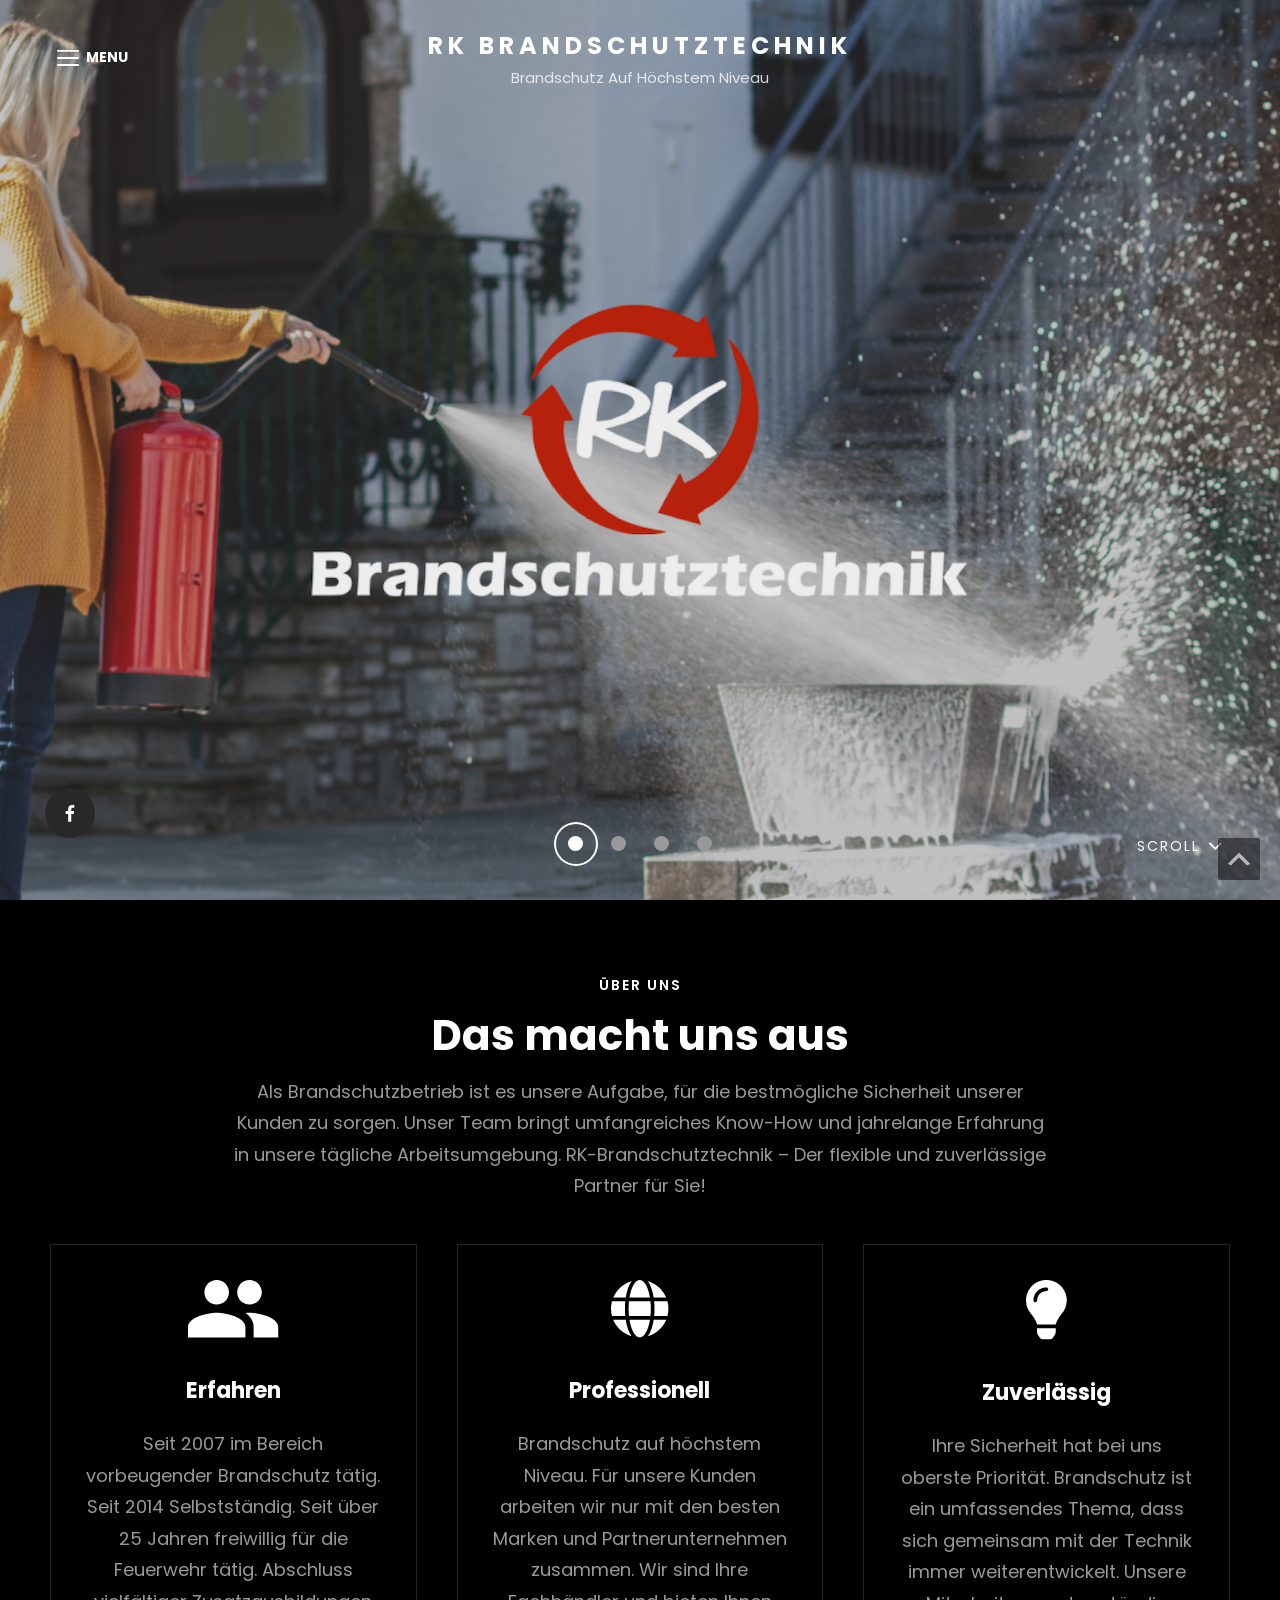
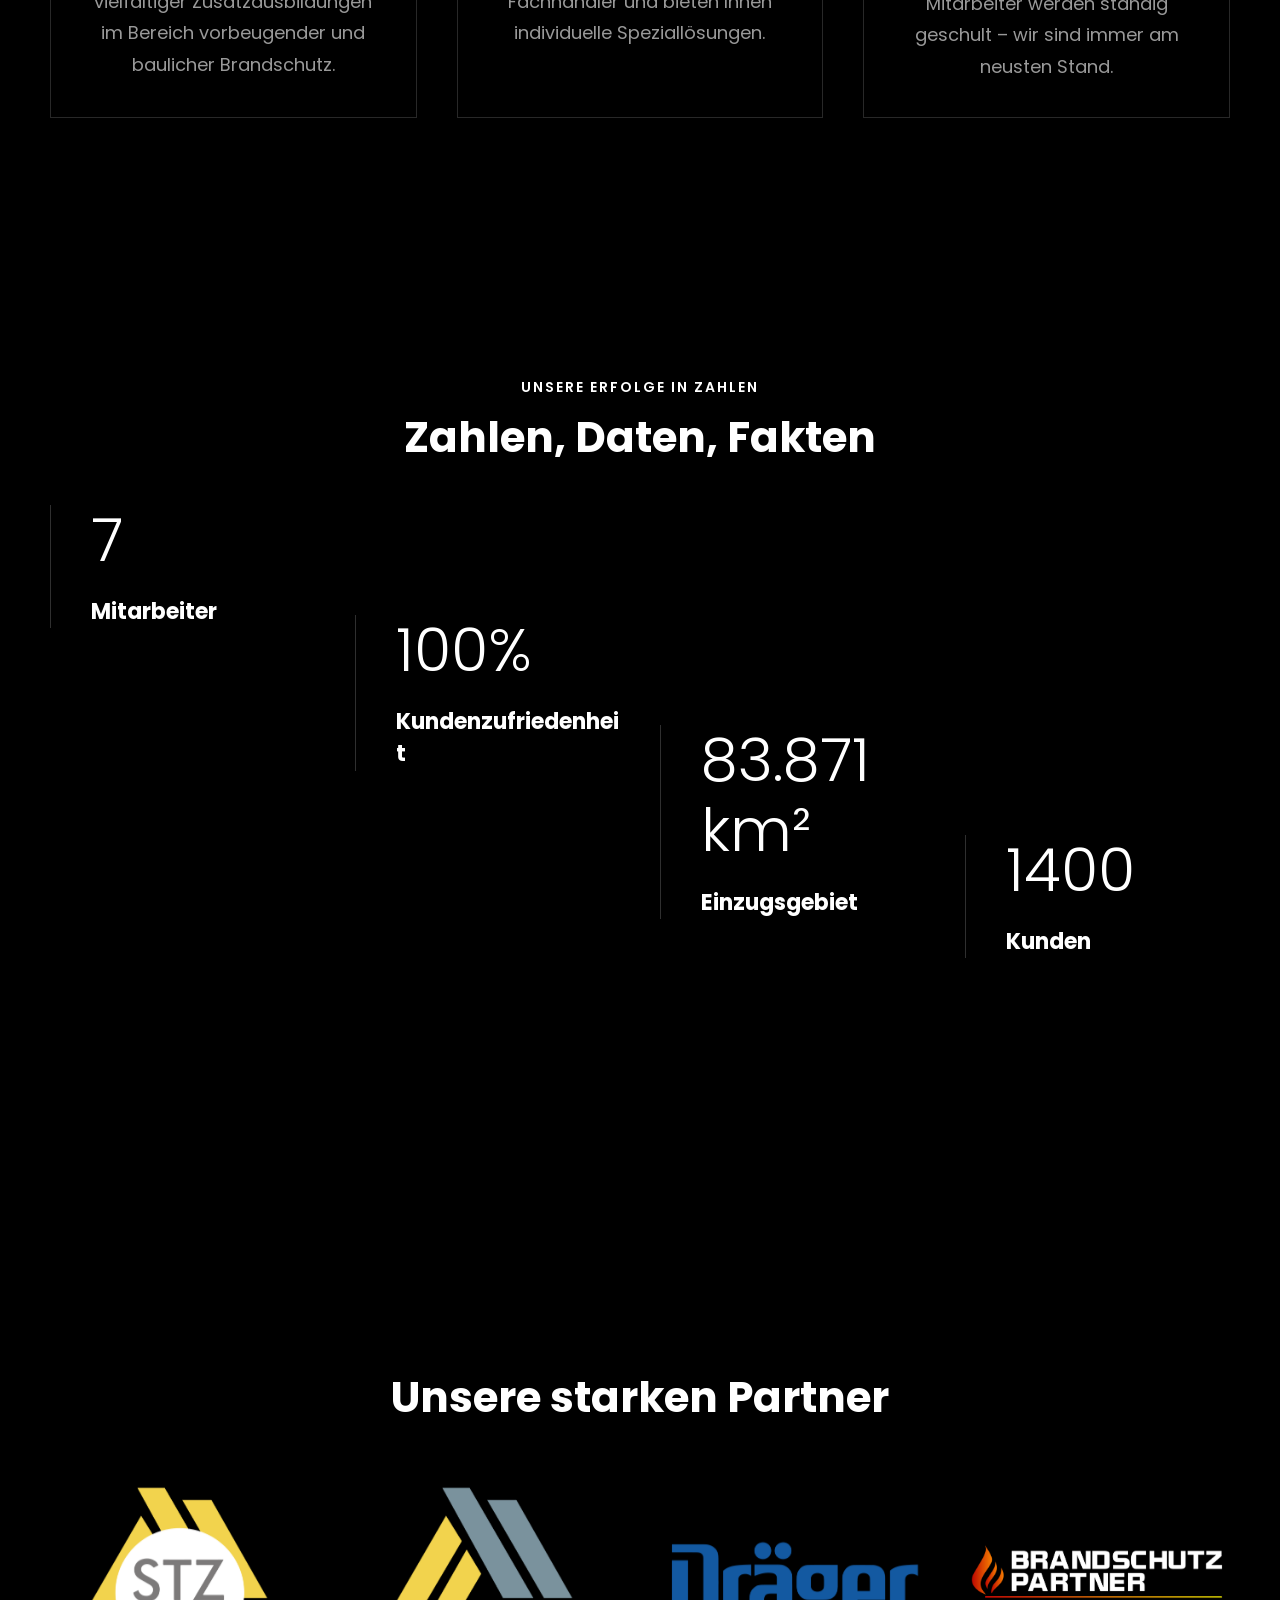
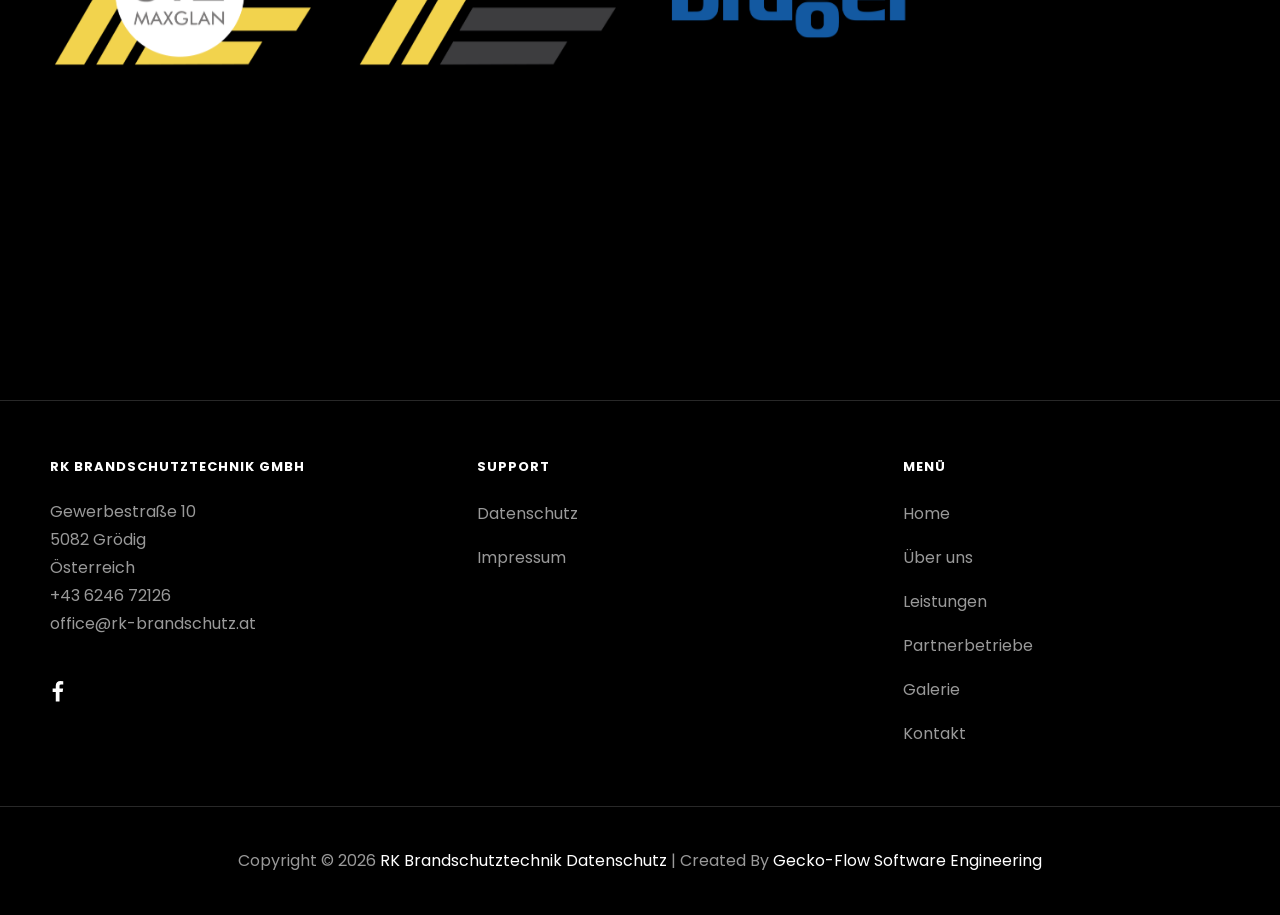
<file: index.html>
<!doctype html>
<html lang="de">
<head>
	<meta charset="UTF-8">
	<meta name="viewport" content="width=device-width, initial-scale=1">
	<title>RK Brandschutztechnik &#8211; Brandschutz auf höchstem Niveau</title>
	<meta name="robots" content="max-image-preview:large">
	<link rel="canonical" href="https://www.rk-brandschutz.at/">
	<link rel="stylesheet" href="./assets/css/wp-core.css">
	<link rel="stylesheet" href="./assets/css/dashicons.min.css">
	<link rel="stylesheet" href="./assets/css/scroll-to-top.css">
	<link rel="stylesheet" href="./assets/css/fonts.css">
	<link rel="stylesheet" href="./assets/css/style.css">
	<link rel="stylesheet" href="./assets/css/blocks.css">
	<link rel="stylesheet" href="./assets/css/theme-custom.css">
	<link rel="stylesheet" href="./assets/css/owl.carousel.min.css">
	<link rel="stylesheet" href="./assets/css/owl.theme.default.min.css">
	<script src="./assets/js/jquery.min.js"></script>
	<script src="./assets/js/jquery-migrate.min.js"></script>
	<script src="./assets/js/config.js"></script>
	<script src="./assets/js/scroll-to-top.js"></script>
</head>

<body class="home blog wp-embed-responsive wp-theme-scapeshot-pro group-blog hfeed fluid-layout navigation-full-screen no-sidebar full-width-layout excerpt color-scheme-default absolute-header has-social-floating">



	<div id="page" class="site">
		<a class="skip-link screen-reader-text" href="#content">Skip to content</a>

		<header id="masthead" class="site-header">
			<div class="site-header-main">

				<div class="header-blank"></div>
				<div class="wrapper">


<div class="site-branding">

	<div class="site-identity">
		<p class="site-title"><a href="./" rel="home">RK Brandschutztechnik</a></p>

					<p class="site-description">Brandschutz auf höchstem Niveau</p>
			</div><!-- .site-branding-text-->
</div><!-- .site-branding -->

					<div id="fullscreen-site-header-menu" class="fullscreen-site-header-menu">
	<div class="fullscreen-menu-wrapper">
		<div class="fullscreen-menu-toggle-wrapper">
			<button id="fullscreen-menu-toggle"  class="fullscreen-menu-toggle" aria-controls="fullscreen-menu" aria-expanded="false"><svg class="icon icon-menu" aria-hidden="true" role="img"> <use href="#icon-menu" xlink:href="#icon-menu"></use> </svg><svg class="icon icon-cancel" aria-hidden="true" role="img"> <use href="#icon-cancel" xlink:href="#icon-cancel"></use> </svg><span class="menu-label">Menu</span></button>
		</div><!-- .menu-toggle-wrapper -->

		<div class="fullscreen-menu-inside-wrapper">

<div class="site-branding">

	<div class="site-identity">
		<p class="site-title"><a href="./" rel="home">RK Brandschutztechnik</a></p>

					<p class="site-description">Brandschutz auf höchstem Niveau</p>
			</div><!-- .site-branding-text-->
</div><!-- .site-branding -->

			<div class="fullscreen-menu-inside-container">

								<div id="fullscreen-menu-left-wrap" class="menu-wrapper">
											<nav id="site-navigation" class="main-navigation" role="navigation" aria-label="Primary Menu">
							<ul id="primary-menu" class="menu nav-menu"><li id="menu-item-21" class="menu-item menu-item-type-post_type menu-item-object-page menu-item-21"><a href="./home/">Home</a></li>
<li id="menu-item-73" class="menu-item menu-item-type-post_type menu-item-object-page menu-item-73"><a href="./ueber-uns/">Über uns</a></li>
<li id="menu-item-63" class="menu-item menu-item-type-post_type menu-item-object-page menu-item-63"><a href="./leistungen/">Leistungen</a></li>
<li id="menu-item-148" class="menu-item menu-item-type-post_type menu-item-object-page menu-item-148"><a href="./partnerbetriebe/">Partnerbetriebe</a></li>
<li id="menu-item-16369" class="menu-item menu-item-type-post_type menu-item-object-page menu-item-16369"><a href="./gallery/">Galerie</a></li>
<li id="menu-item-72" class="menu-item menu-item-type-post_type menu-item-object-page menu-item-72"><a href="./kontakt/">Kontakt</a></li>
</ul>						</nav><!-- .main-navigation -->
									</div><!-- #fullscreen-menu-left-wrap -->

								<div id="fullscreen-menu-right-wrap">

										<div id="social-menu-wrapper" class="menu-wrapper">
						<nav class="social-navigation" role="navigation" aria-label="Social Menu">
	<div class="menu-social-container"><ul id="menu-social" class="social-links-menu"><li id="menu-item-5464" class="menu-item menu-item-type-custom menu-item-object-custom menu-item-5464"><a target="_blank" href="https://www.facebook.com/profile.php?id=100063628864035"><span class="screen-reader-text">facebook</span><svg class="icon icon-facebook" aria-hidden="true" role="img"> <use href="#icon-facebook" xlink:href="#icon-facebook"></use> </svg></a></li>
</ul></div></nav><!-- .social-navigation -->
					</div><!-- .menu-wrapper -->

										<div class="full-screen-text-wrapper">
													<h2>RK Brandschutztechnik GmbH</h2>

													<p>Gewerbestraße 10<br />
5082 Grödig<br />
Österreich</p>
											</div><!-- .full-screen-text-wrapper -->
									</div><!-- #fullscreen-menu-right-wrap -->
							</div><!-- .fullscreen-menu-inside-container -->
		</div><!-- .fullscreen-menu-inside-wrapper -->
	</div><!-- .fullscreen-menu-wrapper -->
</div><!-- .fullscreen-site-header-menu -->


<div class="site-branding">

	<div class="site-identity">
					<h1 class="site-title"><a href="./" rel="home">RK Brandschutztechnik</a></h1>
					<p class="site-description">Brandschutz auf höchstem Niveau</p>
			</div><!-- .site-branding-text-->
</div><!-- .site-branding -->

											<div class="header-right-wrapper"></div><!-- .header-right-wrapper -->
										</div><!-- .wrapper -->
			</div><!-- .site-header-main -->
		</header><!-- #masthead -->

			<div id="floating-social" class="floating-social">
		<nav class="social-navigation" role="navigation" aria-label="Social Menu">
			<div class="menu-social-container"><ul id="menu-social-1" class="social-links-menu"><li class="menu-item menu-item-type-custom menu-item-object-custom menu-item-5464"><a target="_blank" href="https://www.facebook.com/profile.php?id=100063628864035"><span class="screen-reader-text">facebook</span><svg class="icon icon-facebook" aria-hidden="true" role="img"> <use href="#icon-facebook" xlink:href="#icon-facebook"></use> </svg></a></li>
</ul></div>		</nav><!-- .social-navigation -->
	</div><!--  .floating-social  -->


<div id="feature-slider-section" class="section">
	<div class="wrapper section-content-wrapper feature-slider-wrapper">
		<div class="main-slider owl-carousel">

		<article class="image-slides hentry slider-image images-1 slides text-align-left content-align-right">
			<div class="hentry-inner">
				<div class="post-thumbnail">
					<a href="" title=" "target="_self">
						<img src="./assets/uploads/2023/03/Hintergrundbild_RK_Brandschutz-1.png" class="wp-post-image" alt="">
					</a>
				</div>
				<div class="entry-container"><div class="content-wrapper"><header class="entry-header"><h2 class="entry-title"></h2></header></div><!-- .content-wrapper --></div><!-- .entry-container -->
			</div><!-- .hentry-inner -->
		</article><!-- .slides -->
		<article class="image-slides hentry slider-image images-2 slides text-align-left content-align-right">
			<div class="hentry-inner">
				<div class="post-thumbnail">
					<a href="" title=" "target="_self">
						<img src="./assets/uploads/2023/03/IMG_2631-scaled.jpg" class="wp-post-image" alt="">
					</a>
				</div>
				<div class="entry-container"><div class="content-wrapper"><header class="entry-header"><h2 class="entry-title"></h2></header></div><!-- .content-wrapper --></div><!-- .entry-container -->
			</div><!-- .hentry-inner -->
		</article><!-- .slides -->
		<article class="image-slides hentry slider-image images-3 slides text-align-left content-align-right">
			<div class="hentry-inner">
				<div class="post-thumbnail">
					<a href="" title=" "target="_self">
						<img src="./assets/uploads/2023/02/IMG_2506-scaled.jpg" class="wp-post-image" alt="">
					</a>
				</div>
				<div class="entry-container"><div class="content-wrapper"><header class="entry-header"><h2 class="entry-title"></h2></header></div><!-- .content-wrapper --></div><!-- .entry-container -->
			</div><!-- .hentry-inner -->
		</article><!-- .slides -->
		<article class="image-slides hentry slider-image images-4 slides text-align-left content-align-right">
			<div class="hentry-inner">
				<div class="post-thumbnail">
					<a href="" title=" "target="_self">
						<img src="./assets/uploads/2023/03/IMG_2530-scaled.jpg" class="wp-post-image" alt="">
					</a>
				</div>
				<div class="entry-container"><div class="content-wrapper"><header class="entry-header"><h2 class="entry-title"></h2></header></div><!-- .content-wrapper --></div><!-- .entry-container -->
			</div><!-- .hentry-inner -->
		</article><!-- .slides -->		</div><!-- .main-slider -->

					<div class="scroll-down">
				<span>Scroll</span>
				<svg class="icon icon-angle-down" aria-hidden="true" role="img"> <use href="#icon-angle-down" xlink:href="#icon-angle-down"></use> </svg>			</div><!-- .scroll-down -->
			</div><!-- .wrapper -->
</div><!-- #feature-slider -->



<div id="services-section" class="services-section section style-one">
	<div class="wrapper">
				<div class="section-heading-wrapper">
			<div class="heading-left">
									<div class="section-subtitle">Über uns </div>

									<div class="section-title-wrapper">
						<h2 class="section-title">Das macht uns aus</h2>
					</div><!-- .page-title-wrapper -->
							</div>

							<div class="section-description">
					<p>Als Brandschutzbetrieb ist es unsere Aufgabe, für die bestmögliche Sicherheit unserer Kunden zu sorgen. Unser Team bringt umfangreiches Know-How und jahrelange Erfahrung in unsere tägliche Arbeitsumgebung. RK-Brandschutztechnik – Der flexible und zuverlässige Partner für Sie!</p>
				</div><!-- .section-description-wrapper -->
					</div><!-- .section-heading-wrapper -->


		<div class="section-content-wrapper services-content-wrapper layout-three">


	<article id="services-post-1" class="hentry"> <div class="hentry-inner">
		<div class="post-thumbnail">
		<a target="_self">
			<img src="./assets/uploads/2019/11/Icon-material-people.png" class="wp-post-image" alt="Erfahren" title="Erfahren">
		</a></div>
			<div class="entry-container">
				<header class="entry-header">
					<h2 class="entry-title">
						<a rel="bookmark" target="_self">Erfahren</a>
					</h2></header><div class="entry-summary">Seit 2007 im Bereich vorbeugender Brandschutz tätig. Seit 2014 Selbstständig. Seit über 25 Jahren freiwillig für die Feuerwehr tätig. Abschluss vielfältiger Zusatzausbildungen im Bereich vorbeugender und baulicher Brandschutz.</div><!-- .entry-summary -->
			</div><!-- .entry-container -->
		</div>
	</article><!-- .services-post-1 -->
	<article id="services-post-2" class="hentry"> <div class="hentry-inner">
		<div class="post-thumbnail">
		<a target="_self">
			<img src="./assets/uploads/2019/11/Icon-awesome-globe.png" class="wp-post-image" alt="Professionell" title="Professionell">
		</a></div>
			<div class="entry-container">
				<header class="entry-header">
					<h2 class="entry-title">
						<a rel="bookmark" target="_self">Professionell</a>
					</h2></header><div class="entry-summary">Brandschutz auf höchstem Niveau. Für unsere Kunden arbeiten wir nur mit den besten Marken und Partnerunternehmen zusammen. Wir sind Ihre Fachhändler und bieten Ihnen individuelle Speziallösungen.</div><!-- .entry-summary -->
			</div><!-- .entry-container -->
		</div>
	</article><!-- .services-post-2 -->
	<article id="services-post-3" class="hentry"> <div class="hentry-inner">
		<div class="post-thumbnail">
		<a target="_self">
			<img src="./assets/uploads/2019/11/Icon-awesome-lightbulb.png" class="wp-post-image" alt="Zuverlässig" title="Zuverlässig">
		</a></div>
			<div class="entry-container">
				<header class="entry-header">
					<h2 class="entry-title">
						<a rel="bookmark" target="_self">Zuverlässig</a>
					</h2></header><div class="entry-summary">Ihre Sicherheit hat bei uns oberste Priorität. Brandschutz ist ein umfassendes Thema, dass sich gemeinsam mit der Technik immer weiterentwickelt. Unsere Mitarbeiter werden ständig geschult – wir sind immer am neusten Stand.</div><!-- .entry-summary -->
			</div><!-- .entry-container -->
		</div>
	</article><!-- .services-post-3 -->		</div><!-- .services-wrapper -->
	</div><!-- .wrapper -->
</div><!-- #services-section -->












<div id="stats-section" class="stats-section section style-three">
	<div class="wrapper">
		<div class="stats-content-area">
					<div class="section-heading-wrapper">
			<div class="heading-left">
									<div class="section-subtitle">Unsere Erfolge in Zahlen </div>

									<div class="section-title-wrapper">
						<h2 class="section-title">Zahlen, Daten, Fakten</h2>
					</div><!-- .page-title-wrapper -->
							</div>

					</div><!-- .section-heading-wrapper -->


			<div class="section-content-wrapper stats-content-wrapper layout-four">


	<article id="stats-post-1" class="hentry"><div class="hentry-inner"><div class="sub-title">7</div>
		<div class="entry-container-wrap">
			<div class="entry-container">
					<header class="entry-header">
					<h2 class="entry-title">
						<a href="#" rel="bookmark" target="_self">Mitarbeiter</a>
					</h2></header>
			</div><!-- .entry-container -->
			</div>
		</div>
	</article><!-- .stats-post-1 -->
	<article id="stats-post-2" class="hentry"><div class="hentry-inner"><div class="sub-title">100%</div>
		<div class="entry-container-wrap">
			<div class="entry-container">
					<header class="entry-header">
					<h2 class="entry-title">
						<a href="#" rel="bookmark" target="_self">Kundenzufriedenheit</a>
					</h2></header>
			</div><!-- .entry-container -->
			</div>
		</div>
	</article><!-- .stats-post-2 -->
	<article id="stats-post-3" class="hentry"><div class="hentry-inner"><div class="sub-title">83.871 km²</div>
		<div class="entry-container-wrap">
			<div class="entry-container">
					<header class="entry-header">
					<h2 class="entry-title">
						<a href="#" rel="bookmark" target="_self">Einzugsgebiet</a>
					</h2></header>
			</div><!-- .entry-container -->
			</div>
		</div>
	</article><!-- .stats-post-3 -->
	<article id="stats-post-4" class="hentry"><div class="hentry-inner"><div class="sub-title">1400</div>
		<div class="entry-container-wrap">
			<div class="entry-container">
					<header class="entry-header">
					<h2 class="entry-title">
						<a href="#" rel="bookmark" target="_self">Kunden</a>
					</h2></header>
			</div><!-- .entry-container -->
			</div>
		</div>
	</article><!-- .stats-post-4 -->

			</div><!-- .section-content-wrapper -->
		</div><!-- .stats-content-area -->
	</div><!-- .wrapper -->
</div><!-- #stats-section -->
<div id="logo-slider-section" class="logo-slider-section section scapeshot-section style-one">
	<div class="wrapper">
				<div class="section-heading-wrapper">


									<div class="section-title-wrapper">
						<h2 class="section-title">Unsere starken Partner</h2>
					</div><!-- .page-title-wrapper -->





					</div><!-- .section-heading-wrapper -->

		<div class="section-content-wrapper logo-slider-content-wrapper owl-carousel">

		<article class="image-slides hentry logo_slider-image images-1 slides">
			<div class="hentry-inner">
				<div class="post-thumbnail">
					<a href="https://www.haiml-sfk.com" title=" "target="_blank">
						<img src="./assets/uploads/2023/03/RK_Brandschutz-Partnerlogo-3.png" class="wp-post-image" alt="">
					</a>
				</div>
				<div class="entry-container"><header class="entry-header"><h2 class="entry-title"><a title="" href="https://www.haiml-sfk.com" target="_blank"><span></span></a></h2></header></div><!-- .entry-container -->
			</div><!-- .hentry-inner -->
		</article><!-- .slides -->
		<article class="image-slides hentry logo_slider-image images-2 slides">
			<div class="hentry-inner">
				<div class="post-thumbnail">
					<a href="https://www.haiml-sfk.com" title=" "target="_blank">
						<img src="./assets/uploads/2023/03/RK_Brandschutz-Partner-Logo1.png" class="wp-post-image" alt="">
					</a>
				</div>
				<div class="entry-container"><header class="entry-header"><h2 class="entry-title"><a title="" href="https://www.haiml-sfk.com" target="_blank"><span></span></a></h2></header></div><!-- .entry-container -->
			</div><!-- .hentry-inner -->
		</article><!-- .slides -->
		<article class="image-slides hentry logo_slider-image images-3 slides">
			<div class="hentry-inner">
				<div class="post-thumbnail">
					<a href="https://www.draeger.com/de_at/Home" title=" "target="_blank">
						<img src="./assets/uploads/2023/03/RK_Brandschutz-Logo-Draeger.png" class="wp-post-image" alt="">
					</a>
				</div>
				<div class="entry-container"><header class="entry-header"><h2 class="entry-title"><a title="" href="https://www.draeger.com/de_at/Home" target="_blank"><span></span></a></h2></header></div><!-- .entry-container -->
			</div><!-- .hentry-inner -->
		</article><!-- .slides -->
		<article class="image-slides hentry logo_slider-image images-4 slides">
			<div class="hentry-inner">
				<div class="post-thumbnail">
					<a href="http://brandschutz-partner.at" title=" "target="_blank">
						<img src="./assets/uploads/2023/03/Brandschutzpartner_2.png" class="wp-post-image" alt="">
					</a>
				</div>
				<div class="entry-container"><header class="entry-header"><h2 class="entry-title"><a title="" href="http://brandschutz-partner.at" target="_blank"><span></span></a></h2></header></div><!-- .entry-container -->
			</div><!-- .hentry-inner -->
		</article><!-- .slides -->
		<article class="image-slides hentry logo_slider-image images-5 slides">
			<div class="hentry-inner">
				<div class="post-thumbnail">
					<a href="" title=" "target="_self">
						<img src="./assets/uploads/2023/03/M_Feuerschutz-Kopie.png" class="wp-post-image" alt="">
					</a>
				</div>
				<div class="entry-container"><header class="entry-header"><h2 class="entry-title"><span></span></h2></header></div><!-- .entry-container -->
			</div><!-- .hentry-inner -->
		</article><!-- .slides -->		</div><!-- .section-content-wrapper  -->
	</div><!-- .wrapper -->
</div><!-- #second-section -->

	<footer id="colophon" class="site-footer">



<aside class="widget-area footer-widget-area three" role="complementary">
	<div class="wrapper">
					<div class="widget-column footer-widget-1">
				<section id="custom_html-1" class="widget_text widget widget_custom_html"><h2 class="widget-title">RK Brandschutztechnik GmbH</h2><div class="textwidget custom-html-widget"><p>
Gewerbestraße 10 <br>
5082 Grödig <br>
Österreich <br>
+43 6246 72126 <br>
office@rk-brandschutz.at
</p></div></section><section id="ct-social-1" class="widget ct-social-widget ctsocialwidget social-navigation"><div class="menu-social-container"><ul id="menu-social-2" class="social-links-menu"><li class="menu-item menu-item-type-custom menu-item-object-custom menu-item-5464"><a target="_blank" href="https://www.facebook.com/profile.php?id=100063628864035"><span class="screen-reader-text">facebook</span><svg class="icon icon-facebook" aria-hidden="true" role="img"> <use href="#icon-facebook" xlink:href="#icon-facebook"></use> </svg></a></li>
</ul></div></section>			</div><!-- .widget-area -->

					<div class="widget-column footer-widget-2">
				<section id="nav_menu-1" class="widget widget_nav_menu"><h2 class="widget-title">Support</h2><div class="menu-secondary-menu-container"><ul id="menu-secondary-menu" class="menu"><li id="menu-item-16472" class="menu-item menu-item-type-post_type menu-item-object-page menu-item-privacy-policy menu-item-16472"><a rel="privacy-policy" href="./datenschutz/">Datenschutz</a></li>
<li id="menu-item-16473" class="menu-item menu-item-type-post_type menu-item-object-page menu-item-16473"><a href="./impressum/">Impressum</a></li>
</ul></div></section>			</div><!-- .widget-area -->

					<div class="widget-column footer-widget-3">
				<section id="nav_menu-2" class="widget widget_nav_menu"><h2 class="widget-title">Menü</h2><div class="menu-footer-navigation-container"><ul id="menu-footer-navigation" class="menu"><li id="menu-item-16476" class="menu-item menu-item-type-post_type menu-item-object-page menu-item-16476"><a href="./home/">Home</a></li>
<li id="menu-item-16478" class="menu-item menu-item-type-post_type menu-item-object-page menu-item-16478"><a href="./ueber-uns/">Über uns</a></li>
<li id="menu-item-16477" class="menu-item menu-item-type-post_type menu-item-object-page menu-item-16477"><a href="./leistungen/">Leistungen</a></li>
<li id="menu-item-16837" class="menu-item menu-item-type-post_type menu-item-object-page menu-item-16837"><a href="./partnerbetriebe/">Partnerbetriebe</a></li>
<li id="menu-item-16838" class="menu-item menu-item-type-post_type menu-item-object-page menu-item-16838"><a href="./gallery/">Galerie</a></li>
<li id="menu-item-16839" class="menu-item menu-item-type-post_type menu-item-object-page menu-item-16839"><a href="./kontakt/">Kontakt</a></li>
</ul></div></section>			</div><!-- .widget-area -->



	</div><!-- .footer-widgets-wrapper -->
</aside><!-- .footer-widgets -->


		<div id="site-generator" class="one">



<div class="site-info">Copyright © <span class="js-current-year">2026</span> <a href="./">RK Brandschutztechnik</a> <a class="privacy-policy-link" href="./datenschutz/" rel="privacy-policy">Datenschutz</a><span class="sep"> | </span>Created by <a target="_blank" href="https://www.gecko-flow.at">gecko-flow software engineering</a></div><!-- .site-info -->		</div><!-- #site-generator -->
	</footer><!-- #colophon -->


</div><!-- #page -->

<span id="cwt_to_top_scrollup" class="dashicons dashicons-arrow-up-alt2"><span class="screen-reader-text">Scroll Up</span></span><script src="./assets/js/skip-link-focus-fix.min.js"></script>
<script src="./assets/js/owl.carousel.min.js"></script>
<script src="./assets/js/jquery.matchHeight.min.js"></script>
<script src="./assets/js/functions.min.js"></script>
<svg style="position: absolute; width: 0; height: 0; overflow: hidden;" version="1.1" xmlns="http://www.w3.org/2000/svg" xmlns:xlink="http://www.w3.org/1999/xlink">
<defs>
<symbol id="icon-behance" viewBox="0 0 37 32">
<path class="path1" d="M33 6.054h-9.125v2.214h9.125v-2.214zM28.5 13.661q-1.607 0-2.607 0.938t-1.107 2.545h7.286q-0.321-3.482-3.571-3.482zM28.786 24.107q1.125 0 2.179-0.571t1.357-1.554h3.946q-1.786 5.482-7.625 5.482-3.821 0-6.080-2.357t-2.259-6.196q0-3.714 2.33-6.17t6.009-2.455q2.464 0 4.295 1.214t2.732 3.196 0.902 4.429q0 0.304-0.036 0.839h-11.75q0 1.982 1.027 3.063t2.973 1.080zM4.946 23.214h5.286q3.661 0 3.661-2.982 0-3.214-3.554-3.214h-5.393v6.196zM4.946 13.625h5.018q1.393 0 2.205-0.652t0.813-2.027q0-2.571-3.393-2.571h-4.643v5.25zM0 4.536h10.607q1.554 0 2.768 0.25t2.259 0.848 1.607 1.723 0.563 2.75q0 3.232-3.071 4.696 2.036 0.571 3.071 2.054t1.036 3.643q0 1.339-0.438 2.438t-1.179 1.848-1.759 1.268-2.161 0.75-2.393 0.232h-10.911v-22.5z"></path>
</symbol>

<symbol id="icon-deviantart" viewBox="0 0 18 32">
<path class="path1" d="M18.286 5.411l-5.411 10.393 0.429 0.554h4.982v7.411h-9.054l-0.786 0.536-2.536 4.875-0.536 0.536h-5.375v-5.411l5.411-10.411-0.429-0.536h-4.982v-7.411h9.054l0.786-0.536 2.536-4.875 0.536-0.536h5.375v5.411z"></path>
</symbol>

<symbol id="icon-discord" viewBox="0 0 640 512">
<path d="M524.531,69.836a1.5,1.5,0,0,0-.764-.7A485.065,485.065,0,0,0,404.081,32.03a1.816,1.816,0,0,0-1.923.91,337.461,337.461,0,0,0-14.9,30.6,447.848,447.848,0,0,0-134.426,0,309.541,309.541,0,0,0-15.135-30.6,1.89,1.89,0,0,0-1.924-.91A483.689,483.689,0,0,0,116.085,69.137a1.712,1.712,0,0,0-.788.676C39.068,183.651,18.186,294.69,28.43,404.354a2.016,2.016,0,0,0,.765,1.375A487.666,487.666,0,0,0,176.02,479.918a1.9,1.9,0,0,0,2.063-.676A348.2,348.2,0,0,0,208.12,430.4a1.86,1.86,0,0,0-1.019-2.588,321.173,321.173,0,0,1-45.868-21.853,1.885,1.885,0,0,1-.185-3.126c3.082-2.309,6.166-4.711,9.109-7.137a1.819,1.819,0,0,1,1.9-.256c96.229,43.917,200.41,43.917,295.5,0a1.812,1.812,0,0,1,1.924.233c2.944,2.426,6.027,4.851,9.132,7.16a1.884,1.884,0,0,1-.162,3.126,301.407,301.407,0,0,1-45.89,21.83,1.875,1.875,0,0,0-1,2.611,391.055,391.055,0,0,0,30.014,48.815,1.864,1.864,0,0,0,2.063.7A486.048,486.048,0,0,0,610.7,405.729a1.882,1.882,0,0,0,.765-1.352C623.729,277.594,590.933,167.465,524.531,69.836ZM222.491,337.58c-28.972,0-52.844-26.587-52.844-59.239S193.056,219.1,222.491,219.1c29.665,0,53.306,26.82,52.843,59.239C275.334,310.993,251.924,337.58,222.491,337.58Zm195.38,0c-28.971,0-52.843-26.587-52.843-59.239S388.437,219.1,417.871,219.1c29.667,0,53.307,26.82,52.844,59.239C470.715,310.993,447.538,337.58,417.871,337.58Z"/></symbol>

<symbol id="icon-medium" viewBox="0 0 32 32">
<path class="path1" d="M10.661 7.518v20.946q0 0.446-0.223 0.759t-0.652 0.313q-0.304 0-0.589-0.143l-8.304-4.161q-0.375-0.179-0.634-0.598t-0.259-0.83v-20.357q0-0.357 0.179-0.607t0.518-0.25q0.25 0 0.786 0.268l9.125 4.571q0.054 0.054 0.054 0.089zM11.804 9.321l9.536 15.464-9.536-4.75v-10.714zM32 9.643v18.821q0 0.446-0.25 0.723t-0.679 0.277-0.839-0.232l-7.875-3.929zM31.946 7.5q0 0.054-4.58 7.491t-5.366 8.705l-6.964-11.321 5.786-9.411q0.304-0.5 0.929-0.5 0.25 0 0.464 0.107l9.661 4.821q0.071 0.036 0.071 0.107z"></path>
</symbol>

<symbol id="icon-slideshare" viewBox="0 0 32 32">
<path class="path1" d="M15.589 13.214q0 1.482-1.134 2.545t-2.723 1.063-2.723-1.063-1.134-2.545q0-1.5 1.134-2.554t2.723-1.054 2.723 1.054 1.134 2.554zM24.554 13.214q0 1.482-1.125 2.545t-2.732 1.063q-1.589 0-2.723-1.063t-1.134-2.545q0-1.5 1.134-2.554t2.723-1.054q1.607 0 2.732 1.054t1.125 2.554zM28.571 16.429v-11.911q0-1.554-0.571-2.205t-1.982-0.652h-19.857q-1.482 0-2.009 0.607t-0.527 2.25v12.018q0.768 0.411 1.58 0.714t1.446 0.5 1.446 0.33 1.268 0.196 1.25 0.071 1.045 0.009 1.009-0.036 0.795-0.036q1.214-0.018 1.696 0.482 0.107 0.107 0.179 0.161 0.464 0.446 1.089 0.911 0.125-1.625 2.107-1.554 0.089 0 0.652 0.027t0.768 0.036 0.813 0.018 0.946-0.018 0.973-0.080 1.089-0.152 1.107-0.241 1.196-0.348 1.205-0.482 1.286-0.616zM31.482 16.339q-2.161 2.661-6.643 4.5 1.5 5.089-0.411 8.304-1.179 2.018-3.268 2.643-1.857 0.571-3.25-0.268-1.536-0.911-1.464-2.929l-0.018-5.821v-0.018q-0.143-0.036-0.438-0.107t-0.42-0.089l-0.018 6.036q0.071 2.036-1.482 2.929-1.411 0.839-3.268 0.268-2.089-0.643-3.25-2.679-1.875-3.214-0.393-8.268-4.482-1.839-6.643-4.5-0.446-0.661-0.071-1.125t1.071 0.018q0.054 0.036 0.196 0.125t0.196 0.143v-12.393q0-1.286 0.839-2.196t2.036-0.911h22.446q1.196 0 2.036 0.911t0.839 2.196v12.393l0.375-0.268q0.696-0.482 1.071-0.018t-0.071 1.125z"></path>
</symbol>

<symbol id="icon-snapchat-ghost" viewBox="0 0 30 32">
<path class="path1" d="M15.143 2.286q2.393-0.018 4.295 1.223t2.92 3.438q0.482 1.036 0.482 3.196 0 0.839-0.161 3.411 0.25 0.125 0.5 0.125 0.321 0 0.911-0.241t0.911-0.241q0.518 0 1 0.321t0.482 0.821q0 0.571-0.563 0.964t-1.232 0.563-1.232 0.518-0.563 0.848q0 0.268 0.214 0.768 0.661 1.464 1.83 2.679t2.58 1.804q0.5 0.214 1.429 0.411 0.5 0.107 0.5 0.625 0 1.25-3.911 1.839-0.125 0.196-0.196 0.696t-0.25 0.83-0.589 0.33q-0.357 0-1.107-0.116t-1.143-0.116q-0.661 0-1.107 0.089-0.571 0.089-1.125 0.402t-1.036 0.679-1.036 0.723-1.357 0.598-1.768 0.241q-0.929 0-1.723-0.241t-1.339-0.598-1.027-0.723-1.036-0.679-1.107-0.402q-0.464-0.089-1.125-0.089-0.429 0-1.17 0.134t-1.045 0.134q-0.446 0-0.625-0.33t-0.25-0.848-0.196-0.714q-3.911-0.589-3.911-1.839 0-0.518 0.5-0.625 0.929-0.196 1.429-0.411 1.393-0.571 2.58-1.804t1.83-2.679q0.214-0.5 0.214-0.768 0-0.5-0.563-0.848t-1.241-0.527-1.241-0.563-0.563-0.938q0-0.482 0.464-0.813t0.982-0.33q0.268 0 0.857 0.232t0.946 0.232q0.321 0 0.571-0.125-0.161-2.536-0.161-3.393 0-2.179 0.482-3.214 1.143-2.446 3.071-3.536t4.714-1.125z"></path>
</symbol>

<symbol id="icon-yelp" viewBox="0 0 27 32">
<path class="path1" d="M13.804 23.554v2.268q-0.018 5.214-0.107 5.446-0.214 0.571-0.911 0.714-0.964 0.161-3.241-0.679t-2.902-1.589q-0.232-0.268-0.304-0.643-0.018-0.214 0.071-0.464 0.071-0.179 0.607-0.839t3.232-3.857q0.018 0 1.071-1.25 0.268-0.339 0.705-0.438t0.884 0.063q0.429 0.179 0.67 0.518t0.223 0.75zM11.143 19.071q-0.054 0.982-0.929 1.25l-2.143 0.696q-4.911 1.571-5.214 1.571-0.625-0.036-0.964-0.643-0.214-0.446-0.304-1.339-0.143-1.357 0.018-2.973t0.536-2.223 1-0.571q0.232 0 3.607 1.375 1.25 0.518 2.054 0.839l1.5 0.607q0.411 0.161 0.634 0.545t0.205 0.866zM25.893 24.375q-0.125 0.964-1.634 2.875t-2.42 2.268q-0.661 0.25-1.125-0.125-0.25-0.179-3.286-5.125l-0.839-1.375q-0.25-0.375-0.205-0.821t0.348-0.821q0.625-0.768 1.482-0.464 0.018 0.018 2.125 0.714 3.625 1.179 4.321 1.42t0.839 0.366q0.5 0.393 0.393 1.089zM13.893 13.089q0.089 1.821-0.964 2.179-1.036 0.304-2.036-1.268l-6.75-10.679q-0.143-0.625 0.339-1.107 0.732-0.768 3.705-1.598t4.009-0.563q0.714 0.179 0.875 0.804 0.054 0.321 0.393 5.455t0.429 6.777zM25.714 15.018q0.054 0.696-0.464 1.054-0.268 0.179-5.875 1.536-1.196 0.268-1.625 0.411l0.018-0.036q-0.411 0.107-0.821-0.071t-0.661-0.571q-0.536-0.839 0-1.554 0.018-0.018 1.339-1.821 2.232-3.054 2.679-3.643t0.607-0.696q0.5-0.339 1.161-0.036 0.857 0.411 2.196 2.384t1.446 2.991v0.054z"></path>
</symbol>

<symbol id="icon-vine" viewBox="0 0 27 32">
<path class="path1" d="M26.732 14.768v3.536q-1.804 0.411-3.536 0.411-1.161 2.429-2.955 4.839t-3.241 3.848-2.286 1.902q-1.429 0.804-2.893-0.054-0.5-0.304-1.080-0.777t-1.518-1.491-1.83-2.295-1.92-3.286-1.884-4.357-1.634-5.616-1.259-6.964h5.054q0.464 3.893 1.25 7.116t1.866 5.661 2.17 4.205 2.5 3.482q3.018-3.018 5.125-7.25-2.536-1.286-3.982-3.929t-1.446-5.946q0-3.429 1.857-5.616t5.071-2.188q3.179 0 4.875 1.884t1.696 5.313q0 2.839-1.036 5.107-0.125 0.018-0.348 0.054t-0.821 0.036-1.125-0.107-1.107-0.455-0.902-0.92q0.554-1.839 0.554-3.286 0-1.554-0.518-2.357t-1.411-0.804q-0.946 0-1.518 0.884t-0.571 2.509q0 3.321 1.875 5.241t4.768 1.92q1.107 0 2.161-0.25z"></path>
</symbol>

<symbol id="icon-vk" viewBox="0 0 35 32">
<path class="path1" d="M34.232 9.286q0.411 1.143-2.679 5.25-0.429 0.571-1.161 1.518-1.393 1.786-1.607 2.339-0.304 0.732 0.25 1.446 0.304 0.375 1.446 1.464h0.018l0.071 0.071q2.518 2.339 3.411 3.946 0.054 0.089 0.116 0.223t0.125 0.473-0.009 0.607-0.446 0.491-1.054 0.223l-4.571 0.071q-0.429 0.089-1-0.089t-0.929-0.393l-0.357-0.214q-0.536-0.375-1.25-1.143t-1.223-1.384-1.089-1.036-1.009-0.277q-0.054 0.018-0.143 0.063t-0.304 0.259-0.384 0.527-0.304 0.929-0.116 1.384q0 0.268-0.063 0.491t-0.134 0.33l-0.071 0.089q-0.321 0.339-0.946 0.393h-2.054q-1.268 0.071-2.607-0.295t-2.348-0.946-1.839-1.179-1.259-1.027l-0.446-0.429q-0.179-0.179-0.491-0.536t-1.277-1.625-1.893-2.696-2.188-3.768-2.33-4.857q-0.107-0.286-0.107-0.482t0.054-0.286l0.071-0.107q0.268-0.339 1.018-0.339l4.893-0.036q0.214 0.036 0.411 0.116t0.286 0.152l0.089 0.054q0.286 0.196 0.429 0.571 0.357 0.893 0.821 1.848t0.732 1.455l0.286 0.518q0.518 1.071 1 1.857t0.866 1.223 0.741 0.688 0.607 0.25 0.482-0.089q0.036-0.018 0.089-0.089t0.214-0.393 0.241-0.839 0.17-1.446 0-2.232q-0.036-0.714-0.161-1.304t-0.25-0.821l-0.107-0.214q-0.446-0.607-1.518-0.768-0.232-0.036 0.089-0.429 0.304-0.339 0.679-0.536 0.946-0.464 4.268-0.429 1.464 0.018 2.411 0.232 0.357 0.089 0.598 0.241t0.366 0.429 0.188 0.571 0.063 0.813-0.018 0.982-0.045 1.259-0.027 1.473q0 0.196-0.018 0.75t-0.009 0.857 0.063 0.723 0.205 0.696 0.402 0.438q0.143 0.036 0.304 0.071t0.464-0.196 0.679-0.616 0.929-1.196 1.214-1.92q1.071-1.857 1.911-4.018 0.071-0.179 0.179-0.313t0.196-0.188l0.071-0.054 0.089-0.045t0.232-0.054 0.357-0.009l5.143-0.036q0.696-0.089 1.143 0.045t0.554 0.295z"></path>
</symbol>

<symbol id="icon-search" viewBox="0 0 30 32">
<path class="path1" d="M20.571 14.857q0-3.304-2.348-5.652t-5.652-2.348-5.652 2.348-2.348 5.652 2.348 5.652 5.652 2.348 5.652-2.348 2.348-5.652zM29.714 29.714q0 0.929-0.679 1.607t-1.607 0.679q-0.964 0-1.607-0.679l-6.125-6.107q-3.196 2.214-7.125 2.214-2.554 0-4.884-0.991t-4.018-2.679-2.679-4.018-0.991-4.884 0.991-4.884 2.679-4.018 4.018-2.679 4.884-0.991 4.884 0.991 4.018 2.679 2.679 4.018 0.991 4.884q0 3.929-2.214 7.125l6.125 6.125q0.661 0.661 0.661 1.607z"></path>
</symbol>

<symbol id="icon-envelope-o" viewBox="0 0 1792 1792">
<path d="M1664 1504v-768q-32 36-69 66-268 206-426 338-51 43-83 67t-86.5 48.5-102.5 24.5h-2q-48 0-102.5-24.5t-86.5-48.5-83-67q-158-132-426-338-37-30-69-66v768q0 13 9.5 22.5t22.5 9.5h1472q13 0 22.5-9.5t9.5-22.5zm0-1051v-24.5l-.5-13-3-12.5-5.5-9-9-7.5-14-2.5h-1472q-13 0-22.5 9.5t-9.5 22.5q0 168 147 284 193 152 401 317 6 5 35 29.5t46 37.5 44.5 31.5 50.5 27.5 43 9h2q20 0 43-9t50.5-27.5 44.5-31.5 46-37.5 35-29.5q208-165 401-317 54-43 100.5-115.5t46.5-131.5zm128-37v1088q0 66-47 113t-113 47h-1472q-66 0-113-47t-47-113v-1088q0-66 47-113t113-47h1472q66 0 113 47t47 113z"></path>
</symbol>

<symbol id="icon-close" viewBox="0 0 25 32">
<path class="path1" d="M23.179 23.607q0 0.714-0.5 1.214l-2.429 2.429q-0.5 0.5-1.214 0.5t-1.214-0.5l-5.25-5.25-5.25 5.25q-0.5 0.5-1.214 0.5t-1.214-0.5l-2.429-2.429q-0.5-0.5-0.5-1.214t0.5-1.214l5.25-5.25-5.25-5.25q-0.5-0.5-0.5-1.214t0.5-1.214l2.429-2.429q0.5-0.5 1.214-0.5t1.214 0.5l5.25 5.25 5.25-5.25q0.5-0.5 1.214-0.5t1.214 0.5l2.429 2.429q0.5 0.5 0.5 1.214t-0.5 1.214l-5.25 5.25 5.25 5.25q0.5 0.5 0.5 1.214z"></path>
</symbol>

<symbol id="icon-angle-left" viewBox="0 0 1792 1792">
<path class="path1" d="M1203 544q0 13-10 23l-393 393 393 393q10 10 10 23t-10 23l-50 50q-10 10-23 10t-23-10l-466-466q-10-10-10-23t10-23l466-466q10-10 23-10t23 10l50 50q10 10 10 23z"></path>
</symbol>

<symbol id="icon-angle-right" viewBox="0 0 1792 1792">
<path class="path1" d="M1171 960q0 13-10 23l-466 466q-10 10-23 10t-23-10l-50-50q-10-10-10-23t10-23l393-393-393-393q-10-10-10-23t10-23l50-50q10-10 23-10t23 10l466 466q10 10 10 23z"></path>
</symbol>

<symbol id="icon-angle-down" viewBox="0 0 21 32">
<path class="path1" d="M19.196 13.143q0 0.232-0.179 0.411l-8.321 8.321q-0.179 0.179-0.411 0.179t-0.411-0.179l-8.321-8.321q-0.179-0.179-0.179-0.411t0.179-0.411l0.893-0.893q0.179-0.179 0.411-0.179t0.411 0.179l7.018 7.018 7.018-7.018q0.179-0.179 0.411-0.179t0.411 0.179l0.893 0.893q0.179 0.179 0.179 0.411z"></path>
</symbol>

<symbol id="icon-folder-open" viewBox="0 0 34 32">
<path class="path1" d="M33.554 17q0 0.554-0.554 1.179l-6 7.071q-0.768 0.911-2.152 1.545t-2.563 0.634h-19.429q-0.607 0-1.080-0.232t-0.473-0.768q0-0.554 0.554-1.179l6-7.071q0.768-0.911 2.152-1.545t2.563-0.634h19.429q0.607 0 1.080 0.232t0.473 0.768zM27.429 10.857v2.857h-14.857q-1.679 0-3.518 0.848t-2.929 2.134l-6.107 7.179q0-0.071-0.009-0.223t-0.009-0.223v-17.143q0-1.643 1.179-2.821t2.821-1.179h5.714q1.643 0 2.821 1.179t1.179 2.821v0.571h9.714q1.643 0 2.821 1.179t1.179 2.821z"></path>
</symbol>

<symbol id="icon-twitter" viewBox="0 0 30 32">
<path class="path1" d="M28.929 7.286q-1.196 1.75-2.893 2.982 0.018 0.25 0.018 0.75 0 2.321-0.679 4.634t-2.063 4.437-3.295 3.759-4.607 2.607-5.768 0.973q-4.839 0-8.857-2.589 0.625 0.071 1.393 0.071 4.018 0 7.161-2.464-1.875-0.036-3.357-1.152t-2.036-2.848q0.589 0.089 1.089 0.089 0.768 0 1.518-0.196-2-0.411-3.313-1.991t-1.313-3.67v-0.071q1.214 0.679 2.607 0.732-1.179-0.786-1.875-2.054t-0.696-2.75q0-1.571 0.786-2.911 2.161 2.661 5.259 4.259t6.634 1.777q-0.143-0.679-0.143-1.321 0-2.393 1.688-4.080t4.080-1.688q2.5 0 4.214 1.821 1.946-0.375 3.661-1.393-0.661 2.054-2.536 3.179 1.661-0.179 3.321-0.893z"></path>
</symbol>

<symbol id="icon-x-twitter" viewBox="0 0 512 512">
	<path d="M389.2 48h70.6L305.6 224.2 487 464H345L233.7 318.6 106.5 464H35.8L200.7 275.5 26.8 48H172.4L272.9 180.9 389.2 48zM364.4 421.8h39.1L151.1 88h-42L364.4 421.8z"></path>
</symbol>

<symbol id="icon-facebook" viewBox="0 0 19 32">
<path class="path1" d="M17.125 0.214v4.714h-2.804q-1.536 0-2.071 0.643t-0.536 1.929v3.375h5.232l-0.696 5.286h-4.536v13.554h-5.464v-13.554h-4.554v-5.286h4.554v-3.893q0-3.321 1.857-5.152t4.946-1.83q2.625 0 4.071 0.214z"></path>
</symbol>

<symbol id="icon-github" viewBox="0 0 27 32">
<path class="path1" d="M13.714 2.286q3.732 0 6.884 1.839t4.991 4.991 1.839 6.884q0 4.482-2.616 8.063t-6.759 4.955q-0.482 0.089-0.714-0.125t-0.232-0.536q0-0.054 0.009-1.366t0.009-2.402q0-1.732-0.929-2.536 1.018-0.107 1.83-0.321t1.679-0.696 1.446-1.188 0.946-1.875 0.366-2.688q0-2.125-1.411-3.679 0.661-1.625-0.143-3.643-0.5-0.161-1.446 0.196t-1.643 0.786l-0.679 0.429q-1.661-0.464-3.429-0.464t-3.429 0.464q-0.286-0.196-0.759-0.482t-1.491-0.688-1.518-0.241q-0.804 2.018-0.143 3.643-1.411 1.554-1.411 3.679 0 1.518 0.366 2.679t0.938 1.875 1.438 1.196 1.679 0.696 1.83 0.321q-0.696 0.643-0.875 1.839-0.375 0.179-0.804 0.268t-1.018 0.089-1.17-0.384-0.991-1.116q-0.339-0.571-0.866-0.929t-0.884-0.429l-0.357-0.054q-0.375 0-0.518 0.080t-0.089 0.205 0.161 0.25 0.232 0.214l0.125 0.089q0.393 0.179 0.777 0.679t0.563 0.911l0.179 0.411q0.232 0.679 0.786 1.098t1.196 0.536 1.241 0.125 0.991-0.063l0.411-0.071q0 0.679 0.009 1.58t0.009 0.973q0 0.321-0.232 0.536t-0.714 0.125q-4.143-1.375-6.759-4.955t-2.616-8.063q0-3.732 1.839-6.884t4.991-4.991 6.884-1.839zM5.196 21.982q0.054-0.125-0.125-0.214-0.179-0.054-0.232 0.036-0.054 0.125 0.125 0.214 0.161 0.107 0.232-0.036zM5.75 22.589q0.125-0.089-0.036-0.286-0.179-0.161-0.286-0.054-0.125 0.089 0.036 0.286 0.179 0.179 0.286 0.054zM6.286 23.393q0.161-0.125 0-0.339-0.143-0.232-0.304-0.107-0.161 0.089 0 0.321t0.304 0.125zM7.036 24.143q0.143-0.143-0.071-0.339-0.214-0.214-0.357-0.054-0.161 0.143 0.071 0.339 0.214 0.214 0.357 0.054zM8.054 24.589q0.054-0.196-0.232-0.286-0.268-0.071-0.339 0.125t0.232 0.268q0.268 0.107 0.339-0.107zM9.179 24.679q0-0.232-0.304-0.196-0.286 0-0.286 0.196 0 0.232 0.304 0.196 0.286 0 0.286-0.196zM10.214 24.5q-0.036-0.196-0.321-0.161-0.286 0.054-0.25 0.268t0.321 0.143 0.25-0.25z"></path>
</symbol>

<symbol id="icon-bars" viewBox="0 0 27 32">
<path class="path1" d="M27.429 24v2.286q0 0.464-0.339 0.804t-0.804 0.339h-25.143q-0.464 0-0.804-0.339t-0.339-0.804v-2.286q0-0.464 0.339-0.804t0.804-0.339h25.143q0.464 0 0.804 0.339t0.339 0.804zM27.429 14.857v2.286q0 0.464-0.339 0.804t-0.804 0.339h-25.143q-0.464 0-0.804-0.339t-0.339-0.804v-2.286q0-0.464 0.339-0.804t0.804-0.339h25.143q0.464 0 0.804 0.339t0.339 0.804zM27.429 5.714v2.286q0 0.464-0.339 0.804t-0.804 0.339h-25.143q-0.464 0-0.804-0.339t-0.339-0.804v-2.286q0-0.464 0.339-0.804t0.804-0.339h25.143q0.464 0 0.804 0.339t0.339 0.804z"></path>
</symbol>

<symbol id="icon-google-plus" viewBox="0 0 41 32">
<path class="path1" d="M25.661 16.304q0 3.714-1.554 6.616t-4.429 4.536-6.589 1.634q-2.661 0-5.089-1.036t-4.179-2.786-2.786-4.179-1.036-5.089 1.036-5.089 2.786-4.179 4.179-2.786 5.089-1.036q5.107 0 8.768 3.429l-3.554 3.411q-2.089-2.018-5.214-2.018-2.196 0-4.063 1.107t-2.955 3.009-1.089 4.152 1.089 4.152 2.955 3.009 4.063 1.107q1.482 0 2.723-0.411t2.045-1.027 1.402-1.402 0.875-1.482 0.384-1.321h-7.429v-4.5h12.357q0.214 1.125 0.214 2.179zM41.143 14.125v3.75h-3.732v3.732h-3.75v-3.732h-3.732v-3.75h3.732v-3.732h3.75v3.732h3.732z"></path>
</symbol>

<symbol id="icon-linkedin" viewBox="0 0 27 32">
<path class="path1" d="M6.232 11.161v17.696h-5.893v-17.696h5.893zM6.607 5.696q0.018 1.304-0.902 2.179t-2.42 0.875h-0.036q-1.464 0-2.357-0.875t-0.893-2.179q0-1.321 0.92-2.188t2.402-0.866 2.375 0.866 0.911 2.188zM27.429 18.714v10.143h-5.875v-9.464q0-1.875-0.723-2.938t-2.259-1.063q-1.125 0-1.884 0.616t-1.134 1.527q-0.196 0.536-0.196 1.446v9.875h-5.875q0.036-7.125 0.036-11.554t-0.018-5.286l-0.018-0.857h5.875v2.571h-0.036q0.357-0.571 0.732-1t1.009-0.929 1.554-0.777 2.045-0.277q3.054 0 4.911 2.027t1.857 5.938z"></path>
</symbol>

<symbol id="icon-quote-right" viewBox="0 0 30 32">
<path class="path1" d="M13.714 5.714v12.571q0 1.857-0.723 3.545t-1.955 2.92-2.92 1.955-3.545 0.723h-1.143q-0.464 0-0.804-0.339t-0.339-0.804v-2.286q0-0.464 0.339-0.804t0.804-0.339h1.143q1.893 0 3.232-1.339t1.339-3.232v-0.571q0-0.714-0.5-1.214t-1.214-0.5h-4q-1.429 0-2.429-1t-1-2.429v-6.857q0-1.429 1-2.429t2.429-1h6.857q1.429 0 2.429 1t1 2.429zM29.714 5.714v12.571q0 1.857-0.723 3.545t-1.955 2.92-2.92 1.955-3.545 0.723h-1.143q-0.464 0-0.804-0.339t-0.339-0.804v-2.286q0-0.464 0.339-0.804t0.804-0.339h1.143q1.893 0 3.232-1.339t1.339-3.232v-0.571q0-0.714-0.5-1.214t-1.214-0.5h-4q-1.429 0-2.429-1t-1-2.429v-6.857q0-1.429 1-2.429t2.429-1h6.857q1.429 0 2.429 1t1 2.429z"></path>
</symbol>

<symbol id="icon-mail-reply" viewBox="0 0 32 32">
<path class="path1" d="M32 20q0 2.964-2.268 8.054-0.054 0.125-0.188 0.429t-0.241 0.536-0.232 0.393q-0.214 0.304-0.5 0.304-0.268 0-0.42-0.179t-0.152-0.446q0-0.161 0.045-0.473t0.045-0.42q0.089-1.214 0.089-2.196 0-1.804-0.313-3.232t-0.866-2.473-1.429-1.804-1.884-1.241-2.375-0.759-2.75-0.384-3.134-0.107h-4v4.571q0 0.464-0.339 0.804t-0.804 0.339-0.804-0.339l-9.143-9.143q-0.339-0.339-0.339-0.804t0.339-0.804l9.143-9.143q0.339-0.339 0.804-0.339t0.804 0.339 0.339 0.804v4.571h4q12.732 0 15.625 7.196 0.946 2.393 0.946 5.946z"></path>
</symbol>

<symbol id="icon-youtube" viewBox="0 0 27 32">
<path class="path1" d="M17.339 22.214v3.768q0 1.196-0.696 1.196-0.411 0-0.804-0.393v-5.375q0.393-0.393 0.804-0.393 0.696 0 0.696 1.196zM23.375 22.232v0.821h-1.607v-0.821q0-1.214 0.804-1.214t0.804 1.214zM6.125 18.339h1.911v-1.679h-5.571v1.679h1.875v10.161h1.786v-10.161zM11.268 28.5h1.589v-8.821h-1.589v6.75q-0.536 0.75-1.018 0.75-0.321 0-0.375-0.375-0.018-0.054-0.018-0.625v-6.5h-1.589v6.982q0 0.875 0.143 1.304 0.214 0.661 1.036 0.661 0.857 0 1.821-1.089v0.964zM18.929 25.857v-3.518q0-1.304-0.161-1.768-0.304-1-1.268-1-0.893 0-1.661 0.964v-3.875h-1.589v11.839h1.589v-0.857q0.804 0.982 1.661 0.982 0.964 0 1.268-0.982 0.161-0.482 0.161-1.786zM24.964 25.679v-0.232h-1.625q0 0.911-0.036 1.089-0.125 0.643-0.714 0.643-0.821 0-0.821-1.232v-1.554h3.196v-1.839q0-1.411-0.482-2.071-0.696-0.911-1.893-0.911-1.214 0-1.911 0.911-0.5 0.661-0.5 2.071v3.089q0 1.411 0.518 2.071 0.696 0.911 1.929 0.911 1.286 0 1.929-0.946 0.321-0.482 0.375-0.964 0.036-0.161 0.036-1.036zM14.107 9.375v-3.75q0-1.232-0.768-1.232t-0.768 1.232v3.75q0 1.25 0.768 1.25t0.768-1.25zM26.946 22.786q0 4.179-0.464 6.25-0.25 1.054-1.036 1.768t-1.821 0.821q-3.286 0.375-9.911 0.375t-9.911-0.375q-1.036-0.107-1.83-0.821t-1.027-1.768q-0.464-2-0.464-6.25 0-4.179 0.464-6.25 0.25-1.054 1.036-1.768t1.839-0.839q3.268-0.357 9.893-0.357t9.911 0.357q1.036 0.125 1.83 0.839t1.027 1.768q0.464 2 0.464 6.25zM9.125 0h1.821l-2.161 7.125v4.839h-1.786v-4.839q-0.25-1.321-1.089-3.786-0.661-1.839-1.161-3.339h1.893l1.268 4.696zM15.732 5.946v3.125q0 1.446-0.5 2.107-0.661 0.911-1.893 0.911-1.196 0-1.875-0.911-0.5-0.679-0.5-2.107v-3.125q0-1.429 0.5-2.089 0.679-0.911 1.875-0.911 1.232 0 1.893 0.911 0.5 0.661 0.5 2.089zM21.714 3.054v8.911h-1.625v-0.982q-0.946 1.107-1.839 1.107-0.821 0-1.054-0.661-0.143-0.429-0.143-1.339v-7.036h1.625v6.554q0 0.589 0.018 0.625 0.054 0.393 0.375 0.393 0.482 0 1.018-0.768v-6.804h1.625z"></path>
</symbol>

<symbol id="icon-dropbox" viewBox="0 0 32 32">
<path class="path1" d="M7.179 12.625l8.821 5.446-6.107 5.089-8.75-5.696zM24.786 22.536v1.929l-8.75 5.232v0.018l-0.018-0.018-0.018 0.018v-0.018l-8.732-5.232v-1.929l2.625 1.714 6.107-5.071v-0.036l0.018 0.018 0.018-0.018v0.036l6.125 5.071zM9.893 2.107l6.107 5.089-8.821 5.429-6.036-4.821zM24.821 12.625l6.036 4.839-8.732 5.696-6.125-5.089zM22.125 2.107l8.732 5.696-6.036 4.821-8.821-5.429z"></path>
</symbol>

<symbol id="icon-instagram" viewBox="0 0 27 32">
<path class="path1" d="M18.286 16q0-1.893-1.339-3.232t-3.232-1.339-3.232 1.339-1.339 3.232 1.339 3.232 3.232 1.339 3.232-1.339 1.339-3.232zM20.75 16q0 2.929-2.054 4.982t-4.982 2.054-4.982-2.054-2.054-4.982 2.054-4.982 4.982-2.054 4.982 2.054 2.054 4.982zM22.679 8.679q0 0.679-0.482 1.161t-1.161 0.482-1.161-0.482-0.482-1.161 0.482-1.161 1.161-0.482 1.161 0.482 0.482 1.161zM13.714 4.75q-0.125 0-1.366-0.009t-1.884 0-1.723 0.054-1.839 0.179-1.277 0.33q-0.893 0.357-1.571 1.036t-1.036 1.571q-0.196 0.518-0.33 1.277t-0.179 1.839-0.054 1.723 0 1.884 0.009 1.366-0.009 1.366 0 1.884 0.054 1.723 0.179 1.839 0.33 1.277q0.357 0.893 1.036 1.571t1.571 1.036q0.518 0.196 1.277 0.33t1.839 0.179 1.723 0.054 1.884 0 1.366-0.009 1.366 0.009 1.884 0 1.723-0.054 1.839-0.179 1.277-0.33q0.893-0.357 1.571-1.036t1.036-1.571q0.196-0.518 0.33-1.277t0.179-1.839 0.054-1.723 0-1.884-0.009-1.366 0.009-1.366 0-1.884-0.054-1.723-0.179-1.839-0.33-1.277q-0.357-0.893-1.036-1.571t-1.571-1.036q-0.518-0.196-1.277-0.33t-1.839-0.179-1.723-0.054-1.884 0-1.366 0.009zM27.429 16q0 4.089-0.089 5.661-0.179 3.714-2.214 5.75t-5.75 2.214q-1.571 0.089-5.661 0.089t-5.661-0.089q-3.714-0.179-5.75-2.214t-2.214-5.75q-0.089-1.571-0.089-5.661t0.089-5.661q0.179-3.714 2.214-5.75t5.75-2.214q1.571-0.089 5.661-0.089t5.661 0.089q3.714 0.179 5.75 2.214t2.214 5.75q0.089 1.571 0.089 5.661z"></path>
</symbol>

<symbol id="icon-flickr" viewBox="0 0 27 32">
<path class="path1" d="M22.286 2.286q2.125 0 3.634 1.509t1.509 3.634v17.143q0 2.125-1.509 3.634t-3.634 1.509h-17.143q-2.125 0-3.634-1.509t-1.509-3.634v-17.143q0-2.125 1.509-3.634t3.634-1.509h17.143zM12.464 16q0-1.571-1.107-2.679t-2.679-1.107-2.679 1.107-1.107 2.679 1.107 2.679 2.679 1.107 2.679-1.107 1.107-2.679zM22.536 16q0-1.571-1.107-2.679t-2.679-1.107-2.679 1.107-1.107 2.679 1.107 2.679 2.679 1.107 2.679-1.107 1.107-2.679z"></path>
</symbol>

<symbol id="icon-tumblr" viewBox="0 0 19 32">
<path class="path1" d="M16.857 23.732l1.429 4.232q-0.411 0.625-1.982 1.179t-3.161 0.571q-1.857 0.036-3.402-0.464t-2.545-1.321-1.696-1.893-0.991-2.143-0.295-2.107v-9.714h-3v-3.839q1.286-0.464 2.304-1.241t1.625-1.607 1.036-1.821 0.607-1.768 0.268-1.58q0.018-0.089 0.080-0.152t0.134-0.063h4.357v7.571h5.946v4.5h-5.964v9.25q0 0.536 0.116 1t0.402 0.938 0.884 0.741 1.455 0.25q1.393-0.036 2.393-0.518z"></path>
</symbol>

<symbol id="icon-dribbble" viewBox="0 0 27 32">
<path class="path1" d="M18.286 26.786q-0.75-4.304-2.5-8.893h-0.036l-0.036 0.018q-0.286 0.107-0.768 0.295t-1.804 0.875-2.446 1.464-2.339 2.045-1.839 2.643l-0.268-0.196q3.286 2.679 7.464 2.679 2.357 0 4.571-0.929zM14.982 15.946q-0.375-0.875-0.946-1.982-5.554 1.661-12.018 1.661-0.018 0.125-0.018 0.375 0 2.214 0.786 4.223t2.214 3.598q0.893-1.589 2.205-2.973t2.545-2.223 2.33-1.446 1.777-0.857l0.661-0.232q0.071-0.018 0.232-0.063t0.232-0.080zM13.071 12.161q-2.143-3.804-4.357-6.75-2.464 1.161-4.179 3.321t-2.286 4.857q5.393 0 10.821-1.429zM25.286 17.857q-3.75-1.071-7.304-0.518 1.554 4.268 2.286 8.375 1.982-1.339 3.304-3.384t1.714-4.473zM10.911 4.625q-0.018 0-0.036 0.018 0.018-0.018 0.036-0.018zM21.446 7.214q-3.304-2.929-7.732-2.929-1.357 0-2.768 0.339 2.339 3.036 4.393 6.821 1.232-0.464 2.321-1.080t1.723-1.098 1.17-1.018 0.67-0.723zM25.429 15.875q-0.054-4.143-2.661-7.321l-0.018 0.018q-0.161 0.214-0.339 0.438t-0.777 0.795-1.268 1.080-1.786 1.161-2.348 1.152q0.446 0.946 0.786 1.696 0.036 0.107 0.116 0.313t0.134 0.295q0.643-0.089 1.33-0.125t1.313-0.036 1.232 0.027 1.143 0.071 1.009 0.098 0.857 0.116 0.652 0.107 0.446 0.080zM27.429 16q0 3.732-1.839 6.884t-4.991 4.991-6.884 1.839-6.884-1.839-4.991-4.991-1.839-6.884 1.839-6.884 4.991-4.991 6.884-1.839 6.884 1.839 4.991 4.991 1.839 6.884z"></path>
</symbol>

<symbol id="icon-skype" viewBox="0 0 27 32">
<path class="path1" d="M20.946 18.982q0-0.893-0.348-1.634t-0.866-1.223-1.304-0.875-1.473-0.607-1.563-0.411l-1.857-0.429q-0.536-0.125-0.786-0.188t-0.625-0.205-0.536-0.286-0.295-0.375-0.134-0.536q0-1.375 2.571-1.375 0.768 0 1.375 0.214t0.964 0.509 0.679 0.598 0.714 0.518 0.857 0.214q0.839 0 1.348-0.571t0.509-1.375q0-0.982-1-1.777t-2.536-1.205-3.25-0.411q-1.214 0-2.357 0.277t-2.134 0.839-1.589 1.554-0.598 2.295q0 1.089 0.339 1.902t1 1.348 1.429 0.866 1.839 0.58l2.607 0.643q1.607 0.393 2 0.643 0.571 0.357 0.571 1.071 0 0.696-0.714 1.152t-1.875 0.455q-0.911 0-1.634-0.286t-1.161-0.688-0.813-0.804-0.821-0.688-0.964-0.286q-0.893 0-1.348 0.536t-0.455 1.339q0 1.643 2.179 2.813t5.196 1.17q1.304 0 2.5-0.33t2.188-0.955 1.58-1.67 0.589-2.348zM27.429 22.857q0 2.839-2.009 4.848t-4.848 2.009q-2.321 0-4.179-1.429-1.375 0.286-2.679 0.286-2.554 0-4.884-0.991t-4.018-2.679-2.679-4.018-0.991-4.884q0-1.304 0.286-2.679-1.429-1.857-1.429-4.179 0-2.839 2.009-4.848t4.848-2.009q2.321 0 4.179 1.429 1.375-0.286 2.679-0.286 2.554 0 4.884 0.991t4.018 2.679 2.679 4.018 0.991 4.884q0 1.304-0.286 2.679 1.429 1.857 1.429 4.179z"></path>
</symbol>

<symbol id="icon-foursquare" viewBox="0 0 23 32">
<path class="path1" d="M17.857 7.75l0.661-3.464q0.089-0.411-0.161-0.714t-0.625-0.304h-12.714q-0.411 0-0.688 0.304t-0.277 0.661v19.661q0 0.125 0.107 0.018l5.196-6.286q0.411-0.464 0.679-0.598t0.857-0.134h4.268q0.393 0 0.661-0.259t0.321-0.527q0.429-2.321 0.661-3.411 0.071-0.375-0.205-0.714t-0.652-0.339h-5.25q-0.518 0-0.857-0.339t-0.339-0.857v-0.75q0-0.518 0.339-0.848t0.857-0.33h6.179q0.321 0 0.625-0.241t0.357-0.527zM21.911 3.786q-0.268 1.304-0.955 4.759t-1.241 6.25-0.625 3.098q-0.107 0.393-0.161 0.58t-0.25 0.58-0.438 0.589-0.688 0.375-1.036 0.179h-4.839q-0.232 0-0.393 0.179-0.143 0.161-7.607 8.821-0.393 0.446-1.045 0.509t-0.866-0.098q-0.982-0.393-0.982-1.75v-25.179q0-0.982 0.679-1.83t2.143-0.848h15.857q1.696 0 2.268 0.946t0.179 2.839zM21.911 3.786l-2.821 14.107q0.071-0.304 0.625-3.098t1.241-6.25 0.955-4.759z"></path>
</symbol>

<symbol id="icon-wordpress" viewBox="0 0 32 32">
<path class="path1" d="M2.268 16q0-2.911 1.196-5.589l6.554 17.946q-3.5-1.696-5.625-5.018t-2.125-7.339zM25.268 15.304q0 0.339-0.045 0.688t-0.179 0.884-0.205 0.786-0.313 1.054-0.313 1.036l-1.357 4.571-4.964-14.75q0.821-0.054 1.571-0.143 0.339-0.036 0.464-0.33t-0.045-0.554-0.509-0.241l-3.661 0.179q-1.339-0.018-3.607-0.179-0.214-0.018-0.366 0.089t-0.205 0.268-0.027 0.33 0.161 0.295 0.348 0.143l1.429 0.143 2.143 5.857-3 9-5-14.857q0.821-0.054 1.571-0.143 0.339-0.036 0.464-0.33t-0.045-0.554-0.509-0.241l-3.661 0.179q-0.125 0-0.411-0.009t-0.464-0.009q1.875-2.857 4.902-4.527t6.563-1.67q2.625 0 5.009 0.946t4.259 2.661h-0.179q-0.982 0-1.643 0.723t-0.661 1.705q0 0.214 0.036 0.429t0.071 0.384 0.143 0.411 0.161 0.375 0.214 0.402 0.223 0.375 0.259 0.429 0.25 0.411q1.125 1.911 1.125 3.786zM16.232 17.196l4.232 11.554q0.018 0.107 0.089 0.196-2.25 0.786-4.554 0.786-2 0-3.875-0.571zM28.036 9.411q1.696 3.107 1.696 6.589 0 3.732-1.857 6.884t-4.982 4.973l4.196-12.107q1.054-3.018 1.054-4.929 0-0.75-0.107-1.411zM16 0q3.25 0 6.214 1.268t5.107 3.411 3.411 5.107 1.268 6.214-1.268 6.214-3.411 5.107-5.107 3.411-6.214 1.268-6.214-1.268-5.107-3.411-3.411-5.107-1.268-6.214 1.268-6.214 3.411-5.107 5.107-3.411 6.214-1.268zM16 31.268q3.089 0 5.92-1.214t4.875-3.259 3.259-4.875 1.214-5.92-1.214-5.92-3.259-4.875-4.875-3.259-5.92-1.214-5.92 1.214-4.875 3.259-3.259 4.875-1.214 5.92 1.214 5.92 3.259 4.875 4.875 3.259 5.92 1.214z"></path>
</symbol>

<symbol id="icon-stumbleupon" viewBox="0 0 34 32">
<path class="path1" d="M18.964 12.714v-2.107q0-0.75-0.536-1.286t-1.286-0.536-1.286 0.536-0.536 1.286v10.929q0 3.125-2.25 5.339t-5.411 2.214q-3.179 0-5.42-2.241t-2.241-5.42v-4.75h5.857v4.679q0 0.768 0.536 1.295t1.286 0.527 1.286-0.527 0.536-1.295v-11.071q0-3.054 2.259-5.214t5.384-2.161q3.143 0 5.393 2.179t2.25 5.25v2.429l-3.482 1.036zM28.429 16.679h5.857v4.75q0 3.179-2.241 5.42t-5.42 2.241q-3.161 0-5.411-2.223t-2.25-5.366v-4.786l2.339 1.089 3.482-1.036v4.821q0 0.75 0.536 1.277t1.286 0.527 1.286-0.527 0.536-1.277v-4.911z"></path>
</symbol>

<symbol id="icon-digg" viewBox="0 0 37 32">
<path class="path1" d="M5.857 5.036h3.643v17.554h-9.5v-12.446h5.857v-5.107zM5.857 19.661v-6.589h-2.196v6.589h2.196zM10.964 10.143v12.446h3.661v-12.446h-3.661zM10.964 5.036v3.643h3.661v-3.643h-3.661zM16.089 10.143h9.518v16.821h-9.518v-2.911h5.857v-1.464h-5.857v-12.446zM21.946 19.661v-6.589h-2.196v6.589h2.196zM27.071 10.143h9.5v16.821h-9.5v-2.911h5.839v-1.464h-5.839v-12.446zM32.911 19.661v-6.589h-2.196v6.589h2.196z"></path>
</symbol>

<symbol id="icon-spotify" viewBox="0 0 27 32">
<path class="path1" d="M20.125 21.607q0-0.571-0.536-0.911-3.446-2.054-7.982-2.054-2.375 0-5.125 0.607-0.75 0.161-0.75 0.929 0 0.357 0.241 0.616t0.634 0.259q0.089 0 0.661-0.143 2.357-0.482 4.339-0.482 4.036 0 7.089 1.839 0.339 0.196 0.589 0.196 0.339 0 0.589-0.241t0.25-0.616zM21.839 17.768q0-0.714-0.625-1.089-4.232-2.518-9.786-2.518-2.732 0-5.411 0.75-0.857 0.232-0.857 1.143 0 0.446 0.313 0.759t0.759 0.313q0.125 0 0.661-0.143 2.179-0.589 4.482-0.589 4.982 0 8.714 2.214 0.429 0.232 0.679 0.232 0.446 0 0.759-0.313t0.313-0.759zM23.768 13.339q0-0.839-0.714-1.25-2.25-1.304-5.232-1.973t-6.125-0.67q-3.643 0-6.5 0.839-0.411 0.125-0.688 0.455t-0.277 0.866q0 0.554 0.366 0.929t0.92 0.375q0.196 0 0.714-0.143 2.375-0.661 5.482-0.661 2.839 0 5.527 0.607t4.527 1.696q0.375 0.214 0.714 0.214 0.518 0 0.902-0.366t0.384-0.92zM27.429 16q0 3.732-1.839 6.884t-4.991 4.991-6.884 1.839-6.884-1.839-4.991-4.991-1.839-6.884 1.839-6.884 4.991-4.991 6.884-1.839 6.884 1.839 4.991 4.991 1.839 6.884z"></path>
</symbol>

<symbol id="icon-soundcloud" viewBox="0 0 41 32">
<path class="path1" d="M14 24.5l0.286-4.304-0.286-9.339q-0.018-0.179-0.134-0.304t-0.295-0.125q-0.161 0-0.286 0.125t-0.125 0.304l-0.25 9.339 0.25 4.304q0.018 0.179 0.134 0.295t0.277 0.116q0.393 0 0.429-0.411zM19.286 23.982l0.196-3.768-0.214-10.464q0-0.286-0.232-0.429-0.143-0.089-0.286-0.089t-0.286 0.089q-0.232 0.143-0.232 0.429l-0.018 0.107-0.179 10.339q0 0.018 0.196 4.214v0.018q0 0.179 0.107 0.304 0.161 0.196 0.411 0.196 0.196 0 0.357-0.161 0.161-0.125 0.161-0.357zM0.625 17.911l0.357 2.286-0.357 2.25q-0.036 0.161-0.161 0.161t-0.161-0.161l-0.304-2.25 0.304-2.286q0.036-0.161 0.161-0.161t0.161 0.161zM2.161 16.5l0.464 3.696-0.464 3.625q-0.036 0.161-0.179 0.161-0.161 0-0.161-0.179l-0.411-3.607 0.411-3.696q0-0.161 0.161-0.161 0.143 0 0.179 0.161zM3.804 15.821l0.446 4.375-0.446 4.232q0 0.196-0.196 0.196-0.179 0-0.214-0.196l-0.375-4.232 0.375-4.375q0.036-0.214 0.214-0.214 0.196 0 0.196 0.214zM5.482 15.696l0.411 4.5-0.411 4.357q-0.036 0.232-0.25 0.232-0.232 0-0.232-0.232l-0.375-4.357 0.375-4.5q0-0.232 0.232-0.232 0.214 0 0.25 0.232zM7.161 16.018l0.375 4.179-0.375 4.393q-0.036 0.286-0.286 0.286-0.107 0-0.188-0.080t-0.080-0.205l-0.357-4.393 0.357-4.179q0-0.107 0.080-0.188t0.188-0.080q0.25 0 0.286 0.268zM8.839 13.411l0.375 6.786-0.375 4.393q0 0.125-0.089 0.223t-0.214 0.098q-0.286 0-0.321-0.321l-0.321-4.393 0.321-6.786q0.036-0.321 0.321-0.321 0.125 0 0.214 0.098t0.089 0.223zM10.518 11.875l0.339 8.357-0.339 4.357q0 0.143-0.098 0.241t-0.241 0.098q-0.321 0-0.357-0.339l-0.286-4.357 0.286-8.357q0.036-0.339 0.357-0.339 0.143 0 0.241 0.098t0.098 0.241zM12.268 11.161l0.321 9.036-0.321 4.321q-0.036 0.375-0.393 0.375-0.339 0-0.375-0.375l-0.286-4.321 0.286-9.036q0-0.161 0.116-0.277t0.259-0.116q0.161 0 0.268 0.116t0.125 0.277zM19.268 24.411v0 0zM15.732 11.089l0.268 9.107-0.268 4.268q0 0.179-0.134 0.313t-0.313 0.134-0.304-0.125-0.143-0.321l-0.25-4.268 0.25-9.107q0-0.196 0.134-0.321t0.313-0.125 0.313 0.125 0.134 0.321zM17.5 11.429l0.25 8.786-0.25 4.214q0 0.196-0.143 0.339t-0.339 0.143-0.339-0.143-0.161-0.339l-0.214-4.214 0.214-8.786q0.018-0.214 0.161-0.357t0.339-0.143 0.33 0.143 0.152 0.357zM21.286 20.214l-0.25 4.125q0 0.232-0.161 0.393t-0.393 0.161-0.393-0.161-0.179-0.393l-0.107-2.036-0.107-2.089 0.214-11.357v-0.054q0.036-0.268 0.214-0.429 0.161-0.125 0.357-0.125 0.143 0 0.268 0.089 0.25 0.143 0.286 0.464zM41.143 19.875q0 2.089-1.482 3.563t-3.571 1.473h-14.036q-0.232-0.036-0.393-0.196t-0.161-0.393v-16.054q0-0.411 0.5-0.589 1.518-0.607 3.232-0.607 3.482 0 6.036 2.348t2.857 5.777q0.946-0.393 1.964-0.393 2.089 0 3.571 1.482t1.482 3.589z"></path>
</symbol>

<symbol id="icon-codepen" viewBox="0 0 32 32">
<path class="path1" d="M3.857 20.875l10.768 7.179v-6.411l-5.964-3.982zM2.75 18.304l3.446-2.304-3.446-2.304v4.607zM17.375 28.054l10.768-7.179-4.804-3.214-5.964 3.982v6.411zM16 19.25l4.857-3.25-4.857-3.25-4.857 3.25zM8.661 14.339l5.964-3.982v-6.411l-10.768 7.179zM25.804 16l3.446 2.304v-4.607zM23.339 14.339l4.804-3.214-10.768-7.179v6.411zM32 11.125v9.75q0 0.732-0.607 1.143l-14.625 9.75q-0.375 0.232-0.768 0.232t-0.768-0.232l-14.625-9.75q-0.607-0.411-0.607-1.143v-9.75q0-0.732 0.607-1.143l14.625-9.75q0.375-0.232 0.768-0.232t0.768 0.232l14.625 9.75q0.607 0.411 0.607 1.143z"></path>
</symbol>

<symbol id="icon-twitch" viewBox="0 0 32 32">
<path class="path1" d="M16 7.75v7.75h-2.589v-7.75h2.589zM23.107 7.75v7.75h-2.589v-7.75h2.589zM23.107 21.321l4.518-4.536v-14.196h-21.321v18.732h5.821v3.875l3.875-3.875h7.107zM30.214 0v18.089l-7.75 7.75h-5.821l-3.875 3.875h-3.875v-3.875h-7.107v-20.679l1.946-5.161h26.482z"></path>
</symbol>

<symbol id="icon-meanpath" viewBox="0 0 27 32">
<path class="path1" d="M23.411 15.036v2.036q0 0.429-0.241 0.679t-0.67 0.25h-3.607q-0.429 0-0.679-0.25t-0.25-0.679v-2.036q0-0.429 0.25-0.679t0.679-0.25h3.607q0.429 0 0.67 0.25t0.241 0.679zM14.661 19.143v-4.464q0-0.946-0.58-1.527t-1.527-0.58h-2.375q-1.214 0-1.714 0.929-0.5-0.929-1.714-0.929h-2.321q-0.946 0-1.527 0.58t-0.58 1.527v4.464q0 0.393 0.375 0.393h0.982q0.393 0 0.393-0.393v-4.107q0-0.429 0.241-0.679t0.688-0.25h1.679q0.429 0 0.679 0.25t0.25 0.679v4.107q0 0.393 0.375 0.393h0.964q0.393 0 0.393-0.393v-4.107q0-0.429 0.25-0.679t0.679-0.25h1.732q0.429 0 0.67 0.25t0.241 0.679v4.107q0 0.393 0.393 0.393h0.982q0.375 0 0.375-0.393zM25.179 17.429v-2.75q0-0.946-0.589-1.527t-1.536-0.58h-4.714q-0.946 0-1.536 0.58t-0.589 1.527v7.321q0 0.375 0.393 0.375h0.982q0.375 0 0.375-0.375v-3.214q0.554 0.75 1.679 0.75h3.411q0.946 0 1.536-0.58t0.589-1.527zM27.429 6.429v19.143q0 1.714-1.214 2.929t-2.929 1.214h-19.143q-1.714 0-2.929-1.214t-1.214-2.929v-19.143q0-1.714 1.214-2.929t2.929-1.214h19.143q1.714 0 2.929 1.214t1.214 2.929z"></path>
</symbol>

<symbol id="icon-pinterest-p" viewBox="0 0 23 32">
<path class="path1" d="M0 10.661q0-1.929 0.67-3.634t1.848-2.973 2.714-2.196 3.304-1.393 3.607-0.464q2.821 0 5.25 1.188t3.946 3.455 1.518 5.125q0 1.714-0.339 3.357t-1.071 3.161-1.786 2.67-2.589 1.839-3.375 0.688q-1.214 0-2.411-0.571t-1.714-1.571q-0.179 0.696-0.5 2.009t-0.42 1.696-0.366 1.268-0.464 1.268-0.571 1.116-0.821 1.384-1.107 1.545l-0.25 0.089-0.161-0.179q-0.268-2.804-0.268-3.357 0-1.643 0.384-3.688t1.188-5.134 0.929-3.625q-0.571-1.161-0.571-3.018 0-1.482 0.929-2.786t2.357-1.304q1.089 0 1.696 0.723t0.607 1.83q0 1.179-0.786 3.411t-0.786 3.339q0 1.125 0.804 1.866t1.946 0.741q0.982 0 1.821-0.446t1.402-1.214 1-1.696 0.679-1.973 0.357-1.982 0.116-1.777q0-3.089-1.955-4.813t-5.098-1.723q-3.571 0-5.964 2.313t-2.393 5.866q0 0.786 0.223 1.518t0.482 1.161 0.482 0.813 0.223 0.545q0 0.5-0.268 1.304t-0.661 0.804q-0.036 0-0.304-0.054-0.911-0.268-1.616-1t-1.089-1.688-0.58-1.929-0.196-1.902z"></path>
</symbol>

<symbol id="icon-get-pocket" viewBox="0 0 31 32">
<path class="path1" d="M27.946 2.286q1.161 0 1.964 0.813t0.804 1.973v9.268q0 3.143-1.214 6t-3.259 4.911-4.893 3.259-5.973 1.205q-3.143 0-5.991-1.205t-4.902-3.259-3.268-4.911-1.214-6v-9.268q0-1.143 0.821-1.964t1.964-0.821h25.161zM15.375 21.286q0.839 0 1.464-0.589l7.214-6.929q0.661-0.625 0.661-1.518 0-0.875-0.616-1.491t-1.491-0.616q-0.839 0-1.464 0.589l-5.768 5.536-5.768-5.536q-0.625-0.589-1.446-0.589-0.875 0-1.491 0.616t-0.616 1.491q0 0.911 0.643 1.518l7.232 6.929q0.589 0.589 1.446 0.589z"></path>
</symbol>

<symbol id="icon-vimeo" viewBox="0 0 32 32">
<path class="path1" d="M30.518 9.25q-0.179 4.214-5.929 11.625-5.946 7.696-10.036 7.696-2.536 0-4.286-4.696-0.786-2.857-2.357-8.607-1.286-4.679-2.804-4.679-0.321 0-2.268 1.357l-1.375-1.75q0.429-0.375 1.929-1.723t2.321-2.063q2.786-2.464 4.304-2.607 1.696-0.161 2.732 0.991t1.446 3.634q0.786 5.125 1.179 6.661 0.982 4.446 2.143 4.446 0.911 0 2.75-2.875 1.804-2.875 1.946-4.393 0.232-2.482-1.946-2.482-1.018 0-2.161 0.464 2.143-7.018 8.196-6.821 4.482 0.143 4.214 5.821z"></path>
</symbol>

<symbol id="icon-reddit-alien" viewBox="0 0 32 32">
<path class="path1" d="M32 15.107q0 1.036-0.527 1.884t-1.42 1.295q0.214 0.821 0.214 1.714 0 2.768-1.902 5.125t-5.188 3.723-7.143 1.366-7.134-1.366-5.179-3.723-1.902-5.125q0-0.839 0.196-1.679-0.911-0.446-1.464-1.313t-0.554-1.902q0-1.464 1.036-2.509t2.518-1.045q1.518 0 2.589 1.125 3.893-2.714 9.196-2.893l2.071-9.304q0.054-0.232 0.268-0.375t0.464-0.089l6.589 1.446q0.321-0.661 0.964-1.063t1.411-0.402q1.107 0 1.893 0.777t0.786 1.884-0.786 1.893-1.893 0.786-1.884-0.777-0.777-1.884l-5.964-1.321-1.857 8.429q5.357 0.161 9.268 2.857 1.036-1.089 2.554-1.089 1.482 0 2.518 1.045t1.036 2.509zM7.464 18.661q0 1.107 0.777 1.893t1.884 0.786 1.893-0.786 0.786-1.893-0.786-1.884-1.893-0.777q-1.089 0-1.875 0.786t-0.786 1.875zM21.929 25q0.196-0.196 0.196-0.464t-0.196-0.464q-0.179-0.179-0.446-0.179t-0.464 0.179q-0.732 0.75-2.161 1.107t-2.857 0.357-2.857-0.357-2.161-1.107q-0.196-0.179-0.464-0.179t-0.446 0.179q-0.196 0.179-0.196 0.455t0.196 0.473q0.768 0.768 2.116 1.214t2.188 0.527 1.625 0.080 1.625-0.080 2.188-0.527 2.116-1.214zM21.875 21.339q1.107 0 1.884-0.786t0.777-1.893q0-1.089-0.786-1.875t-1.875-0.786q-1.107 0-1.893 0.777t-0.786 1.884 0.786 1.893 1.893 0.786z"></path>
</symbol>

<symbol id="icon-hashtag" viewBox="0 0 32 32">
<path class="path1" d="M17.696 18.286l1.143-4.571h-4.536l-1.143 4.571h4.536zM31.411 9.286l-1 4q-0.125 0.429-0.554 0.429h-5.839l-1.143 4.571h5.554q0.268 0 0.446 0.214 0.179 0.25 0.107 0.5l-1 4q-0.089 0.429-0.554 0.429h-5.839l-1.446 5.857q-0.125 0.429-0.554 0.429h-4q-0.286 0-0.464-0.214-0.161-0.214-0.107-0.5l1.393-5.571h-4.536l-1.446 5.857q-0.125 0.429-0.554 0.429h-4.018q-0.268 0-0.446-0.214-0.161-0.214-0.107-0.5l1.393-5.571h-5.554q-0.268 0-0.446-0.214-0.161-0.214-0.107-0.5l1-4q0.125-0.429 0.554-0.429h5.839l1.143-4.571h-5.554q-0.268 0-0.446-0.214-0.179-0.25-0.107-0.5l1-4q0.089-0.429 0.554-0.429h5.839l1.446-5.857q0.125-0.429 0.571-0.429h4q0.268 0 0.446 0.214 0.161 0.214 0.107 0.5l-1.393 5.571h4.536l1.446-5.857q0.125-0.429 0.571-0.429h4q0.268 0 0.446 0.214 0.161 0.214 0.107 0.5l-1.393 5.571h5.554q0.268 0 0.446 0.214 0.161 0.214 0.107 0.5z"></path>
</symbol>

<symbol id="icon-chain" viewBox="0 0 30 32">
<path class="path1" d="M26 21.714q0-0.714-0.5-1.214l-3.714-3.714q-0.5-0.5-1.214-0.5-0.75 0-1.286 0.571 0.054 0.054 0.339 0.33t0.384 0.384 0.268 0.339 0.232 0.455 0.063 0.491q0 0.714-0.5 1.214t-1.214 0.5q-0.268 0-0.491-0.063t-0.455-0.232-0.339-0.268-0.384-0.384-0.33-0.339q-0.589 0.554-0.589 1.304 0 0.714 0.5 1.214l3.679 3.696q0.482 0.482 1.214 0.482 0.714 0 1.214-0.464l2.625-2.607q0.5-0.5 0.5-1.196zM13.446 9.125q0-0.714-0.5-1.214l-3.679-3.696q-0.5-0.5-1.214-0.5-0.696 0-1.214 0.482l-2.625 2.607q-0.5 0.5-0.5 1.196 0 0.714 0.5 1.214l3.714 3.714q0.482 0.482 1.214 0.482 0.75 0 1.286-0.554-0.054-0.054-0.339-0.33t-0.384-0.384-0.268-0.339-0.232-0.455-0.063-0.491q0-0.714 0.5-1.214t1.214-0.5q0.268 0 0.491 0.063t0.455 0.232 0.339 0.268 0.384 0.384 0.33 0.339q0.589-0.554 0.589-1.304zM29.429 21.714q0 2.143-1.518 3.625l-2.625 2.607q-1.482 1.482-3.625 1.482-2.161 0-3.643-1.518l-3.679-3.696q-1.482-1.482-1.482-3.625 0-2.196 1.571-3.732l-1.571-1.571q-1.536 1.571-3.714 1.571-2.143 0-3.643-1.5l-3.714-3.714q-1.5-1.5-1.5-3.643t1.518-3.625l2.625-2.607q1.482-1.482 3.625-1.482 2.161 0 3.643 1.518l3.679 3.696q1.482 1.482 1.482 3.625 0 2.196-1.571 3.732l1.571 1.571q1.536-1.571 3.714-1.571 2.143 0 3.643 1.5l3.714 3.714q1.5 1.5 1.5 3.643z"></path>
</symbol>

<symbol id="icon-thumb-tack" viewBox="0 0 21 32">
<path class="path1" d="M8.571 15.429v-8q0-0.25-0.161-0.411t-0.411-0.161-0.411 0.161-0.161 0.411v8q0 0.25 0.161 0.411t0.411 0.161 0.411-0.161 0.161-0.411zM20.571 21.714q0 0.464-0.339 0.804t-0.804 0.339h-7.661l-0.911 8.625q-0.036 0.214-0.188 0.366t-0.366 0.152h-0.018q-0.482 0-0.571-0.482l-1.357-8.661h-7.214q-0.464 0-0.804-0.339t-0.339-0.804q0-2.196 1.402-3.955t3.17-1.759v-9.143q-0.929 0-1.607-0.679t-0.679-1.607 0.679-1.607 1.607-0.679h11.429q0.929 0 1.607 0.679t0.679 1.607-0.679 1.607-1.607 0.679v9.143q1.768 0 3.17 1.759t1.402 3.955z"></path>
</symbol>

<symbol id="icon-arrow-left" viewBox="0 0 43 32">
<path class="path1" d="M42.311 14.044c-0.178-0.178-0.533-0.356-0.711-0.356h-33.778l10.311-10.489c0.178-0.178 0.356-0.533 0.356-0.711 0-0.356-0.178-0.533-0.356-0.711l-1.6-1.422c-0.356-0.178-0.533-0.356-0.889-0.356s-0.533 0.178-0.711 0.356l-14.578 14.933c-0.178 0.178-0.356 0.533-0.356 0.711s0.178 0.533 0.356 0.711l14.756 14.933c0 0.178 0.356 0.356 0.533 0.356s0.533-0.178 0.711-0.356l1.6-1.6c0.178-0.178 0.356-0.533 0.356-0.711s-0.178-0.533-0.356-0.711l-10.311-10.489h33.778c0.178 0 0.533-0.178 0.711-0.356 0.356-0.178 0.533-0.356 0.533-0.711v-2.133c0-0.356-0.178-0.711-0.356-0.889z"></path>
</symbol>

<symbol id="icon-arrow-right" viewBox="0 0 43 32">
<path class="path1" d="M0.356 17.956c0.178 0.178 0.533 0.356 0.711 0.356h33.778l-10.311 10.489c-0.178 0.178-0.356 0.533-0.356 0.711 0 0.356 0.178 0.533 0.356 0.711l1.6 1.6c0.178 0.178 0.533 0.356 0.711 0.356s0.533-0.178 0.711-0.356l14.756-14.933c0.178-0.356 0.356-0.711 0.356-0.889s-0.178-0.533-0.356-0.711l-14.756-14.933c0-0.178-0.356-0.356-0.533-0.356s-0.533 0.178-0.711 0.356l-1.6 1.6c-0.178 0.178-0.356 0.533-0.356 0.711s0.178 0.533 0.356 0.711l10.311 10.489h-33.778c-0.178 0-0.533 0.178-0.711 0.356-0.356 0.178-0.533 0.356-0.533 0.711v2.311c0 0.178 0.178 0.533 0.356 0.711z"></path>
</symbol>

<symbol id="icon-play" viewBox="0 0 22 28">
<path d="M21.625 14.484l-20.75 11.531c-0.484 0.266-0.875 0.031-0.875-0.516v-23c0-0.547 0.391-0.781 0.875-0.516l20.75 11.531c0.484 0.266 0.484 0.703 0 0.969z"></path>
</symbol>

<symbol id="icon-pause" viewBox="0 0 24 28">
<path d="M24 3v22c0 0.547-0.453 1-1 1h-8c-0.547 0-1-0.453-1-1v-22c0-0.547 0.453-1 1-1h8c0.547 0 1 0.453 1 1zM10 3v22c0 0.547-0.453 1-1 1h-8c-0.547 0-1-0.453-1-1v-22c0-0.547 0.453-1 1-1h8c0.547 0 1 0.453 1 1z"></path>
</symbol>

<symbol id="icon-phone" viewBox="0 0 1792 1792">
<path d="M1600 1240q0 27-10 70.5t-21 68.5q-21 50-122 106-94 51-186 51-27 0-53-3.5t-57.5-12.5-47-14.5-55.5-20.5-49-18q-98-35-175-83-127-79-264-216t-216-264q-48-77-83-175-3-9-18-49t-20.5-55.5-14.5-47-12.5-57.5-3.5-53q0-92 51-186 56-101 106-122 25-11 68.5-21t70.5-10q14 0 21 3 18 6 53 76 11 19 30 54t35 63.5 31 53.5q3 4 17.5 25t21.5 35.5 7 28.5q0 20-28.5 50t-62 55-62 53-28.5 46q0 9 5 22.5t8.5 20.5 14 24 11.5 19q76 137 174 235t235 174q2 1 19 11.5t24 14 20.5 8.5 22.5 5q18 0 46-28.5t53-62 55-62 50-28.5q14 0 28.5 7t35.5 21.5 25 17.5q25 15 53.5 31t63.5 35 54 30q70 35 76 53 3 7 3 21z"></path>
</symbol>

<symbol id="icon-address-book-o" viewBox="0 0 1792 1792">
<path d="M1092 644q0 107-76.5 183t-183.5 76-183.5-76-76.5-183q0-108 76.5-184t183.5-76 183.5 76 76.5 184zm-48 220q46 0 82.5 17t60 47.5 39.5 67 24 81 11.5 82.5 3.5 79q0 67-39.5 118.5t-105.5 51.5h-576q-66 0-105.5-51.5t-39.5-118.5q0-48 4.5-93.5t18.5-98.5 36.5-91.5 63-64.5 93.5-26h5q7 4 32 19.5t35.5 21 33 17 37 16 35 9 39.5 4.5 39.5-4.5 35-9 37-16 33-17 35.5-21 32-19.5zm684-256q0 13-9.5 22.5t-22.5 9.5h-96v128h96q13 0 22.5 9.5t9.5 22.5v192q0 13-9.5 22.5t-22.5 9.5h-96v128h96q13 0 22.5 9.5t9.5 22.5v192q0 13-9.5 22.5t-22.5 9.5h-96v224q0 66-47 113t-113 47h-1216q-66 0-113-47t-47-113v-1472q0-66 47-113t113-47h1216q66 0 113 47t47 113v224h96q13 0 22.5 9.5t9.5 22.5v192zm-256 1024v-1472q0-13-9.5-22.5t-22.5-9.5h-1216q-13 0-22.5 9.5t-9.5 22.5v1472q0 13 9.5 22.5t22.5 9.5h1216q13 0 22.5-9.5t9.5-22.5z"></path>
</symbol>

<symbol id="icon-calendar" viewBox="0 0 1792 1792">
<path d="M192 1664h288v-288h-288v288zm352 0h320v-288h-320v288zm-352-352h288v-320h-288v320zm352 0h320v-320h-320v320zm-352-384h288v-288h-288v288zm736 736h320v-288h-320v288zm-384-736h320v-288h-320v288zm768 736h288v-288h-288v288zm-384-352h320v-320h-320v320zm-352-864v-288q0-13-9.5-22.5t-22.5-9.5h-64q-13 0-22.5 9.5t-9.5 22.5v288q0 13 9.5 22.5t22.5 9.5h64q13 0 22.5-9.5t9.5-22.5zm736 864h288v-320h-288v320zm-384-384h320v-288h-320v288zm384 0h288v-288h-288v288zm32-480v-288q0-13-9.5-22.5t-22.5-9.5h-64q-13 0-22.5 9.5t-9.5 22.5v288q0 13 9.5 22.5t22.5 9.5h64q13 0 22.5-9.5t9.5-22.5zm384-64v1280q0 52-38 90t-90 38h-1408q-52 0-90-38t-38-90v-1280q0-52 38-90t90-38h128v-96q0-66 47-113t113-47h64q66 0 113 47t47 113v96h384v-96q0-66 47-113t113-47h64q66 0 113 47t47 113v96h128q52 0 90 38t38 90z"></path>
</symbol>

<symbol id="icon-quote-left" viewBox="0 0 1792 1792">
<path d="M832 960v384q0 80-56 136t-136 56h-384q-80 0-136-56t-56-136v-704q0-104 40.5-198.5t109.5-163.5 163.5-109.5 198.5-40.5h64q26 0 45 19t19 45v128q0 26-19 45t-45 19h-64q-106 0-181 75t-75 181v32q0 40 28 68t68 28h224q80 0 136 56t56 136zm896 0v384q0 80-56 136t-136 56h-384q-80 0-136-56t-56-136v-704q0-104 40.5-198.5t109.5-163.5 163.5-109.5 198.5-40.5h64q26 0 45 19t19 45v128q0 26-19 45t-45 19h-64q-106 0-181 75t-75 181v32q0 40 28 68t68 28h224q80 0 136 56t56 136z"></path>
</symbol>

<symbol id="icon-user" viewBox="0 0 1792 1792">
<path d="M1536 1399q0 109-62.5 187t-150.5 78h-854q-88 0-150.5-78t-62.5-187q0-85 8.5-160.5t31.5-152 58.5-131 94-89 134.5-34.5q131 128 313 128t313-128q76 0 134.5 34.5t94 89 58.5 131 31.5 152 8.5 160.5zm-256-887q0 159-112.5 271.5t-271.5 112.5-271.5-112.5-112.5-271.5 112.5-271.5 271.5-112.5 271.5 112.5 112.5 271.5z"></path>
</symbol>

<symbol id="icon-comment" viewBox="0 0 1792 1792">
<path d="M1792 896q0 174-120 321.5t-326 233-450 85.5q-70 0-145-8-198 175-460 242-49 14-114 22-17 2-30.5-9t-17.5-29v-1q-3-4-.5-12t2-10 4.5-9.5l6-9 7-8.5 8-9q7-8 31-34.5t34.5-38 31-39.5 32.5-51 27-59 26-76q-157-89-247.5-220t-90.5-281q0-130 71-248.5t191-204.5 286-136.5 348-50.5q244 0 450 85.5t326 233 120 321.5z"></path>
</symbol>

<symbol id="icon-folder" viewBox="0 0 1792 1792">
<path d="M1728 608v704q0 92-66 158t-158 66h-1216q-92 0-158-66t-66-158v-960q0-92 66-158t158-66h320q92 0 158 66t66 158v32h672q92 0 158 66t66 158z"></path>
</symbol>

<symbol id="icon-tag" viewBox="0 0 1792 1792">
<path d="M576 448q0-53-37.5-90.5t-90.5-37.5-90.5 37.5-37.5 90.5 37.5 90.5 90.5 37.5 90.5-37.5 37.5-90.5zm1067 576q0 53-37 90l-491 492q-39 37-91 37-53 0-90-37l-715-716q-38-37-64.5-101t-26.5-117v-416q0-52 38-90t90-38h416q53 0 117 26.5t102 64.5l715 714q37 39 37 91z"></path>
</symbol>

<symbol id="icon-clock-o" viewBox="0 0 1792 1792">
<path d="M1024 544v448q0 14-9 23t-23 9h-320q-14 0-23-9t-9-23v-64q0-14 9-23t23-9h224v-352q0-14 9-23t23-9h64q14 0 23 9t9 23zm416 352q0-148-73-273t-198-198-273-73-273 73-198 198-73 273 73 273 198 198 273 73 273-73 198-198 73-273zm224 0q0 209-103 385.5t-279.5 279.5-385.5 103-385.5-103-279.5-279.5-103-385.5 103-385.5 279.5-279.5 385.5-103 385.5 103 279.5 279.5 103 385.5z"></path>
</symbol>

<symbol id="icon-home" viewBox="0 0 1792 1792">
<path d="M1472 992v480q0 26-19 45t-45 19h-384v-384h-256v384h-384q-26 0-45-19t-19-45v-480q0-1 .5-3t.5-3l575-474 575 474q1 2 1 6zm223-69l-62 74q-8 9-21 11h-3q-13 0-21-7l-692-577-692 577q-12 8-24 7-13-2-21-11l-62-74q-8-10-7-23.5t11-21.5l719-599q32-26 76-26t76 26l244 204v-195q0-14 9-23t23-9h192q14 0 23 9t9 23v408l219 182q10 8 11 21.5t-7 23.5z"></path>
</symbol>

<symbol id="icon-image" viewBox="0 0 2048 1792">
<path d="M704 576q0 80-56 136t-136 56-136-56-56-136 56-136 136-56 136 56 56 136zm1024 384v448h-1408v-192l320-320 160 160 512-512zm96-704h-1600q-13 0-22.5 9.5t-9.5 22.5v1216q0 13 9.5 22.5t22.5 9.5h1600q13 0 22.5-9.5t9.5-22.5v-1216q0-13-9.5-22.5t-22.5-9.5zm160 32v1216q0 66-47 113t-113 47h-1600q-66 0-113-47t-47-113v-1216q0-66 47-113t113-47h1600q66 0 113 47t47 113z"></path>
</symbol>

<symbol id="icon-video" viewBox="0 0 576 512">
<path d="M336.2 64H47.8C21.4 64 0 85.4 0 111.8v288.4C0 426.6 21.4 448 47.8 448h288.4c26.4 0 47.8-21.4 47.8-47.8V111.8c0-26.4-21.4-47.8-47.8-47.8zm189.4 37.7L416 177.3v157.4l109.6 75.5c21.2 14.6 50.4-.3 50.4-25.8V127.5c0-25.4-29.1-40.4-50.4-25.8z"></path>
</symbol>

<symbol id="icon-chat" viewBox="0 0 1792 1792">
<path d="M1792 896q0 174-120 321.5t-326 233-450 85.5q-70 0-145-8-198 175-460 242-49 14-114 22-17 2-30.5-9t-17.5-29v-1q-3-4-.5-12t2-10 4.5-9.5l6-9 7-8.5 8-9q7-8 31-34.5t34.5-38 31-39.5 32.5-51 27-59 26-76q-157-89-247.5-220t-90.5-281q0-130 71-248.5t191-204.5 286-136.5 348-50.5q244 0 450 85.5t326 233 120 321.5z"></path>
</symbol>

<symbol id="icon-link" viewBox="0 0 1792 1792">
<path d="M1520 1216q0-40-28-68l-208-208q-28-28-68-28-42 0-72 32 3 3 19 18.5t21.5 21.5 15 19 13 25.5 3.5 27.5q0 40-28 68t-68 28q-15 0-27.5-3.5t-25.5-13-19-15-21.5-21.5-18.5-19q-33 31-33 73 0 40 28 68l206 207q27 27 68 27 40 0 68-26l147-146q28-28 28-67zm-703-705q0-40-28-68l-206-207q-28-28-68-28-39 0-68 27l-147 146q-28 28-28 67 0 40 28 68l208 208q27 27 68 27 42 0 72-31-3-3-19-18.5t-21.5-21.5-15-19-13-25.5-3.5-27.5q0-40 28-68t68-28q15 0 27.5 3.5t25.5 13 19 15 21.5 21.5 18.5 19q33-31 33-73zm895 705q0 120-85 203l-147 146q-83 83-203 83-121 0-204-85l-206-207q-83-83-83-203 0-123 88-209l-88-88q-86 88-208 88-120 0-204-84l-208-208q-84-84-84-204t85-203l147-146q83-83 203-83 121 0 204 85l206 207q83 83 83 203 0 123-88 209l88 88q86-88 208-88 120 0 204 84l208 208q84 84 84 204z"></path>
</symbol>

<symbol id="icon-quote" viewBox="0 0 1792 1792">
<path d="M832 960v384q0 80-56 136t-136 56h-384q-80 0-136-56t-56-136v-704q0-104 40.5-198.5t109.5-163.5 163.5-109.5 198.5-40.5h64q26 0 45 19t19 45v128q0 26-19 45t-45 19h-64q-106 0-181 75t-75 181v32q0 40 28 68t68 28h224q80 0 136 56t56 136zm896 0v384q0 80-56 136t-136 56h-384q-80 0-136-56t-56-136v-704q0-104 40.5-198.5t109.5-163.5 163.5-109.5 198.5-40.5h64q26 0 45 19t19 45v128q0 26-19 45t-45 19h-64q-106 0-181 75t-75 181v32q0 40 28 68t68 28h224q80 0 136 56t56 136z"></path>
</symbol>

<symbol id="icon-quote" viewBox="0 0 1792 1792">
<path d="M1596 380q28 28 48 76t20 88v1152q0 40-28 68t-68 28h-1344q-40 0-68-28t-28-68v-1600q0-40 28-68t68-28h896q40 0 88 20t76 48zm-444-244v376h376q-10-29-22-41l-313-313q-12-12-41-22zm384 1528v-1024h-416q-40 0-68-28t-28-68v-416h-768v1536h1280zm-788-814q20 8 20 30v544q0 22-20 30-8 2-12 2-12 0-23-9l-166-167h-131q-14 0-23-9t-9-23v-192q0-14 9-23t23-9h131l166-167q16-15 35-7zm417 689q31 0 50-24 129-159 129-363t-129-363q-16-21-43-24t-47 14q-21 17-23.5 43.5t14.5 47.5q100 123 100 282t-100 282q-17 21-14.5 47.5t23.5 42.5q18 15 40 15zm-211-148q27 0 47-20 87-93 87-219t-87-219q-18-19-45-20t-46 17-20 44.5 18 46.5q52 57 52 131t-52 131q-19 20-18 46.5t20 44.5q20 17 44 17z"></path>
</symbol>

<symbol id="icon-gallery" viewBox="0 0 2048 1792">
<path d="M704 576q0 80-56 136t-136 56-136-56-56-136 56-136 136-56 136 56 56 136zm1024 384v448h-1408v-192l320-320 160 160 512-512zm96-704h-1600q-13 0-22.5 9.5t-9.5 22.5v1216q0 13 9.5 22.5t22.5 9.5h1600q13 0 22.5-9.5t9.5-22.5v-1216q0-13-9.5-22.5t-22.5-9.5zm160 32v1216q0 66-47 113t-113 47h-1600q-66 0-113-47t-47-113v-1216q0-66 47-113t113-47h1600q66 0 113 47t47 113z"></path>
</symbol>

<symbol id="icon-status" viewBox="0 0 1792 1792">
<path d="M532 1108l152 152-52 52h-56v-96h-96v-56zm414-390q14 13-3 30l-291 291q-17 17-30 3-14-13 3-30l291-291q17-17 30-3zm-274 690l544-544-288-288-544 544v288h288zm608-608l92-92q28-28 28-68t-28-68l-152-152q-28-28-68-28t-68 28l-92 92zm384-384v960q0 119-84.5 203.5t-203.5 84.5h-960q-119 0-203.5-84.5t-84.5-203.5v-960q0-119 84.5-203.5t203.5-84.5h960q119 0 203.5 84.5t84.5 203.5z"></path>
</symbol>

<symbol id="icon-aside" viewBox="0 0 1792 1792">
<path d="M1344 960v-128q0-26-19-45t-45-19h-256v-256q0-26-19-45t-45-19h-128q-26 0-45 19t-19 45v256h-256q-26 0-45 19t-19 45v128q0 26 19 45t45 19h256v256q0 26 19 45t45 19h128q26 0 45-19t19-45v-256h256q26 0 45-19t19-45zm320-64q0 209-103 385.5t-279.5 279.5-385.5 103-385.5-103-279.5-279.5-103-385.5 103-385.5 279.5-279.5 385.5-103 385.5 103 279.5 279.5 103 385.5z"></path>
</symbol>

<symbol id="icon-audio" viewBox="0 0 1792 1792">
<path d="M832 352v1088q0 26-19 45t-45 19-45-19l-333-333h-262q-26 0-45-19t-19-45v-384q0-26 19-45t45-19h262l333-333q19-19 45-19t45 19 19 45zm384 544q0 76-42.5 141.5t-112.5 93.5q-10 5-25 5-26 0-45-18.5t-19-45.5q0-21 12-35.5t29-25 34-23 29-36 12-56.5-12-56.5-29-36-34-23-29-25-12-35.5q0-27 19-45.5t45-18.5q15 0 25 5 70 27 112.5 93t42.5 142zm256 0q0 153-85 282.5t-225 188.5q-13 5-25 5-27 0-46-19t-19-45q0-39 39-59 56-29 76-44 74-54 115.5-135.5t41.5-173.5-41.5-173.5-115.5-135.5q-20-15-76-44-39-20-39-59 0-26 19-45t45-19q13 0 26 5 140 59 225 188.5t85 282.5zm256 0q0 230-127 422.5t-338 283.5q-13 5-26 5-26 0-45-19t-19-45q0-36 39-59 7-4 22.5-10.5t22.5-10.5q46-25 82-51 123-91 192-227t69-289-69-289-192-227q-36-26-82-51-7-4-22.5-10.5t-22.5-10.5q-39-23-39-59 0-26 19-45t45-19q13 0 26 5 211 91 338 283.5t127 422.5z"></path>
</symbol>

<symbol id="icon-share" viewBox="0 0 1792 1792">
<path d="M1344 1024q133 0 226.5 93.5t93.5 226.5-93.5 226.5-226.5 93.5-226.5-93.5-93.5-226.5q0-12 2-34l-360-180q-92 86-218 86-133 0-226.5-93.5t-93.5-226.5 93.5-226.5 226.5-93.5q126 0 218 86l360-180q-2-22-2-34 0-133 93.5-226.5t226.5-93.5 226.5 93.5 93.5 226.5-93.5 226.5-226.5 93.5q-126 0-218-86l-360 180q2 22 2 34t-2 34l360 180q92-86 218-86z"></path>
</symbol>

<symbol id="icon-list" viewBox="0 0 1792 1792">
<path d="M384 1408q0 80-56 136t-136 56-136-56-56-136 56-136 136-56 136 56 56 136zm0-512q0 80-56 136t-136 56-136-56-56-136 56-136 136-56 136 56 56 136zm1408 416v192q0 13-9.5 22.5t-22.5 9.5h-1216q-13 0-22.5-9.5t-9.5-22.5v-192q0-13 9.5-22.5t22.5-9.5h1216q13 0 22.5 9.5t9.5 22.5zm-1408-928q0 80-56 136t-136 56-136-56-56-136 56-136 136-56 136 56 56 136zm1408 416v192q0 13-9.5 22.5t-22.5 9.5h-1216q-13 0-22.5-9.5t-9.5-22.5v-192q0-13 9.5-22.5t22.5-9.5h1216q13 0 22.5 9.5t9.5 22.5zm0-512v192q0 13-9.5 22.5t-22.5 9.5h-1216q-13 0-22.5-9.5t-9.5-22.5v-192q0-13 9.5-22.5t22.5-9.5h1216q13 0 22.5 9.5t9.5 22.5z"></path>
</symbol>

<symbol id="icon-scrollup" viewBox="0 0 31.479 31.479">
<path d="M26.477,10.274c0.444,0.444,0.444,1.143,0,1.587c-0.429,0.429-1.143,0.429-1.571,0l-8.047-8.047
v26.555c0,0.619-0.492,1.111-1.111,1.111c-0.619,0-1.127-0.492-1.127-1.111V3.813l-8.031,8.047c-0.444,0.429-1.159,0.429-1.587,0
c-0.444-0.444-0.444-1.143,0-1.587l9.952-9.952c0.429-0.429,1.143-0.429,1.571,0L26.477,10.274z"></path>
</symbol>

<symbol id="icon-mobile" viewBox="0 0 472.811 472.811">
	<path d="M358.75,0H114.061C97.555,0,84.128,13.428,84.128,29.934v412.944c0,16.505,13.428,29.934,29.934,29.934H358.75   c16.506,0,29.934-13.428,29.934-29.934V29.934C388.683,13.428,375.256,0,358.75,0z M99.128,75.236h274.556v312.687H99.128V75.236z    M114.061,15H358.75c8.234,0,14.934,6.699,14.934,14.934v35.302H99.128V29.934C99.128,21.699,105.827,15,114.061,15z    M358.75,457.811H114.061c-8.234,0-14.934-6.699-14.934-14.934v-44.955h274.556v44.955   C373.683,451.112,366.984,457.811,358.75,457.811z"/>
	<path d="m236.406,404.552c-13.545,0-24.564,11.02-24.564,24.565s11.02,24.564 24.564,24.564 24.564-11.02 24.564-24.564-11.019-24.565-24.564-24.565zm0,39.129c-8.031,0-14.564-6.534-14.564-14.564 0-8.031 6.533-14.565 14.564-14.565s14.564,6.534 14.564,14.565c0,8.03-6.533,14.564-14.564,14.564z"/>
	<path d="m202.406,47.645h68c2.762,0 5-2.239 5-5s-2.238-5-5-5h-68c-2.762,0-5,2.239-5,5s2.238,5 5,5z"/>
	<path d="m184.409,47.645c1.31,0 2.6-0.53 3.53-1.46 0.93-0.94 1.47-2.22 1.47-3.54s-0.54-2.6-1.47-3.54c-0.931-0.93-2.221-1.46-3.53-1.46-1.32,0-2.601,0.53-3.54,1.46-0.93,0.93-1.46,2.22-1.46,3.54s0.53,2.6 1.46,3.54c0.93,0.93 2.22,1.46 3.54,1.46z"/>
</symbol>

<symbol id="icon-email" viewBox="0 0 370.88 370.88">
<path d="M355.6,66.16H15.28C6.841,66.16,0,73.001,0,81.44v208c0,8.439,6.841,15.28,15.28,15.28H355.6
c8.439,0,15.28-6.841,15.28-15.28v-208C370.88,73.001,364.039,66.16,355.6,66.16z M15.28,78.16H355.6
c1.436,0.007,2.7,0.947,3.12,2.32L185.44,188.72L12.16,80.48C12.58,79.107,13.844,78.167,15.28,78.16z M12,94.16L136.64,172
L12,270.88V94.16z M358.88,289.36c0,1.812-1.469,3.28-3.28,3.28H15.28c-1.811,0-3.28-1.469-3.28-3.28v-3.2l135.44-107.04
l34.8,21.76c1.955,1.233,4.445,1.233,6.4,0l34.8-21.76l135.44,107.04V289.36z M358.88,270.88l-124.96-98.56l124.96-77.44V270.88z"></path>
</symbol>

<symbol id="icon-location" viewBox="0 0 54.757 54.757">
<path d="M27.557,12c-3.859,0-7,3.141-7,7s3.141,7,7,7s7-3.141,7-7S31.416,12,27.557,12z M27.557,24c-2.757,0-5-2.243-5-5
s2.243-5,5-5s5,2.243,5,5S30.314,24,27.557,24z"/>
<path d="M40.94,5.617C37.318,1.995,32.502,0,27.38,0c-5.123,0-9.938,1.995-13.56,5.617c-6.703,6.702-7.536,19.312-1.804,26.952
L27.38,54.757L42.721,32.6C48.476,24.929,47.643,12.319,40.94,5.617z M41.099,31.431L27.38,51.243L13.639,31.4
C8.44,24.468,9.185,13.08,15.235,7.031C18.479,3.787,22.792,2,27.38,2s8.901,1.787,12.146,5.031
C45.576,13.08,46.321,24.468,41.099,31.431z"/>
</symbol>

<symbol id="icon-next" viewBox="0 0 32 32">
<path d="M24 4v24h-4v-11l-10 10v-22l10 10v-11z"></path>
</symbol>

<symbol id="icon-prev" viewBox="0 0 32 32">
<path d="M8 28v-24h4v11l10-10v22l-10-10v11z"></path>
</symbol>

<symbol id="icon-playlist" viewBox="0 0 20 20">
<path d="M16 17c0 1.657-1.343 3-3 3v0h-2c-1.657 0-3-1.343-3-3s1.343-3 3-3v0h2c0.001 0 0.003 0 0.004 0 0.357 0 0.699 0.062 1.016 0.177l-0.021-0.007v-13.17l6-1v4l-4 0.67v12.33zM0 3h12v2h-12v-2zM0 7h12v2h-12v-2zM0 11h12v2h-12v-2zM0 15h6v2h-6v-2z"></path>
</symbol>

<symbol id="icon-fetlife" viewBox=".12664386 -3.71233998 15.75044407 19.71433998">
<path d="m15.06 7.812c0 3.38-4.04 5.176-7.06 8.19-3.02-3.014-7.06-4.81-7.06-8.19 0-.704.207-1.36.563-1.91a6.565 6.565 0 0 1 -.075-2.259 7.462 7.462 0 0 1 .577-1.985 8.386 8.386 0 0 1 .706-1.276c.089-.131.181-.26.279-.382-.018.155-.026.31-.03.464a7.546 7.546 0 0 0 .082 1.351 5.83 5.83 0 0 0 .473 1.609 4.119 4.119 0 0 0 .565.884c.128-.014.258-.021.389-.021 1.951 0 3.531 1.638 3.531 1.638s1.58-1.638 3.53-1.638c.132 0 .263.007.391.021.062-.072.122-.148.18-.227.143-.198.273-.418.386-.657a5.831 5.831 0 0 0 .473-1.609 7.57 7.57 0 0 0 .083-1.351 5.503 5.503 0 0 0 -.03-.464c.098.122.19.25.28.382a8.385 8.385 0 0 1 .706 1.276c.267.606.474 1.267.576 1.984.05.359.073.731.061 1.114a6.361 6.361 0 0 1 -.139 1.145c.356.55.563 1.207.563 1.91z" fill="#990100"/>
</symbol>

<symbol id="icon-shopping-bag" viewBox="0 0 1792 1792">
<path d="M1757 1408l35 313q3 28-16 50-19 21-48 21h-1664q-29 0-48-21-19-22-16-50l35-313h1722zm-93-839l86 775h-1708l86-775q3-24 21-40.5t43-16.5h256v128q0 53 37.5 90.5t90.5 37.5 90.5-37.5 37.5-90.5v-128h384v128q0 53 37.5 90.5t90.5 37.5 90.5-37.5 37.5-90.5v-128h256q25 0 43 16.5t21 40.5zm-384-185v256q0 26-19 45t-45 19-45-19-19-45v-256q0-106-75-181t-181-75-181 75-75 181v256q0 26-19 45t-45 19-45-19-19-45v-256q0-159 112.5-271.5t271.5-112.5 271.5 112.5 112.5 271.5z"></path>
</symbol>

<symbol id="icon-minus" viewBox="0 0 32 32">
<path d="M0 13v6c0 0.552 0.448 1 1 1h30c0.552 0 1-0.448 1-1v-6c0-0.552-0.448-1-1-1h-30c-0.552 0-1 0.448-1 1z"></path>
</symbol>

<symbol id="icon-amazon" viewBox="0 0 32 32">
<path d="M28.925 27.663c-3.506 2.587-8.581 3.962-12.956 3.962-6.131 0-11.65-2.262-15.825-6.038-0.325-0.294-0.038-0.7 0.356-0.469 4.506 2.625 10.081 4.2 15.838 4.2 3.881 0 8.15-0.806 12.081-2.475 0.587-0.25 1.087 0.394 0.506 0.819z"></path>
<path d="M30.381 26c-0.45-0.575-2.962-0.275-4.094-0.137-0.344 0.038-0.394-0.256-0.087-0.475 2.006-1.406 5.294-1 5.675-0.531 0.387 0.475-0.1 3.769-1.981 5.344-0.288 0.244-0.563 0.113-0.438-0.206 0.431-1.056 1.375-3.419 0.925-3.994z"></path>
<path d="M22.106 23.675l0.006 0.006c0.775-0.681 2.169-1.9 2.956-2.556 0.313-0.25 0.256-0.669 0.012-1.019-0.706-0.975-1.456-1.769-1.456-3.569v-6c0-2.544 0.175-4.875-1.694-6.625-1.475-1.413-3.925-1.913-5.8-1.913-3.662 0-7.75 1.369-8.606 5.894-0.094 0.481 0.263 0.738 0.575 0.806l3.731 0.406c0.35-0.019 0.6-0.363 0.669-0.713 0.319-1.556 1.625-2.313 3.094-2.313 0.794 0 1.694 0.287 2.163 1 0.538 0.794 0.469 1.875 0.469 2.794v0.5c-2.231 0.25-5.15 0.412-7.238 1.331-2.412 1.044-4.106 3.169-4.106 6.294 0 4 2.519 6 5.763 6 2.738 0 4.231-0.644 6.344-2.806 0.7 1.012 0.925 1.506 2.206 2.569 0.294 0.156 0.656 0.144 0.913-0.087zM18.225 14.287c0 1.5 0.038 2.75-0.719 4.081-0.613 1.087-1.581 1.75-2.662 1.75-1.475 0-2.338-1.125-2.338-2.788 0-3.281 2.944-3.875 5.725-3.875v0.831z"></path>
</symbol>

<symbol id="icon-appleinc" viewBox="0 0 32 32">
<path d="M24.734 17.003c-0.040-4.053 3.305-5.996 3.454-6.093-1.88-2.751-4.808-3.127-5.851-3.171-2.492-0.252-4.862 1.467-6.127 1.467-1.261 0-3.213-1.43-5.28-1.392-2.716 0.040-5.221 1.579-6.619 4.012-2.822 4.897-0.723 12.151 2.028 16.123 1.344 1.944 2.947 4.127 5.051 4.049 2.026-0.081 2.793-1.311 5.242-1.311s3.138 1.311 5.283 1.271c2.18-0.041 3.562-1.981 4.897-3.931 1.543-2.255 2.179-4.439 2.216-4.551-0.048-0.022-4.252-1.632-4.294-6.473zM20.705 5.11c1.117-1.355 1.871-3.235 1.665-5.11-1.609 0.066-3.559 1.072-4.713 2.423-1.036 1.199-1.942 3.113-1.699 4.951 1.796 0.14 3.629-0.913 4.747-2.264z"></path>
</symbol>

<symbol id="icon-tiktok" viewBox="0 0 32 32">
<path d="M16.707 0.027c1.747-0.027 3.48-0.013 5.213-0.027 0.107 2.040 0.84 4.12 2.333 5.56 1.493 1.48 3.6 2.16 5.653 2.387v5.373c-1.92-0.067-3.853-0.467-5.6-1.293-0.76-0.347-1.467-0.787-2.16-1.24-0.013 3.893 0.013 7.787-0.027 11.667-0.107 1.867-0.72 3.72-1.8 5.253-1.747 2.56-4.773 4.227-7.88 4.28-1.907 0.107-3.813-0.413-5.44-1.373-2.693-1.587-4.587-4.493-4.867-7.613-0.027-0.667-0.040-1.333-0.013-1.987 0.24-2.533 1.493-4.96 3.44-6.613 2.213-1.92 5.307-2.84 8.2-2.293 0.027 1.973-0.053 3.947-0.053 5.92-1.32-0.427-2.867-0.307-4.027 0.493-0.84 0.547-1.48 1.387-1.813 2.333-0.28 0.68-0.2 1.427-0.187 2.147 0.32 2.187 2.427 4.027 4.667 3.827 1.493-0.013 2.92-0.88 3.693-2.147 0.253-0.44 0.533-0.893 0.547-1.413 0.133-2.387 0.080-4.76 0.093-7.147 0.013-5.373-0.013-10.733 0.027-16.093z"></path>
</symbol>

<symbol id="icon-bluesky" viewBox="0 0 512 512">
	<path d="M111.8 62.2C170.2 105.9 233 194.7 256 242.4c23-47.6 85.8-136.4 144.2-180.2c42.1-31.6 110.3-56 110.3 21.8c0 15.5-8.9 130.5-14.1 149.2C478.2 298 412 314.6 353.1 304.5c102.9 17.5 129.1 75.5 72.5 133.5c-107.4 110.2-154.3-27.6-166.3-62.9l0 0c-1.7-4.9-2.6-7.8-3.3-7.8s-1.6 3-3.3 7.8l0 0c-12 35.3-59 173.1-166.3 62.9c-56.5-58-30.4-116 72.5-133.5C100 314.6 33.8 298 15.7 233.1C10.4 214.4 1.5 99.4 1.5 83.9c0-77.8 68.2-53.4 110.3-21.8z"></path>
</symbol>

<symbol id="icon-menu" viewBox="0 -53 384 384">
	<path d="m368 154.667969h-352c-8.832031 0-16-7.167969-16-16s7.167969-16 16-16h352c8.832031 0 16 7.167969 16 16s-7.167969 16-16 16zm0 0"/><path d="m368 32h-352c-8.832031 0-16-7.167969-16-16s7.167969-16 16-16h352c8.832031 0 16 7.167969 16 16s-7.167969 16-16 16zm0 0"/><path d="m368 277.332031h-352c-8.832031 0-16-7.167969-16-16s7.167969-16 16-16h352c8.832031 0 16 7.167969 16 16s-7.167969 16-16 16zm0 0"/>
</symbol>

<symbol id="icon-cancel" viewBox="0 0 311 311.07733">
	<path d="m16.035156 311.078125c-4.097656 0-8.195312-1.558594-11.308594-4.695313-6.25-6.25-6.25-16.382812 0-22.632812l279.0625-279.0625c6.25-6.25 16.382813-6.25 22.632813 0s6.25 16.382812 0 22.636719l-279.058594 279.058593c-3.136719 3.117188-7.234375 4.695313-11.328125 4.695313zm0 0"/><path d="m295.117188 311.078125c-4.097657 0-8.191407-1.558594-11.308594-4.695313l-279.082032-279.058593c-6.25-6.253907-6.25-16.386719 0-22.636719s16.382813-6.25 22.636719 0l279.058594 279.0625c6.25 6.25 6.25 16.382812 0 22.632812-3.136719 3.117188-7.230469 4.695313-11.304687 4.695313zm0 0"/>
</symbol>

<symbol id="icon-phone" viewBox="0 0 1792 1792">
	<path d="M1600 1240q0 27-10 70.5t-21 68.5q-21 50-122 106-94 51-186 51-27 0-53-3.5t-57.5-12.5-47-14.5-55.5-20.5-49-18q-98-35-175-83-127-79-264-216t-216-264q-48-77-83-175-3-9-18-49t-20.5-55.5-14.5-47-12.5-57.5-3.5-53q0-92 51-186 56-101 106-122 25-11 68.5-21t70.5-10q14 0 21 3 18 6 53 76 11 19 30 54t35 63.5 31 53.5q3 4 17.5 25t21.5 35.5 7 28.5q0 20-28.5 50t-62 55-62 53-28.5 46q0 9 5 22.5t8.5 20.5 14 24 11.5 19q76 137 174 235t235 174q2 1 19 11.5t24 14 20.5 8.5 22.5 5q18 0 46-28.5t53-62 55-62 50-28.5q14 0 28.5 7t35.5 21.5 25 17.5q25 15 53.5 31t63.5 35 54 30q70 35 76 53 3 7 3 21z"/>
</symbol>

<symbol id="icon-feed" viewBox="0 0 448 512">
	<path d="M0 64C0 46.3 14.3 32 32 32c229.8 0 416 186.2 416 416c0 17.7-14.3 32-32 32s-32-14.3-32-32C384 253.6 226.4 96 32 96C14.3 96 0 81.7 0 64zM0 416a64 64 0 1 1 128 0A64 64 0 1 1 0 416zM32 160c159.1 0 288 128.9 288 288c0 17.7-14.3 32-32 32s-32-14.3-32-32c0-123.7-100.3-224-224-224c-17.7 0-32-14.3-32-32s14.3-32 32-32z"/>
</symbol>

</defs>
</svg>

</body>
</html>
</file>
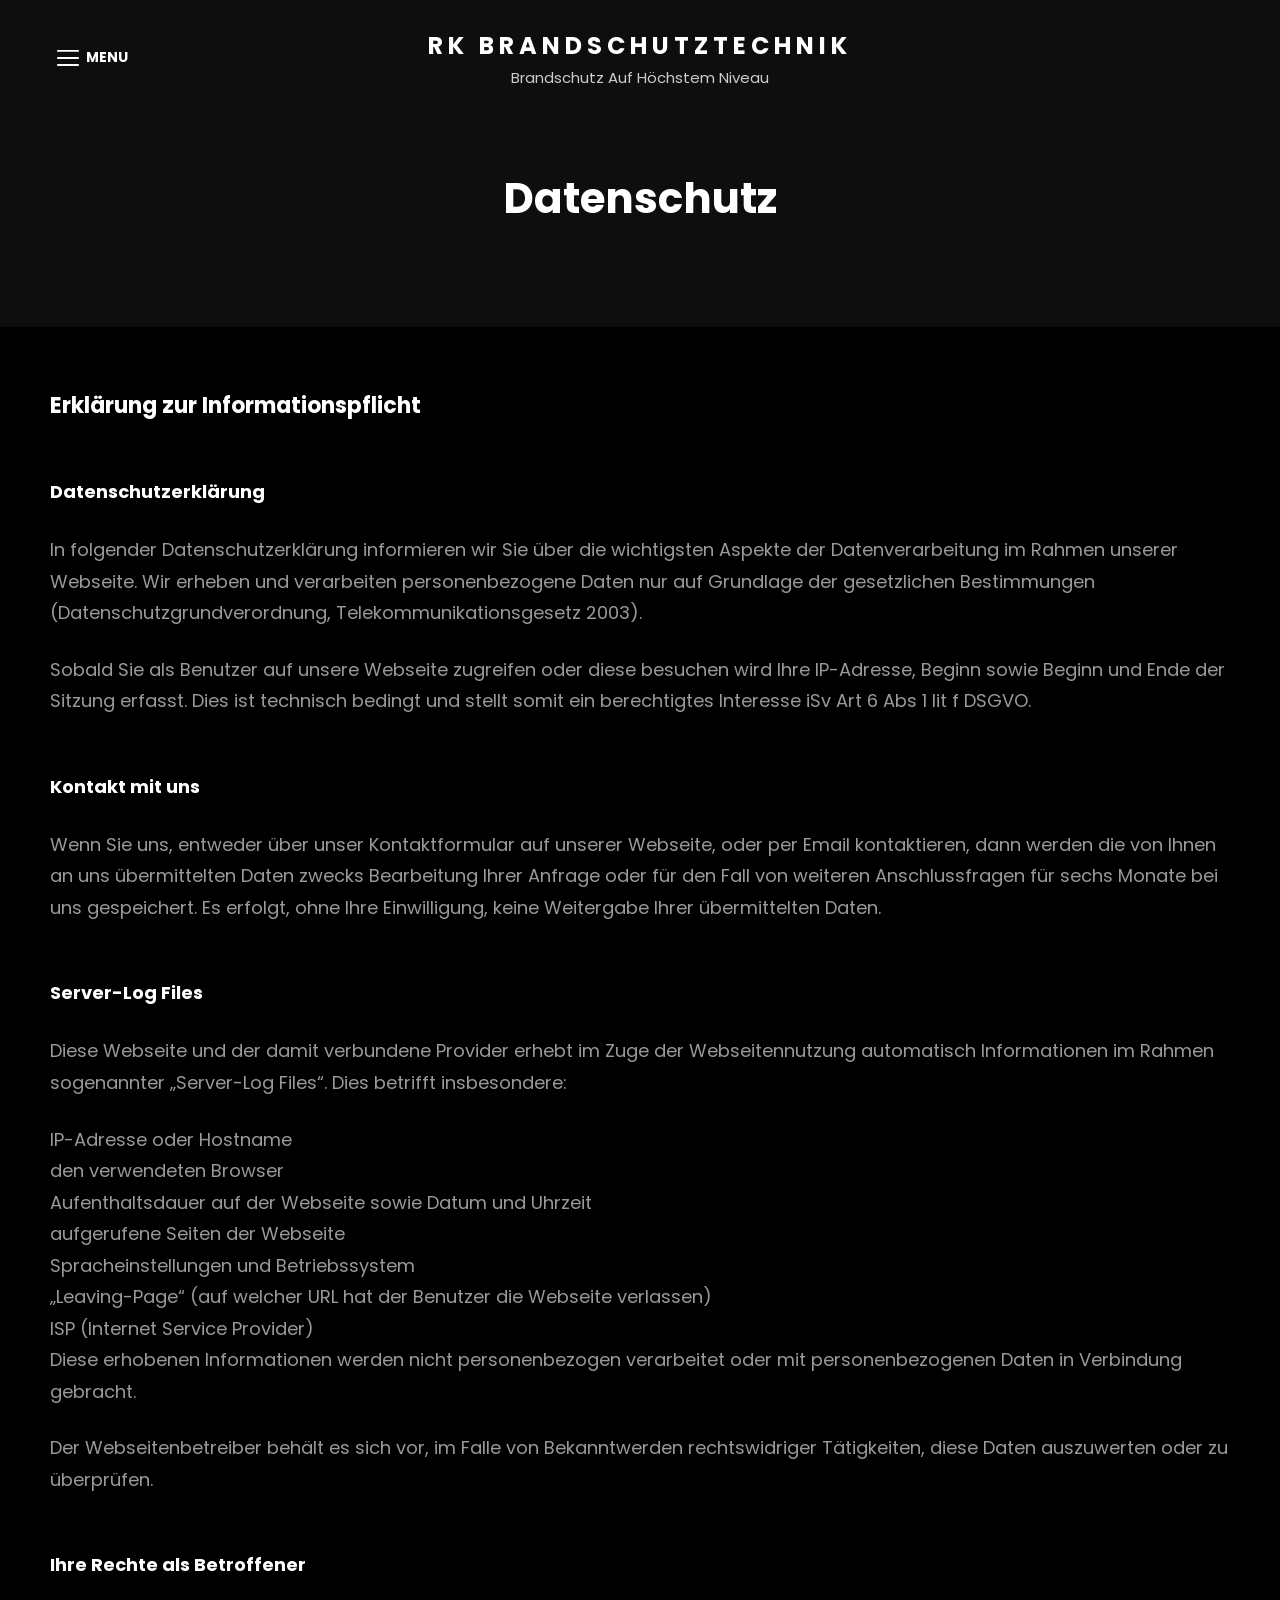
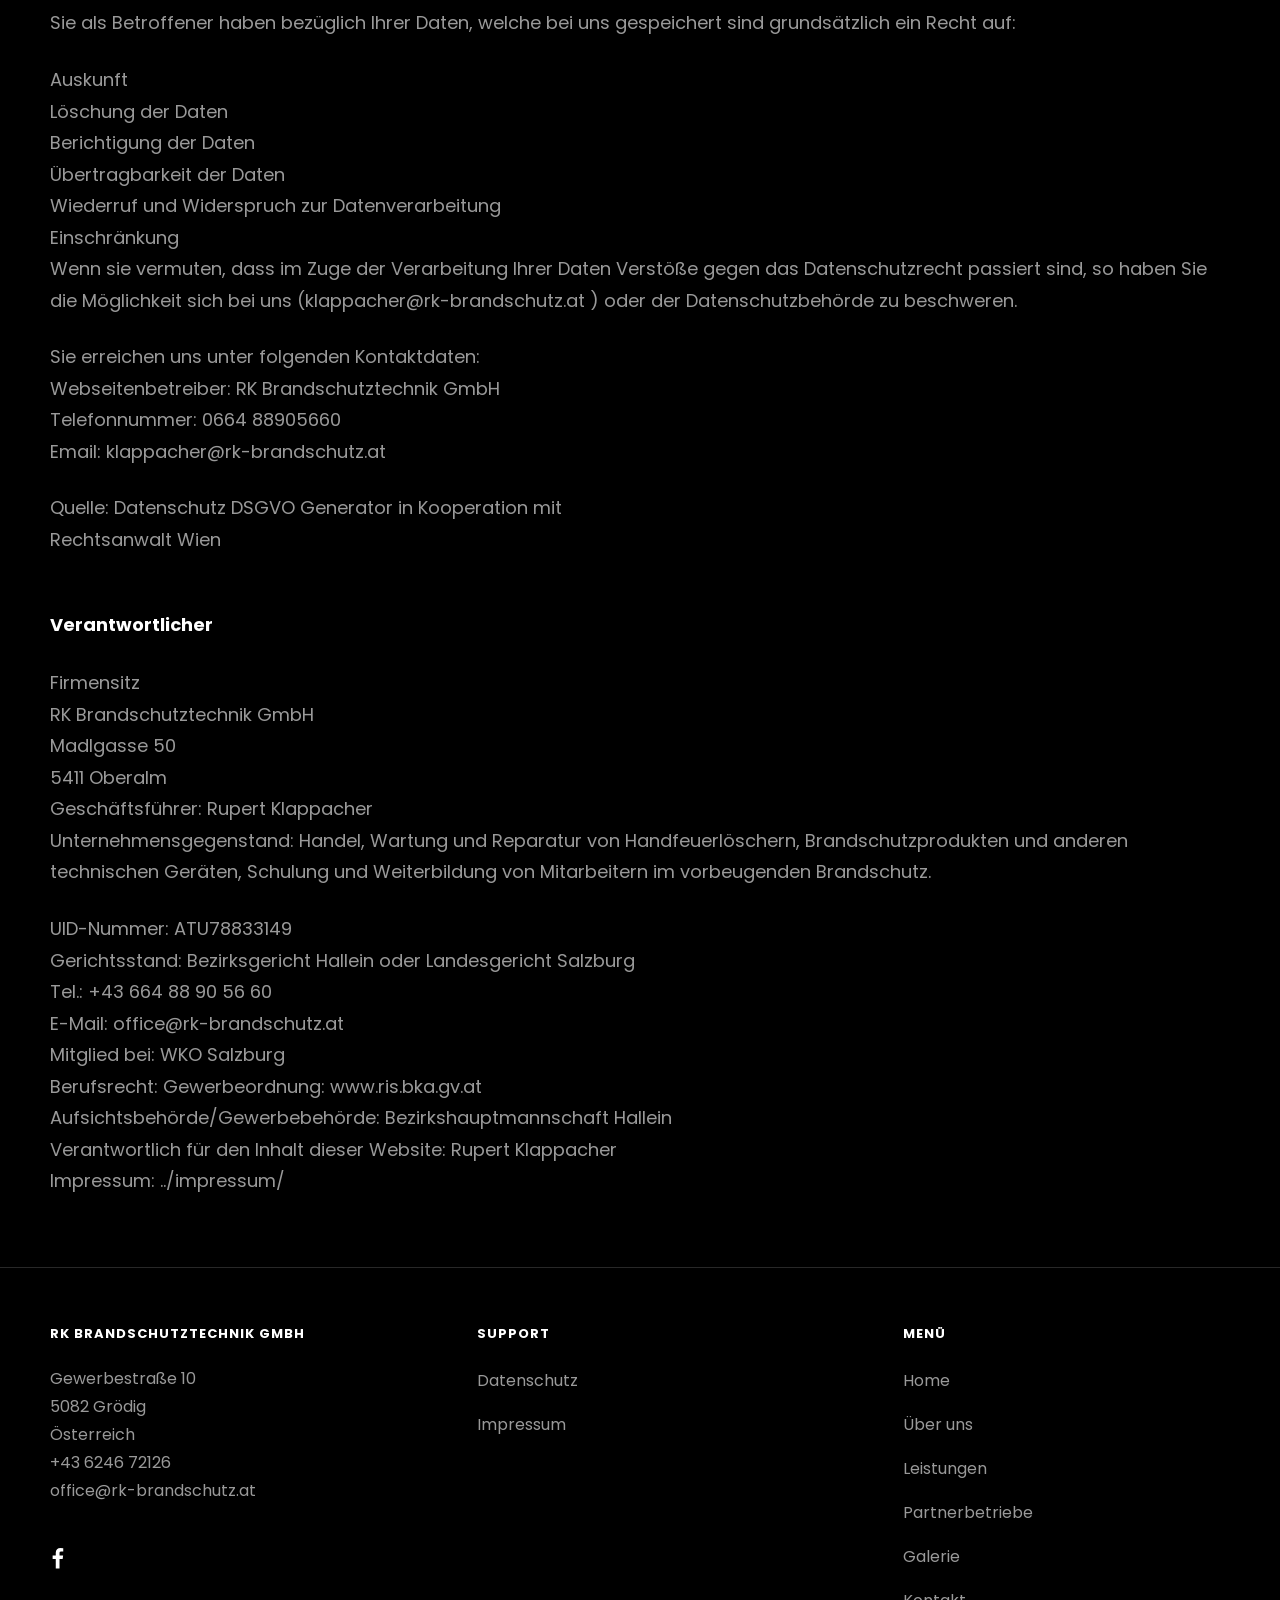
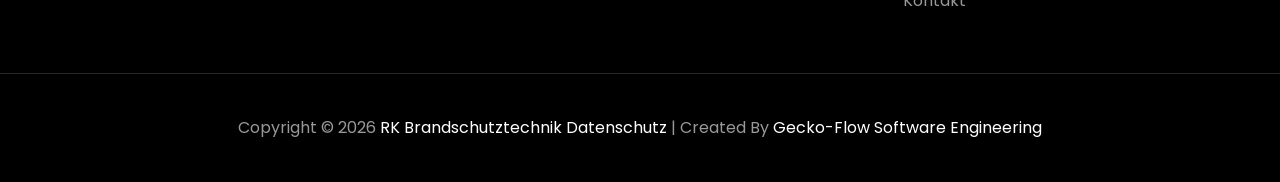
<file: datenschutz/index.html>
<!doctype html>
<html lang="de">
<head>
	<meta charset="UTF-8">
	<meta name="viewport" content="width=device-width, initial-scale=1">
	<title>Datenschutz &#8211; RK Brandschutztechnik</title>
	<meta name="robots" content="max-image-preview:large">
	<link rel="canonical" href="https://www.rk-brandschutz.at/datenschutz/">
	<link rel="stylesheet" href="../assets/css/wp-core.css">
	<link rel="stylesheet" href="../assets/css/dashicons.min.css">
	<link rel="stylesheet" href="../assets/css/scroll-to-top.css">
	<link rel="stylesheet" href="../assets/css/fonts.css">
	<link rel="stylesheet" href="../assets/css/style.css">
	<link rel="stylesheet" href="../assets/css/blocks.css">
	<link rel="stylesheet" href="../assets/css/theme-custom.css">
	<script src="../assets/js/jquery.min.js"></script>
	<script src="../assets/js/jquery-migrate.min.js"></script>
	<script src="../assets/js/config.js"></script>
	<script src="../assets/js/scroll-to-top.js"></script>
</head>

<body class="privacy-policy wp-singular page-template-default page page-id-76 wp-embed-responsive wp-theme-scapeshot-pro group-blog fluid-layout navigation-full-screen no-sidebar full-width-layout excerpt color-scheme-default has-header-media absolute-header has-header-text has-social-floating">



	<div id="page" class="site">
		<a class="skip-link screen-reader-text" href="#content">Skip to content</a>

		<header id="masthead" class="site-header">
			<div class="site-header-main">

				<div class="header-blank"></div>
				<div class="wrapper">


<div class="site-branding">

	<div class="site-identity">
		<p class="site-title"><a href="../" rel="home">RK Brandschutztechnik</a></p>

					<p class="site-description">Brandschutz auf höchstem Niveau</p>
			</div><!-- .site-branding-text-->
</div><!-- .site-branding -->

					<div id="fullscreen-site-header-menu" class="fullscreen-site-header-menu">
	<div class="fullscreen-menu-wrapper">
		<div class="fullscreen-menu-toggle-wrapper">
			<button id="fullscreen-menu-toggle"  class="fullscreen-menu-toggle" aria-controls="fullscreen-menu" aria-expanded="false"><svg class="icon icon-menu" aria-hidden="true" role="img"> <use href="#icon-menu" xlink:href="#icon-menu"></use> </svg><svg class="icon icon-cancel" aria-hidden="true" role="img"> <use href="#icon-cancel" xlink:href="#icon-cancel"></use> </svg><span class="menu-label">Menu</span></button>
		</div><!-- .menu-toggle-wrapper -->

		<div class="fullscreen-menu-inside-wrapper">

<div class="site-branding">

	<div class="site-identity">
		<p class="site-title"><a href="../" rel="home">RK Brandschutztechnik</a></p>

					<p class="site-description">Brandschutz auf höchstem Niveau</p>
			</div><!-- .site-branding-text-->
</div><!-- .site-branding -->

			<div class="fullscreen-menu-inside-container">

								<div id="fullscreen-menu-left-wrap" class="menu-wrapper">
											<nav id="site-navigation" class="main-navigation" role="navigation" aria-label="Primary Menu">
							<ul id="primary-menu" class="menu nav-menu"><li id="menu-item-21" class="menu-item menu-item-type-post_type menu-item-object-page menu-item-21"><a href="../home/">Home</a></li>
<li id="menu-item-73" class="menu-item menu-item-type-post_type menu-item-object-page menu-item-73"><a href="../ueber-uns/">Über uns</a></li>
<li id="menu-item-63" class="menu-item menu-item-type-post_type menu-item-object-page menu-item-63"><a href="../leistungen/">Leistungen</a></li>
<li id="menu-item-148" class="menu-item menu-item-type-post_type menu-item-object-page menu-item-148"><a href="../partnerbetriebe/">Partnerbetriebe</a></li>
<li id="menu-item-16369" class="menu-item menu-item-type-post_type menu-item-object-page menu-item-16369"><a href="../gallery/">Galerie</a></li>
<li id="menu-item-72" class="menu-item menu-item-type-post_type menu-item-object-page menu-item-72"><a href="../kontakt/">Kontakt</a></li>
</ul>						</nav><!-- .main-navigation -->
									</div><!-- #fullscreen-menu-left-wrap -->

								<div id="fullscreen-menu-right-wrap">

										<div id="social-menu-wrapper" class="menu-wrapper">
						<nav class="social-navigation" role="navigation" aria-label="Social Menu">
	<div class="menu-social-container"><ul id="menu-social" class="social-links-menu"><li id="menu-item-5464" class="menu-item menu-item-type-custom menu-item-object-custom menu-item-5464"><a target="_blank" href="https://www.facebook.com/profile.php?id=100063628864035"><span class="screen-reader-text">facebook</span><svg class="icon icon-facebook" aria-hidden="true" role="img"> <use href="#icon-facebook" xlink:href="#icon-facebook"></use> </svg></a></li>
</ul></div></nav><!-- .social-navigation -->
					</div><!-- .menu-wrapper -->

										<div class="full-screen-text-wrapper">
													<h2>RK Brandschutztechnik GmbH</h2>

													<p>Gewerbestraße 10<br />
5082 Grödig<br />
Österreich</p>
											</div><!-- .full-screen-text-wrapper -->
									</div><!-- #fullscreen-menu-right-wrap -->
							</div><!-- .fullscreen-menu-inside-container -->
		</div><!-- .fullscreen-menu-inside-wrapper -->
	</div><!-- .fullscreen-menu-wrapper -->
</div><!-- .fullscreen-site-header-menu -->


<div class="site-branding">

	<div class="site-identity">
					<p class="site-title"><a href="../" rel="home">RK Brandschutztechnik</a></p>
					<p class="site-description">Brandschutz auf höchstem Niveau</p>
			</div><!-- .site-branding-text-->
</div><!-- .site-branding -->

											<div class="header-right-wrapper"></div><!-- .header-right-wrapper -->
										</div><!-- .wrapper -->
			</div><!-- .site-header-main -->
		</header><!-- #masthead -->

			<div id="floating-social" class="floating-social">
		<nav class="social-navigation" role="navigation" aria-label="Social Menu">
			<div class="menu-social-container"><ul id="menu-social-1" class="social-links-menu"><li class="menu-item menu-item-type-custom menu-item-object-custom menu-item-5464"><a target="_blank" href="https://www.facebook.com/profile.php?id=100063628864035"><span class="screen-reader-text">facebook</span><svg class="icon icon-facebook" aria-hidden="true" role="img"> <use href="#icon-facebook" xlink:href="#icon-facebook"></use> </svg></a></li>
</ul></div>		</nav><!-- .social-navigation -->
	</div><!--  .floating-social  -->

		<div class="custom-header header-media">
	<div class="wrapper">
		<div class="custom-header-media">
			<div id="wp-custom-header" class="wp-custom-header"></div>						<div class="custom-header-content sections header-media-section ">
			<div class="custom-header-content-wrapper">

				<div class="entry-header"><h1 class="entry-title">Datenschutz</h1></div>

							</div><!-- .custom-header-content-wrapper -->
		</div><!-- .custom-header-content -->

								<div class="scroll-down">
						<span>Scroll</span>
						<svg class="icon icon-angle-down" aria-hidden="true" role="img"> <use href="#icon-angle-down" xlink:href="#icon-angle-down"></use> </svg>					</div><!-- .scroll-down -->

		</div>
	</div><!-- .wrapper -->
	<div class="custom-header-overlay"></div><!-- .custom-header-overlay -->
</div><!-- .custom-header -->






					<div id="content" class="site-content no-section-heading">
				<div class="wrapper">

	<div id="primary" class="content-area">
		<main id="main" class="site-main">

<article id="post-76" class="post-76 page type-page status-publish hentry">
		<!-- Page/Post Single Image Disabled or No Image set in Post Thumbnail -->
	<div class="entry-content">

		<h5>Erklärung zur Informationspflicht</h5>
<h6>Datenschutzerklärung</h6>
<p>In folgender Datenschutzerklärung informieren wir Sie über die wichtigsten Aspekte der Datenverarbeitung im Rahmen unserer Webseite. Wir erheben und verarbeiten personenbezogene Daten nur auf Grundlage der gesetzlichen Bestimmungen (Datenschutzgrundverordnung, Telekommunikationsgesetz 2003).</p>
<p>Sobald Sie als Benutzer auf unsere Webseite zugreifen oder diese besuchen wird Ihre IP-Adresse, Beginn sowie Beginn und Ende der Sitzung erfasst. Dies ist technisch bedingt und stellt somit ein berechtigtes Interesse iSv Art 6 Abs 1 lit f DSGVO.</p>
<h6>Kontakt mit uns</h6>
<p>Wenn Sie uns, entweder über unser Kontaktformular auf unserer Webseite, oder per Email kontaktieren, dann werden die von Ihnen an uns übermittelten Daten zwecks Bearbeitung Ihrer Anfrage oder für den Fall von weiteren Anschlussfragen für sechs Monate bei uns gespeichert. Es erfolgt, ohne Ihre Einwilligung, keine Weitergabe Ihrer übermittelten Daten.</p>
<h6>Server-Log Files</h6>
<p>Diese Webseite und der damit verbundene Provider erhebt im Zuge der Webseitennutzung automatisch Informationen im Rahmen sogenannter „Server-Log Files“. Dies betrifft insbesondere:</p>
<p>IP-Adresse oder Hostname<br />
den verwendeten Browser<br />
Aufenthaltsdauer auf der Webseite sowie Datum und Uhrzeit<br />
aufgerufene Seiten der Webseite<br />
Spracheinstellungen und Betriebssystem<br />
„Leaving-Page“ (auf welcher URL hat der Benutzer die Webseite verlassen)<br />
ISP (Internet Service Provider)<br />
Diese erhobenen Informationen werden nicht personenbezogen verarbeitet oder mit personenbezogenen Daten in Verbindung gebracht.</p>
<p>Der Webseitenbetreiber behält es sich vor, im Falle von Bekanntwerden rechtswidriger Tätigkeiten, diese Daten auszuwerten oder zu überprüfen.</p>
<h6>Ihre Rechte als Betroffener</h6>
<p>Sie als Betroffener haben bezüglich Ihrer Daten, welche bei uns gespeichert sind grundsätzlich ein Recht auf:</p>
<p>Auskunft<br />
Löschung der Daten<br />
Berichtigung der Daten<br />
Übertragbarkeit der Daten<br />
Wiederruf und Widerspruch zur Datenverarbeitung<br />
Einschränkung<br />
Wenn sie vermuten, dass im Zuge der Verarbeitung Ihrer Daten Verstöße gegen das Datenschutzrecht passiert sind, so haben Sie die Möglichkeit sich bei uns (klappacher@rk-brandschutz.at ) oder der Datenschutzbehörde zu beschweren.</p>
<p>Sie erreichen uns unter folgenden Kontaktdaten:<br />
Webseitenbetreiber: RK Brandschutztechnik GmbH<br />
Telefonnummer: 0664 88905660<br />
Email: klappacher@rk-brandschutz.at</p>
<p>Quelle: Datenschutz DSGVO Generator in Kooperation mit<br />
Rechtsanwalt Wien</p>
<h6>Verantwortlicher</h6>
<p>Firmensitz<br />
RK Brandschutztechnik GmbH<br />
Madlgasse 50<br />
5411 Oberalm<br />
Geschäftsführer: Rupert Klappacher<br />
Unternehmensgegenstand: Handel, Wartung und Reparatur von Handfeuerlöschern, Brandschutzprodukten und anderen technischen Geräten, Schulung und Weiterbildung von Mitarbeitern im vorbeugenden Brandschutz.</p>
<p>UID-Nummer: ATU78833149<br />
Gerichtsstand: Bezirksgericht Hallein oder Landesgericht Salzburg<br />
Tel.: +43 664 88 90 56 60<br />
E-Mail: office@rk-brandschutz.at<br />
Mitglied bei: WKO Salzburg<br />
Berufsrecht: Gewerbeordnung: www.ris.bka.gv.at<br />
Aufsichtsbehörde/Gewerbebehörde: Bezirkshauptmannschaft Hallein<br />
Verantwortlich für den Inhalt dieser Website: Rupert Klappacher<br />
Impressum: ../impressum/</p>
	</div><!-- .entry-content -->

	</article><!-- #post-76 -->
		</main><!-- #main -->
	</div><!-- #primary -->

			</div><!-- .wrapper -->
	</div><!-- #content -->







	<footer id="colophon" class="site-footer">



<aside class="widget-area footer-widget-area three" role="complementary">
	<div class="wrapper">
					<div class="widget-column footer-widget-1">
				<section id="custom_html-1" class="widget_text widget widget_custom_html"><h2 class="widget-title">RK Brandschutztechnik GmbH</h2><div class="textwidget custom-html-widget"><p>
Gewerbestraße 10 <br>
5082 Grödig <br>
Österreich <br>
+43 6246 72126 <br>
office@rk-brandschutz.at
</p></div></section><section id="ct-social-1" class="widget ct-social-widget ctsocialwidget social-navigation"><div class="menu-social-container"><ul id="menu-social-2" class="social-links-menu"><li class="menu-item menu-item-type-custom menu-item-object-custom menu-item-5464"><a target="_blank" href="https://www.facebook.com/profile.php?id=100063628864035"><span class="screen-reader-text">facebook</span><svg class="icon icon-facebook" aria-hidden="true" role="img"> <use href="#icon-facebook" xlink:href="#icon-facebook"></use> </svg></a></li>
</ul></div></section>			</div><!-- .widget-area -->

					<div class="widget-column footer-widget-2">
				<section id="nav_menu-1" class="widget widget_nav_menu"><h2 class="widget-title">Support</h2><div class="menu-secondary-menu-container"><ul id="menu-secondary-menu" class="menu"><li id="menu-item-16472" class="menu-item menu-item-type-post_type menu-item-object-page menu-item-privacy-policy current-menu-item page_item page-item-76 current_page_item menu-item-16472"><a rel="privacy-policy" href="./" aria-current="page">Datenschutz</a></li>
<li id="menu-item-16473" class="menu-item menu-item-type-post_type menu-item-object-page menu-item-16473"><a href="../impressum/">Impressum</a></li>
</ul></div></section>			</div><!-- .widget-area -->

					<div class="widget-column footer-widget-3">
				<section id="nav_menu-2" class="widget widget_nav_menu"><h2 class="widget-title">Menü</h2><div class="menu-footer-navigation-container"><ul id="menu-footer-navigation" class="menu"><li id="menu-item-16476" class="menu-item menu-item-type-post_type menu-item-object-page menu-item-16476"><a href="../home/">Home</a></li>
<li id="menu-item-16478" class="menu-item menu-item-type-post_type menu-item-object-page menu-item-16478"><a href="../ueber-uns/">Über uns</a></li>
<li id="menu-item-16477" class="menu-item menu-item-type-post_type menu-item-object-page menu-item-16477"><a href="../leistungen/">Leistungen</a></li>
<li id="menu-item-16837" class="menu-item menu-item-type-post_type menu-item-object-page menu-item-16837"><a href="../partnerbetriebe/">Partnerbetriebe</a></li>
<li id="menu-item-16838" class="menu-item menu-item-type-post_type menu-item-object-page menu-item-16838"><a href="../gallery/">Galerie</a></li>
<li id="menu-item-16839" class="menu-item menu-item-type-post_type menu-item-object-page menu-item-16839"><a href="../kontakt/">Kontakt</a></li>
</ul></div></section>			</div><!-- .widget-area -->



	</div><!-- .footer-widgets-wrapper -->
</aside><!-- .footer-widgets -->


		<div id="site-generator" class="one">



<div class="site-info">Copyright © <span class="js-current-year">2026</span> <a href="../">RK Brandschutztechnik</a> <a class="privacy-policy-link" href="./" rel="privacy-policy">Datenschutz</a><span class="sep"> | </span>Created by <a target="_blank" href="https://www.gecko-flow.at">gecko-flow software engineering</a></div><!-- .site-info -->		</div><!-- #site-generator -->
	</footer><!-- #colophon -->


</div><!-- #page -->

<span id="cwt_to_top_scrollup" class="dashicons dashicons-arrow-up-alt2"><span class="screen-reader-text">Scroll Up</span></span><script src="../assets/js/skip-link-focus-fix.min.js"></script>
<script src="../assets/js/functions.min.js"></script>
<svg style="position: absolute; width: 0; height: 0; overflow: hidden;" version="1.1" xmlns="http://www.w3.org/2000/svg" xmlns:xlink="http://www.w3.org/1999/xlink">
<defs>
<symbol id="icon-behance" viewBox="0 0 37 32">
<path class="path1" d="M33 6.054h-9.125v2.214h9.125v-2.214zM28.5 13.661q-1.607 0-2.607 0.938t-1.107 2.545h7.286q-0.321-3.482-3.571-3.482zM28.786 24.107q1.125 0 2.179-0.571t1.357-1.554h3.946q-1.786 5.482-7.625 5.482-3.821 0-6.080-2.357t-2.259-6.196q0-3.714 2.33-6.17t6.009-2.455q2.464 0 4.295 1.214t2.732 3.196 0.902 4.429q0 0.304-0.036 0.839h-11.75q0 1.982 1.027 3.063t2.973 1.080zM4.946 23.214h5.286q3.661 0 3.661-2.982 0-3.214-3.554-3.214h-5.393v6.196zM4.946 13.625h5.018q1.393 0 2.205-0.652t0.813-2.027q0-2.571-3.393-2.571h-4.643v5.25zM0 4.536h10.607q1.554 0 2.768 0.25t2.259 0.848 1.607 1.723 0.563 2.75q0 3.232-3.071 4.696 2.036 0.571 3.071 2.054t1.036 3.643q0 1.339-0.438 2.438t-1.179 1.848-1.759 1.268-2.161 0.75-2.393 0.232h-10.911v-22.5z"></path>
</symbol>

<symbol id="icon-deviantart" viewBox="0 0 18 32">
<path class="path1" d="M18.286 5.411l-5.411 10.393 0.429 0.554h4.982v7.411h-9.054l-0.786 0.536-2.536 4.875-0.536 0.536h-5.375v-5.411l5.411-10.411-0.429-0.536h-4.982v-7.411h9.054l0.786-0.536 2.536-4.875 0.536-0.536h5.375v5.411z"></path>
</symbol>

<symbol id="icon-discord" viewBox="0 0 640 512">
<path d="M524.531,69.836a1.5,1.5,0,0,0-.764-.7A485.065,485.065,0,0,0,404.081,32.03a1.816,1.816,0,0,0-1.923.91,337.461,337.461,0,0,0-14.9,30.6,447.848,447.848,0,0,0-134.426,0,309.541,309.541,0,0,0-15.135-30.6,1.89,1.89,0,0,0-1.924-.91A483.689,483.689,0,0,0,116.085,69.137a1.712,1.712,0,0,0-.788.676C39.068,183.651,18.186,294.69,28.43,404.354a2.016,2.016,0,0,0,.765,1.375A487.666,487.666,0,0,0,176.02,479.918a1.9,1.9,0,0,0,2.063-.676A348.2,348.2,0,0,0,208.12,430.4a1.86,1.86,0,0,0-1.019-2.588,321.173,321.173,0,0,1-45.868-21.853,1.885,1.885,0,0,1-.185-3.126c3.082-2.309,6.166-4.711,9.109-7.137a1.819,1.819,0,0,1,1.9-.256c96.229,43.917,200.41,43.917,295.5,0a1.812,1.812,0,0,1,1.924.233c2.944,2.426,6.027,4.851,9.132,7.16a1.884,1.884,0,0,1-.162,3.126,301.407,301.407,0,0,1-45.89,21.83,1.875,1.875,0,0,0-1,2.611,391.055,391.055,0,0,0,30.014,48.815,1.864,1.864,0,0,0,2.063.7A486.048,486.048,0,0,0,610.7,405.729a1.882,1.882,0,0,0,.765-1.352C623.729,277.594,590.933,167.465,524.531,69.836ZM222.491,337.58c-28.972,0-52.844-26.587-52.844-59.239S193.056,219.1,222.491,219.1c29.665,0,53.306,26.82,52.843,59.239C275.334,310.993,251.924,337.58,222.491,337.58Zm195.38,0c-28.971,0-52.843-26.587-52.843-59.239S388.437,219.1,417.871,219.1c29.667,0,53.307,26.82,52.844,59.239C470.715,310.993,447.538,337.58,417.871,337.58Z"/></symbol>

<symbol id="icon-medium" viewBox="0 0 32 32">
<path class="path1" d="M10.661 7.518v20.946q0 0.446-0.223 0.759t-0.652 0.313q-0.304 0-0.589-0.143l-8.304-4.161q-0.375-0.179-0.634-0.598t-0.259-0.83v-20.357q0-0.357 0.179-0.607t0.518-0.25q0.25 0 0.786 0.268l9.125 4.571q0.054 0.054 0.054 0.089zM11.804 9.321l9.536 15.464-9.536-4.75v-10.714zM32 9.643v18.821q0 0.446-0.25 0.723t-0.679 0.277-0.839-0.232l-7.875-3.929zM31.946 7.5q0 0.054-4.58 7.491t-5.366 8.705l-6.964-11.321 5.786-9.411q0.304-0.5 0.929-0.5 0.25 0 0.464 0.107l9.661 4.821q0.071 0.036 0.071 0.107z"></path>
</symbol>

<symbol id="icon-slideshare" viewBox="0 0 32 32">
<path class="path1" d="M15.589 13.214q0 1.482-1.134 2.545t-2.723 1.063-2.723-1.063-1.134-2.545q0-1.5 1.134-2.554t2.723-1.054 2.723 1.054 1.134 2.554zM24.554 13.214q0 1.482-1.125 2.545t-2.732 1.063q-1.589 0-2.723-1.063t-1.134-2.545q0-1.5 1.134-2.554t2.723-1.054q1.607 0 2.732 1.054t1.125 2.554zM28.571 16.429v-11.911q0-1.554-0.571-2.205t-1.982-0.652h-19.857q-1.482 0-2.009 0.607t-0.527 2.25v12.018q0.768 0.411 1.58 0.714t1.446 0.5 1.446 0.33 1.268 0.196 1.25 0.071 1.045 0.009 1.009-0.036 0.795-0.036q1.214-0.018 1.696 0.482 0.107 0.107 0.179 0.161 0.464 0.446 1.089 0.911 0.125-1.625 2.107-1.554 0.089 0 0.652 0.027t0.768 0.036 0.813 0.018 0.946-0.018 0.973-0.080 1.089-0.152 1.107-0.241 1.196-0.348 1.205-0.482 1.286-0.616zM31.482 16.339q-2.161 2.661-6.643 4.5 1.5 5.089-0.411 8.304-1.179 2.018-3.268 2.643-1.857 0.571-3.25-0.268-1.536-0.911-1.464-2.929l-0.018-5.821v-0.018q-0.143-0.036-0.438-0.107t-0.42-0.089l-0.018 6.036q0.071 2.036-1.482 2.929-1.411 0.839-3.268 0.268-2.089-0.643-3.25-2.679-1.875-3.214-0.393-8.268-4.482-1.839-6.643-4.5-0.446-0.661-0.071-1.125t1.071 0.018q0.054 0.036 0.196 0.125t0.196 0.143v-12.393q0-1.286 0.839-2.196t2.036-0.911h22.446q1.196 0 2.036 0.911t0.839 2.196v12.393l0.375-0.268q0.696-0.482 1.071-0.018t-0.071 1.125z"></path>
</symbol>

<symbol id="icon-snapchat-ghost" viewBox="0 0 30 32">
<path class="path1" d="M15.143 2.286q2.393-0.018 4.295 1.223t2.92 3.438q0.482 1.036 0.482 3.196 0 0.839-0.161 3.411 0.25 0.125 0.5 0.125 0.321 0 0.911-0.241t0.911-0.241q0.518 0 1 0.321t0.482 0.821q0 0.571-0.563 0.964t-1.232 0.563-1.232 0.518-0.563 0.848q0 0.268 0.214 0.768 0.661 1.464 1.83 2.679t2.58 1.804q0.5 0.214 1.429 0.411 0.5 0.107 0.5 0.625 0 1.25-3.911 1.839-0.125 0.196-0.196 0.696t-0.25 0.83-0.589 0.33q-0.357 0-1.107-0.116t-1.143-0.116q-0.661 0-1.107 0.089-0.571 0.089-1.125 0.402t-1.036 0.679-1.036 0.723-1.357 0.598-1.768 0.241q-0.929 0-1.723-0.241t-1.339-0.598-1.027-0.723-1.036-0.679-1.107-0.402q-0.464-0.089-1.125-0.089-0.429 0-1.17 0.134t-1.045 0.134q-0.446 0-0.625-0.33t-0.25-0.848-0.196-0.714q-3.911-0.589-3.911-1.839 0-0.518 0.5-0.625 0.929-0.196 1.429-0.411 1.393-0.571 2.58-1.804t1.83-2.679q0.214-0.5 0.214-0.768 0-0.5-0.563-0.848t-1.241-0.527-1.241-0.563-0.563-0.938q0-0.482 0.464-0.813t0.982-0.33q0.268 0 0.857 0.232t0.946 0.232q0.321 0 0.571-0.125-0.161-2.536-0.161-3.393 0-2.179 0.482-3.214 1.143-2.446 3.071-3.536t4.714-1.125z"></path>
</symbol>

<symbol id="icon-yelp" viewBox="0 0 27 32">
<path class="path1" d="M13.804 23.554v2.268q-0.018 5.214-0.107 5.446-0.214 0.571-0.911 0.714-0.964 0.161-3.241-0.679t-2.902-1.589q-0.232-0.268-0.304-0.643-0.018-0.214 0.071-0.464 0.071-0.179 0.607-0.839t3.232-3.857q0.018 0 1.071-1.25 0.268-0.339 0.705-0.438t0.884 0.063q0.429 0.179 0.67 0.518t0.223 0.75zM11.143 19.071q-0.054 0.982-0.929 1.25l-2.143 0.696q-4.911 1.571-5.214 1.571-0.625-0.036-0.964-0.643-0.214-0.446-0.304-1.339-0.143-1.357 0.018-2.973t0.536-2.223 1-0.571q0.232 0 3.607 1.375 1.25 0.518 2.054 0.839l1.5 0.607q0.411 0.161 0.634 0.545t0.205 0.866zM25.893 24.375q-0.125 0.964-1.634 2.875t-2.42 2.268q-0.661 0.25-1.125-0.125-0.25-0.179-3.286-5.125l-0.839-1.375q-0.25-0.375-0.205-0.821t0.348-0.821q0.625-0.768 1.482-0.464 0.018 0.018 2.125 0.714 3.625 1.179 4.321 1.42t0.839 0.366q0.5 0.393 0.393 1.089zM13.893 13.089q0.089 1.821-0.964 2.179-1.036 0.304-2.036-1.268l-6.75-10.679q-0.143-0.625 0.339-1.107 0.732-0.768 3.705-1.598t4.009-0.563q0.714 0.179 0.875 0.804 0.054 0.321 0.393 5.455t0.429 6.777zM25.714 15.018q0.054 0.696-0.464 1.054-0.268 0.179-5.875 1.536-1.196 0.268-1.625 0.411l0.018-0.036q-0.411 0.107-0.821-0.071t-0.661-0.571q-0.536-0.839 0-1.554 0.018-0.018 1.339-1.821 2.232-3.054 2.679-3.643t0.607-0.696q0.5-0.339 1.161-0.036 0.857 0.411 2.196 2.384t1.446 2.991v0.054z"></path>
</symbol>

<symbol id="icon-vine" viewBox="0 0 27 32">
<path class="path1" d="M26.732 14.768v3.536q-1.804 0.411-3.536 0.411-1.161 2.429-2.955 4.839t-3.241 3.848-2.286 1.902q-1.429 0.804-2.893-0.054-0.5-0.304-1.080-0.777t-1.518-1.491-1.83-2.295-1.92-3.286-1.884-4.357-1.634-5.616-1.259-6.964h5.054q0.464 3.893 1.25 7.116t1.866 5.661 2.17 4.205 2.5 3.482q3.018-3.018 5.125-7.25-2.536-1.286-3.982-3.929t-1.446-5.946q0-3.429 1.857-5.616t5.071-2.188q3.179 0 4.875 1.884t1.696 5.313q0 2.839-1.036 5.107-0.125 0.018-0.348 0.054t-0.821 0.036-1.125-0.107-1.107-0.455-0.902-0.92q0.554-1.839 0.554-3.286 0-1.554-0.518-2.357t-1.411-0.804q-0.946 0-1.518 0.884t-0.571 2.509q0 3.321 1.875 5.241t4.768 1.92q1.107 0 2.161-0.25z"></path>
</symbol>

<symbol id="icon-vk" viewBox="0 0 35 32">
<path class="path1" d="M34.232 9.286q0.411 1.143-2.679 5.25-0.429 0.571-1.161 1.518-1.393 1.786-1.607 2.339-0.304 0.732 0.25 1.446 0.304 0.375 1.446 1.464h0.018l0.071 0.071q2.518 2.339 3.411 3.946 0.054 0.089 0.116 0.223t0.125 0.473-0.009 0.607-0.446 0.491-1.054 0.223l-4.571 0.071q-0.429 0.089-1-0.089t-0.929-0.393l-0.357-0.214q-0.536-0.375-1.25-1.143t-1.223-1.384-1.089-1.036-1.009-0.277q-0.054 0.018-0.143 0.063t-0.304 0.259-0.384 0.527-0.304 0.929-0.116 1.384q0 0.268-0.063 0.491t-0.134 0.33l-0.071 0.089q-0.321 0.339-0.946 0.393h-2.054q-1.268 0.071-2.607-0.295t-2.348-0.946-1.839-1.179-1.259-1.027l-0.446-0.429q-0.179-0.179-0.491-0.536t-1.277-1.625-1.893-2.696-2.188-3.768-2.33-4.857q-0.107-0.286-0.107-0.482t0.054-0.286l0.071-0.107q0.268-0.339 1.018-0.339l4.893-0.036q0.214 0.036 0.411 0.116t0.286 0.152l0.089 0.054q0.286 0.196 0.429 0.571 0.357 0.893 0.821 1.848t0.732 1.455l0.286 0.518q0.518 1.071 1 1.857t0.866 1.223 0.741 0.688 0.607 0.25 0.482-0.089q0.036-0.018 0.089-0.089t0.214-0.393 0.241-0.839 0.17-1.446 0-2.232q-0.036-0.714-0.161-1.304t-0.25-0.821l-0.107-0.214q-0.446-0.607-1.518-0.768-0.232-0.036 0.089-0.429 0.304-0.339 0.679-0.536 0.946-0.464 4.268-0.429 1.464 0.018 2.411 0.232 0.357 0.089 0.598 0.241t0.366 0.429 0.188 0.571 0.063 0.813-0.018 0.982-0.045 1.259-0.027 1.473q0 0.196-0.018 0.75t-0.009 0.857 0.063 0.723 0.205 0.696 0.402 0.438q0.143 0.036 0.304 0.071t0.464-0.196 0.679-0.616 0.929-1.196 1.214-1.92q1.071-1.857 1.911-4.018 0.071-0.179 0.179-0.313t0.196-0.188l0.071-0.054 0.089-0.045t0.232-0.054 0.357-0.009l5.143-0.036q0.696-0.089 1.143 0.045t0.554 0.295z"></path>
</symbol>

<symbol id="icon-search" viewBox="0 0 30 32">
<path class="path1" d="M20.571 14.857q0-3.304-2.348-5.652t-5.652-2.348-5.652 2.348-2.348 5.652 2.348 5.652 5.652 2.348 5.652-2.348 2.348-5.652zM29.714 29.714q0 0.929-0.679 1.607t-1.607 0.679q-0.964 0-1.607-0.679l-6.125-6.107q-3.196 2.214-7.125 2.214-2.554 0-4.884-0.991t-4.018-2.679-2.679-4.018-0.991-4.884 0.991-4.884 2.679-4.018 4.018-2.679 4.884-0.991 4.884 0.991 4.018 2.679 2.679 4.018 0.991 4.884q0 3.929-2.214 7.125l6.125 6.125q0.661 0.661 0.661 1.607z"></path>
</symbol>

<symbol id="icon-envelope-o" viewBox="0 0 1792 1792">
<path d="M1664 1504v-768q-32 36-69 66-268 206-426 338-51 43-83 67t-86.5 48.5-102.5 24.5h-2q-48 0-102.5-24.5t-86.5-48.5-83-67q-158-132-426-338-37-30-69-66v768q0 13 9.5 22.5t22.5 9.5h1472q13 0 22.5-9.5t9.5-22.5zm0-1051v-24.5l-.5-13-3-12.5-5.5-9-9-7.5-14-2.5h-1472q-13 0-22.5 9.5t-9.5 22.5q0 168 147 284 193 152 401 317 6 5 35 29.5t46 37.5 44.5 31.5 50.5 27.5 43 9h2q20 0 43-9t50.5-27.5 44.5-31.5 46-37.5 35-29.5q208-165 401-317 54-43 100.5-115.5t46.5-131.5zm128-37v1088q0 66-47 113t-113 47h-1472q-66 0-113-47t-47-113v-1088q0-66 47-113t113-47h1472q66 0 113 47t47 113z"></path>
</symbol>

<symbol id="icon-close" viewBox="0 0 25 32">
<path class="path1" d="M23.179 23.607q0 0.714-0.5 1.214l-2.429 2.429q-0.5 0.5-1.214 0.5t-1.214-0.5l-5.25-5.25-5.25 5.25q-0.5 0.5-1.214 0.5t-1.214-0.5l-2.429-2.429q-0.5-0.5-0.5-1.214t0.5-1.214l5.25-5.25-5.25-5.25q-0.5-0.5-0.5-1.214t0.5-1.214l2.429-2.429q0.5-0.5 1.214-0.5t1.214 0.5l5.25 5.25 5.25-5.25q0.5-0.5 1.214-0.5t1.214 0.5l2.429 2.429q0.5 0.5 0.5 1.214t-0.5 1.214l-5.25 5.25 5.25 5.25q0.5 0.5 0.5 1.214z"></path>
</symbol>

<symbol id="icon-angle-left" viewBox="0 0 1792 1792">
<path class="path1" d="M1203 544q0 13-10 23l-393 393 393 393q10 10 10 23t-10 23l-50 50q-10 10-23 10t-23-10l-466-466q-10-10-10-23t10-23l466-466q10-10 23-10t23 10l50 50q10 10 10 23z"></path>
</symbol>

<symbol id="icon-angle-right" viewBox="0 0 1792 1792">
<path class="path1" d="M1171 960q0 13-10 23l-466 466q-10 10-23 10t-23-10l-50-50q-10-10-10-23t10-23l393-393-393-393q-10-10-10-23t10-23l50-50q10-10 23-10t23 10l466 466q10 10 10 23z"></path>
</symbol>

<symbol id="icon-angle-down" viewBox="0 0 21 32">
<path class="path1" d="M19.196 13.143q0 0.232-0.179 0.411l-8.321 8.321q-0.179 0.179-0.411 0.179t-0.411-0.179l-8.321-8.321q-0.179-0.179-0.179-0.411t0.179-0.411l0.893-0.893q0.179-0.179 0.411-0.179t0.411 0.179l7.018 7.018 7.018-7.018q0.179-0.179 0.411-0.179t0.411 0.179l0.893 0.893q0.179 0.179 0.179 0.411z"></path>
</symbol>

<symbol id="icon-folder-open" viewBox="0 0 34 32">
<path class="path1" d="M33.554 17q0 0.554-0.554 1.179l-6 7.071q-0.768 0.911-2.152 1.545t-2.563 0.634h-19.429q-0.607 0-1.080-0.232t-0.473-0.768q0-0.554 0.554-1.179l6-7.071q0.768-0.911 2.152-1.545t2.563-0.634h19.429q0.607 0 1.080 0.232t0.473 0.768zM27.429 10.857v2.857h-14.857q-1.679 0-3.518 0.848t-2.929 2.134l-6.107 7.179q0-0.071-0.009-0.223t-0.009-0.223v-17.143q0-1.643 1.179-2.821t2.821-1.179h5.714q1.643 0 2.821 1.179t1.179 2.821v0.571h9.714q1.643 0 2.821 1.179t1.179 2.821z"></path>
</symbol>

<symbol id="icon-twitter" viewBox="0 0 30 32">
<path class="path1" d="M28.929 7.286q-1.196 1.75-2.893 2.982 0.018 0.25 0.018 0.75 0 2.321-0.679 4.634t-2.063 4.437-3.295 3.759-4.607 2.607-5.768 0.973q-4.839 0-8.857-2.589 0.625 0.071 1.393 0.071 4.018 0 7.161-2.464-1.875-0.036-3.357-1.152t-2.036-2.848q0.589 0.089 1.089 0.089 0.768 0 1.518-0.196-2-0.411-3.313-1.991t-1.313-3.67v-0.071q1.214 0.679 2.607 0.732-1.179-0.786-1.875-2.054t-0.696-2.75q0-1.571 0.786-2.911 2.161 2.661 5.259 4.259t6.634 1.777q-0.143-0.679-0.143-1.321 0-2.393 1.688-4.080t4.080-1.688q2.5 0 4.214 1.821 1.946-0.375 3.661-1.393-0.661 2.054-2.536 3.179 1.661-0.179 3.321-0.893z"></path>
</symbol>

<symbol id="icon-x-twitter" viewBox="0 0 512 512">
	<path d="M389.2 48h70.6L305.6 224.2 487 464H345L233.7 318.6 106.5 464H35.8L200.7 275.5 26.8 48H172.4L272.9 180.9 389.2 48zM364.4 421.8h39.1L151.1 88h-42L364.4 421.8z"></path>
</symbol>

<symbol id="icon-facebook" viewBox="0 0 19 32">
<path class="path1" d="M17.125 0.214v4.714h-2.804q-1.536 0-2.071 0.643t-0.536 1.929v3.375h5.232l-0.696 5.286h-4.536v13.554h-5.464v-13.554h-4.554v-5.286h4.554v-3.893q0-3.321 1.857-5.152t4.946-1.83q2.625 0 4.071 0.214z"></path>
</symbol>

<symbol id="icon-github" viewBox="0 0 27 32">
<path class="path1" d="M13.714 2.286q3.732 0 6.884 1.839t4.991 4.991 1.839 6.884q0 4.482-2.616 8.063t-6.759 4.955q-0.482 0.089-0.714-0.125t-0.232-0.536q0-0.054 0.009-1.366t0.009-2.402q0-1.732-0.929-2.536 1.018-0.107 1.83-0.321t1.679-0.696 1.446-1.188 0.946-1.875 0.366-2.688q0-2.125-1.411-3.679 0.661-1.625-0.143-3.643-0.5-0.161-1.446 0.196t-1.643 0.786l-0.679 0.429q-1.661-0.464-3.429-0.464t-3.429 0.464q-0.286-0.196-0.759-0.482t-1.491-0.688-1.518-0.241q-0.804 2.018-0.143 3.643-1.411 1.554-1.411 3.679 0 1.518 0.366 2.679t0.938 1.875 1.438 1.196 1.679 0.696 1.83 0.321q-0.696 0.643-0.875 1.839-0.375 0.179-0.804 0.268t-1.018 0.089-1.17-0.384-0.991-1.116q-0.339-0.571-0.866-0.929t-0.884-0.429l-0.357-0.054q-0.375 0-0.518 0.080t-0.089 0.205 0.161 0.25 0.232 0.214l0.125 0.089q0.393 0.179 0.777 0.679t0.563 0.911l0.179 0.411q0.232 0.679 0.786 1.098t1.196 0.536 1.241 0.125 0.991-0.063l0.411-0.071q0 0.679 0.009 1.58t0.009 0.973q0 0.321-0.232 0.536t-0.714 0.125q-4.143-1.375-6.759-4.955t-2.616-8.063q0-3.732 1.839-6.884t4.991-4.991 6.884-1.839zM5.196 21.982q0.054-0.125-0.125-0.214-0.179-0.054-0.232 0.036-0.054 0.125 0.125 0.214 0.161 0.107 0.232-0.036zM5.75 22.589q0.125-0.089-0.036-0.286-0.179-0.161-0.286-0.054-0.125 0.089 0.036 0.286 0.179 0.179 0.286 0.054zM6.286 23.393q0.161-0.125 0-0.339-0.143-0.232-0.304-0.107-0.161 0.089 0 0.321t0.304 0.125zM7.036 24.143q0.143-0.143-0.071-0.339-0.214-0.214-0.357-0.054-0.161 0.143 0.071 0.339 0.214 0.214 0.357 0.054zM8.054 24.589q0.054-0.196-0.232-0.286-0.268-0.071-0.339 0.125t0.232 0.268q0.268 0.107 0.339-0.107zM9.179 24.679q0-0.232-0.304-0.196-0.286 0-0.286 0.196 0 0.232 0.304 0.196 0.286 0 0.286-0.196zM10.214 24.5q-0.036-0.196-0.321-0.161-0.286 0.054-0.25 0.268t0.321 0.143 0.25-0.25z"></path>
</symbol>

<symbol id="icon-bars" viewBox="0 0 27 32">
<path class="path1" d="M27.429 24v2.286q0 0.464-0.339 0.804t-0.804 0.339h-25.143q-0.464 0-0.804-0.339t-0.339-0.804v-2.286q0-0.464 0.339-0.804t0.804-0.339h25.143q0.464 0 0.804 0.339t0.339 0.804zM27.429 14.857v2.286q0 0.464-0.339 0.804t-0.804 0.339h-25.143q-0.464 0-0.804-0.339t-0.339-0.804v-2.286q0-0.464 0.339-0.804t0.804-0.339h25.143q0.464 0 0.804 0.339t0.339 0.804zM27.429 5.714v2.286q0 0.464-0.339 0.804t-0.804 0.339h-25.143q-0.464 0-0.804-0.339t-0.339-0.804v-2.286q0-0.464 0.339-0.804t0.804-0.339h25.143q0.464 0 0.804 0.339t0.339 0.804z"></path>
</symbol>

<symbol id="icon-google-plus" viewBox="0 0 41 32">
<path class="path1" d="M25.661 16.304q0 3.714-1.554 6.616t-4.429 4.536-6.589 1.634q-2.661 0-5.089-1.036t-4.179-2.786-2.786-4.179-1.036-5.089 1.036-5.089 2.786-4.179 4.179-2.786 5.089-1.036q5.107 0 8.768 3.429l-3.554 3.411q-2.089-2.018-5.214-2.018-2.196 0-4.063 1.107t-2.955 3.009-1.089 4.152 1.089 4.152 2.955 3.009 4.063 1.107q1.482 0 2.723-0.411t2.045-1.027 1.402-1.402 0.875-1.482 0.384-1.321h-7.429v-4.5h12.357q0.214 1.125 0.214 2.179zM41.143 14.125v3.75h-3.732v3.732h-3.75v-3.732h-3.732v-3.75h3.732v-3.732h3.75v3.732h3.732z"></path>
</symbol>

<symbol id="icon-linkedin" viewBox="0 0 27 32">
<path class="path1" d="M6.232 11.161v17.696h-5.893v-17.696h5.893zM6.607 5.696q0.018 1.304-0.902 2.179t-2.42 0.875h-0.036q-1.464 0-2.357-0.875t-0.893-2.179q0-1.321 0.92-2.188t2.402-0.866 2.375 0.866 0.911 2.188zM27.429 18.714v10.143h-5.875v-9.464q0-1.875-0.723-2.938t-2.259-1.063q-1.125 0-1.884 0.616t-1.134 1.527q-0.196 0.536-0.196 1.446v9.875h-5.875q0.036-7.125 0.036-11.554t-0.018-5.286l-0.018-0.857h5.875v2.571h-0.036q0.357-0.571 0.732-1t1.009-0.929 1.554-0.777 2.045-0.277q3.054 0 4.911 2.027t1.857 5.938z"></path>
</symbol>

<symbol id="icon-quote-right" viewBox="0 0 30 32">
<path class="path1" d="M13.714 5.714v12.571q0 1.857-0.723 3.545t-1.955 2.92-2.92 1.955-3.545 0.723h-1.143q-0.464 0-0.804-0.339t-0.339-0.804v-2.286q0-0.464 0.339-0.804t0.804-0.339h1.143q1.893 0 3.232-1.339t1.339-3.232v-0.571q0-0.714-0.5-1.214t-1.214-0.5h-4q-1.429 0-2.429-1t-1-2.429v-6.857q0-1.429 1-2.429t2.429-1h6.857q1.429 0 2.429 1t1 2.429zM29.714 5.714v12.571q0 1.857-0.723 3.545t-1.955 2.92-2.92 1.955-3.545 0.723h-1.143q-0.464 0-0.804-0.339t-0.339-0.804v-2.286q0-0.464 0.339-0.804t0.804-0.339h1.143q1.893 0 3.232-1.339t1.339-3.232v-0.571q0-0.714-0.5-1.214t-1.214-0.5h-4q-1.429 0-2.429-1t-1-2.429v-6.857q0-1.429 1-2.429t2.429-1h6.857q1.429 0 2.429 1t1 2.429z"></path>
</symbol>

<symbol id="icon-mail-reply" viewBox="0 0 32 32">
<path class="path1" d="M32 20q0 2.964-2.268 8.054-0.054 0.125-0.188 0.429t-0.241 0.536-0.232 0.393q-0.214 0.304-0.5 0.304-0.268 0-0.42-0.179t-0.152-0.446q0-0.161 0.045-0.473t0.045-0.42q0.089-1.214 0.089-2.196 0-1.804-0.313-3.232t-0.866-2.473-1.429-1.804-1.884-1.241-2.375-0.759-2.75-0.384-3.134-0.107h-4v4.571q0 0.464-0.339 0.804t-0.804 0.339-0.804-0.339l-9.143-9.143q-0.339-0.339-0.339-0.804t0.339-0.804l9.143-9.143q0.339-0.339 0.804-0.339t0.804 0.339 0.339 0.804v4.571h4q12.732 0 15.625 7.196 0.946 2.393 0.946 5.946z"></path>
</symbol>

<symbol id="icon-youtube" viewBox="0 0 27 32">
<path class="path1" d="M17.339 22.214v3.768q0 1.196-0.696 1.196-0.411 0-0.804-0.393v-5.375q0.393-0.393 0.804-0.393 0.696 0 0.696 1.196zM23.375 22.232v0.821h-1.607v-0.821q0-1.214 0.804-1.214t0.804 1.214zM6.125 18.339h1.911v-1.679h-5.571v1.679h1.875v10.161h1.786v-10.161zM11.268 28.5h1.589v-8.821h-1.589v6.75q-0.536 0.75-1.018 0.75-0.321 0-0.375-0.375-0.018-0.054-0.018-0.625v-6.5h-1.589v6.982q0 0.875 0.143 1.304 0.214 0.661 1.036 0.661 0.857 0 1.821-1.089v0.964zM18.929 25.857v-3.518q0-1.304-0.161-1.768-0.304-1-1.268-1-0.893 0-1.661 0.964v-3.875h-1.589v11.839h1.589v-0.857q0.804 0.982 1.661 0.982 0.964 0 1.268-0.982 0.161-0.482 0.161-1.786zM24.964 25.679v-0.232h-1.625q0 0.911-0.036 1.089-0.125 0.643-0.714 0.643-0.821 0-0.821-1.232v-1.554h3.196v-1.839q0-1.411-0.482-2.071-0.696-0.911-1.893-0.911-1.214 0-1.911 0.911-0.5 0.661-0.5 2.071v3.089q0 1.411 0.518 2.071 0.696 0.911 1.929 0.911 1.286 0 1.929-0.946 0.321-0.482 0.375-0.964 0.036-0.161 0.036-1.036zM14.107 9.375v-3.75q0-1.232-0.768-1.232t-0.768 1.232v3.75q0 1.25 0.768 1.25t0.768-1.25zM26.946 22.786q0 4.179-0.464 6.25-0.25 1.054-1.036 1.768t-1.821 0.821q-3.286 0.375-9.911 0.375t-9.911-0.375q-1.036-0.107-1.83-0.821t-1.027-1.768q-0.464-2-0.464-6.25 0-4.179 0.464-6.25 0.25-1.054 1.036-1.768t1.839-0.839q3.268-0.357 9.893-0.357t9.911 0.357q1.036 0.125 1.83 0.839t1.027 1.768q0.464 2 0.464 6.25zM9.125 0h1.821l-2.161 7.125v4.839h-1.786v-4.839q-0.25-1.321-1.089-3.786-0.661-1.839-1.161-3.339h1.893l1.268 4.696zM15.732 5.946v3.125q0 1.446-0.5 2.107-0.661 0.911-1.893 0.911-1.196 0-1.875-0.911-0.5-0.679-0.5-2.107v-3.125q0-1.429 0.5-2.089 0.679-0.911 1.875-0.911 1.232 0 1.893 0.911 0.5 0.661 0.5 2.089zM21.714 3.054v8.911h-1.625v-0.982q-0.946 1.107-1.839 1.107-0.821 0-1.054-0.661-0.143-0.429-0.143-1.339v-7.036h1.625v6.554q0 0.589 0.018 0.625 0.054 0.393 0.375 0.393 0.482 0 1.018-0.768v-6.804h1.625z"></path>
</symbol>

<symbol id="icon-dropbox" viewBox="0 0 32 32">
<path class="path1" d="M7.179 12.625l8.821 5.446-6.107 5.089-8.75-5.696zM24.786 22.536v1.929l-8.75 5.232v0.018l-0.018-0.018-0.018 0.018v-0.018l-8.732-5.232v-1.929l2.625 1.714 6.107-5.071v-0.036l0.018 0.018 0.018-0.018v0.036l6.125 5.071zM9.893 2.107l6.107 5.089-8.821 5.429-6.036-4.821zM24.821 12.625l6.036 4.839-8.732 5.696-6.125-5.089zM22.125 2.107l8.732 5.696-6.036 4.821-8.821-5.429z"></path>
</symbol>

<symbol id="icon-instagram" viewBox="0 0 27 32">
<path class="path1" d="M18.286 16q0-1.893-1.339-3.232t-3.232-1.339-3.232 1.339-1.339 3.232 1.339 3.232 3.232 1.339 3.232-1.339 1.339-3.232zM20.75 16q0 2.929-2.054 4.982t-4.982 2.054-4.982-2.054-2.054-4.982 2.054-4.982 4.982-2.054 4.982 2.054 2.054 4.982zM22.679 8.679q0 0.679-0.482 1.161t-1.161 0.482-1.161-0.482-0.482-1.161 0.482-1.161 1.161-0.482 1.161 0.482 0.482 1.161zM13.714 4.75q-0.125 0-1.366-0.009t-1.884 0-1.723 0.054-1.839 0.179-1.277 0.33q-0.893 0.357-1.571 1.036t-1.036 1.571q-0.196 0.518-0.33 1.277t-0.179 1.839-0.054 1.723 0 1.884 0.009 1.366-0.009 1.366 0 1.884 0.054 1.723 0.179 1.839 0.33 1.277q0.357 0.893 1.036 1.571t1.571 1.036q0.518 0.196 1.277 0.33t1.839 0.179 1.723 0.054 1.884 0 1.366-0.009 1.366 0.009 1.884 0 1.723-0.054 1.839-0.179 1.277-0.33q0.893-0.357 1.571-1.036t1.036-1.571q0.196-0.518 0.33-1.277t0.179-1.839 0.054-1.723 0-1.884-0.009-1.366 0.009-1.366 0-1.884-0.054-1.723-0.179-1.839-0.33-1.277q-0.357-0.893-1.036-1.571t-1.571-1.036q-0.518-0.196-1.277-0.33t-1.839-0.179-1.723-0.054-1.884 0-1.366 0.009zM27.429 16q0 4.089-0.089 5.661-0.179 3.714-2.214 5.75t-5.75 2.214q-1.571 0.089-5.661 0.089t-5.661-0.089q-3.714-0.179-5.75-2.214t-2.214-5.75q-0.089-1.571-0.089-5.661t0.089-5.661q0.179-3.714 2.214-5.75t5.75-2.214q1.571-0.089 5.661-0.089t5.661 0.089q3.714 0.179 5.75 2.214t2.214 5.75q0.089 1.571 0.089 5.661z"></path>
</symbol>

<symbol id="icon-flickr" viewBox="0 0 27 32">
<path class="path1" d="M22.286 2.286q2.125 0 3.634 1.509t1.509 3.634v17.143q0 2.125-1.509 3.634t-3.634 1.509h-17.143q-2.125 0-3.634-1.509t-1.509-3.634v-17.143q0-2.125 1.509-3.634t3.634-1.509h17.143zM12.464 16q0-1.571-1.107-2.679t-2.679-1.107-2.679 1.107-1.107 2.679 1.107 2.679 2.679 1.107 2.679-1.107 1.107-2.679zM22.536 16q0-1.571-1.107-2.679t-2.679-1.107-2.679 1.107-1.107 2.679 1.107 2.679 2.679 1.107 2.679-1.107 1.107-2.679z"></path>
</symbol>

<symbol id="icon-tumblr" viewBox="0 0 19 32">
<path class="path1" d="M16.857 23.732l1.429 4.232q-0.411 0.625-1.982 1.179t-3.161 0.571q-1.857 0.036-3.402-0.464t-2.545-1.321-1.696-1.893-0.991-2.143-0.295-2.107v-9.714h-3v-3.839q1.286-0.464 2.304-1.241t1.625-1.607 1.036-1.821 0.607-1.768 0.268-1.58q0.018-0.089 0.080-0.152t0.134-0.063h4.357v7.571h5.946v4.5h-5.964v9.25q0 0.536 0.116 1t0.402 0.938 0.884 0.741 1.455 0.25q1.393-0.036 2.393-0.518z"></path>
</symbol>

<symbol id="icon-dribbble" viewBox="0 0 27 32">
<path class="path1" d="M18.286 26.786q-0.75-4.304-2.5-8.893h-0.036l-0.036 0.018q-0.286 0.107-0.768 0.295t-1.804 0.875-2.446 1.464-2.339 2.045-1.839 2.643l-0.268-0.196q3.286 2.679 7.464 2.679 2.357 0 4.571-0.929zM14.982 15.946q-0.375-0.875-0.946-1.982-5.554 1.661-12.018 1.661-0.018 0.125-0.018 0.375 0 2.214 0.786 4.223t2.214 3.598q0.893-1.589 2.205-2.973t2.545-2.223 2.33-1.446 1.777-0.857l0.661-0.232q0.071-0.018 0.232-0.063t0.232-0.080zM13.071 12.161q-2.143-3.804-4.357-6.75-2.464 1.161-4.179 3.321t-2.286 4.857q5.393 0 10.821-1.429zM25.286 17.857q-3.75-1.071-7.304-0.518 1.554 4.268 2.286 8.375 1.982-1.339 3.304-3.384t1.714-4.473zM10.911 4.625q-0.018 0-0.036 0.018 0.018-0.018 0.036-0.018zM21.446 7.214q-3.304-2.929-7.732-2.929-1.357 0-2.768 0.339 2.339 3.036 4.393 6.821 1.232-0.464 2.321-1.080t1.723-1.098 1.17-1.018 0.67-0.723zM25.429 15.875q-0.054-4.143-2.661-7.321l-0.018 0.018q-0.161 0.214-0.339 0.438t-0.777 0.795-1.268 1.080-1.786 1.161-2.348 1.152q0.446 0.946 0.786 1.696 0.036 0.107 0.116 0.313t0.134 0.295q0.643-0.089 1.33-0.125t1.313-0.036 1.232 0.027 1.143 0.071 1.009 0.098 0.857 0.116 0.652 0.107 0.446 0.080zM27.429 16q0 3.732-1.839 6.884t-4.991 4.991-6.884 1.839-6.884-1.839-4.991-4.991-1.839-6.884 1.839-6.884 4.991-4.991 6.884-1.839 6.884 1.839 4.991 4.991 1.839 6.884z"></path>
</symbol>

<symbol id="icon-skype" viewBox="0 0 27 32">
<path class="path1" d="M20.946 18.982q0-0.893-0.348-1.634t-0.866-1.223-1.304-0.875-1.473-0.607-1.563-0.411l-1.857-0.429q-0.536-0.125-0.786-0.188t-0.625-0.205-0.536-0.286-0.295-0.375-0.134-0.536q0-1.375 2.571-1.375 0.768 0 1.375 0.214t0.964 0.509 0.679 0.598 0.714 0.518 0.857 0.214q0.839 0 1.348-0.571t0.509-1.375q0-0.982-1-1.777t-2.536-1.205-3.25-0.411q-1.214 0-2.357 0.277t-2.134 0.839-1.589 1.554-0.598 2.295q0 1.089 0.339 1.902t1 1.348 1.429 0.866 1.839 0.58l2.607 0.643q1.607 0.393 2 0.643 0.571 0.357 0.571 1.071 0 0.696-0.714 1.152t-1.875 0.455q-0.911 0-1.634-0.286t-1.161-0.688-0.813-0.804-0.821-0.688-0.964-0.286q-0.893 0-1.348 0.536t-0.455 1.339q0 1.643 2.179 2.813t5.196 1.17q1.304 0 2.5-0.33t2.188-0.955 1.58-1.67 0.589-2.348zM27.429 22.857q0 2.839-2.009 4.848t-4.848 2.009q-2.321 0-4.179-1.429-1.375 0.286-2.679 0.286-2.554 0-4.884-0.991t-4.018-2.679-2.679-4.018-0.991-4.884q0-1.304 0.286-2.679-1.429-1.857-1.429-4.179 0-2.839 2.009-4.848t4.848-2.009q2.321 0 4.179 1.429 1.375-0.286 2.679-0.286 2.554 0 4.884 0.991t4.018 2.679 2.679 4.018 0.991 4.884q0 1.304-0.286 2.679 1.429 1.857 1.429 4.179z"></path>
</symbol>

<symbol id="icon-foursquare" viewBox="0 0 23 32">
<path class="path1" d="M17.857 7.75l0.661-3.464q0.089-0.411-0.161-0.714t-0.625-0.304h-12.714q-0.411 0-0.688 0.304t-0.277 0.661v19.661q0 0.125 0.107 0.018l5.196-6.286q0.411-0.464 0.679-0.598t0.857-0.134h4.268q0.393 0 0.661-0.259t0.321-0.527q0.429-2.321 0.661-3.411 0.071-0.375-0.205-0.714t-0.652-0.339h-5.25q-0.518 0-0.857-0.339t-0.339-0.857v-0.75q0-0.518 0.339-0.848t0.857-0.33h6.179q0.321 0 0.625-0.241t0.357-0.527zM21.911 3.786q-0.268 1.304-0.955 4.759t-1.241 6.25-0.625 3.098q-0.107 0.393-0.161 0.58t-0.25 0.58-0.438 0.589-0.688 0.375-1.036 0.179h-4.839q-0.232 0-0.393 0.179-0.143 0.161-7.607 8.821-0.393 0.446-1.045 0.509t-0.866-0.098q-0.982-0.393-0.982-1.75v-25.179q0-0.982 0.679-1.83t2.143-0.848h15.857q1.696 0 2.268 0.946t0.179 2.839zM21.911 3.786l-2.821 14.107q0.071-0.304 0.625-3.098t1.241-6.25 0.955-4.759z"></path>
</symbol>

<symbol id="icon-wordpress" viewBox="0 0 32 32">
<path class="path1" d="M2.268 16q0-2.911 1.196-5.589l6.554 17.946q-3.5-1.696-5.625-5.018t-2.125-7.339zM25.268 15.304q0 0.339-0.045 0.688t-0.179 0.884-0.205 0.786-0.313 1.054-0.313 1.036l-1.357 4.571-4.964-14.75q0.821-0.054 1.571-0.143 0.339-0.036 0.464-0.33t-0.045-0.554-0.509-0.241l-3.661 0.179q-1.339-0.018-3.607-0.179-0.214-0.018-0.366 0.089t-0.205 0.268-0.027 0.33 0.161 0.295 0.348 0.143l1.429 0.143 2.143 5.857-3 9-5-14.857q0.821-0.054 1.571-0.143 0.339-0.036 0.464-0.33t-0.045-0.554-0.509-0.241l-3.661 0.179q-0.125 0-0.411-0.009t-0.464-0.009q1.875-2.857 4.902-4.527t6.563-1.67q2.625 0 5.009 0.946t4.259 2.661h-0.179q-0.982 0-1.643 0.723t-0.661 1.705q0 0.214 0.036 0.429t0.071 0.384 0.143 0.411 0.161 0.375 0.214 0.402 0.223 0.375 0.259 0.429 0.25 0.411q1.125 1.911 1.125 3.786zM16.232 17.196l4.232 11.554q0.018 0.107 0.089 0.196-2.25 0.786-4.554 0.786-2 0-3.875-0.571zM28.036 9.411q1.696 3.107 1.696 6.589 0 3.732-1.857 6.884t-4.982 4.973l4.196-12.107q1.054-3.018 1.054-4.929 0-0.75-0.107-1.411zM16 0q3.25 0 6.214 1.268t5.107 3.411 3.411 5.107 1.268 6.214-1.268 6.214-3.411 5.107-5.107 3.411-6.214 1.268-6.214-1.268-5.107-3.411-3.411-5.107-1.268-6.214 1.268-6.214 3.411-5.107 5.107-3.411 6.214-1.268zM16 31.268q3.089 0 5.92-1.214t4.875-3.259 3.259-4.875 1.214-5.92-1.214-5.92-3.259-4.875-4.875-3.259-5.92-1.214-5.92 1.214-4.875 3.259-3.259 4.875-1.214 5.92 1.214 5.92 3.259 4.875 4.875 3.259 5.92 1.214z"></path>
</symbol>

<symbol id="icon-stumbleupon" viewBox="0 0 34 32">
<path class="path1" d="M18.964 12.714v-2.107q0-0.75-0.536-1.286t-1.286-0.536-1.286 0.536-0.536 1.286v10.929q0 3.125-2.25 5.339t-5.411 2.214q-3.179 0-5.42-2.241t-2.241-5.42v-4.75h5.857v4.679q0 0.768 0.536 1.295t1.286 0.527 1.286-0.527 0.536-1.295v-11.071q0-3.054 2.259-5.214t5.384-2.161q3.143 0 5.393 2.179t2.25 5.25v2.429l-3.482 1.036zM28.429 16.679h5.857v4.75q0 3.179-2.241 5.42t-5.42 2.241q-3.161 0-5.411-2.223t-2.25-5.366v-4.786l2.339 1.089 3.482-1.036v4.821q0 0.75 0.536 1.277t1.286 0.527 1.286-0.527 0.536-1.277v-4.911z"></path>
</symbol>

<symbol id="icon-digg" viewBox="0 0 37 32">
<path class="path1" d="M5.857 5.036h3.643v17.554h-9.5v-12.446h5.857v-5.107zM5.857 19.661v-6.589h-2.196v6.589h2.196zM10.964 10.143v12.446h3.661v-12.446h-3.661zM10.964 5.036v3.643h3.661v-3.643h-3.661zM16.089 10.143h9.518v16.821h-9.518v-2.911h5.857v-1.464h-5.857v-12.446zM21.946 19.661v-6.589h-2.196v6.589h2.196zM27.071 10.143h9.5v16.821h-9.5v-2.911h5.839v-1.464h-5.839v-12.446zM32.911 19.661v-6.589h-2.196v6.589h2.196z"></path>
</symbol>

<symbol id="icon-spotify" viewBox="0 0 27 32">
<path class="path1" d="M20.125 21.607q0-0.571-0.536-0.911-3.446-2.054-7.982-2.054-2.375 0-5.125 0.607-0.75 0.161-0.75 0.929 0 0.357 0.241 0.616t0.634 0.259q0.089 0 0.661-0.143 2.357-0.482 4.339-0.482 4.036 0 7.089 1.839 0.339 0.196 0.589 0.196 0.339 0 0.589-0.241t0.25-0.616zM21.839 17.768q0-0.714-0.625-1.089-4.232-2.518-9.786-2.518-2.732 0-5.411 0.75-0.857 0.232-0.857 1.143 0 0.446 0.313 0.759t0.759 0.313q0.125 0 0.661-0.143 2.179-0.589 4.482-0.589 4.982 0 8.714 2.214 0.429 0.232 0.679 0.232 0.446 0 0.759-0.313t0.313-0.759zM23.768 13.339q0-0.839-0.714-1.25-2.25-1.304-5.232-1.973t-6.125-0.67q-3.643 0-6.5 0.839-0.411 0.125-0.688 0.455t-0.277 0.866q0 0.554 0.366 0.929t0.92 0.375q0.196 0 0.714-0.143 2.375-0.661 5.482-0.661 2.839 0 5.527 0.607t4.527 1.696q0.375 0.214 0.714 0.214 0.518 0 0.902-0.366t0.384-0.92zM27.429 16q0 3.732-1.839 6.884t-4.991 4.991-6.884 1.839-6.884-1.839-4.991-4.991-1.839-6.884 1.839-6.884 4.991-4.991 6.884-1.839 6.884 1.839 4.991 4.991 1.839 6.884z"></path>
</symbol>

<symbol id="icon-soundcloud" viewBox="0 0 41 32">
<path class="path1" d="M14 24.5l0.286-4.304-0.286-9.339q-0.018-0.179-0.134-0.304t-0.295-0.125q-0.161 0-0.286 0.125t-0.125 0.304l-0.25 9.339 0.25 4.304q0.018 0.179 0.134 0.295t0.277 0.116q0.393 0 0.429-0.411zM19.286 23.982l0.196-3.768-0.214-10.464q0-0.286-0.232-0.429-0.143-0.089-0.286-0.089t-0.286 0.089q-0.232 0.143-0.232 0.429l-0.018 0.107-0.179 10.339q0 0.018 0.196 4.214v0.018q0 0.179 0.107 0.304 0.161 0.196 0.411 0.196 0.196 0 0.357-0.161 0.161-0.125 0.161-0.357zM0.625 17.911l0.357 2.286-0.357 2.25q-0.036 0.161-0.161 0.161t-0.161-0.161l-0.304-2.25 0.304-2.286q0.036-0.161 0.161-0.161t0.161 0.161zM2.161 16.5l0.464 3.696-0.464 3.625q-0.036 0.161-0.179 0.161-0.161 0-0.161-0.179l-0.411-3.607 0.411-3.696q0-0.161 0.161-0.161 0.143 0 0.179 0.161zM3.804 15.821l0.446 4.375-0.446 4.232q0 0.196-0.196 0.196-0.179 0-0.214-0.196l-0.375-4.232 0.375-4.375q0.036-0.214 0.214-0.214 0.196 0 0.196 0.214zM5.482 15.696l0.411 4.5-0.411 4.357q-0.036 0.232-0.25 0.232-0.232 0-0.232-0.232l-0.375-4.357 0.375-4.5q0-0.232 0.232-0.232 0.214 0 0.25 0.232zM7.161 16.018l0.375 4.179-0.375 4.393q-0.036 0.286-0.286 0.286-0.107 0-0.188-0.080t-0.080-0.205l-0.357-4.393 0.357-4.179q0-0.107 0.080-0.188t0.188-0.080q0.25 0 0.286 0.268zM8.839 13.411l0.375 6.786-0.375 4.393q0 0.125-0.089 0.223t-0.214 0.098q-0.286 0-0.321-0.321l-0.321-4.393 0.321-6.786q0.036-0.321 0.321-0.321 0.125 0 0.214 0.098t0.089 0.223zM10.518 11.875l0.339 8.357-0.339 4.357q0 0.143-0.098 0.241t-0.241 0.098q-0.321 0-0.357-0.339l-0.286-4.357 0.286-8.357q0.036-0.339 0.357-0.339 0.143 0 0.241 0.098t0.098 0.241zM12.268 11.161l0.321 9.036-0.321 4.321q-0.036 0.375-0.393 0.375-0.339 0-0.375-0.375l-0.286-4.321 0.286-9.036q0-0.161 0.116-0.277t0.259-0.116q0.161 0 0.268 0.116t0.125 0.277zM19.268 24.411v0 0zM15.732 11.089l0.268 9.107-0.268 4.268q0 0.179-0.134 0.313t-0.313 0.134-0.304-0.125-0.143-0.321l-0.25-4.268 0.25-9.107q0-0.196 0.134-0.321t0.313-0.125 0.313 0.125 0.134 0.321zM17.5 11.429l0.25 8.786-0.25 4.214q0 0.196-0.143 0.339t-0.339 0.143-0.339-0.143-0.161-0.339l-0.214-4.214 0.214-8.786q0.018-0.214 0.161-0.357t0.339-0.143 0.33 0.143 0.152 0.357zM21.286 20.214l-0.25 4.125q0 0.232-0.161 0.393t-0.393 0.161-0.393-0.161-0.179-0.393l-0.107-2.036-0.107-2.089 0.214-11.357v-0.054q0.036-0.268 0.214-0.429 0.161-0.125 0.357-0.125 0.143 0 0.268 0.089 0.25 0.143 0.286 0.464zM41.143 19.875q0 2.089-1.482 3.563t-3.571 1.473h-14.036q-0.232-0.036-0.393-0.196t-0.161-0.393v-16.054q0-0.411 0.5-0.589 1.518-0.607 3.232-0.607 3.482 0 6.036 2.348t2.857 5.777q0.946-0.393 1.964-0.393 2.089 0 3.571 1.482t1.482 3.589z"></path>
</symbol>

<symbol id="icon-codepen" viewBox="0 0 32 32">
<path class="path1" d="M3.857 20.875l10.768 7.179v-6.411l-5.964-3.982zM2.75 18.304l3.446-2.304-3.446-2.304v4.607zM17.375 28.054l10.768-7.179-4.804-3.214-5.964 3.982v6.411zM16 19.25l4.857-3.25-4.857-3.25-4.857 3.25zM8.661 14.339l5.964-3.982v-6.411l-10.768 7.179zM25.804 16l3.446 2.304v-4.607zM23.339 14.339l4.804-3.214-10.768-7.179v6.411zM32 11.125v9.75q0 0.732-0.607 1.143l-14.625 9.75q-0.375 0.232-0.768 0.232t-0.768-0.232l-14.625-9.75q-0.607-0.411-0.607-1.143v-9.75q0-0.732 0.607-1.143l14.625-9.75q0.375-0.232 0.768-0.232t0.768 0.232l14.625 9.75q0.607 0.411 0.607 1.143z"></path>
</symbol>

<symbol id="icon-twitch" viewBox="0 0 32 32">
<path class="path1" d="M16 7.75v7.75h-2.589v-7.75h2.589zM23.107 7.75v7.75h-2.589v-7.75h2.589zM23.107 21.321l4.518-4.536v-14.196h-21.321v18.732h5.821v3.875l3.875-3.875h7.107zM30.214 0v18.089l-7.75 7.75h-5.821l-3.875 3.875h-3.875v-3.875h-7.107v-20.679l1.946-5.161h26.482z"></path>
</symbol>

<symbol id="icon-meanpath" viewBox="0 0 27 32">
<path class="path1" d="M23.411 15.036v2.036q0 0.429-0.241 0.679t-0.67 0.25h-3.607q-0.429 0-0.679-0.25t-0.25-0.679v-2.036q0-0.429 0.25-0.679t0.679-0.25h3.607q0.429 0 0.67 0.25t0.241 0.679zM14.661 19.143v-4.464q0-0.946-0.58-1.527t-1.527-0.58h-2.375q-1.214 0-1.714 0.929-0.5-0.929-1.714-0.929h-2.321q-0.946 0-1.527 0.58t-0.58 1.527v4.464q0 0.393 0.375 0.393h0.982q0.393 0 0.393-0.393v-4.107q0-0.429 0.241-0.679t0.688-0.25h1.679q0.429 0 0.679 0.25t0.25 0.679v4.107q0 0.393 0.375 0.393h0.964q0.393 0 0.393-0.393v-4.107q0-0.429 0.25-0.679t0.679-0.25h1.732q0.429 0 0.67 0.25t0.241 0.679v4.107q0 0.393 0.393 0.393h0.982q0.375 0 0.375-0.393zM25.179 17.429v-2.75q0-0.946-0.589-1.527t-1.536-0.58h-4.714q-0.946 0-1.536 0.58t-0.589 1.527v7.321q0 0.375 0.393 0.375h0.982q0.375 0 0.375-0.375v-3.214q0.554 0.75 1.679 0.75h3.411q0.946 0 1.536-0.58t0.589-1.527zM27.429 6.429v19.143q0 1.714-1.214 2.929t-2.929 1.214h-19.143q-1.714 0-2.929-1.214t-1.214-2.929v-19.143q0-1.714 1.214-2.929t2.929-1.214h19.143q1.714 0 2.929 1.214t1.214 2.929z"></path>
</symbol>

<symbol id="icon-pinterest-p" viewBox="0 0 23 32">
<path class="path1" d="M0 10.661q0-1.929 0.67-3.634t1.848-2.973 2.714-2.196 3.304-1.393 3.607-0.464q2.821 0 5.25 1.188t3.946 3.455 1.518 5.125q0 1.714-0.339 3.357t-1.071 3.161-1.786 2.67-2.589 1.839-3.375 0.688q-1.214 0-2.411-0.571t-1.714-1.571q-0.179 0.696-0.5 2.009t-0.42 1.696-0.366 1.268-0.464 1.268-0.571 1.116-0.821 1.384-1.107 1.545l-0.25 0.089-0.161-0.179q-0.268-2.804-0.268-3.357 0-1.643 0.384-3.688t1.188-5.134 0.929-3.625q-0.571-1.161-0.571-3.018 0-1.482 0.929-2.786t2.357-1.304q1.089 0 1.696 0.723t0.607 1.83q0 1.179-0.786 3.411t-0.786 3.339q0 1.125 0.804 1.866t1.946 0.741q0.982 0 1.821-0.446t1.402-1.214 1-1.696 0.679-1.973 0.357-1.982 0.116-1.777q0-3.089-1.955-4.813t-5.098-1.723q-3.571 0-5.964 2.313t-2.393 5.866q0 0.786 0.223 1.518t0.482 1.161 0.482 0.813 0.223 0.545q0 0.5-0.268 1.304t-0.661 0.804q-0.036 0-0.304-0.054-0.911-0.268-1.616-1t-1.089-1.688-0.58-1.929-0.196-1.902z"></path>
</symbol>

<symbol id="icon-get-pocket" viewBox="0 0 31 32">
<path class="path1" d="M27.946 2.286q1.161 0 1.964 0.813t0.804 1.973v9.268q0 3.143-1.214 6t-3.259 4.911-4.893 3.259-5.973 1.205q-3.143 0-5.991-1.205t-4.902-3.259-3.268-4.911-1.214-6v-9.268q0-1.143 0.821-1.964t1.964-0.821h25.161zM15.375 21.286q0.839 0 1.464-0.589l7.214-6.929q0.661-0.625 0.661-1.518 0-0.875-0.616-1.491t-1.491-0.616q-0.839 0-1.464 0.589l-5.768 5.536-5.768-5.536q-0.625-0.589-1.446-0.589-0.875 0-1.491 0.616t-0.616 1.491q0 0.911 0.643 1.518l7.232 6.929q0.589 0.589 1.446 0.589z"></path>
</symbol>

<symbol id="icon-vimeo" viewBox="0 0 32 32">
<path class="path1" d="M30.518 9.25q-0.179 4.214-5.929 11.625-5.946 7.696-10.036 7.696-2.536 0-4.286-4.696-0.786-2.857-2.357-8.607-1.286-4.679-2.804-4.679-0.321 0-2.268 1.357l-1.375-1.75q0.429-0.375 1.929-1.723t2.321-2.063q2.786-2.464 4.304-2.607 1.696-0.161 2.732 0.991t1.446 3.634q0.786 5.125 1.179 6.661 0.982 4.446 2.143 4.446 0.911 0 2.75-2.875 1.804-2.875 1.946-4.393 0.232-2.482-1.946-2.482-1.018 0-2.161 0.464 2.143-7.018 8.196-6.821 4.482 0.143 4.214 5.821z"></path>
</symbol>

<symbol id="icon-reddit-alien" viewBox="0 0 32 32">
<path class="path1" d="M32 15.107q0 1.036-0.527 1.884t-1.42 1.295q0.214 0.821 0.214 1.714 0 2.768-1.902 5.125t-5.188 3.723-7.143 1.366-7.134-1.366-5.179-3.723-1.902-5.125q0-0.839 0.196-1.679-0.911-0.446-1.464-1.313t-0.554-1.902q0-1.464 1.036-2.509t2.518-1.045q1.518 0 2.589 1.125 3.893-2.714 9.196-2.893l2.071-9.304q0.054-0.232 0.268-0.375t0.464-0.089l6.589 1.446q0.321-0.661 0.964-1.063t1.411-0.402q1.107 0 1.893 0.777t0.786 1.884-0.786 1.893-1.893 0.786-1.884-0.777-0.777-1.884l-5.964-1.321-1.857 8.429q5.357 0.161 9.268 2.857 1.036-1.089 2.554-1.089 1.482 0 2.518 1.045t1.036 2.509zM7.464 18.661q0 1.107 0.777 1.893t1.884 0.786 1.893-0.786 0.786-1.893-0.786-1.884-1.893-0.777q-1.089 0-1.875 0.786t-0.786 1.875zM21.929 25q0.196-0.196 0.196-0.464t-0.196-0.464q-0.179-0.179-0.446-0.179t-0.464 0.179q-0.732 0.75-2.161 1.107t-2.857 0.357-2.857-0.357-2.161-1.107q-0.196-0.179-0.464-0.179t-0.446 0.179q-0.196 0.179-0.196 0.455t0.196 0.473q0.768 0.768 2.116 1.214t2.188 0.527 1.625 0.080 1.625-0.080 2.188-0.527 2.116-1.214zM21.875 21.339q1.107 0 1.884-0.786t0.777-1.893q0-1.089-0.786-1.875t-1.875-0.786q-1.107 0-1.893 0.777t-0.786 1.884 0.786 1.893 1.893 0.786z"></path>
</symbol>

<symbol id="icon-hashtag" viewBox="0 0 32 32">
<path class="path1" d="M17.696 18.286l1.143-4.571h-4.536l-1.143 4.571h4.536zM31.411 9.286l-1 4q-0.125 0.429-0.554 0.429h-5.839l-1.143 4.571h5.554q0.268 0 0.446 0.214 0.179 0.25 0.107 0.5l-1 4q-0.089 0.429-0.554 0.429h-5.839l-1.446 5.857q-0.125 0.429-0.554 0.429h-4q-0.286 0-0.464-0.214-0.161-0.214-0.107-0.5l1.393-5.571h-4.536l-1.446 5.857q-0.125 0.429-0.554 0.429h-4.018q-0.268 0-0.446-0.214-0.161-0.214-0.107-0.5l1.393-5.571h-5.554q-0.268 0-0.446-0.214-0.161-0.214-0.107-0.5l1-4q0.125-0.429 0.554-0.429h5.839l1.143-4.571h-5.554q-0.268 0-0.446-0.214-0.179-0.25-0.107-0.5l1-4q0.089-0.429 0.554-0.429h5.839l1.446-5.857q0.125-0.429 0.571-0.429h4q0.268 0 0.446 0.214 0.161 0.214 0.107 0.5l-1.393 5.571h4.536l1.446-5.857q0.125-0.429 0.571-0.429h4q0.268 0 0.446 0.214 0.161 0.214 0.107 0.5l-1.393 5.571h5.554q0.268 0 0.446 0.214 0.161 0.214 0.107 0.5z"></path>
</symbol>

<symbol id="icon-chain" viewBox="0 0 30 32">
<path class="path1" d="M26 21.714q0-0.714-0.5-1.214l-3.714-3.714q-0.5-0.5-1.214-0.5-0.75 0-1.286 0.571 0.054 0.054 0.339 0.33t0.384 0.384 0.268 0.339 0.232 0.455 0.063 0.491q0 0.714-0.5 1.214t-1.214 0.5q-0.268 0-0.491-0.063t-0.455-0.232-0.339-0.268-0.384-0.384-0.33-0.339q-0.589 0.554-0.589 1.304 0 0.714 0.5 1.214l3.679 3.696q0.482 0.482 1.214 0.482 0.714 0 1.214-0.464l2.625-2.607q0.5-0.5 0.5-1.196zM13.446 9.125q0-0.714-0.5-1.214l-3.679-3.696q-0.5-0.5-1.214-0.5-0.696 0-1.214 0.482l-2.625 2.607q-0.5 0.5-0.5 1.196 0 0.714 0.5 1.214l3.714 3.714q0.482 0.482 1.214 0.482 0.75 0 1.286-0.554-0.054-0.054-0.339-0.33t-0.384-0.384-0.268-0.339-0.232-0.455-0.063-0.491q0-0.714 0.5-1.214t1.214-0.5q0.268 0 0.491 0.063t0.455 0.232 0.339 0.268 0.384 0.384 0.33 0.339q0.589-0.554 0.589-1.304zM29.429 21.714q0 2.143-1.518 3.625l-2.625 2.607q-1.482 1.482-3.625 1.482-2.161 0-3.643-1.518l-3.679-3.696q-1.482-1.482-1.482-3.625 0-2.196 1.571-3.732l-1.571-1.571q-1.536 1.571-3.714 1.571-2.143 0-3.643-1.5l-3.714-3.714q-1.5-1.5-1.5-3.643t1.518-3.625l2.625-2.607q1.482-1.482 3.625-1.482 2.161 0 3.643 1.518l3.679 3.696q1.482 1.482 1.482 3.625 0 2.196-1.571 3.732l1.571 1.571q1.536-1.571 3.714-1.571 2.143 0 3.643 1.5l3.714 3.714q1.5 1.5 1.5 3.643z"></path>
</symbol>

<symbol id="icon-thumb-tack" viewBox="0 0 21 32">
<path class="path1" d="M8.571 15.429v-8q0-0.25-0.161-0.411t-0.411-0.161-0.411 0.161-0.161 0.411v8q0 0.25 0.161 0.411t0.411 0.161 0.411-0.161 0.161-0.411zM20.571 21.714q0 0.464-0.339 0.804t-0.804 0.339h-7.661l-0.911 8.625q-0.036 0.214-0.188 0.366t-0.366 0.152h-0.018q-0.482 0-0.571-0.482l-1.357-8.661h-7.214q-0.464 0-0.804-0.339t-0.339-0.804q0-2.196 1.402-3.955t3.17-1.759v-9.143q-0.929 0-1.607-0.679t-0.679-1.607 0.679-1.607 1.607-0.679h11.429q0.929 0 1.607 0.679t0.679 1.607-0.679 1.607-1.607 0.679v9.143q1.768 0 3.17 1.759t1.402 3.955z"></path>
</symbol>

<symbol id="icon-arrow-left" viewBox="0 0 43 32">
<path class="path1" d="M42.311 14.044c-0.178-0.178-0.533-0.356-0.711-0.356h-33.778l10.311-10.489c0.178-0.178 0.356-0.533 0.356-0.711 0-0.356-0.178-0.533-0.356-0.711l-1.6-1.422c-0.356-0.178-0.533-0.356-0.889-0.356s-0.533 0.178-0.711 0.356l-14.578 14.933c-0.178 0.178-0.356 0.533-0.356 0.711s0.178 0.533 0.356 0.711l14.756 14.933c0 0.178 0.356 0.356 0.533 0.356s0.533-0.178 0.711-0.356l1.6-1.6c0.178-0.178 0.356-0.533 0.356-0.711s-0.178-0.533-0.356-0.711l-10.311-10.489h33.778c0.178 0 0.533-0.178 0.711-0.356 0.356-0.178 0.533-0.356 0.533-0.711v-2.133c0-0.356-0.178-0.711-0.356-0.889z"></path>
</symbol>

<symbol id="icon-arrow-right" viewBox="0 0 43 32">
<path class="path1" d="M0.356 17.956c0.178 0.178 0.533 0.356 0.711 0.356h33.778l-10.311 10.489c-0.178 0.178-0.356 0.533-0.356 0.711 0 0.356 0.178 0.533 0.356 0.711l1.6 1.6c0.178 0.178 0.533 0.356 0.711 0.356s0.533-0.178 0.711-0.356l14.756-14.933c0.178-0.356 0.356-0.711 0.356-0.889s-0.178-0.533-0.356-0.711l-14.756-14.933c0-0.178-0.356-0.356-0.533-0.356s-0.533 0.178-0.711 0.356l-1.6 1.6c-0.178 0.178-0.356 0.533-0.356 0.711s0.178 0.533 0.356 0.711l10.311 10.489h-33.778c-0.178 0-0.533 0.178-0.711 0.356-0.356 0.178-0.533 0.356-0.533 0.711v2.311c0 0.178 0.178 0.533 0.356 0.711z"></path>
</symbol>

<symbol id="icon-play" viewBox="0 0 22 28">
<path d="M21.625 14.484l-20.75 11.531c-0.484 0.266-0.875 0.031-0.875-0.516v-23c0-0.547 0.391-0.781 0.875-0.516l20.75 11.531c0.484 0.266 0.484 0.703 0 0.969z"></path>
</symbol>

<symbol id="icon-pause" viewBox="0 0 24 28">
<path d="M24 3v22c0 0.547-0.453 1-1 1h-8c-0.547 0-1-0.453-1-1v-22c0-0.547 0.453-1 1-1h8c0.547 0 1 0.453 1 1zM10 3v22c0 0.547-0.453 1-1 1h-8c-0.547 0-1-0.453-1-1v-22c0-0.547 0.453-1 1-1h8c0.547 0 1 0.453 1 1z"></path>
</symbol>

<symbol id="icon-phone" viewBox="0 0 1792 1792">
<path d="M1600 1240q0 27-10 70.5t-21 68.5q-21 50-122 106-94 51-186 51-27 0-53-3.5t-57.5-12.5-47-14.5-55.5-20.5-49-18q-98-35-175-83-127-79-264-216t-216-264q-48-77-83-175-3-9-18-49t-20.5-55.5-14.5-47-12.5-57.5-3.5-53q0-92 51-186 56-101 106-122 25-11 68.5-21t70.5-10q14 0 21 3 18 6 53 76 11 19 30 54t35 63.5 31 53.5q3 4 17.5 25t21.5 35.5 7 28.5q0 20-28.5 50t-62 55-62 53-28.5 46q0 9 5 22.5t8.5 20.5 14 24 11.5 19q76 137 174 235t235 174q2 1 19 11.5t24 14 20.5 8.5 22.5 5q18 0 46-28.5t53-62 55-62 50-28.5q14 0 28.5 7t35.5 21.5 25 17.5q25 15 53.5 31t63.5 35 54 30q70 35 76 53 3 7 3 21z"></path>
</symbol>

<symbol id="icon-address-book-o" viewBox="0 0 1792 1792">
<path d="M1092 644q0 107-76.5 183t-183.5 76-183.5-76-76.5-183q0-108 76.5-184t183.5-76 183.5 76 76.5 184zm-48 220q46 0 82.5 17t60 47.5 39.5 67 24 81 11.5 82.5 3.5 79q0 67-39.5 118.5t-105.5 51.5h-576q-66 0-105.5-51.5t-39.5-118.5q0-48 4.5-93.5t18.5-98.5 36.5-91.5 63-64.5 93.5-26h5q7 4 32 19.5t35.5 21 33 17 37 16 35 9 39.5 4.5 39.5-4.5 35-9 37-16 33-17 35.5-21 32-19.5zm684-256q0 13-9.5 22.5t-22.5 9.5h-96v128h96q13 0 22.5 9.5t9.5 22.5v192q0 13-9.5 22.5t-22.5 9.5h-96v128h96q13 0 22.5 9.5t9.5 22.5v192q0 13-9.5 22.5t-22.5 9.5h-96v224q0 66-47 113t-113 47h-1216q-66 0-113-47t-47-113v-1472q0-66 47-113t113-47h1216q66 0 113 47t47 113v224h96q13 0 22.5 9.5t9.5 22.5v192zm-256 1024v-1472q0-13-9.5-22.5t-22.5-9.5h-1216q-13 0-22.5 9.5t-9.5 22.5v1472q0 13 9.5 22.5t22.5 9.5h1216q13 0 22.5-9.5t9.5-22.5z"></path>
</symbol>

<symbol id="icon-calendar" viewBox="0 0 1792 1792">
<path d="M192 1664h288v-288h-288v288zm352 0h320v-288h-320v288zm-352-352h288v-320h-288v320zm352 0h320v-320h-320v320zm-352-384h288v-288h-288v288zm736 736h320v-288h-320v288zm-384-736h320v-288h-320v288zm768 736h288v-288h-288v288zm-384-352h320v-320h-320v320zm-352-864v-288q0-13-9.5-22.5t-22.5-9.5h-64q-13 0-22.5 9.5t-9.5 22.5v288q0 13 9.5 22.5t22.5 9.5h64q13 0 22.5-9.5t9.5-22.5zm736 864h288v-320h-288v320zm-384-384h320v-288h-320v288zm384 0h288v-288h-288v288zm32-480v-288q0-13-9.5-22.5t-22.5-9.5h-64q-13 0-22.5 9.5t-9.5 22.5v288q0 13 9.5 22.5t22.5 9.5h64q13 0 22.5-9.5t9.5-22.5zm384-64v1280q0 52-38 90t-90 38h-1408q-52 0-90-38t-38-90v-1280q0-52 38-90t90-38h128v-96q0-66 47-113t113-47h64q66 0 113 47t47 113v96h384v-96q0-66 47-113t113-47h64q66 0 113 47t47 113v96h128q52 0 90 38t38 90z"></path>
</symbol>

<symbol id="icon-quote-left" viewBox="0 0 1792 1792">
<path d="M832 960v384q0 80-56 136t-136 56h-384q-80 0-136-56t-56-136v-704q0-104 40.5-198.5t109.5-163.5 163.5-109.5 198.5-40.5h64q26 0 45 19t19 45v128q0 26-19 45t-45 19h-64q-106 0-181 75t-75 181v32q0 40 28 68t68 28h224q80 0 136 56t56 136zm896 0v384q0 80-56 136t-136 56h-384q-80 0-136-56t-56-136v-704q0-104 40.5-198.5t109.5-163.5 163.5-109.5 198.5-40.5h64q26 0 45 19t19 45v128q0 26-19 45t-45 19h-64q-106 0-181 75t-75 181v32q0 40 28 68t68 28h224q80 0 136 56t56 136z"></path>
</symbol>

<symbol id="icon-user" viewBox="0 0 1792 1792">
<path d="M1536 1399q0 109-62.5 187t-150.5 78h-854q-88 0-150.5-78t-62.5-187q0-85 8.5-160.5t31.5-152 58.5-131 94-89 134.5-34.5q131 128 313 128t313-128q76 0 134.5 34.5t94 89 58.5 131 31.5 152 8.5 160.5zm-256-887q0 159-112.5 271.5t-271.5 112.5-271.5-112.5-112.5-271.5 112.5-271.5 271.5-112.5 271.5 112.5 112.5 271.5z"></path>
</symbol>

<symbol id="icon-comment" viewBox="0 0 1792 1792">
<path d="M1792 896q0 174-120 321.5t-326 233-450 85.5q-70 0-145-8-198 175-460 242-49 14-114 22-17 2-30.5-9t-17.5-29v-1q-3-4-.5-12t2-10 4.5-9.5l6-9 7-8.5 8-9q7-8 31-34.5t34.5-38 31-39.5 32.5-51 27-59 26-76q-157-89-247.5-220t-90.5-281q0-130 71-248.5t191-204.5 286-136.5 348-50.5q244 0 450 85.5t326 233 120 321.5z"></path>
</symbol>

<symbol id="icon-folder" viewBox="0 0 1792 1792">
<path d="M1728 608v704q0 92-66 158t-158 66h-1216q-92 0-158-66t-66-158v-960q0-92 66-158t158-66h320q92 0 158 66t66 158v32h672q92 0 158 66t66 158z"></path>
</symbol>

<symbol id="icon-tag" viewBox="0 0 1792 1792">
<path d="M576 448q0-53-37.5-90.5t-90.5-37.5-90.5 37.5-37.5 90.5 37.5 90.5 90.5 37.5 90.5-37.5 37.5-90.5zm1067 576q0 53-37 90l-491 492q-39 37-91 37-53 0-90-37l-715-716q-38-37-64.5-101t-26.5-117v-416q0-52 38-90t90-38h416q53 0 117 26.5t102 64.5l715 714q37 39 37 91z"></path>
</symbol>

<symbol id="icon-clock-o" viewBox="0 0 1792 1792">
<path d="M1024 544v448q0 14-9 23t-23 9h-320q-14 0-23-9t-9-23v-64q0-14 9-23t23-9h224v-352q0-14 9-23t23-9h64q14 0 23 9t9 23zm416 352q0-148-73-273t-198-198-273-73-273 73-198 198-73 273 73 273 198 198 273 73 273-73 198-198 73-273zm224 0q0 209-103 385.5t-279.5 279.5-385.5 103-385.5-103-279.5-279.5-103-385.5 103-385.5 279.5-279.5 385.5-103 385.5 103 279.5 279.5 103 385.5z"></path>
</symbol>

<symbol id="icon-home" viewBox="0 0 1792 1792">
<path d="M1472 992v480q0 26-19 45t-45 19h-384v-384h-256v384h-384q-26 0-45-19t-19-45v-480q0-1 .5-3t.5-3l575-474 575 474q1 2 1 6zm223-69l-62 74q-8 9-21 11h-3q-13 0-21-7l-692-577-692 577q-12 8-24 7-13-2-21-11l-62-74q-8-10-7-23.5t11-21.5l719-599q32-26 76-26t76 26l244 204v-195q0-14 9-23t23-9h192q14 0 23 9t9 23v408l219 182q10 8 11 21.5t-7 23.5z"></path>
</symbol>

<symbol id="icon-image" viewBox="0 0 2048 1792">
<path d="M704 576q0 80-56 136t-136 56-136-56-56-136 56-136 136-56 136 56 56 136zm1024 384v448h-1408v-192l320-320 160 160 512-512zm96-704h-1600q-13 0-22.5 9.5t-9.5 22.5v1216q0 13 9.5 22.5t22.5 9.5h1600q13 0 22.5-9.5t9.5-22.5v-1216q0-13-9.5-22.5t-22.5-9.5zm160 32v1216q0 66-47 113t-113 47h-1600q-66 0-113-47t-47-113v-1216q0-66 47-113t113-47h1600q66 0 113 47t47 113z"></path>
</symbol>

<symbol id="icon-video" viewBox="0 0 576 512">
<path d="M336.2 64H47.8C21.4 64 0 85.4 0 111.8v288.4C0 426.6 21.4 448 47.8 448h288.4c26.4 0 47.8-21.4 47.8-47.8V111.8c0-26.4-21.4-47.8-47.8-47.8zm189.4 37.7L416 177.3v157.4l109.6 75.5c21.2 14.6 50.4-.3 50.4-25.8V127.5c0-25.4-29.1-40.4-50.4-25.8z"></path>
</symbol>

<symbol id="icon-chat" viewBox="0 0 1792 1792">
<path d="M1792 896q0 174-120 321.5t-326 233-450 85.5q-70 0-145-8-198 175-460 242-49 14-114 22-17 2-30.5-9t-17.5-29v-1q-3-4-.5-12t2-10 4.5-9.5l6-9 7-8.5 8-9q7-8 31-34.5t34.5-38 31-39.5 32.5-51 27-59 26-76q-157-89-247.5-220t-90.5-281q0-130 71-248.5t191-204.5 286-136.5 348-50.5q244 0 450 85.5t326 233 120 321.5z"></path>
</symbol>

<symbol id="icon-link" viewBox="0 0 1792 1792">
<path d="M1520 1216q0-40-28-68l-208-208q-28-28-68-28-42 0-72 32 3 3 19 18.5t21.5 21.5 15 19 13 25.5 3.5 27.5q0 40-28 68t-68 28q-15 0-27.5-3.5t-25.5-13-19-15-21.5-21.5-18.5-19q-33 31-33 73 0 40 28 68l206 207q27 27 68 27 40 0 68-26l147-146q28-28 28-67zm-703-705q0-40-28-68l-206-207q-28-28-68-28-39 0-68 27l-147 146q-28 28-28 67 0 40 28 68l208 208q27 27 68 27 42 0 72-31-3-3-19-18.5t-21.5-21.5-15-19-13-25.5-3.5-27.5q0-40 28-68t68-28q15 0 27.5 3.5t25.5 13 19 15 21.5 21.5 18.5 19q33-31 33-73zm895 705q0 120-85 203l-147 146q-83 83-203 83-121 0-204-85l-206-207q-83-83-83-203 0-123 88-209l-88-88q-86 88-208 88-120 0-204-84l-208-208q-84-84-84-204t85-203l147-146q83-83 203-83 121 0 204 85l206 207q83 83 83 203 0 123-88 209l88 88q86-88 208-88 120 0 204 84l208 208q84 84 84 204z"></path>
</symbol>

<symbol id="icon-quote" viewBox="0 0 1792 1792">
<path d="M832 960v384q0 80-56 136t-136 56h-384q-80 0-136-56t-56-136v-704q0-104 40.5-198.5t109.5-163.5 163.5-109.5 198.5-40.5h64q26 0 45 19t19 45v128q0 26-19 45t-45 19h-64q-106 0-181 75t-75 181v32q0 40 28 68t68 28h224q80 0 136 56t56 136zm896 0v384q0 80-56 136t-136 56h-384q-80 0-136-56t-56-136v-704q0-104 40.5-198.5t109.5-163.5 163.5-109.5 198.5-40.5h64q26 0 45 19t19 45v128q0 26-19 45t-45 19h-64q-106 0-181 75t-75 181v32q0 40 28 68t68 28h224q80 0 136 56t56 136z"></path>
</symbol>

<symbol id="icon-quote" viewBox="0 0 1792 1792">
<path d="M1596 380q28 28 48 76t20 88v1152q0 40-28 68t-68 28h-1344q-40 0-68-28t-28-68v-1600q0-40 28-68t68-28h896q40 0 88 20t76 48zm-444-244v376h376q-10-29-22-41l-313-313q-12-12-41-22zm384 1528v-1024h-416q-40 0-68-28t-28-68v-416h-768v1536h1280zm-788-814q20 8 20 30v544q0 22-20 30-8 2-12 2-12 0-23-9l-166-167h-131q-14 0-23-9t-9-23v-192q0-14 9-23t23-9h131l166-167q16-15 35-7zm417 689q31 0 50-24 129-159 129-363t-129-363q-16-21-43-24t-47 14q-21 17-23.5 43.5t14.5 47.5q100 123 100 282t-100 282q-17 21-14.5 47.5t23.5 42.5q18 15 40 15zm-211-148q27 0 47-20 87-93 87-219t-87-219q-18-19-45-20t-46 17-20 44.5 18 46.5q52 57 52 131t-52 131q-19 20-18 46.5t20 44.5q20 17 44 17z"></path>
</symbol>

<symbol id="icon-gallery" viewBox="0 0 2048 1792">
<path d="M704 576q0 80-56 136t-136 56-136-56-56-136 56-136 136-56 136 56 56 136zm1024 384v448h-1408v-192l320-320 160 160 512-512zm96-704h-1600q-13 0-22.5 9.5t-9.5 22.5v1216q0 13 9.5 22.5t22.5 9.5h1600q13 0 22.5-9.5t9.5-22.5v-1216q0-13-9.5-22.5t-22.5-9.5zm160 32v1216q0 66-47 113t-113 47h-1600q-66 0-113-47t-47-113v-1216q0-66 47-113t113-47h1600q66 0 113 47t47 113z"></path>
</symbol>

<symbol id="icon-status" viewBox="0 0 1792 1792">
<path d="M532 1108l152 152-52 52h-56v-96h-96v-56zm414-390q14 13-3 30l-291 291q-17 17-30 3-14-13 3-30l291-291q17-17 30-3zm-274 690l544-544-288-288-544 544v288h288zm608-608l92-92q28-28 28-68t-28-68l-152-152q-28-28-68-28t-68 28l-92 92zm384-384v960q0 119-84.5 203.5t-203.5 84.5h-960q-119 0-203.5-84.5t-84.5-203.5v-960q0-119 84.5-203.5t203.5-84.5h960q119 0 203.5 84.5t84.5 203.5z"></path>
</symbol>

<symbol id="icon-aside" viewBox="0 0 1792 1792">
<path d="M1344 960v-128q0-26-19-45t-45-19h-256v-256q0-26-19-45t-45-19h-128q-26 0-45 19t-19 45v256h-256q-26 0-45 19t-19 45v128q0 26 19 45t45 19h256v256q0 26 19 45t45 19h128q26 0 45-19t19-45v-256h256q26 0 45-19t19-45zm320-64q0 209-103 385.5t-279.5 279.5-385.5 103-385.5-103-279.5-279.5-103-385.5 103-385.5 279.5-279.5 385.5-103 385.5 103 279.5 279.5 103 385.5z"></path>
</symbol>

<symbol id="icon-audio" viewBox="0 0 1792 1792">
<path d="M832 352v1088q0 26-19 45t-45 19-45-19l-333-333h-262q-26 0-45-19t-19-45v-384q0-26 19-45t45-19h262l333-333q19-19 45-19t45 19 19 45zm384 544q0 76-42.5 141.5t-112.5 93.5q-10 5-25 5-26 0-45-18.5t-19-45.5q0-21 12-35.5t29-25 34-23 29-36 12-56.5-12-56.5-29-36-34-23-29-25-12-35.5q0-27 19-45.5t45-18.5q15 0 25 5 70 27 112.5 93t42.5 142zm256 0q0 153-85 282.5t-225 188.5q-13 5-25 5-27 0-46-19t-19-45q0-39 39-59 56-29 76-44 74-54 115.5-135.5t41.5-173.5-41.5-173.5-115.5-135.5q-20-15-76-44-39-20-39-59 0-26 19-45t45-19q13 0 26 5 140 59 225 188.5t85 282.5zm256 0q0 230-127 422.5t-338 283.5q-13 5-26 5-26 0-45-19t-19-45q0-36 39-59 7-4 22.5-10.5t22.5-10.5q46-25 82-51 123-91 192-227t69-289-69-289-192-227q-36-26-82-51-7-4-22.5-10.5t-22.5-10.5q-39-23-39-59 0-26 19-45t45-19q13 0 26 5 211 91 338 283.5t127 422.5z"></path>
</symbol>

<symbol id="icon-share" viewBox="0 0 1792 1792">
<path d="M1344 1024q133 0 226.5 93.5t93.5 226.5-93.5 226.5-226.5 93.5-226.5-93.5-93.5-226.5q0-12 2-34l-360-180q-92 86-218 86-133 0-226.5-93.5t-93.5-226.5 93.5-226.5 226.5-93.5q126 0 218 86l360-180q-2-22-2-34 0-133 93.5-226.5t226.5-93.5 226.5 93.5 93.5 226.5-93.5 226.5-226.5 93.5q-126 0-218-86l-360 180q2 22 2 34t-2 34l360 180q92-86 218-86z"></path>
</symbol>

<symbol id="icon-list" viewBox="0 0 1792 1792">
<path d="M384 1408q0 80-56 136t-136 56-136-56-56-136 56-136 136-56 136 56 56 136zm0-512q0 80-56 136t-136 56-136-56-56-136 56-136 136-56 136 56 56 136zm1408 416v192q0 13-9.5 22.5t-22.5 9.5h-1216q-13 0-22.5-9.5t-9.5-22.5v-192q0-13 9.5-22.5t22.5-9.5h1216q13 0 22.5 9.5t9.5 22.5zm-1408-928q0 80-56 136t-136 56-136-56-56-136 56-136 136-56 136 56 56 136zm1408 416v192q0 13-9.5 22.5t-22.5 9.5h-1216q-13 0-22.5-9.5t-9.5-22.5v-192q0-13 9.5-22.5t22.5-9.5h1216q13 0 22.5 9.5t9.5 22.5zm0-512v192q0 13-9.5 22.5t-22.5 9.5h-1216q-13 0-22.5-9.5t-9.5-22.5v-192q0-13 9.5-22.5t22.5-9.5h1216q13 0 22.5 9.5t9.5 22.5z"></path>
</symbol>

<symbol id="icon-scrollup" viewBox="0 0 31.479 31.479">
<path d="M26.477,10.274c0.444,0.444,0.444,1.143,0,1.587c-0.429,0.429-1.143,0.429-1.571,0l-8.047-8.047
v26.555c0,0.619-0.492,1.111-1.111,1.111c-0.619,0-1.127-0.492-1.127-1.111V3.813l-8.031,8.047c-0.444,0.429-1.159,0.429-1.587,0
c-0.444-0.444-0.444-1.143,0-1.587l9.952-9.952c0.429-0.429,1.143-0.429,1.571,0L26.477,10.274z"></path>
</symbol>

<symbol id="icon-mobile" viewBox="0 0 472.811 472.811">
	<path d="M358.75,0H114.061C97.555,0,84.128,13.428,84.128,29.934v412.944c0,16.505,13.428,29.934,29.934,29.934H358.75   c16.506,0,29.934-13.428,29.934-29.934V29.934C388.683,13.428,375.256,0,358.75,0z M99.128,75.236h274.556v312.687H99.128V75.236z    M114.061,15H358.75c8.234,0,14.934,6.699,14.934,14.934v35.302H99.128V29.934C99.128,21.699,105.827,15,114.061,15z    M358.75,457.811H114.061c-8.234,0-14.934-6.699-14.934-14.934v-44.955h274.556v44.955   C373.683,451.112,366.984,457.811,358.75,457.811z"/>
	<path d="m236.406,404.552c-13.545,0-24.564,11.02-24.564,24.565s11.02,24.564 24.564,24.564 24.564-11.02 24.564-24.564-11.019-24.565-24.564-24.565zm0,39.129c-8.031,0-14.564-6.534-14.564-14.564 0-8.031 6.533-14.565 14.564-14.565s14.564,6.534 14.564,14.565c0,8.03-6.533,14.564-14.564,14.564z"/>
	<path d="m202.406,47.645h68c2.762,0 5-2.239 5-5s-2.238-5-5-5h-68c-2.762,0-5,2.239-5,5s2.238,5 5,5z"/>
	<path d="m184.409,47.645c1.31,0 2.6-0.53 3.53-1.46 0.93-0.94 1.47-2.22 1.47-3.54s-0.54-2.6-1.47-3.54c-0.931-0.93-2.221-1.46-3.53-1.46-1.32,0-2.601,0.53-3.54,1.46-0.93,0.93-1.46,2.22-1.46,3.54s0.53,2.6 1.46,3.54c0.93,0.93 2.22,1.46 3.54,1.46z"/>
</symbol>

<symbol id="icon-email" viewBox="0 0 370.88 370.88">
<path d="M355.6,66.16H15.28C6.841,66.16,0,73.001,0,81.44v208c0,8.439,6.841,15.28,15.28,15.28H355.6
c8.439,0,15.28-6.841,15.28-15.28v-208C370.88,73.001,364.039,66.16,355.6,66.16z M15.28,78.16H355.6
c1.436,0.007,2.7,0.947,3.12,2.32L185.44,188.72L12.16,80.48C12.58,79.107,13.844,78.167,15.28,78.16z M12,94.16L136.64,172
L12,270.88V94.16z M358.88,289.36c0,1.812-1.469,3.28-3.28,3.28H15.28c-1.811,0-3.28-1.469-3.28-3.28v-3.2l135.44-107.04
l34.8,21.76c1.955,1.233,4.445,1.233,6.4,0l34.8-21.76l135.44,107.04V289.36z M358.88,270.88l-124.96-98.56l124.96-77.44V270.88z"></path>
</symbol>

<symbol id="icon-location" viewBox="0 0 54.757 54.757">
<path d="M27.557,12c-3.859,0-7,3.141-7,7s3.141,7,7,7s7-3.141,7-7S31.416,12,27.557,12z M27.557,24c-2.757,0-5-2.243-5-5
s2.243-5,5-5s5,2.243,5,5S30.314,24,27.557,24z"/>
<path d="M40.94,5.617C37.318,1.995,32.502,0,27.38,0c-5.123,0-9.938,1.995-13.56,5.617c-6.703,6.702-7.536,19.312-1.804,26.952
L27.38,54.757L42.721,32.6C48.476,24.929,47.643,12.319,40.94,5.617z M41.099,31.431L27.38,51.243L13.639,31.4
C8.44,24.468,9.185,13.08,15.235,7.031C18.479,3.787,22.792,2,27.38,2s8.901,1.787,12.146,5.031
C45.576,13.08,46.321,24.468,41.099,31.431z"/>
</symbol>

<symbol id="icon-next" viewBox="0 0 32 32">
<path d="M24 4v24h-4v-11l-10 10v-22l10 10v-11z"></path>
</symbol>

<symbol id="icon-prev" viewBox="0 0 32 32">
<path d="M8 28v-24h4v11l10-10v22l-10-10v11z"></path>
</symbol>

<symbol id="icon-playlist" viewBox="0 0 20 20">
<path d="M16 17c0 1.657-1.343 3-3 3v0h-2c-1.657 0-3-1.343-3-3s1.343-3 3-3v0h2c0.001 0 0.003 0 0.004 0 0.357 0 0.699 0.062 1.016 0.177l-0.021-0.007v-13.17l6-1v4l-4 0.67v12.33zM0 3h12v2h-12v-2zM0 7h12v2h-12v-2zM0 11h12v2h-12v-2zM0 15h6v2h-6v-2z"></path>
</symbol>

<symbol id="icon-fetlife" viewBox=".12664386 -3.71233998 15.75044407 19.71433998">
<path d="m15.06 7.812c0 3.38-4.04 5.176-7.06 8.19-3.02-3.014-7.06-4.81-7.06-8.19 0-.704.207-1.36.563-1.91a6.565 6.565 0 0 1 -.075-2.259 7.462 7.462 0 0 1 .577-1.985 8.386 8.386 0 0 1 .706-1.276c.089-.131.181-.26.279-.382-.018.155-.026.31-.03.464a7.546 7.546 0 0 0 .082 1.351 5.83 5.83 0 0 0 .473 1.609 4.119 4.119 0 0 0 .565.884c.128-.014.258-.021.389-.021 1.951 0 3.531 1.638 3.531 1.638s1.58-1.638 3.53-1.638c.132 0 .263.007.391.021.062-.072.122-.148.18-.227.143-.198.273-.418.386-.657a5.831 5.831 0 0 0 .473-1.609 7.57 7.57 0 0 0 .083-1.351 5.503 5.503 0 0 0 -.03-.464c.098.122.19.25.28.382a8.385 8.385 0 0 1 .706 1.276c.267.606.474 1.267.576 1.984.05.359.073.731.061 1.114a6.361 6.361 0 0 1 -.139 1.145c.356.55.563 1.207.563 1.91z" fill="#990100"/>
</symbol>

<symbol id="icon-shopping-bag" viewBox="0 0 1792 1792">
<path d="M1757 1408l35 313q3 28-16 50-19 21-48 21h-1664q-29 0-48-21-19-22-16-50l35-313h1722zm-93-839l86 775h-1708l86-775q3-24 21-40.5t43-16.5h256v128q0 53 37.5 90.5t90.5 37.5 90.5-37.5 37.5-90.5v-128h384v128q0 53 37.5 90.5t90.5 37.5 90.5-37.5 37.5-90.5v-128h256q25 0 43 16.5t21 40.5zm-384-185v256q0 26-19 45t-45 19-45-19-19-45v-256q0-106-75-181t-181-75-181 75-75 181v256q0 26-19 45t-45 19-45-19-19-45v-256q0-159 112.5-271.5t271.5-112.5 271.5 112.5 112.5 271.5z"></path>
</symbol>

<symbol id="icon-minus" viewBox="0 0 32 32">
<path d="M0 13v6c0 0.552 0.448 1 1 1h30c0.552 0 1-0.448 1-1v-6c0-0.552-0.448-1-1-1h-30c-0.552 0-1 0.448-1 1z"></path>
</symbol>

<symbol id="icon-amazon" viewBox="0 0 32 32">
<path d="M28.925 27.663c-3.506 2.587-8.581 3.962-12.956 3.962-6.131 0-11.65-2.262-15.825-6.038-0.325-0.294-0.038-0.7 0.356-0.469 4.506 2.625 10.081 4.2 15.838 4.2 3.881 0 8.15-0.806 12.081-2.475 0.587-0.25 1.087 0.394 0.506 0.819z"></path>
<path d="M30.381 26c-0.45-0.575-2.962-0.275-4.094-0.137-0.344 0.038-0.394-0.256-0.087-0.475 2.006-1.406 5.294-1 5.675-0.531 0.387 0.475-0.1 3.769-1.981 5.344-0.288 0.244-0.563 0.113-0.438-0.206 0.431-1.056 1.375-3.419 0.925-3.994z"></path>
<path d="M22.106 23.675l0.006 0.006c0.775-0.681 2.169-1.9 2.956-2.556 0.313-0.25 0.256-0.669 0.012-1.019-0.706-0.975-1.456-1.769-1.456-3.569v-6c0-2.544 0.175-4.875-1.694-6.625-1.475-1.413-3.925-1.913-5.8-1.913-3.662 0-7.75 1.369-8.606 5.894-0.094 0.481 0.263 0.738 0.575 0.806l3.731 0.406c0.35-0.019 0.6-0.363 0.669-0.713 0.319-1.556 1.625-2.313 3.094-2.313 0.794 0 1.694 0.287 2.163 1 0.538 0.794 0.469 1.875 0.469 2.794v0.5c-2.231 0.25-5.15 0.412-7.238 1.331-2.412 1.044-4.106 3.169-4.106 6.294 0 4 2.519 6 5.763 6 2.738 0 4.231-0.644 6.344-2.806 0.7 1.012 0.925 1.506 2.206 2.569 0.294 0.156 0.656 0.144 0.913-0.087zM18.225 14.287c0 1.5 0.038 2.75-0.719 4.081-0.613 1.087-1.581 1.75-2.662 1.75-1.475 0-2.338-1.125-2.338-2.788 0-3.281 2.944-3.875 5.725-3.875v0.831z"></path>
</symbol>

<symbol id="icon-appleinc" viewBox="0 0 32 32">
<path d="M24.734 17.003c-0.040-4.053 3.305-5.996 3.454-6.093-1.88-2.751-4.808-3.127-5.851-3.171-2.492-0.252-4.862 1.467-6.127 1.467-1.261 0-3.213-1.43-5.28-1.392-2.716 0.040-5.221 1.579-6.619 4.012-2.822 4.897-0.723 12.151 2.028 16.123 1.344 1.944 2.947 4.127 5.051 4.049 2.026-0.081 2.793-1.311 5.242-1.311s3.138 1.311 5.283 1.271c2.18-0.041 3.562-1.981 4.897-3.931 1.543-2.255 2.179-4.439 2.216-4.551-0.048-0.022-4.252-1.632-4.294-6.473zM20.705 5.11c1.117-1.355 1.871-3.235 1.665-5.11-1.609 0.066-3.559 1.072-4.713 2.423-1.036 1.199-1.942 3.113-1.699 4.951 1.796 0.14 3.629-0.913 4.747-2.264z"></path>
</symbol>

<symbol id="icon-tiktok" viewBox="0 0 32 32">
<path d="M16.707 0.027c1.747-0.027 3.48-0.013 5.213-0.027 0.107 2.040 0.84 4.12 2.333 5.56 1.493 1.48 3.6 2.16 5.653 2.387v5.373c-1.92-0.067-3.853-0.467-5.6-1.293-0.76-0.347-1.467-0.787-2.16-1.24-0.013 3.893 0.013 7.787-0.027 11.667-0.107 1.867-0.72 3.72-1.8 5.253-1.747 2.56-4.773 4.227-7.88 4.28-1.907 0.107-3.813-0.413-5.44-1.373-2.693-1.587-4.587-4.493-4.867-7.613-0.027-0.667-0.040-1.333-0.013-1.987 0.24-2.533 1.493-4.96 3.44-6.613 2.213-1.92 5.307-2.84 8.2-2.293 0.027 1.973-0.053 3.947-0.053 5.92-1.32-0.427-2.867-0.307-4.027 0.493-0.84 0.547-1.48 1.387-1.813 2.333-0.28 0.68-0.2 1.427-0.187 2.147 0.32 2.187 2.427 4.027 4.667 3.827 1.493-0.013 2.92-0.88 3.693-2.147 0.253-0.44 0.533-0.893 0.547-1.413 0.133-2.387 0.080-4.76 0.093-7.147 0.013-5.373-0.013-10.733 0.027-16.093z"></path>
</symbol>

<symbol id="icon-bluesky" viewBox="0 0 512 512">
	<path d="M111.8 62.2C170.2 105.9 233 194.7 256 242.4c23-47.6 85.8-136.4 144.2-180.2c42.1-31.6 110.3-56 110.3 21.8c0 15.5-8.9 130.5-14.1 149.2C478.2 298 412 314.6 353.1 304.5c102.9 17.5 129.1 75.5 72.5 133.5c-107.4 110.2-154.3-27.6-166.3-62.9l0 0c-1.7-4.9-2.6-7.8-3.3-7.8s-1.6 3-3.3 7.8l0 0c-12 35.3-59 173.1-166.3 62.9c-56.5-58-30.4-116 72.5-133.5C100 314.6 33.8 298 15.7 233.1C10.4 214.4 1.5 99.4 1.5 83.9c0-77.8 68.2-53.4 110.3-21.8z"></path>
</symbol>

<symbol id="icon-menu" viewBox="0 -53 384 384">
	<path d="m368 154.667969h-352c-8.832031 0-16-7.167969-16-16s7.167969-16 16-16h352c8.832031 0 16 7.167969 16 16s-7.167969 16-16 16zm0 0"/><path d="m368 32h-352c-8.832031 0-16-7.167969-16-16s7.167969-16 16-16h352c8.832031 0 16 7.167969 16 16s-7.167969 16-16 16zm0 0"/><path d="m368 277.332031h-352c-8.832031 0-16-7.167969-16-16s7.167969-16 16-16h352c8.832031 0 16 7.167969 16 16s-7.167969 16-16 16zm0 0"/>
</symbol>

<symbol id="icon-cancel" viewBox="0 0 311 311.07733">
	<path d="m16.035156 311.078125c-4.097656 0-8.195312-1.558594-11.308594-4.695313-6.25-6.25-6.25-16.382812 0-22.632812l279.0625-279.0625c6.25-6.25 16.382813-6.25 22.632813 0s6.25 16.382812 0 22.636719l-279.058594 279.058593c-3.136719 3.117188-7.234375 4.695313-11.328125 4.695313zm0 0"/><path d="m295.117188 311.078125c-4.097657 0-8.191407-1.558594-11.308594-4.695313l-279.082032-279.058593c-6.25-6.253907-6.25-16.386719 0-22.636719s16.382813-6.25 22.636719 0l279.058594 279.0625c6.25 6.25 6.25 16.382812 0 22.632812-3.136719 3.117188-7.230469 4.695313-11.304687 4.695313zm0 0"/>
</symbol>

<symbol id="icon-phone" viewBox="0 0 1792 1792">
	<path d="M1600 1240q0 27-10 70.5t-21 68.5q-21 50-122 106-94 51-186 51-27 0-53-3.5t-57.5-12.5-47-14.5-55.5-20.5-49-18q-98-35-175-83-127-79-264-216t-216-264q-48-77-83-175-3-9-18-49t-20.5-55.5-14.5-47-12.5-57.5-3.5-53q0-92 51-186 56-101 106-122 25-11 68.5-21t70.5-10q14 0 21 3 18 6 53 76 11 19 30 54t35 63.5 31 53.5q3 4 17.5 25t21.5 35.5 7 28.5q0 20-28.5 50t-62 55-62 53-28.5 46q0 9 5 22.5t8.5 20.5 14 24 11.5 19q76 137 174 235t235 174q2 1 19 11.5t24 14 20.5 8.5 22.5 5q18 0 46-28.5t53-62 55-62 50-28.5q14 0 28.5 7t35.5 21.5 25 17.5q25 15 53.5 31t63.5 35 54 30q70 35 76 53 3 7 3 21z"/>
</symbol>

<symbol id="icon-feed" viewBox="0 0 448 512">
	<path d="M0 64C0 46.3 14.3 32 32 32c229.8 0 416 186.2 416 416c0 17.7-14.3 32-32 32s-32-14.3-32-32C384 253.6 226.4 96 32 96C14.3 96 0 81.7 0 64zM0 416a64 64 0 1 1 128 0A64 64 0 1 1 0 416zM32 160c159.1 0 288 128.9 288 288c0 17.7-14.3 32-32 32s-32-14.3-32-32c0-123.7-100.3-224-224-224c-17.7 0-32-14.3-32-32s14.3-32 32-32z"/>
</symbol>

</defs>
</svg>

</body>
</html>
</file>
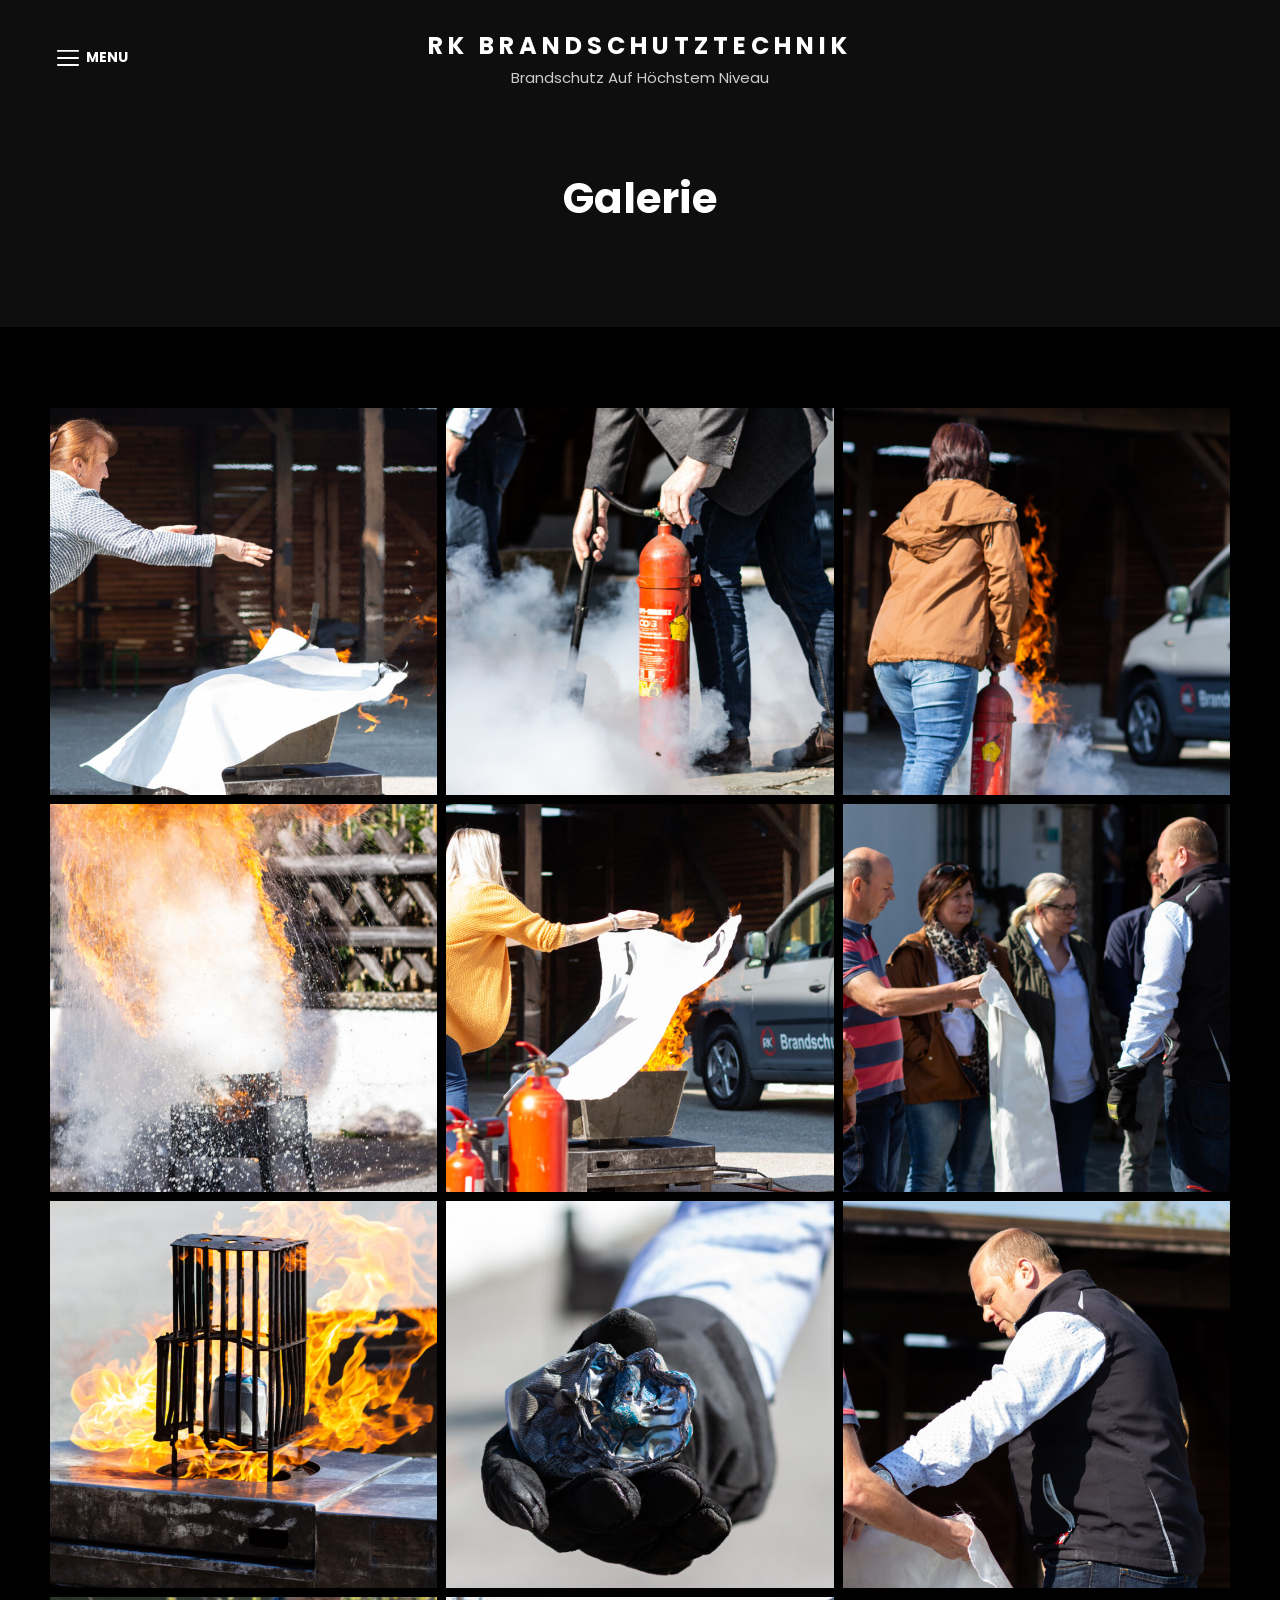
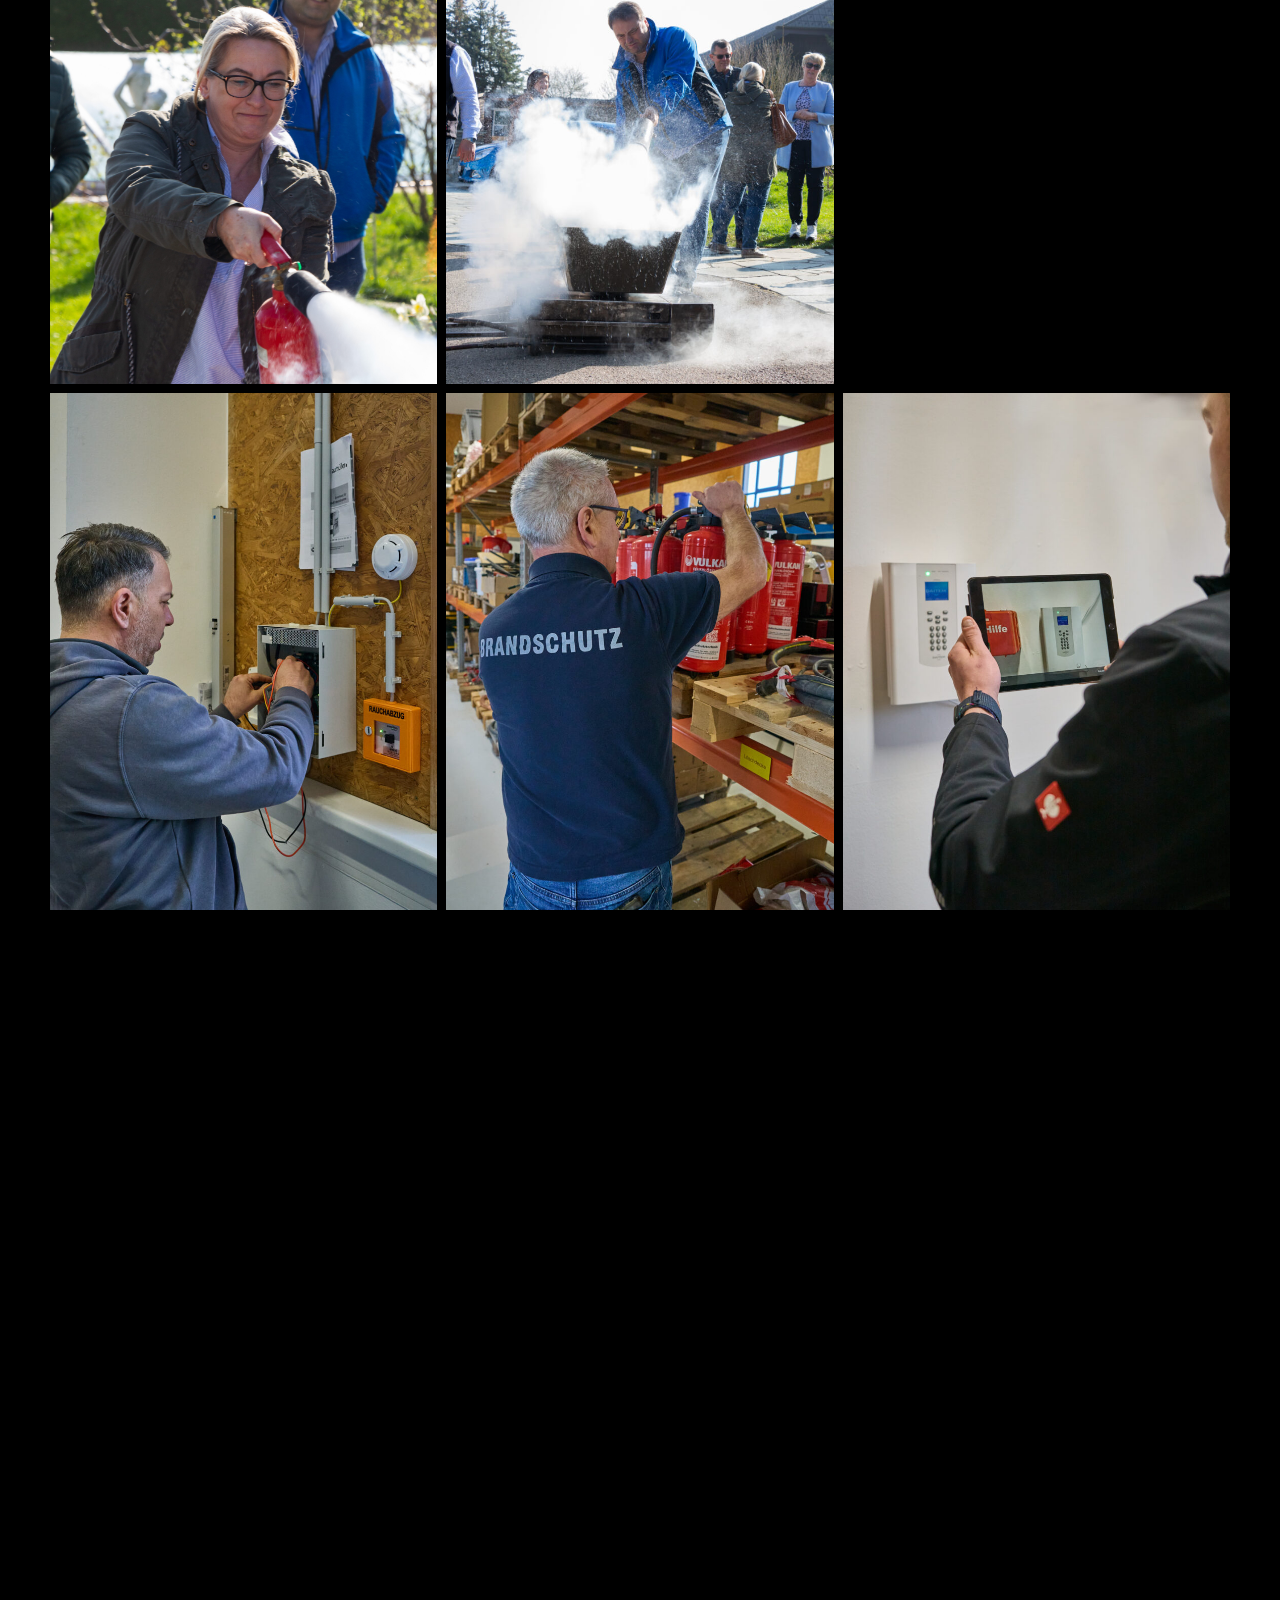
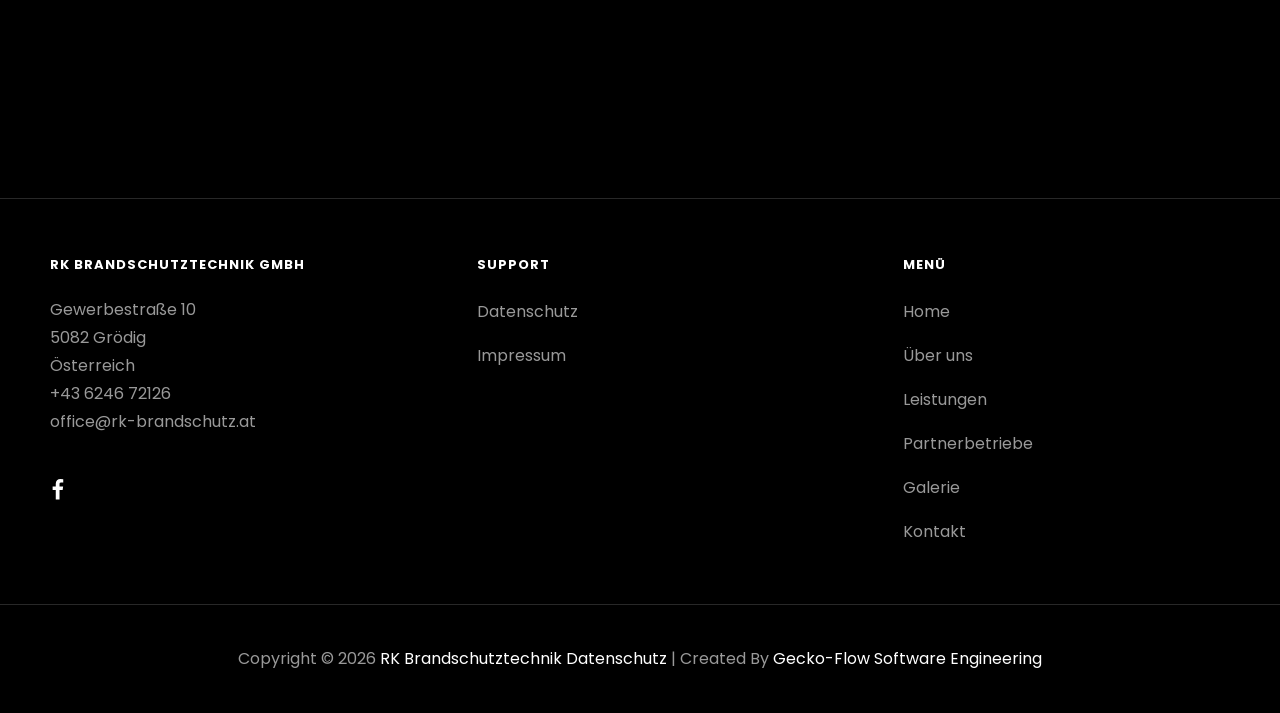
<file: gallery/index.html>
<!doctype html>
<html lang="de">
<head>
	<meta charset="UTF-8">
	<meta name="viewport" content="width=device-width, initial-scale=1">
	<title>Galerie &#8211; RK Brandschutztechnik</title>
	<meta name="robots" content="max-image-preview:large">
	<link rel="canonical" href="https://www.rk-brandschutz.at/gallery/">
	<link rel="stylesheet" href="../assets/css/wp-core.css">
	<link rel="stylesheet" href="../assets/css/dashicons.min.css">
	<link rel="stylesheet" href="../assets/css/scroll-to-top.css">
	<link rel="stylesheet" href="../assets/css/fonts.css">
	<link rel="stylesheet" href="../assets/css/style.css">
	<link rel="stylesheet" href="../assets/css/blocks.css">
	<link rel="stylesheet" href="../assets/css/theme-custom.css">
	<style>.wp-block-gallery.wp-block-gallery-1{--wp--style--unstable-gallery-gap:var( --wp--style--gallery-gap-default, var( --gallery-block--gutter-size, var( --wp--style--block-gap, 0.5em ) ) );}</style>
	<script src="../assets/js/jquery.min.js"></script>
	<script src="../assets/js/jquery-migrate.min.js"></script>
	<script src="../assets/js/config.js"></script>
	<script src="../assets/js/scroll-to-top.js"></script>
</head>

<body class="wp-singular page-template page-template-templates page-template-full-width-page page-template-templatesfull-width-page-php page page-id-5461 wp-embed-responsive wp-theme-scapeshot-pro group-blog fluid-layout navigation-full-screen no-sidebar full-width-layout excerpt color-scheme-default has-header-media absolute-header has-header-text has-social-floating">



	<div id="page" class="site">
		<a class="skip-link screen-reader-text" href="#content">Skip to content</a>

		<header id="masthead" class="site-header">
			<div class="site-header-main">

				<div class="header-blank"></div>
				<div class="wrapper">


<div class="site-branding">

	<div class="site-identity">
		<p class="site-title"><a href="../" rel="home">RK Brandschutztechnik</a></p>

					<p class="site-description">Brandschutz auf höchstem Niveau</p>
			</div><!-- .site-branding-text-->
</div><!-- .site-branding -->

					<div id="fullscreen-site-header-menu" class="fullscreen-site-header-menu">
	<div class="fullscreen-menu-wrapper">
		<div class="fullscreen-menu-toggle-wrapper">
			<button id="fullscreen-menu-toggle"  class="fullscreen-menu-toggle" aria-controls="fullscreen-menu" aria-expanded="false"><svg class="icon icon-menu" aria-hidden="true" role="img"> <use href="#icon-menu" xlink:href="#icon-menu"></use> </svg><svg class="icon icon-cancel" aria-hidden="true" role="img"> <use href="#icon-cancel" xlink:href="#icon-cancel"></use> </svg><span class="menu-label">Menu</span></button>
		</div><!-- .menu-toggle-wrapper -->

		<div class="fullscreen-menu-inside-wrapper">

<div class="site-branding">

	<div class="site-identity">
		<p class="site-title"><a href="../" rel="home">RK Brandschutztechnik</a></p>

					<p class="site-description">Brandschutz auf höchstem Niveau</p>
			</div><!-- .site-branding-text-->
</div><!-- .site-branding -->

			<div class="fullscreen-menu-inside-container">

								<div id="fullscreen-menu-left-wrap" class="menu-wrapper">
											<nav id="site-navigation" class="main-navigation" role="navigation" aria-label="Primary Menu">
							<ul id="primary-menu" class="menu nav-menu"><li id="menu-item-21" class="menu-item menu-item-type-post_type menu-item-object-page menu-item-21"><a href="../home/">Home</a></li>
<li id="menu-item-73" class="menu-item menu-item-type-post_type menu-item-object-page menu-item-73"><a href="../ueber-uns/">Über uns</a></li>
<li id="menu-item-63" class="menu-item menu-item-type-post_type menu-item-object-page menu-item-63"><a href="../leistungen/">Leistungen</a></li>
<li id="menu-item-148" class="menu-item menu-item-type-post_type menu-item-object-page menu-item-148"><a href="../partnerbetriebe/">Partnerbetriebe</a></li>
<li id="menu-item-16369" class="menu-item menu-item-type-post_type menu-item-object-page current-menu-item page_item page-item-5461 current_page_item menu-item-16369"><a href="./" aria-current="page">Galerie</a></li>
<li id="menu-item-72" class="menu-item menu-item-type-post_type menu-item-object-page menu-item-72"><a href="../kontakt/">Kontakt</a></li>
</ul>						</nav><!-- .main-navigation -->
									</div><!-- #fullscreen-menu-left-wrap -->

								<div id="fullscreen-menu-right-wrap">

										<div id="social-menu-wrapper" class="menu-wrapper">
						<nav class="social-navigation" role="navigation" aria-label="Social Menu">
	<div class="menu-social-container"><ul id="menu-social" class="social-links-menu"><li id="menu-item-5464" class="menu-item menu-item-type-custom menu-item-object-custom menu-item-5464"><a target="_blank" href="https://www.facebook.com/profile.php?id=100063628864035"><span class="screen-reader-text">facebook</span><svg class="icon icon-facebook" aria-hidden="true" role="img"> <use href="#icon-facebook" xlink:href="#icon-facebook"></use> </svg></a></li>
</ul></div></nav><!-- .social-navigation -->
					</div><!-- .menu-wrapper -->

										<div class="full-screen-text-wrapper">
													<h2>RK Brandschutztechnik GmbH</h2>

													<p>Gewerbestraße 10<br />
5082 Grödig<br />
Österreich</p>
											</div><!-- .full-screen-text-wrapper -->
									</div><!-- #fullscreen-menu-right-wrap -->
							</div><!-- .fullscreen-menu-inside-container -->
		</div><!-- .fullscreen-menu-inside-wrapper -->
	</div><!-- .fullscreen-menu-wrapper -->
</div><!-- .fullscreen-site-header-menu -->


<div class="site-branding">

	<div class="site-identity">
					<p class="site-title"><a href="../" rel="home">RK Brandschutztechnik</a></p>
					<p class="site-description">Brandschutz auf höchstem Niveau</p>
			</div><!-- .site-branding-text-->
</div><!-- .site-branding -->

											<div class="header-right-wrapper"></div><!-- .header-right-wrapper -->
										</div><!-- .wrapper -->
			</div><!-- .site-header-main -->
		</header><!-- #masthead -->

			<div id="floating-social" class="floating-social">
		<nav class="social-navigation" role="navigation" aria-label="Social Menu">
			<div class="menu-social-container"><ul id="menu-social-1" class="social-links-menu"><li class="menu-item menu-item-type-custom menu-item-object-custom menu-item-5464"><a target="_blank" href="https://www.facebook.com/profile.php?id=100063628864035"><span class="screen-reader-text">facebook</span><svg class="icon icon-facebook" aria-hidden="true" role="img"> <use href="#icon-facebook" xlink:href="#icon-facebook"></use> </svg></a></li>
</ul></div>		</nav><!-- .social-navigation -->
	</div><!--  .floating-social  -->

		<div class="custom-header header-media">
	<div class="wrapper">
		<div class="custom-header-media">
			<div id="wp-custom-header" class="wp-custom-header"></div>						<div class="custom-header-content sections header-media-section ">
			<div class="custom-header-content-wrapper">

				<div class="entry-header"><h1 class="entry-title">Galerie</h1></div>

							</div><!-- .custom-header-content-wrapper -->
		</div><!-- .custom-header-content -->

								<div class="scroll-down">
						<span>Scroll</span>
						<svg class="icon icon-angle-down" aria-hidden="true" role="img"> <use href="#icon-angle-down" xlink:href="#icon-angle-down"></use> </svg>					</div><!-- .scroll-down -->

		</div>
	</div><!-- .wrapper -->
	<div class="custom-header-overlay"></div><!-- .custom-header-overlay -->
</div><!-- .custom-header -->






					<div id="content" class="site-content no-section-heading">
				<div class="wrapper">

    <div id="primary" class="content-area">
        <main id="main" class="site-main">

<article id="post-5461" class="post-5461 page type-page status-publish hentry">
		<!-- Page/Post Single Image Disabled or No Image set in Post Thumbnail -->
	<div class="entry-content">


<figure class="wp-block-gallery has-nested-images columns-3 is-cropped wp-block-gallery-1 is-layout-flex wp-block-gallery-is-layout-flex">
<figure class="wp-block-image size-large"><img decoding="async" data-id="16518" src="../assets/uploads/2023/03/IMG_2637-1024x683.jpg" alt="" class="wp-image-16518"/></figure>



<figure class="wp-block-image size-large"><img decoding="async" data-id="16527" src="../assets/uploads/2023/03/IMG_2660-1024x683.jpg" alt="" class="wp-image-16527"/></figure>



<figure class="wp-block-image size-large"><img decoding="async" data-id="16625" src="../assets/uploads/2023/03/IMG_2669-edited-scaled.jpg" alt="" class="wp-image-16625"/></figure>



<figure class="wp-block-image size-large"><img decoding="async" data-id="16522" src="../assets/uploads/2023/03/IMG_2650-1024x683.jpg" alt="" class="wp-image-16522"/></figure>



<figure class="wp-block-image size-large"><img decoding="async" data-id="16517" src="../assets/uploads/2023/03/IMG_2631-1024x683.jpg" alt="" class="wp-image-16517"/></figure>



<figure class="wp-block-image size-large"><img decoding="async" data-id="16626" src="../assets/uploads/2023/03/IMG_2607-edited-scaled.jpg" alt="" class="wp-image-16626"/></figure>



<figure class="wp-block-image size-large"><img decoding="async" data-id="16501" src="../assets/uploads/2023/03/IMG_2578-1024x683.jpg" alt="" class="wp-image-16501"/></figure>



<figure class="wp-block-image size-large"><img decoding="async" data-id="16503" src="../assets/uploads/2023/03/IMG_2590-1024x683.jpg" alt="" class="wp-image-16503"/></figure>



<figure class="wp-block-image size-large"><img decoding="async" data-id="16627" src="../assets/uploads/2023/03/IMG_2598-edited-scaled.jpg" alt="" class="wp-image-16627"/></figure>



<figure class="wp-block-image size-large"><img decoding="async" data-id="16628" src="../assets/uploads/2023/03/IMG_2518-edited-scaled.jpg" alt="" class="wp-image-16628"/></figure>



<figure class="wp-block-image size-large"><img decoding="async" data-id="16488" src="../assets/uploads/2023/03/IMG_2493-1024x683.jpg" alt="" class="wp-image-16488"/></figure>



<figure class="wp-block-image size-large"><img decoding="async" data-id="16629" src="../assets/uploads/2023/03/IMG_2497-edited-scaled.jpg" alt="" class="wp-image-16629"/></figure>



<figure class="wp-block-image size-large"><img fetchpriority="high" decoding="async" width="768" height="1024" data-id="29374" src="../assets/uploads/2025/03/Streeter_RK-Brandschutz_250314-0063_Web-1-768x1024.jpg" alt="" class="wp-image-29374" srcset="../assets/uploads/2025/03/Streeter_RK-Brandschutz_250314-0063_Web-1-768x1024.jpg 768w, ../assets/uploads/2025/03/Streeter_RK-Brandschutz_250314-0063_Web-1-225x300.jpg 225w, ../assets/uploads/2025/03/Streeter_RK-Brandschutz_250314-0063_Web-1-1152x1536.jpg 1152w, ../assets/uploads/2025/03/Streeter_RK-Brandschutz_250314-0063_Web-1-666x888.jpg 666w, ../assets/uploads/2025/03/Streeter_RK-Brandschutz_250314-0063_Web-1.jpg 1536w" sizes="(max-width: 768px) 100vw, 768px" /></figure>



<figure class="wp-block-image size-large"><img decoding="async" width="768" height="1024" data-id="29367" src="../assets/uploads/2025/03/Streeter_RK-Brandschutz_250314-0159_Web-768x1024.jpg" alt="" class="wp-image-29367" srcset="../assets/uploads/2025/03/Streeter_RK-Brandschutz_250314-0159_Web-768x1024.jpg 768w, ../assets/uploads/2025/03/Streeter_RK-Brandschutz_250314-0159_Web-225x300.jpg 225w, ../assets/uploads/2025/03/Streeter_RK-Brandschutz_250314-0159_Web-1152x1536.jpg 1152w, ../assets/uploads/2025/03/Streeter_RK-Brandschutz_250314-0159_Web-666x888.jpg 666w, ../assets/uploads/2025/03/Streeter_RK-Brandschutz_250314-0159_Web.jpg 1536w" sizes="(max-width: 768px) 100vw, 768px" /></figure>



<figure class="wp-block-image size-large"><img decoding="async" width="768" height="1024" data-id="29366" src="../assets/uploads/2025/03/Streeter_RK-Brandschutz_250314-0129_Web-768x1024.jpg" alt="" class="wp-image-29366" srcset="../assets/uploads/2025/03/Streeter_RK-Brandschutz_250314-0129_Web-768x1024.jpg 768w, ../assets/uploads/2025/03/Streeter_RK-Brandschutz_250314-0129_Web-225x300.jpg 225w, ../assets/uploads/2025/03/Streeter_RK-Brandschutz_250314-0129_Web-1152x1536.jpg 1152w, ../assets/uploads/2025/03/Streeter_RK-Brandschutz_250314-0129_Web-666x888.jpg 666w, ../assets/uploads/2025/03/Streeter_RK-Brandschutz_250314-0129_Web.jpg 1536w" sizes="(max-width: 768px) 100vw, 768px" /></figure>



<figure class="wp-block-image size-large"><img loading="lazy" decoding="async" width="768" height="1024" data-id="29365" src="../assets/uploads/2025/03/Streeter_RK-Brandschutz_250314-0102_Web-768x1024.jpg" alt="" class="wp-image-29365" srcset="../assets/uploads/2025/03/Streeter_RK-Brandschutz_250314-0102_Web-768x1024.jpg 768w, ../assets/uploads/2025/03/Streeter_RK-Brandschutz_250314-0102_Web-225x300.jpg 225w, ../assets/uploads/2025/03/Streeter_RK-Brandschutz_250314-0102_Web-1152x1536.jpg 1152w, ../assets/uploads/2025/03/Streeter_RK-Brandschutz_250314-0102_Web-666x888.jpg 666w, ../assets/uploads/2025/03/Streeter_RK-Brandschutz_250314-0102_Web.jpg 1536w" sizes="auto, (max-width: 768px) 100vw, 768px" /></figure>



<figure class="wp-block-image size-large"><img loading="lazy" decoding="async" width="768" height="1024" data-id="29364" src="../assets/uploads/2025/03/Streeter_RK-Brandschutz_250314-0078_Web-768x1024.jpg" alt="" class="wp-image-29364" srcset="../assets/uploads/2025/03/Streeter_RK-Brandschutz_250314-0078_Web-768x1024.jpg 768w, ../assets/uploads/2025/03/Streeter_RK-Brandschutz_250314-0078_Web-225x300.jpg 225w, ../assets/uploads/2025/03/Streeter_RK-Brandschutz_250314-0078_Web-1152x1536.jpg 1152w, ../assets/uploads/2025/03/Streeter_RK-Brandschutz_250314-0078_Web-666x888.jpg 666w, ../assets/uploads/2025/03/Streeter_RK-Brandschutz_250314-0078_Web.jpg 1536w" sizes="auto, (max-width: 768px) 100vw, 768px" /></figure>
</figure>



<p class="wp-block-paragraph"></p>
	</div><!-- .entry-content -->

	</article><!-- #post-5461 -->
        </main><!-- #main -->
    </div><!-- #primary -->

			</div><!-- .wrapper -->
	</div><!-- #content -->







	<footer id="colophon" class="site-footer">



<aside class="widget-area footer-widget-area three" role="complementary">
	<div class="wrapper">
					<div class="widget-column footer-widget-1">
				<section id="custom_html-1" class="widget_text widget widget_custom_html"><h2 class="widget-title">RK Brandschutztechnik GmbH</h2><div class="textwidget custom-html-widget"><p>
Gewerbestraße 10 <br>
5082 Grödig <br>
Österreich <br>
+43 6246 72126 <br>
office@rk-brandschutz.at
</p></div></section><section id="ct-social-1" class="widget ct-social-widget ctsocialwidget social-navigation"><div class="menu-social-container"><ul id="menu-social-2" class="social-links-menu"><li class="menu-item menu-item-type-custom menu-item-object-custom menu-item-5464"><a target="_blank" href="https://www.facebook.com/profile.php?id=100063628864035"><span class="screen-reader-text">facebook</span><svg class="icon icon-facebook" aria-hidden="true" role="img"> <use href="#icon-facebook" xlink:href="#icon-facebook"></use> </svg></a></li>
</ul></div></section>			</div><!-- .widget-area -->

					<div class="widget-column footer-widget-2">
				<section id="nav_menu-1" class="widget widget_nav_menu"><h2 class="widget-title">Support</h2><div class="menu-secondary-menu-container"><ul id="menu-secondary-menu" class="menu"><li id="menu-item-16472" class="menu-item menu-item-type-post_type menu-item-object-page menu-item-privacy-policy menu-item-16472"><a rel="privacy-policy" href="../datenschutz/">Datenschutz</a></li>
<li id="menu-item-16473" class="menu-item menu-item-type-post_type menu-item-object-page menu-item-16473"><a href="../impressum/">Impressum</a></li>
</ul></div></section>			</div><!-- .widget-area -->

					<div class="widget-column footer-widget-3">
				<section id="nav_menu-2" class="widget widget_nav_menu"><h2 class="widget-title">Menü</h2><div class="menu-footer-navigation-container"><ul id="menu-footer-navigation" class="menu"><li id="menu-item-16476" class="menu-item menu-item-type-post_type menu-item-object-page menu-item-16476"><a href="../home/">Home</a></li>
<li id="menu-item-16478" class="menu-item menu-item-type-post_type menu-item-object-page menu-item-16478"><a href="../ueber-uns/">Über uns</a></li>
<li id="menu-item-16477" class="menu-item menu-item-type-post_type menu-item-object-page menu-item-16477"><a href="../leistungen/">Leistungen</a></li>
<li id="menu-item-16837" class="menu-item menu-item-type-post_type menu-item-object-page menu-item-16837"><a href="../partnerbetriebe/">Partnerbetriebe</a></li>
<li id="menu-item-16838" class="menu-item menu-item-type-post_type menu-item-object-page current-menu-item page_item page-item-5461 current_page_item menu-item-16838"><a href="./" aria-current="page">Galerie</a></li>
<li id="menu-item-16839" class="menu-item menu-item-type-post_type menu-item-object-page menu-item-16839"><a href="../kontakt/">Kontakt</a></li>
</ul></div></section>			</div><!-- .widget-area -->



	</div><!-- .footer-widgets-wrapper -->
</aside><!-- .footer-widgets -->


		<div id="site-generator" class="one">



<div class="site-info">Copyright © <span class="js-current-year">2026</span> <a href="../">RK Brandschutztechnik</a> <a class="privacy-policy-link" href="../datenschutz/" rel="privacy-policy">Datenschutz</a><span class="sep"> | </span>Created by <a target="_blank" href="https://www.gecko-flow.at">gecko-flow software engineering</a></div><!-- .site-info -->		</div><!-- #site-generator -->
	</footer><!-- #colophon -->


</div><!-- #page -->

<span id="cwt_to_top_scrollup" class="dashicons dashicons-arrow-up-alt2"><span class="screen-reader-text">Scroll Up</span></span><script src="../assets/js/skip-link-focus-fix.min.js"></script>
<script src="../assets/js/functions.min.js"></script>
<svg style="position: absolute; width: 0; height: 0; overflow: hidden;" version="1.1" xmlns="http://www.w3.org/2000/svg" xmlns:xlink="http://www.w3.org/1999/xlink">
<defs>
<symbol id="icon-behance" viewBox="0 0 37 32">
<path class="path1" d="M33 6.054h-9.125v2.214h9.125v-2.214zM28.5 13.661q-1.607 0-2.607 0.938t-1.107 2.545h7.286q-0.321-3.482-3.571-3.482zM28.786 24.107q1.125 0 2.179-0.571t1.357-1.554h3.946q-1.786 5.482-7.625 5.482-3.821 0-6.080-2.357t-2.259-6.196q0-3.714 2.33-6.17t6.009-2.455q2.464 0 4.295 1.214t2.732 3.196 0.902 4.429q0 0.304-0.036 0.839h-11.75q0 1.982 1.027 3.063t2.973 1.080zM4.946 23.214h5.286q3.661 0 3.661-2.982 0-3.214-3.554-3.214h-5.393v6.196zM4.946 13.625h5.018q1.393 0 2.205-0.652t0.813-2.027q0-2.571-3.393-2.571h-4.643v5.25zM0 4.536h10.607q1.554 0 2.768 0.25t2.259 0.848 1.607 1.723 0.563 2.75q0 3.232-3.071 4.696 2.036 0.571 3.071 2.054t1.036 3.643q0 1.339-0.438 2.438t-1.179 1.848-1.759 1.268-2.161 0.75-2.393 0.232h-10.911v-22.5z"></path>
</symbol>

<symbol id="icon-deviantart" viewBox="0 0 18 32">
<path class="path1" d="M18.286 5.411l-5.411 10.393 0.429 0.554h4.982v7.411h-9.054l-0.786 0.536-2.536 4.875-0.536 0.536h-5.375v-5.411l5.411-10.411-0.429-0.536h-4.982v-7.411h9.054l0.786-0.536 2.536-4.875 0.536-0.536h5.375v5.411z"></path>
</symbol>

<symbol id="icon-discord" viewBox="0 0 640 512">
<path d="M524.531,69.836a1.5,1.5,0,0,0-.764-.7A485.065,485.065,0,0,0,404.081,32.03a1.816,1.816,0,0,0-1.923.91,337.461,337.461,0,0,0-14.9,30.6,447.848,447.848,0,0,0-134.426,0,309.541,309.541,0,0,0-15.135-30.6,1.89,1.89,0,0,0-1.924-.91A483.689,483.689,0,0,0,116.085,69.137a1.712,1.712,0,0,0-.788.676C39.068,183.651,18.186,294.69,28.43,404.354a2.016,2.016,0,0,0,.765,1.375A487.666,487.666,0,0,0,176.02,479.918a1.9,1.9,0,0,0,2.063-.676A348.2,348.2,0,0,0,208.12,430.4a1.86,1.86,0,0,0-1.019-2.588,321.173,321.173,0,0,1-45.868-21.853,1.885,1.885,0,0,1-.185-3.126c3.082-2.309,6.166-4.711,9.109-7.137a1.819,1.819,0,0,1,1.9-.256c96.229,43.917,200.41,43.917,295.5,0a1.812,1.812,0,0,1,1.924.233c2.944,2.426,6.027,4.851,9.132,7.16a1.884,1.884,0,0,1-.162,3.126,301.407,301.407,0,0,1-45.89,21.83,1.875,1.875,0,0,0-1,2.611,391.055,391.055,0,0,0,30.014,48.815,1.864,1.864,0,0,0,2.063.7A486.048,486.048,0,0,0,610.7,405.729a1.882,1.882,0,0,0,.765-1.352C623.729,277.594,590.933,167.465,524.531,69.836ZM222.491,337.58c-28.972,0-52.844-26.587-52.844-59.239S193.056,219.1,222.491,219.1c29.665,0,53.306,26.82,52.843,59.239C275.334,310.993,251.924,337.58,222.491,337.58Zm195.38,0c-28.971,0-52.843-26.587-52.843-59.239S388.437,219.1,417.871,219.1c29.667,0,53.307,26.82,52.844,59.239C470.715,310.993,447.538,337.58,417.871,337.58Z"/></symbol>

<symbol id="icon-medium" viewBox="0 0 32 32">
<path class="path1" d="M10.661 7.518v20.946q0 0.446-0.223 0.759t-0.652 0.313q-0.304 0-0.589-0.143l-8.304-4.161q-0.375-0.179-0.634-0.598t-0.259-0.83v-20.357q0-0.357 0.179-0.607t0.518-0.25q0.25 0 0.786 0.268l9.125 4.571q0.054 0.054 0.054 0.089zM11.804 9.321l9.536 15.464-9.536-4.75v-10.714zM32 9.643v18.821q0 0.446-0.25 0.723t-0.679 0.277-0.839-0.232l-7.875-3.929zM31.946 7.5q0 0.054-4.58 7.491t-5.366 8.705l-6.964-11.321 5.786-9.411q0.304-0.5 0.929-0.5 0.25 0 0.464 0.107l9.661 4.821q0.071 0.036 0.071 0.107z"></path>
</symbol>

<symbol id="icon-slideshare" viewBox="0 0 32 32">
<path class="path1" d="M15.589 13.214q0 1.482-1.134 2.545t-2.723 1.063-2.723-1.063-1.134-2.545q0-1.5 1.134-2.554t2.723-1.054 2.723 1.054 1.134 2.554zM24.554 13.214q0 1.482-1.125 2.545t-2.732 1.063q-1.589 0-2.723-1.063t-1.134-2.545q0-1.5 1.134-2.554t2.723-1.054q1.607 0 2.732 1.054t1.125 2.554zM28.571 16.429v-11.911q0-1.554-0.571-2.205t-1.982-0.652h-19.857q-1.482 0-2.009 0.607t-0.527 2.25v12.018q0.768 0.411 1.58 0.714t1.446 0.5 1.446 0.33 1.268 0.196 1.25 0.071 1.045 0.009 1.009-0.036 0.795-0.036q1.214-0.018 1.696 0.482 0.107 0.107 0.179 0.161 0.464 0.446 1.089 0.911 0.125-1.625 2.107-1.554 0.089 0 0.652 0.027t0.768 0.036 0.813 0.018 0.946-0.018 0.973-0.080 1.089-0.152 1.107-0.241 1.196-0.348 1.205-0.482 1.286-0.616zM31.482 16.339q-2.161 2.661-6.643 4.5 1.5 5.089-0.411 8.304-1.179 2.018-3.268 2.643-1.857 0.571-3.25-0.268-1.536-0.911-1.464-2.929l-0.018-5.821v-0.018q-0.143-0.036-0.438-0.107t-0.42-0.089l-0.018 6.036q0.071 2.036-1.482 2.929-1.411 0.839-3.268 0.268-2.089-0.643-3.25-2.679-1.875-3.214-0.393-8.268-4.482-1.839-6.643-4.5-0.446-0.661-0.071-1.125t1.071 0.018q0.054 0.036 0.196 0.125t0.196 0.143v-12.393q0-1.286 0.839-2.196t2.036-0.911h22.446q1.196 0 2.036 0.911t0.839 2.196v12.393l0.375-0.268q0.696-0.482 1.071-0.018t-0.071 1.125z"></path>
</symbol>

<symbol id="icon-snapchat-ghost" viewBox="0 0 30 32">
<path class="path1" d="M15.143 2.286q2.393-0.018 4.295 1.223t2.92 3.438q0.482 1.036 0.482 3.196 0 0.839-0.161 3.411 0.25 0.125 0.5 0.125 0.321 0 0.911-0.241t0.911-0.241q0.518 0 1 0.321t0.482 0.821q0 0.571-0.563 0.964t-1.232 0.563-1.232 0.518-0.563 0.848q0 0.268 0.214 0.768 0.661 1.464 1.83 2.679t2.58 1.804q0.5 0.214 1.429 0.411 0.5 0.107 0.5 0.625 0 1.25-3.911 1.839-0.125 0.196-0.196 0.696t-0.25 0.83-0.589 0.33q-0.357 0-1.107-0.116t-1.143-0.116q-0.661 0-1.107 0.089-0.571 0.089-1.125 0.402t-1.036 0.679-1.036 0.723-1.357 0.598-1.768 0.241q-0.929 0-1.723-0.241t-1.339-0.598-1.027-0.723-1.036-0.679-1.107-0.402q-0.464-0.089-1.125-0.089-0.429 0-1.17 0.134t-1.045 0.134q-0.446 0-0.625-0.33t-0.25-0.848-0.196-0.714q-3.911-0.589-3.911-1.839 0-0.518 0.5-0.625 0.929-0.196 1.429-0.411 1.393-0.571 2.58-1.804t1.83-2.679q0.214-0.5 0.214-0.768 0-0.5-0.563-0.848t-1.241-0.527-1.241-0.563-0.563-0.938q0-0.482 0.464-0.813t0.982-0.33q0.268 0 0.857 0.232t0.946 0.232q0.321 0 0.571-0.125-0.161-2.536-0.161-3.393 0-2.179 0.482-3.214 1.143-2.446 3.071-3.536t4.714-1.125z"></path>
</symbol>

<symbol id="icon-yelp" viewBox="0 0 27 32">
<path class="path1" d="M13.804 23.554v2.268q-0.018 5.214-0.107 5.446-0.214 0.571-0.911 0.714-0.964 0.161-3.241-0.679t-2.902-1.589q-0.232-0.268-0.304-0.643-0.018-0.214 0.071-0.464 0.071-0.179 0.607-0.839t3.232-3.857q0.018 0 1.071-1.25 0.268-0.339 0.705-0.438t0.884 0.063q0.429 0.179 0.67 0.518t0.223 0.75zM11.143 19.071q-0.054 0.982-0.929 1.25l-2.143 0.696q-4.911 1.571-5.214 1.571-0.625-0.036-0.964-0.643-0.214-0.446-0.304-1.339-0.143-1.357 0.018-2.973t0.536-2.223 1-0.571q0.232 0 3.607 1.375 1.25 0.518 2.054 0.839l1.5 0.607q0.411 0.161 0.634 0.545t0.205 0.866zM25.893 24.375q-0.125 0.964-1.634 2.875t-2.42 2.268q-0.661 0.25-1.125-0.125-0.25-0.179-3.286-5.125l-0.839-1.375q-0.25-0.375-0.205-0.821t0.348-0.821q0.625-0.768 1.482-0.464 0.018 0.018 2.125 0.714 3.625 1.179 4.321 1.42t0.839 0.366q0.5 0.393 0.393 1.089zM13.893 13.089q0.089 1.821-0.964 2.179-1.036 0.304-2.036-1.268l-6.75-10.679q-0.143-0.625 0.339-1.107 0.732-0.768 3.705-1.598t4.009-0.563q0.714 0.179 0.875 0.804 0.054 0.321 0.393 5.455t0.429 6.777zM25.714 15.018q0.054 0.696-0.464 1.054-0.268 0.179-5.875 1.536-1.196 0.268-1.625 0.411l0.018-0.036q-0.411 0.107-0.821-0.071t-0.661-0.571q-0.536-0.839 0-1.554 0.018-0.018 1.339-1.821 2.232-3.054 2.679-3.643t0.607-0.696q0.5-0.339 1.161-0.036 0.857 0.411 2.196 2.384t1.446 2.991v0.054z"></path>
</symbol>

<symbol id="icon-vine" viewBox="0 0 27 32">
<path class="path1" d="M26.732 14.768v3.536q-1.804 0.411-3.536 0.411-1.161 2.429-2.955 4.839t-3.241 3.848-2.286 1.902q-1.429 0.804-2.893-0.054-0.5-0.304-1.080-0.777t-1.518-1.491-1.83-2.295-1.92-3.286-1.884-4.357-1.634-5.616-1.259-6.964h5.054q0.464 3.893 1.25 7.116t1.866 5.661 2.17 4.205 2.5 3.482q3.018-3.018 5.125-7.25-2.536-1.286-3.982-3.929t-1.446-5.946q0-3.429 1.857-5.616t5.071-2.188q3.179 0 4.875 1.884t1.696 5.313q0 2.839-1.036 5.107-0.125 0.018-0.348 0.054t-0.821 0.036-1.125-0.107-1.107-0.455-0.902-0.92q0.554-1.839 0.554-3.286 0-1.554-0.518-2.357t-1.411-0.804q-0.946 0-1.518 0.884t-0.571 2.509q0 3.321 1.875 5.241t4.768 1.92q1.107 0 2.161-0.25z"></path>
</symbol>

<symbol id="icon-vk" viewBox="0 0 35 32">
<path class="path1" d="M34.232 9.286q0.411 1.143-2.679 5.25-0.429 0.571-1.161 1.518-1.393 1.786-1.607 2.339-0.304 0.732 0.25 1.446 0.304 0.375 1.446 1.464h0.018l0.071 0.071q2.518 2.339 3.411 3.946 0.054 0.089 0.116 0.223t0.125 0.473-0.009 0.607-0.446 0.491-1.054 0.223l-4.571 0.071q-0.429 0.089-1-0.089t-0.929-0.393l-0.357-0.214q-0.536-0.375-1.25-1.143t-1.223-1.384-1.089-1.036-1.009-0.277q-0.054 0.018-0.143 0.063t-0.304 0.259-0.384 0.527-0.304 0.929-0.116 1.384q0 0.268-0.063 0.491t-0.134 0.33l-0.071 0.089q-0.321 0.339-0.946 0.393h-2.054q-1.268 0.071-2.607-0.295t-2.348-0.946-1.839-1.179-1.259-1.027l-0.446-0.429q-0.179-0.179-0.491-0.536t-1.277-1.625-1.893-2.696-2.188-3.768-2.33-4.857q-0.107-0.286-0.107-0.482t0.054-0.286l0.071-0.107q0.268-0.339 1.018-0.339l4.893-0.036q0.214 0.036 0.411 0.116t0.286 0.152l0.089 0.054q0.286 0.196 0.429 0.571 0.357 0.893 0.821 1.848t0.732 1.455l0.286 0.518q0.518 1.071 1 1.857t0.866 1.223 0.741 0.688 0.607 0.25 0.482-0.089q0.036-0.018 0.089-0.089t0.214-0.393 0.241-0.839 0.17-1.446 0-2.232q-0.036-0.714-0.161-1.304t-0.25-0.821l-0.107-0.214q-0.446-0.607-1.518-0.768-0.232-0.036 0.089-0.429 0.304-0.339 0.679-0.536 0.946-0.464 4.268-0.429 1.464 0.018 2.411 0.232 0.357 0.089 0.598 0.241t0.366 0.429 0.188 0.571 0.063 0.813-0.018 0.982-0.045 1.259-0.027 1.473q0 0.196-0.018 0.75t-0.009 0.857 0.063 0.723 0.205 0.696 0.402 0.438q0.143 0.036 0.304 0.071t0.464-0.196 0.679-0.616 0.929-1.196 1.214-1.92q1.071-1.857 1.911-4.018 0.071-0.179 0.179-0.313t0.196-0.188l0.071-0.054 0.089-0.045t0.232-0.054 0.357-0.009l5.143-0.036q0.696-0.089 1.143 0.045t0.554 0.295z"></path>
</symbol>

<symbol id="icon-search" viewBox="0 0 30 32">
<path class="path1" d="M20.571 14.857q0-3.304-2.348-5.652t-5.652-2.348-5.652 2.348-2.348 5.652 2.348 5.652 5.652 2.348 5.652-2.348 2.348-5.652zM29.714 29.714q0 0.929-0.679 1.607t-1.607 0.679q-0.964 0-1.607-0.679l-6.125-6.107q-3.196 2.214-7.125 2.214-2.554 0-4.884-0.991t-4.018-2.679-2.679-4.018-0.991-4.884 0.991-4.884 2.679-4.018 4.018-2.679 4.884-0.991 4.884 0.991 4.018 2.679 2.679 4.018 0.991 4.884q0 3.929-2.214 7.125l6.125 6.125q0.661 0.661 0.661 1.607z"></path>
</symbol>

<symbol id="icon-envelope-o" viewBox="0 0 1792 1792">
<path d="M1664 1504v-768q-32 36-69 66-268 206-426 338-51 43-83 67t-86.5 48.5-102.5 24.5h-2q-48 0-102.5-24.5t-86.5-48.5-83-67q-158-132-426-338-37-30-69-66v768q0 13 9.5 22.5t22.5 9.5h1472q13 0 22.5-9.5t9.5-22.5zm0-1051v-24.5l-.5-13-3-12.5-5.5-9-9-7.5-14-2.5h-1472q-13 0-22.5 9.5t-9.5 22.5q0 168 147 284 193 152 401 317 6 5 35 29.5t46 37.5 44.5 31.5 50.5 27.5 43 9h2q20 0 43-9t50.5-27.5 44.5-31.5 46-37.5 35-29.5q208-165 401-317 54-43 100.5-115.5t46.5-131.5zm128-37v1088q0 66-47 113t-113 47h-1472q-66 0-113-47t-47-113v-1088q0-66 47-113t113-47h1472q66 0 113 47t47 113z"></path>
</symbol>

<symbol id="icon-close" viewBox="0 0 25 32">
<path class="path1" d="M23.179 23.607q0 0.714-0.5 1.214l-2.429 2.429q-0.5 0.5-1.214 0.5t-1.214-0.5l-5.25-5.25-5.25 5.25q-0.5 0.5-1.214 0.5t-1.214-0.5l-2.429-2.429q-0.5-0.5-0.5-1.214t0.5-1.214l5.25-5.25-5.25-5.25q-0.5-0.5-0.5-1.214t0.5-1.214l2.429-2.429q0.5-0.5 1.214-0.5t1.214 0.5l5.25 5.25 5.25-5.25q0.5-0.5 1.214-0.5t1.214 0.5l2.429 2.429q0.5 0.5 0.5 1.214t-0.5 1.214l-5.25 5.25 5.25 5.25q0.5 0.5 0.5 1.214z"></path>
</symbol>

<symbol id="icon-angle-left" viewBox="0 0 1792 1792">
<path class="path1" d="M1203 544q0 13-10 23l-393 393 393 393q10 10 10 23t-10 23l-50 50q-10 10-23 10t-23-10l-466-466q-10-10-10-23t10-23l466-466q10-10 23-10t23 10l50 50q10 10 10 23z"></path>
</symbol>

<symbol id="icon-angle-right" viewBox="0 0 1792 1792">
<path class="path1" d="M1171 960q0 13-10 23l-466 466q-10 10-23 10t-23-10l-50-50q-10-10-10-23t10-23l393-393-393-393q-10-10-10-23t10-23l50-50q10-10 23-10t23 10l466 466q10 10 10 23z"></path>
</symbol>

<symbol id="icon-angle-down" viewBox="0 0 21 32">
<path class="path1" d="M19.196 13.143q0 0.232-0.179 0.411l-8.321 8.321q-0.179 0.179-0.411 0.179t-0.411-0.179l-8.321-8.321q-0.179-0.179-0.179-0.411t0.179-0.411l0.893-0.893q0.179-0.179 0.411-0.179t0.411 0.179l7.018 7.018 7.018-7.018q0.179-0.179 0.411-0.179t0.411 0.179l0.893 0.893q0.179 0.179 0.179 0.411z"></path>
</symbol>

<symbol id="icon-folder-open" viewBox="0 0 34 32">
<path class="path1" d="M33.554 17q0 0.554-0.554 1.179l-6 7.071q-0.768 0.911-2.152 1.545t-2.563 0.634h-19.429q-0.607 0-1.080-0.232t-0.473-0.768q0-0.554 0.554-1.179l6-7.071q0.768-0.911 2.152-1.545t2.563-0.634h19.429q0.607 0 1.080 0.232t0.473 0.768zM27.429 10.857v2.857h-14.857q-1.679 0-3.518 0.848t-2.929 2.134l-6.107 7.179q0-0.071-0.009-0.223t-0.009-0.223v-17.143q0-1.643 1.179-2.821t2.821-1.179h5.714q1.643 0 2.821 1.179t1.179 2.821v0.571h9.714q1.643 0 2.821 1.179t1.179 2.821z"></path>
</symbol>

<symbol id="icon-twitter" viewBox="0 0 30 32">
<path class="path1" d="M28.929 7.286q-1.196 1.75-2.893 2.982 0.018 0.25 0.018 0.75 0 2.321-0.679 4.634t-2.063 4.437-3.295 3.759-4.607 2.607-5.768 0.973q-4.839 0-8.857-2.589 0.625 0.071 1.393 0.071 4.018 0 7.161-2.464-1.875-0.036-3.357-1.152t-2.036-2.848q0.589 0.089 1.089 0.089 0.768 0 1.518-0.196-2-0.411-3.313-1.991t-1.313-3.67v-0.071q1.214 0.679 2.607 0.732-1.179-0.786-1.875-2.054t-0.696-2.75q0-1.571 0.786-2.911 2.161 2.661 5.259 4.259t6.634 1.777q-0.143-0.679-0.143-1.321 0-2.393 1.688-4.080t4.080-1.688q2.5 0 4.214 1.821 1.946-0.375 3.661-1.393-0.661 2.054-2.536 3.179 1.661-0.179 3.321-0.893z"></path>
</symbol>

<symbol id="icon-x-twitter" viewBox="0 0 512 512">
	<path d="M389.2 48h70.6L305.6 224.2 487 464H345L233.7 318.6 106.5 464H35.8L200.7 275.5 26.8 48H172.4L272.9 180.9 389.2 48zM364.4 421.8h39.1L151.1 88h-42L364.4 421.8z"></path>
</symbol>

<symbol id="icon-facebook" viewBox="0 0 19 32">
<path class="path1" d="M17.125 0.214v4.714h-2.804q-1.536 0-2.071 0.643t-0.536 1.929v3.375h5.232l-0.696 5.286h-4.536v13.554h-5.464v-13.554h-4.554v-5.286h4.554v-3.893q0-3.321 1.857-5.152t4.946-1.83q2.625 0 4.071 0.214z"></path>
</symbol>

<symbol id="icon-github" viewBox="0 0 27 32">
<path class="path1" d="M13.714 2.286q3.732 0 6.884 1.839t4.991 4.991 1.839 6.884q0 4.482-2.616 8.063t-6.759 4.955q-0.482 0.089-0.714-0.125t-0.232-0.536q0-0.054 0.009-1.366t0.009-2.402q0-1.732-0.929-2.536 1.018-0.107 1.83-0.321t1.679-0.696 1.446-1.188 0.946-1.875 0.366-2.688q0-2.125-1.411-3.679 0.661-1.625-0.143-3.643-0.5-0.161-1.446 0.196t-1.643 0.786l-0.679 0.429q-1.661-0.464-3.429-0.464t-3.429 0.464q-0.286-0.196-0.759-0.482t-1.491-0.688-1.518-0.241q-0.804 2.018-0.143 3.643-1.411 1.554-1.411 3.679 0 1.518 0.366 2.679t0.938 1.875 1.438 1.196 1.679 0.696 1.83 0.321q-0.696 0.643-0.875 1.839-0.375 0.179-0.804 0.268t-1.018 0.089-1.17-0.384-0.991-1.116q-0.339-0.571-0.866-0.929t-0.884-0.429l-0.357-0.054q-0.375 0-0.518 0.080t-0.089 0.205 0.161 0.25 0.232 0.214l0.125 0.089q0.393 0.179 0.777 0.679t0.563 0.911l0.179 0.411q0.232 0.679 0.786 1.098t1.196 0.536 1.241 0.125 0.991-0.063l0.411-0.071q0 0.679 0.009 1.58t0.009 0.973q0 0.321-0.232 0.536t-0.714 0.125q-4.143-1.375-6.759-4.955t-2.616-8.063q0-3.732 1.839-6.884t4.991-4.991 6.884-1.839zM5.196 21.982q0.054-0.125-0.125-0.214-0.179-0.054-0.232 0.036-0.054 0.125 0.125 0.214 0.161 0.107 0.232-0.036zM5.75 22.589q0.125-0.089-0.036-0.286-0.179-0.161-0.286-0.054-0.125 0.089 0.036 0.286 0.179 0.179 0.286 0.054zM6.286 23.393q0.161-0.125 0-0.339-0.143-0.232-0.304-0.107-0.161 0.089 0 0.321t0.304 0.125zM7.036 24.143q0.143-0.143-0.071-0.339-0.214-0.214-0.357-0.054-0.161 0.143 0.071 0.339 0.214 0.214 0.357 0.054zM8.054 24.589q0.054-0.196-0.232-0.286-0.268-0.071-0.339 0.125t0.232 0.268q0.268 0.107 0.339-0.107zM9.179 24.679q0-0.232-0.304-0.196-0.286 0-0.286 0.196 0 0.232 0.304 0.196 0.286 0 0.286-0.196zM10.214 24.5q-0.036-0.196-0.321-0.161-0.286 0.054-0.25 0.268t0.321 0.143 0.25-0.25z"></path>
</symbol>

<symbol id="icon-bars" viewBox="0 0 27 32">
<path class="path1" d="M27.429 24v2.286q0 0.464-0.339 0.804t-0.804 0.339h-25.143q-0.464 0-0.804-0.339t-0.339-0.804v-2.286q0-0.464 0.339-0.804t0.804-0.339h25.143q0.464 0 0.804 0.339t0.339 0.804zM27.429 14.857v2.286q0 0.464-0.339 0.804t-0.804 0.339h-25.143q-0.464 0-0.804-0.339t-0.339-0.804v-2.286q0-0.464 0.339-0.804t0.804-0.339h25.143q0.464 0 0.804 0.339t0.339 0.804zM27.429 5.714v2.286q0 0.464-0.339 0.804t-0.804 0.339h-25.143q-0.464 0-0.804-0.339t-0.339-0.804v-2.286q0-0.464 0.339-0.804t0.804-0.339h25.143q0.464 0 0.804 0.339t0.339 0.804z"></path>
</symbol>

<symbol id="icon-google-plus" viewBox="0 0 41 32">
<path class="path1" d="M25.661 16.304q0 3.714-1.554 6.616t-4.429 4.536-6.589 1.634q-2.661 0-5.089-1.036t-4.179-2.786-2.786-4.179-1.036-5.089 1.036-5.089 2.786-4.179 4.179-2.786 5.089-1.036q5.107 0 8.768 3.429l-3.554 3.411q-2.089-2.018-5.214-2.018-2.196 0-4.063 1.107t-2.955 3.009-1.089 4.152 1.089 4.152 2.955 3.009 4.063 1.107q1.482 0 2.723-0.411t2.045-1.027 1.402-1.402 0.875-1.482 0.384-1.321h-7.429v-4.5h12.357q0.214 1.125 0.214 2.179zM41.143 14.125v3.75h-3.732v3.732h-3.75v-3.732h-3.732v-3.75h3.732v-3.732h3.75v3.732h3.732z"></path>
</symbol>

<symbol id="icon-linkedin" viewBox="0 0 27 32">
<path class="path1" d="M6.232 11.161v17.696h-5.893v-17.696h5.893zM6.607 5.696q0.018 1.304-0.902 2.179t-2.42 0.875h-0.036q-1.464 0-2.357-0.875t-0.893-2.179q0-1.321 0.92-2.188t2.402-0.866 2.375 0.866 0.911 2.188zM27.429 18.714v10.143h-5.875v-9.464q0-1.875-0.723-2.938t-2.259-1.063q-1.125 0-1.884 0.616t-1.134 1.527q-0.196 0.536-0.196 1.446v9.875h-5.875q0.036-7.125 0.036-11.554t-0.018-5.286l-0.018-0.857h5.875v2.571h-0.036q0.357-0.571 0.732-1t1.009-0.929 1.554-0.777 2.045-0.277q3.054 0 4.911 2.027t1.857 5.938z"></path>
</symbol>

<symbol id="icon-quote-right" viewBox="0 0 30 32">
<path class="path1" d="M13.714 5.714v12.571q0 1.857-0.723 3.545t-1.955 2.92-2.92 1.955-3.545 0.723h-1.143q-0.464 0-0.804-0.339t-0.339-0.804v-2.286q0-0.464 0.339-0.804t0.804-0.339h1.143q1.893 0 3.232-1.339t1.339-3.232v-0.571q0-0.714-0.5-1.214t-1.214-0.5h-4q-1.429 0-2.429-1t-1-2.429v-6.857q0-1.429 1-2.429t2.429-1h6.857q1.429 0 2.429 1t1 2.429zM29.714 5.714v12.571q0 1.857-0.723 3.545t-1.955 2.92-2.92 1.955-3.545 0.723h-1.143q-0.464 0-0.804-0.339t-0.339-0.804v-2.286q0-0.464 0.339-0.804t0.804-0.339h1.143q1.893 0 3.232-1.339t1.339-3.232v-0.571q0-0.714-0.5-1.214t-1.214-0.5h-4q-1.429 0-2.429-1t-1-2.429v-6.857q0-1.429 1-2.429t2.429-1h6.857q1.429 0 2.429 1t1 2.429z"></path>
</symbol>

<symbol id="icon-mail-reply" viewBox="0 0 32 32">
<path class="path1" d="M32 20q0 2.964-2.268 8.054-0.054 0.125-0.188 0.429t-0.241 0.536-0.232 0.393q-0.214 0.304-0.5 0.304-0.268 0-0.42-0.179t-0.152-0.446q0-0.161 0.045-0.473t0.045-0.42q0.089-1.214 0.089-2.196 0-1.804-0.313-3.232t-0.866-2.473-1.429-1.804-1.884-1.241-2.375-0.759-2.75-0.384-3.134-0.107h-4v4.571q0 0.464-0.339 0.804t-0.804 0.339-0.804-0.339l-9.143-9.143q-0.339-0.339-0.339-0.804t0.339-0.804l9.143-9.143q0.339-0.339 0.804-0.339t0.804 0.339 0.339 0.804v4.571h4q12.732 0 15.625 7.196 0.946 2.393 0.946 5.946z"></path>
</symbol>

<symbol id="icon-youtube" viewBox="0 0 27 32">
<path class="path1" d="M17.339 22.214v3.768q0 1.196-0.696 1.196-0.411 0-0.804-0.393v-5.375q0.393-0.393 0.804-0.393 0.696 0 0.696 1.196zM23.375 22.232v0.821h-1.607v-0.821q0-1.214 0.804-1.214t0.804 1.214zM6.125 18.339h1.911v-1.679h-5.571v1.679h1.875v10.161h1.786v-10.161zM11.268 28.5h1.589v-8.821h-1.589v6.75q-0.536 0.75-1.018 0.75-0.321 0-0.375-0.375-0.018-0.054-0.018-0.625v-6.5h-1.589v6.982q0 0.875 0.143 1.304 0.214 0.661 1.036 0.661 0.857 0 1.821-1.089v0.964zM18.929 25.857v-3.518q0-1.304-0.161-1.768-0.304-1-1.268-1-0.893 0-1.661 0.964v-3.875h-1.589v11.839h1.589v-0.857q0.804 0.982 1.661 0.982 0.964 0 1.268-0.982 0.161-0.482 0.161-1.786zM24.964 25.679v-0.232h-1.625q0 0.911-0.036 1.089-0.125 0.643-0.714 0.643-0.821 0-0.821-1.232v-1.554h3.196v-1.839q0-1.411-0.482-2.071-0.696-0.911-1.893-0.911-1.214 0-1.911 0.911-0.5 0.661-0.5 2.071v3.089q0 1.411 0.518 2.071 0.696 0.911 1.929 0.911 1.286 0 1.929-0.946 0.321-0.482 0.375-0.964 0.036-0.161 0.036-1.036zM14.107 9.375v-3.75q0-1.232-0.768-1.232t-0.768 1.232v3.75q0 1.25 0.768 1.25t0.768-1.25zM26.946 22.786q0 4.179-0.464 6.25-0.25 1.054-1.036 1.768t-1.821 0.821q-3.286 0.375-9.911 0.375t-9.911-0.375q-1.036-0.107-1.83-0.821t-1.027-1.768q-0.464-2-0.464-6.25 0-4.179 0.464-6.25 0.25-1.054 1.036-1.768t1.839-0.839q3.268-0.357 9.893-0.357t9.911 0.357q1.036 0.125 1.83 0.839t1.027 1.768q0.464 2 0.464 6.25zM9.125 0h1.821l-2.161 7.125v4.839h-1.786v-4.839q-0.25-1.321-1.089-3.786-0.661-1.839-1.161-3.339h1.893l1.268 4.696zM15.732 5.946v3.125q0 1.446-0.5 2.107-0.661 0.911-1.893 0.911-1.196 0-1.875-0.911-0.5-0.679-0.5-2.107v-3.125q0-1.429 0.5-2.089 0.679-0.911 1.875-0.911 1.232 0 1.893 0.911 0.5 0.661 0.5 2.089zM21.714 3.054v8.911h-1.625v-0.982q-0.946 1.107-1.839 1.107-0.821 0-1.054-0.661-0.143-0.429-0.143-1.339v-7.036h1.625v6.554q0 0.589 0.018 0.625 0.054 0.393 0.375 0.393 0.482 0 1.018-0.768v-6.804h1.625z"></path>
</symbol>

<symbol id="icon-dropbox" viewBox="0 0 32 32">
<path class="path1" d="M7.179 12.625l8.821 5.446-6.107 5.089-8.75-5.696zM24.786 22.536v1.929l-8.75 5.232v0.018l-0.018-0.018-0.018 0.018v-0.018l-8.732-5.232v-1.929l2.625 1.714 6.107-5.071v-0.036l0.018 0.018 0.018-0.018v0.036l6.125 5.071zM9.893 2.107l6.107 5.089-8.821 5.429-6.036-4.821zM24.821 12.625l6.036 4.839-8.732 5.696-6.125-5.089zM22.125 2.107l8.732 5.696-6.036 4.821-8.821-5.429z"></path>
</symbol>

<symbol id="icon-instagram" viewBox="0 0 27 32">
<path class="path1" d="M18.286 16q0-1.893-1.339-3.232t-3.232-1.339-3.232 1.339-1.339 3.232 1.339 3.232 3.232 1.339 3.232-1.339 1.339-3.232zM20.75 16q0 2.929-2.054 4.982t-4.982 2.054-4.982-2.054-2.054-4.982 2.054-4.982 4.982-2.054 4.982 2.054 2.054 4.982zM22.679 8.679q0 0.679-0.482 1.161t-1.161 0.482-1.161-0.482-0.482-1.161 0.482-1.161 1.161-0.482 1.161 0.482 0.482 1.161zM13.714 4.75q-0.125 0-1.366-0.009t-1.884 0-1.723 0.054-1.839 0.179-1.277 0.33q-0.893 0.357-1.571 1.036t-1.036 1.571q-0.196 0.518-0.33 1.277t-0.179 1.839-0.054 1.723 0 1.884 0.009 1.366-0.009 1.366 0 1.884 0.054 1.723 0.179 1.839 0.33 1.277q0.357 0.893 1.036 1.571t1.571 1.036q0.518 0.196 1.277 0.33t1.839 0.179 1.723 0.054 1.884 0 1.366-0.009 1.366 0.009 1.884 0 1.723-0.054 1.839-0.179 1.277-0.33q0.893-0.357 1.571-1.036t1.036-1.571q0.196-0.518 0.33-1.277t0.179-1.839 0.054-1.723 0-1.884-0.009-1.366 0.009-1.366 0-1.884-0.054-1.723-0.179-1.839-0.33-1.277q-0.357-0.893-1.036-1.571t-1.571-1.036q-0.518-0.196-1.277-0.33t-1.839-0.179-1.723-0.054-1.884 0-1.366 0.009zM27.429 16q0 4.089-0.089 5.661-0.179 3.714-2.214 5.75t-5.75 2.214q-1.571 0.089-5.661 0.089t-5.661-0.089q-3.714-0.179-5.75-2.214t-2.214-5.75q-0.089-1.571-0.089-5.661t0.089-5.661q0.179-3.714 2.214-5.75t5.75-2.214q1.571-0.089 5.661-0.089t5.661 0.089q3.714 0.179 5.75 2.214t2.214 5.75q0.089 1.571 0.089 5.661z"></path>
</symbol>

<symbol id="icon-flickr" viewBox="0 0 27 32">
<path class="path1" d="M22.286 2.286q2.125 0 3.634 1.509t1.509 3.634v17.143q0 2.125-1.509 3.634t-3.634 1.509h-17.143q-2.125 0-3.634-1.509t-1.509-3.634v-17.143q0-2.125 1.509-3.634t3.634-1.509h17.143zM12.464 16q0-1.571-1.107-2.679t-2.679-1.107-2.679 1.107-1.107 2.679 1.107 2.679 2.679 1.107 2.679-1.107 1.107-2.679zM22.536 16q0-1.571-1.107-2.679t-2.679-1.107-2.679 1.107-1.107 2.679 1.107 2.679 2.679 1.107 2.679-1.107 1.107-2.679z"></path>
</symbol>

<symbol id="icon-tumblr" viewBox="0 0 19 32">
<path class="path1" d="M16.857 23.732l1.429 4.232q-0.411 0.625-1.982 1.179t-3.161 0.571q-1.857 0.036-3.402-0.464t-2.545-1.321-1.696-1.893-0.991-2.143-0.295-2.107v-9.714h-3v-3.839q1.286-0.464 2.304-1.241t1.625-1.607 1.036-1.821 0.607-1.768 0.268-1.58q0.018-0.089 0.080-0.152t0.134-0.063h4.357v7.571h5.946v4.5h-5.964v9.25q0 0.536 0.116 1t0.402 0.938 0.884 0.741 1.455 0.25q1.393-0.036 2.393-0.518z"></path>
</symbol>

<symbol id="icon-dribbble" viewBox="0 0 27 32">
<path class="path1" d="M18.286 26.786q-0.75-4.304-2.5-8.893h-0.036l-0.036 0.018q-0.286 0.107-0.768 0.295t-1.804 0.875-2.446 1.464-2.339 2.045-1.839 2.643l-0.268-0.196q3.286 2.679 7.464 2.679 2.357 0 4.571-0.929zM14.982 15.946q-0.375-0.875-0.946-1.982-5.554 1.661-12.018 1.661-0.018 0.125-0.018 0.375 0 2.214 0.786 4.223t2.214 3.598q0.893-1.589 2.205-2.973t2.545-2.223 2.33-1.446 1.777-0.857l0.661-0.232q0.071-0.018 0.232-0.063t0.232-0.080zM13.071 12.161q-2.143-3.804-4.357-6.75-2.464 1.161-4.179 3.321t-2.286 4.857q5.393 0 10.821-1.429zM25.286 17.857q-3.75-1.071-7.304-0.518 1.554 4.268 2.286 8.375 1.982-1.339 3.304-3.384t1.714-4.473zM10.911 4.625q-0.018 0-0.036 0.018 0.018-0.018 0.036-0.018zM21.446 7.214q-3.304-2.929-7.732-2.929-1.357 0-2.768 0.339 2.339 3.036 4.393 6.821 1.232-0.464 2.321-1.080t1.723-1.098 1.17-1.018 0.67-0.723zM25.429 15.875q-0.054-4.143-2.661-7.321l-0.018 0.018q-0.161 0.214-0.339 0.438t-0.777 0.795-1.268 1.080-1.786 1.161-2.348 1.152q0.446 0.946 0.786 1.696 0.036 0.107 0.116 0.313t0.134 0.295q0.643-0.089 1.33-0.125t1.313-0.036 1.232 0.027 1.143 0.071 1.009 0.098 0.857 0.116 0.652 0.107 0.446 0.080zM27.429 16q0 3.732-1.839 6.884t-4.991 4.991-6.884 1.839-6.884-1.839-4.991-4.991-1.839-6.884 1.839-6.884 4.991-4.991 6.884-1.839 6.884 1.839 4.991 4.991 1.839 6.884z"></path>
</symbol>

<symbol id="icon-skype" viewBox="0 0 27 32">
<path class="path1" d="M20.946 18.982q0-0.893-0.348-1.634t-0.866-1.223-1.304-0.875-1.473-0.607-1.563-0.411l-1.857-0.429q-0.536-0.125-0.786-0.188t-0.625-0.205-0.536-0.286-0.295-0.375-0.134-0.536q0-1.375 2.571-1.375 0.768 0 1.375 0.214t0.964 0.509 0.679 0.598 0.714 0.518 0.857 0.214q0.839 0 1.348-0.571t0.509-1.375q0-0.982-1-1.777t-2.536-1.205-3.25-0.411q-1.214 0-2.357 0.277t-2.134 0.839-1.589 1.554-0.598 2.295q0 1.089 0.339 1.902t1 1.348 1.429 0.866 1.839 0.58l2.607 0.643q1.607 0.393 2 0.643 0.571 0.357 0.571 1.071 0 0.696-0.714 1.152t-1.875 0.455q-0.911 0-1.634-0.286t-1.161-0.688-0.813-0.804-0.821-0.688-0.964-0.286q-0.893 0-1.348 0.536t-0.455 1.339q0 1.643 2.179 2.813t5.196 1.17q1.304 0 2.5-0.33t2.188-0.955 1.58-1.67 0.589-2.348zM27.429 22.857q0 2.839-2.009 4.848t-4.848 2.009q-2.321 0-4.179-1.429-1.375 0.286-2.679 0.286-2.554 0-4.884-0.991t-4.018-2.679-2.679-4.018-0.991-4.884q0-1.304 0.286-2.679-1.429-1.857-1.429-4.179 0-2.839 2.009-4.848t4.848-2.009q2.321 0 4.179 1.429 1.375-0.286 2.679-0.286 2.554 0 4.884 0.991t4.018 2.679 2.679 4.018 0.991 4.884q0 1.304-0.286 2.679 1.429 1.857 1.429 4.179z"></path>
</symbol>

<symbol id="icon-foursquare" viewBox="0 0 23 32">
<path class="path1" d="M17.857 7.75l0.661-3.464q0.089-0.411-0.161-0.714t-0.625-0.304h-12.714q-0.411 0-0.688 0.304t-0.277 0.661v19.661q0 0.125 0.107 0.018l5.196-6.286q0.411-0.464 0.679-0.598t0.857-0.134h4.268q0.393 0 0.661-0.259t0.321-0.527q0.429-2.321 0.661-3.411 0.071-0.375-0.205-0.714t-0.652-0.339h-5.25q-0.518 0-0.857-0.339t-0.339-0.857v-0.75q0-0.518 0.339-0.848t0.857-0.33h6.179q0.321 0 0.625-0.241t0.357-0.527zM21.911 3.786q-0.268 1.304-0.955 4.759t-1.241 6.25-0.625 3.098q-0.107 0.393-0.161 0.58t-0.25 0.58-0.438 0.589-0.688 0.375-1.036 0.179h-4.839q-0.232 0-0.393 0.179-0.143 0.161-7.607 8.821-0.393 0.446-1.045 0.509t-0.866-0.098q-0.982-0.393-0.982-1.75v-25.179q0-0.982 0.679-1.83t2.143-0.848h15.857q1.696 0 2.268 0.946t0.179 2.839zM21.911 3.786l-2.821 14.107q0.071-0.304 0.625-3.098t1.241-6.25 0.955-4.759z"></path>
</symbol>

<symbol id="icon-wordpress" viewBox="0 0 32 32">
<path class="path1" d="M2.268 16q0-2.911 1.196-5.589l6.554 17.946q-3.5-1.696-5.625-5.018t-2.125-7.339zM25.268 15.304q0 0.339-0.045 0.688t-0.179 0.884-0.205 0.786-0.313 1.054-0.313 1.036l-1.357 4.571-4.964-14.75q0.821-0.054 1.571-0.143 0.339-0.036 0.464-0.33t-0.045-0.554-0.509-0.241l-3.661 0.179q-1.339-0.018-3.607-0.179-0.214-0.018-0.366 0.089t-0.205 0.268-0.027 0.33 0.161 0.295 0.348 0.143l1.429 0.143 2.143 5.857-3 9-5-14.857q0.821-0.054 1.571-0.143 0.339-0.036 0.464-0.33t-0.045-0.554-0.509-0.241l-3.661 0.179q-0.125 0-0.411-0.009t-0.464-0.009q1.875-2.857 4.902-4.527t6.563-1.67q2.625 0 5.009 0.946t4.259 2.661h-0.179q-0.982 0-1.643 0.723t-0.661 1.705q0 0.214 0.036 0.429t0.071 0.384 0.143 0.411 0.161 0.375 0.214 0.402 0.223 0.375 0.259 0.429 0.25 0.411q1.125 1.911 1.125 3.786zM16.232 17.196l4.232 11.554q0.018 0.107 0.089 0.196-2.25 0.786-4.554 0.786-2 0-3.875-0.571zM28.036 9.411q1.696 3.107 1.696 6.589 0 3.732-1.857 6.884t-4.982 4.973l4.196-12.107q1.054-3.018 1.054-4.929 0-0.75-0.107-1.411zM16 0q3.25 0 6.214 1.268t5.107 3.411 3.411 5.107 1.268 6.214-1.268 6.214-3.411 5.107-5.107 3.411-6.214 1.268-6.214-1.268-5.107-3.411-3.411-5.107-1.268-6.214 1.268-6.214 3.411-5.107 5.107-3.411 6.214-1.268zM16 31.268q3.089 0 5.92-1.214t4.875-3.259 3.259-4.875 1.214-5.92-1.214-5.92-3.259-4.875-4.875-3.259-5.92-1.214-5.92 1.214-4.875 3.259-3.259 4.875-1.214 5.92 1.214 5.92 3.259 4.875 4.875 3.259 5.92 1.214z"></path>
</symbol>

<symbol id="icon-stumbleupon" viewBox="0 0 34 32">
<path class="path1" d="M18.964 12.714v-2.107q0-0.75-0.536-1.286t-1.286-0.536-1.286 0.536-0.536 1.286v10.929q0 3.125-2.25 5.339t-5.411 2.214q-3.179 0-5.42-2.241t-2.241-5.42v-4.75h5.857v4.679q0 0.768 0.536 1.295t1.286 0.527 1.286-0.527 0.536-1.295v-11.071q0-3.054 2.259-5.214t5.384-2.161q3.143 0 5.393 2.179t2.25 5.25v2.429l-3.482 1.036zM28.429 16.679h5.857v4.75q0 3.179-2.241 5.42t-5.42 2.241q-3.161 0-5.411-2.223t-2.25-5.366v-4.786l2.339 1.089 3.482-1.036v4.821q0 0.75 0.536 1.277t1.286 0.527 1.286-0.527 0.536-1.277v-4.911z"></path>
</symbol>

<symbol id="icon-digg" viewBox="0 0 37 32">
<path class="path1" d="M5.857 5.036h3.643v17.554h-9.5v-12.446h5.857v-5.107zM5.857 19.661v-6.589h-2.196v6.589h2.196zM10.964 10.143v12.446h3.661v-12.446h-3.661zM10.964 5.036v3.643h3.661v-3.643h-3.661zM16.089 10.143h9.518v16.821h-9.518v-2.911h5.857v-1.464h-5.857v-12.446zM21.946 19.661v-6.589h-2.196v6.589h2.196zM27.071 10.143h9.5v16.821h-9.5v-2.911h5.839v-1.464h-5.839v-12.446zM32.911 19.661v-6.589h-2.196v6.589h2.196z"></path>
</symbol>

<symbol id="icon-spotify" viewBox="0 0 27 32">
<path class="path1" d="M20.125 21.607q0-0.571-0.536-0.911-3.446-2.054-7.982-2.054-2.375 0-5.125 0.607-0.75 0.161-0.75 0.929 0 0.357 0.241 0.616t0.634 0.259q0.089 0 0.661-0.143 2.357-0.482 4.339-0.482 4.036 0 7.089 1.839 0.339 0.196 0.589 0.196 0.339 0 0.589-0.241t0.25-0.616zM21.839 17.768q0-0.714-0.625-1.089-4.232-2.518-9.786-2.518-2.732 0-5.411 0.75-0.857 0.232-0.857 1.143 0 0.446 0.313 0.759t0.759 0.313q0.125 0 0.661-0.143 2.179-0.589 4.482-0.589 4.982 0 8.714 2.214 0.429 0.232 0.679 0.232 0.446 0 0.759-0.313t0.313-0.759zM23.768 13.339q0-0.839-0.714-1.25-2.25-1.304-5.232-1.973t-6.125-0.67q-3.643 0-6.5 0.839-0.411 0.125-0.688 0.455t-0.277 0.866q0 0.554 0.366 0.929t0.92 0.375q0.196 0 0.714-0.143 2.375-0.661 5.482-0.661 2.839 0 5.527 0.607t4.527 1.696q0.375 0.214 0.714 0.214 0.518 0 0.902-0.366t0.384-0.92zM27.429 16q0 3.732-1.839 6.884t-4.991 4.991-6.884 1.839-6.884-1.839-4.991-4.991-1.839-6.884 1.839-6.884 4.991-4.991 6.884-1.839 6.884 1.839 4.991 4.991 1.839 6.884z"></path>
</symbol>

<symbol id="icon-soundcloud" viewBox="0 0 41 32">
<path class="path1" d="M14 24.5l0.286-4.304-0.286-9.339q-0.018-0.179-0.134-0.304t-0.295-0.125q-0.161 0-0.286 0.125t-0.125 0.304l-0.25 9.339 0.25 4.304q0.018 0.179 0.134 0.295t0.277 0.116q0.393 0 0.429-0.411zM19.286 23.982l0.196-3.768-0.214-10.464q0-0.286-0.232-0.429-0.143-0.089-0.286-0.089t-0.286 0.089q-0.232 0.143-0.232 0.429l-0.018 0.107-0.179 10.339q0 0.018 0.196 4.214v0.018q0 0.179 0.107 0.304 0.161 0.196 0.411 0.196 0.196 0 0.357-0.161 0.161-0.125 0.161-0.357zM0.625 17.911l0.357 2.286-0.357 2.25q-0.036 0.161-0.161 0.161t-0.161-0.161l-0.304-2.25 0.304-2.286q0.036-0.161 0.161-0.161t0.161 0.161zM2.161 16.5l0.464 3.696-0.464 3.625q-0.036 0.161-0.179 0.161-0.161 0-0.161-0.179l-0.411-3.607 0.411-3.696q0-0.161 0.161-0.161 0.143 0 0.179 0.161zM3.804 15.821l0.446 4.375-0.446 4.232q0 0.196-0.196 0.196-0.179 0-0.214-0.196l-0.375-4.232 0.375-4.375q0.036-0.214 0.214-0.214 0.196 0 0.196 0.214zM5.482 15.696l0.411 4.5-0.411 4.357q-0.036 0.232-0.25 0.232-0.232 0-0.232-0.232l-0.375-4.357 0.375-4.5q0-0.232 0.232-0.232 0.214 0 0.25 0.232zM7.161 16.018l0.375 4.179-0.375 4.393q-0.036 0.286-0.286 0.286-0.107 0-0.188-0.080t-0.080-0.205l-0.357-4.393 0.357-4.179q0-0.107 0.080-0.188t0.188-0.080q0.25 0 0.286 0.268zM8.839 13.411l0.375 6.786-0.375 4.393q0 0.125-0.089 0.223t-0.214 0.098q-0.286 0-0.321-0.321l-0.321-4.393 0.321-6.786q0.036-0.321 0.321-0.321 0.125 0 0.214 0.098t0.089 0.223zM10.518 11.875l0.339 8.357-0.339 4.357q0 0.143-0.098 0.241t-0.241 0.098q-0.321 0-0.357-0.339l-0.286-4.357 0.286-8.357q0.036-0.339 0.357-0.339 0.143 0 0.241 0.098t0.098 0.241zM12.268 11.161l0.321 9.036-0.321 4.321q-0.036 0.375-0.393 0.375-0.339 0-0.375-0.375l-0.286-4.321 0.286-9.036q0-0.161 0.116-0.277t0.259-0.116q0.161 0 0.268 0.116t0.125 0.277zM19.268 24.411v0 0zM15.732 11.089l0.268 9.107-0.268 4.268q0 0.179-0.134 0.313t-0.313 0.134-0.304-0.125-0.143-0.321l-0.25-4.268 0.25-9.107q0-0.196 0.134-0.321t0.313-0.125 0.313 0.125 0.134 0.321zM17.5 11.429l0.25 8.786-0.25 4.214q0 0.196-0.143 0.339t-0.339 0.143-0.339-0.143-0.161-0.339l-0.214-4.214 0.214-8.786q0.018-0.214 0.161-0.357t0.339-0.143 0.33 0.143 0.152 0.357zM21.286 20.214l-0.25 4.125q0 0.232-0.161 0.393t-0.393 0.161-0.393-0.161-0.179-0.393l-0.107-2.036-0.107-2.089 0.214-11.357v-0.054q0.036-0.268 0.214-0.429 0.161-0.125 0.357-0.125 0.143 0 0.268 0.089 0.25 0.143 0.286 0.464zM41.143 19.875q0 2.089-1.482 3.563t-3.571 1.473h-14.036q-0.232-0.036-0.393-0.196t-0.161-0.393v-16.054q0-0.411 0.5-0.589 1.518-0.607 3.232-0.607 3.482 0 6.036 2.348t2.857 5.777q0.946-0.393 1.964-0.393 2.089 0 3.571 1.482t1.482 3.589z"></path>
</symbol>

<symbol id="icon-codepen" viewBox="0 0 32 32">
<path class="path1" d="M3.857 20.875l10.768 7.179v-6.411l-5.964-3.982zM2.75 18.304l3.446-2.304-3.446-2.304v4.607zM17.375 28.054l10.768-7.179-4.804-3.214-5.964 3.982v6.411zM16 19.25l4.857-3.25-4.857-3.25-4.857 3.25zM8.661 14.339l5.964-3.982v-6.411l-10.768 7.179zM25.804 16l3.446 2.304v-4.607zM23.339 14.339l4.804-3.214-10.768-7.179v6.411zM32 11.125v9.75q0 0.732-0.607 1.143l-14.625 9.75q-0.375 0.232-0.768 0.232t-0.768-0.232l-14.625-9.75q-0.607-0.411-0.607-1.143v-9.75q0-0.732 0.607-1.143l14.625-9.75q0.375-0.232 0.768-0.232t0.768 0.232l14.625 9.75q0.607 0.411 0.607 1.143z"></path>
</symbol>

<symbol id="icon-twitch" viewBox="0 0 32 32">
<path class="path1" d="M16 7.75v7.75h-2.589v-7.75h2.589zM23.107 7.75v7.75h-2.589v-7.75h2.589zM23.107 21.321l4.518-4.536v-14.196h-21.321v18.732h5.821v3.875l3.875-3.875h7.107zM30.214 0v18.089l-7.75 7.75h-5.821l-3.875 3.875h-3.875v-3.875h-7.107v-20.679l1.946-5.161h26.482z"></path>
</symbol>

<symbol id="icon-meanpath" viewBox="0 0 27 32">
<path class="path1" d="M23.411 15.036v2.036q0 0.429-0.241 0.679t-0.67 0.25h-3.607q-0.429 0-0.679-0.25t-0.25-0.679v-2.036q0-0.429 0.25-0.679t0.679-0.25h3.607q0.429 0 0.67 0.25t0.241 0.679zM14.661 19.143v-4.464q0-0.946-0.58-1.527t-1.527-0.58h-2.375q-1.214 0-1.714 0.929-0.5-0.929-1.714-0.929h-2.321q-0.946 0-1.527 0.58t-0.58 1.527v4.464q0 0.393 0.375 0.393h0.982q0.393 0 0.393-0.393v-4.107q0-0.429 0.241-0.679t0.688-0.25h1.679q0.429 0 0.679 0.25t0.25 0.679v4.107q0 0.393 0.375 0.393h0.964q0.393 0 0.393-0.393v-4.107q0-0.429 0.25-0.679t0.679-0.25h1.732q0.429 0 0.67 0.25t0.241 0.679v4.107q0 0.393 0.393 0.393h0.982q0.375 0 0.375-0.393zM25.179 17.429v-2.75q0-0.946-0.589-1.527t-1.536-0.58h-4.714q-0.946 0-1.536 0.58t-0.589 1.527v7.321q0 0.375 0.393 0.375h0.982q0.375 0 0.375-0.375v-3.214q0.554 0.75 1.679 0.75h3.411q0.946 0 1.536-0.58t0.589-1.527zM27.429 6.429v19.143q0 1.714-1.214 2.929t-2.929 1.214h-19.143q-1.714 0-2.929-1.214t-1.214-2.929v-19.143q0-1.714 1.214-2.929t2.929-1.214h19.143q1.714 0 2.929 1.214t1.214 2.929z"></path>
</symbol>

<symbol id="icon-pinterest-p" viewBox="0 0 23 32">
<path class="path1" d="M0 10.661q0-1.929 0.67-3.634t1.848-2.973 2.714-2.196 3.304-1.393 3.607-0.464q2.821 0 5.25 1.188t3.946 3.455 1.518 5.125q0 1.714-0.339 3.357t-1.071 3.161-1.786 2.67-2.589 1.839-3.375 0.688q-1.214 0-2.411-0.571t-1.714-1.571q-0.179 0.696-0.5 2.009t-0.42 1.696-0.366 1.268-0.464 1.268-0.571 1.116-0.821 1.384-1.107 1.545l-0.25 0.089-0.161-0.179q-0.268-2.804-0.268-3.357 0-1.643 0.384-3.688t1.188-5.134 0.929-3.625q-0.571-1.161-0.571-3.018 0-1.482 0.929-2.786t2.357-1.304q1.089 0 1.696 0.723t0.607 1.83q0 1.179-0.786 3.411t-0.786 3.339q0 1.125 0.804 1.866t1.946 0.741q0.982 0 1.821-0.446t1.402-1.214 1-1.696 0.679-1.973 0.357-1.982 0.116-1.777q0-3.089-1.955-4.813t-5.098-1.723q-3.571 0-5.964 2.313t-2.393 5.866q0 0.786 0.223 1.518t0.482 1.161 0.482 0.813 0.223 0.545q0 0.5-0.268 1.304t-0.661 0.804q-0.036 0-0.304-0.054-0.911-0.268-1.616-1t-1.089-1.688-0.58-1.929-0.196-1.902z"></path>
</symbol>

<symbol id="icon-get-pocket" viewBox="0 0 31 32">
<path class="path1" d="M27.946 2.286q1.161 0 1.964 0.813t0.804 1.973v9.268q0 3.143-1.214 6t-3.259 4.911-4.893 3.259-5.973 1.205q-3.143 0-5.991-1.205t-4.902-3.259-3.268-4.911-1.214-6v-9.268q0-1.143 0.821-1.964t1.964-0.821h25.161zM15.375 21.286q0.839 0 1.464-0.589l7.214-6.929q0.661-0.625 0.661-1.518 0-0.875-0.616-1.491t-1.491-0.616q-0.839 0-1.464 0.589l-5.768 5.536-5.768-5.536q-0.625-0.589-1.446-0.589-0.875 0-1.491 0.616t-0.616 1.491q0 0.911 0.643 1.518l7.232 6.929q0.589 0.589 1.446 0.589z"></path>
</symbol>

<symbol id="icon-vimeo" viewBox="0 0 32 32">
<path class="path1" d="M30.518 9.25q-0.179 4.214-5.929 11.625-5.946 7.696-10.036 7.696-2.536 0-4.286-4.696-0.786-2.857-2.357-8.607-1.286-4.679-2.804-4.679-0.321 0-2.268 1.357l-1.375-1.75q0.429-0.375 1.929-1.723t2.321-2.063q2.786-2.464 4.304-2.607 1.696-0.161 2.732 0.991t1.446 3.634q0.786 5.125 1.179 6.661 0.982 4.446 2.143 4.446 0.911 0 2.75-2.875 1.804-2.875 1.946-4.393 0.232-2.482-1.946-2.482-1.018 0-2.161 0.464 2.143-7.018 8.196-6.821 4.482 0.143 4.214 5.821z"></path>
</symbol>

<symbol id="icon-reddit-alien" viewBox="0 0 32 32">
<path class="path1" d="M32 15.107q0 1.036-0.527 1.884t-1.42 1.295q0.214 0.821 0.214 1.714 0 2.768-1.902 5.125t-5.188 3.723-7.143 1.366-7.134-1.366-5.179-3.723-1.902-5.125q0-0.839 0.196-1.679-0.911-0.446-1.464-1.313t-0.554-1.902q0-1.464 1.036-2.509t2.518-1.045q1.518 0 2.589 1.125 3.893-2.714 9.196-2.893l2.071-9.304q0.054-0.232 0.268-0.375t0.464-0.089l6.589 1.446q0.321-0.661 0.964-1.063t1.411-0.402q1.107 0 1.893 0.777t0.786 1.884-0.786 1.893-1.893 0.786-1.884-0.777-0.777-1.884l-5.964-1.321-1.857 8.429q5.357 0.161 9.268 2.857 1.036-1.089 2.554-1.089 1.482 0 2.518 1.045t1.036 2.509zM7.464 18.661q0 1.107 0.777 1.893t1.884 0.786 1.893-0.786 0.786-1.893-0.786-1.884-1.893-0.777q-1.089 0-1.875 0.786t-0.786 1.875zM21.929 25q0.196-0.196 0.196-0.464t-0.196-0.464q-0.179-0.179-0.446-0.179t-0.464 0.179q-0.732 0.75-2.161 1.107t-2.857 0.357-2.857-0.357-2.161-1.107q-0.196-0.179-0.464-0.179t-0.446 0.179q-0.196 0.179-0.196 0.455t0.196 0.473q0.768 0.768 2.116 1.214t2.188 0.527 1.625 0.080 1.625-0.080 2.188-0.527 2.116-1.214zM21.875 21.339q1.107 0 1.884-0.786t0.777-1.893q0-1.089-0.786-1.875t-1.875-0.786q-1.107 0-1.893 0.777t-0.786 1.884 0.786 1.893 1.893 0.786z"></path>
</symbol>

<symbol id="icon-hashtag" viewBox="0 0 32 32">
<path class="path1" d="M17.696 18.286l1.143-4.571h-4.536l-1.143 4.571h4.536zM31.411 9.286l-1 4q-0.125 0.429-0.554 0.429h-5.839l-1.143 4.571h5.554q0.268 0 0.446 0.214 0.179 0.25 0.107 0.5l-1 4q-0.089 0.429-0.554 0.429h-5.839l-1.446 5.857q-0.125 0.429-0.554 0.429h-4q-0.286 0-0.464-0.214-0.161-0.214-0.107-0.5l1.393-5.571h-4.536l-1.446 5.857q-0.125 0.429-0.554 0.429h-4.018q-0.268 0-0.446-0.214-0.161-0.214-0.107-0.5l1.393-5.571h-5.554q-0.268 0-0.446-0.214-0.161-0.214-0.107-0.5l1-4q0.125-0.429 0.554-0.429h5.839l1.143-4.571h-5.554q-0.268 0-0.446-0.214-0.179-0.25-0.107-0.5l1-4q0.089-0.429 0.554-0.429h5.839l1.446-5.857q0.125-0.429 0.571-0.429h4q0.268 0 0.446 0.214 0.161 0.214 0.107 0.5l-1.393 5.571h4.536l1.446-5.857q0.125-0.429 0.571-0.429h4q0.268 0 0.446 0.214 0.161 0.214 0.107 0.5l-1.393 5.571h5.554q0.268 0 0.446 0.214 0.161 0.214 0.107 0.5z"></path>
</symbol>

<symbol id="icon-chain" viewBox="0 0 30 32">
<path class="path1" d="M26 21.714q0-0.714-0.5-1.214l-3.714-3.714q-0.5-0.5-1.214-0.5-0.75 0-1.286 0.571 0.054 0.054 0.339 0.33t0.384 0.384 0.268 0.339 0.232 0.455 0.063 0.491q0 0.714-0.5 1.214t-1.214 0.5q-0.268 0-0.491-0.063t-0.455-0.232-0.339-0.268-0.384-0.384-0.33-0.339q-0.589 0.554-0.589 1.304 0 0.714 0.5 1.214l3.679 3.696q0.482 0.482 1.214 0.482 0.714 0 1.214-0.464l2.625-2.607q0.5-0.5 0.5-1.196zM13.446 9.125q0-0.714-0.5-1.214l-3.679-3.696q-0.5-0.5-1.214-0.5-0.696 0-1.214 0.482l-2.625 2.607q-0.5 0.5-0.5 1.196 0 0.714 0.5 1.214l3.714 3.714q0.482 0.482 1.214 0.482 0.75 0 1.286-0.554-0.054-0.054-0.339-0.33t-0.384-0.384-0.268-0.339-0.232-0.455-0.063-0.491q0-0.714 0.5-1.214t1.214-0.5q0.268 0 0.491 0.063t0.455 0.232 0.339 0.268 0.384 0.384 0.33 0.339q0.589-0.554 0.589-1.304zM29.429 21.714q0 2.143-1.518 3.625l-2.625 2.607q-1.482 1.482-3.625 1.482-2.161 0-3.643-1.518l-3.679-3.696q-1.482-1.482-1.482-3.625 0-2.196 1.571-3.732l-1.571-1.571q-1.536 1.571-3.714 1.571-2.143 0-3.643-1.5l-3.714-3.714q-1.5-1.5-1.5-3.643t1.518-3.625l2.625-2.607q1.482-1.482 3.625-1.482 2.161 0 3.643 1.518l3.679 3.696q1.482 1.482 1.482 3.625 0 2.196-1.571 3.732l1.571 1.571q1.536-1.571 3.714-1.571 2.143 0 3.643 1.5l3.714 3.714q1.5 1.5 1.5 3.643z"></path>
</symbol>

<symbol id="icon-thumb-tack" viewBox="0 0 21 32">
<path class="path1" d="M8.571 15.429v-8q0-0.25-0.161-0.411t-0.411-0.161-0.411 0.161-0.161 0.411v8q0 0.25 0.161 0.411t0.411 0.161 0.411-0.161 0.161-0.411zM20.571 21.714q0 0.464-0.339 0.804t-0.804 0.339h-7.661l-0.911 8.625q-0.036 0.214-0.188 0.366t-0.366 0.152h-0.018q-0.482 0-0.571-0.482l-1.357-8.661h-7.214q-0.464 0-0.804-0.339t-0.339-0.804q0-2.196 1.402-3.955t3.17-1.759v-9.143q-0.929 0-1.607-0.679t-0.679-1.607 0.679-1.607 1.607-0.679h11.429q0.929 0 1.607 0.679t0.679 1.607-0.679 1.607-1.607 0.679v9.143q1.768 0 3.17 1.759t1.402 3.955z"></path>
</symbol>

<symbol id="icon-arrow-left" viewBox="0 0 43 32">
<path class="path1" d="M42.311 14.044c-0.178-0.178-0.533-0.356-0.711-0.356h-33.778l10.311-10.489c0.178-0.178 0.356-0.533 0.356-0.711 0-0.356-0.178-0.533-0.356-0.711l-1.6-1.422c-0.356-0.178-0.533-0.356-0.889-0.356s-0.533 0.178-0.711 0.356l-14.578 14.933c-0.178 0.178-0.356 0.533-0.356 0.711s0.178 0.533 0.356 0.711l14.756 14.933c0 0.178 0.356 0.356 0.533 0.356s0.533-0.178 0.711-0.356l1.6-1.6c0.178-0.178 0.356-0.533 0.356-0.711s-0.178-0.533-0.356-0.711l-10.311-10.489h33.778c0.178 0 0.533-0.178 0.711-0.356 0.356-0.178 0.533-0.356 0.533-0.711v-2.133c0-0.356-0.178-0.711-0.356-0.889z"></path>
</symbol>

<symbol id="icon-arrow-right" viewBox="0 0 43 32">
<path class="path1" d="M0.356 17.956c0.178 0.178 0.533 0.356 0.711 0.356h33.778l-10.311 10.489c-0.178 0.178-0.356 0.533-0.356 0.711 0 0.356 0.178 0.533 0.356 0.711l1.6 1.6c0.178 0.178 0.533 0.356 0.711 0.356s0.533-0.178 0.711-0.356l14.756-14.933c0.178-0.356 0.356-0.711 0.356-0.889s-0.178-0.533-0.356-0.711l-14.756-14.933c0-0.178-0.356-0.356-0.533-0.356s-0.533 0.178-0.711 0.356l-1.6 1.6c-0.178 0.178-0.356 0.533-0.356 0.711s0.178 0.533 0.356 0.711l10.311 10.489h-33.778c-0.178 0-0.533 0.178-0.711 0.356-0.356 0.178-0.533 0.356-0.533 0.711v2.311c0 0.178 0.178 0.533 0.356 0.711z"></path>
</symbol>

<symbol id="icon-play" viewBox="0 0 22 28">
<path d="M21.625 14.484l-20.75 11.531c-0.484 0.266-0.875 0.031-0.875-0.516v-23c0-0.547 0.391-0.781 0.875-0.516l20.75 11.531c0.484 0.266 0.484 0.703 0 0.969z"></path>
</symbol>

<symbol id="icon-pause" viewBox="0 0 24 28">
<path d="M24 3v22c0 0.547-0.453 1-1 1h-8c-0.547 0-1-0.453-1-1v-22c0-0.547 0.453-1 1-1h8c0.547 0 1 0.453 1 1zM10 3v22c0 0.547-0.453 1-1 1h-8c-0.547 0-1-0.453-1-1v-22c0-0.547 0.453-1 1-1h8c0.547 0 1 0.453 1 1z"></path>
</symbol>

<symbol id="icon-phone" viewBox="0 0 1792 1792">
<path d="M1600 1240q0 27-10 70.5t-21 68.5q-21 50-122 106-94 51-186 51-27 0-53-3.5t-57.5-12.5-47-14.5-55.5-20.5-49-18q-98-35-175-83-127-79-264-216t-216-264q-48-77-83-175-3-9-18-49t-20.5-55.5-14.5-47-12.5-57.5-3.5-53q0-92 51-186 56-101 106-122 25-11 68.5-21t70.5-10q14 0 21 3 18 6 53 76 11 19 30 54t35 63.5 31 53.5q3 4 17.5 25t21.5 35.5 7 28.5q0 20-28.5 50t-62 55-62 53-28.5 46q0 9 5 22.5t8.5 20.5 14 24 11.5 19q76 137 174 235t235 174q2 1 19 11.5t24 14 20.5 8.5 22.5 5q18 0 46-28.5t53-62 55-62 50-28.5q14 0 28.5 7t35.5 21.5 25 17.5q25 15 53.5 31t63.5 35 54 30q70 35 76 53 3 7 3 21z"></path>
</symbol>

<symbol id="icon-address-book-o" viewBox="0 0 1792 1792">
<path d="M1092 644q0 107-76.5 183t-183.5 76-183.5-76-76.5-183q0-108 76.5-184t183.5-76 183.5 76 76.5 184zm-48 220q46 0 82.5 17t60 47.5 39.5 67 24 81 11.5 82.5 3.5 79q0 67-39.5 118.5t-105.5 51.5h-576q-66 0-105.5-51.5t-39.5-118.5q0-48 4.5-93.5t18.5-98.5 36.5-91.5 63-64.5 93.5-26h5q7 4 32 19.5t35.5 21 33 17 37 16 35 9 39.5 4.5 39.5-4.5 35-9 37-16 33-17 35.5-21 32-19.5zm684-256q0 13-9.5 22.5t-22.5 9.5h-96v128h96q13 0 22.5 9.5t9.5 22.5v192q0 13-9.5 22.5t-22.5 9.5h-96v128h96q13 0 22.5 9.5t9.5 22.5v192q0 13-9.5 22.5t-22.5 9.5h-96v224q0 66-47 113t-113 47h-1216q-66 0-113-47t-47-113v-1472q0-66 47-113t113-47h1216q66 0 113 47t47 113v224h96q13 0 22.5 9.5t9.5 22.5v192zm-256 1024v-1472q0-13-9.5-22.5t-22.5-9.5h-1216q-13 0-22.5 9.5t-9.5 22.5v1472q0 13 9.5 22.5t22.5 9.5h1216q13 0 22.5-9.5t9.5-22.5z"></path>
</symbol>

<symbol id="icon-calendar" viewBox="0 0 1792 1792">
<path d="M192 1664h288v-288h-288v288zm352 0h320v-288h-320v288zm-352-352h288v-320h-288v320zm352 0h320v-320h-320v320zm-352-384h288v-288h-288v288zm736 736h320v-288h-320v288zm-384-736h320v-288h-320v288zm768 736h288v-288h-288v288zm-384-352h320v-320h-320v320zm-352-864v-288q0-13-9.5-22.5t-22.5-9.5h-64q-13 0-22.5 9.5t-9.5 22.5v288q0 13 9.5 22.5t22.5 9.5h64q13 0 22.5-9.5t9.5-22.5zm736 864h288v-320h-288v320zm-384-384h320v-288h-320v288zm384 0h288v-288h-288v288zm32-480v-288q0-13-9.5-22.5t-22.5-9.5h-64q-13 0-22.5 9.5t-9.5 22.5v288q0 13 9.5 22.5t22.5 9.5h64q13 0 22.5-9.5t9.5-22.5zm384-64v1280q0 52-38 90t-90 38h-1408q-52 0-90-38t-38-90v-1280q0-52 38-90t90-38h128v-96q0-66 47-113t113-47h64q66 0 113 47t47 113v96h384v-96q0-66 47-113t113-47h64q66 0 113 47t47 113v96h128q52 0 90 38t38 90z"></path>
</symbol>

<symbol id="icon-quote-left" viewBox="0 0 1792 1792">
<path d="M832 960v384q0 80-56 136t-136 56h-384q-80 0-136-56t-56-136v-704q0-104 40.5-198.5t109.5-163.5 163.5-109.5 198.5-40.5h64q26 0 45 19t19 45v128q0 26-19 45t-45 19h-64q-106 0-181 75t-75 181v32q0 40 28 68t68 28h224q80 0 136 56t56 136zm896 0v384q0 80-56 136t-136 56h-384q-80 0-136-56t-56-136v-704q0-104 40.5-198.5t109.5-163.5 163.5-109.5 198.5-40.5h64q26 0 45 19t19 45v128q0 26-19 45t-45 19h-64q-106 0-181 75t-75 181v32q0 40 28 68t68 28h224q80 0 136 56t56 136z"></path>
</symbol>

<symbol id="icon-user" viewBox="0 0 1792 1792">
<path d="M1536 1399q0 109-62.5 187t-150.5 78h-854q-88 0-150.5-78t-62.5-187q0-85 8.5-160.5t31.5-152 58.5-131 94-89 134.5-34.5q131 128 313 128t313-128q76 0 134.5 34.5t94 89 58.5 131 31.5 152 8.5 160.5zm-256-887q0 159-112.5 271.5t-271.5 112.5-271.5-112.5-112.5-271.5 112.5-271.5 271.5-112.5 271.5 112.5 112.5 271.5z"></path>
</symbol>

<symbol id="icon-comment" viewBox="0 0 1792 1792">
<path d="M1792 896q0 174-120 321.5t-326 233-450 85.5q-70 0-145-8-198 175-460 242-49 14-114 22-17 2-30.5-9t-17.5-29v-1q-3-4-.5-12t2-10 4.5-9.5l6-9 7-8.5 8-9q7-8 31-34.5t34.5-38 31-39.5 32.5-51 27-59 26-76q-157-89-247.5-220t-90.5-281q0-130 71-248.5t191-204.5 286-136.5 348-50.5q244 0 450 85.5t326 233 120 321.5z"></path>
</symbol>

<symbol id="icon-folder" viewBox="0 0 1792 1792">
<path d="M1728 608v704q0 92-66 158t-158 66h-1216q-92 0-158-66t-66-158v-960q0-92 66-158t158-66h320q92 0 158 66t66 158v32h672q92 0 158 66t66 158z"></path>
</symbol>

<symbol id="icon-tag" viewBox="0 0 1792 1792">
<path d="M576 448q0-53-37.5-90.5t-90.5-37.5-90.5 37.5-37.5 90.5 37.5 90.5 90.5 37.5 90.5-37.5 37.5-90.5zm1067 576q0 53-37 90l-491 492q-39 37-91 37-53 0-90-37l-715-716q-38-37-64.5-101t-26.5-117v-416q0-52 38-90t90-38h416q53 0 117 26.5t102 64.5l715 714q37 39 37 91z"></path>
</symbol>

<symbol id="icon-clock-o" viewBox="0 0 1792 1792">
<path d="M1024 544v448q0 14-9 23t-23 9h-320q-14 0-23-9t-9-23v-64q0-14 9-23t23-9h224v-352q0-14 9-23t23-9h64q14 0 23 9t9 23zm416 352q0-148-73-273t-198-198-273-73-273 73-198 198-73 273 73 273 198 198 273 73 273-73 198-198 73-273zm224 0q0 209-103 385.5t-279.5 279.5-385.5 103-385.5-103-279.5-279.5-103-385.5 103-385.5 279.5-279.5 385.5-103 385.5 103 279.5 279.5 103 385.5z"></path>
</symbol>

<symbol id="icon-home" viewBox="0 0 1792 1792">
<path d="M1472 992v480q0 26-19 45t-45 19h-384v-384h-256v384h-384q-26 0-45-19t-19-45v-480q0-1 .5-3t.5-3l575-474 575 474q1 2 1 6zm223-69l-62 74q-8 9-21 11h-3q-13 0-21-7l-692-577-692 577q-12 8-24 7-13-2-21-11l-62-74q-8-10-7-23.5t11-21.5l719-599q32-26 76-26t76 26l244 204v-195q0-14 9-23t23-9h192q14 0 23 9t9 23v408l219 182q10 8 11 21.5t-7 23.5z"></path>
</symbol>

<symbol id="icon-image" viewBox="0 0 2048 1792">
<path d="M704 576q0 80-56 136t-136 56-136-56-56-136 56-136 136-56 136 56 56 136zm1024 384v448h-1408v-192l320-320 160 160 512-512zm96-704h-1600q-13 0-22.5 9.5t-9.5 22.5v1216q0 13 9.5 22.5t22.5 9.5h1600q13 0 22.5-9.5t9.5-22.5v-1216q0-13-9.5-22.5t-22.5-9.5zm160 32v1216q0 66-47 113t-113 47h-1600q-66 0-113-47t-47-113v-1216q0-66 47-113t113-47h1600q66 0 113 47t47 113z"></path>
</symbol>

<symbol id="icon-video" viewBox="0 0 576 512">
<path d="M336.2 64H47.8C21.4 64 0 85.4 0 111.8v288.4C0 426.6 21.4 448 47.8 448h288.4c26.4 0 47.8-21.4 47.8-47.8V111.8c0-26.4-21.4-47.8-47.8-47.8zm189.4 37.7L416 177.3v157.4l109.6 75.5c21.2 14.6 50.4-.3 50.4-25.8V127.5c0-25.4-29.1-40.4-50.4-25.8z"></path>
</symbol>

<symbol id="icon-chat" viewBox="0 0 1792 1792">
<path d="M1792 896q0 174-120 321.5t-326 233-450 85.5q-70 0-145-8-198 175-460 242-49 14-114 22-17 2-30.5-9t-17.5-29v-1q-3-4-.5-12t2-10 4.5-9.5l6-9 7-8.5 8-9q7-8 31-34.5t34.5-38 31-39.5 32.5-51 27-59 26-76q-157-89-247.5-220t-90.5-281q0-130 71-248.5t191-204.5 286-136.5 348-50.5q244 0 450 85.5t326 233 120 321.5z"></path>
</symbol>

<symbol id="icon-link" viewBox="0 0 1792 1792">
<path d="M1520 1216q0-40-28-68l-208-208q-28-28-68-28-42 0-72 32 3 3 19 18.5t21.5 21.5 15 19 13 25.5 3.5 27.5q0 40-28 68t-68 28q-15 0-27.5-3.5t-25.5-13-19-15-21.5-21.5-18.5-19q-33 31-33 73 0 40 28 68l206 207q27 27 68 27 40 0 68-26l147-146q28-28 28-67zm-703-705q0-40-28-68l-206-207q-28-28-68-28-39 0-68 27l-147 146q-28 28-28 67 0 40 28 68l208 208q27 27 68 27 42 0 72-31-3-3-19-18.5t-21.5-21.5-15-19-13-25.5-3.5-27.5q0-40 28-68t68-28q15 0 27.5 3.5t25.5 13 19 15 21.5 21.5 18.5 19q33-31 33-73zm895 705q0 120-85 203l-147 146q-83 83-203 83-121 0-204-85l-206-207q-83-83-83-203 0-123 88-209l-88-88q-86 88-208 88-120 0-204-84l-208-208q-84-84-84-204t85-203l147-146q83-83 203-83 121 0 204 85l206 207q83 83 83 203 0 123-88 209l88 88q86-88 208-88 120 0 204 84l208 208q84 84 84 204z"></path>
</symbol>

<symbol id="icon-quote" viewBox="0 0 1792 1792">
<path d="M832 960v384q0 80-56 136t-136 56h-384q-80 0-136-56t-56-136v-704q0-104 40.5-198.5t109.5-163.5 163.5-109.5 198.5-40.5h64q26 0 45 19t19 45v128q0 26-19 45t-45 19h-64q-106 0-181 75t-75 181v32q0 40 28 68t68 28h224q80 0 136 56t56 136zm896 0v384q0 80-56 136t-136 56h-384q-80 0-136-56t-56-136v-704q0-104 40.5-198.5t109.5-163.5 163.5-109.5 198.5-40.5h64q26 0 45 19t19 45v128q0 26-19 45t-45 19h-64q-106 0-181 75t-75 181v32q0 40 28 68t68 28h224q80 0 136 56t56 136z"></path>
</symbol>

<symbol id="icon-quote" viewBox="0 0 1792 1792">
<path d="M1596 380q28 28 48 76t20 88v1152q0 40-28 68t-68 28h-1344q-40 0-68-28t-28-68v-1600q0-40 28-68t68-28h896q40 0 88 20t76 48zm-444-244v376h376q-10-29-22-41l-313-313q-12-12-41-22zm384 1528v-1024h-416q-40 0-68-28t-28-68v-416h-768v1536h1280zm-788-814q20 8 20 30v544q0 22-20 30-8 2-12 2-12 0-23-9l-166-167h-131q-14 0-23-9t-9-23v-192q0-14 9-23t23-9h131l166-167q16-15 35-7zm417 689q31 0 50-24 129-159 129-363t-129-363q-16-21-43-24t-47 14q-21 17-23.5 43.5t14.5 47.5q100 123 100 282t-100 282q-17 21-14.5 47.5t23.5 42.5q18 15 40 15zm-211-148q27 0 47-20 87-93 87-219t-87-219q-18-19-45-20t-46 17-20 44.5 18 46.5q52 57 52 131t-52 131q-19 20-18 46.5t20 44.5q20 17 44 17z"></path>
</symbol>

<symbol id="icon-gallery" viewBox="0 0 2048 1792">
<path d="M704 576q0 80-56 136t-136 56-136-56-56-136 56-136 136-56 136 56 56 136zm1024 384v448h-1408v-192l320-320 160 160 512-512zm96-704h-1600q-13 0-22.5 9.5t-9.5 22.5v1216q0 13 9.5 22.5t22.5 9.5h1600q13 0 22.5-9.5t9.5-22.5v-1216q0-13-9.5-22.5t-22.5-9.5zm160 32v1216q0 66-47 113t-113 47h-1600q-66 0-113-47t-47-113v-1216q0-66 47-113t113-47h1600q66 0 113 47t47 113z"></path>
</symbol>

<symbol id="icon-status" viewBox="0 0 1792 1792">
<path d="M532 1108l152 152-52 52h-56v-96h-96v-56zm414-390q14 13-3 30l-291 291q-17 17-30 3-14-13 3-30l291-291q17-17 30-3zm-274 690l544-544-288-288-544 544v288h288zm608-608l92-92q28-28 28-68t-28-68l-152-152q-28-28-68-28t-68 28l-92 92zm384-384v960q0 119-84.5 203.5t-203.5 84.5h-960q-119 0-203.5-84.5t-84.5-203.5v-960q0-119 84.5-203.5t203.5-84.5h960q119 0 203.5 84.5t84.5 203.5z"></path>
</symbol>

<symbol id="icon-aside" viewBox="0 0 1792 1792">
<path d="M1344 960v-128q0-26-19-45t-45-19h-256v-256q0-26-19-45t-45-19h-128q-26 0-45 19t-19 45v256h-256q-26 0-45 19t-19 45v128q0 26 19 45t45 19h256v256q0 26 19 45t45 19h128q26 0 45-19t19-45v-256h256q26 0 45-19t19-45zm320-64q0 209-103 385.5t-279.5 279.5-385.5 103-385.5-103-279.5-279.5-103-385.5 103-385.5 279.5-279.5 385.5-103 385.5 103 279.5 279.5 103 385.5z"></path>
</symbol>

<symbol id="icon-audio" viewBox="0 0 1792 1792">
<path d="M832 352v1088q0 26-19 45t-45 19-45-19l-333-333h-262q-26 0-45-19t-19-45v-384q0-26 19-45t45-19h262l333-333q19-19 45-19t45 19 19 45zm384 544q0 76-42.5 141.5t-112.5 93.5q-10 5-25 5-26 0-45-18.5t-19-45.5q0-21 12-35.5t29-25 34-23 29-36 12-56.5-12-56.5-29-36-34-23-29-25-12-35.5q0-27 19-45.5t45-18.5q15 0 25 5 70 27 112.5 93t42.5 142zm256 0q0 153-85 282.5t-225 188.5q-13 5-25 5-27 0-46-19t-19-45q0-39 39-59 56-29 76-44 74-54 115.5-135.5t41.5-173.5-41.5-173.5-115.5-135.5q-20-15-76-44-39-20-39-59 0-26 19-45t45-19q13 0 26 5 140 59 225 188.5t85 282.5zm256 0q0 230-127 422.5t-338 283.5q-13 5-26 5-26 0-45-19t-19-45q0-36 39-59 7-4 22.5-10.5t22.5-10.5q46-25 82-51 123-91 192-227t69-289-69-289-192-227q-36-26-82-51-7-4-22.5-10.5t-22.5-10.5q-39-23-39-59 0-26 19-45t45-19q13 0 26 5 211 91 338 283.5t127 422.5z"></path>
</symbol>

<symbol id="icon-share" viewBox="0 0 1792 1792">
<path d="M1344 1024q133 0 226.5 93.5t93.5 226.5-93.5 226.5-226.5 93.5-226.5-93.5-93.5-226.5q0-12 2-34l-360-180q-92 86-218 86-133 0-226.5-93.5t-93.5-226.5 93.5-226.5 226.5-93.5q126 0 218 86l360-180q-2-22-2-34 0-133 93.5-226.5t226.5-93.5 226.5 93.5 93.5 226.5-93.5 226.5-226.5 93.5q-126 0-218-86l-360 180q2 22 2 34t-2 34l360 180q92-86 218-86z"></path>
</symbol>

<symbol id="icon-list" viewBox="0 0 1792 1792">
<path d="M384 1408q0 80-56 136t-136 56-136-56-56-136 56-136 136-56 136 56 56 136zm0-512q0 80-56 136t-136 56-136-56-56-136 56-136 136-56 136 56 56 136zm1408 416v192q0 13-9.5 22.5t-22.5 9.5h-1216q-13 0-22.5-9.5t-9.5-22.5v-192q0-13 9.5-22.5t22.5-9.5h1216q13 0 22.5 9.5t9.5 22.5zm-1408-928q0 80-56 136t-136 56-136-56-56-136 56-136 136-56 136 56 56 136zm1408 416v192q0 13-9.5 22.5t-22.5 9.5h-1216q-13 0-22.5-9.5t-9.5-22.5v-192q0-13 9.5-22.5t22.5-9.5h1216q13 0 22.5 9.5t9.5 22.5zm0-512v192q0 13-9.5 22.5t-22.5 9.5h-1216q-13 0-22.5-9.5t-9.5-22.5v-192q0-13 9.5-22.5t22.5-9.5h1216q13 0 22.5 9.5t9.5 22.5z"></path>
</symbol>

<symbol id="icon-scrollup" viewBox="0 0 31.479 31.479">
<path d="M26.477,10.274c0.444,0.444,0.444,1.143,0,1.587c-0.429,0.429-1.143,0.429-1.571,0l-8.047-8.047
v26.555c0,0.619-0.492,1.111-1.111,1.111c-0.619,0-1.127-0.492-1.127-1.111V3.813l-8.031,8.047c-0.444,0.429-1.159,0.429-1.587,0
c-0.444-0.444-0.444-1.143,0-1.587l9.952-9.952c0.429-0.429,1.143-0.429,1.571,0L26.477,10.274z"></path>
</symbol>

<symbol id="icon-mobile" viewBox="0 0 472.811 472.811">
	<path d="M358.75,0H114.061C97.555,0,84.128,13.428,84.128,29.934v412.944c0,16.505,13.428,29.934,29.934,29.934H358.75   c16.506,0,29.934-13.428,29.934-29.934V29.934C388.683,13.428,375.256,0,358.75,0z M99.128,75.236h274.556v312.687H99.128V75.236z    M114.061,15H358.75c8.234,0,14.934,6.699,14.934,14.934v35.302H99.128V29.934C99.128,21.699,105.827,15,114.061,15z    M358.75,457.811H114.061c-8.234,0-14.934-6.699-14.934-14.934v-44.955h274.556v44.955   C373.683,451.112,366.984,457.811,358.75,457.811z"/>
	<path d="m236.406,404.552c-13.545,0-24.564,11.02-24.564,24.565s11.02,24.564 24.564,24.564 24.564-11.02 24.564-24.564-11.019-24.565-24.564-24.565zm0,39.129c-8.031,0-14.564-6.534-14.564-14.564 0-8.031 6.533-14.565 14.564-14.565s14.564,6.534 14.564,14.565c0,8.03-6.533,14.564-14.564,14.564z"/>
	<path d="m202.406,47.645h68c2.762,0 5-2.239 5-5s-2.238-5-5-5h-68c-2.762,0-5,2.239-5,5s2.238,5 5,5z"/>
	<path d="m184.409,47.645c1.31,0 2.6-0.53 3.53-1.46 0.93-0.94 1.47-2.22 1.47-3.54s-0.54-2.6-1.47-3.54c-0.931-0.93-2.221-1.46-3.53-1.46-1.32,0-2.601,0.53-3.54,1.46-0.93,0.93-1.46,2.22-1.46,3.54s0.53,2.6 1.46,3.54c0.93,0.93 2.22,1.46 3.54,1.46z"/>
</symbol>

<symbol id="icon-email" viewBox="0 0 370.88 370.88">
<path d="M355.6,66.16H15.28C6.841,66.16,0,73.001,0,81.44v208c0,8.439,6.841,15.28,15.28,15.28H355.6
c8.439,0,15.28-6.841,15.28-15.28v-208C370.88,73.001,364.039,66.16,355.6,66.16z M15.28,78.16H355.6
c1.436,0.007,2.7,0.947,3.12,2.32L185.44,188.72L12.16,80.48C12.58,79.107,13.844,78.167,15.28,78.16z M12,94.16L136.64,172
L12,270.88V94.16z M358.88,289.36c0,1.812-1.469,3.28-3.28,3.28H15.28c-1.811,0-3.28-1.469-3.28-3.28v-3.2l135.44-107.04
l34.8,21.76c1.955,1.233,4.445,1.233,6.4,0l34.8-21.76l135.44,107.04V289.36z M358.88,270.88l-124.96-98.56l124.96-77.44V270.88z"></path>
</symbol>

<symbol id="icon-location" viewBox="0 0 54.757 54.757">
<path d="M27.557,12c-3.859,0-7,3.141-7,7s3.141,7,7,7s7-3.141,7-7S31.416,12,27.557,12z M27.557,24c-2.757,0-5-2.243-5-5
s2.243-5,5-5s5,2.243,5,5S30.314,24,27.557,24z"/>
<path d="M40.94,5.617C37.318,1.995,32.502,0,27.38,0c-5.123,0-9.938,1.995-13.56,5.617c-6.703,6.702-7.536,19.312-1.804,26.952
L27.38,54.757L42.721,32.6C48.476,24.929,47.643,12.319,40.94,5.617z M41.099,31.431L27.38,51.243L13.639,31.4
C8.44,24.468,9.185,13.08,15.235,7.031C18.479,3.787,22.792,2,27.38,2s8.901,1.787,12.146,5.031
C45.576,13.08,46.321,24.468,41.099,31.431z"/>
</symbol>

<symbol id="icon-next" viewBox="0 0 32 32">
<path d="M24 4v24h-4v-11l-10 10v-22l10 10v-11z"></path>
</symbol>

<symbol id="icon-prev" viewBox="0 0 32 32">
<path d="M8 28v-24h4v11l10-10v22l-10-10v11z"></path>
</symbol>

<symbol id="icon-playlist" viewBox="0 0 20 20">
<path d="M16 17c0 1.657-1.343 3-3 3v0h-2c-1.657 0-3-1.343-3-3s1.343-3 3-3v0h2c0.001 0 0.003 0 0.004 0 0.357 0 0.699 0.062 1.016 0.177l-0.021-0.007v-13.17l6-1v4l-4 0.67v12.33zM0 3h12v2h-12v-2zM0 7h12v2h-12v-2zM0 11h12v2h-12v-2zM0 15h6v2h-6v-2z"></path>
</symbol>

<symbol id="icon-fetlife" viewBox=".12664386 -3.71233998 15.75044407 19.71433998">
<path d="m15.06 7.812c0 3.38-4.04 5.176-7.06 8.19-3.02-3.014-7.06-4.81-7.06-8.19 0-.704.207-1.36.563-1.91a6.565 6.565 0 0 1 -.075-2.259 7.462 7.462 0 0 1 .577-1.985 8.386 8.386 0 0 1 .706-1.276c.089-.131.181-.26.279-.382-.018.155-.026.31-.03.464a7.546 7.546 0 0 0 .082 1.351 5.83 5.83 0 0 0 .473 1.609 4.119 4.119 0 0 0 .565.884c.128-.014.258-.021.389-.021 1.951 0 3.531 1.638 3.531 1.638s1.58-1.638 3.53-1.638c.132 0 .263.007.391.021.062-.072.122-.148.18-.227.143-.198.273-.418.386-.657a5.831 5.831 0 0 0 .473-1.609 7.57 7.57 0 0 0 .083-1.351 5.503 5.503 0 0 0 -.03-.464c.098.122.19.25.28.382a8.385 8.385 0 0 1 .706 1.276c.267.606.474 1.267.576 1.984.05.359.073.731.061 1.114a6.361 6.361 0 0 1 -.139 1.145c.356.55.563 1.207.563 1.91z" fill="#990100"/>
</symbol>

<symbol id="icon-shopping-bag" viewBox="0 0 1792 1792">
<path d="M1757 1408l35 313q3 28-16 50-19 21-48 21h-1664q-29 0-48-21-19-22-16-50l35-313h1722zm-93-839l86 775h-1708l86-775q3-24 21-40.5t43-16.5h256v128q0 53 37.5 90.5t90.5 37.5 90.5-37.5 37.5-90.5v-128h384v128q0 53 37.5 90.5t90.5 37.5 90.5-37.5 37.5-90.5v-128h256q25 0 43 16.5t21 40.5zm-384-185v256q0 26-19 45t-45 19-45-19-19-45v-256q0-106-75-181t-181-75-181 75-75 181v256q0 26-19 45t-45 19-45-19-19-45v-256q0-159 112.5-271.5t271.5-112.5 271.5 112.5 112.5 271.5z"></path>
</symbol>

<symbol id="icon-minus" viewBox="0 0 32 32">
<path d="M0 13v6c0 0.552 0.448 1 1 1h30c0.552 0 1-0.448 1-1v-6c0-0.552-0.448-1-1-1h-30c-0.552 0-1 0.448-1 1z"></path>
</symbol>

<symbol id="icon-amazon" viewBox="0 0 32 32">
<path d="M28.925 27.663c-3.506 2.587-8.581 3.962-12.956 3.962-6.131 0-11.65-2.262-15.825-6.038-0.325-0.294-0.038-0.7 0.356-0.469 4.506 2.625 10.081 4.2 15.838 4.2 3.881 0 8.15-0.806 12.081-2.475 0.587-0.25 1.087 0.394 0.506 0.819z"></path>
<path d="M30.381 26c-0.45-0.575-2.962-0.275-4.094-0.137-0.344 0.038-0.394-0.256-0.087-0.475 2.006-1.406 5.294-1 5.675-0.531 0.387 0.475-0.1 3.769-1.981 5.344-0.288 0.244-0.563 0.113-0.438-0.206 0.431-1.056 1.375-3.419 0.925-3.994z"></path>
<path d="M22.106 23.675l0.006 0.006c0.775-0.681 2.169-1.9 2.956-2.556 0.313-0.25 0.256-0.669 0.012-1.019-0.706-0.975-1.456-1.769-1.456-3.569v-6c0-2.544 0.175-4.875-1.694-6.625-1.475-1.413-3.925-1.913-5.8-1.913-3.662 0-7.75 1.369-8.606 5.894-0.094 0.481 0.263 0.738 0.575 0.806l3.731 0.406c0.35-0.019 0.6-0.363 0.669-0.713 0.319-1.556 1.625-2.313 3.094-2.313 0.794 0 1.694 0.287 2.163 1 0.538 0.794 0.469 1.875 0.469 2.794v0.5c-2.231 0.25-5.15 0.412-7.238 1.331-2.412 1.044-4.106 3.169-4.106 6.294 0 4 2.519 6 5.763 6 2.738 0 4.231-0.644 6.344-2.806 0.7 1.012 0.925 1.506 2.206 2.569 0.294 0.156 0.656 0.144 0.913-0.087zM18.225 14.287c0 1.5 0.038 2.75-0.719 4.081-0.613 1.087-1.581 1.75-2.662 1.75-1.475 0-2.338-1.125-2.338-2.788 0-3.281 2.944-3.875 5.725-3.875v0.831z"></path>
</symbol>

<symbol id="icon-appleinc" viewBox="0 0 32 32">
<path d="M24.734 17.003c-0.040-4.053 3.305-5.996 3.454-6.093-1.88-2.751-4.808-3.127-5.851-3.171-2.492-0.252-4.862 1.467-6.127 1.467-1.261 0-3.213-1.43-5.28-1.392-2.716 0.040-5.221 1.579-6.619 4.012-2.822 4.897-0.723 12.151 2.028 16.123 1.344 1.944 2.947 4.127 5.051 4.049 2.026-0.081 2.793-1.311 5.242-1.311s3.138 1.311 5.283 1.271c2.18-0.041 3.562-1.981 4.897-3.931 1.543-2.255 2.179-4.439 2.216-4.551-0.048-0.022-4.252-1.632-4.294-6.473zM20.705 5.11c1.117-1.355 1.871-3.235 1.665-5.11-1.609 0.066-3.559 1.072-4.713 2.423-1.036 1.199-1.942 3.113-1.699 4.951 1.796 0.14 3.629-0.913 4.747-2.264z"></path>
</symbol>

<symbol id="icon-tiktok" viewBox="0 0 32 32">
<path d="M16.707 0.027c1.747-0.027 3.48-0.013 5.213-0.027 0.107 2.040 0.84 4.12 2.333 5.56 1.493 1.48 3.6 2.16 5.653 2.387v5.373c-1.92-0.067-3.853-0.467-5.6-1.293-0.76-0.347-1.467-0.787-2.16-1.24-0.013 3.893 0.013 7.787-0.027 11.667-0.107 1.867-0.72 3.72-1.8 5.253-1.747 2.56-4.773 4.227-7.88 4.28-1.907 0.107-3.813-0.413-5.44-1.373-2.693-1.587-4.587-4.493-4.867-7.613-0.027-0.667-0.040-1.333-0.013-1.987 0.24-2.533 1.493-4.96 3.44-6.613 2.213-1.92 5.307-2.84 8.2-2.293 0.027 1.973-0.053 3.947-0.053 5.92-1.32-0.427-2.867-0.307-4.027 0.493-0.84 0.547-1.48 1.387-1.813 2.333-0.28 0.68-0.2 1.427-0.187 2.147 0.32 2.187 2.427 4.027 4.667 3.827 1.493-0.013 2.92-0.88 3.693-2.147 0.253-0.44 0.533-0.893 0.547-1.413 0.133-2.387 0.080-4.76 0.093-7.147 0.013-5.373-0.013-10.733 0.027-16.093z"></path>
</symbol>

<symbol id="icon-bluesky" viewBox="0 0 512 512">
	<path d="M111.8 62.2C170.2 105.9 233 194.7 256 242.4c23-47.6 85.8-136.4 144.2-180.2c42.1-31.6 110.3-56 110.3 21.8c0 15.5-8.9 130.5-14.1 149.2C478.2 298 412 314.6 353.1 304.5c102.9 17.5 129.1 75.5 72.5 133.5c-107.4 110.2-154.3-27.6-166.3-62.9l0 0c-1.7-4.9-2.6-7.8-3.3-7.8s-1.6 3-3.3 7.8l0 0c-12 35.3-59 173.1-166.3 62.9c-56.5-58-30.4-116 72.5-133.5C100 314.6 33.8 298 15.7 233.1C10.4 214.4 1.5 99.4 1.5 83.9c0-77.8 68.2-53.4 110.3-21.8z"></path>
</symbol>

<symbol id="icon-menu" viewBox="0 -53 384 384">
	<path d="m368 154.667969h-352c-8.832031 0-16-7.167969-16-16s7.167969-16 16-16h352c8.832031 0 16 7.167969 16 16s-7.167969 16-16 16zm0 0"/><path d="m368 32h-352c-8.832031 0-16-7.167969-16-16s7.167969-16 16-16h352c8.832031 0 16 7.167969 16 16s-7.167969 16-16 16zm0 0"/><path d="m368 277.332031h-352c-8.832031 0-16-7.167969-16-16s7.167969-16 16-16h352c8.832031 0 16 7.167969 16 16s-7.167969 16-16 16zm0 0"/>
</symbol>

<symbol id="icon-cancel" viewBox="0 0 311 311.07733">
	<path d="m16.035156 311.078125c-4.097656 0-8.195312-1.558594-11.308594-4.695313-6.25-6.25-6.25-16.382812 0-22.632812l279.0625-279.0625c6.25-6.25 16.382813-6.25 22.632813 0s6.25 16.382812 0 22.636719l-279.058594 279.058593c-3.136719 3.117188-7.234375 4.695313-11.328125 4.695313zm0 0"/><path d="m295.117188 311.078125c-4.097657 0-8.191407-1.558594-11.308594-4.695313l-279.082032-279.058593c-6.25-6.253907-6.25-16.386719 0-22.636719s16.382813-6.25 22.636719 0l279.058594 279.0625c6.25 6.25 6.25 16.382812 0 22.632812-3.136719 3.117188-7.230469 4.695313-11.304687 4.695313zm0 0"/>
</symbol>

<symbol id="icon-phone" viewBox="0 0 1792 1792">
	<path d="M1600 1240q0 27-10 70.5t-21 68.5q-21 50-122 106-94 51-186 51-27 0-53-3.5t-57.5-12.5-47-14.5-55.5-20.5-49-18q-98-35-175-83-127-79-264-216t-216-264q-48-77-83-175-3-9-18-49t-20.5-55.5-14.5-47-12.5-57.5-3.5-53q0-92 51-186 56-101 106-122 25-11 68.5-21t70.5-10q14 0 21 3 18 6 53 76 11 19 30 54t35 63.5 31 53.5q3 4 17.5 25t21.5 35.5 7 28.5q0 20-28.5 50t-62 55-62 53-28.5 46q0 9 5 22.5t8.5 20.5 14 24 11.5 19q76 137 174 235t235 174q2 1 19 11.5t24 14 20.5 8.5 22.5 5q18 0 46-28.5t53-62 55-62 50-28.5q14 0 28.5 7t35.5 21.5 25 17.5q25 15 53.5 31t63.5 35 54 30q70 35 76 53 3 7 3 21z"/>
</symbol>

<symbol id="icon-feed" viewBox="0 0 448 512">
	<path d="M0 64C0 46.3 14.3 32 32 32c229.8 0 416 186.2 416 416c0 17.7-14.3 32-32 32s-32-14.3-32-32C384 253.6 226.4 96 32 96C14.3 96 0 81.7 0 64zM0 416a64 64 0 1 1 128 0A64 64 0 1 1 0 416zM32 160c159.1 0 288 128.9 288 288c0 17.7-14.3 32-32 32s-32-14.3-32-32c0-123.7-100.3-224-224-224c-17.7 0-32-14.3-32-32s14.3-32 32-32z"/>
</symbol>

</defs>
</svg>

</body>
</html>
</file>
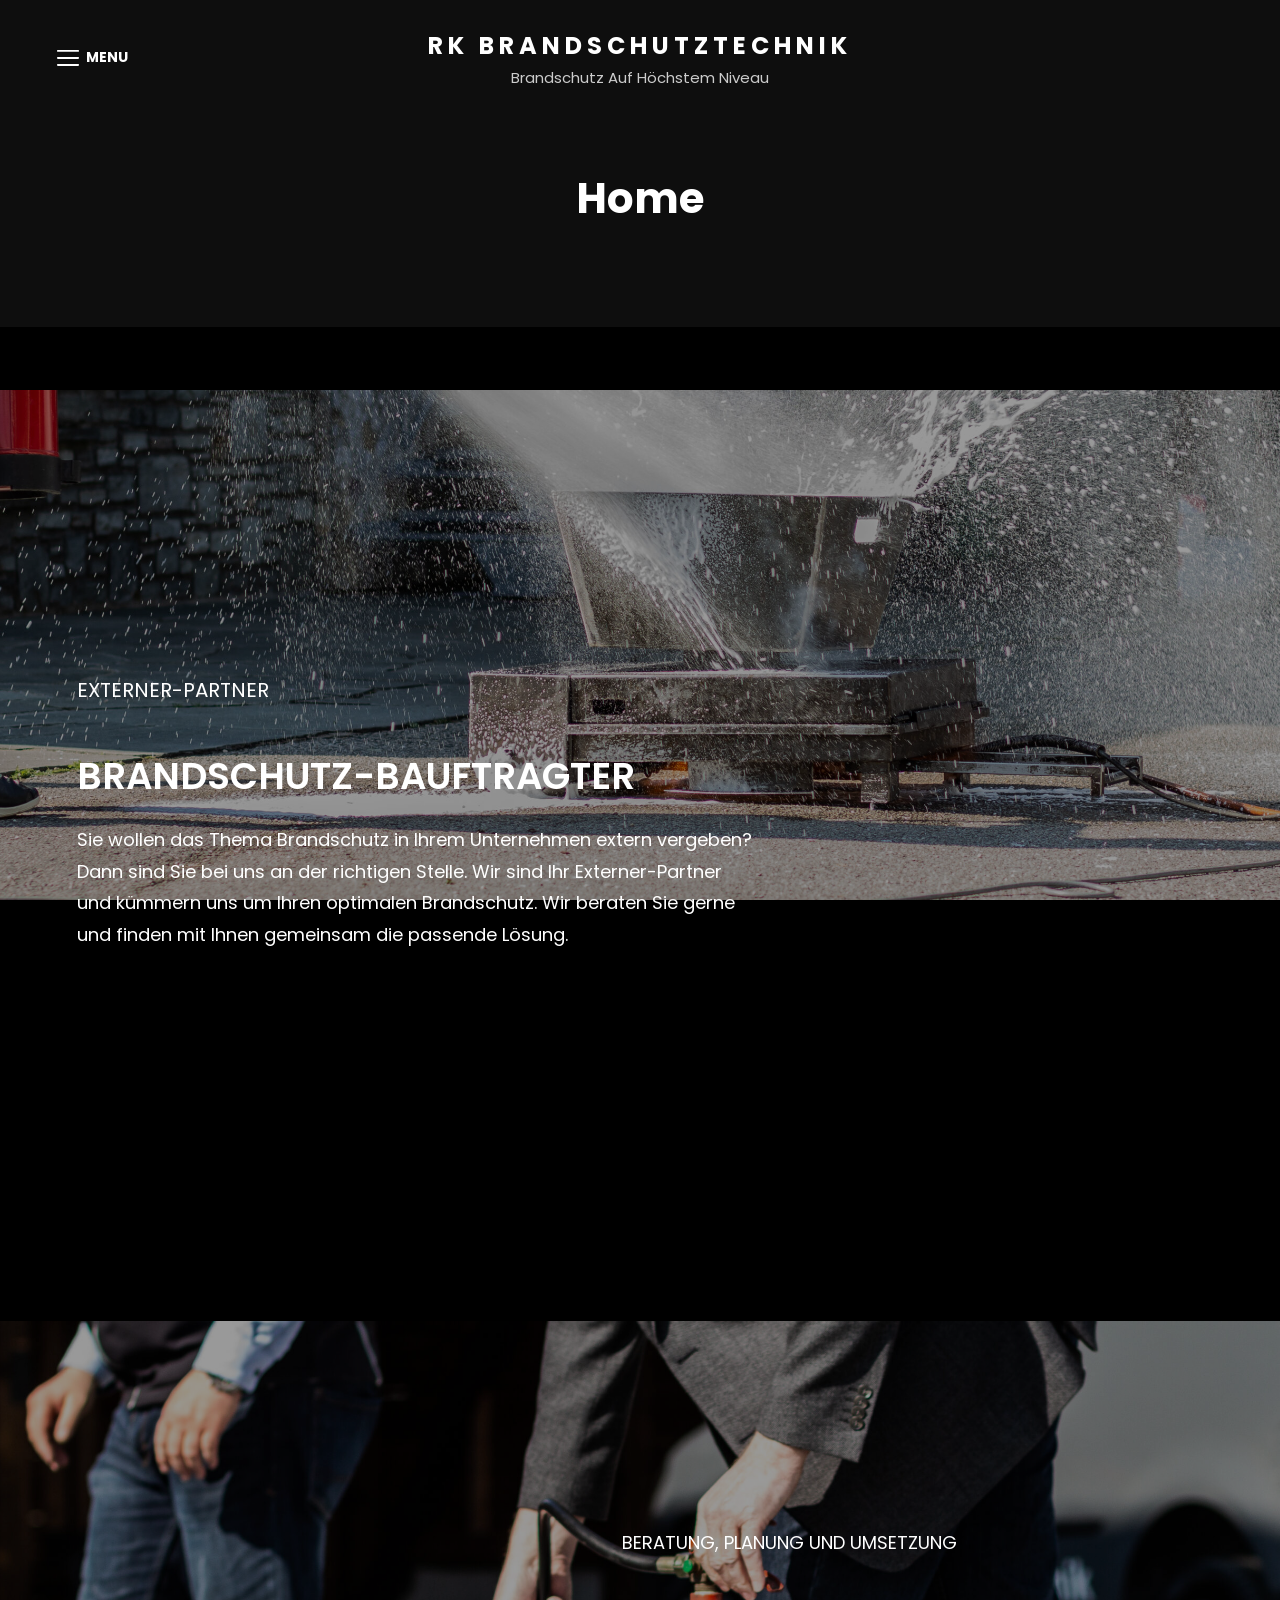
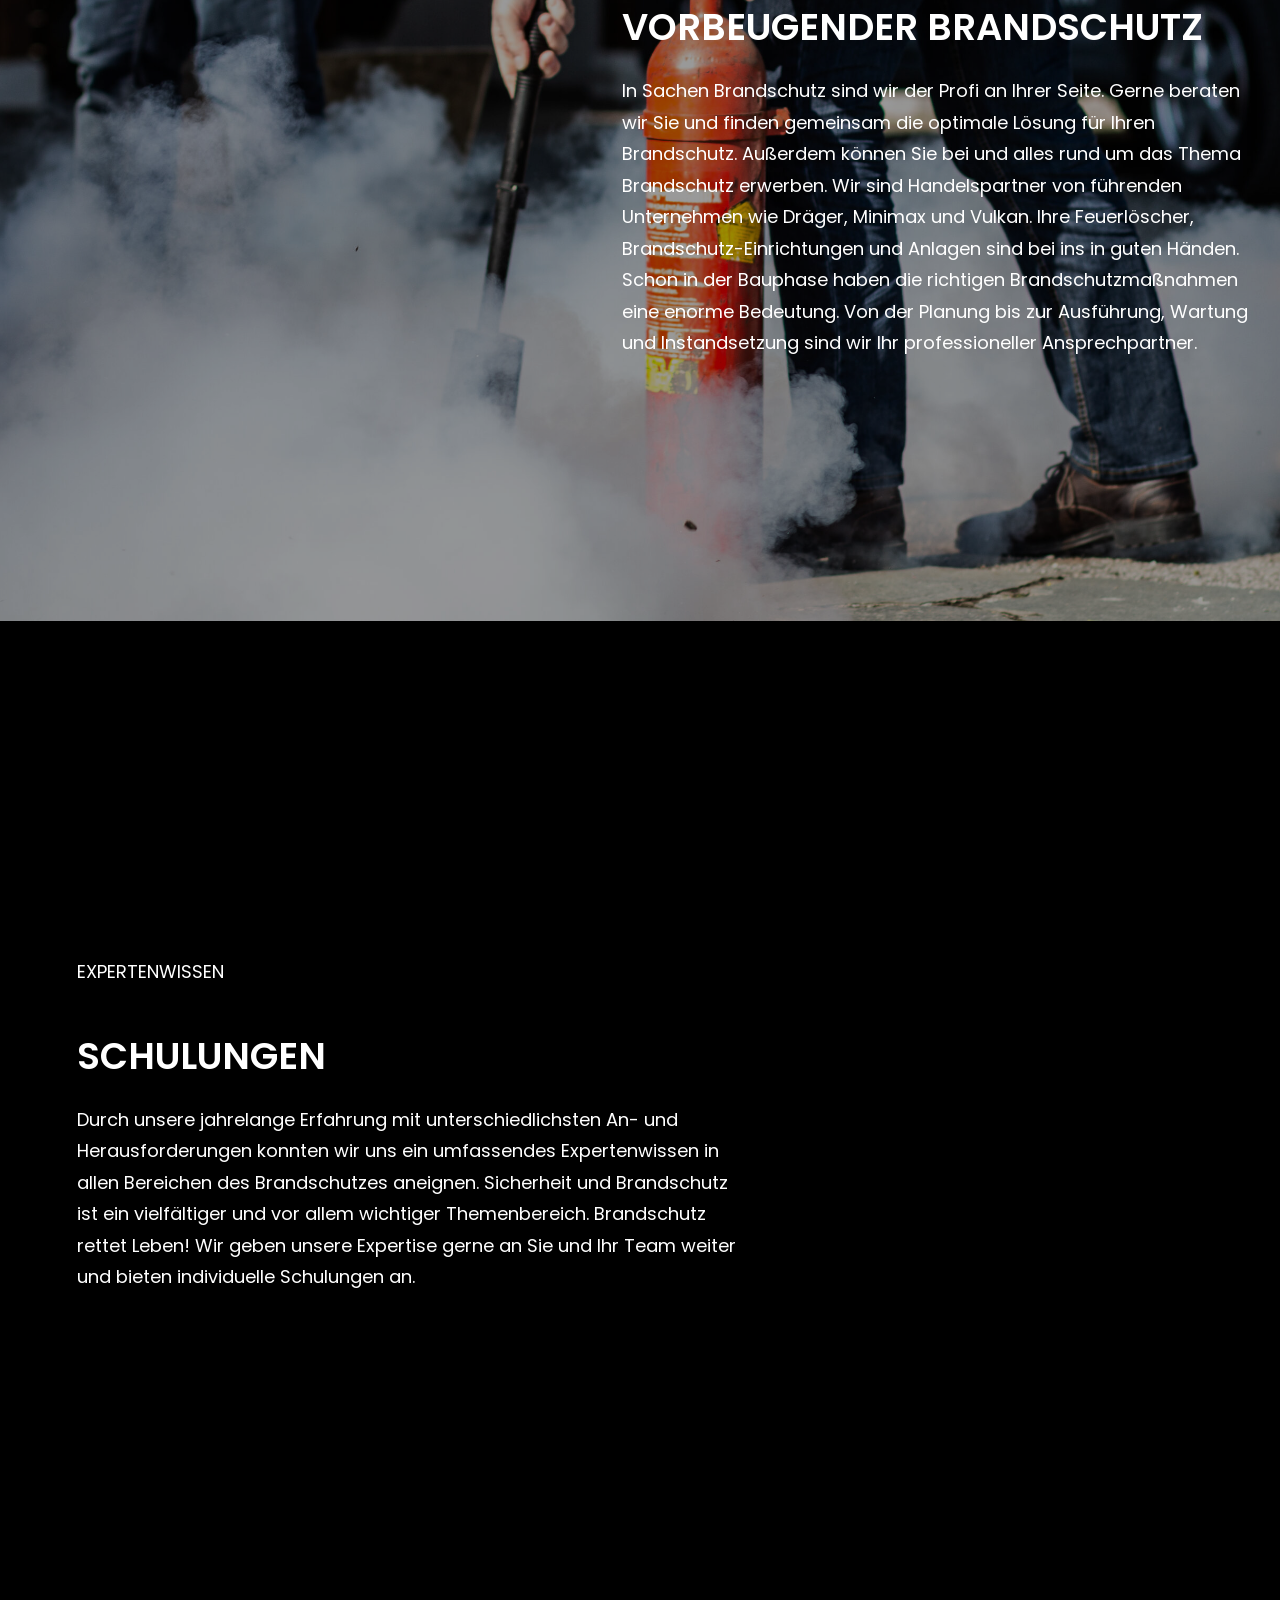
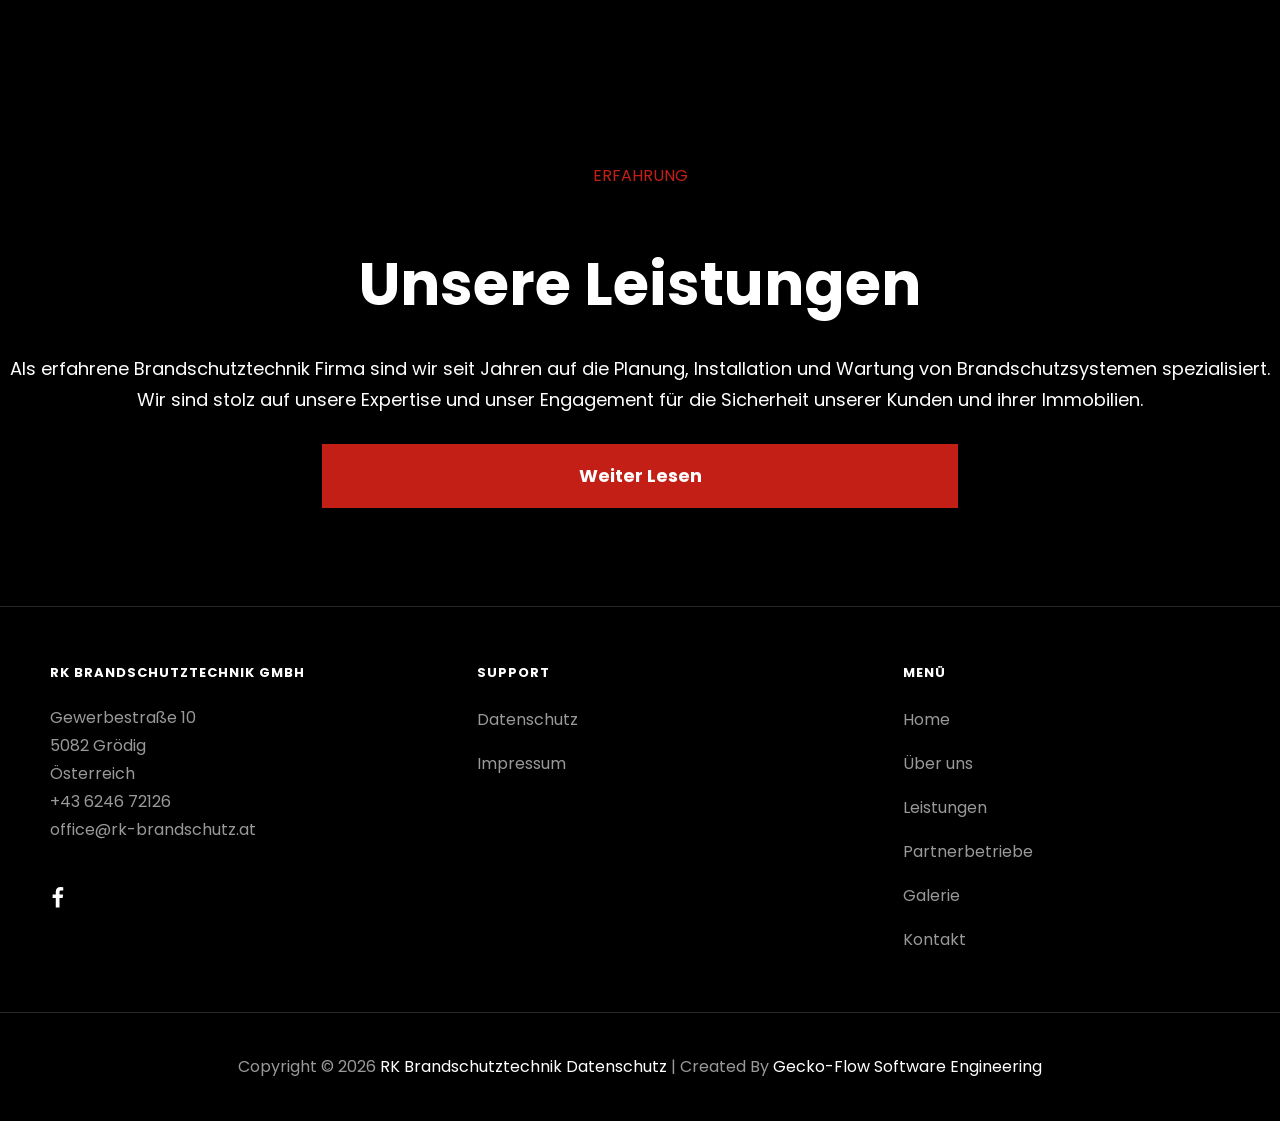
<file: home/index.html>
<!doctype html>
<html lang="de">
<head>
	<meta charset="UTF-8">
	<meta name="viewport" content="width=device-width, initial-scale=1">
	<title>Home &#8211; RK Brandschutztechnik</title>
	<meta name="robots" content="max-image-preview:large">
	<link rel="canonical" href="https://www.rk-brandschutz.at/home/">
	<link rel="stylesheet" href="../assets/css/wp-core.css">
	<link rel="stylesheet" href="../assets/css/dashicons.min.css">
	<link rel="stylesheet" href="../assets/css/scroll-to-top.css">
	<link rel="stylesheet" href="../assets/css/fonts.css">
	<link rel="stylesheet" href="../assets/css/style.css">
	<link rel="stylesheet" href="../assets/css/blocks.css">
	<link rel="stylesheet" href="../assets/css/theme-custom.css">
	<style>.wp-container-core-columns-is-layout-8f761849{flex-wrap:nowrap;}.wp-container-core-buttons-is-layout-7d812b4c{justify-content:center;}</style>
	<script src="../assets/js/jquery.min.js"></script>
	<script src="../assets/js/jquery-migrate.min.js"></script>
	<script src="../assets/js/config.js"></script>
	<script src="../assets/js/scroll-to-top.js"></script>
</head>

<body class="wp-singular page-template page-template-templates page-template-full-width-page page-template-templatesfull-width-page-php page page-id-7 wp-embed-responsive wp-theme-scapeshot-pro group-blog fluid-layout navigation-full-screen no-sidebar full-width-layout excerpt color-scheme-default has-header-media absolute-header has-header-text has-social-floating">



	<div id="page" class="site">
		<a class="skip-link screen-reader-text" href="#content">Skip to content</a>

		<header id="masthead" class="site-header">
			<div class="site-header-main">

				<div class="header-blank"></div>
				<div class="wrapper">


<div class="site-branding">

	<div class="site-identity">
		<p class="site-title"><a href="../" rel="home">RK Brandschutztechnik</a></p>

					<p class="site-description">Brandschutz auf höchstem Niveau</p>
			</div><!-- .site-branding-text-->
</div><!-- .site-branding -->

					<div id="fullscreen-site-header-menu" class="fullscreen-site-header-menu">
	<div class="fullscreen-menu-wrapper">
		<div class="fullscreen-menu-toggle-wrapper">
			<button id="fullscreen-menu-toggle"  class="fullscreen-menu-toggle" aria-controls="fullscreen-menu" aria-expanded="false"><svg class="icon icon-menu" aria-hidden="true" role="img"> <use href="#icon-menu" xlink:href="#icon-menu"></use> </svg><svg class="icon icon-cancel" aria-hidden="true" role="img"> <use href="#icon-cancel" xlink:href="#icon-cancel"></use> </svg><span class="menu-label">Menu</span></button>
		</div><!-- .menu-toggle-wrapper -->

		<div class="fullscreen-menu-inside-wrapper">

<div class="site-branding">

	<div class="site-identity">
		<p class="site-title"><a href="../" rel="home">RK Brandschutztechnik</a></p>

					<p class="site-description">Brandschutz auf höchstem Niveau</p>
			</div><!-- .site-branding-text-->
</div><!-- .site-branding -->

			<div class="fullscreen-menu-inside-container">

								<div id="fullscreen-menu-left-wrap" class="menu-wrapper">
											<nav id="site-navigation" class="main-navigation" role="navigation" aria-label="Primary Menu">
							<ul id="primary-menu" class="menu nav-menu"><li id="menu-item-21" class="menu-item menu-item-type-post_type menu-item-object-page current-menu-item page_item page-item-7 current_page_item menu-item-21"><a href="./" aria-current="page">Home</a></li>
<li id="menu-item-73" class="menu-item menu-item-type-post_type menu-item-object-page menu-item-73"><a href="../ueber-uns/">Über uns</a></li>
<li id="menu-item-63" class="menu-item menu-item-type-post_type menu-item-object-page menu-item-63"><a href="../leistungen/">Leistungen</a></li>
<li id="menu-item-148" class="menu-item menu-item-type-post_type menu-item-object-page menu-item-148"><a href="../partnerbetriebe/">Partnerbetriebe</a></li>
<li id="menu-item-16369" class="menu-item menu-item-type-post_type menu-item-object-page menu-item-16369"><a href="../gallery/">Galerie</a></li>
<li id="menu-item-72" class="menu-item menu-item-type-post_type menu-item-object-page menu-item-72"><a href="../kontakt/">Kontakt</a></li>
</ul>						</nav><!-- .main-navigation -->
									</div><!-- #fullscreen-menu-left-wrap -->

								<div id="fullscreen-menu-right-wrap">

										<div id="social-menu-wrapper" class="menu-wrapper">
						<nav class="social-navigation" role="navigation" aria-label="Social Menu">
	<div class="menu-social-container"><ul id="menu-social" class="social-links-menu"><li id="menu-item-5464" class="menu-item menu-item-type-custom menu-item-object-custom menu-item-5464"><a target="_blank" href="https://www.facebook.com/profile.php?id=100063628864035"><span class="screen-reader-text">facebook</span><svg class="icon icon-facebook" aria-hidden="true" role="img"> <use href="#icon-facebook" xlink:href="#icon-facebook"></use> </svg></a></li>
</ul></div></nav><!-- .social-navigation -->
					</div><!-- .menu-wrapper -->

										<div class="full-screen-text-wrapper">
													<h2>RK Brandschutztechnik GmbH</h2>

													<p>Gewerbestraße 10<br />
5082 Grödig<br />
Österreich</p>
											</div><!-- .full-screen-text-wrapper -->
									</div><!-- #fullscreen-menu-right-wrap -->
							</div><!-- .fullscreen-menu-inside-container -->
		</div><!-- .fullscreen-menu-inside-wrapper -->
	</div><!-- .fullscreen-menu-wrapper -->
</div><!-- .fullscreen-site-header-menu -->


<div class="site-branding">

	<div class="site-identity">
					<p class="site-title"><a href="../" rel="home">RK Brandschutztechnik</a></p>
					<p class="site-description">Brandschutz auf höchstem Niveau</p>
			</div><!-- .site-branding-text-->
</div><!-- .site-branding -->

											<div class="header-right-wrapper"></div><!-- .header-right-wrapper -->
										</div><!-- .wrapper -->
			</div><!-- .site-header-main -->
		</header><!-- #masthead -->

			<div id="floating-social" class="floating-social">
		<nav class="social-navigation" role="navigation" aria-label="Social Menu">
			<div class="menu-social-container"><ul id="menu-social-1" class="social-links-menu"><li class="menu-item menu-item-type-custom menu-item-object-custom menu-item-5464"><a target="_blank" href="https://www.facebook.com/profile.php?id=100063628864035"><span class="screen-reader-text">facebook</span><svg class="icon icon-facebook" aria-hidden="true" role="img"> <use href="#icon-facebook" xlink:href="#icon-facebook"></use> </svg></a></li>
</ul></div>		</nav><!-- .social-navigation -->
	</div><!--  .floating-social  -->

		<div class="custom-header header-media">
	<div class="wrapper">
		<div class="custom-header-media">
			<div id="wp-custom-header" class="wp-custom-header"></div>						<div class="custom-header-content sections header-media-section ">
			<div class="custom-header-content-wrapper">

				<div class="entry-header"><h1 class="entry-title">Home</h1></div>

							</div><!-- .custom-header-content-wrapper -->
		</div><!-- .custom-header-content -->

								<div class="scroll-down">
						<span>Scroll</span>
						<svg class="icon icon-angle-down" aria-hidden="true" role="img"> <use href="#icon-angle-down" xlink:href="#icon-angle-down"></use> </svg>					</div><!-- .scroll-down -->

		</div>
	</div><!-- .wrapper -->
	<div class="custom-header-overlay"></div><!-- .custom-header-overlay -->
</div><!-- .custom-header -->






					<div id="content" class="site-content no-section-heading">
				<div class="wrapper">

    <div id="primary" class="content-area">
        <main id="main" class="site-main">

<article id="post-7" class="post-7 page type-page status-publish hentry">
		<!-- Page/Post Single Image Disabled or No Image set in Post Thumbnail -->
	<div class="entry-content">


<div class="wp-block-cover alignfull is-light has-parallax" style="min-height:100vh;aspect-ratio:unset;"><span aria-hidden="true" class="wp-block-cover__background has-background-dim-40 has-background-dim" style="background-color:#000000"></span><div role="img" class="wp-block-cover__image-background wp-image-16533 has-parallax" style="background-position:50% 50%;background-image:url(../assets/uploads/2023/03/IMG_2685-scaled.jpg)"></div><div class="wp-block-cover__inner-container is-layout-flow wp-block-cover-is-layout-flow">
<div class="wp-block-columns alignwide is-layout-flex wp-container-core-columns-is-layout-8f761849 wp-block-columns-is-layout-flex">
<div class="wp-block-column is-layout-flow wp-block-column-is-layout-flow" style="flex-basis:60%">
<p class="has-white-color has-text-color has-normal-font-size wp-block-paragraph">EXTERNER-PARTNER</p>



<h2 class="wp-block-heading has-white-color has-text-color" style="font-style:normal;font-weight:600;text-transform:uppercase">Brandschutz-bauftragter</h2>



<p class="has-text-color wp-block-paragraph" style="color:#ffffff">Sie wollen das Thema Brandschutz in Ihrem Unternehmen extern vergeben? Dann sind Sie bei uns an der richtigen Stelle. Wir sind Ihr Externer-Partner und kümmern uns um Ihren optimalen Brandschutz. Wir beraten Sie gerne und finden mit Ihnen gemeinsam die passende Lösung.</p>
</div>



<div class="wp-block-column is-layout-flow wp-block-column-is-layout-flow"></div>
</div>
</div></div>



<div class="wp-block-cover alignfull is-light has-custom-content-position is-position-center-right" style="min-height:100vh;aspect-ratio:unset;"><span aria-hidden="true" class="wp-block-cover__background has-background-dim-40 has-background-dim" style="background-color:#000000"></span><img decoding="async" class="wp-block-cover__image-background wp-image-16527" alt="" src="../assets/uploads/2023/03/IMG_2660-scaled.jpg" style="object-position:39% 100%" data-object-fit="cover" data-object-position="39% 100%"/><div class="wp-block-cover__inner-container is-layout-flow wp-block-cover-is-layout-flow">
<div class="wp-block-columns is-layout-flex wp-container-core-columns-is-layout-8f761849 wp-block-columns-is-layout-flex">
<div class="wp-block-column is-vertically-aligned-center is-layout-flow wp-block-column-is-layout-flow" style="flex-basis:800px"></div>



<div class="wp-block-column is-layout-flow wp-block-column-is-layout-flow" style="flex-basis:900px">
<p class="has-white-color has-text-color wp-block-paragraph" style="text-transform:uppercase">Beratung, Planung und Umsetzung</p>



<h2 class="wp-block-heading has-white-color has-text-color" style="font-style:normal;font-weight:600">VORBEUGENDER BRANDSCHUTZ</h2>



<p class="has-text-align-left has-white-color has-text-color wp-block-paragraph">In Sachen Brandschutz sind wir der Profi an Ihrer Seite. Gerne beraten wir Sie und finden gemeinsam die optimale Lösung für Ihren Brandschutz. Außerdem können Sie bei und alles rund um das Thema Brandschutz erwerben. Wir sind Handelspartner von führenden Unternehmen wie Dräger, Minimax und Vulkan. Ihre Feuerlöscher, Brandschutz-Einrichtungen und Anlagen sind bei ins in guten Händen. Schon in der Bauphase haben die richtigen Brandschutzmaßnahmen eine enorme Bedeutung. Von der Planung bis zur Ausführung, Wartung und Instandsetzung sind wir Ihr professioneller Ansprechpartner.</p>
</div>
</div>
</div></div>



<div class="wp-block-cover alignfull has-parallax" style="min-height:1000px;aspect-ratio:unset;"><span aria-hidden="true" class="wp-block-cover__background has-background-dim-40 has-background-dim" style="background-color:#000000"></span><div role="img" class="wp-block-cover__image-background wp-image-16494 has-parallax" style="background-position:50% 50%;background-image:url(../assets/uploads/2023/03/IMG_2527-scaled.jpg)"></div><div class="wp-block-cover__inner-container is-layout-flow wp-block-cover-is-layout-flow">
<div class="wp-block-columns alignwide is-layout-flex wp-container-core-columns-is-layout-8f761849 wp-block-columns-is-layout-flex">
<div class="wp-block-column is-layout-flow wp-block-column-is-layout-flow" style="flex-basis:60%">
<p class="wp-block-paragraph">EXPERTENWISSEN</p>



<h2 class="wp-block-heading" style="font-style:normal;font-weight:600;text-transform:uppercase">Schulungen</h2>



<p class="has-text-color wp-block-paragraph" style="color:#ffffff">Durch unsere jahrelange Erfahrung mit unterschiedlichsten An- und Herausforderungen konnten wir uns ein umfassendes Expertenwissen in allen Bereichen des Brandschutzes aneignen. Sicherheit und Brandschutz ist ein vielfältiger und vor allem wichtiger Themenbereich. Brandschutz rettet Leben! Wir geben unsere Expertise gerne an Sie und Ihr Team weiter und bieten individuelle Schulungen an.</p>
</div>



<div class="wp-block-column is-layout-flow wp-block-column-is-layout-flow"></div>
</div>
</div></div>



<div class="wp-block-group alignfull has-white-color has-black-background-color has-text-color has-background"><div class="wp-block-group__inner-container is-layout-flow wp-block-group-is-layout-flow">
<div style="height:85px" aria-hidden="true" class="wp-block-spacer"></div>



<p class="has-text-align-center has-text-color has-small-font-size wp-block-paragraph" style="color:#c41f17;line-height:.9">ERFAHRUNG</p>



<h2 class="wp-block-heading has-text-align-center" style="font-size:59px;line-height:1.15">Unsere Leistungen</h2>



<p class="has-text-align-center wp-block-paragraph">Als erfahrene Brandschutztechnik Firma sind wir seit Jahren auf die Planung, Installation und Wartung von Brandschutzsystemen spezialisiert. Wir sind stolz auf unsere Expertise und unser Engagement für die Sicherheit unserer Kunden und ihrer Immobilien.</p>



<div class="wp-block-buttons is-horizontal is-content-justification-center is-layout-flex wp-container-core-buttons-is-layout-7d812b4c wp-block-buttons-is-layout-flex">
<div class="wp-block-button has-custom-width wp-block-button__width-50" style="font-style:normal;font-weight:300;text-transform:none"><a class="wp-block-button__link has-text-color has-background wp-element-button" href="../leistungen/" style="border-radius:0px;color:#ffffff;background-color:#c41f17">Weiter lesen</a></div>
</div>
</div></div>
	</div><!-- .entry-content -->

	</article><!-- #post-7 -->
        </main><!-- #main -->
    </div><!-- #primary -->

			</div><!-- .wrapper -->
	</div><!-- #content -->







	<footer id="colophon" class="site-footer">



<aside class="widget-area footer-widget-area three" role="complementary">
	<div class="wrapper">
					<div class="widget-column footer-widget-1">
				<section id="custom_html-1" class="widget_text widget widget_custom_html"><h2 class="widget-title">RK Brandschutztechnik GmbH</h2><div class="textwidget custom-html-widget"><p>
Gewerbestraße 10 <br>
5082 Grödig <br>
Österreich <br>
+43 6246 72126 <br>
office@rk-brandschutz.at
</p></div></section><section id="ct-social-1" class="widget ct-social-widget ctsocialwidget social-navigation"><div class="menu-social-container"><ul id="menu-social-2" class="social-links-menu"><li class="menu-item menu-item-type-custom menu-item-object-custom menu-item-5464"><a target="_blank" href="https://www.facebook.com/profile.php?id=100063628864035"><span class="screen-reader-text">facebook</span><svg class="icon icon-facebook" aria-hidden="true" role="img"> <use href="#icon-facebook" xlink:href="#icon-facebook"></use> </svg></a></li>
</ul></div></section>			</div><!-- .widget-area -->

					<div class="widget-column footer-widget-2">
				<section id="nav_menu-1" class="widget widget_nav_menu"><h2 class="widget-title">Support</h2><div class="menu-secondary-menu-container"><ul id="menu-secondary-menu" class="menu"><li id="menu-item-16472" class="menu-item menu-item-type-post_type menu-item-object-page menu-item-privacy-policy menu-item-16472"><a rel="privacy-policy" href="../datenschutz/">Datenschutz</a></li>
<li id="menu-item-16473" class="menu-item menu-item-type-post_type menu-item-object-page menu-item-16473"><a href="../impressum/">Impressum</a></li>
</ul></div></section>			</div><!-- .widget-area -->

					<div class="widget-column footer-widget-3">
				<section id="nav_menu-2" class="widget widget_nav_menu"><h2 class="widget-title">Menü</h2><div class="menu-footer-navigation-container"><ul id="menu-footer-navigation" class="menu"><li id="menu-item-16476" class="menu-item menu-item-type-post_type menu-item-object-page current-menu-item page_item page-item-7 current_page_item menu-item-16476"><a href="./" aria-current="page">Home</a></li>
<li id="menu-item-16478" class="menu-item menu-item-type-post_type menu-item-object-page menu-item-16478"><a href="../ueber-uns/">Über uns</a></li>
<li id="menu-item-16477" class="menu-item menu-item-type-post_type menu-item-object-page menu-item-16477"><a href="../leistungen/">Leistungen</a></li>
<li id="menu-item-16837" class="menu-item menu-item-type-post_type menu-item-object-page menu-item-16837"><a href="../partnerbetriebe/">Partnerbetriebe</a></li>
<li id="menu-item-16838" class="menu-item menu-item-type-post_type menu-item-object-page menu-item-16838"><a href="../gallery/">Galerie</a></li>
<li id="menu-item-16839" class="menu-item menu-item-type-post_type menu-item-object-page menu-item-16839"><a href="../kontakt/">Kontakt</a></li>
</ul></div></section>			</div><!-- .widget-area -->



	</div><!-- .footer-widgets-wrapper -->
</aside><!-- .footer-widgets -->


		<div id="site-generator" class="one">



<div class="site-info">Copyright © <span class="js-current-year">2026</span> <a href="../">RK Brandschutztechnik</a> <a class="privacy-policy-link" href="../datenschutz/" rel="privacy-policy">Datenschutz</a><span class="sep"> | </span>Created by <a target="_blank" href="https://www.gecko-flow.at">gecko-flow software engineering</a></div><!-- .site-info -->		</div><!-- #site-generator -->
	</footer><!-- #colophon -->


</div><!-- #page -->

<span id="cwt_to_top_scrollup" class="dashicons dashicons-arrow-up-alt2"><span class="screen-reader-text">Scroll Up</span></span><script src="../assets/js/skip-link-focus-fix.min.js"></script>
<script src="../assets/js/functions.min.js"></script>
<svg style="position: absolute; width: 0; height: 0; overflow: hidden;" version="1.1" xmlns="http://www.w3.org/2000/svg" xmlns:xlink="http://www.w3.org/1999/xlink">
<defs>
<symbol id="icon-behance" viewBox="0 0 37 32">
<path class="path1" d="M33 6.054h-9.125v2.214h9.125v-2.214zM28.5 13.661q-1.607 0-2.607 0.938t-1.107 2.545h7.286q-0.321-3.482-3.571-3.482zM28.786 24.107q1.125 0 2.179-0.571t1.357-1.554h3.946q-1.786 5.482-7.625 5.482-3.821 0-6.080-2.357t-2.259-6.196q0-3.714 2.33-6.17t6.009-2.455q2.464 0 4.295 1.214t2.732 3.196 0.902 4.429q0 0.304-0.036 0.839h-11.75q0 1.982 1.027 3.063t2.973 1.080zM4.946 23.214h5.286q3.661 0 3.661-2.982 0-3.214-3.554-3.214h-5.393v6.196zM4.946 13.625h5.018q1.393 0 2.205-0.652t0.813-2.027q0-2.571-3.393-2.571h-4.643v5.25zM0 4.536h10.607q1.554 0 2.768 0.25t2.259 0.848 1.607 1.723 0.563 2.75q0 3.232-3.071 4.696 2.036 0.571 3.071 2.054t1.036 3.643q0 1.339-0.438 2.438t-1.179 1.848-1.759 1.268-2.161 0.75-2.393 0.232h-10.911v-22.5z"></path>
</symbol>

<symbol id="icon-deviantart" viewBox="0 0 18 32">
<path class="path1" d="M18.286 5.411l-5.411 10.393 0.429 0.554h4.982v7.411h-9.054l-0.786 0.536-2.536 4.875-0.536 0.536h-5.375v-5.411l5.411-10.411-0.429-0.536h-4.982v-7.411h9.054l0.786-0.536 2.536-4.875 0.536-0.536h5.375v5.411z"></path>
</symbol>

<symbol id="icon-discord" viewBox="0 0 640 512">
<path d="M524.531,69.836a1.5,1.5,0,0,0-.764-.7A485.065,485.065,0,0,0,404.081,32.03a1.816,1.816,0,0,0-1.923.91,337.461,337.461,0,0,0-14.9,30.6,447.848,447.848,0,0,0-134.426,0,309.541,309.541,0,0,0-15.135-30.6,1.89,1.89,0,0,0-1.924-.91A483.689,483.689,0,0,0,116.085,69.137a1.712,1.712,0,0,0-.788.676C39.068,183.651,18.186,294.69,28.43,404.354a2.016,2.016,0,0,0,.765,1.375A487.666,487.666,0,0,0,176.02,479.918a1.9,1.9,0,0,0,2.063-.676A348.2,348.2,0,0,0,208.12,430.4a1.86,1.86,0,0,0-1.019-2.588,321.173,321.173,0,0,1-45.868-21.853,1.885,1.885,0,0,1-.185-3.126c3.082-2.309,6.166-4.711,9.109-7.137a1.819,1.819,0,0,1,1.9-.256c96.229,43.917,200.41,43.917,295.5,0a1.812,1.812,0,0,1,1.924.233c2.944,2.426,6.027,4.851,9.132,7.16a1.884,1.884,0,0,1-.162,3.126,301.407,301.407,0,0,1-45.89,21.83,1.875,1.875,0,0,0-1,2.611,391.055,391.055,0,0,0,30.014,48.815,1.864,1.864,0,0,0,2.063.7A486.048,486.048,0,0,0,610.7,405.729a1.882,1.882,0,0,0,.765-1.352C623.729,277.594,590.933,167.465,524.531,69.836ZM222.491,337.58c-28.972,0-52.844-26.587-52.844-59.239S193.056,219.1,222.491,219.1c29.665,0,53.306,26.82,52.843,59.239C275.334,310.993,251.924,337.58,222.491,337.58Zm195.38,0c-28.971,0-52.843-26.587-52.843-59.239S388.437,219.1,417.871,219.1c29.667,0,53.307,26.82,52.844,59.239C470.715,310.993,447.538,337.58,417.871,337.58Z"/></symbol>

<symbol id="icon-medium" viewBox="0 0 32 32">
<path class="path1" d="M10.661 7.518v20.946q0 0.446-0.223 0.759t-0.652 0.313q-0.304 0-0.589-0.143l-8.304-4.161q-0.375-0.179-0.634-0.598t-0.259-0.83v-20.357q0-0.357 0.179-0.607t0.518-0.25q0.25 0 0.786 0.268l9.125 4.571q0.054 0.054 0.054 0.089zM11.804 9.321l9.536 15.464-9.536-4.75v-10.714zM32 9.643v18.821q0 0.446-0.25 0.723t-0.679 0.277-0.839-0.232l-7.875-3.929zM31.946 7.5q0 0.054-4.58 7.491t-5.366 8.705l-6.964-11.321 5.786-9.411q0.304-0.5 0.929-0.5 0.25 0 0.464 0.107l9.661 4.821q0.071 0.036 0.071 0.107z"></path>
</symbol>

<symbol id="icon-slideshare" viewBox="0 0 32 32">
<path class="path1" d="M15.589 13.214q0 1.482-1.134 2.545t-2.723 1.063-2.723-1.063-1.134-2.545q0-1.5 1.134-2.554t2.723-1.054 2.723 1.054 1.134 2.554zM24.554 13.214q0 1.482-1.125 2.545t-2.732 1.063q-1.589 0-2.723-1.063t-1.134-2.545q0-1.5 1.134-2.554t2.723-1.054q1.607 0 2.732 1.054t1.125 2.554zM28.571 16.429v-11.911q0-1.554-0.571-2.205t-1.982-0.652h-19.857q-1.482 0-2.009 0.607t-0.527 2.25v12.018q0.768 0.411 1.58 0.714t1.446 0.5 1.446 0.33 1.268 0.196 1.25 0.071 1.045 0.009 1.009-0.036 0.795-0.036q1.214-0.018 1.696 0.482 0.107 0.107 0.179 0.161 0.464 0.446 1.089 0.911 0.125-1.625 2.107-1.554 0.089 0 0.652 0.027t0.768 0.036 0.813 0.018 0.946-0.018 0.973-0.080 1.089-0.152 1.107-0.241 1.196-0.348 1.205-0.482 1.286-0.616zM31.482 16.339q-2.161 2.661-6.643 4.5 1.5 5.089-0.411 8.304-1.179 2.018-3.268 2.643-1.857 0.571-3.25-0.268-1.536-0.911-1.464-2.929l-0.018-5.821v-0.018q-0.143-0.036-0.438-0.107t-0.42-0.089l-0.018 6.036q0.071 2.036-1.482 2.929-1.411 0.839-3.268 0.268-2.089-0.643-3.25-2.679-1.875-3.214-0.393-8.268-4.482-1.839-6.643-4.5-0.446-0.661-0.071-1.125t1.071 0.018q0.054 0.036 0.196 0.125t0.196 0.143v-12.393q0-1.286 0.839-2.196t2.036-0.911h22.446q1.196 0 2.036 0.911t0.839 2.196v12.393l0.375-0.268q0.696-0.482 1.071-0.018t-0.071 1.125z"></path>
</symbol>

<symbol id="icon-snapchat-ghost" viewBox="0 0 30 32">
<path class="path1" d="M15.143 2.286q2.393-0.018 4.295 1.223t2.92 3.438q0.482 1.036 0.482 3.196 0 0.839-0.161 3.411 0.25 0.125 0.5 0.125 0.321 0 0.911-0.241t0.911-0.241q0.518 0 1 0.321t0.482 0.821q0 0.571-0.563 0.964t-1.232 0.563-1.232 0.518-0.563 0.848q0 0.268 0.214 0.768 0.661 1.464 1.83 2.679t2.58 1.804q0.5 0.214 1.429 0.411 0.5 0.107 0.5 0.625 0 1.25-3.911 1.839-0.125 0.196-0.196 0.696t-0.25 0.83-0.589 0.33q-0.357 0-1.107-0.116t-1.143-0.116q-0.661 0-1.107 0.089-0.571 0.089-1.125 0.402t-1.036 0.679-1.036 0.723-1.357 0.598-1.768 0.241q-0.929 0-1.723-0.241t-1.339-0.598-1.027-0.723-1.036-0.679-1.107-0.402q-0.464-0.089-1.125-0.089-0.429 0-1.17 0.134t-1.045 0.134q-0.446 0-0.625-0.33t-0.25-0.848-0.196-0.714q-3.911-0.589-3.911-1.839 0-0.518 0.5-0.625 0.929-0.196 1.429-0.411 1.393-0.571 2.58-1.804t1.83-2.679q0.214-0.5 0.214-0.768 0-0.5-0.563-0.848t-1.241-0.527-1.241-0.563-0.563-0.938q0-0.482 0.464-0.813t0.982-0.33q0.268 0 0.857 0.232t0.946 0.232q0.321 0 0.571-0.125-0.161-2.536-0.161-3.393 0-2.179 0.482-3.214 1.143-2.446 3.071-3.536t4.714-1.125z"></path>
</symbol>

<symbol id="icon-yelp" viewBox="0 0 27 32">
<path class="path1" d="M13.804 23.554v2.268q-0.018 5.214-0.107 5.446-0.214 0.571-0.911 0.714-0.964 0.161-3.241-0.679t-2.902-1.589q-0.232-0.268-0.304-0.643-0.018-0.214 0.071-0.464 0.071-0.179 0.607-0.839t3.232-3.857q0.018 0 1.071-1.25 0.268-0.339 0.705-0.438t0.884 0.063q0.429 0.179 0.67 0.518t0.223 0.75zM11.143 19.071q-0.054 0.982-0.929 1.25l-2.143 0.696q-4.911 1.571-5.214 1.571-0.625-0.036-0.964-0.643-0.214-0.446-0.304-1.339-0.143-1.357 0.018-2.973t0.536-2.223 1-0.571q0.232 0 3.607 1.375 1.25 0.518 2.054 0.839l1.5 0.607q0.411 0.161 0.634 0.545t0.205 0.866zM25.893 24.375q-0.125 0.964-1.634 2.875t-2.42 2.268q-0.661 0.25-1.125-0.125-0.25-0.179-3.286-5.125l-0.839-1.375q-0.25-0.375-0.205-0.821t0.348-0.821q0.625-0.768 1.482-0.464 0.018 0.018 2.125 0.714 3.625 1.179 4.321 1.42t0.839 0.366q0.5 0.393 0.393 1.089zM13.893 13.089q0.089 1.821-0.964 2.179-1.036 0.304-2.036-1.268l-6.75-10.679q-0.143-0.625 0.339-1.107 0.732-0.768 3.705-1.598t4.009-0.563q0.714 0.179 0.875 0.804 0.054 0.321 0.393 5.455t0.429 6.777zM25.714 15.018q0.054 0.696-0.464 1.054-0.268 0.179-5.875 1.536-1.196 0.268-1.625 0.411l0.018-0.036q-0.411 0.107-0.821-0.071t-0.661-0.571q-0.536-0.839 0-1.554 0.018-0.018 1.339-1.821 2.232-3.054 2.679-3.643t0.607-0.696q0.5-0.339 1.161-0.036 0.857 0.411 2.196 2.384t1.446 2.991v0.054z"></path>
</symbol>

<symbol id="icon-vine" viewBox="0 0 27 32">
<path class="path1" d="M26.732 14.768v3.536q-1.804 0.411-3.536 0.411-1.161 2.429-2.955 4.839t-3.241 3.848-2.286 1.902q-1.429 0.804-2.893-0.054-0.5-0.304-1.080-0.777t-1.518-1.491-1.83-2.295-1.92-3.286-1.884-4.357-1.634-5.616-1.259-6.964h5.054q0.464 3.893 1.25 7.116t1.866 5.661 2.17 4.205 2.5 3.482q3.018-3.018 5.125-7.25-2.536-1.286-3.982-3.929t-1.446-5.946q0-3.429 1.857-5.616t5.071-2.188q3.179 0 4.875 1.884t1.696 5.313q0 2.839-1.036 5.107-0.125 0.018-0.348 0.054t-0.821 0.036-1.125-0.107-1.107-0.455-0.902-0.92q0.554-1.839 0.554-3.286 0-1.554-0.518-2.357t-1.411-0.804q-0.946 0-1.518 0.884t-0.571 2.509q0 3.321 1.875 5.241t4.768 1.92q1.107 0 2.161-0.25z"></path>
</symbol>

<symbol id="icon-vk" viewBox="0 0 35 32">
<path class="path1" d="M34.232 9.286q0.411 1.143-2.679 5.25-0.429 0.571-1.161 1.518-1.393 1.786-1.607 2.339-0.304 0.732 0.25 1.446 0.304 0.375 1.446 1.464h0.018l0.071 0.071q2.518 2.339 3.411 3.946 0.054 0.089 0.116 0.223t0.125 0.473-0.009 0.607-0.446 0.491-1.054 0.223l-4.571 0.071q-0.429 0.089-1-0.089t-0.929-0.393l-0.357-0.214q-0.536-0.375-1.25-1.143t-1.223-1.384-1.089-1.036-1.009-0.277q-0.054 0.018-0.143 0.063t-0.304 0.259-0.384 0.527-0.304 0.929-0.116 1.384q0 0.268-0.063 0.491t-0.134 0.33l-0.071 0.089q-0.321 0.339-0.946 0.393h-2.054q-1.268 0.071-2.607-0.295t-2.348-0.946-1.839-1.179-1.259-1.027l-0.446-0.429q-0.179-0.179-0.491-0.536t-1.277-1.625-1.893-2.696-2.188-3.768-2.33-4.857q-0.107-0.286-0.107-0.482t0.054-0.286l0.071-0.107q0.268-0.339 1.018-0.339l4.893-0.036q0.214 0.036 0.411 0.116t0.286 0.152l0.089 0.054q0.286 0.196 0.429 0.571 0.357 0.893 0.821 1.848t0.732 1.455l0.286 0.518q0.518 1.071 1 1.857t0.866 1.223 0.741 0.688 0.607 0.25 0.482-0.089q0.036-0.018 0.089-0.089t0.214-0.393 0.241-0.839 0.17-1.446 0-2.232q-0.036-0.714-0.161-1.304t-0.25-0.821l-0.107-0.214q-0.446-0.607-1.518-0.768-0.232-0.036 0.089-0.429 0.304-0.339 0.679-0.536 0.946-0.464 4.268-0.429 1.464 0.018 2.411 0.232 0.357 0.089 0.598 0.241t0.366 0.429 0.188 0.571 0.063 0.813-0.018 0.982-0.045 1.259-0.027 1.473q0 0.196-0.018 0.75t-0.009 0.857 0.063 0.723 0.205 0.696 0.402 0.438q0.143 0.036 0.304 0.071t0.464-0.196 0.679-0.616 0.929-1.196 1.214-1.92q1.071-1.857 1.911-4.018 0.071-0.179 0.179-0.313t0.196-0.188l0.071-0.054 0.089-0.045t0.232-0.054 0.357-0.009l5.143-0.036q0.696-0.089 1.143 0.045t0.554 0.295z"></path>
</symbol>

<symbol id="icon-search" viewBox="0 0 30 32">
<path class="path1" d="M20.571 14.857q0-3.304-2.348-5.652t-5.652-2.348-5.652 2.348-2.348 5.652 2.348 5.652 5.652 2.348 5.652-2.348 2.348-5.652zM29.714 29.714q0 0.929-0.679 1.607t-1.607 0.679q-0.964 0-1.607-0.679l-6.125-6.107q-3.196 2.214-7.125 2.214-2.554 0-4.884-0.991t-4.018-2.679-2.679-4.018-0.991-4.884 0.991-4.884 2.679-4.018 4.018-2.679 4.884-0.991 4.884 0.991 4.018 2.679 2.679 4.018 0.991 4.884q0 3.929-2.214 7.125l6.125 6.125q0.661 0.661 0.661 1.607z"></path>
</symbol>

<symbol id="icon-envelope-o" viewBox="0 0 1792 1792">
<path d="M1664 1504v-768q-32 36-69 66-268 206-426 338-51 43-83 67t-86.5 48.5-102.5 24.5h-2q-48 0-102.5-24.5t-86.5-48.5-83-67q-158-132-426-338-37-30-69-66v768q0 13 9.5 22.5t22.5 9.5h1472q13 0 22.5-9.5t9.5-22.5zm0-1051v-24.5l-.5-13-3-12.5-5.5-9-9-7.5-14-2.5h-1472q-13 0-22.5 9.5t-9.5 22.5q0 168 147 284 193 152 401 317 6 5 35 29.5t46 37.5 44.5 31.5 50.5 27.5 43 9h2q20 0 43-9t50.5-27.5 44.5-31.5 46-37.5 35-29.5q208-165 401-317 54-43 100.5-115.5t46.5-131.5zm128-37v1088q0 66-47 113t-113 47h-1472q-66 0-113-47t-47-113v-1088q0-66 47-113t113-47h1472q66 0 113 47t47 113z"></path>
</symbol>

<symbol id="icon-close" viewBox="0 0 25 32">
<path class="path1" d="M23.179 23.607q0 0.714-0.5 1.214l-2.429 2.429q-0.5 0.5-1.214 0.5t-1.214-0.5l-5.25-5.25-5.25 5.25q-0.5 0.5-1.214 0.5t-1.214-0.5l-2.429-2.429q-0.5-0.5-0.5-1.214t0.5-1.214l5.25-5.25-5.25-5.25q-0.5-0.5-0.5-1.214t0.5-1.214l2.429-2.429q0.5-0.5 1.214-0.5t1.214 0.5l5.25 5.25 5.25-5.25q0.5-0.5 1.214-0.5t1.214 0.5l2.429 2.429q0.5 0.5 0.5 1.214t-0.5 1.214l-5.25 5.25 5.25 5.25q0.5 0.5 0.5 1.214z"></path>
</symbol>

<symbol id="icon-angle-left" viewBox="0 0 1792 1792">
<path class="path1" d="M1203 544q0 13-10 23l-393 393 393 393q10 10 10 23t-10 23l-50 50q-10 10-23 10t-23-10l-466-466q-10-10-10-23t10-23l466-466q10-10 23-10t23 10l50 50q10 10 10 23z"></path>
</symbol>

<symbol id="icon-angle-right" viewBox="0 0 1792 1792">
<path class="path1" d="M1171 960q0 13-10 23l-466 466q-10 10-23 10t-23-10l-50-50q-10-10-10-23t10-23l393-393-393-393q-10-10-10-23t10-23l50-50q10-10 23-10t23 10l466 466q10 10 10 23z"></path>
</symbol>

<symbol id="icon-angle-down" viewBox="0 0 21 32">
<path class="path1" d="M19.196 13.143q0 0.232-0.179 0.411l-8.321 8.321q-0.179 0.179-0.411 0.179t-0.411-0.179l-8.321-8.321q-0.179-0.179-0.179-0.411t0.179-0.411l0.893-0.893q0.179-0.179 0.411-0.179t0.411 0.179l7.018 7.018 7.018-7.018q0.179-0.179 0.411-0.179t0.411 0.179l0.893 0.893q0.179 0.179 0.179 0.411z"></path>
</symbol>

<symbol id="icon-folder-open" viewBox="0 0 34 32">
<path class="path1" d="M33.554 17q0 0.554-0.554 1.179l-6 7.071q-0.768 0.911-2.152 1.545t-2.563 0.634h-19.429q-0.607 0-1.080-0.232t-0.473-0.768q0-0.554 0.554-1.179l6-7.071q0.768-0.911 2.152-1.545t2.563-0.634h19.429q0.607 0 1.080 0.232t0.473 0.768zM27.429 10.857v2.857h-14.857q-1.679 0-3.518 0.848t-2.929 2.134l-6.107 7.179q0-0.071-0.009-0.223t-0.009-0.223v-17.143q0-1.643 1.179-2.821t2.821-1.179h5.714q1.643 0 2.821 1.179t1.179 2.821v0.571h9.714q1.643 0 2.821 1.179t1.179 2.821z"></path>
</symbol>

<symbol id="icon-twitter" viewBox="0 0 30 32">
<path class="path1" d="M28.929 7.286q-1.196 1.75-2.893 2.982 0.018 0.25 0.018 0.75 0 2.321-0.679 4.634t-2.063 4.437-3.295 3.759-4.607 2.607-5.768 0.973q-4.839 0-8.857-2.589 0.625 0.071 1.393 0.071 4.018 0 7.161-2.464-1.875-0.036-3.357-1.152t-2.036-2.848q0.589 0.089 1.089 0.089 0.768 0 1.518-0.196-2-0.411-3.313-1.991t-1.313-3.67v-0.071q1.214 0.679 2.607 0.732-1.179-0.786-1.875-2.054t-0.696-2.75q0-1.571 0.786-2.911 2.161 2.661 5.259 4.259t6.634 1.777q-0.143-0.679-0.143-1.321 0-2.393 1.688-4.080t4.080-1.688q2.5 0 4.214 1.821 1.946-0.375 3.661-1.393-0.661 2.054-2.536 3.179 1.661-0.179 3.321-0.893z"></path>
</symbol>

<symbol id="icon-x-twitter" viewBox="0 0 512 512">
	<path d="M389.2 48h70.6L305.6 224.2 487 464H345L233.7 318.6 106.5 464H35.8L200.7 275.5 26.8 48H172.4L272.9 180.9 389.2 48zM364.4 421.8h39.1L151.1 88h-42L364.4 421.8z"></path>
</symbol>

<symbol id="icon-facebook" viewBox="0 0 19 32">
<path class="path1" d="M17.125 0.214v4.714h-2.804q-1.536 0-2.071 0.643t-0.536 1.929v3.375h5.232l-0.696 5.286h-4.536v13.554h-5.464v-13.554h-4.554v-5.286h4.554v-3.893q0-3.321 1.857-5.152t4.946-1.83q2.625 0 4.071 0.214z"></path>
</symbol>

<symbol id="icon-github" viewBox="0 0 27 32">
<path class="path1" d="M13.714 2.286q3.732 0 6.884 1.839t4.991 4.991 1.839 6.884q0 4.482-2.616 8.063t-6.759 4.955q-0.482 0.089-0.714-0.125t-0.232-0.536q0-0.054 0.009-1.366t0.009-2.402q0-1.732-0.929-2.536 1.018-0.107 1.83-0.321t1.679-0.696 1.446-1.188 0.946-1.875 0.366-2.688q0-2.125-1.411-3.679 0.661-1.625-0.143-3.643-0.5-0.161-1.446 0.196t-1.643 0.786l-0.679 0.429q-1.661-0.464-3.429-0.464t-3.429 0.464q-0.286-0.196-0.759-0.482t-1.491-0.688-1.518-0.241q-0.804 2.018-0.143 3.643-1.411 1.554-1.411 3.679 0 1.518 0.366 2.679t0.938 1.875 1.438 1.196 1.679 0.696 1.83 0.321q-0.696 0.643-0.875 1.839-0.375 0.179-0.804 0.268t-1.018 0.089-1.17-0.384-0.991-1.116q-0.339-0.571-0.866-0.929t-0.884-0.429l-0.357-0.054q-0.375 0-0.518 0.080t-0.089 0.205 0.161 0.25 0.232 0.214l0.125 0.089q0.393 0.179 0.777 0.679t0.563 0.911l0.179 0.411q0.232 0.679 0.786 1.098t1.196 0.536 1.241 0.125 0.991-0.063l0.411-0.071q0 0.679 0.009 1.58t0.009 0.973q0 0.321-0.232 0.536t-0.714 0.125q-4.143-1.375-6.759-4.955t-2.616-8.063q0-3.732 1.839-6.884t4.991-4.991 6.884-1.839zM5.196 21.982q0.054-0.125-0.125-0.214-0.179-0.054-0.232 0.036-0.054 0.125 0.125 0.214 0.161 0.107 0.232-0.036zM5.75 22.589q0.125-0.089-0.036-0.286-0.179-0.161-0.286-0.054-0.125 0.089 0.036 0.286 0.179 0.179 0.286 0.054zM6.286 23.393q0.161-0.125 0-0.339-0.143-0.232-0.304-0.107-0.161 0.089 0 0.321t0.304 0.125zM7.036 24.143q0.143-0.143-0.071-0.339-0.214-0.214-0.357-0.054-0.161 0.143 0.071 0.339 0.214 0.214 0.357 0.054zM8.054 24.589q0.054-0.196-0.232-0.286-0.268-0.071-0.339 0.125t0.232 0.268q0.268 0.107 0.339-0.107zM9.179 24.679q0-0.232-0.304-0.196-0.286 0-0.286 0.196 0 0.232 0.304 0.196 0.286 0 0.286-0.196zM10.214 24.5q-0.036-0.196-0.321-0.161-0.286 0.054-0.25 0.268t0.321 0.143 0.25-0.25z"></path>
</symbol>

<symbol id="icon-bars" viewBox="0 0 27 32">
<path class="path1" d="M27.429 24v2.286q0 0.464-0.339 0.804t-0.804 0.339h-25.143q-0.464 0-0.804-0.339t-0.339-0.804v-2.286q0-0.464 0.339-0.804t0.804-0.339h25.143q0.464 0 0.804 0.339t0.339 0.804zM27.429 14.857v2.286q0 0.464-0.339 0.804t-0.804 0.339h-25.143q-0.464 0-0.804-0.339t-0.339-0.804v-2.286q0-0.464 0.339-0.804t0.804-0.339h25.143q0.464 0 0.804 0.339t0.339 0.804zM27.429 5.714v2.286q0 0.464-0.339 0.804t-0.804 0.339h-25.143q-0.464 0-0.804-0.339t-0.339-0.804v-2.286q0-0.464 0.339-0.804t0.804-0.339h25.143q0.464 0 0.804 0.339t0.339 0.804z"></path>
</symbol>

<symbol id="icon-google-plus" viewBox="0 0 41 32">
<path class="path1" d="M25.661 16.304q0 3.714-1.554 6.616t-4.429 4.536-6.589 1.634q-2.661 0-5.089-1.036t-4.179-2.786-2.786-4.179-1.036-5.089 1.036-5.089 2.786-4.179 4.179-2.786 5.089-1.036q5.107 0 8.768 3.429l-3.554 3.411q-2.089-2.018-5.214-2.018-2.196 0-4.063 1.107t-2.955 3.009-1.089 4.152 1.089 4.152 2.955 3.009 4.063 1.107q1.482 0 2.723-0.411t2.045-1.027 1.402-1.402 0.875-1.482 0.384-1.321h-7.429v-4.5h12.357q0.214 1.125 0.214 2.179zM41.143 14.125v3.75h-3.732v3.732h-3.75v-3.732h-3.732v-3.75h3.732v-3.732h3.75v3.732h3.732z"></path>
</symbol>

<symbol id="icon-linkedin" viewBox="0 0 27 32">
<path class="path1" d="M6.232 11.161v17.696h-5.893v-17.696h5.893zM6.607 5.696q0.018 1.304-0.902 2.179t-2.42 0.875h-0.036q-1.464 0-2.357-0.875t-0.893-2.179q0-1.321 0.92-2.188t2.402-0.866 2.375 0.866 0.911 2.188zM27.429 18.714v10.143h-5.875v-9.464q0-1.875-0.723-2.938t-2.259-1.063q-1.125 0-1.884 0.616t-1.134 1.527q-0.196 0.536-0.196 1.446v9.875h-5.875q0.036-7.125 0.036-11.554t-0.018-5.286l-0.018-0.857h5.875v2.571h-0.036q0.357-0.571 0.732-1t1.009-0.929 1.554-0.777 2.045-0.277q3.054 0 4.911 2.027t1.857 5.938z"></path>
</symbol>

<symbol id="icon-quote-right" viewBox="0 0 30 32">
<path class="path1" d="M13.714 5.714v12.571q0 1.857-0.723 3.545t-1.955 2.92-2.92 1.955-3.545 0.723h-1.143q-0.464 0-0.804-0.339t-0.339-0.804v-2.286q0-0.464 0.339-0.804t0.804-0.339h1.143q1.893 0 3.232-1.339t1.339-3.232v-0.571q0-0.714-0.5-1.214t-1.214-0.5h-4q-1.429 0-2.429-1t-1-2.429v-6.857q0-1.429 1-2.429t2.429-1h6.857q1.429 0 2.429 1t1 2.429zM29.714 5.714v12.571q0 1.857-0.723 3.545t-1.955 2.92-2.92 1.955-3.545 0.723h-1.143q-0.464 0-0.804-0.339t-0.339-0.804v-2.286q0-0.464 0.339-0.804t0.804-0.339h1.143q1.893 0 3.232-1.339t1.339-3.232v-0.571q0-0.714-0.5-1.214t-1.214-0.5h-4q-1.429 0-2.429-1t-1-2.429v-6.857q0-1.429 1-2.429t2.429-1h6.857q1.429 0 2.429 1t1 2.429z"></path>
</symbol>

<symbol id="icon-mail-reply" viewBox="0 0 32 32">
<path class="path1" d="M32 20q0 2.964-2.268 8.054-0.054 0.125-0.188 0.429t-0.241 0.536-0.232 0.393q-0.214 0.304-0.5 0.304-0.268 0-0.42-0.179t-0.152-0.446q0-0.161 0.045-0.473t0.045-0.42q0.089-1.214 0.089-2.196 0-1.804-0.313-3.232t-0.866-2.473-1.429-1.804-1.884-1.241-2.375-0.759-2.75-0.384-3.134-0.107h-4v4.571q0 0.464-0.339 0.804t-0.804 0.339-0.804-0.339l-9.143-9.143q-0.339-0.339-0.339-0.804t0.339-0.804l9.143-9.143q0.339-0.339 0.804-0.339t0.804 0.339 0.339 0.804v4.571h4q12.732 0 15.625 7.196 0.946 2.393 0.946 5.946z"></path>
</symbol>

<symbol id="icon-youtube" viewBox="0 0 27 32">
<path class="path1" d="M17.339 22.214v3.768q0 1.196-0.696 1.196-0.411 0-0.804-0.393v-5.375q0.393-0.393 0.804-0.393 0.696 0 0.696 1.196zM23.375 22.232v0.821h-1.607v-0.821q0-1.214 0.804-1.214t0.804 1.214zM6.125 18.339h1.911v-1.679h-5.571v1.679h1.875v10.161h1.786v-10.161zM11.268 28.5h1.589v-8.821h-1.589v6.75q-0.536 0.75-1.018 0.75-0.321 0-0.375-0.375-0.018-0.054-0.018-0.625v-6.5h-1.589v6.982q0 0.875 0.143 1.304 0.214 0.661 1.036 0.661 0.857 0 1.821-1.089v0.964zM18.929 25.857v-3.518q0-1.304-0.161-1.768-0.304-1-1.268-1-0.893 0-1.661 0.964v-3.875h-1.589v11.839h1.589v-0.857q0.804 0.982 1.661 0.982 0.964 0 1.268-0.982 0.161-0.482 0.161-1.786zM24.964 25.679v-0.232h-1.625q0 0.911-0.036 1.089-0.125 0.643-0.714 0.643-0.821 0-0.821-1.232v-1.554h3.196v-1.839q0-1.411-0.482-2.071-0.696-0.911-1.893-0.911-1.214 0-1.911 0.911-0.5 0.661-0.5 2.071v3.089q0 1.411 0.518 2.071 0.696 0.911 1.929 0.911 1.286 0 1.929-0.946 0.321-0.482 0.375-0.964 0.036-0.161 0.036-1.036zM14.107 9.375v-3.75q0-1.232-0.768-1.232t-0.768 1.232v3.75q0 1.25 0.768 1.25t0.768-1.25zM26.946 22.786q0 4.179-0.464 6.25-0.25 1.054-1.036 1.768t-1.821 0.821q-3.286 0.375-9.911 0.375t-9.911-0.375q-1.036-0.107-1.83-0.821t-1.027-1.768q-0.464-2-0.464-6.25 0-4.179 0.464-6.25 0.25-1.054 1.036-1.768t1.839-0.839q3.268-0.357 9.893-0.357t9.911 0.357q1.036 0.125 1.83 0.839t1.027 1.768q0.464 2 0.464 6.25zM9.125 0h1.821l-2.161 7.125v4.839h-1.786v-4.839q-0.25-1.321-1.089-3.786-0.661-1.839-1.161-3.339h1.893l1.268 4.696zM15.732 5.946v3.125q0 1.446-0.5 2.107-0.661 0.911-1.893 0.911-1.196 0-1.875-0.911-0.5-0.679-0.5-2.107v-3.125q0-1.429 0.5-2.089 0.679-0.911 1.875-0.911 1.232 0 1.893 0.911 0.5 0.661 0.5 2.089zM21.714 3.054v8.911h-1.625v-0.982q-0.946 1.107-1.839 1.107-0.821 0-1.054-0.661-0.143-0.429-0.143-1.339v-7.036h1.625v6.554q0 0.589 0.018 0.625 0.054 0.393 0.375 0.393 0.482 0 1.018-0.768v-6.804h1.625z"></path>
</symbol>

<symbol id="icon-dropbox" viewBox="0 0 32 32">
<path class="path1" d="M7.179 12.625l8.821 5.446-6.107 5.089-8.75-5.696zM24.786 22.536v1.929l-8.75 5.232v0.018l-0.018-0.018-0.018 0.018v-0.018l-8.732-5.232v-1.929l2.625 1.714 6.107-5.071v-0.036l0.018 0.018 0.018-0.018v0.036l6.125 5.071zM9.893 2.107l6.107 5.089-8.821 5.429-6.036-4.821zM24.821 12.625l6.036 4.839-8.732 5.696-6.125-5.089zM22.125 2.107l8.732 5.696-6.036 4.821-8.821-5.429z"></path>
</symbol>

<symbol id="icon-instagram" viewBox="0 0 27 32">
<path class="path1" d="M18.286 16q0-1.893-1.339-3.232t-3.232-1.339-3.232 1.339-1.339 3.232 1.339 3.232 3.232 1.339 3.232-1.339 1.339-3.232zM20.75 16q0 2.929-2.054 4.982t-4.982 2.054-4.982-2.054-2.054-4.982 2.054-4.982 4.982-2.054 4.982 2.054 2.054 4.982zM22.679 8.679q0 0.679-0.482 1.161t-1.161 0.482-1.161-0.482-0.482-1.161 0.482-1.161 1.161-0.482 1.161 0.482 0.482 1.161zM13.714 4.75q-0.125 0-1.366-0.009t-1.884 0-1.723 0.054-1.839 0.179-1.277 0.33q-0.893 0.357-1.571 1.036t-1.036 1.571q-0.196 0.518-0.33 1.277t-0.179 1.839-0.054 1.723 0 1.884 0.009 1.366-0.009 1.366 0 1.884 0.054 1.723 0.179 1.839 0.33 1.277q0.357 0.893 1.036 1.571t1.571 1.036q0.518 0.196 1.277 0.33t1.839 0.179 1.723 0.054 1.884 0 1.366-0.009 1.366 0.009 1.884 0 1.723-0.054 1.839-0.179 1.277-0.33q0.893-0.357 1.571-1.036t1.036-1.571q0.196-0.518 0.33-1.277t0.179-1.839 0.054-1.723 0-1.884-0.009-1.366 0.009-1.366 0-1.884-0.054-1.723-0.179-1.839-0.33-1.277q-0.357-0.893-1.036-1.571t-1.571-1.036q-0.518-0.196-1.277-0.33t-1.839-0.179-1.723-0.054-1.884 0-1.366 0.009zM27.429 16q0 4.089-0.089 5.661-0.179 3.714-2.214 5.75t-5.75 2.214q-1.571 0.089-5.661 0.089t-5.661-0.089q-3.714-0.179-5.75-2.214t-2.214-5.75q-0.089-1.571-0.089-5.661t0.089-5.661q0.179-3.714 2.214-5.75t5.75-2.214q1.571-0.089 5.661-0.089t5.661 0.089q3.714 0.179 5.75 2.214t2.214 5.75q0.089 1.571 0.089 5.661z"></path>
</symbol>

<symbol id="icon-flickr" viewBox="0 0 27 32">
<path class="path1" d="M22.286 2.286q2.125 0 3.634 1.509t1.509 3.634v17.143q0 2.125-1.509 3.634t-3.634 1.509h-17.143q-2.125 0-3.634-1.509t-1.509-3.634v-17.143q0-2.125 1.509-3.634t3.634-1.509h17.143zM12.464 16q0-1.571-1.107-2.679t-2.679-1.107-2.679 1.107-1.107 2.679 1.107 2.679 2.679 1.107 2.679-1.107 1.107-2.679zM22.536 16q0-1.571-1.107-2.679t-2.679-1.107-2.679 1.107-1.107 2.679 1.107 2.679 2.679 1.107 2.679-1.107 1.107-2.679z"></path>
</symbol>

<symbol id="icon-tumblr" viewBox="0 0 19 32">
<path class="path1" d="M16.857 23.732l1.429 4.232q-0.411 0.625-1.982 1.179t-3.161 0.571q-1.857 0.036-3.402-0.464t-2.545-1.321-1.696-1.893-0.991-2.143-0.295-2.107v-9.714h-3v-3.839q1.286-0.464 2.304-1.241t1.625-1.607 1.036-1.821 0.607-1.768 0.268-1.58q0.018-0.089 0.080-0.152t0.134-0.063h4.357v7.571h5.946v4.5h-5.964v9.25q0 0.536 0.116 1t0.402 0.938 0.884 0.741 1.455 0.25q1.393-0.036 2.393-0.518z"></path>
</symbol>

<symbol id="icon-dribbble" viewBox="0 0 27 32">
<path class="path1" d="M18.286 26.786q-0.75-4.304-2.5-8.893h-0.036l-0.036 0.018q-0.286 0.107-0.768 0.295t-1.804 0.875-2.446 1.464-2.339 2.045-1.839 2.643l-0.268-0.196q3.286 2.679 7.464 2.679 2.357 0 4.571-0.929zM14.982 15.946q-0.375-0.875-0.946-1.982-5.554 1.661-12.018 1.661-0.018 0.125-0.018 0.375 0 2.214 0.786 4.223t2.214 3.598q0.893-1.589 2.205-2.973t2.545-2.223 2.33-1.446 1.777-0.857l0.661-0.232q0.071-0.018 0.232-0.063t0.232-0.080zM13.071 12.161q-2.143-3.804-4.357-6.75-2.464 1.161-4.179 3.321t-2.286 4.857q5.393 0 10.821-1.429zM25.286 17.857q-3.75-1.071-7.304-0.518 1.554 4.268 2.286 8.375 1.982-1.339 3.304-3.384t1.714-4.473zM10.911 4.625q-0.018 0-0.036 0.018 0.018-0.018 0.036-0.018zM21.446 7.214q-3.304-2.929-7.732-2.929-1.357 0-2.768 0.339 2.339 3.036 4.393 6.821 1.232-0.464 2.321-1.080t1.723-1.098 1.17-1.018 0.67-0.723zM25.429 15.875q-0.054-4.143-2.661-7.321l-0.018 0.018q-0.161 0.214-0.339 0.438t-0.777 0.795-1.268 1.080-1.786 1.161-2.348 1.152q0.446 0.946 0.786 1.696 0.036 0.107 0.116 0.313t0.134 0.295q0.643-0.089 1.33-0.125t1.313-0.036 1.232 0.027 1.143 0.071 1.009 0.098 0.857 0.116 0.652 0.107 0.446 0.080zM27.429 16q0 3.732-1.839 6.884t-4.991 4.991-6.884 1.839-6.884-1.839-4.991-4.991-1.839-6.884 1.839-6.884 4.991-4.991 6.884-1.839 6.884 1.839 4.991 4.991 1.839 6.884z"></path>
</symbol>

<symbol id="icon-skype" viewBox="0 0 27 32">
<path class="path1" d="M20.946 18.982q0-0.893-0.348-1.634t-0.866-1.223-1.304-0.875-1.473-0.607-1.563-0.411l-1.857-0.429q-0.536-0.125-0.786-0.188t-0.625-0.205-0.536-0.286-0.295-0.375-0.134-0.536q0-1.375 2.571-1.375 0.768 0 1.375 0.214t0.964 0.509 0.679 0.598 0.714 0.518 0.857 0.214q0.839 0 1.348-0.571t0.509-1.375q0-0.982-1-1.777t-2.536-1.205-3.25-0.411q-1.214 0-2.357 0.277t-2.134 0.839-1.589 1.554-0.598 2.295q0 1.089 0.339 1.902t1 1.348 1.429 0.866 1.839 0.58l2.607 0.643q1.607 0.393 2 0.643 0.571 0.357 0.571 1.071 0 0.696-0.714 1.152t-1.875 0.455q-0.911 0-1.634-0.286t-1.161-0.688-0.813-0.804-0.821-0.688-0.964-0.286q-0.893 0-1.348 0.536t-0.455 1.339q0 1.643 2.179 2.813t5.196 1.17q1.304 0 2.5-0.33t2.188-0.955 1.58-1.67 0.589-2.348zM27.429 22.857q0 2.839-2.009 4.848t-4.848 2.009q-2.321 0-4.179-1.429-1.375 0.286-2.679 0.286-2.554 0-4.884-0.991t-4.018-2.679-2.679-4.018-0.991-4.884q0-1.304 0.286-2.679-1.429-1.857-1.429-4.179 0-2.839 2.009-4.848t4.848-2.009q2.321 0 4.179 1.429 1.375-0.286 2.679-0.286 2.554 0 4.884 0.991t4.018 2.679 2.679 4.018 0.991 4.884q0 1.304-0.286 2.679 1.429 1.857 1.429 4.179z"></path>
</symbol>

<symbol id="icon-foursquare" viewBox="0 0 23 32">
<path class="path1" d="M17.857 7.75l0.661-3.464q0.089-0.411-0.161-0.714t-0.625-0.304h-12.714q-0.411 0-0.688 0.304t-0.277 0.661v19.661q0 0.125 0.107 0.018l5.196-6.286q0.411-0.464 0.679-0.598t0.857-0.134h4.268q0.393 0 0.661-0.259t0.321-0.527q0.429-2.321 0.661-3.411 0.071-0.375-0.205-0.714t-0.652-0.339h-5.25q-0.518 0-0.857-0.339t-0.339-0.857v-0.75q0-0.518 0.339-0.848t0.857-0.33h6.179q0.321 0 0.625-0.241t0.357-0.527zM21.911 3.786q-0.268 1.304-0.955 4.759t-1.241 6.25-0.625 3.098q-0.107 0.393-0.161 0.58t-0.25 0.58-0.438 0.589-0.688 0.375-1.036 0.179h-4.839q-0.232 0-0.393 0.179-0.143 0.161-7.607 8.821-0.393 0.446-1.045 0.509t-0.866-0.098q-0.982-0.393-0.982-1.75v-25.179q0-0.982 0.679-1.83t2.143-0.848h15.857q1.696 0 2.268 0.946t0.179 2.839zM21.911 3.786l-2.821 14.107q0.071-0.304 0.625-3.098t1.241-6.25 0.955-4.759z"></path>
</symbol>

<symbol id="icon-wordpress" viewBox="0 0 32 32">
<path class="path1" d="M2.268 16q0-2.911 1.196-5.589l6.554 17.946q-3.5-1.696-5.625-5.018t-2.125-7.339zM25.268 15.304q0 0.339-0.045 0.688t-0.179 0.884-0.205 0.786-0.313 1.054-0.313 1.036l-1.357 4.571-4.964-14.75q0.821-0.054 1.571-0.143 0.339-0.036 0.464-0.33t-0.045-0.554-0.509-0.241l-3.661 0.179q-1.339-0.018-3.607-0.179-0.214-0.018-0.366 0.089t-0.205 0.268-0.027 0.33 0.161 0.295 0.348 0.143l1.429 0.143 2.143 5.857-3 9-5-14.857q0.821-0.054 1.571-0.143 0.339-0.036 0.464-0.33t-0.045-0.554-0.509-0.241l-3.661 0.179q-0.125 0-0.411-0.009t-0.464-0.009q1.875-2.857 4.902-4.527t6.563-1.67q2.625 0 5.009 0.946t4.259 2.661h-0.179q-0.982 0-1.643 0.723t-0.661 1.705q0 0.214 0.036 0.429t0.071 0.384 0.143 0.411 0.161 0.375 0.214 0.402 0.223 0.375 0.259 0.429 0.25 0.411q1.125 1.911 1.125 3.786zM16.232 17.196l4.232 11.554q0.018 0.107 0.089 0.196-2.25 0.786-4.554 0.786-2 0-3.875-0.571zM28.036 9.411q1.696 3.107 1.696 6.589 0 3.732-1.857 6.884t-4.982 4.973l4.196-12.107q1.054-3.018 1.054-4.929 0-0.75-0.107-1.411zM16 0q3.25 0 6.214 1.268t5.107 3.411 3.411 5.107 1.268 6.214-1.268 6.214-3.411 5.107-5.107 3.411-6.214 1.268-6.214-1.268-5.107-3.411-3.411-5.107-1.268-6.214 1.268-6.214 3.411-5.107 5.107-3.411 6.214-1.268zM16 31.268q3.089 0 5.92-1.214t4.875-3.259 3.259-4.875 1.214-5.92-1.214-5.92-3.259-4.875-4.875-3.259-5.92-1.214-5.92 1.214-4.875 3.259-3.259 4.875-1.214 5.92 1.214 5.92 3.259 4.875 4.875 3.259 5.92 1.214z"></path>
</symbol>

<symbol id="icon-stumbleupon" viewBox="0 0 34 32">
<path class="path1" d="M18.964 12.714v-2.107q0-0.75-0.536-1.286t-1.286-0.536-1.286 0.536-0.536 1.286v10.929q0 3.125-2.25 5.339t-5.411 2.214q-3.179 0-5.42-2.241t-2.241-5.42v-4.75h5.857v4.679q0 0.768 0.536 1.295t1.286 0.527 1.286-0.527 0.536-1.295v-11.071q0-3.054 2.259-5.214t5.384-2.161q3.143 0 5.393 2.179t2.25 5.25v2.429l-3.482 1.036zM28.429 16.679h5.857v4.75q0 3.179-2.241 5.42t-5.42 2.241q-3.161 0-5.411-2.223t-2.25-5.366v-4.786l2.339 1.089 3.482-1.036v4.821q0 0.75 0.536 1.277t1.286 0.527 1.286-0.527 0.536-1.277v-4.911z"></path>
</symbol>

<symbol id="icon-digg" viewBox="0 0 37 32">
<path class="path1" d="M5.857 5.036h3.643v17.554h-9.5v-12.446h5.857v-5.107zM5.857 19.661v-6.589h-2.196v6.589h2.196zM10.964 10.143v12.446h3.661v-12.446h-3.661zM10.964 5.036v3.643h3.661v-3.643h-3.661zM16.089 10.143h9.518v16.821h-9.518v-2.911h5.857v-1.464h-5.857v-12.446zM21.946 19.661v-6.589h-2.196v6.589h2.196zM27.071 10.143h9.5v16.821h-9.5v-2.911h5.839v-1.464h-5.839v-12.446zM32.911 19.661v-6.589h-2.196v6.589h2.196z"></path>
</symbol>

<symbol id="icon-spotify" viewBox="0 0 27 32">
<path class="path1" d="M20.125 21.607q0-0.571-0.536-0.911-3.446-2.054-7.982-2.054-2.375 0-5.125 0.607-0.75 0.161-0.75 0.929 0 0.357 0.241 0.616t0.634 0.259q0.089 0 0.661-0.143 2.357-0.482 4.339-0.482 4.036 0 7.089 1.839 0.339 0.196 0.589 0.196 0.339 0 0.589-0.241t0.25-0.616zM21.839 17.768q0-0.714-0.625-1.089-4.232-2.518-9.786-2.518-2.732 0-5.411 0.75-0.857 0.232-0.857 1.143 0 0.446 0.313 0.759t0.759 0.313q0.125 0 0.661-0.143 2.179-0.589 4.482-0.589 4.982 0 8.714 2.214 0.429 0.232 0.679 0.232 0.446 0 0.759-0.313t0.313-0.759zM23.768 13.339q0-0.839-0.714-1.25-2.25-1.304-5.232-1.973t-6.125-0.67q-3.643 0-6.5 0.839-0.411 0.125-0.688 0.455t-0.277 0.866q0 0.554 0.366 0.929t0.92 0.375q0.196 0 0.714-0.143 2.375-0.661 5.482-0.661 2.839 0 5.527 0.607t4.527 1.696q0.375 0.214 0.714 0.214 0.518 0 0.902-0.366t0.384-0.92zM27.429 16q0 3.732-1.839 6.884t-4.991 4.991-6.884 1.839-6.884-1.839-4.991-4.991-1.839-6.884 1.839-6.884 4.991-4.991 6.884-1.839 6.884 1.839 4.991 4.991 1.839 6.884z"></path>
</symbol>

<symbol id="icon-soundcloud" viewBox="0 0 41 32">
<path class="path1" d="M14 24.5l0.286-4.304-0.286-9.339q-0.018-0.179-0.134-0.304t-0.295-0.125q-0.161 0-0.286 0.125t-0.125 0.304l-0.25 9.339 0.25 4.304q0.018 0.179 0.134 0.295t0.277 0.116q0.393 0 0.429-0.411zM19.286 23.982l0.196-3.768-0.214-10.464q0-0.286-0.232-0.429-0.143-0.089-0.286-0.089t-0.286 0.089q-0.232 0.143-0.232 0.429l-0.018 0.107-0.179 10.339q0 0.018 0.196 4.214v0.018q0 0.179 0.107 0.304 0.161 0.196 0.411 0.196 0.196 0 0.357-0.161 0.161-0.125 0.161-0.357zM0.625 17.911l0.357 2.286-0.357 2.25q-0.036 0.161-0.161 0.161t-0.161-0.161l-0.304-2.25 0.304-2.286q0.036-0.161 0.161-0.161t0.161 0.161zM2.161 16.5l0.464 3.696-0.464 3.625q-0.036 0.161-0.179 0.161-0.161 0-0.161-0.179l-0.411-3.607 0.411-3.696q0-0.161 0.161-0.161 0.143 0 0.179 0.161zM3.804 15.821l0.446 4.375-0.446 4.232q0 0.196-0.196 0.196-0.179 0-0.214-0.196l-0.375-4.232 0.375-4.375q0.036-0.214 0.214-0.214 0.196 0 0.196 0.214zM5.482 15.696l0.411 4.5-0.411 4.357q-0.036 0.232-0.25 0.232-0.232 0-0.232-0.232l-0.375-4.357 0.375-4.5q0-0.232 0.232-0.232 0.214 0 0.25 0.232zM7.161 16.018l0.375 4.179-0.375 4.393q-0.036 0.286-0.286 0.286-0.107 0-0.188-0.080t-0.080-0.205l-0.357-4.393 0.357-4.179q0-0.107 0.080-0.188t0.188-0.080q0.25 0 0.286 0.268zM8.839 13.411l0.375 6.786-0.375 4.393q0 0.125-0.089 0.223t-0.214 0.098q-0.286 0-0.321-0.321l-0.321-4.393 0.321-6.786q0.036-0.321 0.321-0.321 0.125 0 0.214 0.098t0.089 0.223zM10.518 11.875l0.339 8.357-0.339 4.357q0 0.143-0.098 0.241t-0.241 0.098q-0.321 0-0.357-0.339l-0.286-4.357 0.286-8.357q0.036-0.339 0.357-0.339 0.143 0 0.241 0.098t0.098 0.241zM12.268 11.161l0.321 9.036-0.321 4.321q-0.036 0.375-0.393 0.375-0.339 0-0.375-0.375l-0.286-4.321 0.286-9.036q0-0.161 0.116-0.277t0.259-0.116q0.161 0 0.268 0.116t0.125 0.277zM19.268 24.411v0 0zM15.732 11.089l0.268 9.107-0.268 4.268q0 0.179-0.134 0.313t-0.313 0.134-0.304-0.125-0.143-0.321l-0.25-4.268 0.25-9.107q0-0.196 0.134-0.321t0.313-0.125 0.313 0.125 0.134 0.321zM17.5 11.429l0.25 8.786-0.25 4.214q0 0.196-0.143 0.339t-0.339 0.143-0.339-0.143-0.161-0.339l-0.214-4.214 0.214-8.786q0.018-0.214 0.161-0.357t0.339-0.143 0.33 0.143 0.152 0.357zM21.286 20.214l-0.25 4.125q0 0.232-0.161 0.393t-0.393 0.161-0.393-0.161-0.179-0.393l-0.107-2.036-0.107-2.089 0.214-11.357v-0.054q0.036-0.268 0.214-0.429 0.161-0.125 0.357-0.125 0.143 0 0.268 0.089 0.25 0.143 0.286 0.464zM41.143 19.875q0 2.089-1.482 3.563t-3.571 1.473h-14.036q-0.232-0.036-0.393-0.196t-0.161-0.393v-16.054q0-0.411 0.5-0.589 1.518-0.607 3.232-0.607 3.482 0 6.036 2.348t2.857 5.777q0.946-0.393 1.964-0.393 2.089 0 3.571 1.482t1.482 3.589z"></path>
</symbol>

<symbol id="icon-codepen" viewBox="0 0 32 32">
<path class="path1" d="M3.857 20.875l10.768 7.179v-6.411l-5.964-3.982zM2.75 18.304l3.446-2.304-3.446-2.304v4.607zM17.375 28.054l10.768-7.179-4.804-3.214-5.964 3.982v6.411zM16 19.25l4.857-3.25-4.857-3.25-4.857 3.25zM8.661 14.339l5.964-3.982v-6.411l-10.768 7.179zM25.804 16l3.446 2.304v-4.607zM23.339 14.339l4.804-3.214-10.768-7.179v6.411zM32 11.125v9.75q0 0.732-0.607 1.143l-14.625 9.75q-0.375 0.232-0.768 0.232t-0.768-0.232l-14.625-9.75q-0.607-0.411-0.607-1.143v-9.75q0-0.732 0.607-1.143l14.625-9.75q0.375-0.232 0.768-0.232t0.768 0.232l14.625 9.75q0.607 0.411 0.607 1.143z"></path>
</symbol>

<symbol id="icon-twitch" viewBox="0 0 32 32">
<path class="path1" d="M16 7.75v7.75h-2.589v-7.75h2.589zM23.107 7.75v7.75h-2.589v-7.75h2.589zM23.107 21.321l4.518-4.536v-14.196h-21.321v18.732h5.821v3.875l3.875-3.875h7.107zM30.214 0v18.089l-7.75 7.75h-5.821l-3.875 3.875h-3.875v-3.875h-7.107v-20.679l1.946-5.161h26.482z"></path>
</symbol>

<symbol id="icon-meanpath" viewBox="0 0 27 32">
<path class="path1" d="M23.411 15.036v2.036q0 0.429-0.241 0.679t-0.67 0.25h-3.607q-0.429 0-0.679-0.25t-0.25-0.679v-2.036q0-0.429 0.25-0.679t0.679-0.25h3.607q0.429 0 0.67 0.25t0.241 0.679zM14.661 19.143v-4.464q0-0.946-0.58-1.527t-1.527-0.58h-2.375q-1.214 0-1.714 0.929-0.5-0.929-1.714-0.929h-2.321q-0.946 0-1.527 0.58t-0.58 1.527v4.464q0 0.393 0.375 0.393h0.982q0.393 0 0.393-0.393v-4.107q0-0.429 0.241-0.679t0.688-0.25h1.679q0.429 0 0.679 0.25t0.25 0.679v4.107q0 0.393 0.375 0.393h0.964q0.393 0 0.393-0.393v-4.107q0-0.429 0.25-0.679t0.679-0.25h1.732q0.429 0 0.67 0.25t0.241 0.679v4.107q0 0.393 0.393 0.393h0.982q0.375 0 0.375-0.393zM25.179 17.429v-2.75q0-0.946-0.589-1.527t-1.536-0.58h-4.714q-0.946 0-1.536 0.58t-0.589 1.527v7.321q0 0.375 0.393 0.375h0.982q0.375 0 0.375-0.375v-3.214q0.554 0.75 1.679 0.75h3.411q0.946 0 1.536-0.58t0.589-1.527zM27.429 6.429v19.143q0 1.714-1.214 2.929t-2.929 1.214h-19.143q-1.714 0-2.929-1.214t-1.214-2.929v-19.143q0-1.714 1.214-2.929t2.929-1.214h19.143q1.714 0 2.929 1.214t1.214 2.929z"></path>
</symbol>

<symbol id="icon-pinterest-p" viewBox="0 0 23 32">
<path class="path1" d="M0 10.661q0-1.929 0.67-3.634t1.848-2.973 2.714-2.196 3.304-1.393 3.607-0.464q2.821 0 5.25 1.188t3.946 3.455 1.518 5.125q0 1.714-0.339 3.357t-1.071 3.161-1.786 2.67-2.589 1.839-3.375 0.688q-1.214 0-2.411-0.571t-1.714-1.571q-0.179 0.696-0.5 2.009t-0.42 1.696-0.366 1.268-0.464 1.268-0.571 1.116-0.821 1.384-1.107 1.545l-0.25 0.089-0.161-0.179q-0.268-2.804-0.268-3.357 0-1.643 0.384-3.688t1.188-5.134 0.929-3.625q-0.571-1.161-0.571-3.018 0-1.482 0.929-2.786t2.357-1.304q1.089 0 1.696 0.723t0.607 1.83q0 1.179-0.786 3.411t-0.786 3.339q0 1.125 0.804 1.866t1.946 0.741q0.982 0 1.821-0.446t1.402-1.214 1-1.696 0.679-1.973 0.357-1.982 0.116-1.777q0-3.089-1.955-4.813t-5.098-1.723q-3.571 0-5.964 2.313t-2.393 5.866q0 0.786 0.223 1.518t0.482 1.161 0.482 0.813 0.223 0.545q0 0.5-0.268 1.304t-0.661 0.804q-0.036 0-0.304-0.054-0.911-0.268-1.616-1t-1.089-1.688-0.58-1.929-0.196-1.902z"></path>
</symbol>

<symbol id="icon-get-pocket" viewBox="0 0 31 32">
<path class="path1" d="M27.946 2.286q1.161 0 1.964 0.813t0.804 1.973v9.268q0 3.143-1.214 6t-3.259 4.911-4.893 3.259-5.973 1.205q-3.143 0-5.991-1.205t-4.902-3.259-3.268-4.911-1.214-6v-9.268q0-1.143 0.821-1.964t1.964-0.821h25.161zM15.375 21.286q0.839 0 1.464-0.589l7.214-6.929q0.661-0.625 0.661-1.518 0-0.875-0.616-1.491t-1.491-0.616q-0.839 0-1.464 0.589l-5.768 5.536-5.768-5.536q-0.625-0.589-1.446-0.589-0.875 0-1.491 0.616t-0.616 1.491q0 0.911 0.643 1.518l7.232 6.929q0.589 0.589 1.446 0.589z"></path>
</symbol>

<symbol id="icon-vimeo" viewBox="0 0 32 32">
<path class="path1" d="M30.518 9.25q-0.179 4.214-5.929 11.625-5.946 7.696-10.036 7.696-2.536 0-4.286-4.696-0.786-2.857-2.357-8.607-1.286-4.679-2.804-4.679-0.321 0-2.268 1.357l-1.375-1.75q0.429-0.375 1.929-1.723t2.321-2.063q2.786-2.464 4.304-2.607 1.696-0.161 2.732 0.991t1.446 3.634q0.786 5.125 1.179 6.661 0.982 4.446 2.143 4.446 0.911 0 2.75-2.875 1.804-2.875 1.946-4.393 0.232-2.482-1.946-2.482-1.018 0-2.161 0.464 2.143-7.018 8.196-6.821 4.482 0.143 4.214 5.821z"></path>
</symbol>

<symbol id="icon-reddit-alien" viewBox="0 0 32 32">
<path class="path1" d="M32 15.107q0 1.036-0.527 1.884t-1.42 1.295q0.214 0.821 0.214 1.714 0 2.768-1.902 5.125t-5.188 3.723-7.143 1.366-7.134-1.366-5.179-3.723-1.902-5.125q0-0.839 0.196-1.679-0.911-0.446-1.464-1.313t-0.554-1.902q0-1.464 1.036-2.509t2.518-1.045q1.518 0 2.589 1.125 3.893-2.714 9.196-2.893l2.071-9.304q0.054-0.232 0.268-0.375t0.464-0.089l6.589 1.446q0.321-0.661 0.964-1.063t1.411-0.402q1.107 0 1.893 0.777t0.786 1.884-0.786 1.893-1.893 0.786-1.884-0.777-0.777-1.884l-5.964-1.321-1.857 8.429q5.357 0.161 9.268 2.857 1.036-1.089 2.554-1.089 1.482 0 2.518 1.045t1.036 2.509zM7.464 18.661q0 1.107 0.777 1.893t1.884 0.786 1.893-0.786 0.786-1.893-0.786-1.884-1.893-0.777q-1.089 0-1.875 0.786t-0.786 1.875zM21.929 25q0.196-0.196 0.196-0.464t-0.196-0.464q-0.179-0.179-0.446-0.179t-0.464 0.179q-0.732 0.75-2.161 1.107t-2.857 0.357-2.857-0.357-2.161-1.107q-0.196-0.179-0.464-0.179t-0.446 0.179q-0.196 0.179-0.196 0.455t0.196 0.473q0.768 0.768 2.116 1.214t2.188 0.527 1.625 0.080 1.625-0.080 2.188-0.527 2.116-1.214zM21.875 21.339q1.107 0 1.884-0.786t0.777-1.893q0-1.089-0.786-1.875t-1.875-0.786q-1.107 0-1.893 0.777t-0.786 1.884 0.786 1.893 1.893 0.786z"></path>
</symbol>

<symbol id="icon-hashtag" viewBox="0 0 32 32">
<path class="path1" d="M17.696 18.286l1.143-4.571h-4.536l-1.143 4.571h4.536zM31.411 9.286l-1 4q-0.125 0.429-0.554 0.429h-5.839l-1.143 4.571h5.554q0.268 0 0.446 0.214 0.179 0.25 0.107 0.5l-1 4q-0.089 0.429-0.554 0.429h-5.839l-1.446 5.857q-0.125 0.429-0.554 0.429h-4q-0.286 0-0.464-0.214-0.161-0.214-0.107-0.5l1.393-5.571h-4.536l-1.446 5.857q-0.125 0.429-0.554 0.429h-4.018q-0.268 0-0.446-0.214-0.161-0.214-0.107-0.5l1.393-5.571h-5.554q-0.268 0-0.446-0.214-0.161-0.214-0.107-0.5l1-4q0.125-0.429 0.554-0.429h5.839l1.143-4.571h-5.554q-0.268 0-0.446-0.214-0.179-0.25-0.107-0.5l1-4q0.089-0.429 0.554-0.429h5.839l1.446-5.857q0.125-0.429 0.571-0.429h4q0.268 0 0.446 0.214 0.161 0.214 0.107 0.5l-1.393 5.571h4.536l1.446-5.857q0.125-0.429 0.571-0.429h4q0.268 0 0.446 0.214 0.161 0.214 0.107 0.5l-1.393 5.571h5.554q0.268 0 0.446 0.214 0.161 0.214 0.107 0.5z"></path>
</symbol>

<symbol id="icon-chain" viewBox="0 0 30 32">
<path class="path1" d="M26 21.714q0-0.714-0.5-1.214l-3.714-3.714q-0.5-0.5-1.214-0.5-0.75 0-1.286 0.571 0.054 0.054 0.339 0.33t0.384 0.384 0.268 0.339 0.232 0.455 0.063 0.491q0 0.714-0.5 1.214t-1.214 0.5q-0.268 0-0.491-0.063t-0.455-0.232-0.339-0.268-0.384-0.384-0.33-0.339q-0.589 0.554-0.589 1.304 0 0.714 0.5 1.214l3.679 3.696q0.482 0.482 1.214 0.482 0.714 0 1.214-0.464l2.625-2.607q0.5-0.5 0.5-1.196zM13.446 9.125q0-0.714-0.5-1.214l-3.679-3.696q-0.5-0.5-1.214-0.5-0.696 0-1.214 0.482l-2.625 2.607q-0.5 0.5-0.5 1.196 0 0.714 0.5 1.214l3.714 3.714q0.482 0.482 1.214 0.482 0.75 0 1.286-0.554-0.054-0.054-0.339-0.33t-0.384-0.384-0.268-0.339-0.232-0.455-0.063-0.491q0-0.714 0.5-1.214t1.214-0.5q0.268 0 0.491 0.063t0.455 0.232 0.339 0.268 0.384 0.384 0.33 0.339q0.589-0.554 0.589-1.304zM29.429 21.714q0 2.143-1.518 3.625l-2.625 2.607q-1.482 1.482-3.625 1.482-2.161 0-3.643-1.518l-3.679-3.696q-1.482-1.482-1.482-3.625 0-2.196 1.571-3.732l-1.571-1.571q-1.536 1.571-3.714 1.571-2.143 0-3.643-1.5l-3.714-3.714q-1.5-1.5-1.5-3.643t1.518-3.625l2.625-2.607q1.482-1.482 3.625-1.482 2.161 0 3.643 1.518l3.679 3.696q1.482 1.482 1.482 3.625 0 2.196-1.571 3.732l1.571 1.571q1.536-1.571 3.714-1.571 2.143 0 3.643 1.5l3.714 3.714q1.5 1.5 1.5 3.643z"></path>
</symbol>

<symbol id="icon-thumb-tack" viewBox="0 0 21 32">
<path class="path1" d="M8.571 15.429v-8q0-0.25-0.161-0.411t-0.411-0.161-0.411 0.161-0.161 0.411v8q0 0.25 0.161 0.411t0.411 0.161 0.411-0.161 0.161-0.411zM20.571 21.714q0 0.464-0.339 0.804t-0.804 0.339h-7.661l-0.911 8.625q-0.036 0.214-0.188 0.366t-0.366 0.152h-0.018q-0.482 0-0.571-0.482l-1.357-8.661h-7.214q-0.464 0-0.804-0.339t-0.339-0.804q0-2.196 1.402-3.955t3.17-1.759v-9.143q-0.929 0-1.607-0.679t-0.679-1.607 0.679-1.607 1.607-0.679h11.429q0.929 0 1.607 0.679t0.679 1.607-0.679 1.607-1.607 0.679v9.143q1.768 0 3.17 1.759t1.402 3.955z"></path>
</symbol>

<symbol id="icon-arrow-left" viewBox="0 0 43 32">
<path class="path1" d="M42.311 14.044c-0.178-0.178-0.533-0.356-0.711-0.356h-33.778l10.311-10.489c0.178-0.178 0.356-0.533 0.356-0.711 0-0.356-0.178-0.533-0.356-0.711l-1.6-1.422c-0.356-0.178-0.533-0.356-0.889-0.356s-0.533 0.178-0.711 0.356l-14.578 14.933c-0.178 0.178-0.356 0.533-0.356 0.711s0.178 0.533 0.356 0.711l14.756 14.933c0 0.178 0.356 0.356 0.533 0.356s0.533-0.178 0.711-0.356l1.6-1.6c0.178-0.178 0.356-0.533 0.356-0.711s-0.178-0.533-0.356-0.711l-10.311-10.489h33.778c0.178 0 0.533-0.178 0.711-0.356 0.356-0.178 0.533-0.356 0.533-0.711v-2.133c0-0.356-0.178-0.711-0.356-0.889z"></path>
</symbol>

<symbol id="icon-arrow-right" viewBox="0 0 43 32">
<path class="path1" d="M0.356 17.956c0.178 0.178 0.533 0.356 0.711 0.356h33.778l-10.311 10.489c-0.178 0.178-0.356 0.533-0.356 0.711 0 0.356 0.178 0.533 0.356 0.711l1.6 1.6c0.178 0.178 0.533 0.356 0.711 0.356s0.533-0.178 0.711-0.356l14.756-14.933c0.178-0.356 0.356-0.711 0.356-0.889s-0.178-0.533-0.356-0.711l-14.756-14.933c0-0.178-0.356-0.356-0.533-0.356s-0.533 0.178-0.711 0.356l-1.6 1.6c-0.178 0.178-0.356 0.533-0.356 0.711s0.178 0.533 0.356 0.711l10.311 10.489h-33.778c-0.178 0-0.533 0.178-0.711 0.356-0.356 0.178-0.533 0.356-0.533 0.711v2.311c0 0.178 0.178 0.533 0.356 0.711z"></path>
</symbol>

<symbol id="icon-play" viewBox="0 0 22 28">
<path d="M21.625 14.484l-20.75 11.531c-0.484 0.266-0.875 0.031-0.875-0.516v-23c0-0.547 0.391-0.781 0.875-0.516l20.75 11.531c0.484 0.266 0.484 0.703 0 0.969z"></path>
</symbol>

<symbol id="icon-pause" viewBox="0 0 24 28">
<path d="M24 3v22c0 0.547-0.453 1-1 1h-8c-0.547 0-1-0.453-1-1v-22c0-0.547 0.453-1 1-1h8c0.547 0 1 0.453 1 1zM10 3v22c0 0.547-0.453 1-1 1h-8c-0.547 0-1-0.453-1-1v-22c0-0.547 0.453-1 1-1h8c0.547 0 1 0.453 1 1z"></path>
</symbol>

<symbol id="icon-phone" viewBox="0 0 1792 1792">
<path d="M1600 1240q0 27-10 70.5t-21 68.5q-21 50-122 106-94 51-186 51-27 0-53-3.5t-57.5-12.5-47-14.5-55.5-20.5-49-18q-98-35-175-83-127-79-264-216t-216-264q-48-77-83-175-3-9-18-49t-20.5-55.5-14.5-47-12.5-57.5-3.5-53q0-92 51-186 56-101 106-122 25-11 68.5-21t70.5-10q14 0 21 3 18 6 53 76 11 19 30 54t35 63.5 31 53.5q3 4 17.5 25t21.5 35.5 7 28.5q0 20-28.5 50t-62 55-62 53-28.5 46q0 9 5 22.5t8.5 20.5 14 24 11.5 19q76 137 174 235t235 174q2 1 19 11.5t24 14 20.5 8.5 22.5 5q18 0 46-28.5t53-62 55-62 50-28.5q14 0 28.5 7t35.5 21.5 25 17.5q25 15 53.5 31t63.5 35 54 30q70 35 76 53 3 7 3 21z"></path>
</symbol>

<symbol id="icon-address-book-o" viewBox="0 0 1792 1792">
<path d="M1092 644q0 107-76.5 183t-183.5 76-183.5-76-76.5-183q0-108 76.5-184t183.5-76 183.5 76 76.5 184zm-48 220q46 0 82.5 17t60 47.5 39.5 67 24 81 11.5 82.5 3.5 79q0 67-39.5 118.5t-105.5 51.5h-576q-66 0-105.5-51.5t-39.5-118.5q0-48 4.5-93.5t18.5-98.5 36.5-91.5 63-64.5 93.5-26h5q7 4 32 19.5t35.5 21 33 17 37 16 35 9 39.5 4.5 39.5-4.5 35-9 37-16 33-17 35.5-21 32-19.5zm684-256q0 13-9.5 22.5t-22.5 9.5h-96v128h96q13 0 22.5 9.5t9.5 22.5v192q0 13-9.5 22.5t-22.5 9.5h-96v128h96q13 0 22.5 9.5t9.5 22.5v192q0 13-9.5 22.5t-22.5 9.5h-96v224q0 66-47 113t-113 47h-1216q-66 0-113-47t-47-113v-1472q0-66 47-113t113-47h1216q66 0 113 47t47 113v224h96q13 0 22.5 9.5t9.5 22.5v192zm-256 1024v-1472q0-13-9.5-22.5t-22.5-9.5h-1216q-13 0-22.5 9.5t-9.5 22.5v1472q0 13 9.5 22.5t22.5 9.5h1216q13 0 22.5-9.5t9.5-22.5z"></path>
</symbol>

<symbol id="icon-calendar" viewBox="0 0 1792 1792">
<path d="M192 1664h288v-288h-288v288zm352 0h320v-288h-320v288zm-352-352h288v-320h-288v320zm352 0h320v-320h-320v320zm-352-384h288v-288h-288v288zm736 736h320v-288h-320v288zm-384-736h320v-288h-320v288zm768 736h288v-288h-288v288zm-384-352h320v-320h-320v320zm-352-864v-288q0-13-9.5-22.5t-22.5-9.5h-64q-13 0-22.5 9.5t-9.5 22.5v288q0 13 9.5 22.5t22.5 9.5h64q13 0 22.5-9.5t9.5-22.5zm736 864h288v-320h-288v320zm-384-384h320v-288h-320v288zm384 0h288v-288h-288v288zm32-480v-288q0-13-9.5-22.5t-22.5-9.5h-64q-13 0-22.5 9.5t-9.5 22.5v288q0 13 9.5 22.5t22.5 9.5h64q13 0 22.5-9.5t9.5-22.5zm384-64v1280q0 52-38 90t-90 38h-1408q-52 0-90-38t-38-90v-1280q0-52 38-90t90-38h128v-96q0-66 47-113t113-47h64q66 0 113 47t47 113v96h384v-96q0-66 47-113t113-47h64q66 0 113 47t47 113v96h128q52 0 90 38t38 90z"></path>
</symbol>

<symbol id="icon-quote-left" viewBox="0 0 1792 1792">
<path d="M832 960v384q0 80-56 136t-136 56h-384q-80 0-136-56t-56-136v-704q0-104 40.5-198.5t109.5-163.5 163.5-109.5 198.5-40.5h64q26 0 45 19t19 45v128q0 26-19 45t-45 19h-64q-106 0-181 75t-75 181v32q0 40 28 68t68 28h224q80 0 136 56t56 136zm896 0v384q0 80-56 136t-136 56h-384q-80 0-136-56t-56-136v-704q0-104 40.5-198.5t109.5-163.5 163.5-109.5 198.5-40.5h64q26 0 45 19t19 45v128q0 26-19 45t-45 19h-64q-106 0-181 75t-75 181v32q0 40 28 68t68 28h224q80 0 136 56t56 136z"></path>
</symbol>

<symbol id="icon-user" viewBox="0 0 1792 1792">
<path d="M1536 1399q0 109-62.5 187t-150.5 78h-854q-88 0-150.5-78t-62.5-187q0-85 8.5-160.5t31.5-152 58.5-131 94-89 134.5-34.5q131 128 313 128t313-128q76 0 134.5 34.5t94 89 58.5 131 31.5 152 8.5 160.5zm-256-887q0 159-112.5 271.5t-271.5 112.5-271.5-112.5-112.5-271.5 112.5-271.5 271.5-112.5 271.5 112.5 112.5 271.5z"></path>
</symbol>

<symbol id="icon-comment" viewBox="0 0 1792 1792">
<path d="M1792 896q0 174-120 321.5t-326 233-450 85.5q-70 0-145-8-198 175-460 242-49 14-114 22-17 2-30.5-9t-17.5-29v-1q-3-4-.5-12t2-10 4.5-9.5l6-9 7-8.5 8-9q7-8 31-34.5t34.5-38 31-39.5 32.5-51 27-59 26-76q-157-89-247.5-220t-90.5-281q0-130 71-248.5t191-204.5 286-136.5 348-50.5q244 0 450 85.5t326 233 120 321.5z"></path>
</symbol>

<symbol id="icon-folder" viewBox="0 0 1792 1792">
<path d="M1728 608v704q0 92-66 158t-158 66h-1216q-92 0-158-66t-66-158v-960q0-92 66-158t158-66h320q92 0 158 66t66 158v32h672q92 0 158 66t66 158z"></path>
</symbol>

<symbol id="icon-tag" viewBox="0 0 1792 1792">
<path d="M576 448q0-53-37.5-90.5t-90.5-37.5-90.5 37.5-37.5 90.5 37.5 90.5 90.5 37.5 90.5-37.5 37.5-90.5zm1067 576q0 53-37 90l-491 492q-39 37-91 37-53 0-90-37l-715-716q-38-37-64.5-101t-26.5-117v-416q0-52 38-90t90-38h416q53 0 117 26.5t102 64.5l715 714q37 39 37 91z"></path>
</symbol>

<symbol id="icon-clock-o" viewBox="0 0 1792 1792">
<path d="M1024 544v448q0 14-9 23t-23 9h-320q-14 0-23-9t-9-23v-64q0-14 9-23t23-9h224v-352q0-14 9-23t23-9h64q14 0 23 9t9 23zm416 352q0-148-73-273t-198-198-273-73-273 73-198 198-73 273 73 273 198 198 273 73 273-73 198-198 73-273zm224 0q0 209-103 385.5t-279.5 279.5-385.5 103-385.5-103-279.5-279.5-103-385.5 103-385.5 279.5-279.5 385.5-103 385.5 103 279.5 279.5 103 385.5z"></path>
</symbol>

<symbol id="icon-home" viewBox="0 0 1792 1792">
<path d="M1472 992v480q0 26-19 45t-45 19h-384v-384h-256v384h-384q-26 0-45-19t-19-45v-480q0-1 .5-3t.5-3l575-474 575 474q1 2 1 6zm223-69l-62 74q-8 9-21 11h-3q-13 0-21-7l-692-577-692 577q-12 8-24 7-13-2-21-11l-62-74q-8-10-7-23.5t11-21.5l719-599q32-26 76-26t76 26l244 204v-195q0-14 9-23t23-9h192q14 0 23 9t9 23v408l219 182q10 8 11 21.5t-7 23.5z"></path>
</symbol>

<symbol id="icon-image" viewBox="0 0 2048 1792">
<path d="M704 576q0 80-56 136t-136 56-136-56-56-136 56-136 136-56 136 56 56 136zm1024 384v448h-1408v-192l320-320 160 160 512-512zm96-704h-1600q-13 0-22.5 9.5t-9.5 22.5v1216q0 13 9.5 22.5t22.5 9.5h1600q13 0 22.5-9.5t9.5-22.5v-1216q0-13-9.5-22.5t-22.5-9.5zm160 32v1216q0 66-47 113t-113 47h-1600q-66 0-113-47t-47-113v-1216q0-66 47-113t113-47h1600q66 0 113 47t47 113z"></path>
</symbol>

<symbol id="icon-video" viewBox="0 0 576 512">
<path d="M336.2 64H47.8C21.4 64 0 85.4 0 111.8v288.4C0 426.6 21.4 448 47.8 448h288.4c26.4 0 47.8-21.4 47.8-47.8V111.8c0-26.4-21.4-47.8-47.8-47.8zm189.4 37.7L416 177.3v157.4l109.6 75.5c21.2 14.6 50.4-.3 50.4-25.8V127.5c0-25.4-29.1-40.4-50.4-25.8z"></path>
</symbol>

<symbol id="icon-chat" viewBox="0 0 1792 1792">
<path d="M1792 896q0 174-120 321.5t-326 233-450 85.5q-70 0-145-8-198 175-460 242-49 14-114 22-17 2-30.5-9t-17.5-29v-1q-3-4-.5-12t2-10 4.5-9.5l6-9 7-8.5 8-9q7-8 31-34.5t34.5-38 31-39.5 32.5-51 27-59 26-76q-157-89-247.5-220t-90.5-281q0-130 71-248.5t191-204.5 286-136.5 348-50.5q244 0 450 85.5t326 233 120 321.5z"></path>
</symbol>

<symbol id="icon-link" viewBox="0 0 1792 1792">
<path d="M1520 1216q0-40-28-68l-208-208q-28-28-68-28-42 0-72 32 3 3 19 18.5t21.5 21.5 15 19 13 25.5 3.5 27.5q0 40-28 68t-68 28q-15 0-27.5-3.5t-25.5-13-19-15-21.5-21.5-18.5-19q-33 31-33 73 0 40 28 68l206 207q27 27 68 27 40 0 68-26l147-146q28-28 28-67zm-703-705q0-40-28-68l-206-207q-28-28-68-28-39 0-68 27l-147 146q-28 28-28 67 0 40 28 68l208 208q27 27 68 27 42 0 72-31-3-3-19-18.5t-21.5-21.5-15-19-13-25.5-3.5-27.5q0-40 28-68t68-28q15 0 27.5 3.5t25.5 13 19 15 21.5 21.5 18.5 19q33-31 33-73zm895 705q0 120-85 203l-147 146q-83 83-203 83-121 0-204-85l-206-207q-83-83-83-203 0-123 88-209l-88-88q-86 88-208 88-120 0-204-84l-208-208q-84-84-84-204t85-203l147-146q83-83 203-83 121 0 204 85l206 207q83 83 83 203 0 123-88 209l88 88q86-88 208-88 120 0 204 84l208 208q84 84 84 204z"></path>
</symbol>

<symbol id="icon-quote" viewBox="0 0 1792 1792">
<path d="M832 960v384q0 80-56 136t-136 56h-384q-80 0-136-56t-56-136v-704q0-104 40.5-198.5t109.5-163.5 163.5-109.5 198.5-40.5h64q26 0 45 19t19 45v128q0 26-19 45t-45 19h-64q-106 0-181 75t-75 181v32q0 40 28 68t68 28h224q80 0 136 56t56 136zm896 0v384q0 80-56 136t-136 56h-384q-80 0-136-56t-56-136v-704q0-104 40.5-198.5t109.5-163.5 163.5-109.5 198.5-40.5h64q26 0 45 19t19 45v128q0 26-19 45t-45 19h-64q-106 0-181 75t-75 181v32q0 40 28 68t68 28h224q80 0 136 56t56 136z"></path>
</symbol>

<symbol id="icon-quote" viewBox="0 0 1792 1792">
<path d="M1596 380q28 28 48 76t20 88v1152q0 40-28 68t-68 28h-1344q-40 0-68-28t-28-68v-1600q0-40 28-68t68-28h896q40 0 88 20t76 48zm-444-244v376h376q-10-29-22-41l-313-313q-12-12-41-22zm384 1528v-1024h-416q-40 0-68-28t-28-68v-416h-768v1536h1280zm-788-814q20 8 20 30v544q0 22-20 30-8 2-12 2-12 0-23-9l-166-167h-131q-14 0-23-9t-9-23v-192q0-14 9-23t23-9h131l166-167q16-15 35-7zm417 689q31 0 50-24 129-159 129-363t-129-363q-16-21-43-24t-47 14q-21 17-23.5 43.5t14.5 47.5q100 123 100 282t-100 282q-17 21-14.5 47.5t23.5 42.5q18 15 40 15zm-211-148q27 0 47-20 87-93 87-219t-87-219q-18-19-45-20t-46 17-20 44.5 18 46.5q52 57 52 131t-52 131q-19 20-18 46.5t20 44.5q20 17 44 17z"></path>
</symbol>

<symbol id="icon-gallery" viewBox="0 0 2048 1792">
<path d="M704 576q0 80-56 136t-136 56-136-56-56-136 56-136 136-56 136 56 56 136zm1024 384v448h-1408v-192l320-320 160 160 512-512zm96-704h-1600q-13 0-22.5 9.5t-9.5 22.5v1216q0 13 9.5 22.5t22.5 9.5h1600q13 0 22.5-9.5t9.5-22.5v-1216q0-13-9.5-22.5t-22.5-9.5zm160 32v1216q0 66-47 113t-113 47h-1600q-66 0-113-47t-47-113v-1216q0-66 47-113t113-47h1600q66 0 113 47t47 113z"></path>
</symbol>

<symbol id="icon-status" viewBox="0 0 1792 1792">
<path d="M532 1108l152 152-52 52h-56v-96h-96v-56zm414-390q14 13-3 30l-291 291q-17 17-30 3-14-13 3-30l291-291q17-17 30-3zm-274 690l544-544-288-288-544 544v288h288zm608-608l92-92q28-28 28-68t-28-68l-152-152q-28-28-68-28t-68 28l-92 92zm384-384v960q0 119-84.5 203.5t-203.5 84.5h-960q-119 0-203.5-84.5t-84.5-203.5v-960q0-119 84.5-203.5t203.5-84.5h960q119 0 203.5 84.5t84.5 203.5z"></path>
</symbol>

<symbol id="icon-aside" viewBox="0 0 1792 1792">
<path d="M1344 960v-128q0-26-19-45t-45-19h-256v-256q0-26-19-45t-45-19h-128q-26 0-45 19t-19 45v256h-256q-26 0-45 19t-19 45v128q0 26 19 45t45 19h256v256q0 26 19 45t45 19h128q26 0 45-19t19-45v-256h256q26 0 45-19t19-45zm320-64q0 209-103 385.5t-279.5 279.5-385.5 103-385.5-103-279.5-279.5-103-385.5 103-385.5 279.5-279.5 385.5-103 385.5 103 279.5 279.5 103 385.5z"></path>
</symbol>

<symbol id="icon-audio" viewBox="0 0 1792 1792">
<path d="M832 352v1088q0 26-19 45t-45 19-45-19l-333-333h-262q-26 0-45-19t-19-45v-384q0-26 19-45t45-19h262l333-333q19-19 45-19t45 19 19 45zm384 544q0 76-42.5 141.5t-112.5 93.5q-10 5-25 5-26 0-45-18.5t-19-45.5q0-21 12-35.5t29-25 34-23 29-36 12-56.5-12-56.5-29-36-34-23-29-25-12-35.5q0-27 19-45.5t45-18.5q15 0 25 5 70 27 112.5 93t42.5 142zm256 0q0 153-85 282.5t-225 188.5q-13 5-25 5-27 0-46-19t-19-45q0-39 39-59 56-29 76-44 74-54 115.5-135.5t41.5-173.5-41.5-173.5-115.5-135.5q-20-15-76-44-39-20-39-59 0-26 19-45t45-19q13 0 26 5 140 59 225 188.5t85 282.5zm256 0q0 230-127 422.5t-338 283.5q-13 5-26 5-26 0-45-19t-19-45q0-36 39-59 7-4 22.5-10.5t22.5-10.5q46-25 82-51 123-91 192-227t69-289-69-289-192-227q-36-26-82-51-7-4-22.5-10.5t-22.5-10.5q-39-23-39-59 0-26 19-45t45-19q13 0 26 5 211 91 338 283.5t127 422.5z"></path>
</symbol>

<symbol id="icon-share" viewBox="0 0 1792 1792">
<path d="M1344 1024q133 0 226.5 93.5t93.5 226.5-93.5 226.5-226.5 93.5-226.5-93.5-93.5-226.5q0-12 2-34l-360-180q-92 86-218 86-133 0-226.5-93.5t-93.5-226.5 93.5-226.5 226.5-93.5q126 0 218 86l360-180q-2-22-2-34 0-133 93.5-226.5t226.5-93.5 226.5 93.5 93.5 226.5-93.5 226.5-226.5 93.5q-126 0-218-86l-360 180q2 22 2 34t-2 34l360 180q92-86 218-86z"></path>
</symbol>

<symbol id="icon-list" viewBox="0 0 1792 1792">
<path d="M384 1408q0 80-56 136t-136 56-136-56-56-136 56-136 136-56 136 56 56 136zm0-512q0 80-56 136t-136 56-136-56-56-136 56-136 136-56 136 56 56 136zm1408 416v192q0 13-9.5 22.5t-22.5 9.5h-1216q-13 0-22.5-9.5t-9.5-22.5v-192q0-13 9.5-22.5t22.5-9.5h1216q13 0 22.5 9.5t9.5 22.5zm-1408-928q0 80-56 136t-136 56-136-56-56-136 56-136 136-56 136 56 56 136zm1408 416v192q0 13-9.5 22.5t-22.5 9.5h-1216q-13 0-22.5-9.5t-9.5-22.5v-192q0-13 9.5-22.5t22.5-9.5h1216q13 0 22.5 9.5t9.5 22.5zm0-512v192q0 13-9.5 22.5t-22.5 9.5h-1216q-13 0-22.5-9.5t-9.5-22.5v-192q0-13 9.5-22.5t22.5-9.5h1216q13 0 22.5 9.5t9.5 22.5z"></path>
</symbol>

<symbol id="icon-scrollup" viewBox="0 0 31.479 31.479">
<path d="M26.477,10.274c0.444,0.444,0.444,1.143,0,1.587c-0.429,0.429-1.143,0.429-1.571,0l-8.047-8.047
v26.555c0,0.619-0.492,1.111-1.111,1.111c-0.619,0-1.127-0.492-1.127-1.111V3.813l-8.031,8.047c-0.444,0.429-1.159,0.429-1.587,0
c-0.444-0.444-0.444-1.143,0-1.587l9.952-9.952c0.429-0.429,1.143-0.429,1.571,0L26.477,10.274z"></path>
</symbol>

<symbol id="icon-mobile" viewBox="0 0 472.811 472.811">
	<path d="M358.75,0H114.061C97.555,0,84.128,13.428,84.128,29.934v412.944c0,16.505,13.428,29.934,29.934,29.934H358.75   c16.506,0,29.934-13.428,29.934-29.934V29.934C388.683,13.428,375.256,0,358.75,0z M99.128,75.236h274.556v312.687H99.128V75.236z    M114.061,15H358.75c8.234,0,14.934,6.699,14.934,14.934v35.302H99.128V29.934C99.128,21.699,105.827,15,114.061,15z    M358.75,457.811H114.061c-8.234,0-14.934-6.699-14.934-14.934v-44.955h274.556v44.955   C373.683,451.112,366.984,457.811,358.75,457.811z"/>
	<path d="m236.406,404.552c-13.545,0-24.564,11.02-24.564,24.565s11.02,24.564 24.564,24.564 24.564-11.02 24.564-24.564-11.019-24.565-24.564-24.565zm0,39.129c-8.031,0-14.564-6.534-14.564-14.564 0-8.031 6.533-14.565 14.564-14.565s14.564,6.534 14.564,14.565c0,8.03-6.533,14.564-14.564,14.564z"/>
	<path d="m202.406,47.645h68c2.762,0 5-2.239 5-5s-2.238-5-5-5h-68c-2.762,0-5,2.239-5,5s2.238,5 5,5z"/>
	<path d="m184.409,47.645c1.31,0 2.6-0.53 3.53-1.46 0.93-0.94 1.47-2.22 1.47-3.54s-0.54-2.6-1.47-3.54c-0.931-0.93-2.221-1.46-3.53-1.46-1.32,0-2.601,0.53-3.54,1.46-0.93,0.93-1.46,2.22-1.46,3.54s0.53,2.6 1.46,3.54c0.93,0.93 2.22,1.46 3.54,1.46z"/>
</symbol>

<symbol id="icon-email" viewBox="0 0 370.88 370.88">
<path d="M355.6,66.16H15.28C6.841,66.16,0,73.001,0,81.44v208c0,8.439,6.841,15.28,15.28,15.28H355.6
c8.439,0,15.28-6.841,15.28-15.28v-208C370.88,73.001,364.039,66.16,355.6,66.16z M15.28,78.16H355.6
c1.436,0.007,2.7,0.947,3.12,2.32L185.44,188.72L12.16,80.48C12.58,79.107,13.844,78.167,15.28,78.16z M12,94.16L136.64,172
L12,270.88V94.16z M358.88,289.36c0,1.812-1.469,3.28-3.28,3.28H15.28c-1.811,0-3.28-1.469-3.28-3.28v-3.2l135.44-107.04
l34.8,21.76c1.955,1.233,4.445,1.233,6.4,0l34.8-21.76l135.44,107.04V289.36z M358.88,270.88l-124.96-98.56l124.96-77.44V270.88z"></path>
</symbol>

<symbol id="icon-location" viewBox="0 0 54.757 54.757">
<path d="M27.557,12c-3.859,0-7,3.141-7,7s3.141,7,7,7s7-3.141,7-7S31.416,12,27.557,12z M27.557,24c-2.757,0-5-2.243-5-5
s2.243-5,5-5s5,2.243,5,5S30.314,24,27.557,24z"/>
<path d="M40.94,5.617C37.318,1.995,32.502,0,27.38,0c-5.123,0-9.938,1.995-13.56,5.617c-6.703,6.702-7.536,19.312-1.804,26.952
L27.38,54.757L42.721,32.6C48.476,24.929,47.643,12.319,40.94,5.617z M41.099,31.431L27.38,51.243L13.639,31.4
C8.44,24.468,9.185,13.08,15.235,7.031C18.479,3.787,22.792,2,27.38,2s8.901,1.787,12.146,5.031
C45.576,13.08,46.321,24.468,41.099,31.431z"/>
</symbol>

<symbol id="icon-next" viewBox="0 0 32 32">
<path d="M24 4v24h-4v-11l-10 10v-22l10 10v-11z"></path>
</symbol>

<symbol id="icon-prev" viewBox="0 0 32 32">
<path d="M8 28v-24h4v11l10-10v22l-10-10v11z"></path>
</symbol>

<symbol id="icon-playlist" viewBox="0 0 20 20">
<path d="M16 17c0 1.657-1.343 3-3 3v0h-2c-1.657 0-3-1.343-3-3s1.343-3 3-3v0h2c0.001 0 0.003 0 0.004 0 0.357 0 0.699 0.062 1.016 0.177l-0.021-0.007v-13.17l6-1v4l-4 0.67v12.33zM0 3h12v2h-12v-2zM0 7h12v2h-12v-2zM0 11h12v2h-12v-2zM0 15h6v2h-6v-2z"></path>
</symbol>

<symbol id="icon-fetlife" viewBox=".12664386 -3.71233998 15.75044407 19.71433998">
<path d="m15.06 7.812c0 3.38-4.04 5.176-7.06 8.19-3.02-3.014-7.06-4.81-7.06-8.19 0-.704.207-1.36.563-1.91a6.565 6.565 0 0 1 -.075-2.259 7.462 7.462 0 0 1 .577-1.985 8.386 8.386 0 0 1 .706-1.276c.089-.131.181-.26.279-.382-.018.155-.026.31-.03.464a7.546 7.546 0 0 0 .082 1.351 5.83 5.83 0 0 0 .473 1.609 4.119 4.119 0 0 0 .565.884c.128-.014.258-.021.389-.021 1.951 0 3.531 1.638 3.531 1.638s1.58-1.638 3.53-1.638c.132 0 .263.007.391.021.062-.072.122-.148.18-.227.143-.198.273-.418.386-.657a5.831 5.831 0 0 0 .473-1.609 7.57 7.57 0 0 0 .083-1.351 5.503 5.503 0 0 0 -.03-.464c.098.122.19.25.28.382a8.385 8.385 0 0 1 .706 1.276c.267.606.474 1.267.576 1.984.05.359.073.731.061 1.114a6.361 6.361 0 0 1 -.139 1.145c.356.55.563 1.207.563 1.91z" fill="#990100"/>
</symbol>

<symbol id="icon-shopping-bag" viewBox="0 0 1792 1792">
<path d="M1757 1408l35 313q3 28-16 50-19 21-48 21h-1664q-29 0-48-21-19-22-16-50l35-313h1722zm-93-839l86 775h-1708l86-775q3-24 21-40.5t43-16.5h256v128q0 53 37.5 90.5t90.5 37.5 90.5-37.5 37.5-90.5v-128h384v128q0 53 37.5 90.5t90.5 37.5 90.5-37.5 37.5-90.5v-128h256q25 0 43 16.5t21 40.5zm-384-185v256q0 26-19 45t-45 19-45-19-19-45v-256q0-106-75-181t-181-75-181 75-75 181v256q0 26-19 45t-45 19-45-19-19-45v-256q0-159 112.5-271.5t271.5-112.5 271.5 112.5 112.5 271.5z"></path>
</symbol>

<symbol id="icon-minus" viewBox="0 0 32 32">
<path d="M0 13v6c0 0.552 0.448 1 1 1h30c0.552 0 1-0.448 1-1v-6c0-0.552-0.448-1-1-1h-30c-0.552 0-1 0.448-1 1z"></path>
</symbol>

<symbol id="icon-amazon" viewBox="0 0 32 32">
<path d="M28.925 27.663c-3.506 2.587-8.581 3.962-12.956 3.962-6.131 0-11.65-2.262-15.825-6.038-0.325-0.294-0.038-0.7 0.356-0.469 4.506 2.625 10.081 4.2 15.838 4.2 3.881 0 8.15-0.806 12.081-2.475 0.587-0.25 1.087 0.394 0.506 0.819z"></path>
<path d="M30.381 26c-0.45-0.575-2.962-0.275-4.094-0.137-0.344 0.038-0.394-0.256-0.087-0.475 2.006-1.406 5.294-1 5.675-0.531 0.387 0.475-0.1 3.769-1.981 5.344-0.288 0.244-0.563 0.113-0.438-0.206 0.431-1.056 1.375-3.419 0.925-3.994z"></path>
<path d="M22.106 23.675l0.006 0.006c0.775-0.681 2.169-1.9 2.956-2.556 0.313-0.25 0.256-0.669 0.012-1.019-0.706-0.975-1.456-1.769-1.456-3.569v-6c0-2.544 0.175-4.875-1.694-6.625-1.475-1.413-3.925-1.913-5.8-1.913-3.662 0-7.75 1.369-8.606 5.894-0.094 0.481 0.263 0.738 0.575 0.806l3.731 0.406c0.35-0.019 0.6-0.363 0.669-0.713 0.319-1.556 1.625-2.313 3.094-2.313 0.794 0 1.694 0.287 2.163 1 0.538 0.794 0.469 1.875 0.469 2.794v0.5c-2.231 0.25-5.15 0.412-7.238 1.331-2.412 1.044-4.106 3.169-4.106 6.294 0 4 2.519 6 5.763 6 2.738 0 4.231-0.644 6.344-2.806 0.7 1.012 0.925 1.506 2.206 2.569 0.294 0.156 0.656 0.144 0.913-0.087zM18.225 14.287c0 1.5 0.038 2.75-0.719 4.081-0.613 1.087-1.581 1.75-2.662 1.75-1.475 0-2.338-1.125-2.338-2.788 0-3.281 2.944-3.875 5.725-3.875v0.831z"></path>
</symbol>

<symbol id="icon-appleinc" viewBox="0 0 32 32">
<path d="M24.734 17.003c-0.040-4.053 3.305-5.996 3.454-6.093-1.88-2.751-4.808-3.127-5.851-3.171-2.492-0.252-4.862 1.467-6.127 1.467-1.261 0-3.213-1.43-5.28-1.392-2.716 0.040-5.221 1.579-6.619 4.012-2.822 4.897-0.723 12.151 2.028 16.123 1.344 1.944 2.947 4.127 5.051 4.049 2.026-0.081 2.793-1.311 5.242-1.311s3.138 1.311 5.283 1.271c2.18-0.041 3.562-1.981 4.897-3.931 1.543-2.255 2.179-4.439 2.216-4.551-0.048-0.022-4.252-1.632-4.294-6.473zM20.705 5.11c1.117-1.355 1.871-3.235 1.665-5.11-1.609 0.066-3.559 1.072-4.713 2.423-1.036 1.199-1.942 3.113-1.699 4.951 1.796 0.14 3.629-0.913 4.747-2.264z"></path>
</symbol>

<symbol id="icon-tiktok" viewBox="0 0 32 32">
<path d="M16.707 0.027c1.747-0.027 3.48-0.013 5.213-0.027 0.107 2.040 0.84 4.12 2.333 5.56 1.493 1.48 3.6 2.16 5.653 2.387v5.373c-1.92-0.067-3.853-0.467-5.6-1.293-0.76-0.347-1.467-0.787-2.16-1.24-0.013 3.893 0.013 7.787-0.027 11.667-0.107 1.867-0.72 3.72-1.8 5.253-1.747 2.56-4.773 4.227-7.88 4.28-1.907 0.107-3.813-0.413-5.44-1.373-2.693-1.587-4.587-4.493-4.867-7.613-0.027-0.667-0.040-1.333-0.013-1.987 0.24-2.533 1.493-4.96 3.44-6.613 2.213-1.92 5.307-2.84 8.2-2.293 0.027 1.973-0.053 3.947-0.053 5.92-1.32-0.427-2.867-0.307-4.027 0.493-0.84 0.547-1.48 1.387-1.813 2.333-0.28 0.68-0.2 1.427-0.187 2.147 0.32 2.187 2.427 4.027 4.667 3.827 1.493-0.013 2.92-0.88 3.693-2.147 0.253-0.44 0.533-0.893 0.547-1.413 0.133-2.387 0.080-4.76 0.093-7.147 0.013-5.373-0.013-10.733 0.027-16.093z"></path>
</symbol>

<symbol id="icon-bluesky" viewBox="0 0 512 512">
	<path d="M111.8 62.2C170.2 105.9 233 194.7 256 242.4c23-47.6 85.8-136.4 144.2-180.2c42.1-31.6 110.3-56 110.3 21.8c0 15.5-8.9 130.5-14.1 149.2C478.2 298 412 314.6 353.1 304.5c102.9 17.5 129.1 75.5 72.5 133.5c-107.4 110.2-154.3-27.6-166.3-62.9l0 0c-1.7-4.9-2.6-7.8-3.3-7.8s-1.6 3-3.3 7.8l0 0c-12 35.3-59 173.1-166.3 62.9c-56.5-58-30.4-116 72.5-133.5C100 314.6 33.8 298 15.7 233.1C10.4 214.4 1.5 99.4 1.5 83.9c0-77.8 68.2-53.4 110.3-21.8z"></path>
</symbol>

<symbol id="icon-menu" viewBox="0 -53 384 384">
	<path d="m368 154.667969h-352c-8.832031 0-16-7.167969-16-16s7.167969-16 16-16h352c8.832031 0 16 7.167969 16 16s-7.167969 16-16 16zm0 0"/><path d="m368 32h-352c-8.832031 0-16-7.167969-16-16s7.167969-16 16-16h352c8.832031 0 16 7.167969 16 16s-7.167969 16-16 16zm0 0"/><path d="m368 277.332031h-352c-8.832031 0-16-7.167969-16-16s7.167969-16 16-16h352c8.832031 0 16 7.167969 16 16s-7.167969 16-16 16zm0 0"/>
</symbol>

<symbol id="icon-cancel" viewBox="0 0 311 311.07733">
	<path d="m16.035156 311.078125c-4.097656 0-8.195312-1.558594-11.308594-4.695313-6.25-6.25-6.25-16.382812 0-22.632812l279.0625-279.0625c6.25-6.25 16.382813-6.25 22.632813 0s6.25 16.382812 0 22.636719l-279.058594 279.058593c-3.136719 3.117188-7.234375 4.695313-11.328125 4.695313zm0 0"/><path d="m295.117188 311.078125c-4.097657 0-8.191407-1.558594-11.308594-4.695313l-279.082032-279.058593c-6.25-6.253907-6.25-16.386719 0-22.636719s16.382813-6.25 22.636719 0l279.058594 279.0625c6.25 6.25 6.25 16.382812 0 22.632812-3.136719 3.117188-7.230469 4.695313-11.304687 4.695313zm0 0"/>
</symbol>

<symbol id="icon-phone" viewBox="0 0 1792 1792">
	<path d="M1600 1240q0 27-10 70.5t-21 68.5q-21 50-122 106-94 51-186 51-27 0-53-3.5t-57.5-12.5-47-14.5-55.5-20.5-49-18q-98-35-175-83-127-79-264-216t-216-264q-48-77-83-175-3-9-18-49t-20.5-55.5-14.5-47-12.5-57.5-3.5-53q0-92 51-186 56-101 106-122 25-11 68.5-21t70.5-10q14 0 21 3 18 6 53 76 11 19 30 54t35 63.5 31 53.5q3 4 17.5 25t21.5 35.5 7 28.5q0 20-28.5 50t-62 55-62 53-28.5 46q0 9 5 22.5t8.5 20.5 14 24 11.5 19q76 137 174 235t235 174q2 1 19 11.5t24 14 20.5 8.5 22.5 5q18 0 46-28.5t53-62 55-62 50-28.5q14 0 28.5 7t35.5 21.5 25 17.5q25 15 53.5 31t63.5 35 54 30q70 35 76 53 3 7 3 21z"/>
</symbol>

<symbol id="icon-feed" viewBox="0 0 448 512">
	<path d="M0 64C0 46.3 14.3 32 32 32c229.8 0 416 186.2 416 416c0 17.7-14.3 32-32 32s-32-14.3-32-32C384 253.6 226.4 96 32 96C14.3 96 0 81.7 0 64zM0 416a64 64 0 1 1 128 0A64 64 0 1 1 0 416zM32 160c159.1 0 288 128.9 288 288c0 17.7-14.3 32-32 32s-32-14.3-32-32c0-123.7-100.3-224-224-224c-17.7 0-32-14.3-32-32s14.3-32 32-32z"/>
</symbol>

</defs>
</svg>

</body>
</html>
</file>
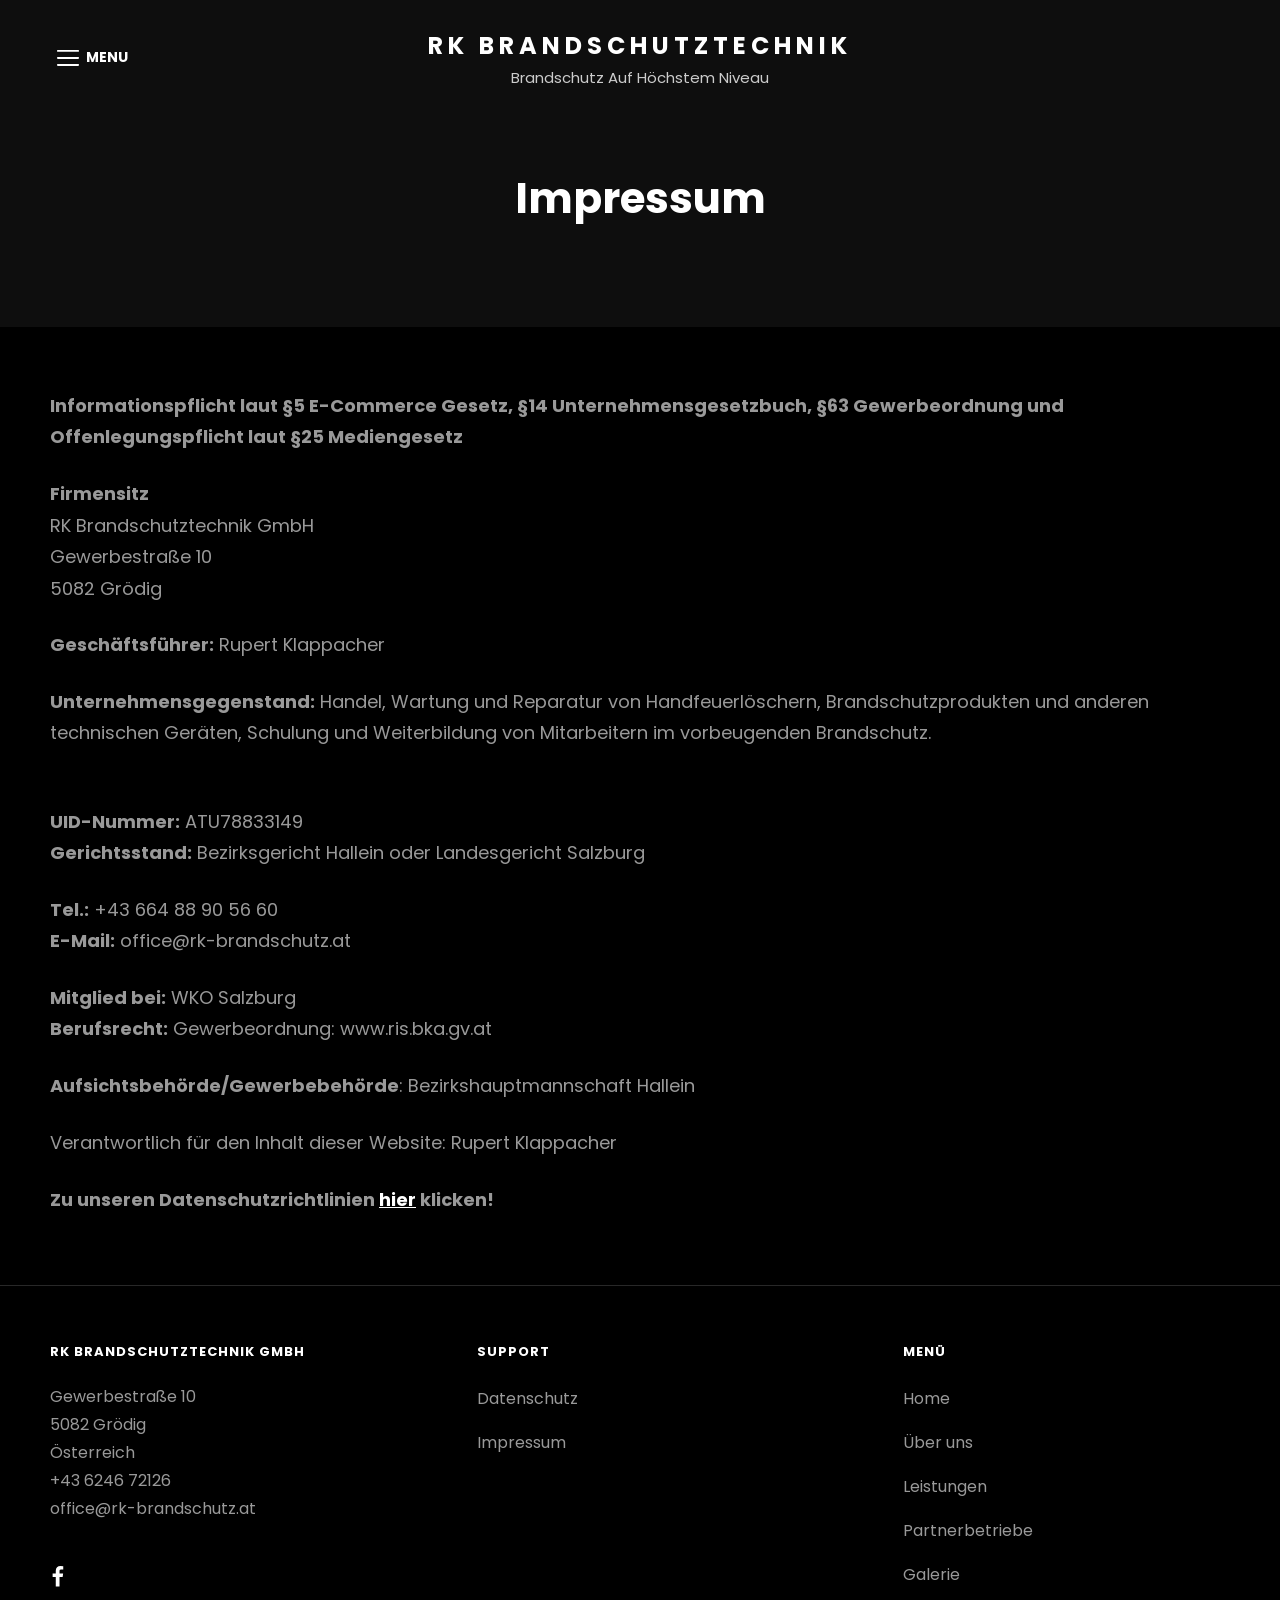
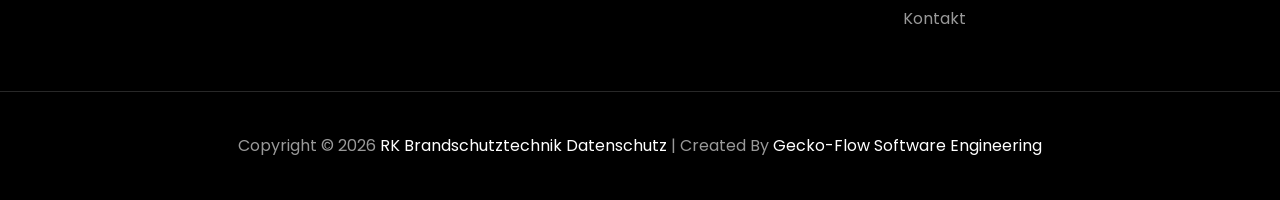
<file: impressum/index.html>
<!doctype html>
<html lang="de">
<head>
	<meta charset="UTF-8">
	<meta name="viewport" content="width=device-width, initial-scale=1">
	<title>Impressum &#8211; RK Brandschutztechnik</title>
	<meta name="robots" content="max-image-preview:large">
	<link rel="canonical" href="https://www.rk-brandschutz.at/impressum/">
	<link rel="stylesheet" href="../assets/css/wp-core.css">
	<link rel="stylesheet" href="../assets/css/dashicons.min.css">
	<link rel="stylesheet" href="../assets/css/scroll-to-top.css">
	<link rel="stylesheet" href="../assets/css/fonts.css">
	<link rel="stylesheet" href="../assets/css/style.css">
	<link rel="stylesheet" href="../assets/css/blocks.css">
	<link rel="stylesheet" href="../assets/css/theme-custom.css">
	<script src="../assets/js/jquery.min.js"></script>
	<script src="../assets/js/jquery-migrate.min.js"></script>
	<script src="../assets/js/config.js"></script>
	<script src="../assets/js/scroll-to-top.js"></script>
</head>

<body class="wp-singular page-template-default page page-id-74 wp-embed-responsive wp-theme-scapeshot-pro group-blog fluid-layout navigation-full-screen no-sidebar full-width-layout excerpt color-scheme-default has-header-media absolute-header has-header-text has-social-floating">



	<div id="page" class="site">
		<a class="skip-link screen-reader-text" href="#content">Skip to content</a>

		<header id="masthead" class="site-header">
			<div class="site-header-main">

				<div class="header-blank"></div>
				<div class="wrapper">


<div class="site-branding">

	<div class="site-identity">
		<p class="site-title"><a href="../" rel="home">RK Brandschutztechnik</a></p>

					<p class="site-description">Brandschutz auf höchstem Niveau</p>
			</div><!-- .site-branding-text-->
</div><!-- .site-branding -->

					<div id="fullscreen-site-header-menu" class="fullscreen-site-header-menu">
	<div class="fullscreen-menu-wrapper">
		<div class="fullscreen-menu-toggle-wrapper">
			<button id="fullscreen-menu-toggle"  class="fullscreen-menu-toggle" aria-controls="fullscreen-menu" aria-expanded="false"><svg class="icon icon-menu" aria-hidden="true" role="img"> <use href="#icon-menu" xlink:href="#icon-menu"></use> </svg><svg class="icon icon-cancel" aria-hidden="true" role="img"> <use href="#icon-cancel" xlink:href="#icon-cancel"></use> </svg><span class="menu-label">Menu</span></button>
		</div><!-- .menu-toggle-wrapper -->

		<div class="fullscreen-menu-inside-wrapper">

<div class="site-branding">

	<div class="site-identity">
		<p class="site-title"><a href="../" rel="home">RK Brandschutztechnik</a></p>

					<p class="site-description">Brandschutz auf höchstem Niveau</p>
			</div><!-- .site-branding-text-->
</div><!-- .site-branding -->

			<div class="fullscreen-menu-inside-container">

								<div id="fullscreen-menu-left-wrap" class="menu-wrapper">
											<nav id="site-navigation" class="main-navigation" role="navigation" aria-label="Primary Menu">
							<ul id="primary-menu" class="menu nav-menu"><li id="menu-item-21" class="menu-item menu-item-type-post_type menu-item-object-page menu-item-21"><a href="../home/">Home</a></li>
<li id="menu-item-73" class="menu-item menu-item-type-post_type menu-item-object-page menu-item-73"><a href="../ueber-uns/">Über uns</a></li>
<li id="menu-item-63" class="menu-item menu-item-type-post_type menu-item-object-page menu-item-63"><a href="../leistungen/">Leistungen</a></li>
<li id="menu-item-148" class="menu-item menu-item-type-post_type menu-item-object-page menu-item-148"><a href="../partnerbetriebe/">Partnerbetriebe</a></li>
<li id="menu-item-16369" class="menu-item menu-item-type-post_type menu-item-object-page menu-item-16369"><a href="../gallery/">Galerie</a></li>
<li id="menu-item-72" class="menu-item menu-item-type-post_type menu-item-object-page menu-item-72"><a href="../kontakt/">Kontakt</a></li>
</ul>						</nav><!-- .main-navigation -->
									</div><!-- #fullscreen-menu-left-wrap -->

								<div id="fullscreen-menu-right-wrap">

										<div id="social-menu-wrapper" class="menu-wrapper">
						<nav class="social-navigation" role="navigation" aria-label="Social Menu">
	<div class="menu-social-container"><ul id="menu-social" class="social-links-menu"><li id="menu-item-5464" class="menu-item menu-item-type-custom menu-item-object-custom menu-item-5464"><a target="_blank" href="https://www.facebook.com/profile.php?id=100063628864035"><span class="screen-reader-text">facebook</span><svg class="icon icon-facebook" aria-hidden="true" role="img"> <use href="#icon-facebook" xlink:href="#icon-facebook"></use> </svg></a></li>
</ul></div></nav><!-- .social-navigation -->
					</div><!-- .menu-wrapper -->

										<div class="full-screen-text-wrapper">
													<h2>RK Brandschutztechnik GmbH</h2>

													<p>Gewerbestraße 10<br />
5082 Grödig<br />
Österreich</p>
											</div><!-- .full-screen-text-wrapper -->
									</div><!-- #fullscreen-menu-right-wrap -->
							</div><!-- .fullscreen-menu-inside-container -->
		</div><!-- .fullscreen-menu-inside-wrapper -->
	</div><!-- .fullscreen-menu-wrapper -->
</div><!-- .fullscreen-site-header-menu -->


<div class="site-branding">

	<div class="site-identity">
					<p class="site-title"><a href="../" rel="home">RK Brandschutztechnik</a></p>
					<p class="site-description">Brandschutz auf höchstem Niveau</p>
			</div><!-- .site-branding-text-->
</div><!-- .site-branding -->

											<div class="header-right-wrapper"></div><!-- .header-right-wrapper -->
										</div><!-- .wrapper -->
			</div><!-- .site-header-main -->
		</header><!-- #masthead -->

			<div id="floating-social" class="floating-social">
		<nav class="social-navigation" role="navigation" aria-label="Social Menu">
			<div class="menu-social-container"><ul id="menu-social-1" class="social-links-menu"><li class="menu-item menu-item-type-custom menu-item-object-custom menu-item-5464"><a target="_blank" href="https://www.facebook.com/profile.php?id=100063628864035"><span class="screen-reader-text">facebook</span><svg class="icon icon-facebook" aria-hidden="true" role="img"> <use href="#icon-facebook" xlink:href="#icon-facebook"></use> </svg></a></li>
</ul></div>		</nav><!-- .social-navigation -->
	</div><!--  .floating-social  -->

		<div class="custom-header header-media">
	<div class="wrapper">
		<div class="custom-header-media">
			<div id="wp-custom-header" class="wp-custom-header"></div>						<div class="custom-header-content sections header-media-section ">
			<div class="custom-header-content-wrapper">

				<div class="entry-header"><h1 class="entry-title">Impressum</h1></div>

							</div><!-- .custom-header-content-wrapper -->
		</div><!-- .custom-header-content -->

								<div class="scroll-down">
						<span>Scroll</span>
						<svg class="icon icon-angle-down" aria-hidden="true" role="img"> <use href="#icon-angle-down" xlink:href="#icon-angle-down"></use> </svg>					</div><!-- .scroll-down -->

		</div>
	</div><!-- .wrapper -->
	<div class="custom-header-overlay"></div><!-- .custom-header-overlay -->
</div><!-- .custom-header -->






					<div id="content" class="site-content no-section-heading">
				<div class="wrapper">

	<div id="primary" class="content-area">
		<main id="main" class="site-main">

<article id="post-74" class="post-74 page type-page status-publish hentry">
		<!-- Page/Post Single Image Disabled or No Image set in Post Thumbnail -->
	<div class="entry-content">

		<p><b>Informationspflicht laut §5 E-Commerce Gesetz, §14 Unternehmensgesetzbuch, §63 Gewerbeordnung und Offenlegungspflicht laut §25 Mediengesetz</b></p>
<p><b>Firmensitz</b><br />
RK Brandschutztechnik GmbH<br />
Gewerbestraße 10<br />
5082 Grödig</p>
<p><strong>Geschäftsführer:</strong> Rupert Klappacher</p>
<p><strong>Unternehmensgegenstand:</strong> Handel, Wartung und Reparatur von Handfeuerlöschern, Brandschutzprodukten und anderen technischen Geräten, Schulung und Weiterbildung von Mitarbeitern im vorbeugenden Brandschutz.<br />
<strong><br />
</strong></p>
<p><strong>UID-Nummer:</strong> ATU78833149<br />
<b>Gerichtsstand:</b> Bezirksgericht Hallein oder Landesgericht Salzburg</p>
<p><strong>Tel.:</strong> +43 664 88 90 56 60<br />
<strong>E-Mail:</strong> office@rk-brandschutz.at</p>
<p><strong>Mitglied bei:</strong> WKO Salzburg<br />
<strong>Berufsrecht:</strong> Gewerbeordnung: www.ris.bka.gv.at</p>
<p><strong>Aufsichtsbehörde/Gewerbebehörde</strong>: Bezirkshauptmannschaft Hallein</p>
<p>Verantwortlich für den Inhalt dieser Website: Rupert Klappacher</p>
<p><strong>Zu unseren Datenschutzrichtlinien <a href="../datenschutz/">hier</a> klicken!</strong></p>
	</div><!-- .entry-content -->

	</article><!-- #post-74 -->
		</main><!-- #main -->
	</div><!-- #primary -->

			</div><!-- .wrapper -->
	</div><!-- #content -->







	<footer id="colophon" class="site-footer">



<aside class="widget-area footer-widget-area three" role="complementary">
	<div class="wrapper">
					<div class="widget-column footer-widget-1">
				<section id="custom_html-1" class="widget_text widget widget_custom_html"><h2 class="widget-title">RK Brandschutztechnik GmbH</h2><div class="textwidget custom-html-widget"><p>
Gewerbestraße 10 <br>
5082 Grödig <br>
Österreich <br>
+43 6246 72126 <br>
office@rk-brandschutz.at
</p></div></section><section id="ct-social-1" class="widget ct-social-widget ctsocialwidget social-navigation"><div class="menu-social-container"><ul id="menu-social-2" class="social-links-menu"><li class="menu-item menu-item-type-custom menu-item-object-custom menu-item-5464"><a target="_blank" href="https://www.facebook.com/profile.php?id=100063628864035"><span class="screen-reader-text">facebook</span><svg class="icon icon-facebook" aria-hidden="true" role="img"> <use href="#icon-facebook" xlink:href="#icon-facebook"></use> </svg></a></li>
</ul></div></section>			</div><!-- .widget-area -->

					<div class="widget-column footer-widget-2">
				<section id="nav_menu-1" class="widget widget_nav_menu"><h2 class="widget-title">Support</h2><div class="menu-secondary-menu-container"><ul id="menu-secondary-menu" class="menu"><li id="menu-item-16472" class="menu-item menu-item-type-post_type menu-item-object-page menu-item-privacy-policy menu-item-16472"><a rel="privacy-policy" href="../datenschutz/">Datenschutz</a></li>
<li id="menu-item-16473" class="menu-item menu-item-type-post_type menu-item-object-page current-menu-item page_item page-item-74 current_page_item menu-item-16473"><a href="./" aria-current="page">Impressum</a></li>
</ul></div></section>			</div><!-- .widget-area -->

					<div class="widget-column footer-widget-3">
				<section id="nav_menu-2" class="widget widget_nav_menu"><h2 class="widget-title">Menü</h2><div class="menu-footer-navigation-container"><ul id="menu-footer-navigation" class="menu"><li id="menu-item-16476" class="menu-item menu-item-type-post_type menu-item-object-page menu-item-16476"><a href="../home/">Home</a></li>
<li id="menu-item-16478" class="menu-item menu-item-type-post_type menu-item-object-page menu-item-16478"><a href="../ueber-uns/">Über uns</a></li>
<li id="menu-item-16477" class="menu-item menu-item-type-post_type menu-item-object-page menu-item-16477"><a href="../leistungen/">Leistungen</a></li>
<li id="menu-item-16837" class="menu-item menu-item-type-post_type menu-item-object-page menu-item-16837"><a href="../partnerbetriebe/">Partnerbetriebe</a></li>
<li id="menu-item-16838" class="menu-item menu-item-type-post_type menu-item-object-page menu-item-16838"><a href="../gallery/">Galerie</a></li>
<li id="menu-item-16839" class="menu-item menu-item-type-post_type menu-item-object-page menu-item-16839"><a href="../kontakt/">Kontakt</a></li>
</ul></div></section>			</div><!-- .widget-area -->



	</div><!-- .footer-widgets-wrapper -->
</aside><!-- .footer-widgets -->


		<div id="site-generator" class="one">



<div class="site-info">Copyright © <span class="js-current-year">2026</span> <a href="../">RK Brandschutztechnik</a> <a class="privacy-policy-link" href="../datenschutz/" rel="privacy-policy">Datenschutz</a><span class="sep"> | </span>Created by <a target="_blank" href="https://www.gecko-flow.at">gecko-flow software engineering</a></div><!-- .site-info -->		</div><!-- #site-generator -->
	</footer><!-- #colophon -->


</div><!-- #page -->

<span id="cwt_to_top_scrollup" class="dashicons dashicons-arrow-up-alt2"><span class="screen-reader-text">Scroll Up</span></span><script src="../assets/js/skip-link-focus-fix.min.js"></script>
<script src="../assets/js/functions.min.js"></script>
<svg style="position: absolute; width: 0; height: 0; overflow: hidden;" version="1.1" xmlns="http://www.w3.org/2000/svg" xmlns:xlink="http://www.w3.org/1999/xlink">
<defs>
<symbol id="icon-behance" viewBox="0 0 37 32">
<path class="path1" d="M33 6.054h-9.125v2.214h9.125v-2.214zM28.5 13.661q-1.607 0-2.607 0.938t-1.107 2.545h7.286q-0.321-3.482-3.571-3.482zM28.786 24.107q1.125 0 2.179-0.571t1.357-1.554h3.946q-1.786 5.482-7.625 5.482-3.821 0-6.080-2.357t-2.259-6.196q0-3.714 2.33-6.17t6.009-2.455q2.464 0 4.295 1.214t2.732 3.196 0.902 4.429q0 0.304-0.036 0.839h-11.75q0 1.982 1.027 3.063t2.973 1.080zM4.946 23.214h5.286q3.661 0 3.661-2.982 0-3.214-3.554-3.214h-5.393v6.196zM4.946 13.625h5.018q1.393 0 2.205-0.652t0.813-2.027q0-2.571-3.393-2.571h-4.643v5.25zM0 4.536h10.607q1.554 0 2.768 0.25t2.259 0.848 1.607 1.723 0.563 2.75q0 3.232-3.071 4.696 2.036 0.571 3.071 2.054t1.036 3.643q0 1.339-0.438 2.438t-1.179 1.848-1.759 1.268-2.161 0.75-2.393 0.232h-10.911v-22.5z"></path>
</symbol>

<symbol id="icon-deviantart" viewBox="0 0 18 32">
<path class="path1" d="M18.286 5.411l-5.411 10.393 0.429 0.554h4.982v7.411h-9.054l-0.786 0.536-2.536 4.875-0.536 0.536h-5.375v-5.411l5.411-10.411-0.429-0.536h-4.982v-7.411h9.054l0.786-0.536 2.536-4.875 0.536-0.536h5.375v5.411z"></path>
</symbol>

<symbol id="icon-discord" viewBox="0 0 640 512">
<path d="M524.531,69.836a1.5,1.5,0,0,0-.764-.7A485.065,485.065,0,0,0,404.081,32.03a1.816,1.816,0,0,0-1.923.91,337.461,337.461,0,0,0-14.9,30.6,447.848,447.848,0,0,0-134.426,0,309.541,309.541,0,0,0-15.135-30.6,1.89,1.89,0,0,0-1.924-.91A483.689,483.689,0,0,0,116.085,69.137a1.712,1.712,0,0,0-.788.676C39.068,183.651,18.186,294.69,28.43,404.354a2.016,2.016,0,0,0,.765,1.375A487.666,487.666,0,0,0,176.02,479.918a1.9,1.9,0,0,0,2.063-.676A348.2,348.2,0,0,0,208.12,430.4a1.86,1.86,0,0,0-1.019-2.588,321.173,321.173,0,0,1-45.868-21.853,1.885,1.885,0,0,1-.185-3.126c3.082-2.309,6.166-4.711,9.109-7.137a1.819,1.819,0,0,1,1.9-.256c96.229,43.917,200.41,43.917,295.5,0a1.812,1.812,0,0,1,1.924.233c2.944,2.426,6.027,4.851,9.132,7.16a1.884,1.884,0,0,1-.162,3.126,301.407,301.407,0,0,1-45.89,21.83,1.875,1.875,0,0,0-1,2.611,391.055,391.055,0,0,0,30.014,48.815,1.864,1.864,0,0,0,2.063.7A486.048,486.048,0,0,0,610.7,405.729a1.882,1.882,0,0,0,.765-1.352C623.729,277.594,590.933,167.465,524.531,69.836ZM222.491,337.58c-28.972,0-52.844-26.587-52.844-59.239S193.056,219.1,222.491,219.1c29.665,0,53.306,26.82,52.843,59.239C275.334,310.993,251.924,337.58,222.491,337.58Zm195.38,0c-28.971,0-52.843-26.587-52.843-59.239S388.437,219.1,417.871,219.1c29.667,0,53.307,26.82,52.844,59.239C470.715,310.993,447.538,337.58,417.871,337.58Z"/></symbol>

<symbol id="icon-medium" viewBox="0 0 32 32">
<path class="path1" d="M10.661 7.518v20.946q0 0.446-0.223 0.759t-0.652 0.313q-0.304 0-0.589-0.143l-8.304-4.161q-0.375-0.179-0.634-0.598t-0.259-0.83v-20.357q0-0.357 0.179-0.607t0.518-0.25q0.25 0 0.786 0.268l9.125 4.571q0.054 0.054 0.054 0.089zM11.804 9.321l9.536 15.464-9.536-4.75v-10.714zM32 9.643v18.821q0 0.446-0.25 0.723t-0.679 0.277-0.839-0.232l-7.875-3.929zM31.946 7.5q0 0.054-4.58 7.491t-5.366 8.705l-6.964-11.321 5.786-9.411q0.304-0.5 0.929-0.5 0.25 0 0.464 0.107l9.661 4.821q0.071 0.036 0.071 0.107z"></path>
</symbol>

<symbol id="icon-slideshare" viewBox="0 0 32 32">
<path class="path1" d="M15.589 13.214q0 1.482-1.134 2.545t-2.723 1.063-2.723-1.063-1.134-2.545q0-1.5 1.134-2.554t2.723-1.054 2.723 1.054 1.134 2.554zM24.554 13.214q0 1.482-1.125 2.545t-2.732 1.063q-1.589 0-2.723-1.063t-1.134-2.545q0-1.5 1.134-2.554t2.723-1.054q1.607 0 2.732 1.054t1.125 2.554zM28.571 16.429v-11.911q0-1.554-0.571-2.205t-1.982-0.652h-19.857q-1.482 0-2.009 0.607t-0.527 2.25v12.018q0.768 0.411 1.58 0.714t1.446 0.5 1.446 0.33 1.268 0.196 1.25 0.071 1.045 0.009 1.009-0.036 0.795-0.036q1.214-0.018 1.696 0.482 0.107 0.107 0.179 0.161 0.464 0.446 1.089 0.911 0.125-1.625 2.107-1.554 0.089 0 0.652 0.027t0.768 0.036 0.813 0.018 0.946-0.018 0.973-0.080 1.089-0.152 1.107-0.241 1.196-0.348 1.205-0.482 1.286-0.616zM31.482 16.339q-2.161 2.661-6.643 4.5 1.5 5.089-0.411 8.304-1.179 2.018-3.268 2.643-1.857 0.571-3.25-0.268-1.536-0.911-1.464-2.929l-0.018-5.821v-0.018q-0.143-0.036-0.438-0.107t-0.42-0.089l-0.018 6.036q0.071 2.036-1.482 2.929-1.411 0.839-3.268 0.268-2.089-0.643-3.25-2.679-1.875-3.214-0.393-8.268-4.482-1.839-6.643-4.5-0.446-0.661-0.071-1.125t1.071 0.018q0.054 0.036 0.196 0.125t0.196 0.143v-12.393q0-1.286 0.839-2.196t2.036-0.911h22.446q1.196 0 2.036 0.911t0.839 2.196v12.393l0.375-0.268q0.696-0.482 1.071-0.018t-0.071 1.125z"></path>
</symbol>

<symbol id="icon-snapchat-ghost" viewBox="0 0 30 32">
<path class="path1" d="M15.143 2.286q2.393-0.018 4.295 1.223t2.92 3.438q0.482 1.036 0.482 3.196 0 0.839-0.161 3.411 0.25 0.125 0.5 0.125 0.321 0 0.911-0.241t0.911-0.241q0.518 0 1 0.321t0.482 0.821q0 0.571-0.563 0.964t-1.232 0.563-1.232 0.518-0.563 0.848q0 0.268 0.214 0.768 0.661 1.464 1.83 2.679t2.58 1.804q0.5 0.214 1.429 0.411 0.5 0.107 0.5 0.625 0 1.25-3.911 1.839-0.125 0.196-0.196 0.696t-0.25 0.83-0.589 0.33q-0.357 0-1.107-0.116t-1.143-0.116q-0.661 0-1.107 0.089-0.571 0.089-1.125 0.402t-1.036 0.679-1.036 0.723-1.357 0.598-1.768 0.241q-0.929 0-1.723-0.241t-1.339-0.598-1.027-0.723-1.036-0.679-1.107-0.402q-0.464-0.089-1.125-0.089-0.429 0-1.17 0.134t-1.045 0.134q-0.446 0-0.625-0.33t-0.25-0.848-0.196-0.714q-3.911-0.589-3.911-1.839 0-0.518 0.5-0.625 0.929-0.196 1.429-0.411 1.393-0.571 2.58-1.804t1.83-2.679q0.214-0.5 0.214-0.768 0-0.5-0.563-0.848t-1.241-0.527-1.241-0.563-0.563-0.938q0-0.482 0.464-0.813t0.982-0.33q0.268 0 0.857 0.232t0.946 0.232q0.321 0 0.571-0.125-0.161-2.536-0.161-3.393 0-2.179 0.482-3.214 1.143-2.446 3.071-3.536t4.714-1.125z"></path>
</symbol>

<symbol id="icon-yelp" viewBox="0 0 27 32">
<path class="path1" d="M13.804 23.554v2.268q-0.018 5.214-0.107 5.446-0.214 0.571-0.911 0.714-0.964 0.161-3.241-0.679t-2.902-1.589q-0.232-0.268-0.304-0.643-0.018-0.214 0.071-0.464 0.071-0.179 0.607-0.839t3.232-3.857q0.018 0 1.071-1.25 0.268-0.339 0.705-0.438t0.884 0.063q0.429 0.179 0.67 0.518t0.223 0.75zM11.143 19.071q-0.054 0.982-0.929 1.25l-2.143 0.696q-4.911 1.571-5.214 1.571-0.625-0.036-0.964-0.643-0.214-0.446-0.304-1.339-0.143-1.357 0.018-2.973t0.536-2.223 1-0.571q0.232 0 3.607 1.375 1.25 0.518 2.054 0.839l1.5 0.607q0.411 0.161 0.634 0.545t0.205 0.866zM25.893 24.375q-0.125 0.964-1.634 2.875t-2.42 2.268q-0.661 0.25-1.125-0.125-0.25-0.179-3.286-5.125l-0.839-1.375q-0.25-0.375-0.205-0.821t0.348-0.821q0.625-0.768 1.482-0.464 0.018 0.018 2.125 0.714 3.625 1.179 4.321 1.42t0.839 0.366q0.5 0.393 0.393 1.089zM13.893 13.089q0.089 1.821-0.964 2.179-1.036 0.304-2.036-1.268l-6.75-10.679q-0.143-0.625 0.339-1.107 0.732-0.768 3.705-1.598t4.009-0.563q0.714 0.179 0.875 0.804 0.054 0.321 0.393 5.455t0.429 6.777zM25.714 15.018q0.054 0.696-0.464 1.054-0.268 0.179-5.875 1.536-1.196 0.268-1.625 0.411l0.018-0.036q-0.411 0.107-0.821-0.071t-0.661-0.571q-0.536-0.839 0-1.554 0.018-0.018 1.339-1.821 2.232-3.054 2.679-3.643t0.607-0.696q0.5-0.339 1.161-0.036 0.857 0.411 2.196 2.384t1.446 2.991v0.054z"></path>
</symbol>

<symbol id="icon-vine" viewBox="0 0 27 32">
<path class="path1" d="M26.732 14.768v3.536q-1.804 0.411-3.536 0.411-1.161 2.429-2.955 4.839t-3.241 3.848-2.286 1.902q-1.429 0.804-2.893-0.054-0.5-0.304-1.080-0.777t-1.518-1.491-1.83-2.295-1.92-3.286-1.884-4.357-1.634-5.616-1.259-6.964h5.054q0.464 3.893 1.25 7.116t1.866 5.661 2.17 4.205 2.5 3.482q3.018-3.018 5.125-7.25-2.536-1.286-3.982-3.929t-1.446-5.946q0-3.429 1.857-5.616t5.071-2.188q3.179 0 4.875 1.884t1.696 5.313q0 2.839-1.036 5.107-0.125 0.018-0.348 0.054t-0.821 0.036-1.125-0.107-1.107-0.455-0.902-0.92q0.554-1.839 0.554-3.286 0-1.554-0.518-2.357t-1.411-0.804q-0.946 0-1.518 0.884t-0.571 2.509q0 3.321 1.875 5.241t4.768 1.92q1.107 0 2.161-0.25z"></path>
</symbol>

<symbol id="icon-vk" viewBox="0 0 35 32">
<path class="path1" d="M34.232 9.286q0.411 1.143-2.679 5.25-0.429 0.571-1.161 1.518-1.393 1.786-1.607 2.339-0.304 0.732 0.25 1.446 0.304 0.375 1.446 1.464h0.018l0.071 0.071q2.518 2.339 3.411 3.946 0.054 0.089 0.116 0.223t0.125 0.473-0.009 0.607-0.446 0.491-1.054 0.223l-4.571 0.071q-0.429 0.089-1-0.089t-0.929-0.393l-0.357-0.214q-0.536-0.375-1.25-1.143t-1.223-1.384-1.089-1.036-1.009-0.277q-0.054 0.018-0.143 0.063t-0.304 0.259-0.384 0.527-0.304 0.929-0.116 1.384q0 0.268-0.063 0.491t-0.134 0.33l-0.071 0.089q-0.321 0.339-0.946 0.393h-2.054q-1.268 0.071-2.607-0.295t-2.348-0.946-1.839-1.179-1.259-1.027l-0.446-0.429q-0.179-0.179-0.491-0.536t-1.277-1.625-1.893-2.696-2.188-3.768-2.33-4.857q-0.107-0.286-0.107-0.482t0.054-0.286l0.071-0.107q0.268-0.339 1.018-0.339l4.893-0.036q0.214 0.036 0.411 0.116t0.286 0.152l0.089 0.054q0.286 0.196 0.429 0.571 0.357 0.893 0.821 1.848t0.732 1.455l0.286 0.518q0.518 1.071 1 1.857t0.866 1.223 0.741 0.688 0.607 0.25 0.482-0.089q0.036-0.018 0.089-0.089t0.214-0.393 0.241-0.839 0.17-1.446 0-2.232q-0.036-0.714-0.161-1.304t-0.25-0.821l-0.107-0.214q-0.446-0.607-1.518-0.768-0.232-0.036 0.089-0.429 0.304-0.339 0.679-0.536 0.946-0.464 4.268-0.429 1.464 0.018 2.411 0.232 0.357 0.089 0.598 0.241t0.366 0.429 0.188 0.571 0.063 0.813-0.018 0.982-0.045 1.259-0.027 1.473q0 0.196-0.018 0.75t-0.009 0.857 0.063 0.723 0.205 0.696 0.402 0.438q0.143 0.036 0.304 0.071t0.464-0.196 0.679-0.616 0.929-1.196 1.214-1.92q1.071-1.857 1.911-4.018 0.071-0.179 0.179-0.313t0.196-0.188l0.071-0.054 0.089-0.045t0.232-0.054 0.357-0.009l5.143-0.036q0.696-0.089 1.143 0.045t0.554 0.295z"></path>
</symbol>

<symbol id="icon-search" viewBox="0 0 30 32">
<path class="path1" d="M20.571 14.857q0-3.304-2.348-5.652t-5.652-2.348-5.652 2.348-2.348 5.652 2.348 5.652 5.652 2.348 5.652-2.348 2.348-5.652zM29.714 29.714q0 0.929-0.679 1.607t-1.607 0.679q-0.964 0-1.607-0.679l-6.125-6.107q-3.196 2.214-7.125 2.214-2.554 0-4.884-0.991t-4.018-2.679-2.679-4.018-0.991-4.884 0.991-4.884 2.679-4.018 4.018-2.679 4.884-0.991 4.884 0.991 4.018 2.679 2.679 4.018 0.991 4.884q0 3.929-2.214 7.125l6.125 6.125q0.661 0.661 0.661 1.607z"></path>
</symbol>

<symbol id="icon-envelope-o" viewBox="0 0 1792 1792">
<path d="M1664 1504v-768q-32 36-69 66-268 206-426 338-51 43-83 67t-86.5 48.5-102.5 24.5h-2q-48 0-102.5-24.5t-86.5-48.5-83-67q-158-132-426-338-37-30-69-66v768q0 13 9.5 22.5t22.5 9.5h1472q13 0 22.5-9.5t9.5-22.5zm0-1051v-24.5l-.5-13-3-12.5-5.5-9-9-7.5-14-2.5h-1472q-13 0-22.5 9.5t-9.5 22.5q0 168 147 284 193 152 401 317 6 5 35 29.5t46 37.5 44.5 31.5 50.5 27.5 43 9h2q20 0 43-9t50.5-27.5 44.5-31.5 46-37.5 35-29.5q208-165 401-317 54-43 100.5-115.5t46.5-131.5zm128-37v1088q0 66-47 113t-113 47h-1472q-66 0-113-47t-47-113v-1088q0-66 47-113t113-47h1472q66 0 113 47t47 113z"></path>
</symbol>

<symbol id="icon-close" viewBox="0 0 25 32">
<path class="path1" d="M23.179 23.607q0 0.714-0.5 1.214l-2.429 2.429q-0.5 0.5-1.214 0.5t-1.214-0.5l-5.25-5.25-5.25 5.25q-0.5 0.5-1.214 0.5t-1.214-0.5l-2.429-2.429q-0.5-0.5-0.5-1.214t0.5-1.214l5.25-5.25-5.25-5.25q-0.5-0.5-0.5-1.214t0.5-1.214l2.429-2.429q0.5-0.5 1.214-0.5t1.214 0.5l5.25 5.25 5.25-5.25q0.5-0.5 1.214-0.5t1.214 0.5l2.429 2.429q0.5 0.5 0.5 1.214t-0.5 1.214l-5.25 5.25 5.25 5.25q0.5 0.5 0.5 1.214z"></path>
</symbol>

<symbol id="icon-angle-left" viewBox="0 0 1792 1792">
<path class="path1" d="M1203 544q0 13-10 23l-393 393 393 393q10 10 10 23t-10 23l-50 50q-10 10-23 10t-23-10l-466-466q-10-10-10-23t10-23l466-466q10-10 23-10t23 10l50 50q10 10 10 23z"></path>
</symbol>

<symbol id="icon-angle-right" viewBox="0 0 1792 1792">
<path class="path1" d="M1171 960q0 13-10 23l-466 466q-10 10-23 10t-23-10l-50-50q-10-10-10-23t10-23l393-393-393-393q-10-10-10-23t10-23l50-50q10-10 23-10t23 10l466 466q10 10 10 23z"></path>
</symbol>

<symbol id="icon-angle-down" viewBox="0 0 21 32">
<path class="path1" d="M19.196 13.143q0 0.232-0.179 0.411l-8.321 8.321q-0.179 0.179-0.411 0.179t-0.411-0.179l-8.321-8.321q-0.179-0.179-0.179-0.411t0.179-0.411l0.893-0.893q0.179-0.179 0.411-0.179t0.411 0.179l7.018 7.018 7.018-7.018q0.179-0.179 0.411-0.179t0.411 0.179l0.893 0.893q0.179 0.179 0.179 0.411z"></path>
</symbol>

<symbol id="icon-folder-open" viewBox="0 0 34 32">
<path class="path1" d="M33.554 17q0 0.554-0.554 1.179l-6 7.071q-0.768 0.911-2.152 1.545t-2.563 0.634h-19.429q-0.607 0-1.080-0.232t-0.473-0.768q0-0.554 0.554-1.179l6-7.071q0.768-0.911 2.152-1.545t2.563-0.634h19.429q0.607 0 1.080 0.232t0.473 0.768zM27.429 10.857v2.857h-14.857q-1.679 0-3.518 0.848t-2.929 2.134l-6.107 7.179q0-0.071-0.009-0.223t-0.009-0.223v-17.143q0-1.643 1.179-2.821t2.821-1.179h5.714q1.643 0 2.821 1.179t1.179 2.821v0.571h9.714q1.643 0 2.821 1.179t1.179 2.821z"></path>
</symbol>

<symbol id="icon-twitter" viewBox="0 0 30 32">
<path class="path1" d="M28.929 7.286q-1.196 1.75-2.893 2.982 0.018 0.25 0.018 0.75 0 2.321-0.679 4.634t-2.063 4.437-3.295 3.759-4.607 2.607-5.768 0.973q-4.839 0-8.857-2.589 0.625 0.071 1.393 0.071 4.018 0 7.161-2.464-1.875-0.036-3.357-1.152t-2.036-2.848q0.589 0.089 1.089 0.089 0.768 0 1.518-0.196-2-0.411-3.313-1.991t-1.313-3.67v-0.071q1.214 0.679 2.607 0.732-1.179-0.786-1.875-2.054t-0.696-2.75q0-1.571 0.786-2.911 2.161 2.661 5.259 4.259t6.634 1.777q-0.143-0.679-0.143-1.321 0-2.393 1.688-4.080t4.080-1.688q2.5 0 4.214 1.821 1.946-0.375 3.661-1.393-0.661 2.054-2.536 3.179 1.661-0.179 3.321-0.893z"></path>
</symbol>

<symbol id="icon-x-twitter" viewBox="0 0 512 512">
	<path d="M389.2 48h70.6L305.6 224.2 487 464H345L233.7 318.6 106.5 464H35.8L200.7 275.5 26.8 48H172.4L272.9 180.9 389.2 48zM364.4 421.8h39.1L151.1 88h-42L364.4 421.8z"></path>
</symbol>

<symbol id="icon-facebook" viewBox="0 0 19 32">
<path class="path1" d="M17.125 0.214v4.714h-2.804q-1.536 0-2.071 0.643t-0.536 1.929v3.375h5.232l-0.696 5.286h-4.536v13.554h-5.464v-13.554h-4.554v-5.286h4.554v-3.893q0-3.321 1.857-5.152t4.946-1.83q2.625 0 4.071 0.214z"></path>
</symbol>

<symbol id="icon-github" viewBox="0 0 27 32">
<path class="path1" d="M13.714 2.286q3.732 0 6.884 1.839t4.991 4.991 1.839 6.884q0 4.482-2.616 8.063t-6.759 4.955q-0.482 0.089-0.714-0.125t-0.232-0.536q0-0.054 0.009-1.366t0.009-2.402q0-1.732-0.929-2.536 1.018-0.107 1.83-0.321t1.679-0.696 1.446-1.188 0.946-1.875 0.366-2.688q0-2.125-1.411-3.679 0.661-1.625-0.143-3.643-0.5-0.161-1.446 0.196t-1.643 0.786l-0.679 0.429q-1.661-0.464-3.429-0.464t-3.429 0.464q-0.286-0.196-0.759-0.482t-1.491-0.688-1.518-0.241q-0.804 2.018-0.143 3.643-1.411 1.554-1.411 3.679 0 1.518 0.366 2.679t0.938 1.875 1.438 1.196 1.679 0.696 1.83 0.321q-0.696 0.643-0.875 1.839-0.375 0.179-0.804 0.268t-1.018 0.089-1.17-0.384-0.991-1.116q-0.339-0.571-0.866-0.929t-0.884-0.429l-0.357-0.054q-0.375 0-0.518 0.080t-0.089 0.205 0.161 0.25 0.232 0.214l0.125 0.089q0.393 0.179 0.777 0.679t0.563 0.911l0.179 0.411q0.232 0.679 0.786 1.098t1.196 0.536 1.241 0.125 0.991-0.063l0.411-0.071q0 0.679 0.009 1.58t0.009 0.973q0 0.321-0.232 0.536t-0.714 0.125q-4.143-1.375-6.759-4.955t-2.616-8.063q0-3.732 1.839-6.884t4.991-4.991 6.884-1.839zM5.196 21.982q0.054-0.125-0.125-0.214-0.179-0.054-0.232 0.036-0.054 0.125 0.125 0.214 0.161 0.107 0.232-0.036zM5.75 22.589q0.125-0.089-0.036-0.286-0.179-0.161-0.286-0.054-0.125 0.089 0.036 0.286 0.179 0.179 0.286 0.054zM6.286 23.393q0.161-0.125 0-0.339-0.143-0.232-0.304-0.107-0.161 0.089 0 0.321t0.304 0.125zM7.036 24.143q0.143-0.143-0.071-0.339-0.214-0.214-0.357-0.054-0.161 0.143 0.071 0.339 0.214 0.214 0.357 0.054zM8.054 24.589q0.054-0.196-0.232-0.286-0.268-0.071-0.339 0.125t0.232 0.268q0.268 0.107 0.339-0.107zM9.179 24.679q0-0.232-0.304-0.196-0.286 0-0.286 0.196 0 0.232 0.304 0.196 0.286 0 0.286-0.196zM10.214 24.5q-0.036-0.196-0.321-0.161-0.286 0.054-0.25 0.268t0.321 0.143 0.25-0.25z"></path>
</symbol>

<symbol id="icon-bars" viewBox="0 0 27 32">
<path class="path1" d="M27.429 24v2.286q0 0.464-0.339 0.804t-0.804 0.339h-25.143q-0.464 0-0.804-0.339t-0.339-0.804v-2.286q0-0.464 0.339-0.804t0.804-0.339h25.143q0.464 0 0.804 0.339t0.339 0.804zM27.429 14.857v2.286q0 0.464-0.339 0.804t-0.804 0.339h-25.143q-0.464 0-0.804-0.339t-0.339-0.804v-2.286q0-0.464 0.339-0.804t0.804-0.339h25.143q0.464 0 0.804 0.339t0.339 0.804zM27.429 5.714v2.286q0 0.464-0.339 0.804t-0.804 0.339h-25.143q-0.464 0-0.804-0.339t-0.339-0.804v-2.286q0-0.464 0.339-0.804t0.804-0.339h25.143q0.464 0 0.804 0.339t0.339 0.804z"></path>
</symbol>

<symbol id="icon-google-plus" viewBox="0 0 41 32">
<path class="path1" d="M25.661 16.304q0 3.714-1.554 6.616t-4.429 4.536-6.589 1.634q-2.661 0-5.089-1.036t-4.179-2.786-2.786-4.179-1.036-5.089 1.036-5.089 2.786-4.179 4.179-2.786 5.089-1.036q5.107 0 8.768 3.429l-3.554 3.411q-2.089-2.018-5.214-2.018-2.196 0-4.063 1.107t-2.955 3.009-1.089 4.152 1.089 4.152 2.955 3.009 4.063 1.107q1.482 0 2.723-0.411t2.045-1.027 1.402-1.402 0.875-1.482 0.384-1.321h-7.429v-4.5h12.357q0.214 1.125 0.214 2.179zM41.143 14.125v3.75h-3.732v3.732h-3.75v-3.732h-3.732v-3.75h3.732v-3.732h3.75v3.732h3.732z"></path>
</symbol>

<symbol id="icon-linkedin" viewBox="0 0 27 32">
<path class="path1" d="M6.232 11.161v17.696h-5.893v-17.696h5.893zM6.607 5.696q0.018 1.304-0.902 2.179t-2.42 0.875h-0.036q-1.464 0-2.357-0.875t-0.893-2.179q0-1.321 0.92-2.188t2.402-0.866 2.375 0.866 0.911 2.188zM27.429 18.714v10.143h-5.875v-9.464q0-1.875-0.723-2.938t-2.259-1.063q-1.125 0-1.884 0.616t-1.134 1.527q-0.196 0.536-0.196 1.446v9.875h-5.875q0.036-7.125 0.036-11.554t-0.018-5.286l-0.018-0.857h5.875v2.571h-0.036q0.357-0.571 0.732-1t1.009-0.929 1.554-0.777 2.045-0.277q3.054 0 4.911 2.027t1.857 5.938z"></path>
</symbol>

<symbol id="icon-quote-right" viewBox="0 0 30 32">
<path class="path1" d="M13.714 5.714v12.571q0 1.857-0.723 3.545t-1.955 2.92-2.92 1.955-3.545 0.723h-1.143q-0.464 0-0.804-0.339t-0.339-0.804v-2.286q0-0.464 0.339-0.804t0.804-0.339h1.143q1.893 0 3.232-1.339t1.339-3.232v-0.571q0-0.714-0.5-1.214t-1.214-0.5h-4q-1.429 0-2.429-1t-1-2.429v-6.857q0-1.429 1-2.429t2.429-1h6.857q1.429 0 2.429 1t1 2.429zM29.714 5.714v12.571q0 1.857-0.723 3.545t-1.955 2.92-2.92 1.955-3.545 0.723h-1.143q-0.464 0-0.804-0.339t-0.339-0.804v-2.286q0-0.464 0.339-0.804t0.804-0.339h1.143q1.893 0 3.232-1.339t1.339-3.232v-0.571q0-0.714-0.5-1.214t-1.214-0.5h-4q-1.429 0-2.429-1t-1-2.429v-6.857q0-1.429 1-2.429t2.429-1h6.857q1.429 0 2.429 1t1 2.429z"></path>
</symbol>

<symbol id="icon-mail-reply" viewBox="0 0 32 32">
<path class="path1" d="M32 20q0 2.964-2.268 8.054-0.054 0.125-0.188 0.429t-0.241 0.536-0.232 0.393q-0.214 0.304-0.5 0.304-0.268 0-0.42-0.179t-0.152-0.446q0-0.161 0.045-0.473t0.045-0.42q0.089-1.214 0.089-2.196 0-1.804-0.313-3.232t-0.866-2.473-1.429-1.804-1.884-1.241-2.375-0.759-2.75-0.384-3.134-0.107h-4v4.571q0 0.464-0.339 0.804t-0.804 0.339-0.804-0.339l-9.143-9.143q-0.339-0.339-0.339-0.804t0.339-0.804l9.143-9.143q0.339-0.339 0.804-0.339t0.804 0.339 0.339 0.804v4.571h4q12.732 0 15.625 7.196 0.946 2.393 0.946 5.946z"></path>
</symbol>

<symbol id="icon-youtube" viewBox="0 0 27 32">
<path class="path1" d="M17.339 22.214v3.768q0 1.196-0.696 1.196-0.411 0-0.804-0.393v-5.375q0.393-0.393 0.804-0.393 0.696 0 0.696 1.196zM23.375 22.232v0.821h-1.607v-0.821q0-1.214 0.804-1.214t0.804 1.214zM6.125 18.339h1.911v-1.679h-5.571v1.679h1.875v10.161h1.786v-10.161zM11.268 28.5h1.589v-8.821h-1.589v6.75q-0.536 0.75-1.018 0.75-0.321 0-0.375-0.375-0.018-0.054-0.018-0.625v-6.5h-1.589v6.982q0 0.875 0.143 1.304 0.214 0.661 1.036 0.661 0.857 0 1.821-1.089v0.964zM18.929 25.857v-3.518q0-1.304-0.161-1.768-0.304-1-1.268-1-0.893 0-1.661 0.964v-3.875h-1.589v11.839h1.589v-0.857q0.804 0.982 1.661 0.982 0.964 0 1.268-0.982 0.161-0.482 0.161-1.786zM24.964 25.679v-0.232h-1.625q0 0.911-0.036 1.089-0.125 0.643-0.714 0.643-0.821 0-0.821-1.232v-1.554h3.196v-1.839q0-1.411-0.482-2.071-0.696-0.911-1.893-0.911-1.214 0-1.911 0.911-0.5 0.661-0.5 2.071v3.089q0 1.411 0.518 2.071 0.696 0.911 1.929 0.911 1.286 0 1.929-0.946 0.321-0.482 0.375-0.964 0.036-0.161 0.036-1.036zM14.107 9.375v-3.75q0-1.232-0.768-1.232t-0.768 1.232v3.75q0 1.25 0.768 1.25t0.768-1.25zM26.946 22.786q0 4.179-0.464 6.25-0.25 1.054-1.036 1.768t-1.821 0.821q-3.286 0.375-9.911 0.375t-9.911-0.375q-1.036-0.107-1.83-0.821t-1.027-1.768q-0.464-2-0.464-6.25 0-4.179 0.464-6.25 0.25-1.054 1.036-1.768t1.839-0.839q3.268-0.357 9.893-0.357t9.911 0.357q1.036 0.125 1.83 0.839t1.027 1.768q0.464 2 0.464 6.25zM9.125 0h1.821l-2.161 7.125v4.839h-1.786v-4.839q-0.25-1.321-1.089-3.786-0.661-1.839-1.161-3.339h1.893l1.268 4.696zM15.732 5.946v3.125q0 1.446-0.5 2.107-0.661 0.911-1.893 0.911-1.196 0-1.875-0.911-0.5-0.679-0.5-2.107v-3.125q0-1.429 0.5-2.089 0.679-0.911 1.875-0.911 1.232 0 1.893 0.911 0.5 0.661 0.5 2.089zM21.714 3.054v8.911h-1.625v-0.982q-0.946 1.107-1.839 1.107-0.821 0-1.054-0.661-0.143-0.429-0.143-1.339v-7.036h1.625v6.554q0 0.589 0.018 0.625 0.054 0.393 0.375 0.393 0.482 0 1.018-0.768v-6.804h1.625z"></path>
</symbol>

<symbol id="icon-dropbox" viewBox="0 0 32 32">
<path class="path1" d="M7.179 12.625l8.821 5.446-6.107 5.089-8.75-5.696zM24.786 22.536v1.929l-8.75 5.232v0.018l-0.018-0.018-0.018 0.018v-0.018l-8.732-5.232v-1.929l2.625 1.714 6.107-5.071v-0.036l0.018 0.018 0.018-0.018v0.036l6.125 5.071zM9.893 2.107l6.107 5.089-8.821 5.429-6.036-4.821zM24.821 12.625l6.036 4.839-8.732 5.696-6.125-5.089zM22.125 2.107l8.732 5.696-6.036 4.821-8.821-5.429z"></path>
</symbol>

<symbol id="icon-instagram" viewBox="0 0 27 32">
<path class="path1" d="M18.286 16q0-1.893-1.339-3.232t-3.232-1.339-3.232 1.339-1.339 3.232 1.339 3.232 3.232 1.339 3.232-1.339 1.339-3.232zM20.75 16q0 2.929-2.054 4.982t-4.982 2.054-4.982-2.054-2.054-4.982 2.054-4.982 4.982-2.054 4.982 2.054 2.054 4.982zM22.679 8.679q0 0.679-0.482 1.161t-1.161 0.482-1.161-0.482-0.482-1.161 0.482-1.161 1.161-0.482 1.161 0.482 0.482 1.161zM13.714 4.75q-0.125 0-1.366-0.009t-1.884 0-1.723 0.054-1.839 0.179-1.277 0.33q-0.893 0.357-1.571 1.036t-1.036 1.571q-0.196 0.518-0.33 1.277t-0.179 1.839-0.054 1.723 0 1.884 0.009 1.366-0.009 1.366 0 1.884 0.054 1.723 0.179 1.839 0.33 1.277q0.357 0.893 1.036 1.571t1.571 1.036q0.518 0.196 1.277 0.33t1.839 0.179 1.723 0.054 1.884 0 1.366-0.009 1.366 0.009 1.884 0 1.723-0.054 1.839-0.179 1.277-0.33q0.893-0.357 1.571-1.036t1.036-1.571q0.196-0.518 0.33-1.277t0.179-1.839 0.054-1.723 0-1.884-0.009-1.366 0.009-1.366 0-1.884-0.054-1.723-0.179-1.839-0.33-1.277q-0.357-0.893-1.036-1.571t-1.571-1.036q-0.518-0.196-1.277-0.33t-1.839-0.179-1.723-0.054-1.884 0-1.366 0.009zM27.429 16q0 4.089-0.089 5.661-0.179 3.714-2.214 5.75t-5.75 2.214q-1.571 0.089-5.661 0.089t-5.661-0.089q-3.714-0.179-5.75-2.214t-2.214-5.75q-0.089-1.571-0.089-5.661t0.089-5.661q0.179-3.714 2.214-5.75t5.75-2.214q1.571-0.089 5.661-0.089t5.661 0.089q3.714 0.179 5.75 2.214t2.214 5.75q0.089 1.571 0.089 5.661z"></path>
</symbol>

<symbol id="icon-flickr" viewBox="0 0 27 32">
<path class="path1" d="M22.286 2.286q2.125 0 3.634 1.509t1.509 3.634v17.143q0 2.125-1.509 3.634t-3.634 1.509h-17.143q-2.125 0-3.634-1.509t-1.509-3.634v-17.143q0-2.125 1.509-3.634t3.634-1.509h17.143zM12.464 16q0-1.571-1.107-2.679t-2.679-1.107-2.679 1.107-1.107 2.679 1.107 2.679 2.679 1.107 2.679-1.107 1.107-2.679zM22.536 16q0-1.571-1.107-2.679t-2.679-1.107-2.679 1.107-1.107 2.679 1.107 2.679 2.679 1.107 2.679-1.107 1.107-2.679z"></path>
</symbol>

<symbol id="icon-tumblr" viewBox="0 0 19 32">
<path class="path1" d="M16.857 23.732l1.429 4.232q-0.411 0.625-1.982 1.179t-3.161 0.571q-1.857 0.036-3.402-0.464t-2.545-1.321-1.696-1.893-0.991-2.143-0.295-2.107v-9.714h-3v-3.839q1.286-0.464 2.304-1.241t1.625-1.607 1.036-1.821 0.607-1.768 0.268-1.58q0.018-0.089 0.080-0.152t0.134-0.063h4.357v7.571h5.946v4.5h-5.964v9.25q0 0.536 0.116 1t0.402 0.938 0.884 0.741 1.455 0.25q1.393-0.036 2.393-0.518z"></path>
</symbol>

<symbol id="icon-dribbble" viewBox="0 0 27 32">
<path class="path1" d="M18.286 26.786q-0.75-4.304-2.5-8.893h-0.036l-0.036 0.018q-0.286 0.107-0.768 0.295t-1.804 0.875-2.446 1.464-2.339 2.045-1.839 2.643l-0.268-0.196q3.286 2.679 7.464 2.679 2.357 0 4.571-0.929zM14.982 15.946q-0.375-0.875-0.946-1.982-5.554 1.661-12.018 1.661-0.018 0.125-0.018 0.375 0 2.214 0.786 4.223t2.214 3.598q0.893-1.589 2.205-2.973t2.545-2.223 2.33-1.446 1.777-0.857l0.661-0.232q0.071-0.018 0.232-0.063t0.232-0.080zM13.071 12.161q-2.143-3.804-4.357-6.75-2.464 1.161-4.179 3.321t-2.286 4.857q5.393 0 10.821-1.429zM25.286 17.857q-3.75-1.071-7.304-0.518 1.554 4.268 2.286 8.375 1.982-1.339 3.304-3.384t1.714-4.473zM10.911 4.625q-0.018 0-0.036 0.018 0.018-0.018 0.036-0.018zM21.446 7.214q-3.304-2.929-7.732-2.929-1.357 0-2.768 0.339 2.339 3.036 4.393 6.821 1.232-0.464 2.321-1.080t1.723-1.098 1.17-1.018 0.67-0.723zM25.429 15.875q-0.054-4.143-2.661-7.321l-0.018 0.018q-0.161 0.214-0.339 0.438t-0.777 0.795-1.268 1.080-1.786 1.161-2.348 1.152q0.446 0.946 0.786 1.696 0.036 0.107 0.116 0.313t0.134 0.295q0.643-0.089 1.33-0.125t1.313-0.036 1.232 0.027 1.143 0.071 1.009 0.098 0.857 0.116 0.652 0.107 0.446 0.080zM27.429 16q0 3.732-1.839 6.884t-4.991 4.991-6.884 1.839-6.884-1.839-4.991-4.991-1.839-6.884 1.839-6.884 4.991-4.991 6.884-1.839 6.884 1.839 4.991 4.991 1.839 6.884z"></path>
</symbol>

<symbol id="icon-skype" viewBox="0 0 27 32">
<path class="path1" d="M20.946 18.982q0-0.893-0.348-1.634t-0.866-1.223-1.304-0.875-1.473-0.607-1.563-0.411l-1.857-0.429q-0.536-0.125-0.786-0.188t-0.625-0.205-0.536-0.286-0.295-0.375-0.134-0.536q0-1.375 2.571-1.375 0.768 0 1.375 0.214t0.964 0.509 0.679 0.598 0.714 0.518 0.857 0.214q0.839 0 1.348-0.571t0.509-1.375q0-0.982-1-1.777t-2.536-1.205-3.25-0.411q-1.214 0-2.357 0.277t-2.134 0.839-1.589 1.554-0.598 2.295q0 1.089 0.339 1.902t1 1.348 1.429 0.866 1.839 0.58l2.607 0.643q1.607 0.393 2 0.643 0.571 0.357 0.571 1.071 0 0.696-0.714 1.152t-1.875 0.455q-0.911 0-1.634-0.286t-1.161-0.688-0.813-0.804-0.821-0.688-0.964-0.286q-0.893 0-1.348 0.536t-0.455 1.339q0 1.643 2.179 2.813t5.196 1.17q1.304 0 2.5-0.33t2.188-0.955 1.58-1.67 0.589-2.348zM27.429 22.857q0 2.839-2.009 4.848t-4.848 2.009q-2.321 0-4.179-1.429-1.375 0.286-2.679 0.286-2.554 0-4.884-0.991t-4.018-2.679-2.679-4.018-0.991-4.884q0-1.304 0.286-2.679-1.429-1.857-1.429-4.179 0-2.839 2.009-4.848t4.848-2.009q2.321 0 4.179 1.429 1.375-0.286 2.679-0.286 2.554 0 4.884 0.991t4.018 2.679 2.679 4.018 0.991 4.884q0 1.304-0.286 2.679 1.429 1.857 1.429 4.179z"></path>
</symbol>

<symbol id="icon-foursquare" viewBox="0 0 23 32">
<path class="path1" d="M17.857 7.75l0.661-3.464q0.089-0.411-0.161-0.714t-0.625-0.304h-12.714q-0.411 0-0.688 0.304t-0.277 0.661v19.661q0 0.125 0.107 0.018l5.196-6.286q0.411-0.464 0.679-0.598t0.857-0.134h4.268q0.393 0 0.661-0.259t0.321-0.527q0.429-2.321 0.661-3.411 0.071-0.375-0.205-0.714t-0.652-0.339h-5.25q-0.518 0-0.857-0.339t-0.339-0.857v-0.75q0-0.518 0.339-0.848t0.857-0.33h6.179q0.321 0 0.625-0.241t0.357-0.527zM21.911 3.786q-0.268 1.304-0.955 4.759t-1.241 6.25-0.625 3.098q-0.107 0.393-0.161 0.58t-0.25 0.58-0.438 0.589-0.688 0.375-1.036 0.179h-4.839q-0.232 0-0.393 0.179-0.143 0.161-7.607 8.821-0.393 0.446-1.045 0.509t-0.866-0.098q-0.982-0.393-0.982-1.75v-25.179q0-0.982 0.679-1.83t2.143-0.848h15.857q1.696 0 2.268 0.946t0.179 2.839zM21.911 3.786l-2.821 14.107q0.071-0.304 0.625-3.098t1.241-6.25 0.955-4.759z"></path>
</symbol>

<symbol id="icon-wordpress" viewBox="0 0 32 32">
<path class="path1" d="M2.268 16q0-2.911 1.196-5.589l6.554 17.946q-3.5-1.696-5.625-5.018t-2.125-7.339zM25.268 15.304q0 0.339-0.045 0.688t-0.179 0.884-0.205 0.786-0.313 1.054-0.313 1.036l-1.357 4.571-4.964-14.75q0.821-0.054 1.571-0.143 0.339-0.036 0.464-0.33t-0.045-0.554-0.509-0.241l-3.661 0.179q-1.339-0.018-3.607-0.179-0.214-0.018-0.366 0.089t-0.205 0.268-0.027 0.33 0.161 0.295 0.348 0.143l1.429 0.143 2.143 5.857-3 9-5-14.857q0.821-0.054 1.571-0.143 0.339-0.036 0.464-0.33t-0.045-0.554-0.509-0.241l-3.661 0.179q-0.125 0-0.411-0.009t-0.464-0.009q1.875-2.857 4.902-4.527t6.563-1.67q2.625 0 5.009 0.946t4.259 2.661h-0.179q-0.982 0-1.643 0.723t-0.661 1.705q0 0.214 0.036 0.429t0.071 0.384 0.143 0.411 0.161 0.375 0.214 0.402 0.223 0.375 0.259 0.429 0.25 0.411q1.125 1.911 1.125 3.786zM16.232 17.196l4.232 11.554q0.018 0.107 0.089 0.196-2.25 0.786-4.554 0.786-2 0-3.875-0.571zM28.036 9.411q1.696 3.107 1.696 6.589 0 3.732-1.857 6.884t-4.982 4.973l4.196-12.107q1.054-3.018 1.054-4.929 0-0.75-0.107-1.411zM16 0q3.25 0 6.214 1.268t5.107 3.411 3.411 5.107 1.268 6.214-1.268 6.214-3.411 5.107-5.107 3.411-6.214 1.268-6.214-1.268-5.107-3.411-3.411-5.107-1.268-6.214 1.268-6.214 3.411-5.107 5.107-3.411 6.214-1.268zM16 31.268q3.089 0 5.92-1.214t4.875-3.259 3.259-4.875 1.214-5.92-1.214-5.92-3.259-4.875-4.875-3.259-5.92-1.214-5.92 1.214-4.875 3.259-3.259 4.875-1.214 5.92 1.214 5.92 3.259 4.875 4.875 3.259 5.92 1.214z"></path>
</symbol>

<symbol id="icon-stumbleupon" viewBox="0 0 34 32">
<path class="path1" d="M18.964 12.714v-2.107q0-0.75-0.536-1.286t-1.286-0.536-1.286 0.536-0.536 1.286v10.929q0 3.125-2.25 5.339t-5.411 2.214q-3.179 0-5.42-2.241t-2.241-5.42v-4.75h5.857v4.679q0 0.768 0.536 1.295t1.286 0.527 1.286-0.527 0.536-1.295v-11.071q0-3.054 2.259-5.214t5.384-2.161q3.143 0 5.393 2.179t2.25 5.25v2.429l-3.482 1.036zM28.429 16.679h5.857v4.75q0 3.179-2.241 5.42t-5.42 2.241q-3.161 0-5.411-2.223t-2.25-5.366v-4.786l2.339 1.089 3.482-1.036v4.821q0 0.75 0.536 1.277t1.286 0.527 1.286-0.527 0.536-1.277v-4.911z"></path>
</symbol>

<symbol id="icon-digg" viewBox="0 0 37 32">
<path class="path1" d="M5.857 5.036h3.643v17.554h-9.5v-12.446h5.857v-5.107zM5.857 19.661v-6.589h-2.196v6.589h2.196zM10.964 10.143v12.446h3.661v-12.446h-3.661zM10.964 5.036v3.643h3.661v-3.643h-3.661zM16.089 10.143h9.518v16.821h-9.518v-2.911h5.857v-1.464h-5.857v-12.446zM21.946 19.661v-6.589h-2.196v6.589h2.196zM27.071 10.143h9.5v16.821h-9.5v-2.911h5.839v-1.464h-5.839v-12.446zM32.911 19.661v-6.589h-2.196v6.589h2.196z"></path>
</symbol>

<symbol id="icon-spotify" viewBox="0 0 27 32">
<path class="path1" d="M20.125 21.607q0-0.571-0.536-0.911-3.446-2.054-7.982-2.054-2.375 0-5.125 0.607-0.75 0.161-0.75 0.929 0 0.357 0.241 0.616t0.634 0.259q0.089 0 0.661-0.143 2.357-0.482 4.339-0.482 4.036 0 7.089 1.839 0.339 0.196 0.589 0.196 0.339 0 0.589-0.241t0.25-0.616zM21.839 17.768q0-0.714-0.625-1.089-4.232-2.518-9.786-2.518-2.732 0-5.411 0.75-0.857 0.232-0.857 1.143 0 0.446 0.313 0.759t0.759 0.313q0.125 0 0.661-0.143 2.179-0.589 4.482-0.589 4.982 0 8.714 2.214 0.429 0.232 0.679 0.232 0.446 0 0.759-0.313t0.313-0.759zM23.768 13.339q0-0.839-0.714-1.25-2.25-1.304-5.232-1.973t-6.125-0.67q-3.643 0-6.5 0.839-0.411 0.125-0.688 0.455t-0.277 0.866q0 0.554 0.366 0.929t0.92 0.375q0.196 0 0.714-0.143 2.375-0.661 5.482-0.661 2.839 0 5.527 0.607t4.527 1.696q0.375 0.214 0.714 0.214 0.518 0 0.902-0.366t0.384-0.92zM27.429 16q0 3.732-1.839 6.884t-4.991 4.991-6.884 1.839-6.884-1.839-4.991-4.991-1.839-6.884 1.839-6.884 4.991-4.991 6.884-1.839 6.884 1.839 4.991 4.991 1.839 6.884z"></path>
</symbol>

<symbol id="icon-soundcloud" viewBox="0 0 41 32">
<path class="path1" d="M14 24.5l0.286-4.304-0.286-9.339q-0.018-0.179-0.134-0.304t-0.295-0.125q-0.161 0-0.286 0.125t-0.125 0.304l-0.25 9.339 0.25 4.304q0.018 0.179 0.134 0.295t0.277 0.116q0.393 0 0.429-0.411zM19.286 23.982l0.196-3.768-0.214-10.464q0-0.286-0.232-0.429-0.143-0.089-0.286-0.089t-0.286 0.089q-0.232 0.143-0.232 0.429l-0.018 0.107-0.179 10.339q0 0.018 0.196 4.214v0.018q0 0.179 0.107 0.304 0.161 0.196 0.411 0.196 0.196 0 0.357-0.161 0.161-0.125 0.161-0.357zM0.625 17.911l0.357 2.286-0.357 2.25q-0.036 0.161-0.161 0.161t-0.161-0.161l-0.304-2.25 0.304-2.286q0.036-0.161 0.161-0.161t0.161 0.161zM2.161 16.5l0.464 3.696-0.464 3.625q-0.036 0.161-0.179 0.161-0.161 0-0.161-0.179l-0.411-3.607 0.411-3.696q0-0.161 0.161-0.161 0.143 0 0.179 0.161zM3.804 15.821l0.446 4.375-0.446 4.232q0 0.196-0.196 0.196-0.179 0-0.214-0.196l-0.375-4.232 0.375-4.375q0.036-0.214 0.214-0.214 0.196 0 0.196 0.214zM5.482 15.696l0.411 4.5-0.411 4.357q-0.036 0.232-0.25 0.232-0.232 0-0.232-0.232l-0.375-4.357 0.375-4.5q0-0.232 0.232-0.232 0.214 0 0.25 0.232zM7.161 16.018l0.375 4.179-0.375 4.393q-0.036 0.286-0.286 0.286-0.107 0-0.188-0.080t-0.080-0.205l-0.357-4.393 0.357-4.179q0-0.107 0.080-0.188t0.188-0.080q0.25 0 0.286 0.268zM8.839 13.411l0.375 6.786-0.375 4.393q0 0.125-0.089 0.223t-0.214 0.098q-0.286 0-0.321-0.321l-0.321-4.393 0.321-6.786q0.036-0.321 0.321-0.321 0.125 0 0.214 0.098t0.089 0.223zM10.518 11.875l0.339 8.357-0.339 4.357q0 0.143-0.098 0.241t-0.241 0.098q-0.321 0-0.357-0.339l-0.286-4.357 0.286-8.357q0.036-0.339 0.357-0.339 0.143 0 0.241 0.098t0.098 0.241zM12.268 11.161l0.321 9.036-0.321 4.321q-0.036 0.375-0.393 0.375-0.339 0-0.375-0.375l-0.286-4.321 0.286-9.036q0-0.161 0.116-0.277t0.259-0.116q0.161 0 0.268 0.116t0.125 0.277zM19.268 24.411v0 0zM15.732 11.089l0.268 9.107-0.268 4.268q0 0.179-0.134 0.313t-0.313 0.134-0.304-0.125-0.143-0.321l-0.25-4.268 0.25-9.107q0-0.196 0.134-0.321t0.313-0.125 0.313 0.125 0.134 0.321zM17.5 11.429l0.25 8.786-0.25 4.214q0 0.196-0.143 0.339t-0.339 0.143-0.339-0.143-0.161-0.339l-0.214-4.214 0.214-8.786q0.018-0.214 0.161-0.357t0.339-0.143 0.33 0.143 0.152 0.357zM21.286 20.214l-0.25 4.125q0 0.232-0.161 0.393t-0.393 0.161-0.393-0.161-0.179-0.393l-0.107-2.036-0.107-2.089 0.214-11.357v-0.054q0.036-0.268 0.214-0.429 0.161-0.125 0.357-0.125 0.143 0 0.268 0.089 0.25 0.143 0.286 0.464zM41.143 19.875q0 2.089-1.482 3.563t-3.571 1.473h-14.036q-0.232-0.036-0.393-0.196t-0.161-0.393v-16.054q0-0.411 0.5-0.589 1.518-0.607 3.232-0.607 3.482 0 6.036 2.348t2.857 5.777q0.946-0.393 1.964-0.393 2.089 0 3.571 1.482t1.482 3.589z"></path>
</symbol>

<symbol id="icon-codepen" viewBox="0 0 32 32">
<path class="path1" d="M3.857 20.875l10.768 7.179v-6.411l-5.964-3.982zM2.75 18.304l3.446-2.304-3.446-2.304v4.607zM17.375 28.054l10.768-7.179-4.804-3.214-5.964 3.982v6.411zM16 19.25l4.857-3.25-4.857-3.25-4.857 3.25zM8.661 14.339l5.964-3.982v-6.411l-10.768 7.179zM25.804 16l3.446 2.304v-4.607zM23.339 14.339l4.804-3.214-10.768-7.179v6.411zM32 11.125v9.75q0 0.732-0.607 1.143l-14.625 9.75q-0.375 0.232-0.768 0.232t-0.768-0.232l-14.625-9.75q-0.607-0.411-0.607-1.143v-9.75q0-0.732 0.607-1.143l14.625-9.75q0.375-0.232 0.768-0.232t0.768 0.232l14.625 9.75q0.607 0.411 0.607 1.143z"></path>
</symbol>

<symbol id="icon-twitch" viewBox="0 0 32 32">
<path class="path1" d="M16 7.75v7.75h-2.589v-7.75h2.589zM23.107 7.75v7.75h-2.589v-7.75h2.589zM23.107 21.321l4.518-4.536v-14.196h-21.321v18.732h5.821v3.875l3.875-3.875h7.107zM30.214 0v18.089l-7.75 7.75h-5.821l-3.875 3.875h-3.875v-3.875h-7.107v-20.679l1.946-5.161h26.482z"></path>
</symbol>

<symbol id="icon-meanpath" viewBox="0 0 27 32">
<path class="path1" d="M23.411 15.036v2.036q0 0.429-0.241 0.679t-0.67 0.25h-3.607q-0.429 0-0.679-0.25t-0.25-0.679v-2.036q0-0.429 0.25-0.679t0.679-0.25h3.607q0.429 0 0.67 0.25t0.241 0.679zM14.661 19.143v-4.464q0-0.946-0.58-1.527t-1.527-0.58h-2.375q-1.214 0-1.714 0.929-0.5-0.929-1.714-0.929h-2.321q-0.946 0-1.527 0.58t-0.58 1.527v4.464q0 0.393 0.375 0.393h0.982q0.393 0 0.393-0.393v-4.107q0-0.429 0.241-0.679t0.688-0.25h1.679q0.429 0 0.679 0.25t0.25 0.679v4.107q0 0.393 0.375 0.393h0.964q0.393 0 0.393-0.393v-4.107q0-0.429 0.25-0.679t0.679-0.25h1.732q0.429 0 0.67 0.25t0.241 0.679v4.107q0 0.393 0.393 0.393h0.982q0.375 0 0.375-0.393zM25.179 17.429v-2.75q0-0.946-0.589-1.527t-1.536-0.58h-4.714q-0.946 0-1.536 0.58t-0.589 1.527v7.321q0 0.375 0.393 0.375h0.982q0.375 0 0.375-0.375v-3.214q0.554 0.75 1.679 0.75h3.411q0.946 0 1.536-0.58t0.589-1.527zM27.429 6.429v19.143q0 1.714-1.214 2.929t-2.929 1.214h-19.143q-1.714 0-2.929-1.214t-1.214-2.929v-19.143q0-1.714 1.214-2.929t2.929-1.214h19.143q1.714 0 2.929 1.214t1.214 2.929z"></path>
</symbol>

<symbol id="icon-pinterest-p" viewBox="0 0 23 32">
<path class="path1" d="M0 10.661q0-1.929 0.67-3.634t1.848-2.973 2.714-2.196 3.304-1.393 3.607-0.464q2.821 0 5.25 1.188t3.946 3.455 1.518 5.125q0 1.714-0.339 3.357t-1.071 3.161-1.786 2.67-2.589 1.839-3.375 0.688q-1.214 0-2.411-0.571t-1.714-1.571q-0.179 0.696-0.5 2.009t-0.42 1.696-0.366 1.268-0.464 1.268-0.571 1.116-0.821 1.384-1.107 1.545l-0.25 0.089-0.161-0.179q-0.268-2.804-0.268-3.357 0-1.643 0.384-3.688t1.188-5.134 0.929-3.625q-0.571-1.161-0.571-3.018 0-1.482 0.929-2.786t2.357-1.304q1.089 0 1.696 0.723t0.607 1.83q0 1.179-0.786 3.411t-0.786 3.339q0 1.125 0.804 1.866t1.946 0.741q0.982 0 1.821-0.446t1.402-1.214 1-1.696 0.679-1.973 0.357-1.982 0.116-1.777q0-3.089-1.955-4.813t-5.098-1.723q-3.571 0-5.964 2.313t-2.393 5.866q0 0.786 0.223 1.518t0.482 1.161 0.482 0.813 0.223 0.545q0 0.5-0.268 1.304t-0.661 0.804q-0.036 0-0.304-0.054-0.911-0.268-1.616-1t-1.089-1.688-0.58-1.929-0.196-1.902z"></path>
</symbol>

<symbol id="icon-get-pocket" viewBox="0 0 31 32">
<path class="path1" d="M27.946 2.286q1.161 0 1.964 0.813t0.804 1.973v9.268q0 3.143-1.214 6t-3.259 4.911-4.893 3.259-5.973 1.205q-3.143 0-5.991-1.205t-4.902-3.259-3.268-4.911-1.214-6v-9.268q0-1.143 0.821-1.964t1.964-0.821h25.161zM15.375 21.286q0.839 0 1.464-0.589l7.214-6.929q0.661-0.625 0.661-1.518 0-0.875-0.616-1.491t-1.491-0.616q-0.839 0-1.464 0.589l-5.768 5.536-5.768-5.536q-0.625-0.589-1.446-0.589-0.875 0-1.491 0.616t-0.616 1.491q0 0.911 0.643 1.518l7.232 6.929q0.589 0.589 1.446 0.589z"></path>
</symbol>

<symbol id="icon-vimeo" viewBox="0 0 32 32">
<path class="path1" d="M30.518 9.25q-0.179 4.214-5.929 11.625-5.946 7.696-10.036 7.696-2.536 0-4.286-4.696-0.786-2.857-2.357-8.607-1.286-4.679-2.804-4.679-0.321 0-2.268 1.357l-1.375-1.75q0.429-0.375 1.929-1.723t2.321-2.063q2.786-2.464 4.304-2.607 1.696-0.161 2.732 0.991t1.446 3.634q0.786 5.125 1.179 6.661 0.982 4.446 2.143 4.446 0.911 0 2.75-2.875 1.804-2.875 1.946-4.393 0.232-2.482-1.946-2.482-1.018 0-2.161 0.464 2.143-7.018 8.196-6.821 4.482 0.143 4.214 5.821z"></path>
</symbol>

<symbol id="icon-reddit-alien" viewBox="0 0 32 32">
<path class="path1" d="M32 15.107q0 1.036-0.527 1.884t-1.42 1.295q0.214 0.821 0.214 1.714 0 2.768-1.902 5.125t-5.188 3.723-7.143 1.366-7.134-1.366-5.179-3.723-1.902-5.125q0-0.839 0.196-1.679-0.911-0.446-1.464-1.313t-0.554-1.902q0-1.464 1.036-2.509t2.518-1.045q1.518 0 2.589 1.125 3.893-2.714 9.196-2.893l2.071-9.304q0.054-0.232 0.268-0.375t0.464-0.089l6.589 1.446q0.321-0.661 0.964-1.063t1.411-0.402q1.107 0 1.893 0.777t0.786 1.884-0.786 1.893-1.893 0.786-1.884-0.777-0.777-1.884l-5.964-1.321-1.857 8.429q5.357 0.161 9.268 2.857 1.036-1.089 2.554-1.089 1.482 0 2.518 1.045t1.036 2.509zM7.464 18.661q0 1.107 0.777 1.893t1.884 0.786 1.893-0.786 0.786-1.893-0.786-1.884-1.893-0.777q-1.089 0-1.875 0.786t-0.786 1.875zM21.929 25q0.196-0.196 0.196-0.464t-0.196-0.464q-0.179-0.179-0.446-0.179t-0.464 0.179q-0.732 0.75-2.161 1.107t-2.857 0.357-2.857-0.357-2.161-1.107q-0.196-0.179-0.464-0.179t-0.446 0.179q-0.196 0.179-0.196 0.455t0.196 0.473q0.768 0.768 2.116 1.214t2.188 0.527 1.625 0.080 1.625-0.080 2.188-0.527 2.116-1.214zM21.875 21.339q1.107 0 1.884-0.786t0.777-1.893q0-1.089-0.786-1.875t-1.875-0.786q-1.107 0-1.893 0.777t-0.786 1.884 0.786 1.893 1.893 0.786z"></path>
</symbol>

<symbol id="icon-hashtag" viewBox="0 0 32 32">
<path class="path1" d="M17.696 18.286l1.143-4.571h-4.536l-1.143 4.571h4.536zM31.411 9.286l-1 4q-0.125 0.429-0.554 0.429h-5.839l-1.143 4.571h5.554q0.268 0 0.446 0.214 0.179 0.25 0.107 0.5l-1 4q-0.089 0.429-0.554 0.429h-5.839l-1.446 5.857q-0.125 0.429-0.554 0.429h-4q-0.286 0-0.464-0.214-0.161-0.214-0.107-0.5l1.393-5.571h-4.536l-1.446 5.857q-0.125 0.429-0.554 0.429h-4.018q-0.268 0-0.446-0.214-0.161-0.214-0.107-0.5l1.393-5.571h-5.554q-0.268 0-0.446-0.214-0.161-0.214-0.107-0.5l1-4q0.125-0.429 0.554-0.429h5.839l1.143-4.571h-5.554q-0.268 0-0.446-0.214-0.179-0.25-0.107-0.5l1-4q0.089-0.429 0.554-0.429h5.839l1.446-5.857q0.125-0.429 0.571-0.429h4q0.268 0 0.446 0.214 0.161 0.214 0.107 0.5l-1.393 5.571h4.536l1.446-5.857q0.125-0.429 0.571-0.429h4q0.268 0 0.446 0.214 0.161 0.214 0.107 0.5l-1.393 5.571h5.554q0.268 0 0.446 0.214 0.161 0.214 0.107 0.5z"></path>
</symbol>

<symbol id="icon-chain" viewBox="0 0 30 32">
<path class="path1" d="M26 21.714q0-0.714-0.5-1.214l-3.714-3.714q-0.5-0.5-1.214-0.5-0.75 0-1.286 0.571 0.054 0.054 0.339 0.33t0.384 0.384 0.268 0.339 0.232 0.455 0.063 0.491q0 0.714-0.5 1.214t-1.214 0.5q-0.268 0-0.491-0.063t-0.455-0.232-0.339-0.268-0.384-0.384-0.33-0.339q-0.589 0.554-0.589 1.304 0 0.714 0.5 1.214l3.679 3.696q0.482 0.482 1.214 0.482 0.714 0 1.214-0.464l2.625-2.607q0.5-0.5 0.5-1.196zM13.446 9.125q0-0.714-0.5-1.214l-3.679-3.696q-0.5-0.5-1.214-0.5-0.696 0-1.214 0.482l-2.625 2.607q-0.5 0.5-0.5 1.196 0 0.714 0.5 1.214l3.714 3.714q0.482 0.482 1.214 0.482 0.75 0 1.286-0.554-0.054-0.054-0.339-0.33t-0.384-0.384-0.268-0.339-0.232-0.455-0.063-0.491q0-0.714 0.5-1.214t1.214-0.5q0.268 0 0.491 0.063t0.455 0.232 0.339 0.268 0.384 0.384 0.33 0.339q0.589-0.554 0.589-1.304zM29.429 21.714q0 2.143-1.518 3.625l-2.625 2.607q-1.482 1.482-3.625 1.482-2.161 0-3.643-1.518l-3.679-3.696q-1.482-1.482-1.482-3.625 0-2.196 1.571-3.732l-1.571-1.571q-1.536 1.571-3.714 1.571-2.143 0-3.643-1.5l-3.714-3.714q-1.5-1.5-1.5-3.643t1.518-3.625l2.625-2.607q1.482-1.482 3.625-1.482 2.161 0 3.643 1.518l3.679 3.696q1.482 1.482 1.482 3.625 0 2.196-1.571 3.732l1.571 1.571q1.536-1.571 3.714-1.571 2.143 0 3.643 1.5l3.714 3.714q1.5 1.5 1.5 3.643z"></path>
</symbol>

<symbol id="icon-thumb-tack" viewBox="0 0 21 32">
<path class="path1" d="M8.571 15.429v-8q0-0.25-0.161-0.411t-0.411-0.161-0.411 0.161-0.161 0.411v8q0 0.25 0.161 0.411t0.411 0.161 0.411-0.161 0.161-0.411zM20.571 21.714q0 0.464-0.339 0.804t-0.804 0.339h-7.661l-0.911 8.625q-0.036 0.214-0.188 0.366t-0.366 0.152h-0.018q-0.482 0-0.571-0.482l-1.357-8.661h-7.214q-0.464 0-0.804-0.339t-0.339-0.804q0-2.196 1.402-3.955t3.17-1.759v-9.143q-0.929 0-1.607-0.679t-0.679-1.607 0.679-1.607 1.607-0.679h11.429q0.929 0 1.607 0.679t0.679 1.607-0.679 1.607-1.607 0.679v9.143q1.768 0 3.17 1.759t1.402 3.955z"></path>
</symbol>

<symbol id="icon-arrow-left" viewBox="0 0 43 32">
<path class="path1" d="M42.311 14.044c-0.178-0.178-0.533-0.356-0.711-0.356h-33.778l10.311-10.489c0.178-0.178 0.356-0.533 0.356-0.711 0-0.356-0.178-0.533-0.356-0.711l-1.6-1.422c-0.356-0.178-0.533-0.356-0.889-0.356s-0.533 0.178-0.711 0.356l-14.578 14.933c-0.178 0.178-0.356 0.533-0.356 0.711s0.178 0.533 0.356 0.711l14.756 14.933c0 0.178 0.356 0.356 0.533 0.356s0.533-0.178 0.711-0.356l1.6-1.6c0.178-0.178 0.356-0.533 0.356-0.711s-0.178-0.533-0.356-0.711l-10.311-10.489h33.778c0.178 0 0.533-0.178 0.711-0.356 0.356-0.178 0.533-0.356 0.533-0.711v-2.133c0-0.356-0.178-0.711-0.356-0.889z"></path>
</symbol>

<symbol id="icon-arrow-right" viewBox="0 0 43 32">
<path class="path1" d="M0.356 17.956c0.178 0.178 0.533 0.356 0.711 0.356h33.778l-10.311 10.489c-0.178 0.178-0.356 0.533-0.356 0.711 0 0.356 0.178 0.533 0.356 0.711l1.6 1.6c0.178 0.178 0.533 0.356 0.711 0.356s0.533-0.178 0.711-0.356l14.756-14.933c0.178-0.356 0.356-0.711 0.356-0.889s-0.178-0.533-0.356-0.711l-14.756-14.933c0-0.178-0.356-0.356-0.533-0.356s-0.533 0.178-0.711 0.356l-1.6 1.6c-0.178 0.178-0.356 0.533-0.356 0.711s0.178 0.533 0.356 0.711l10.311 10.489h-33.778c-0.178 0-0.533 0.178-0.711 0.356-0.356 0.178-0.533 0.356-0.533 0.711v2.311c0 0.178 0.178 0.533 0.356 0.711z"></path>
</symbol>

<symbol id="icon-play" viewBox="0 0 22 28">
<path d="M21.625 14.484l-20.75 11.531c-0.484 0.266-0.875 0.031-0.875-0.516v-23c0-0.547 0.391-0.781 0.875-0.516l20.75 11.531c0.484 0.266 0.484 0.703 0 0.969z"></path>
</symbol>

<symbol id="icon-pause" viewBox="0 0 24 28">
<path d="M24 3v22c0 0.547-0.453 1-1 1h-8c-0.547 0-1-0.453-1-1v-22c0-0.547 0.453-1 1-1h8c0.547 0 1 0.453 1 1zM10 3v22c0 0.547-0.453 1-1 1h-8c-0.547 0-1-0.453-1-1v-22c0-0.547 0.453-1 1-1h8c0.547 0 1 0.453 1 1z"></path>
</symbol>

<symbol id="icon-phone" viewBox="0 0 1792 1792">
<path d="M1600 1240q0 27-10 70.5t-21 68.5q-21 50-122 106-94 51-186 51-27 0-53-3.5t-57.5-12.5-47-14.5-55.5-20.5-49-18q-98-35-175-83-127-79-264-216t-216-264q-48-77-83-175-3-9-18-49t-20.5-55.5-14.5-47-12.5-57.5-3.5-53q0-92 51-186 56-101 106-122 25-11 68.5-21t70.5-10q14 0 21 3 18 6 53 76 11 19 30 54t35 63.5 31 53.5q3 4 17.5 25t21.5 35.5 7 28.5q0 20-28.5 50t-62 55-62 53-28.5 46q0 9 5 22.5t8.5 20.5 14 24 11.5 19q76 137 174 235t235 174q2 1 19 11.5t24 14 20.5 8.5 22.5 5q18 0 46-28.5t53-62 55-62 50-28.5q14 0 28.5 7t35.5 21.5 25 17.5q25 15 53.5 31t63.5 35 54 30q70 35 76 53 3 7 3 21z"></path>
</symbol>

<symbol id="icon-address-book-o" viewBox="0 0 1792 1792">
<path d="M1092 644q0 107-76.5 183t-183.5 76-183.5-76-76.5-183q0-108 76.5-184t183.5-76 183.5 76 76.5 184zm-48 220q46 0 82.5 17t60 47.5 39.5 67 24 81 11.5 82.5 3.5 79q0 67-39.5 118.5t-105.5 51.5h-576q-66 0-105.5-51.5t-39.5-118.5q0-48 4.5-93.5t18.5-98.5 36.5-91.5 63-64.5 93.5-26h5q7 4 32 19.5t35.5 21 33 17 37 16 35 9 39.5 4.5 39.5-4.5 35-9 37-16 33-17 35.5-21 32-19.5zm684-256q0 13-9.5 22.5t-22.5 9.5h-96v128h96q13 0 22.5 9.5t9.5 22.5v192q0 13-9.5 22.5t-22.5 9.5h-96v128h96q13 0 22.5 9.5t9.5 22.5v192q0 13-9.5 22.5t-22.5 9.5h-96v224q0 66-47 113t-113 47h-1216q-66 0-113-47t-47-113v-1472q0-66 47-113t113-47h1216q66 0 113 47t47 113v224h96q13 0 22.5 9.5t9.5 22.5v192zm-256 1024v-1472q0-13-9.5-22.5t-22.5-9.5h-1216q-13 0-22.5 9.5t-9.5 22.5v1472q0 13 9.5 22.5t22.5 9.5h1216q13 0 22.5-9.5t9.5-22.5z"></path>
</symbol>

<symbol id="icon-calendar" viewBox="0 0 1792 1792">
<path d="M192 1664h288v-288h-288v288zm352 0h320v-288h-320v288zm-352-352h288v-320h-288v320zm352 0h320v-320h-320v320zm-352-384h288v-288h-288v288zm736 736h320v-288h-320v288zm-384-736h320v-288h-320v288zm768 736h288v-288h-288v288zm-384-352h320v-320h-320v320zm-352-864v-288q0-13-9.5-22.5t-22.5-9.5h-64q-13 0-22.5 9.5t-9.5 22.5v288q0 13 9.5 22.5t22.5 9.5h64q13 0 22.5-9.5t9.5-22.5zm736 864h288v-320h-288v320zm-384-384h320v-288h-320v288zm384 0h288v-288h-288v288zm32-480v-288q0-13-9.5-22.5t-22.5-9.5h-64q-13 0-22.5 9.5t-9.5 22.5v288q0 13 9.5 22.5t22.5 9.5h64q13 0 22.5-9.5t9.5-22.5zm384-64v1280q0 52-38 90t-90 38h-1408q-52 0-90-38t-38-90v-1280q0-52 38-90t90-38h128v-96q0-66 47-113t113-47h64q66 0 113 47t47 113v96h384v-96q0-66 47-113t113-47h64q66 0 113 47t47 113v96h128q52 0 90 38t38 90z"></path>
</symbol>

<symbol id="icon-quote-left" viewBox="0 0 1792 1792">
<path d="M832 960v384q0 80-56 136t-136 56h-384q-80 0-136-56t-56-136v-704q0-104 40.5-198.5t109.5-163.5 163.5-109.5 198.5-40.5h64q26 0 45 19t19 45v128q0 26-19 45t-45 19h-64q-106 0-181 75t-75 181v32q0 40 28 68t68 28h224q80 0 136 56t56 136zm896 0v384q0 80-56 136t-136 56h-384q-80 0-136-56t-56-136v-704q0-104 40.5-198.5t109.5-163.5 163.5-109.5 198.5-40.5h64q26 0 45 19t19 45v128q0 26-19 45t-45 19h-64q-106 0-181 75t-75 181v32q0 40 28 68t68 28h224q80 0 136 56t56 136z"></path>
</symbol>

<symbol id="icon-user" viewBox="0 0 1792 1792">
<path d="M1536 1399q0 109-62.5 187t-150.5 78h-854q-88 0-150.5-78t-62.5-187q0-85 8.5-160.5t31.5-152 58.5-131 94-89 134.5-34.5q131 128 313 128t313-128q76 0 134.5 34.5t94 89 58.5 131 31.5 152 8.5 160.5zm-256-887q0 159-112.5 271.5t-271.5 112.5-271.5-112.5-112.5-271.5 112.5-271.5 271.5-112.5 271.5 112.5 112.5 271.5z"></path>
</symbol>

<symbol id="icon-comment" viewBox="0 0 1792 1792">
<path d="M1792 896q0 174-120 321.5t-326 233-450 85.5q-70 0-145-8-198 175-460 242-49 14-114 22-17 2-30.5-9t-17.5-29v-1q-3-4-.5-12t2-10 4.5-9.5l6-9 7-8.5 8-9q7-8 31-34.5t34.5-38 31-39.5 32.5-51 27-59 26-76q-157-89-247.5-220t-90.5-281q0-130 71-248.5t191-204.5 286-136.5 348-50.5q244 0 450 85.5t326 233 120 321.5z"></path>
</symbol>

<symbol id="icon-folder" viewBox="0 0 1792 1792">
<path d="M1728 608v704q0 92-66 158t-158 66h-1216q-92 0-158-66t-66-158v-960q0-92 66-158t158-66h320q92 0 158 66t66 158v32h672q92 0 158 66t66 158z"></path>
</symbol>

<symbol id="icon-tag" viewBox="0 0 1792 1792">
<path d="M576 448q0-53-37.5-90.5t-90.5-37.5-90.5 37.5-37.5 90.5 37.5 90.5 90.5 37.5 90.5-37.5 37.5-90.5zm1067 576q0 53-37 90l-491 492q-39 37-91 37-53 0-90-37l-715-716q-38-37-64.5-101t-26.5-117v-416q0-52 38-90t90-38h416q53 0 117 26.5t102 64.5l715 714q37 39 37 91z"></path>
</symbol>

<symbol id="icon-clock-o" viewBox="0 0 1792 1792">
<path d="M1024 544v448q0 14-9 23t-23 9h-320q-14 0-23-9t-9-23v-64q0-14 9-23t23-9h224v-352q0-14 9-23t23-9h64q14 0 23 9t9 23zm416 352q0-148-73-273t-198-198-273-73-273 73-198 198-73 273 73 273 198 198 273 73 273-73 198-198 73-273zm224 0q0 209-103 385.5t-279.5 279.5-385.5 103-385.5-103-279.5-279.5-103-385.5 103-385.5 279.5-279.5 385.5-103 385.5 103 279.5 279.5 103 385.5z"></path>
</symbol>

<symbol id="icon-home" viewBox="0 0 1792 1792">
<path d="M1472 992v480q0 26-19 45t-45 19h-384v-384h-256v384h-384q-26 0-45-19t-19-45v-480q0-1 .5-3t.5-3l575-474 575 474q1 2 1 6zm223-69l-62 74q-8 9-21 11h-3q-13 0-21-7l-692-577-692 577q-12 8-24 7-13-2-21-11l-62-74q-8-10-7-23.5t11-21.5l719-599q32-26 76-26t76 26l244 204v-195q0-14 9-23t23-9h192q14 0 23 9t9 23v408l219 182q10 8 11 21.5t-7 23.5z"></path>
</symbol>

<symbol id="icon-image" viewBox="0 0 2048 1792">
<path d="M704 576q0 80-56 136t-136 56-136-56-56-136 56-136 136-56 136 56 56 136zm1024 384v448h-1408v-192l320-320 160 160 512-512zm96-704h-1600q-13 0-22.5 9.5t-9.5 22.5v1216q0 13 9.5 22.5t22.5 9.5h1600q13 0 22.5-9.5t9.5-22.5v-1216q0-13-9.5-22.5t-22.5-9.5zm160 32v1216q0 66-47 113t-113 47h-1600q-66 0-113-47t-47-113v-1216q0-66 47-113t113-47h1600q66 0 113 47t47 113z"></path>
</symbol>

<symbol id="icon-video" viewBox="0 0 576 512">
<path d="M336.2 64H47.8C21.4 64 0 85.4 0 111.8v288.4C0 426.6 21.4 448 47.8 448h288.4c26.4 0 47.8-21.4 47.8-47.8V111.8c0-26.4-21.4-47.8-47.8-47.8zm189.4 37.7L416 177.3v157.4l109.6 75.5c21.2 14.6 50.4-.3 50.4-25.8V127.5c0-25.4-29.1-40.4-50.4-25.8z"></path>
</symbol>

<symbol id="icon-chat" viewBox="0 0 1792 1792">
<path d="M1792 896q0 174-120 321.5t-326 233-450 85.5q-70 0-145-8-198 175-460 242-49 14-114 22-17 2-30.5-9t-17.5-29v-1q-3-4-.5-12t2-10 4.5-9.5l6-9 7-8.5 8-9q7-8 31-34.5t34.5-38 31-39.5 32.5-51 27-59 26-76q-157-89-247.5-220t-90.5-281q0-130 71-248.5t191-204.5 286-136.5 348-50.5q244 0 450 85.5t326 233 120 321.5z"></path>
</symbol>

<symbol id="icon-link" viewBox="0 0 1792 1792">
<path d="M1520 1216q0-40-28-68l-208-208q-28-28-68-28-42 0-72 32 3 3 19 18.5t21.5 21.5 15 19 13 25.5 3.5 27.5q0 40-28 68t-68 28q-15 0-27.5-3.5t-25.5-13-19-15-21.5-21.5-18.5-19q-33 31-33 73 0 40 28 68l206 207q27 27 68 27 40 0 68-26l147-146q28-28 28-67zm-703-705q0-40-28-68l-206-207q-28-28-68-28-39 0-68 27l-147 146q-28 28-28 67 0 40 28 68l208 208q27 27 68 27 42 0 72-31-3-3-19-18.5t-21.5-21.5-15-19-13-25.5-3.5-27.5q0-40 28-68t68-28q15 0 27.5 3.5t25.5 13 19 15 21.5 21.5 18.5 19q33-31 33-73zm895 705q0 120-85 203l-147 146q-83 83-203 83-121 0-204-85l-206-207q-83-83-83-203 0-123 88-209l-88-88q-86 88-208 88-120 0-204-84l-208-208q-84-84-84-204t85-203l147-146q83-83 203-83 121 0 204 85l206 207q83 83 83 203 0 123-88 209l88 88q86-88 208-88 120 0 204 84l208 208q84 84 84 204z"></path>
</symbol>

<symbol id="icon-quote" viewBox="0 0 1792 1792">
<path d="M832 960v384q0 80-56 136t-136 56h-384q-80 0-136-56t-56-136v-704q0-104 40.5-198.5t109.5-163.5 163.5-109.5 198.5-40.5h64q26 0 45 19t19 45v128q0 26-19 45t-45 19h-64q-106 0-181 75t-75 181v32q0 40 28 68t68 28h224q80 0 136 56t56 136zm896 0v384q0 80-56 136t-136 56h-384q-80 0-136-56t-56-136v-704q0-104 40.5-198.5t109.5-163.5 163.5-109.5 198.5-40.5h64q26 0 45 19t19 45v128q0 26-19 45t-45 19h-64q-106 0-181 75t-75 181v32q0 40 28 68t68 28h224q80 0 136 56t56 136z"></path>
</symbol>

<symbol id="icon-quote" viewBox="0 0 1792 1792">
<path d="M1596 380q28 28 48 76t20 88v1152q0 40-28 68t-68 28h-1344q-40 0-68-28t-28-68v-1600q0-40 28-68t68-28h896q40 0 88 20t76 48zm-444-244v376h376q-10-29-22-41l-313-313q-12-12-41-22zm384 1528v-1024h-416q-40 0-68-28t-28-68v-416h-768v1536h1280zm-788-814q20 8 20 30v544q0 22-20 30-8 2-12 2-12 0-23-9l-166-167h-131q-14 0-23-9t-9-23v-192q0-14 9-23t23-9h131l166-167q16-15 35-7zm417 689q31 0 50-24 129-159 129-363t-129-363q-16-21-43-24t-47 14q-21 17-23.5 43.5t14.5 47.5q100 123 100 282t-100 282q-17 21-14.5 47.5t23.5 42.5q18 15 40 15zm-211-148q27 0 47-20 87-93 87-219t-87-219q-18-19-45-20t-46 17-20 44.5 18 46.5q52 57 52 131t-52 131q-19 20-18 46.5t20 44.5q20 17 44 17z"></path>
</symbol>

<symbol id="icon-gallery" viewBox="0 0 2048 1792">
<path d="M704 576q0 80-56 136t-136 56-136-56-56-136 56-136 136-56 136 56 56 136zm1024 384v448h-1408v-192l320-320 160 160 512-512zm96-704h-1600q-13 0-22.5 9.5t-9.5 22.5v1216q0 13 9.5 22.5t22.5 9.5h1600q13 0 22.5-9.5t9.5-22.5v-1216q0-13-9.5-22.5t-22.5-9.5zm160 32v1216q0 66-47 113t-113 47h-1600q-66 0-113-47t-47-113v-1216q0-66 47-113t113-47h1600q66 0 113 47t47 113z"></path>
</symbol>

<symbol id="icon-status" viewBox="0 0 1792 1792">
<path d="M532 1108l152 152-52 52h-56v-96h-96v-56zm414-390q14 13-3 30l-291 291q-17 17-30 3-14-13 3-30l291-291q17-17 30-3zm-274 690l544-544-288-288-544 544v288h288zm608-608l92-92q28-28 28-68t-28-68l-152-152q-28-28-68-28t-68 28l-92 92zm384-384v960q0 119-84.5 203.5t-203.5 84.5h-960q-119 0-203.5-84.5t-84.5-203.5v-960q0-119 84.5-203.5t203.5-84.5h960q119 0 203.5 84.5t84.5 203.5z"></path>
</symbol>

<symbol id="icon-aside" viewBox="0 0 1792 1792">
<path d="M1344 960v-128q0-26-19-45t-45-19h-256v-256q0-26-19-45t-45-19h-128q-26 0-45 19t-19 45v256h-256q-26 0-45 19t-19 45v128q0 26 19 45t45 19h256v256q0 26 19 45t45 19h128q26 0 45-19t19-45v-256h256q26 0 45-19t19-45zm320-64q0 209-103 385.5t-279.5 279.5-385.5 103-385.5-103-279.5-279.5-103-385.5 103-385.5 279.5-279.5 385.5-103 385.5 103 279.5 279.5 103 385.5z"></path>
</symbol>

<symbol id="icon-audio" viewBox="0 0 1792 1792">
<path d="M832 352v1088q0 26-19 45t-45 19-45-19l-333-333h-262q-26 0-45-19t-19-45v-384q0-26 19-45t45-19h262l333-333q19-19 45-19t45 19 19 45zm384 544q0 76-42.5 141.5t-112.5 93.5q-10 5-25 5-26 0-45-18.5t-19-45.5q0-21 12-35.5t29-25 34-23 29-36 12-56.5-12-56.5-29-36-34-23-29-25-12-35.5q0-27 19-45.5t45-18.5q15 0 25 5 70 27 112.5 93t42.5 142zm256 0q0 153-85 282.5t-225 188.5q-13 5-25 5-27 0-46-19t-19-45q0-39 39-59 56-29 76-44 74-54 115.5-135.5t41.5-173.5-41.5-173.5-115.5-135.5q-20-15-76-44-39-20-39-59 0-26 19-45t45-19q13 0 26 5 140 59 225 188.5t85 282.5zm256 0q0 230-127 422.5t-338 283.5q-13 5-26 5-26 0-45-19t-19-45q0-36 39-59 7-4 22.5-10.5t22.5-10.5q46-25 82-51 123-91 192-227t69-289-69-289-192-227q-36-26-82-51-7-4-22.5-10.5t-22.5-10.5q-39-23-39-59 0-26 19-45t45-19q13 0 26 5 211 91 338 283.5t127 422.5z"></path>
</symbol>

<symbol id="icon-share" viewBox="0 0 1792 1792">
<path d="M1344 1024q133 0 226.5 93.5t93.5 226.5-93.5 226.5-226.5 93.5-226.5-93.5-93.5-226.5q0-12 2-34l-360-180q-92 86-218 86-133 0-226.5-93.5t-93.5-226.5 93.5-226.5 226.5-93.5q126 0 218 86l360-180q-2-22-2-34 0-133 93.5-226.5t226.5-93.5 226.5 93.5 93.5 226.5-93.5 226.5-226.5 93.5q-126 0-218-86l-360 180q2 22 2 34t-2 34l360 180q92-86 218-86z"></path>
</symbol>

<symbol id="icon-list" viewBox="0 0 1792 1792">
<path d="M384 1408q0 80-56 136t-136 56-136-56-56-136 56-136 136-56 136 56 56 136zm0-512q0 80-56 136t-136 56-136-56-56-136 56-136 136-56 136 56 56 136zm1408 416v192q0 13-9.5 22.5t-22.5 9.5h-1216q-13 0-22.5-9.5t-9.5-22.5v-192q0-13 9.5-22.5t22.5-9.5h1216q13 0 22.5 9.5t9.5 22.5zm-1408-928q0 80-56 136t-136 56-136-56-56-136 56-136 136-56 136 56 56 136zm1408 416v192q0 13-9.5 22.5t-22.5 9.5h-1216q-13 0-22.5-9.5t-9.5-22.5v-192q0-13 9.5-22.5t22.5-9.5h1216q13 0 22.5 9.5t9.5 22.5zm0-512v192q0 13-9.5 22.5t-22.5 9.5h-1216q-13 0-22.5-9.5t-9.5-22.5v-192q0-13 9.5-22.5t22.5-9.5h1216q13 0 22.5 9.5t9.5 22.5z"></path>
</symbol>

<symbol id="icon-scrollup" viewBox="0 0 31.479 31.479">
<path d="M26.477,10.274c0.444,0.444,0.444,1.143,0,1.587c-0.429,0.429-1.143,0.429-1.571,0l-8.047-8.047
v26.555c0,0.619-0.492,1.111-1.111,1.111c-0.619,0-1.127-0.492-1.127-1.111V3.813l-8.031,8.047c-0.444,0.429-1.159,0.429-1.587,0
c-0.444-0.444-0.444-1.143,0-1.587l9.952-9.952c0.429-0.429,1.143-0.429,1.571,0L26.477,10.274z"></path>
</symbol>

<symbol id="icon-mobile" viewBox="0 0 472.811 472.811">
	<path d="M358.75,0H114.061C97.555,0,84.128,13.428,84.128,29.934v412.944c0,16.505,13.428,29.934,29.934,29.934H358.75   c16.506,0,29.934-13.428,29.934-29.934V29.934C388.683,13.428,375.256,0,358.75,0z M99.128,75.236h274.556v312.687H99.128V75.236z    M114.061,15H358.75c8.234,0,14.934,6.699,14.934,14.934v35.302H99.128V29.934C99.128,21.699,105.827,15,114.061,15z    M358.75,457.811H114.061c-8.234,0-14.934-6.699-14.934-14.934v-44.955h274.556v44.955   C373.683,451.112,366.984,457.811,358.75,457.811z"/>
	<path d="m236.406,404.552c-13.545,0-24.564,11.02-24.564,24.565s11.02,24.564 24.564,24.564 24.564-11.02 24.564-24.564-11.019-24.565-24.564-24.565zm0,39.129c-8.031,0-14.564-6.534-14.564-14.564 0-8.031 6.533-14.565 14.564-14.565s14.564,6.534 14.564,14.565c0,8.03-6.533,14.564-14.564,14.564z"/>
	<path d="m202.406,47.645h68c2.762,0 5-2.239 5-5s-2.238-5-5-5h-68c-2.762,0-5,2.239-5,5s2.238,5 5,5z"/>
	<path d="m184.409,47.645c1.31,0 2.6-0.53 3.53-1.46 0.93-0.94 1.47-2.22 1.47-3.54s-0.54-2.6-1.47-3.54c-0.931-0.93-2.221-1.46-3.53-1.46-1.32,0-2.601,0.53-3.54,1.46-0.93,0.93-1.46,2.22-1.46,3.54s0.53,2.6 1.46,3.54c0.93,0.93 2.22,1.46 3.54,1.46z"/>
</symbol>

<symbol id="icon-email" viewBox="0 0 370.88 370.88">
<path d="M355.6,66.16H15.28C6.841,66.16,0,73.001,0,81.44v208c0,8.439,6.841,15.28,15.28,15.28H355.6
c8.439,0,15.28-6.841,15.28-15.28v-208C370.88,73.001,364.039,66.16,355.6,66.16z M15.28,78.16H355.6
c1.436,0.007,2.7,0.947,3.12,2.32L185.44,188.72L12.16,80.48C12.58,79.107,13.844,78.167,15.28,78.16z M12,94.16L136.64,172
L12,270.88V94.16z M358.88,289.36c0,1.812-1.469,3.28-3.28,3.28H15.28c-1.811,0-3.28-1.469-3.28-3.28v-3.2l135.44-107.04
l34.8,21.76c1.955,1.233,4.445,1.233,6.4,0l34.8-21.76l135.44,107.04V289.36z M358.88,270.88l-124.96-98.56l124.96-77.44V270.88z"></path>
</symbol>

<symbol id="icon-location" viewBox="0 0 54.757 54.757">
<path d="M27.557,12c-3.859,0-7,3.141-7,7s3.141,7,7,7s7-3.141,7-7S31.416,12,27.557,12z M27.557,24c-2.757,0-5-2.243-5-5
s2.243-5,5-5s5,2.243,5,5S30.314,24,27.557,24z"/>
<path d="M40.94,5.617C37.318,1.995,32.502,0,27.38,0c-5.123,0-9.938,1.995-13.56,5.617c-6.703,6.702-7.536,19.312-1.804,26.952
L27.38,54.757L42.721,32.6C48.476,24.929,47.643,12.319,40.94,5.617z M41.099,31.431L27.38,51.243L13.639,31.4
C8.44,24.468,9.185,13.08,15.235,7.031C18.479,3.787,22.792,2,27.38,2s8.901,1.787,12.146,5.031
C45.576,13.08,46.321,24.468,41.099,31.431z"/>
</symbol>

<symbol id="icon-next" viewBox="0 0 32 32">
<path d="M24 4v24h-4v-11l-10 10v-22l10 10v-11z"></path>
</symbol>

<symbol id="icon-prev" viewBox="0 0 32 32">
<path d="M8 28v-24h4v11l10-10v22l-10-10v11z"></path>
</symbol>

<symbol id="icon-playlist" viewBox="0 0 20 20">
<path d="M16 17c0 1.657-1.343 3-3 3v0h-2c-1.657 0-3-1.343-3-3s1.343-3 3-3v0h2c0.001 0 0.003 0 0.004 0 0.357 0 0.699 0.062 1.016 0.177l-0.021-0.007v-13.17l6-1v4l-4 0.67v12.33zM0 3h12v2h-12v-2zM0 7h12v2h-12v-2zM0 11h12v2h-12v-2zM0 15h6v2h-6v-2z"></path>
</symbol>

<symbol id="icon-fetlife" viewBox=".12664386 -3.71233998 15.75044407 19.71433998">
<path d="m15.06 7.812c0 3.38-4.04 5.176-7.06 8.19-3.02-3.014-7.06-4.81-7.06-8.19 0-.704.207-1.36.563-1.91a6.565 6.565 0 0 1 -.075-2.259 7.462 7.462 0 0 1 .577-1.985 8.386 8.386 0 0 1 .706-1.276c.089-.131.181-.26.279-.382-.018.155-.026.31-.03.464a7.546 7.546 0 0 0 .082 1.351 5.83 5.83 0 0 0 .473 1.609 4.119 4.119 0 0 0 .565.884c.128-.014.258-.021.389-.021 1.951 0 3.531 1.638 3.531 1.638s1.58-1.638 3.53-1.638c.132 0 .263.007.391.021.062-.072.122-.148.18-.227.143-.198.273-.418.386-.657a5.831 5.831 0 0 0 .473-1.609 7.57 7.57 0 0 0 .083-1.351 5.503 5.503 0 0 0 -.03-.464c.098.122.19.25.28.382a8.385 8.385 0 0 1 .706 1.276c.267.606.474 1.267.576 1.984.05.359.073.731.061 1.114a6.361 6.361 0 0 1 -.139 1.145c.356.55.563 1.207.563 1.91z" fill="#990100"/>
</symbol>

<symbol id="icon-shopping-bag" viewBox="0 0 1792 1792">
<path d="M1757 1408l35 313q3 28-16 50-19 21-48 21h-1664q-29 0-48-21-19-22-16-50l35-313h1722zm-93-839l86 775h-1708l86-775q3-24 21-40.5t43-16.5h256v128q0 53 37.5 90.5t90.5 37.5 90.5-37.5 37.5-90.5v-128h384v128q0 53 37.5 90.5t90.5 37.5 90.5-37.5 37.5-90.5v-128h256q25 0 43 16.5t21 40.5zm-384-185v256q0 26-19 45t-45 19-45-19-19-45v-256q0-106-75-181t-181-75-181 75-75 181v256q0 26-19 45t-45 19-45-19-19-45v-256q0-159 112.5-271.5t271.5-112.5 271.5 112.5 112.5 271.5z"></path>
</symbol>

<symbol id="icon-minus" viewBox="0 0 32 32">
<path d="M0 13v6c0 0.552 0.448 1 1 1h30c0.552 0 1-0.448 1-1v-6c0-0.552-0.448-1-1-1h-30c-0.552 0-1 0.448-1 1z"></path>
</symbol>

<symbol id="icon-amazon" viewBox="0 0 32 32">
<path d="M28.925 27.663c-3.506 2.587-8.581 3.962-12.956 3.962-6.131 0-11.65-2.262-15.825-6.038-0.325-0.294-0.038-0.7 0.356-0.469 4.506 2.625 10.081 4.2 15.838 4.2 3.881 0 8.15-0.806 12.081-2.475 0.587-0.25 1.087 0.394 0.506 0.819z"></path>
<path d="M30.381 26c-0.45-0.575-2.962-0.275-4.094-0.137-0.344 0.038-0.394-0.256-0.087-0.475 2.006-1.406 5.294-1 5.675-0.531 0.387 0.475-0.1 3.769-1.981 5.344-0.288 0.244-0.563 0.113-0.438-0.206 0.431-1.056 1.375-3.419 0.925-3.994z"></path>
<path d="M22.106 23.675l0.006 0.006c0.775-0.681 2.169-1.9 2.956-2.556 0.313-0.25 0.256-0.669 0.012-1.019-0.706-0.975-1.456-1.769-1.456-3.569v-6c0-2.544 0.175-4.875-1.694-6.625-1.475-1.413-3.925-1.913-5.8-1.913-3.662 0-7.75 1.369-8.606 5.894-0.094 0.481 0.263 0.738 0.575 0.806l3.731 0.406c0.35-0.019 0.6-0.363 0.669-0.713 0.319-1.556 1.625-2.313 3.094-2.313 0.794 0 1.694 0.287 2.163 1 0.538 0.794 0.469 1.875 0.469 2.794v0.5c-2.231 0.25-5.15 0.412-7.238 1.331-2.412 1.044-4.106 3.169-4.106 6.294 0 4 2.519 6 5.763 6 2.738 0 4.231-0.644 6.344-2.806 0.7 1.012 0.925 1.506 2.206 2.569 0.294 0.156 0.656 0.144 0.913-0.087zM18.225 14.287c0 1.5 0.038 2.75-0.719 4.081-0.613 1.087-1.581 1.75-2.662 1.75-1.475 0-2.338-1.125-2.338-2.788 0-3.281 2.944-3.875 5.725-3.875v0.831z"></path>
</symbol>

<symbol id="icon-appleinc" viewBox="0 0 32 32">
<path d="M24.734 17.003c-0.040-4.053 3.305-5.996 3.454-6.093-1.88-2.751-4.808-3.127-5.851-3.171-2.492-0.252-4.862 1.467-6.127 1.467-1.261 0-3.213-1.43-5.28-1.392-2.716 0.040-5.221 1.579-6.619 4.012-2.822 4.897-0.723 12.151 2.028 16.123 1.344 1.944 2.947 4.127 5.051 4.049 2.026-0.081 2.793-1.311 5.242-1.311s3.138 1.311 5.283 1.271c2.18-0.041 3.562-1.981 4.897-3.931 1.543-2.255 2.179-4.439 2.216-4.551-0.048-0.022-4.252-1.632-4.294-6.473zM20.705 5.11c1.117-1.355 1.871-3.235 1.665-5.11-1.609 0.066-3.559 1.072-4.713 2.423-1.036 1.199-1.942 3.113-1.699 4.951 1.796 0.14 3.629-0.913 4.747-2.264z"></path>
</symbol>

<symbol id="icon-tiktok" viewBox="0 0 32 32">
<path d="M16.707 0.027c1.747-0.027 3.48-0.013 5.213-0.027 0.107 2.040 0.84 4.12 2.333 5.56 1.493 1.48 3.6 2.16 5.653 2.387v5.373c-1.92-0.067-3.853-0.467-5.6-1.293-0.76-0.347-1.467-0.787-2.16-1.24-0.013 3.893 0.013 7.787-0.027 11.667-0.107 1.867-0.72 3.72-1.8 5.253-1.747 2.56-4.773 4.227-7.88 4.28-1.907 0.107-3.813-0.413-5.44-1.373-2.693-1.587-4.587-4.493-4.867-7.613-0.027-0.667-0.040-1.333-0.013-1.987 0.24-2.533 1.493-4.96 3.44-6.613 2.213-1.92 5.307-2.84 8.2-2.293 0.027 1.973-0.053 3.947-0.053 5.92-1.32-0.427-2.867-0.307-4.027 0.493-0.84 0.547-1.48 1.387-1.813 2.333-0.28 0.68-0.2 1.427-0.187 2.147 0.32 2.187 2.427 4.027 4.667 3.827 1.493-0.013 2.92-0.88 3.693-2.147 0.253-0.44 0.533-0.893 0.547-1.413 0.133-2.387 0.080-4.76 0.093-7.147 0.013-5.373-0.013-10.733 0.027-16.093z"></path>
</symbol>

<symbol id="icon-bluesky" viewBox="0 0 512 512">
	<path d="M111.8 62.2C170.2 105.9 233 194.7 256 242.4c23-47.6 85.8-136.4 144.2-180.2c42.1-31.6 110.3-56 110.3 21.8c0 15.5-8.9 130.5-14.1 149.2C478.2 298 412 314.6 353.1 304.5c102.9 17.5 129.1 75.5 72.5 133.5c-107.4 110.2-154.3-27.6-166.3-62.9l0 0c-1.7-4.9-2.6-7.8-3.3-7.8s-1.6 3-3.3 7.8l0 0c-12 35.3-59 173.1-166.3 62.9c-56.5-58-30.4-116 72.5-133.5C100 314.6 33.8 298 15.7 233.1C10.4 214.4 1.5 99.4 1.5 83.9c0-77.8 68.2-53.4 110.3-21.8z"></path>
</symbol>

<symbol id="icon-menu" viewBox="0 -53 384 384">
	<path d="m368 154.667969h-352c-8.832031 0-16-7.167969-16-16s7.167969-16 16-16h352c8.832031 0 16 7.167969 16 16s-7.167969 16-16 16zm0 0"/><path d="m368 32h-352c-8.832031 0-16-7.167969-16-16s7.167969-16 16-16h352c8.832031 0 16 7.167969 16 16s-7.167969 16-16 16zm0 0"/><path d="m368 277.332031h-352c-8.832031 0-16-7.167969-16-16s7.167969-16 16-16h352c8.832031 0 16 7.167969 16 16s-7.167969 16-16 16zm0 0"/>
</symbol>

<symbol id="icon-cancel" viewBox="0 0 311 311.07733">
	<path d="m16.035156 311.078125c-4.097656 0-8.195312-1.558594-11.308594-4.695313-6.25-6.25-6.25-16.382812 0-22.632812l279.0625-279.0625c6.25-6.25 16.382813-6.25 22.632813 0s6.25 16.382812 0 22.636719l-279.058594 279.058593c-3.136719 3.117188-7.234375 4.695313-11.328125 4.695313zm0 0"/><path d="m295.117188 311.078125c-4.097657 0-8.191407-1.558594-11.308594-4.695313l-279.082032-279.058593c-6.25-6.253907-6.25-16.386719 0-22.636719s16.382813-6.25 22.636719 0l279.058594 279.0625c6.25 6.25 6.25 16.382812 0 22.632812-3.136719 3.117188-7.230469 4.695313-11.304687 4.695313zm0 0"/>
</symbol>

<symbol id="icon-phone" viewBox="0 0 1792 1792">
	<path d="M1600 1240q0 27-10 70.5t-21 68.5q-21 50-122 106-94 51-186 51-27 0-53-3.5t-57.5-12.5-47-14.5-55.5-20.5-49-18q-98-35-175-83-127-79-264-216t-216-264q-48-77-83-175-3-9-18-49t-20.5-55.5-14.5-47-12.5-57.5-3.5-53q0-92 51-186 56-101 106-122 25-11 68.5-21t70.5-10q14 0 21 3 18 6 53 76 11 19 30 54t35 63.5 31 53.5q3 4 17.5 25t21.5 35.5 7 28.5q0 20-28.5 50t-62 55-62 53-28.5 46q0 9 5 22.5t8.5 20.5 14 24 11.5 19q76 137 174 235t235 174q2 1 19 11.5t24 14 20.5 8.5 22.5 5q18 0 46-28.5t53-62 55-62 50-28.5q14 0 28.5 7t35.5 21.5 25 17.5q25 15 53.5 31t63.5 35 54 30q70 35 76 53 3 7 3 21z"/>
</symbol>

<symbol id="icon-feed" viewBox="0 0 448 512">
	<path d="M0 64C0 46.3 14.3 32 32 32c229.8 0 416 186.2 416 416c0 17.7-14.3 32-32 32s-32-14.3-32-32C384 253.6 226.4 96 32 96C14.3 96 0 81.7 0 64zM0 416a64 64 0 1 1 128 0A64 64 0 1 1 0 416zM32 160c159.1 0 288 128.9 288 288c0 17.7-14.3 32-32 32s-32-14.3-32-32c0-123.7-100.3-224-224-224c-17.7 0-32-14.3-32-32s14.3-32 32-32z"/>
</symbol>

</defs>
</svg>

</body>
</html>
</file>
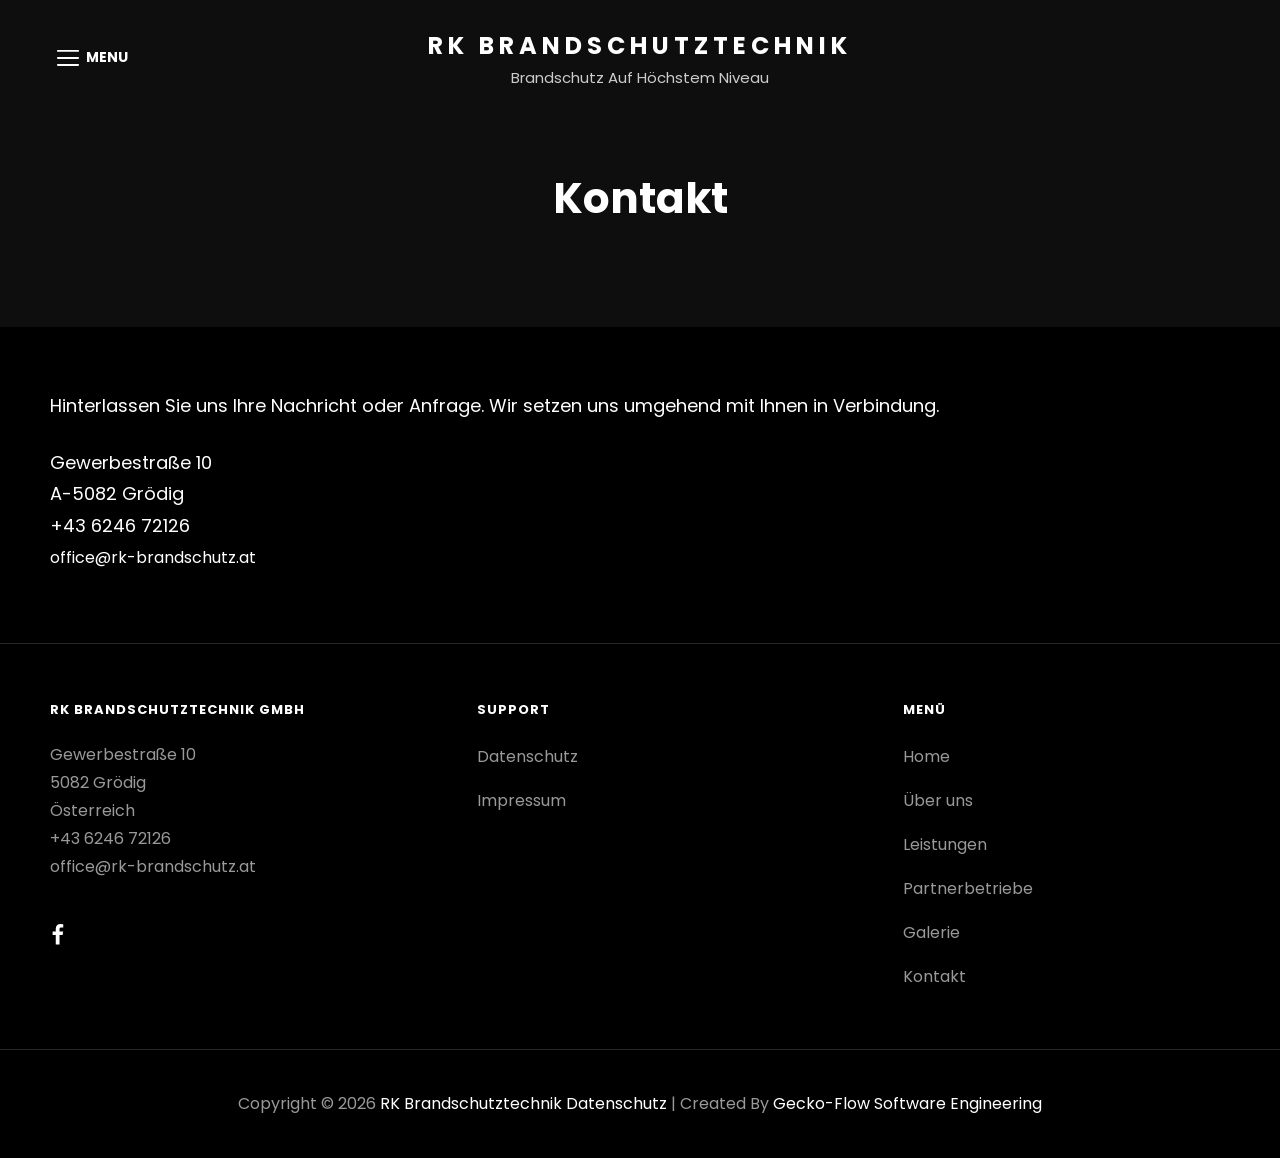
<file: kontakt/index.html>
<!doctype html>
<html lang="de">
<head>
	<meta charset="UTF-8">
	<meta name="viewport" content="width=device-width, initial-scale=1">
	<title>Kontakt &#8211; RK Brandschutztechnik</title>
	<meta name="robots" content="max-image-preview:large">
	<link rel="canonical" href="https://www.rk-brandschutz.at/kontakt/">
	<link rel="stylesheet" href="../assets/css/wp-core.css">
	<link rel="stylesheet" href="../assets/css/dashicons.min.css">
	<link rel="stylesheet" href="../assets/css/scroll-to-top.css">
	<link rel="stylesheet" href="../assets/css/fonts.css">
	<link rel="stylesheet" href="../assets/css/style.css">
	<link rel="stylesheet" href="../assets/css/blocks.css">
	<link rel="stylesheet" href="../assets/css/theme-custom.css">
	<script src="../assets/js/jquery.min.js"></script>
	<script src="../assets/js/jquery-migrate.min.js"></script>
	<script src="../assets/js/config.js"></script>
	<script src="../assets/js/scroll-to-top.js"></script>
</head>

<body class="wp-singular page-template-default page page-id-68 wp-embed-responsive wp-theme-scapeshot-pro group-blog fluid-layout navigation-full-screen no-sidebar full-width-layout excerpt color-scheme-default has-header-media absolute-header has-header-text has-social-floating">



	<div id="page" class="site">
		<a class="skip-link screen-reader-text" href="#content">Skip to content</a>

		<header id="masthead" class="site-header">
			<div class="site-header-main">

				<div class="header-blank"></div>
				<div class="wrapper">


<div class="site-branding">

	<div class="site-identity">
		<p class="site-title"><a href="../" rel="home">RK Brandschutztechnik</a></p>

					<p class="site-description">Brandschutz auf höchstem Niveau</p>
			</div><!-- .site-branding-text-->
</div><!-- .site-branding -->

					<div id="fullscreen-site-header-menu" class="fullscreen-site-header-menu">
	<div class="fullscreen-menu-wrapper">
		<div class="fullscreen-menu-toggle-wrapper">
			<button id="fullscreen-menu-toggle"  class="fullscreen-menu-toggle" aria-controls="fullscreen-menu" aria-expanded="false"><svg class="icon icon-menu" aria-hidden="true" role="img"> <use href="#icon-menu" xlink:href="#icon-menu"></use> </svg><svg class="icon icon-cancel" aria-hidden="true" role="img"> <use href="#icon-cancel" xlink:href="#icon-cancel"></use> </svg><span class="menu-label">Menu</span></button>
		</div><!-- .menu-toggle-wrapper -->

		<div class="fullscreen-menu-inside-wrapper">

<div class="site-branding">

	<div class="site-identity">
		<p class="site-title"><a href="../" rel="home">RK Brandschutztechnik</a></p>

					<p class="site-description">Brandschutz auf höchstem Niveau</p>
			</div><!-- .site-branding-text-->
</div><!-- .site-branding -->

			<div class="fullscreen-menu-inside-container">

								<div id="fullscreen-menu-left-wrap" class="menu-wrapper">
											<nav id="site-navigation" class="main-navigation" role="navigation" aria-label="Primary Menu">
							<ul id="primary-menu" class="menu nav-menu"><li id="menu-item-21" class="menu-item menu-item-type-post_type menu-item-object-page menu-item-21"><a href="../home/">Home</a></li>
<li id="menu-item-73" class="menu-item menu-item-type-post_type menu-item-object-page menu-item-73"><a href="../ueber-uns/">Über uns</a></li>
<li id="menu-item-63" class="menu-item menu-item-type-post_type menu-item-object-page menu-item-63"><a href="../leistungen/">Leistungen</a></li>
<li id="menu-item-148" class="menu-item menu-item-type-post_type menu-item-object-page menu-item-148"><a href="../partnerbetriebe/">Partnerbetriebe</a></li>
<li id="menu-item-16369" class="menu-item menu-item-type-post_type menu-item-object-page menu-item-16369"><a href="../gallery/">Galerie</a></li>
<li id="menu-item-72" class="menu-item menu-item-type-post_type menu-item-object-page current-menu-item page_item page-item-68 current_page_item menu-item-72"><a href="./" aria-current="page">Kontakt</a></li>
</ul>						</nav><!-- .main-navigation -->
									</div><!-- #fullscreen-menu-left-wrap -->

								<div id="fullscreen-menu-right-wrap">

										<div id="social-menu-wrapper" class="menu-wrapper">
						<nav class="social-navigation" role="navigation" aria-label="Social Menu">
	<div class="menu-social-container"><ul id="menu-social" class="social-links-menu"><li id="menu-item-5464" class="menu-item menu-item-type-custom menu-item-object-custom menu-item-5464"><a target="_blank" href="https://www.facebook.com/profile.php?id=100063628864035"><span class="screen-reader-text">facebook</span><svg class="icon icon-facebook" aria-hidden="true" role="img"> <use href="#icon-facebook" xlink:href="#icon-facebook"></use> </svg></a></li>
</ul></div></nav><!-- .social-navigation -->
					</div><!-- .menu-wrapper -->

										<div class="full-screen-text-wrapper">
													<h2>RK Brandschutztechnik GmbH</h2>

													<p>Gewerbestraße 10<br />
5082 Grödig<br />
Österreich</p>
											</div><!-- .full-screen-text-wrapper -->
									</div><!-- #fullscreen-menu-right-wrap -->
							</div><!-- .fullscreen-menu-inside-container -->
		</div><!-- .fullscreen-menu-inside-wrapper -->
	</div><!-- .fullscreen-menu-wrapper -->
</div><!-- .fullscreen-site-header-menu -->


<div class="site-branding">

	<div class="site-identity">
					<p class="site-title"><a href="../" rel="home">RK Brandschutztechnik</a></p>
					<p class="site-description">Brandschutz auf höchstem Niveau</p>
			</div><!-- .site-branding-text-->
</div><!-- .site-branding -->

											<div class="header-right-wrapper"></div><!-- .header-right-wrapper -->
										</div><!-- .wrapper -->
			</div><!-- .site-header-main -->
		</header><!-- #masthead -->

			<div id="floating-social" class="floating-social">
		<nav class="social-navigation" role="navigation" aria-label="Social Menu">
			<div class="menu-social-container"><ul id="menu-social-1" class="social-links-menu"><li class="menu-item menu-item-type-custom menu-item-object-custom menu-item-5464"><a target="_blank" href="https://www.facebook.com/profile.php?id=100063628864035"><span class="screen-reader-text">facebook</span><svg class="icon icon-facebook" aria-hidden="true" role="img"> <use href="#icon-facebook" xlink:href="#icon-facebook"></use> </svg></a></li>
</ul></div>		</nav><!-- .social-navigation -->
	</div><!--  .floating-social  -->

		<div class="custom-header header-media">
	<div class="wrapper">
		<div class="custom-header-media">
			<div id="wp-custom-header" class="wp-custom-header"></div>						<div class="custom-header-content sections header-media-section ">
			<div class="custom-header-content-wrapper">

				<div class="entry-header"><h1 class="entry-title">Kontakt</h1></div>

							</div><!-- .custom-header-content-wrapper -->
		</div><!-- .custom-header-content -->

								<div class="scroll-down">
						<span>Scroll</span>
						<svg class="icon icon-angle-down" aria-hidden="true" role="img"> <use href="#icon-angle-down" xlink:href="#icon-angle-down"></use> </svg>					</div><!-- .scroll-down -->

		</div>
	</div><!-- .wrapper -->
	<div class="custom-header-overlay"></div><!-- .custom-header-overlay -->
</div><!-- .custom-header -->






					<div id="content" class="site-content no-section-heading">
				<div class="wrapper">

	<div id="primary" class="content-area">
		<main id="main" class="site-main">

<article id="post-68" class="post-68 page type-page status-publish hentry">
		<!-- Page/Post Single Image Disabled or No Image set in Post Thumbnail -->
	<div class="entry-content">

		<p style="text-align: left;"><span style="color: #ffffff;">Hinterlassen Sie uns Ihre Nachricht oder Anfrage. Wir setzen uns umgehend mit Ihnen in Verbindung.</span></p>
<p style="text-align: left;"><span style="color: #ffffff;">Gewerbestraße 10</span><br />
<span style="color: #ffffff;">A-5082 Grödig<br />
+43 6246 72126<br />
</span><span style="font-size: medium; color: #ffffff;">office@rk-brandschutz.at</span></p>
	</div><!-- .entry-content -->

	</article><!-- #post-68 -->
		</main><!-- #main -->
	</div><!-- #primary -->

			</div><!-- .wrapper -->
	</div><!-- #content -->







	<footer id="colophon" class="site-footer">



<aside class="widget-area footer-widget-area three" role="complementary">
	<div class="wrapper">
					<div class="widget-column footer-widget-1">
				<section id="custom_html-1" class="widget_text widget widget_custom_html"><h2 class="widget-title">RK Brandschutztechnik GmbH</h2><div class="textwidget custom-html-widget"><p>
Gewerbestraße 10 <br>
5082 Grödig <br>
Österreich <br>
+43 6246 72126 <br>
office@rk-brandschutz.at
</p></div></section><section id="ct-social-1" class="widget ct-social-widget ctsocialwidget social-navigation"><div class="menu-social-container"><ul id="menu-social-2" class="social-links-menu"><li class="menu-item menu-item-type-custom menu-item-object-custom menu-item-5464"><a target="_blank" href="https://www.facebook.com/profile.php?id=100063628864035"><span class="screen-reader-text">facebook</span><svg class="icon icon-facebook" aria-hidden="true" role="img"> <use href="#icon-facebook" xlink:href="#icon-facebook"></use> </svg></a></li>
</ul></div></section>			</div><!-- .widget-area -->

					<div class="widget-column footer-widget-2">
				<section id="nav_menu-1" class="widget widget_nav_menu"><h2 class="widget-title">Support</h2><div class="menu-secondary-menu-container"><ul id="menu-secondary-menu" class="menu"><li id="menu-item-16472" class="menu-item menu-item-type-post_type menu-item-object-page menu-item-privacy-policy menu-item-16472"><a rel="privacy-policy" href="../datenschutz/">Datenschutz</a></li>
<li id="menu-item-16473" class="menu-item menu-item-type-post_type menu-item-object-page menu-item-16473"><a href="../impressum/">Impressum</a></li>
</ul></div></section>			</div><!-- .widget-area -->

					<div class="widget-column footer-widget-3">
				<section id="nav_menu-2" class="widget widget_nav_menu"><h2 class="widget-title">Menü</h2><div class="menu-footer-navigation-container"><ul id="menu-footer-navigation" class="menu"><li id="menu-item-16476" class="menu-item menu-item-type-post_type menu-item-object-page menu-item-16476"><a href="../home/">Home</a></li>
<li id="menu-item-16478" class="menu-item menu-item-type-post_type menu-item-object-page menu-item-16478"><a href="../ueber-uns/">Über uns</a></li>
<li id="menu-item-16477" class="menu-item menu-item-type-post_type menu-item-object-page menu-item-16477"><a href="../leistungen/">Leistungen</a></li>
<li id="menu-item-16837" class="menu-item menu-item-type-post_type menu-item-object-page menu-item-16837"><a href="../partnerbetriebe/">Partnerbetriebe</a></li>
<li id="menu-item-16838" class="menu-item menu-item-type-post_type menu-item-object-page menu-item-16838"><a href="../gallery/">Galerie</a></li>
<li id="menu-item-16839" class="menu-item menu-item-type-post_type menu-item-object-page current-menu-item page_item page-item-68 current_page_item menu-item-16839"><a href="./" aria-current="page">Kontakt</a></li>
</ul></div></section>			</div><!-- .widget-area -->



	</div><!-- .footer-widgets-wrapper -->
</aside><!-- .footer-widgets -->


		<div id="site-generator" class="one">



<div class="site-info">Copyright © <span class="js-current-year">2026</span> <a href="../">RK Brandschutztechnik</a> <a class="privacy-policy-link" href="../datenschutz/" rel="privacy-policy">Datenschutz</a><span class="sep"> | </span>Created by <a target="_blank" href="https://www.gecko-flow.at">gecko-flow software engineering</a></div><!-- .site-info -->		</div><!-- #site-generator -->
	</footer><!-- #colophon -->


</div><!-- #page -->

<span id="cwt_to_top_scrollup" class="dashicons dashicons-arrow-up-alt2"><span class="screen-reader-text">Scroll Up</span></span><script src="../assets/js/skip-link-focus-fix.min.js"></script>
<script src="../assets/js/functions.min.js"></script>
<svg style="position: absolute; width: 0; height: 0; overflow: hidden;" version="1.1" xmlns="http://www.w3.org/2000/svg" xmlns:xlink="http://www.w3.org/1999/xlink">
<defs>
<symbol id="icon-behance" viewBox="0 0 37 32">
<path class="path1" d="M33 6.054h-9.125v2.214h9.125v-2.214zM28.5 13.661q-1.607 0-2.607 0.938t-1.107 2.545h7.286q-0.321-3.482-3.571-3.482zM28.786 24.107q1.125 0 2.179-0.571t1.357-1.554h3.946q-1.786 5.482-7.625 5.482-3.821 0-6.080-2.357t-2.259-6.196q0-3.714 2.33-6.17t6.009-2.455q2.464 0 4.295 1.214t2.732 3.196 0.902 4.429q0 0.304-0.036 0.839h-11.75q0 1.982 1.027 3.063t2.973 1.080zM4.946 23.214h5.286q3.661 0 3.661-2.982 0-3.214-3.554-3.214h-5.393v6.196zM4.946 13.625h5.018q1.393 0 2.205-0.652t0.813-2.027q0-2.571-3.393-2.571h-4.643v5.25zM0 4.536h10.607q1.554 0 2.768 0.25t2.259 0.848 1.607 1.723 0.563 2.75q0 3.232-3.071 4.696 2.036 0.571 3.071 2.054t1.036 3.643q0 1.339-0.438 2.438t-1.179 1.848-1.759 1.268-2.161 0.75-2.393 0.232h-10.911v-22.5z"></path>
</symbol>

<symbol id="icon-deviantart" viewBox="0 0 18 32">
<path class="path1" d="M18.286 5.411l-5.411 10.393 0.429 0.554h4.982v7.411h-9.054l-0.786 0.536-2.536 4.875-0.536 0.536h-5.375v-5.411l5.411-10.411-0.429-0.536h-4.982v-7.411h9.054l0.786-0.536 2.536-4.875 0.536-0.536h5.375v5.411z"></path>
</symbol>

<symbol id="icon-discord" viewBox="0 0 640 512">
<path d="M524.531,69.836a1.5,1.5,0,0,0-.764-.7A485.065,485.065,0,0,0,404.081,32.03a1.816,1.816,0,0,0-1.923.91,337.461,337.461,0,0,0-14.9,30.6,447.848,447.848,0,0,0-134.426,0,309.541,309.541,0,0,0-15.135-30.6,1.89,1.89,0,0,0-1.924-.91A483.689,483.689,0,0,0,116.085,69.137a1.712,1.712,0,0,0-.788.676C39.068,183.651,18.186,294.69,28.43,404.354a2.016,2.016,0,0,0,.765,1.375A487.666,487.666,0,0,0,176.02,479.918a1.9,1.9,0,0,0,2.063-.676A348.2,348.2,0,0,0,208.12,430.4a1.86,1.86,0,0,0-1.019-2.588,321.173,321.173,0,0,1-45.868-21.853,1.885,1.885,0,0,1-.185-3.126c3.082-2.309,6.166-4.711,9.109-7.137a1.819,1.819,0,0,1,1.9-.256c96.229,43.917,200.41,43.917,295.5,0a1.812,1.812,0,0,1,1.924.233c2.944,2.426,6.027,4.851,9.132,7.16a1.884,1.884,0,0,1-.162,3.126,301.407,301.407,0,0,1-45.89,21.83,1.875,1.875,0,0,0-1,2.611,391.055,391.055,0,0,0,30.014,48.815,1.864,1.864,0,0,0,2.063.7A486.048,486.048,0,0,0,610.7,405.729a1.882,1.882,0,0,0,.765-1.352C623.729,277.594,590.933,167.465,524.531,69.836ZM222.491,337.58c-28.972,0-52.844-26.587-52.844-59.239S193.056,219.1,222.491,219.1c29.665,0,53.306,26.82,52.843,59.239C275.334,310.993,251.924,337.58,222.491,337.58Zm195.38,0c-28.971,0-52.843-26.587-52.843-59.239S388.437,219.1,417.871,219.1c29.667,0,53.307,26.82,52.844,59.239C470.715,310.993,447.538,337.58,417.871,337.58Z"/></symbol>

<symbol id="icon-medium" viewBox="0 0 32 32">
<path class="path1" d="M10.661 7.518v20.946q0 0.446-0.223 0.759t-0.652 0.313q-0.304 0-0.589-0.143l-8.304-4.161q-0.375-0.179-0.634-0.598t-0.259-0.83v-20.357q0-0.357 0.179-0.607t0.518-0.25q0.25 0 0.786 0.268l9.125 4.571q0.054 0.054 0.054 0.089zM11.804 9.321l9.536 15.464-9.536-4.75v-10.714zM32 9.643v18.821q0 0.446-0.25 0.723t-0.679 0.277-0.839-0.232l-7.875-3.929zM31.946 7.5q0 0.054-4.58 7.491t-5.366 8.705l-6.964-11.321 5.786-9.411q0.304-0.5 0.929-0.5 0.25 0 0.464 0.107l9.661 4.821q0.071 0.036 0.071 0.107z"></path>
</symbol>

<symbol id="icon-slideshare" viewBox="0 0 32 32">
<path class="path1" d="M15.589 13.214q0 1.482-1.134 2.545t-2.723 1.063-2.723-1.063-1.134-2.545q0-1.5 1.134-2.554t2.723-1.054 2.723 1.054 1.134 2.554zM24.554 13.214q0 1.482-1.125 2.545t-2.732 1.063q-1.589 0-2.723-1.063t-1.134-2.545q0-1.5 1.134-2.554t2.723-1.054q1.607 0 2.732 1.054t1.125 2.554zM28.571 16.429v-11.911q0-1.554-0.571-2.205t-1.982-0.652h-19.857q-1.482 0-2.009 0.607t-0.527 2.25v12.018q0.768 0.411 1.58 0.714t1.446 0.5 1.446 0.33 1.268 0.196 1.25 0.071 1.045 0.009 1.009-0.036 0.795-0.036q1.214-0.018 1.696 0.482 0.107 0.107 0.179 0.161 0.464 0.446 1.089 0.911 0.125-1.625 2.107-1.554 0.089 0 0.652 0.027t0.768 0.036 0.813 0.018 0.946-0.018 0.973-0.080 1.089-0.152 1.107-0.241 1.196-0.348 1.205-0.482 1.286-0.616zM31.482 16.339q-2.161 2.661-6.643 4.5 1.5 5.089-0.411 8.304-1.179 2.018-3.268 2.643-1.857 0.571-3.25-0.268-1.536-0.911-1.464-2.929l-0.018-5.821v-0.018q-0.143-0.036-0.438-0.107t-0.42-0.089l-0.018 6.036q0.071 2.036-1.482 2.929-1.411 0.839-3.268 0.268-2.089-0.643-3.25-2.679-1.875-3.214-0.393-8.268-4.482-1.839-6.643-4.5-0.446-0.661-0.071-1.125t1.071 0.018q0.054 0.036 0.196 0.125t0.196 0.143v-12.393q0-1.286 0.839-2.196t2.036-0.911h22.446q1.196 0 2.036 0.911t0.839 2.196v12.393l0.375-0.268q0.696-0.482 1.071-0.018t-0.071 1.125z"></path>
</symbol>

<symbol id="icon-snapchat-ghost" viewBox="0 0 30 32">
<path class="path1" d="M15.143 2.286q2.393-0.018 4.295 1.223t2.92 3.438q0.482 1.036 0.482 3.196 0 0.839-0.161 3.411 0.25 0.125 0.5 0.125 0.321 0 0.911-0.241t0.911-0.241q0.518 0 1 0.321t0.482 0.821q0 0.571-0.563 0.964t-1.232 0.563-1.232 0.518-0.563 0.848q0 0.268 0.214 0.768 0.661 1.464 1.83 2.679t2.58 1.804q0.5 0.214 1.429 0.411 0.5 0.107 0.5 0.625 0 1.25-3.911 1.839-0.125 0.196-0.196 0.696t-0.25 0.83-0.589 0.33q-0.357 0-1.107-0.116t-1.143-0.116q-0.661 0-1.107 0.089-0.571 0.089-1.125 0.402t-1.036 0.679-1.036 0.723-1.357 0.598-1.768 0.241q-0.929 0-1.723-0.241t-1.339-0.598-1.027-0.723-1.036-0.679-1.107-0.402q-0.464-0.089-1.125-0.089-0.429 0-1.17 0.134t-1.045 0.134q-0.446 0-0.625-0.33t-0.25-0.848-0.196-0.714q-3.911-0.589-3.911-1.839 0-0.518 0.5-0.625 0.929-0.196 1.429-0.411 1.393-0.571 2.58-1.804t1.83-2.679q0.214-0.5 0.214-0.768 0-0.5-0.563-0.848t-1.241-0.527-1.241-0.563-0.563-0.938q0-0.482 0.464-0.813t0.982-0.33q0.268 0 0.857 0.232t0.946 0.232q0.321 0 0.571-0.125-0.161-2.536-0.161-3.393 0-2.179 0.482-3.214 1.143-2.446 3.071-3.536t4.714-1.125z"></path>
</symbol>

<symbol id="icon-yelp" viewBox="0 0 27 32">
<path class="path1" d="M13.804 23.554v2.268q-0.018 5.214-0.107 5.446-0.214 0.571-0.911 0.714-0.964 0.161-3.241-0.679t-2.902-1.589q-0.232-0.268-0.304-0.643-0.018-0.214 0.071-0.464 0.071-0.179 0.607-0.839t3.232-3.857q0.018 0 1.071-1.25 0.268-0.339 0.705-0.438t0.884 0.063q0.429 0.179 0.67 0.518t0.223 0.75zM11.143 19.071q-0.054 0.982-0.929 1.25l-2.143 0.696q-4.911 1.571-5.214 1.571-0.625-0.036-0.964-0.643-0.214-0.446-0.304-1.339-0.143-1.357 0.018-2.973t0.536-2.223 1-0.571q0.232 0 3.607 1.375 1.25 0.518 2.054 0.839l1.5 0.607q0.411 0.161 0.634 0.545t0.205 0.866zM25.893 24.375q-0.125 0.964-1.634 2.875t-2.42 2.268q-0.661 0.25-1.125-0.125-0.25-0.179-3.286-5.125l-0.839-1.375q-0.25-0.375-0.205-0.821t0.348-0.821q0.625-0.768 1.482-0.464 0.018 0.018 2.125 0.714 3.625 1.179 4.321 1.42t0.839 0.366q0.5 0.393 0.393 1.089zM13.893 13.089q0.089 1.821-0.964 2.179-1.036 0.304-2.036-1.268l-6.75-10.679q-0.143-0.625 0.339-1.107 0.732-0.768 3.705-1.598t4.009-0.563q0.714 0.179 0.875 0.804 0.054 0.321 0.393 5.455t0.429 6.777zM25.714 15.018q0.054 0.696-0.464 1.054-0.268 0.179-5.875 1.536-1.196 0.268-1.625 0.411l0.018-0.036q-0.411 0.107-0.821-0.071t-0.661-0.571q-0.536-0.839 0-1.554 0.018-0.018 1.339-1.821 2.232-3.054 2.679-3.643t0.607-0.696q0.5-0.339 1.161-0.036 0.857 0.411 2.196 2.384t1.446 2.991v0.054z"></path>
</symbol>

<symbol id="icon-vine" viewBox="0 0 27 32">
<path class="path1" d="M26.732 14.768v3.536q-1.804 0.411-3.536 0.411-1.161 2.429-2.955 4.839t-3.241 3.848-2.286 1.902q-1.429 0.804-2.893-0.054-0.5-0.304-1.080-0.777t-1.518-1.491-1.83-2.295-1.92-3.286-1.884-4.357-1.634-5.616-1.259-6.964h5.054q0.464 3.893 1.25 7.116t1.866 5.661 2.17 4.205 2.5 3.482q3.018-3.018 5.125-7.25-2.536-1.286-3.982-3.929t-1.446-5.946q0-3.429 1.857-5.616t5.071-2.188q3.179 0 4.875 1.884t1.696 5.313q0 2.839-1.036 5.107-0.125 0.018-0.348 0.054t-0.821 0.036-1.125-0.107-1.107-0.455-0.902-0.92q0.554-1.839 0.554-3.286 0-1.554-0.518-2.357t-1.411-0.804q-0.946 0-1.518 0.884t-0.571 2.509q0 3.321 1.875 5.241t4.768 1.92q1.107 0 2.161-0.25z"></path>
</symbol>

<symbol id="icon-vk" viewBox="0 0 35 32">
<path class="path1" d="M34.232 9.286q0.411 1.143-2.679 5.25-0.429 0.571-1.161 1.518-1.393 1.786-1.607 2.339-0.304 0.732 0.25 1.446 0.304 0.375 1.446 1.464h0.018l0.071 0.071q2.518 2.339 3.411 3.946 0.054 0.089 0.116 0.223t0.125 0.473-0.009 0.607-0.446 0.491-1.054 0.223l-4.571 0.071q-0.429 0.089-1-0.089t-0.929-0.393l-0.357-0.214q-0.536-0.375-1.25-1.143t-1.223-1.384-1.089-1.036-1.009-0.277q-0.054 0.018-0.143 0.063t-0.304 0.259-0.384 0.527-0.304 0.929-0.116 1.384q0 0.268-0.063 0.491t-0.134 0.33l-0.071 0.089q-0.321 0.339-0.946 0.393h-2.054q-1.268 0.071-2.607-0.295t-2.348-0.946-1.839-1.179-1.259-1.027l-0.446-0.429q-0.179-0.179-0.491-0.536t-1.277-1.625-1.893-2.696-2.188-3.768-2.33-4.857q-0.107-0.286-0.107-0.482t0.054-0.286l0.071-0.107q0.268-0.339 1.018-0.339l4.893-0.036q0.214 0.036 0.411 0.116t0.286 0.152l0.089 0.054q0.286 0.196 0.429 0.571 0.357 0.893 0.821 1.848t0.732 1.455l0.286 0.518q0.518 1.071 1 1.857t0.866 1.223 0.741 0.688 0.607 0.25 0.482-0.089q0.036-0.018 0.089-0.089t0.214-0.393 0.241-0.839 0.17-1.446 0-2.232q-0.036-0.714-0.161-1.304t-0.25-0.821l-0.107-0.214q-0.446-0.607-1.518-0.768-0.232-0.036 0.089-0.429 0.304-0.339 0.679-0.536 0.946-0.464 4.268-0.429 1.464 0.018 2.411 0.232 0.357 0.089 0.598 0.241t0.366 0.429 0.188 0.571 0.063 0.813-0.018 0.982-0.045 1.259-0.027 1.473q0 0.196-0.018 0.75t-0.009 0.857 0.063 0.723 0.205 0.696 0.402 0.438q0.143 0.036 0.304 0.071t0.464-0.196 0.679-0.616 0.929-1.196 1.214-1.92q1.071-1.857 1.911-4.018 0.071-0.179 0.179-0.313t0.196-0.188l0.071-0.054 0.089-0.045t0.232-0.054 0.357-0.009l5.143-0.036q0.696-0.089 1.143 0.045t0.554 0.295z"></path>
</symbol>

<symbol id="icon-search" viewBox="0 0 30 32">
<path class="path1" d="M20.571 14.857q0-3.304-2.348-5.652t-5.652-2.348-5.652 2.348-2.348 5.652 2.348 5.652 5.652 2.348 5.652-2.348 2.348-5.652zM29.714 29.714q0 0.929-0.679 1.607t-1.607 0.679q-0.964 0-1.607-0.679l-6.125-6.107q-3.196 2.214-7.125 2.214-2.554 0-4.884-0.991t-4.018-2.679-2.679-4.018-0.991-4.884 0.991-4.884 2.679-4.018 4.018-2.679 4.884-0.991 4.884 0.991 4.018 2.679 2.679 4.018 0.991 4.884q0 3.929-2.214 7.125l6.125 6.125q0.661 0.661 0.661 1.607z"></path>
</symbol>

<symbol id="icon-envelope-o" viewBox="0 0 1792 1792">
<path d="M1664 1504v-768q-32 36-69 66-268 206-426 338-51 43-83 67t-86.5 48.5-102.5 24.5h-2q-48 0-102.5-24.5t-86.5-48.5-83-67q-158-132-426-338-37-30-69-66v768q0 13 9.5 22.5t22.5 9.5h1472q13 0 22.5-9.5t9.5-22.5zm0-1051v-24.5l-.5-13-3-12.5-5.5-9-9-7.5-14-2.5h-1472q-13 0-22.5 9.5t-9.5 22.5q0 168 147 284 193 152 401 317 6 5 35 29.5t46 37.5 44.5 31.5 50.5 27.5 43 9h2q20 0 43-9t50.5-27.5 44.5-31.5 46-37.5 35-29.5q208-165 401-317 54-43 100.5-115.5t46.5-131.5zm128-37v1088q0 66-47 113t-113 47h-1472q-66 0-113-47t-47-113v-1088q0-66 47-113t113-47h1472q66 0 113 47t47 113z"></path>
</symbol>

<symbol id="icon-close" viewBox="0 0 25 32">
<path class="path1" d="M23.179 23.607q0 0.714-0.5 1.214l-2.429 2.429q-0.5 0.5-1.214 0.5t-1.214-0.5l-5.25-5.25-5.25 5.25q-0.5 0.5-1.214 0.5t-1.214-0.5l-2.429-2.429q-0.5-0.5-0.5-1.214t0.5-1.214l5.25-5.25-5.25-5.25q-0.5-0.5-0.5-1.214t0.5-1.214l2.429-2.429q0.5-0.5 1.214-0.5t1.214 0.5l5.25 5.25 5.25-5.25q0.5-0.5 1.214-0.5t1.214 0.5l2.429 2.429q0.5 0.5 0.5 1.214t-0.5 1.214l-5.25 5.25 5.25 5.25q0.5 0.5 0.5 1.214z"></path>
</symbol>

<symbol id="icon-angle-left" viewBox="0 0 1792 1792">
<path class="path1" d="M1203 544q0 13-10 23l-393 393 393 393q10 10 10 23t-10 23l-50 50q-10 10-23 10t-23-10l-466-466q-10-10-10-23t10-23l466-466q10-10 23-10t23 10l50 50q10 10 10 23z"></path>
</symbol>

<symbol id="icon-angle-right" viewBox="0 0 1792 1792">
<path class="path1" d="M1171 960q0 13-10 23l-466 466q-10 10-23 10t-23-10l-50-50q-10-10-10-23t10-23l393-393-393-393q-10-10-10-23t10-23l50-50q10-10 23-10t23 10l466 466q10 10 10 23z"></path>
</symbol>

<symbol id="icon-angle-down" viewBox="0 0 21 32">
<path class="path1" d="M19.196 13.143q0 0.232-0.179 0.411l-8.321 8.321q-0.179 0.179-0.411 0.179t-0.411-0.179l-8.321-8.321q-0.179-0.179-0.179-0.411t0.179-0.411l0.893-0.893q0.179-0.179 0.411-0.179t0.411 0.179l7.018 7.018 7.018-7.018q0.179-0.179 0.411-0.179t0.411 0.179l0.893 0.893q0.179 0.179 0.179 0.411z"></path>
</symbol>

<symbol id="icon-folder-open" viewBox="0 0 34 32">
<path class="path1" d="M33.554 17q0 0.554-0.554 1.179l-6 7.071q-0.768 0.911-2.152 1.545t-2.563 0.634h-19.429q-0.607 0-1.080-0.232t-0.473-0.768q0-0.554 0.554-1.179l6-7.071q0.768-0.911 2.152-1.545t2.563-0.634h19.429q0.607 0 1.080 0.232t0.473 0.768zM27.429 10.857v2.857h-14.857q-1.679 0-3.518 0.848t-2.929 2.134l-6.107 7.179q0-0.071-0.009-0.223t-0.009-0.223v-17.143q0-1.643 1.179-2.821t2.821-1.179h5.714q1.643 0 2.821 1.179t1.179 2.821v0.571h9.714q1.643 0 2.821 1.179t1.179 2.821z"></path>
</symbol>

<symbol id="icon-twitter" viewBox="0 0 30 32">
<path class="path1" d="M28.929 7.286q-1.196 1.75-2.893 2.982 0.018 0.25 0.018 0.75 0 2.321-0.679 4.634t-2.063 4.437-3.295 3.759-4.607 2.607-5.768 0.973q-4.839 0-8.857-2.589 0.625 0.071 1.393 0.071 4.018 0 7.161-2.464-1.875-0.036-3.357-1.152t-2.036-2.848q0.589 0.089 1.089 0.089 0.768 0 1.518-0.196-2-0.411-3.313-1.991t-1.313-3.67v-0.071q1.214 0.679 2.607 0.732-1.179-0.786-1.875-2.054t-0.696-2.75q0-1.571 0.786-2.911 2.161 2.661 5.259 4.259t6.634 1.777q-0.143-0.679-0.143-1.321 0-2.393 1.688-4.080t4.080-1.688q2.5 0 4.214 1.821 1.946-0.375 3.661-1.393-0.661 2.054-2.536 3.179 1.661-0.179 3.321-0.893z"></path>
</symbol>

<symbol id="icon-x-twitter" viewBox="0 0 512 512">
	<path d="M389.2 48h70.6L305.6 224.2 487 464H345L233.7 318.6 106.5 464H35.8L200.7 275.5 26.8 48H172.4L272.9 180.9 389.2 48zM364.4 421.8h39.1L151.1 88h-42L364.4 421.8z"></path>
</symbol>

<symbol id="icon-facebook" viewBox="0 0 19 32">
<path class="path1" d="M17.125 0.214v4.714h-2.804q-1.536 0-2.071 0.643t-0.536 1.929v3.375h5.232l-0.696 5.286h-4.536v13.554h-5.464v-13.554h-4.554v-5.286h4.554v-3.893q0-3.321 1.857-5.152t4.946-1.83q2.625 0 4.071 0.214z"></path>
</symbol>

<symbol id="icon-github" viewBox="0 0 27 32">
<path class="path1" d="M13.714 2.286q3.732 0 6.884 1.839t4.991 4.991 1.839 6.884q0 4.482-2.616 8.063t-6.759 4.955q-0.482 0.089-0.714-0.125t-0.232-0.536q0-0.054 0.009-1.366t0.009-2.402q0-1.732-0.929-2.536 1.018-0.107 1.83-0.321t1.679-0.696 1.446-1.188 0.946-1.875 0.366-2.688q0-2.125-1.411-3.679 0.661-1.625-0.143-3.643-0.5-0.161-1.446 0.196t-1.643 0.786l-0.679 0.429q-1.661-0.464-3.429-0.464t-3.429 0.464q-0.286-0.196-0.759-0.482t-1.491-0.688-1.518-0.241q-0.804 2.018-0.143 3.643-1.411 1.554-1.411 3.679 0 1.518 0.366 2.679t0.938 1.875 1.438 1.196 1.679 0.696 1.83 0.321q-0.696 0.643-0.875 1.839-0.375 0.179-0.804 0.268t-1.018 0.089-1.17-0.384-0.991-1.116q-0.339-0.571-0.866-0.929t-0.884-0.429l-0.357-0.054q-0.375 0-0.518 0.080t-0.089 0.205 0.161 0.25 0.232 0.214l0.125 0.089q0.393 0.179 0.777 0.679t0.563 0.911l0.179 0.411q0.232 0.679 0.786 1.098t1.196 0.536 1.241 0.125 0.991-0.063l0.411-0.071q0 0.679 0.009 1.58t0.009 0.973q0 0.321-0.232 0.536t-0.714 0.125q-4.143-1.375-6.759-4.955t-2.616-8.063q0-3.732 1.839-6.884t4.991-4.991 6.884-1.839zM5.196 21.982q0.054-0.125-0.125-0.214-0.179-0.054-0.232 0.036-0.054 0.125 0.125 0.214 0.161 0.107 0.232-0.036zM5.75 22.589q0.125-0.089-0.036-0.286-0.179-0.161-0.286-0.054-0.125 0.089 0.036 0.286 0.179 0.179 0.286 0.054zM6.286 23.393q0.161-0.125 0-0.339-0.143-0.232-0.304-0.107-0.161 0.089 0 0.321t0.304 0.125zM7.036 24.143q0.143-0.143-0.071-0.339-0.214-0.214-0.357-0.054-0.161 0.143 0.071 0.339 0.214 0.214 0.357 0.054zM8.054 24.589q0.054-0.196-0.232-0.286-0.268-0.071-0.339 0.125t0.232 0.268q0.268 0.107 0.339-0.107zM9.179 24.679q0-0.232-0.304-0.196-0.286 0-0.286 0.196 0 0.232 0.304 0.196 0.286 0 0.286-0.196zM10.214 24.5q-0.036-0.196-0.321-0.161-0.286 0.054-0.25 0.268t0.321 0.143 0.25-0.25z"></path>
</symbol>

<symbol id="icon-bars" viewBox="0 0 27 32">
<path class="path1" d="M27.429 24v2.286q0 0.464-0.339 0.804t-0.804 0.339h-25.143q-0.464 0-0.804-0.339t-0.339-0.804v-2.286q0-0.464 0.339-0.804t0.804-0.339h25.143q0.464 0 0.804 0.339t0.339 0.804zM27.429 14.857v2.286q0 0.464-0.339 0.804t-0.804 0.339h-25.143q-0.464 0-0.804-0.339t-0.339-0.804v-2.286q0-0.464 0.339-0.804t0.804-0.339h25.143q0.464 0 0.804 0.339t0.339 0.804zM27.429 5.714v2.286q0 0.464-0.339 0.804t-0.804 0.339h-25.143q-0.464 0-0.804-0.339t-0.339-0.804v-2.286q0-0.464 0.339-0.804t0.804-0.339h25.143q0.464 0 0.804 0.339t0.339 0.804z"></path>
</symbol>

<symbol id="icon-google-plus" viewBox="0 0 41 32">
<path class="path1" d="M25.661 16.304q0 3.714-1.554 6.616t-4.429 4.536-6.589 1.634q-2.661 0-5.089-1.036t-4.179-2.786-2.786-4.179-1.036-5.089 1.036-5.089 2.786-4.179 4.179-2.786 5.089-1.036q5.107 0 8.768 3.429l-3.554 3.411q-2.089-2.018-5.214-2.018-2.196 0-4.063 1.107t-2.955 3.009-1.089 4.152 1.089 4.152 2.955 3.009 4.063 1.107q1.482 0 2.723-0.411t2.045-1.027 1.402-1.402 0.875-1.482 0.384-1.321h-7.429v-4.5h12.357q0.214 1.125 0.214 2.179zM41.143 14.125v3.75h-3.732v3.732h-3.75v-3.732h-3.732v-3.75h3.732v-3.732h3.75v3.732h3.732z"></path>
</symbol>

<symbol id="icon-linkedin" viewBox="0 0 27 32">
<path class="path1" d="M6.232 11.161v17.696h-5.893v-17.696h5.893zM6.607 5.696q0.018 1.304-0.902 2.179t-2.42 0.875h-0.036q-1.464 0-2.357-0.875t-0.893-2.179q0-1.321 0.92-2.188t2.402-0.866 2.375 0.866 0.911 2.188zM27.429 18.714v10.143h-5.875v-9.464q0-1.875-0.723-2.938t-2.259-1.063q-1.125 0-1.884 0.616t-1.134 1.527q-0.196 0.536-0.196 1.446v9.875h-5.875q0.036-7.125 0.036-11.554t-0.018-5.286l-0.018-0.857h5.875v2.571h-0.036q0.357-0.571 0.732-1t1.009-0.929 1.554-0.777 2.045-0.277q3.054 0 4.911 2.027t1.857 5.938z"></path>
</symbol>

<symbol id="icon-quote-right" viewBox="0 0 30 32">
<path class="path1" d="M13.714 5.714v12.571q0 1.857-0.723 3.545t-1.955 2.92-2.92 1.955-3.545 0.723h-1.143q-0.464 0-0.804-0.339t-0.339-0.804v-2.286q0-0.464 0.339-0.804t0.804-0.339h1.143q1.893 0 3.232-1.339t1.339-3.232v-0.571q0-0.714-0.5-1.214t-1.214-0.5h-4q-1.429 0-2.429-1t-1-2.429v-6.857q0-1.429 1-2.429t2.429-1h6.857q1.429 0 2.429 1t1 2.429zM29.714 5.714v12.571q0 1.857-0.723 3.545t-1.955 2.92-2.92 1.955-3.545 0.723h-1.143q-0.464 0-0.804-0.339t-0.339-0.804v-2.286q0-0.464 0.339-0.804t0.804-0.339h1.143q1.893 0 3.232-1.339t1.339-3.232v-0.571q0-0.714-0.5-1.214t-1.214-0.5h-4q-1.429 0-2.429-1t-1-2.429v-6.857q0-1.429 1-2.429t2.429-1h6.857q1.429 0 2.429 1t1 2.429z"></path>
</symbol>

<symbol id="icon-mail-reply" viewBox="0 0 32 32">
<path class="path1" d="M32 20q0 2.964-2.268 8.054-0.054 0.125-0.188 0.429t-0.241 0.536-0.232 0.393q-0.214 0.304-0.5 0.304-0.268 0-0.42-0.179t-0.152-0.446q0-0.161 0.045-0.473t0.045-0.42q0.089-1.214 0.089-2.196 0-1.804-0.313-3.232t-0.866-2.473-1.429-1.804-1.884-1.241-2.375-0.759-2.75-0.384-3.134-0.107h-4v4.571q0 0.464-0.339 0.804t-0.804 0.339-0.804-0.339l-9.143-9.143q-0.339-0.339-0.339-0.804t0.339-0.804l9.143-9.143q0.339-0.339 0.804-0.339t0.804 0.339 0.339 0.804v4.571h4q12.732 0 15.625 7.196 0.946 2.393 0.946 5.946z"></path>
</symbol>

<symbol id="icon-youtube" viewBox="0 0 27 32">
<path class="path1" d="M17.339 22.214v3.768q0 1.196-0.696 1.196-0.411 0-0.804-0.393v-5.375q0.393-0.393 0.804-0.393 0.696 0 0.696 1.196zM23.375 22.232v0.821h-1.607v-0.821q0-1.214 0.804-1.214t0.804 1.214zM6.125 18.339h1.911v-1.679h-5.571v1.679h1.875v10.161h1.786v-10.161zM11.268 28.5h1.589v-8.821h-1.589v6.75q-0.536 0.75-1.018 0.75-0.321 0-0.375-0.375-0.018-0.054-0.018-0.625v-6.5h-1.589v6.982q0 0.875 0.143 1.304 0.214 0.661 1.036 0.661 0.857 0 1.821-1.089v0.964zM18.929 25.857v-3.518q0-1.304-0.161-1.768-0.304-1-1.268-1-0.893 0-1.661 0.964v-3.875h-1.589v11.839h1.589v-0.857q0.804 0.982 1.661 0.982 0.964 0 1.268-0.982 0.161-0.482 0.161-1.786zM24.964 25.679v-0.232h-1.625q0 0.911-0.036 1.089-0.125 0.643-0.714 0.643-0.821 0-0.821-1.232v-1.554h3.196v-1.839q0-1.411-0.482-2.071-0.696-0.911-1.893-0.911-1.214 0-1.911 0.911-0.5 0.661-0.5 2.071v3.089q0 1.411 0.518 2.071 0.696 0.911 1.929 0.911 1.286 0 1.929-0.946 0.321-0.482 0.375-0.964 0.036-0.161 0.036-1.036zM14.107 9.375v-3.75q0-1.232-0.768-1.232t-0.768 1.232v3.75q0 1.25 0.768 1.25t0.768-1.25zM26.946 22.786q0 4.179-0.464 6.25-0.25 1.054-1.036 1.768t-1.821 0.821q-3.286 0.375-9.911 0.375t-9.911-0.375q-1.036-0.107-1.83-0.821t-1.027-1.768q-0.464-2-0.464-6.25 0-4.179 0.464-6.25 0.25-1.054 1.036-1.768t1.839-0.839q3.268-0.357 9.893-0.357t9.911 0.357q1.036 0.125 1.83 0.839t1.027 1.768q0.464 2 0.464 6.25zM9.125 0h1.821l-2.161 7.125v4.839h-1.786v-4.839q-0.25-1.321-1.089-3.786-0.661-1.839-1.161-3.339h1.893l1.268 4.696zM15.732 5.946v3.125q0 1.446-0.5 2.107-0.661 0.911-1.893 0.911-1.196 0-1.875-0.911-0.5-0.679-0.5-2.107v-3.125q0-1.429 0.5-2.089 0.679-0.911 1.875-0.911 1.232 0 1.893 0.911 0.5 0.661 0.5 2.089zM21.714 3.054v8.911h-1.625v-0.982q-0.946 1.107-1.839 1.107-0.821 0-1.054-0.661-0.143-0.429-0.143-1.339v-7.036h1.625v6.554q0 0.589 0.018 0.625 0.054 0.393 0.375 0.393 0.482 0 1.018-0.768v-6.804h1.625z"></path>
</symbol>

<symbol id="icon-dropbox" viewBox="0 0 32 32">
<path class="path1" d="M7.179 12.625l8.821 5.446-6.107 5.089-8.75-5.696zM24.786 22.536v1.929l-8.75 5.232v0.018l-0.018-0.018-0.018 0.018v-0.018l-8.732-5.232v-1.929l2.625 1.714 6.107-5.071v-0.036l0.018 0.018 0.018-0.018v0.036l6.125 5.071zM9.893 2.107l6.107 5.089-8.821 5.429-6.036-4.821zM24.821 12.625l6.036 4.839-8.732 5.696-6.125-5.089zM22.125 2.107l8.732 5.696-6.036 4.821-8.821-5.429z"></path>
</symbol>

<symbol id="icon-instagram" viewBox="0 0 27 32">
<path class="path1" d="M18.286 16q0-1.893-1.339-3.232t-3.232-1.339-3.232 1.339-1.339 3.232 1.339 3.232 3.232 1.339 3.232-1.339 1.339-3.232zM20.75 16q0 2.929-2.054 4.982t-4.982 2.054-4.982-2.054-2.054-4.982 2.054-4.982 4.982-2.054 4.982 2.054 2.054 4.982zM22.679 8.679q0 0.679-0.482 1.161t-1.161 0.482-1.161-0.482-0.482-1.161 0.482-1.161 1.161-0.482 1.161 0.482 0.482 1.161zM13.714 4.75q-0.125 0-1.366-0.009t-1.884 0-1.723 0.054-1.839 0.179-1.277 0.33q-0.893 0.357-1.571 1.036t-1.036 1.571q-0.196 0.518-0.33 1.277t-0.179 1.839-0.054 1.723 0 1.884 0.009 1.366-0.009 1.366 0 1.884 0.054 1.723 0.179 1.839 0.33 1.277q0.357 0.893 1.036 1.571t1.571 1.036q0.518 0.196 1.277 0.33t1.839 0.179 1.723 0.054 1.884 0 1.366-0.009 1.366 0.009 1.884 0 1.723-0.054 1.839-0.179 1.277-0.33q0.893-0.357 1.571-1.036t1.036-1.571q0.196-0.518 0.33-1.277t0.179-1.839 0.054-1.723 0-1.884-0.009-1.366 0.009-1.366 0-1.884-0.054-1.723-0.179-1.839-0.33-1.277q-0.357-0.893-1.036-1.571t-1.571-1.036q-0.518-0.196-1.277-0.33t-1.839-0.179-1.723-0.054-1.884 0-1.366 0.009zM27.429 16q0 4.089-0.089 5.661-0.179 3.714-2.214 5.75t-5.75 2.214q-1.571 0.089-5.661 0.089t-5.661-0.089q-3.714-0.179-5.75-2.214t-2.214-5.75q-0.089-1.571-0.089-5.661t0.089-5.661q0.179-3.714 2.214-5.75t5.75-2.214q1.571-0.089 5.661-0.089t5.661 0.089q3.714 0.179 5.75 2.214t2.214 5.75q0.089 1.571 0.089 5.661z"></path>
</symbol>

<symbol id="icon-flickr" viewBox="0 0 27 32">
<path class="path1" d="M22.286 2.286q2.125 0 3.634 1.509t1.509 3.634v17.143q0 2.125-1.509 3.634t-3.634 1.509h-17.143q-2.125 0-3.634-1.509t-1.509-3.634v-17.143q0-2.125 1.509-3.634t3.634-1.509h17.143zM12.464 16q0-1.571-1.107-2.679t-2.679-1.107-2.679 1.107-1.107 2.679 1.107 2.679 2.679 1.107 2.679-1.107 1.107-2.679zM22.536 16q0-1.571-1.107-2.679t-2.679-1.107-2.679 1.107-1.107 2.679 1.107 2.679 2.679 1.107 2.679-1.107 1.107-2.679z"></path>
</symbol>

<symbol id="icon-tumblr" viewBox="0 0 19 32">
<path class="path1" d="M16.857 23.732l1.429 4.232q-0.411 0.625-1.982 1.179t-3.161 0.571q-1.857 0.036-3.402-0.464t-2.545-1.321-1.696-1.893-0.991-2.143-0.295-2.107v-9.714h-3v-3.839q1.286-0.464 2.304-1.241t1.625-1.607 1.036-1.821 0.607-1.768 0.268-1.58q0.018-0.089 0.080-0.152t0.134-0.063h4.357v7.571h5.946v4.5h-5.964v9.25q0 0.536 0.116 1t0.402 0.938 0.884 0.741 1.455 0.25q1.393-0.036 2.393-0.518z"></path>
</symbol>

<symbol id="icon-dribbble" viewBox="0 0 27 32">
<path class="path1" d="M18.286 26.786q-0.75-4.304-2.5-8.893h-0.036l-0.036 0.018q-0.286 0.107-0.768 0.295t-1.804 0.875-2.446 1.464-2.339 2.045-1.839 2.643l-0.268-0.196q3.286 2.679 7.464 2.679 2.357 0 4.571-0.929zM14.982 15.946q-0.375-0.875-0.946-1.982-5.554 1.661-12.018 1.661-0.018 0.125-0.018 0.375 0 2.214 0.786 4.223t2.214 3.598q0.893-1.589 2.205-2.973t2.545-2.223 2.33-1.446 1.777-0.857l0.661-0.232q0.071-0.018 0.232-0.063t0.232-0.080zM13.071 12.161q-2.143-3.804-4.357-6.75-2.464 1.161-4.179 3.321t-2.286 4.857q5.393 0 10.821-1.429zM25.286 17.857q-3.75-1.071-7.304-0.518 1.554 4.268 2.286 8.375 1.982-1.339 3.304-3.384t1.714-4.473zM10.911 4.625q-0.018 0-0.036 0.018 0.018-0.018 0.036-0.018zM21.446 7.214q-3.304-2.929-7.732-2.929-1.357 0-2.768 0.339 2.339 3.036 4.393 6.821 1.232-0.464 2.321-1.080t1.723-1.098 1.17-1.018 0.67-0.723zM25.429 15.875q-0.054-4.143-2.661-7.321l-0.018 0.018q-0.161 0.214-0.339 0.438t-0.777 0.795-1.268 1.080-1.786 1.161-2.348 1.152q0.446 0.946 0.786 1.696 0.036 0.107 0.116 0.313t0.134 0.295q0.643-0.089 1.33-0.125t1.313-0.036 1.232 0.027 1.143 0.071 1.009 0.098 0.857 0.116 0.652 0.107 0.446 0.080zM27.429 16q0 3.732-1.839 6.884t-4.991 4.991-6.884 1.839-6.884-1.839-4.991-4.991-1.839-6.884 1.839-6.884 4.991-4.991 6.884-1.839 6.884 1.839 4.991 4.991 1.839 6.884z"></path>
</symbol>

<symbol id="icon-skype" viewBox="0 0 27 32">
<path class="path1" d="M20.946 18.982q0-0.893-0.348-1.634t-0.866-1.223-1.304-0.875-1.473-0.607-1.563-0.411l-1.857-0.429q-0.536-0.125-0.786-0.188t-0.625-0.205-0.536-0.286-0.295-0.375-0.134-0.536q0-1.375 2.571-1.375 0.768 0 1.375 0.214t0.964 0.509 0.679 0.598 0.714 0.518 0.857 0.214q0.839 0 1.348-0.571t0.509-1.375q0-0.982-1-1.777t-2.536-1.205-3.25-0.411q-1.214 0-2.357 0.277t-2.134 0.839-1.589 1.554-0.598 2.295q0 1.089 0.339 1.902t1 1.348 1.429 0.866 1.839 0.58l2.607 0.643q1.607 0.393 2 0.643 0.571 0.357 0.571 1.071 0 0.696-0.714 1.152t-1.875 0.455q-0.911 0-1.634-0.286t-1.161-0.688-0.813-0.804-0.821-0.688-0.964-0.286q-0.893 0-1.348 0.536t-0.455 1.339q0 1.643 2.179 2.813t5.196 1.17q1.304 0 2.5-0.33t2.188-0.955 1.58-1.67 0.589-2.348zM27.429 22.857q0 2.839-2.009 4.848t-4.848 2.009q-2.321 0-4.179-1.429-1.375 0.286-2.679 0.286-2.554 0-4.884-0.991t-4.018-2.679-2.679-4.018-0.991-4.884q0-1.304 0.286-2.679-1.429-1.857-1.429-4.179 0-2.839 2.009-4.848t4.848-2.009q2.321 0 4.179 1.429 1.375-0.286 2.679-0.286 2.554 0 4.884 0.991t4.018 2.679 2.679 4.018 0.991 4.884q0 1.304-0.286 2.679 1.429 1.857 1.429 4.179z"></path>
</symbol>

<symbol id="icon-foursquare" viewBox="0 0 23 32">
<path class="path1" d="M17.857 7.75l0.661-3.464q0.089-0.411-0.161-0.714t-0.625-0.304h-12.714q-0.411 0-0.688 0.304t-0.277 0.661v19.661q0 0.125 0.107 0.018l5.196-6.286q0.411-0.464 0.679-0.598t0.857-0.134h4.268q0.393 0 0.661-0.259t0.321-0.527q0.429-2.321 0.661-3.411 0.071-0.375-0.205-0.714t-0.652-0.339h-5.25q-0.518 0-0.857-0.339t-0.339-0.857v-0.75q0-0.518 0.339-0.848t0.857-0.33h6.179q0.321 0 0.625-0.241t0.357-0.527zM21.911 3.786q-0.268 1.304-0.955 4.759t-1.241 6.25-0.625 3.098q-0.107 0.393-0.161 0.58t-0.25 0.58-0.438 0.589-0.688 0.375-1.036 0.179h-4.839q-0.232 0-0.393 0.179-0.143 0.161-7.607 8.821-0.393 0.446-1.045 0.509t-0.866-0.098q-0.982-0.393-0.982-1.75v-25.179q0-0.982 0.679-1.83t2.143-0.848h15.857q1.696 0 2.268 0.946t0.179 2.839zM21.911 3.786l-2.821 14.107q0.071-0.304 0.625-3.098t1.241-6.25 0.955-4.759z"></path>
</symbol>

<symbol id="icon-wordpress" viewBox="0 0 32 32">
<path class="path1" d="M2.268 16q0-2.911 1.196-5.589l6.554 17.946q-3.5-1.696-5.625-5.018t-2.125-7.339zM25.268 15.304q0 0.339-0.045 0.688t-0.179 0.884-0.205 0.786-0.313 1.054-0.313 1.036l-1.357 4.571-4.964-14.75q0.821-0.054 1.571-0.143 0.339-0.036 0.464-0.33t-0.045-0.554-0.509-0.241l-3.661 0.179q-1.339-0.018-3.607-0.179-0.214-0.018-0.366 0.089t-0.205 0.268-0.027 0.33 0.161 0.295 0.348 0.143l1.429 0.143 2.143 5.857-3 9-5-14.857q0.821-0.054 1.571-0.143 0.339-0.036 0.464-0.33t-0.045-0.554-0.509-0.241l-3.661 0.179q-0.125 0-0.411-0.009t-0.464-0.009q1.875-2.857 4.902-4.527t6.563-1.67q2.625 0 5.009 0.946t4.259 2.661h-0.179q-0.982 0-1.643 0.723t-0.661 1.705q0 0.214 0.036 0.429t0.071 0.384 0.143 0.411 0.161 0.375 0.214 0.402 0.223 0.375 0.259 0.429 0.25 0.411q1.125 1.911 1.125 3.786zM16.232 17.196l4.232 11.554q0.018 0.107 0.089 0.196-2.25 0.786-4.554 0.786-2 0-3.875-0.571zM28.036 9.411q1.696 3.107 1.696 6.589 0 3.732-1.857 6.884t-4.982 4.973l4.196-12.107q1.054-3.018 1.054-4.929 0-0.75-0.107-1.411zM16 0q3.25 0 6.214 1.268t5.107 3.411 3.411 5.107 1.268 6.214-1.268 6.214-3.411 5.107-5.107 3.411-6.214 1.268-6.214-1.268-5.107-3.411-3.411-5.107-1.268-6.214 1.268-6.214 3.411-5.107 5.107-3.411 6.214-1.268zM16 31.268q3.089 0 5.92-1.214t4.875-3.259 3.259-4.875 1.214-5.92-1.214-5.92-3.259-4.875-4.875-3.259-5.92-1.214-5.92 1.214-4.875 3.259-3.259 4.875-1.214 5.92 1.214 5.92 3.259 4.875 4.875 3.259 5.92 1.214z"></path>
</symbol>

<symbol id="icon-stumbleupon" viewBox="0 0 34 32">
<path class="path1" d="M18.964 12.714v-2.107q0-0.75-0.536-1.286t-1.286-0.536-1.286 0.536-0.536 1.286v10.929q0 3.125-2.25 5.339t-5.411 2.214q-3.179 0-5.42-2.241t-2.241-5.42v-4.75h5.857v4.679q0 0.768 0.536 1.295t1.286 0.527 1.286-0.527 0.536-1.295v-11.071q0-3.054 2.259-5.214t5.384-2.161q3.143 0 5.393 2.179t2.25 5.25v2.429l-3.482 1.036zM28.429 16.679h5.857v4.75q0 3.179-2.241 5.42t-5.42 2.241q-3.161 0-5.411-2.223t-2.25-5.366v-4.786l2.339 1.089 3.482-1.036v4.821q0 0.75 0.536 1.277t1.286 0.527 1.286-0.527 0.536-1.277v-4.911z"></path>
</symbol>

<symbol id="icon-digg" viewBox="0 0 37 32">
<path class="path1" d="M5.857 5.036h3.643v17.554h-9.5v-12.446h5.857v-5.107zM5.857 19.661v-6.589h-2.196v6.589h2.196zM10.964 10.143v12.446h3.661v-12.446h-3.661zM10.964 5.036v3.643h3.661v-3.643h-3.661zM16.089 10.143h9.518v16.821h-9.518v-2.911h5.857v-1.464h-5.857v-12.446zM21.946 19.661v-6.589h-2.196v6.589h2.196zM27.071 10.143h9.5v16.821h-9.5v-2.911h5.839v-1.464h-5.839v-12.446zM32.911 19.661v-6.589h-2.196v6.589h2.196z"></path>
</symbol>

<symbol id="icon-spotify" viewBox="0 0 27 32">
<path class="path1" d="M20.125 21.607q0-0.571-0.536-0.911-3.446-2.054-7.982-2.054-2.375 0-5.125 0.607-0.75 0.161-0.75 0.929 0 0.357 0.241 0.616t0.634 0.259q0.089 0 0.661-0.143 2.357-0.482 4.339-0.482 4.036 0 7.089 1.839 0.339 0.196 0.589 0.196 0.339 0 0.589-0.241t0.25-0.616zM21.839 17.768q0-0.714-0.625-1.089-4.232-2.518-9.786-2.518-2.732 0-5.411 0.75-0.857 0.232-0.857 1.143 0 0.446 0.313 0.759t0.759 0.313q0.125 0 0.661-0.143 2.179-0.589 4.482-0.589 4.982 0 8.714 2.214 0.429 0.232 0.679 0.232 0.446 0 0.759-0.313t0.313-0.759zM23.768 13.339q0-0.839-0.714-1.25-2.25-1.304-5.232-1.973t-6.125-0.67q-3.643 0-6.5 0.839-0.411 0.125-0.688 0.455t-0.277 0.866q0 0.554 0.366 0.929t0.92 0.375q0.196 0 0.714-0.143 2.375-0.661 5.482-0.661 2.839 0 5.527 0.607t4.527 1.696q0.375 0.214 0.714 0.214 0.518 0 0.902-0.366t0.384-0.92zM27.429 16q0 3.732-1.839 6.884t-4.991 4.991-6.884 1.839-6.884-1.839-4.991-4.991-1.839-6.884 1.839-6.884 4.991-4.991 6.884-1.839 6.884 1.839 4.991 4.991 1.839 6.884z"></path>
</symbol>

<symbol id="icon-soundcloud" viewBox="0 0 41 32">
<path class="path1" d="M14 24.5l0.286-4.304-0.286-9.339q-0.018-0.179-0.134-0.304t-0.295-0.125q-0.161 0-0.286 0.125t-0.125 0.304l-0.25 9.339 0.25 4.304q0.018 0.179 0.134 0.295t0.277 0.116q0.393 0 0.429-0.411zM19.286 23.982l0.196-3.768-0.214-10.464q0-0.286-0.232-0.429-0.143-0.089-0.286-0.089t-0.286 0.089q-0.232 0.143-0.232 0.429l-0.018 0.107-0.179 10.339q0 0.018 0.196 4.214v0.018q0 0.179 0.107 0.304 0.161 0.196 0.411 0.196 0.196 0 0.357-0.161 0.161-0.125 0.161-0.357zM0.625 17.911l0.357 2.286-0.357 2.25q-0.036 0.161-0.161 0.161t-0.161-0.161l-0.304-2.25 0.304-2.286q0.036-0.161 0.161-0.161t0.161 0.161zM2.161 16.5l0.464 3.696-0.464 3.625q-0.036 0.161-0.179 0.161-0.161 0-0.161-0.179l-0.411-3.607 0.411-3.696q0-0.161 0.161-0.161 0.143 0 0.179 0.161zM3.804 15.821l0.446 4.375-0.446 4.232q0 0.196-0.196 0.196-0.179 0-0.214-0.196l-0.375-4.232 0.375-4.375q0.036-0.214 0.214-0.214 0.196 0 0.196 0.214zM5.482 15.696l0.411 4.5-0.411 4.357q-0.036 0.232-0.25 0.232-0.232 0-0.232-0.232l-0.375-4.357 0.375-4.5q0-0.232 0.232-0.232 0.214 0 0.25 0.232zM7.161 16.018l0.375 4.179-0.375 4.393q-0.036 0.286-0.286 0.286-0.107 0-0.188-0.080t-0.080-0.205l-0.357-4.393 0.357-4.179q0-0.107 0.080-0.188t0.188-0.080q0.25 0 0.286 0.268zM8.839 13.411l0.375 6.786-0.375 4.393q0 0.125-0.089 0.223t-0.214 0.098q-0.286 0-0.321-0.321l-0.321-4.393 0.321-6.786q0.036-0.321 0.321-0.321 0.125 0 0.214 0.098t0.089 0.223zM10.518 11.875l0.339 8.357-0.339 4.357q0 0.143-0.098 0.241t-0.241 0.098q-0.321 0-0.357-0.339l-0.286-4.357 0.286-8.357q0.036-0.339 0.357-0.339 0.143 0 0.241 0.098t0.098 0.241zM12.268 11.161l0.321 9.036-0.321 4.321q-0.036 0.375-0.393 0.375-0.339 0-0.375-0.375l-0.286-4.321 0.286-9.036q0-0.161 0.116-0.277t0.259-0.116q0.161 0 0.268 0.116t0.125 0.277zM19.268 24.411v0 0zM15.732 11.089l0.268 9.107-0.268 4.268q0 0.179-0.134 0.313t-0.313 0.134-0.304-0.125-0.143-0.321l-0.25-4.268 0.25-9.107q0-0.196 0.134-0.321t0.313-0.125 0.313 0.125 0.134 0.321zM17.5 11.429l0.25 8.786-0.25 4.214q0 0.196-0.143 0.339t-0.339 0.143-0.339-0.143-0.161-0.339l-0.214-4.214 0.214-8.786q0.018-0.214 0.161-0.357t0.339-0.143 0.33 0.143 0.152 0.357zM21.286 20.214l-0.25 4.125q0 0.232-0.161 0.393t-0.393 0.161-0.393-0.161-0.179-0.393l-0.107-2.036-0.107-2.089 0.214-11.357v-0.054q0.036-0.268 0.214-0.429 0.161-0.125 0.357-0.125 0.143 0 0.268 0.089 0.25 0.143 0.286 0.464zM41.143 19.875q0 2.089-1.482 3.563t-3.571 1.473h-14.036q-0.232-0.036-0.393-0.196t-0.161-0.393v-16.054q0-0.411 0.5-0.589 1.518-0.607 3.232-0.607 3.482 0 6.036 2.348t2.857 5.777q0.946-0.393 1.964-0.393 2.089 0 3.571 1.482t1.482 3.589z"></path>
</symbol>

<symbol id="icon-codepen" viewBox="0 0 32 32">
<path class="path1" d="M3.857 20.875l10.768 7.179v-6.411l-5.964-3.982zM2.75 18.304l3.446-2.304-3.446-2.304v4.607zM17.375 28.054l10.768-7.179-4.804-3.214-5.964 3.982v6.411zM16 19.25l4.857-3.25-4.857-3.25-4.857 3.25zM8.661 14.339l5.964-3.982v-6.411l-10.768 7.179zM25.804 16l3.446 2.304v-4.607zM23.339 14.339l4.804-3.214-10.768-7.179v6.411zM32 11.125v9.75q0 0.732-0.607 1.143l-14.625 9.75q-0.375 0.232-0.768 0.232t-0.768-0.232l-14.625-9.75q-0.607-0.411-0.607-1.143v-9.75q0-0.732 0.607-1.143l14.625-9.75q0.375-0.232 0.768-0.232t0.768 0.232l14.625 9.75q0.607 0.411 0.607 1.143z"></path>
</symbol>

<symbol id="icon-twitch" viewBox="0 0 32 32">
<path class="path1" d="M16 7.75v7.75h-2.589v-7.75h2.589zM23.107 7.75v7.75h-2.589v-7.75h2.589zM23.107 21.321l4.518-4.536v-14.196h-21.321v18.732h5.821v3.875l3.875-3.875h7.107zM30.214 0v18.089l-7.75 7.75h-5.821l-3.875 3.875h-3.875v-3.875h-7.107v-20.679l1.946-5.161h26.482z"></path>
</symbol>

<symbol id="icon-meanpath" viewBox="0 0 27 32">
<path class="path1" d="M23.411 15.036v2.036q0 0.429-0.241 0.679t-0.67 0.25h-3.607q-0.429 0-0.679-0.25t-0.25-0.679v-2.036q0-0.429 0.25-0.679t0.679-0.25h3.607q0.429 0 0.67 0.25t0.241 0.679zM14.661 19.143v-4.464q0-0.946-0.58-1.527t-1.527-0.58h-2.375q-1.214 0-1.714 0.929-0.5-0.929-1.714-0.929h-2.321q-0.946 0-1.527 0.58t-0.58 1.527v4.464q0 0.393 0.375 0.393h0.982q0.393 0 0.393-0.393v-4.107q0-0.429 0.241-0.679t0.688-0.25h1.679q0.429 0 0.679 0.25t0.25 0.679v4.107q0 0.393 0.375 0.393h0.964q0.393 0 0.393-0.393v-4.107q0-0.429 0.25-0.679t0.679-0.25h1.732q0.429 0 0.67 0.25t0.241 0.679v4.107q0 0.393 0.393 0.393h0.982q0.375 0 0.375-0.393zM25.179 17.429v-2.75q0-0.946-0.589-1.527t-1.536-0.58h-4.714q-0.946 0-1.536 0.58t-0.589 1.527v7.321q0 0.375 0.393 0.375h0.982q0.375 0 0.375-0.375v-3.214q0.554 0.75 1.679 0.75h3.411q0.946 0 1.536-0.58t0.589-1.527zM27.429 6.429v19.143q0 1.714-1.214 2.929t-2.929 1.214h-19.143q-1.714 0-2.929-1.214t-1.214-2.929v-19.143q0-1.714 1.214-2.929t2.929-1.214h19.143q1.714 0 2.929 1.214t1.214 2.929z"></path>
</symbol>

<symbol id="icon-pinterest-p" viewBox="0 0 23 32">
<path class="path1" d="M0 10.661q0-1.929 0.67-3.634t1.848-2.973 2.714-2.196 3.304-1.393 3.607-0.464q2.821 0 5.25 1.188t3.946 3.455 1.518 5.125q0 1.714-0.339 3.357t-1.071 3.161-1.786 2.67-2.589 1.839-3.375 0.688q-1.214 0-2.411-0.571t-1.714-1.571q-0.179 0.696-0.5 2.009t-0.42 1.696-0.366 1.268-0.464 1.268-0.571 1.116-0.821 1.384-1.107 1.545l-0.25 0.089-0.161-0.179q-0.268-2.804-0.268-3.357 0-1.643 0.384-3.688t1.188-5.134 0.929-3.625q-0.571-1.161-0.571-3.018 0-1.482 0.929-2.786t2.357-1.304q1.089 0 1.696 0.723t0.607 1.83q0 1.179-0.786 3.411t-0.786 3.339q0 1.125 0.804 1.866t1.946 0.741q0.982 0 1.821-0.446t1.402-1.214 1-1.696 0.679-1.973 0.357-1.982 0.116-1.777q0-3.089-1.955-4.813t-5.098-1.723q-3.571 0-5.964 2.313t-2.393 5.866q0 0.786 0.223 1.518t0.482 1.161 0.482 0.813 0.223 0.545q0 0.5-0.268 1.304t-0.661 0.804q-0.036 0-0.304-0.054-0.911-0.268-1.616-1t-1.089-1.688-0.58-1.929-0.196-1.902z"></path>
</symbol>

<symbol id="icon-get-pocket" viewBox="0 0 31 32">
<path class="path1" d="M27.946 2.286q1.161 0 1.964 0.813t0.804 1.973v9.268q0 3.143-1.214 6t-3.259 4.911-4.893 3.259-5.973 1.205q-3.143 0-5.991-1.205t-4.902-3.259-3.268-4.911-1.214-6v-9.268q0-1.143 0.821-1.964t1.964-0.821h25.161zM15.375 21.286q0.839 0 1.464-0.589l7.214-6.929q0.661-0.625 0.661-1.518 0-0.875-0.616-1.491t-1.491-0.616q-0.839 0-1.464 0.589l-5.768 5.536-5.768-5.536q-0.625-0.589-1.446-0.589-0.875 0-1.491 0.616t-0.616 1.491q0 0.911 0.643 1.518l7.232 6.929q0.589 0.589 1.446 0.589z"></path>
</symbol>

<symbol id="icon-vimeo" viewBox="0 0 32 32">
<path class="path1" d="M30.518 9.25q-0.179 4.214-5.929 11.625-5.946 7.696-10.036 7.696-2.536 0-4.286-4.696-0.786-2.857-2.357-8.607-1.286-4.679-2.804-4.679-0.321 0-2.268 1.357l-1.375-1.75q0.429-0.375 1.929-1.723t2.321-2.063q2.786-2.464 4.304-2.607 1.696-0.161 2.732 0.991t1.446 3.634q0.786 5.125 1.179 6.661 0.982 4.446 2.143 4.446 0.911 0 2.75-2.875 1.804-2.875 1.946-4.393 0.232-2.482-1.946-2.482-1.018 0-2.161 0.464 2.143-7.018 8.196-6.821 4.482 0.143 4.214 5.821z"></path>
</symbol>

<symbol id="icon-reddit-alien" viewBox="0 0 32 32">
<path class="path1" d="M32 15.107q0 1.036-0.527 1.884t-1.42 1.295q0.214 0.821 0.214 1.714 0 2.768-1.902 5.125t-5.188 3.723-7.143 1.366-7.134-1.366-5.179-3.723-1.902-5.125q0-0.839 0.196-1.679-0.911-0.446-1.464-1.313t-0.554-1.902q0-1.464 1.036-2.509t2.518-1.045q1.518 0 2.589 1.125 3.893-2.714 9.196-2.893l2.071-9.304q0.054-0.232 0.268-0.375t0.464-0.089l6.589 1.446q0.321-0.661 0.964-1.063t1.411-0.402q1.107 0 1.893 0.777t0.786 1.884-0.786 1.893-1.893 0.786-1.884-0.777-0.777-1.884l-5.964-1.321-1.857 8.429q5.357 0.161 9.268 2.857 1.036-1.089 2.554-1.089 1.482 0 2.518 1.045t1.036 2.509zM7.464 18.661q0 1.107 0.777 1.893t1.884 0.786 1.893-0.786 0.786-1.893-0.786-1.884-1.893-0.777q-1.089 0-1.875 0.786t-0.786 1.875zM21.929 25q0.196-0.196 0.196-0.464t-0.196-0.464q-0.179-0.179-0.446-0.179t-0.464 0.179q-0.732 0.75-2.161 1.107t-2.857 0.357-2.857-0.357-2.161-1.107q-0.196-0.179-0.464-0.179t-0.446 0.179q-0.196 0.179-0.196 0.455t0.196 0.473q0.768 0.768 2.116 1.214t2.188 0.527 1.625 0.080 1.625-0.080 2.188-0.527 2.116-1.214zM21.875 21.339q1.107 0 1.884-0.786t0.777-1.893q0-1.089-0.786-1.875t-1.875-0.786q-1.107 0-1.893 0.777t-0.786 1.884 0.786 1.893 1.893 0.786z"></path>
</symbol>

<symbol id="icon-hashtag" viewBox="0 0 32 32">
<path class="path1" d="M17.696 18.286l1.143-4.571h-4.536l-1.143 4.571h4.536zM31.411 9.286l-1 4q-0.125 0.429-0.554 0.429h-5.839l-1.143 4.571h5.554q0.268 0 0.446 0.214 0.179 0.25 0.107 0.5l-1 4q-0.089 0.429-0.554 0.429h-5.839l-1.446 5.857q-0.125 0.429-0.554 0.429h-4q-0.286 0-0.464-0.214-0.161-0.214-0.107-0.5l1.393-5.571h-4.536l-1.446 5.857q-0.125 0.429-0.554 0.429h-4.018q-0.268 0-0.446-0.214-0.161-0.214-0.107-0.5l1.393-5.571h-5.554q-0.268 0-0.446-0.214-0.161-0.214-0.107-0.5l1-4q0.125-0.429 0.554-0.429h5.839l1.143-4.571h-5.554q-0.268 0-0.446-0.214-0.179-0.25-0.107-0.5l1-4q0.089-0.429 0.554-0.429h5.839l1.446-5.857q0.125-0.429 0.571-0.429h4q0.268 0 0.446 0.214 0.161 0.214 0.107 0.5l-1.393 5.571h4.536l1.446-5.857q0.125-0.429 0.571-0.429h4q0.268 0 0.446 0.214 0.161 0.214 0.107 0.5l-1.393 5.571h5.554q0.268 0 0.446 0.214 0.161 0.214 0.107 0.5z"></path>
</symbol>

<symbol id="icon-chain" viewBox="0 0 30 32">
<path class="path1" d="M26 21.714q0-0.714-0.5-1.214l-3.714-3.714q-0.5-0.5-1.214-0.5-0.75 0-1.286 0.571 0.054 0.054 0.339 0.33t0.384 0.384 0.268 0.339 0.232 0.455 0.063 0.491q0 0.714-0.5 1.214t-1.214 0.5q-0.268 0-0.491-0.063t-0.455-0.232-0.339-0.268-0.384-0.384-0.33-0.339q-0.589 0.554-0.589 1.304 0 0.714 0.5 1.214l3.679 3.696q0.482 0.482 1.214 0.482 0.714 0 1.214-0.464l2.625-2.607q0.5-0.5 0.5-1.196zM13.446 9.125q0-0.714-0.5-1.214l-3.679-3.696q-0.5-0.5-1.214-0.5-0.696 0-1.214 0.482l-2.625 2.607q-0.5 0.5-0.5 1.196 0 0.714 0.5 1.214l3.714 3.714q0.482 0.482 1.214 0.482 0.75 0 1.286-0.554-0.054-0.054-0.339-0.33t-0.384-0.384-0.268-0.339-0.232-0.455-0.063-0.491q0-0.714 0.5-1.214t1.214-0.5q0.268 0 0.491 0.063t0.455 0.232 0.339 0.268 0.384 0.384 0.33 0.339q0.589-0.554 0.589-1.304zM29.429 21.714q0 2.143-1.518 3.625l-2.625 2.607q-1.482 1.482-3.625 1.482-2.161 0-3.643-1.518l-3.679-3.696q-1.482-1.482-1.482-3.625 0-2.196 1.571-3.732l-1.571-1.571q-1.536 1.571-3.714 1.571-2.143 0-3.643-1.5l-3.714-3.714q-1.5-1.5-1.5-3.643t1.518-3.625l2.625-2.607q1.482-1.482 3.625-1.482 2.161 0 3.643 1.518l3.679 3.696q1.482 1.482 1.482 3.625 0 2.196-1.571 3.732l1.571 1.571q1.536-1.571 3.714-1.571 2.143 0 3.643 1.5l3.714 3.714q1.5 1.5 1.5 3.643z"></path>
</symbol>

<symbol id="icon-thumb-tack" viewBox="0 0 21 32">
<path class="path1" d="M8.571 15.429v-8q0-0.25-0.161-0.411t-0.411-0.161-0.411 0.161-0.161 0.411v8q0 0.25 0.161 0.411t0.411 0.161 0.411-0.161 0.161-0.411zM20.571 21.714q0 0.464-0.339 0.804t-0.804 0.339h-7.661l-0.911 8.625q-0.036 0.214-0.188 0.366t-0.366 0.152h-0.018q-0.482 0-0.571-0.482l-1.357-8.661h-7.214q-0.464 0-0.804-0.339t-0.339-0.804q0-2.196 1.402-3.955t3.17-1.759v-9.143q-0.929 0-1.607-0.679t-0.679-1.607 0.679-1.607 1.607-0.679h11.429q0.929 0 1.607 0.679t0.679 1.607-0.679 1.607-1.607 0.679v9.143q1.768 0 3.17 1.759t1.402 3.955z"></path>
</symbol>

<symbol id="icon-arrow-left" viewBox="0 0 43 32">
<path class="path1" d="M42.311 14.044c-0.178-0.178-0.533-0.356-0.711-0.356h-33.778l10.311-10.489c0.178-0.178 0.356-0.533 0.356-0.711 0-0.356-0.178-0.533-0.356-0.711l-1.6-1.422c-0.356-0.178-0.533-0.356-0.889-0.356s-0.533 0.178-0.711 0.356l-14.578 14.933c-0.178 0.178-0.356 0.533-0.356 0.711s0.178 0.533 0.356 0.711l14.756 14.933c0 0.178 0.356 0.356 0.533 0.356s0.533-0.178 0.711-0.356l1.6-1.6c0.178-0.178 0.356-0.533 0.356-0.711s-0.178-0.533-0.356-0.711l-10.311-10.489h33.778c0.178 0 0.533-0.178 0.711-0.356 0.356-0.178 0.533-0.356 0.533-0.711v-2.133c0-0.356-0.178-0.711-0.356-0.889z"></path>
</symbol>

<symbol id="icon-arrow-right" viewBox="0 0 43 32">
<path class="path1" d="M0.356 17.956c0.178 0.178 0.533 0.356 0.711 0.356h33.778l-10.311 10.489c-0.178 0.178-0.356 0.533-0.356 0.711 0 0.356 0.178 0.533 0.356 0.711l1.6 1.6c0.178 0.178 0.533 0.356 0.711 0.356s0.533-0.178 0.711-0.356l14.756-14.933c0.178-0.356 0.356-0.711 0.356-0.889s-0.178-0.533-0.356-0.711l-14.756-14.933c0-0.178-0.356-0.356-0.533-0.356s-0.533 0.178-0.711 0.356l-1.6 1.6c-0.178 0.178-0.356 0.533-0.356 0.711s0.178 0.533 0.356 0.711l10.311 10.489h-33.778c-0.178 0-0.533 0.178-0.711 0.356-0.356 0.178-0.533 0.356-0.533 0.711v2.311c0 0.178 0.178 0.533 0.356 0.711z"></path>
</symbol>

<symbol id="icon-play" viewBox="0 0 22 28">
<path d="M21.625 14.484l-20.75 11.531c-0.484 0.266-0.875 0.031-0.875-0.516v-23c0-0.547 0.391-0.781 0.875-0.516l20.75 11.531c0.484 0.266 0.484 0.703 0 0.969z"></path>
</symbol>

<symbol id="icon-pause" viewBox="0 0 24 28">
<path d="M24 3v22c0 0.547-0.453 1-1 1h-8c-0.547 0-1-0.453-1-1v-22c0-0.547 0.453-1 1-1h8c0.547 0 1 0.453 1 1zM10 3v22c0 0.547-0.453 1-1 1h-8c-0.547 0-1-0.453-1-1v-22c0-0.547 0.453-1 1-1h8c0.547 0 1 0.453 1 1z"></path>
</symbol>

<symbol id="icon-phone" viewBox="0 0 1792 1792">
<path d="M1600 1240q0 27-10 70.5t-21 68.5q-21 50-122 106-94 51-186 51-27 0-53-3.5t-57.5-12.5-47-14.5-55.5-20.5-49-18q-98-35-175-83-127-79-264-216t-216-264q-48-77-83-175-3-9-18-49t-20.5-55.5-14.5-47-12.5-57.5-3.5-53q0-92 51-186 56-101 106-122 25-11 68.5-21t70.5-10q14 0 21 3 18 6 53 76 11 19 30 54t35 63.5 31 53.5q3 4 17.5 25t21.5 35.5 7 28.5q0 20-28.5 50t-62 55-62 53-28.5 46q0 9 5 22.5t8.5 20.5 14 24 11.5 19q76 137 174 235t235 174q2 1 19 11.5t24 14 20.5 8.5 22.5 5q18 0 46-28.5t53-62 55-62 50-28.5q14 0 28.5 7t35.5 21.5 25 17.5q25 15 53.5 31t63.5 35 54 30q70 35 76 53 3 7 3 21z"></path>
</symbol>

<symbol id="icon-address-book-o" viewBox="0 0 1792 1792">
<path d="M1092 644q0 107-76.5 183t-183.5 76-183.5-76-76.5-183q0-108 76.5-184t183.5-76 183.5 76 76.5 184zm-48 220q46 0 82.5 17t60 47.5 39.5 67 24 81 11.5 82.5 3.5 79q0 67-39.5 118.5t-105.5 51.5h-576q-66 0-105.5-51.5t-39.5-118.5q0-48 4.5-93.5t18.5-98.5 36.5-91.5 63-64.5 93.5-26h5q7 4 32 19.5t35.5 21 33 17 37 16 35 9 39.5 4.5 39.5-4.5 35-9 37-16 33-17 35.5-21 32-19.5zm684-256q0 13-9.5 22.5t-22.5 9.5h-96v128h96q13 0 22.5 9.5t9.5 22.5v192q0 13-9.5 22.5t-22.5 9.5h-96v128h96q13 0 22.5 9.5t9.5 22.5v192q0 13-9.5 22.5t-22.5 9.5h-96v224q0 66-47 113t-113 47h-1216q-66 0-113-47t-47-113v-1472q0-66 47-113t113-47h1216q66 0 113 47t47 113v224h96q13 0 22.5 9.5t9.5 22.5v192zm-256 1024v-1472q0-13-9.5-22.5t-22.5-9.5h-1216q-13 0-22.5 9.5t-9.5 22.5v1472q0 13 9.5 22.5t22.5 9.5h1216q13 0 22.5-9.5t9.5-22.5z"></path>
</symbol>

<symbol id="icon-calendar" viewBox="0 0 1792 1792">
<path d="M192 1664h288v-288h-288v288zm352 0h320v-288h-320v288zm-352-352h288v-320h-288v320zm352 0h320v-320h-320v320zm-352-384h288v-288h-288v288zm736 736h320v-288h-320v288zm-384-736h320v-288h-320v288zm768 736h288v-288h-288v288zm-384-352h320v-320h-320v320zm-352-864v-288q0-13-9.5-22.5t-22.5-9.5h-64q-13 0-22.5 9.5t-9.5 22.5v288q0 13 9.5 22.5t22.5 9.5h64q13 0 22.5-9.5t9.5-22.5zm736 864h288v-320h-288v320zm-384-384h320v-288h-320v288zm384 0h288v-288h-288v288zm32-480v-288q0-13-9.5-22.5t-22.5-9.5h-64q-13 0-22.5 9.5t-9.5 22.5v288q0 13 9.5 22.5t22.5 9.5h64q13 0 22.5-9.5t9.5-22.5zm384-64v1280q0 52-38 90t-90 38h-1408q-52 0-90-38t-38-90v-1280q0-52 38-90t90-38h128v-96q0-66 47-113t113-47h64q66 0 113 47t47 113v96h384v-96q0-66 47-113t113-47h64q66 0 113 47t47 113v96h128q52 0 90 38t38 90z"></path>
</symbol>

<symbol id="icon-quote-left" viewBox="0 0 1792 1792">
<path d="M832 960v384q0 80-56 136t-136 56h-384q-80 0-136-56t-56-136v-704q0-104 40.5-198.5t109.5-163.5 163.5-109.5 198.5-40.5h64q26 0 45 19t19 45v128q0 26-19 45t-45 19h-64q-106 0-181 75t-75 181v32q0 40 28 68t68 28h224q80 0 136 56t56 136zm896 0v384q0 80-56 136t-136 56h-384q-80 0-136-56t-56-136v-704q0-104 40.5-198.5t109.5-163.5 163.5-109.5 198.5-40.5h64q26 0 45 19t19 45v128q0 26-19 45t-45 19h-64q-106 0-181 75t-75 181v32q0 40 28 68t68 28h224q80 0 136 56t56 136z"></path>
</symbol>

<symbol id="icon-user" viewBox="0 0 1792 1792">
<path d="M1536 1399q0 109-62.5 187t-150.5 78h-854q-88 0-150.5-78t-62.5-187q0-85 8.5-160.5t31.5-152 58.5-131 94-89 134.5-34.5q131 128 313 128t313-128q76 0 134.5 34.5t94 89 58.5 131 31.5 152 8.5 160.5zm-256-887q0 159-112.5 271.5t-271.5 112.5-271.5-112.5-112.5-271.5 112.5-271.5 271.5-112.5 271.5 112.5 112.5 271.5z"></path>
</symbol>

<symbol id="icon-comment" viewBox="0 0 1792 1792">
<path d="M1792 896q0 174-120 321.5t-326 233-450 85.5q-70 0-145-8-198 175-460 242-49 14-114 22-17 2-30.5-9t-17.5-29v-1q-3-4-.5-12t2-10 4.5-9.5l6-9 7-8.5 8-9q7-8 31-34.5t34.5-38 31-39.5 32.5-51 27-59 26-76q-157-89-247.5-220t-90.5-281q0-130 71-248.5t191-204.5 286-136.5 348-50.5q244 0 450 85.5t326 233 120 321.5z"></path>
</symbol>

<symbol id="icon-folder" viewBox="0 0 1792 1792">
<path d="M1728 608v704q0 92-66 158t-158 66h-1216q-92 0-158-66t-66-158v-960q0-92 66-158t158-66h320q92 0 158 66t66 158v32h672q92 0 158 66t66 158z"></path>
</symbol>

<symbol id="icon-tag" viewBox="0 0 1792 1792">
<path d="M576 448q0-53-37.5-90.5t-90.5-37.5-90.5 37.5-37.5 90.5 37.5 90.5 90.5 37.5 90.5-37.5 37.5-90.5zm1067 576q0 53-37 90l-491 492q-39 37-91 37-53 0-90-37l-715-716q-38-37-64.5-101t-26.5-117v-416q0-52 38-90t90-38h416q53 0 117 26.5t102 64.5l715 714q37 39 37 91z"></path>
</symbol>

<symbol id="icon-clock-o" viewBox="0 0 1792 1792">
<path d="M1024 544v448q0 14-9 23t-23 9h-320q-14 0-23-9t-9-23v-64q0-14 9-23t23-9h224v-352q0-14 9-23t23-9h64q14 0 23 9t9 23zm416 352q0-148-73-273t-198-198-273-73-273 73-198 198-73 273 73 273 198 198 273 73 273-73 198-198 73-273zm224 0q0 209-103 385.5t-279.5 279.5-385.5 103-385.5-103-279.5-279.5-103-385.5 103-385.5 279.5-279.5 385.5-103 385.5 103 279.5 279.5 103 385.5z"></path>
</symbol>

<symbol id="icon-home" viewBox="0 0 1792 1792">
<path d="M1472 992v480q0 26-19 45t-45 19h-384v-384h-256v384h-384q-26 0-45-19t-19-45v-480q0-1 .5-3t.5-3l575-474 575 474q1 2 1 6zm223-69l-62 74q-8 9-21 11h-3q-13 0-21-7l-692-577-692 577q-12 8-24 7-13-2-21-11l-62-74q-8-10-7-23.5t11-21.5l719-599q32-26 76-26t76 26l244 204v-195q0-14 9-23t23-9h192q14 0 23 9t9 23v408l219 182q10 8 11 21.5t-7 23.5z"></path>
</symbol>

<symbol id="icon-image" viewBox="0 0 2048 1792">
<path d="M704 576q0 80-56 136t-136 56-136-56-56-136 56-136 136-56 136 56 56 136zm1024 384v448h-1408v-192l320-320 160 160 512-512zm96-704h-1600q-13 0-22.5 9.5t-9.5 22.5v1216q0 13 9.5 22.5t22.5 9.5h1600q13 0 22.5-9.5t9.5-22.5v-1216q0-13-9.5-22.5t-22.5-9.5zm160 32v1216q0 66-47 113t-113 47h-1600q-66 0-113-47t-47-113v-1216q0-66 47-113t113-47h1600q66 0 113 47t47 113z"></path>
</symbol>

<symbol id="icon-video" viewBox="0 0 576 512">
<path d="M336.2 64H47.8C21.4 64 0 85.4 0 111.8v288.4C0 426.6 21.4 448 47.8 448h288.4c26.4 0 47.8-21.4 47.8-47.8V111.8c0-26.4-21.4-47.8-47.8-47.8zm189.4 37.7L416 177.3v157.4l109.6 75.5c21.2 14.6 50.4-.3 50.4-25.8V127.5c0-25.4-29.1-40.4-50.4-25.8z"></path>
</symbol>

<symbol id="icon-chat" viewBox="0 0 1792 1792">
<path d="M1792 896q0 174-120 321.5t-326 233-450 85.5q-70 0-145-8-198 175-460 242-49 14-114 22-17 2-30.5-9t-17.5-29v-1q-3-4-.5-12t2-10 4.5-9.5l6-9 7-8.5 8-9q7-8 31-34.5t34.5-38 31-39.5 32.5-51 27-59 26-76q-157-89-247.5-220t-90.5-281q0-130 71-248.5t191-204.5 286-136.5 348-50.5q244 0 450 85.5t326 233 120 321.5z"></path>
</symbol>

<symbol id="icon-link" viewBox="0 0 1792 1792">
<path d="M1520 1216q0-40-28-68l-208-208q-28-28-68-28-42 0-72 32 3 3 19 18.5t21.5 21.5 15 19 13 25.5 3.5 27.5q0 40-28 68t-68 28q-15 0-27.5-3.5t-25.5-13-19-15-21.5-21.5-18.5-19q-33 31-33 73 0 40 28 68l206 207q27 27 68 27 40 0 68-26l147-146q28-28 28-67zm-703-705q0-40-28-68l-206-207q-28-28-68-28-39 0-68 27l-147 146q-28 28-28 67 0 40 28 68l208 208q27 27 68 27 42 0 72-31-3-3-19-18.5t-21.5-21.5-15-19-13-25.5-3.5-27.5q0-40 28-68t68-28q15 0 27.5 3.5t25.5 13 19 15 21.5 21.5 18.5 19q33-31 33-73zm895 705q0 120-85 203l-147 146q-83 83-203 83-121 0-204-85l-206-207q-83-83-83-203 0-123 88-209l-88-88q-86 88-208 88-120 0-204-84l-208-208q-84-84-84-204t85-203l147-146q83-83 203-83 121 0 204 85l206 207q83 83 83 203 0 123-88 209l88 88q86-88 208-88 120 0 204 84l208 208q84 84 84 204z"></path>
</symbol>

<symbol id="icon-quote" viewBox="0 0 1792 1792">
<path d="M832 960v384q0 80-56 136t-136 56h-384q-80 0-136-56t-56-136v-704q0-104 40.5-198.5t109.5-163.5 163.5-109.5 198.5-40.5h64q26 0 45 19t19 45v128q0 26-19 45t-45 19h-64q-106 0-181 75t-75 181v32q0 40 28 68t68 28h224q80 0 136 56t56 136zm896 0v384q0 80-56 136t-136 56h-384q-80 0-136-56t-56-136v-704q0-104 40.5-198.5t109.5-163.5 163.5-109.5 198.5-40.5h64q26 0 45 19t19 45v128q0 26-19 45t-45 19h-64q-106 0-181 75t-75 181v32q0 40 28 68t68 28h224q80 0 136 56t56 136z"></path>
</symbol>

<symbol id="icon-quote" viewBox="0 0 1792 1792">
<path d="M1596 380q28 28 48 76t20 88v1152q0 40-28 68t-68 28h-1344q-40 0-68-28t-28-68v-1600q0-40 28-68t68-28h896q40 0 88 20t76 48zm-444-244v376h376q-10-29-22-41l-313-313q-12-12-41-22zm384 1528v-1024h-416q-40 0-68-28t-28-68v-416h-768v1536h1280zm-788-814q20 8 20 30v544q0 22-20 30-8 2-12 2-12 0-23-9l-166-167h-131q-14 0-23-9t-9-23v-192q0-14 9-23t23-9h131l166-167q16-15 35-7zm417 689q31 0 50-24 129-159 129-363t-129-363q-16-21-43-24t-47 14q-21 17-23.5 43.5t14.5 47.5q100 123 100 282t-100 282q-17 21-14.5 47.5t23.5 42.5q18 15 40 15zm-211-148q27 0 47-20 87-93 87-219t-87-219q-18-19-45-20t-46 17-20 44.5 18 46.5q52 57 52 131t-52 131q-19 20-18 46.5t20 44.5q20 17 44 17z"></path>
</symbol>

<symbol id="icon-gallery" viewBox="0 0 2048 1792">
<path d="M704 576q0 80-56 136t-136 56-136-56-56-136 56-136 136-56 136 56 56 136zm1024 384v448h-1408v-192l320-320 160 160 512-512zm96-704h-1600q-13 0-22.5 9.5t-9.5 22.5v1216q0 13 9.5 22.5t22.5 9.5h1600q13 0 22.5-9.5t9.5-22.5v-1216q0-13-9.5-22.5t-22.5-9.5zm160 32v1216q0 66-47 113t-113 47h-1600q-66 0-113-47t-47-113v-1216q0-66 47-113t113-47h1600q66 0 113 47t47 113z"></path>
</symbol>

<symbol id="icon-status" viewBox="0 0 1792 1792">
<path d="M532 1108l152 152-52 52h-56v-96h-96v-56zm414-390q14 13-3 30l-291 291q-17 17-30 3-14-13 3-30l291-291q17-17 30-3zm-274 690l544-544-288-288-544 544v288h288zm608-608l92-92q28-28 28-68t-28-68l-152-152q-28-28-68-28t-68 28l-92 92zm384-384v960q0 119-84.5 203.5t-203.5 84.5h-960q-119 0-203.5-84.5t-84.5-203.5v-960q0-119 84.5-203.5t203.5-84.5h960q119 0 203.5 84.5t84.5 203.5z"></path>
</symbol>

<symbol id="icon-aside" viewBox="0 0 1792 1792">
<path d="M1344 960v-128q0-26-19-45t-45-19h-256v-256q0-26-19-45t-45-19h-128q-26 0-45 19t-19 45v256h-256q-26 0-45 19t-19 45v128q0 26 19 45t45 19h256v256q0 26 19 45t45 19h128q26 0 45-19t19-45v-256h256q26 0 45-19t19-45zm320-64q0 209-103 385.5t-279.5 279.5-385.5 103-385.5-103-279.5-279.5-103-385.5 103-385.5 279.5-279.5 385.5-103 385.5 103 279.5 279.5 103 385.5z"></path>
</symbol>

<symbol id="icon-audio" viewBox="0 0 1792 1792">
<path d="M832 352v1088q0 26-19 45t-45 19-45-19l-333-333h-262q-26 0-45-19t-19-45v-384q0-26 19-45t45-19h262l333-333q19-19 45-19t45 19 19 45zm384 544q0 76-42.5 141.5t-112.5 93.5q-10 5-25 5-26 0-45-18.5t-19-45.5q0-21 12-35.5t29-25 34-23 29-36 12-56.5-12-56.5-29-36-34-23-29-25-12-35.5q0-27 19-45.5t45-18.5q15 0 25 5 70 27 112.5 93t42.5 142zm256 0q0 153-85 282.5t-225 188.5q-13 5-25 5-27 0-46-19t-19-45q0-39 39-59 56-29 76-44 74-54 115.5-135.5t41.5-173.5-41.5-173.5-115.5-135.5q-20-15-76-44-39-20-39-59 0-26 19-45t45-19q13 0 26 5 140 59 225 188.5t85 282.5zm256 0q0 230-127 422.5t-338 283.5q-13 5-26 5-26 0-45-19t-19-45q0-36 39-59 7-4 22.5-10.5t22.5-10.5q46-25 82-51 123-91 192-227t69-289-69-289-192-227q-36-26-82-51-7-4-22.5-10.5t-22.5-10.5q-39-23-39-59 0-26 19-45t45-19q13 0 26 5 211 91 338 283.5t127 422.5z"></path>
</symbol>

<symbol id="icon-share" viewBox="0 0 1792 1792">
<path d="M1344 1024q133 0 226.5 93.5t93.5 226.5-93.5 226.5-226.5 93.5-226.5-93.5-93.5-226.5q0-12 2-34l-360-180q-92 86-218 86-133 0-226.5-93.5t-93.5-226.5 93.5-226.5 226.5-93.5q126 0 218 86l360-180q-2-22-2-34 0-133 93.5-226.5t226.5-93.5 226.5 93.5 93.5 226.5-93.5 226.5-226.5 93.5q-126 0-218-86l-360 180q2 22 2 34t-2 34l360 180q92-86 218-86z"></path>
</symbol>

<symbol id="icon-list" viewBox="0 0 1792 1792">
<path d="M384 1408q0 80-56 136t-136 56-136-56-56-136 56-136 136-56 136 56 56 136zm0-512q0 80-56 136t-136 56-136-56-56-136 56-136 136-56 136 56 56 136zm1408 416v192q0 13-9.5 22.5t-22.5 9.5h-1216q-13 0-22.5-9.5t-9.5-22.5v-192q0-13 9.5-22.5t22.5-9.5h1216q13 0 22.5 9.5t9.5 22.5zm-1408-928q0 80-56 136t-136 56-136-56-56-136 56-136 136-56 136 56 56 136zm1408 416v192q0 13-9.5 22.5t-22.5 9.5h-1216q-13 0-22.5-9.5t-9.5-22.5v-192q0-13 9.5-22.5t22.5-9.5h1216q13 0 22.5 9.5t9.5 22.5zm0-512v192q0 13-9.5 22.5t-22.5 9.5h-1216q-13 0-22.5-9.5t-9.5-22.5v-192q0-13 9.5-22.5t22.5-9.5h1216q13 0 22.5 9.5t9.5 22.5z"></path>
</symbol>

<symbol id="icon-scrollup" viewBox="0 0 31.479 31.479">
<path d="M26.477,10.274c0.444,0.444,0.444,1.143,0,1.587c-0.429,0.429-1.143,0.429-1.571,0l-8.047-8.047
v26.555c0,0.619-0.492,1.111-1.111,1.111c-0.619,0-1.127-0.492-1.127-1.111V3.813l-8.031,8.047c-0.444,0.429-1.159,0.429-1.587,0
c-0.444-0.444-0.444-1.143,0-1.587l9.952-9.952c0.429-0.429,1.143-0.429,1.571,0L26.477,10.274z"></path>
</symbol>

<symbol id="icon-mobile" viewBox="0 0 472.811 472.811">
	<path d="M358.75,0H114.061C97.555,0,84.128,13.428,84.128,29.934v412.944c0,16.505,13.428,29.934,29.934,29.934H358.75   c16.506,0,29.934-13.428,29.934-29.934V29.934C388.683,13.428,375.256,0,358.75,0z M99.128,75.236h274.556v312.687H99.128V75.236z    M114.061,15H358.75c8.234,0,14.934,6.699,14.934,14.934v35.302H99.128V29.934C99.128,21.699,105.827,15,114.061,15z    M358.75,457.811H114.061c-8.234,0-14.934-6.699-14.934-14.934v-44.955h274.556v44.955   C373.683,451.112,366.984,457.811,358.75,457.811z"/>
	<path d="m236.406,404.552c-13.545,0-24.564,11.02-24.564,24.565s11.02,24.564 24.564,24.564 24.564-11.02 24.564-24.564-11.019-24.565-24.564-24.565zm0,39.129c-8.031,0-14.564-6.534-14.564-14.564 0-8.031 6.533-14.565 14.564-14.565s14.564,6.534 14.564,14.565c0,8.03-6.533,14.564-14.564,14.564z"/>
	<path d="m202.406,47.645h68c2.762,0 5-2.239 5-5s-2.238-5-5-5h-68c-2.762,0-5,2.239-5,5s2.238,5 5,5z"/>
	<path d="m184.409,47.645c1.31,0 2.6-0.53 3.53-1.46 0.93-0.94 1.47-2.22 1.47-3.54s-0.54-2.6-1.47-3.54c-0.931-0.93-2.221-1.46-3.53-1.46-1.32,0-2.601,0.53-3.54,1.46-0.93,0.93-1.46,2.22-1.46,3.54s0.53,2.6 1.46,3.54c0.93,0.93 2.22,1.46 3.54,1.46z"/>
</symbol>

<symbol id="icon-email" viewBox="0 0 370.88 370.88">
<path d="M355.6,66.16H15.28C6.841,66.16,0,73.001,0,81.44v208c0,8.439,6.841,15.28,15.28,15.28H355.6
c8.439,0,15.28-6.841,15.28-15.28v-208C370.88,73.001,364.039,66.16,355.6,66.16z M15.28,78.16H355.6
c1.436,0.007,2.7,0.947,3.12,2.32L185.44,188.72L12.16,80.48C12.58,79.107,13.844,78.167,15.28,78.16z M12,94.16L136.64,172
L12,270.88V94.16z M358.88,289.36c0,1.812-1.469,3.28-3.28,3.28H15.28c-1.811,0-3.28-1.469-3.28-3.28v-3.2l135.44-107.04
l34.8,21.76c1.955,1.233,4.445,1.233,6.4,0l34.8-21.76l135.44,107.04V289.36z M358.88,270.88l-124.96-98.56l124.96-77.44V270.88z"></path>
</symbol>

<symbol id="icon-location" viewBox="0 0 54.757 54.757">
<path d="M27.557,12c-3.859,0-7,3.141-7,7s3.141,7,7,7s7-3.141,7-7S31.416,12,27.557,12z M27.557,24c-2.757,0-5-2.243-5-5
s2.243-5,5-5s5,2.243,5,5S30.314,24,27.557,24z"/>
<path d="M40.94,5.617C37.318,1.995,32.502,0,27.38,0c-5.123,0-9.938,1.995-13.56,5.617c-6.703,6.702-7.536,19.312-1.804,26.952
L27.38,54.757L42.721,32.6C48.476,24.929,47.643,12.319,40.94,5.617z M41.099,31.431L27.38,51.243L13.639,31.4
C8.44,24.468,9.185,13.08,15.235,7.031C18.479,3.787,22.792,2,27.38,2s8.901,1.787,12.146,5.031
C45.576,13.08,46.321,24.468,41.099,31.431z"/>
</symbol>

<symbol id="icon-next" viewBox="0 0 32 32">
<path d="M24 4v24h-4v-11l-10 10v-22l10 10v-11z"></path>
</symbol>

<symbol id="icon-prev" viewBox="0 0 32 32">
<path d="M8 28v-24h4v11l10-10v22l-10-10v11z"></path>
</symbol>

<symbol id="icon-playlist" viewBox="0 0 20 20">
<path d="M16 17c0 1.657-1.343 3-3 3v0h-2c-1.657 0-3-1.343-3-3s1.343-3 3-3v0h2c0.001 0 0.003 0 0.004 0 0.357 0 0.699 0.062 1.016 0.177l-0.021-0.007v-13.17l6-1v4l-4 0.67v12.33zM0 3h12v2h-12v-2zM0 7h12v2h-12v-2zM0 11h12v2h-12v-2zM0 15h6v2h-6v-2z"></path>
</symbol>

<symbol id="icon-fetlife" viewBox=".12664386 -3.71233998 15.75044407 19.71433998">
<path d="m15.06 7.812c0 3.38-4.04 5.176-7.06 8.19-3.02-3.014-7.06-4.81-7.06-8.19 0-.704.207-1.36.563-1.91a6.565 6.565 0 0 1 -.075-2.259 7.462 7.462 0 0 1 .577-1.985 8.386 8.386 0 0 1 .706-1.276c.089-.131.181-.26.279-.382-.018.155-.026.31-.03.464a7.546 7.546 0 0 0 .082 1.351 5.83 5.83 0 0 0 .473 1.609 4.119 4.119 0 0 0 .565.884c.128-.014.258-.021.389-.021 1.951 0 3.531 1.638 3.531 1.638s1.58-1.638 3.53-1.638c.132 0 .263.007.391.021.062-.072.122-.148.18-.227.143-.198.273-.418.386-.657a5.831 5.831 0 0 0 .473-1.609 7.57 7.57 0 0 0 .083-1.351 5.503 5.503 0 0 0 -.03-.464c.098.122.19.25.28.382a8.385 8.385 0 0 1 .706 1.276c.267.606.474 1.267.576 1.984.05.359.073.731.061 1.114a6.361 6.361 0 0 1 -.139 1.145c.356.55.563 1.207.563 1.91z" fill="#990100"/>
</symbol>

<symbol id="icon-shopping-bag" viewBox="0 0 1792 1792">
<path d="M1757 1408l35 313q3 28-16 50-19 21-48 21h-1664q-29 0-48-21-19-22-16-50l35-313h1722zm-93-839l86 775h-1708l86-775q3-24 21-40.5t43-16.5h256v128q0 53 37.5 90.5t90.5 37.5 90.5-37.5 37.5-90.5v-128h384v128q0 53 37.5 90.5t90.5 37.5 90.5-37.5 37.5-90.5v-128h256q25 0 43 16.5t21 40.5zm-384-185v256q0 26-19 45t-45 19-45-19-19-45v-256q0-106-75-181t-181-75-181 75-75 181v256q0 26-19 45t-45 19-45-19-19-45v-256q0-159 112.5-271.5t271.5-112.5 271.5 112.5 112.5 271.5z"></path>
</symbol>

<symbol id="icon-minus" viewBox="0 0 32 32">
<path d="M0 13v6c0 0.552 0.448 1 1 1h30c0.552 0 1-0.448 1-1v-6c0-0.552-0.448-1-1-1h-30c-0.552 0-1 0.448-1 1z"></path>
</symbol>

<symbol id="icon-amazon" viewBox="0 0 32 32">
<path d="M28.925 27.663c-3.506 2.587-8.581 3.962-12.956 3.962-6.131 0-11.65-2.262-15.825-6.038-0.325-0.294-0.038-0.7 0.356-0.469 4.506 2.625 10.081 4.2 15.838 4.2 3.881 0 8.15-0.806 12.081-2.475 0.587-0.25 1.087 0.394 0.506 0.819z"></path>
<path d="M30.381 26c-0.45-0.575-2.962-0.275-4.094-0.137-0.344 0.038-0.394-0.256-0.087-0.475 2.006-1.406 5.294-1 5.675-0.531 0.387 0.475-0.1 3.769-1.981 5.344-0.288 0.244-0.563 0.113-0.438-0.206 0.431-1.056 1.375-3.419 0.925-3.994z"></path>
<path d="M22.106 23.675l0.006 0.006c0.775-0.681 2.169-1.9 2.956-2.556 0.313-0.25 0.256-0.669 0.012-1.019-0.706-0.975-1.456-1.769-1.456-3.569v-6c0-2.544 0.175-4.875-1.694-6.625-1.475-1.413-3.925-1.913-5.8-1.913-3.662 0-7.75 1.369-8.606 5.894-0.094 0.481 0.263 0.738 0.575 0.806l3.731 0.406c0.35-0.019 0.6-0.363 0.669-0.713 0.319-1.556 1.625-2.313 3.094-2.313 0.794 0 1.694 0.287 2.163 1 0.538 0.794 0.469 1.875 0.469 2.794v0.5c-2.231 0.25-5.15 0.412-7.238 1.331-2.412 1.044-4.106 3.169-4.106 6.294 0 4 2.519 6 5.763 6 2.738 0 4.231-0.644 6.344-2.806 0.7 1.012 0.925 1.506 2.206 2.569 0.294 0.156 0.656 0.144 0.913-0.087zM18.225 14.287c0 1.5 0.038 2.75-0.719 4.081-0.613 1.087-1.581 1.75-2.662 1.75-1.475 0-2.338-1.125-2.338-2.788 0-3.281 2.944-3.875 5.725-3.875v0.831z"></path>
</symbol>

<symbol id="icon-appleinc" viewBox="0 0 32 32">
<path d="M24.734 17.003c-0.040-4.053 3.305-5.996 3.454-6.093-1.88-2.751-4.808-3.127-5.851-3.171-2.492-0.252-4.862 1.467-6.127 1.467-1.261 0-3.213-1.43-5.28-1.392-2.716 0.040-5.221 1.579-6.619 4.012-2.822 4.897-0.723 12.151 2.028 16.123 1.344 1.944 2.947 4.127 5.051 4.049 2.026-0.081 2.793-1.311 5.242-1.311s3.138 1.311 5.283 1.271c2.18-0.041 3.562-1.981 4.897-3.931 1.543-2.255 2.179-4.439 2.216-4.551-0.048-0.022-4.252-1.632-4.294-6.473zM20.705 5.11c1.117-1.355 1.871-3.235 1.665-5.11-1.609 0.066-3.559 1.072-4.713 2.423-1.036 1.199-1.942 3.113-1.699 4.951 1.796 0.14 3.629-0.913 4.747-2.264z"></path>
</symbol>

<symbol id="icon-tiktok" viewBox="0 0 32 32">
<path d="M16.707 0.027c1.747-0.027 3.48-0.013 5.213-0.027 0.107 2.040 0.84 4.12 2.333 5.56 1.493 1.48 3.6 2.16 5.653 2.387v5.373c-1.92-0.067-3.853-0.467-5.6-1.293-0.76-0.347-1.467-0.787-2.16-1.24-0.013 3.893 0.013 7.787-0.027 11.667-0.107 1.867-0.72 3.72-1.8 5.253-1.747 2.56-4.773 4.227-7.88 4.28-1.907 0.107-3.813-0.413-5.44-1.373-2.693-1.587-4.587-4.493-4.867-7.613-0.027-0.667-0.040-1.333-0.013-1.987 0.24-2.533 1.493-4.96 3.44-6.613 2.213-1.92 5.307-2.84 8.2-2.293 0.027 1.973-0.053 3.947-0.053 5.92-1.32-0.427-2.867-0.307-4.027 0.493-0.84 0.547-1.48 1.387-1.813 2.333-0.28 0.68-0.2 1.427-0.187 2.147 0.32 2.187 2.427 4.027 4.667 3.827 1.493-0.013 2.92-0.88 3.693-2.147 0.253-0.44 0.533-0.893 0.547-1.413 0.133-2.387 0.080-4.76 0.093-7.147 0.013-5.373-0.013-10.733 0.027-16.093z"></path>
</symbol>

<symbol id="icon-bluesky" viewBox="0 0 512 512">
	<path d="M111.8 62.2C170.2 105.9 233 194.7 256 242.4c23-47.6 85.8-136.4 144.2-180.2c42.1-31.6 110.3-56 110.3 21.8c0 15.5-8.9 130.5-14.1 149.2C478.2 298 412 314.6 353.1 304.5c102.9 17.5 129.1 75.5 72.5 133.5c-107.4 110.2-154.3-27.6-166.3-62.9l0 0c-1.7-4.9-2.6-7.8-3.3-7.8s-1.6 3-3.3 7.8l0 0c-12 35.3-59 173.1-166.3 62.9c-56.5-58-30.4-116 72.5-133.5C100 314.6 33.8 298 15.7 233.1C10.4 214.4 1.5 99.4 1.5 83.9c0-77.8 68.2-53.4 110.3-21.8z"></path>
</symbol>

<symbol id="icon-menu" viewBox="0 -53 384 384">
	<path d="m368 154.667969h-352c-8.832031 0-16-7.167969-16-16s7.167969-16 16-16h352c8.832031 0 16 7.167969 16 16s-7.167969 16-16 16zm0 0"/><path d="m368 32h-352c-8.832031 0-16-7.167969-16-16s7.167969-16 16-16h352c8.832031 0 16 7.167969 16 16s-7.167969 16-16 16zm0 0"/><path d="m368 277.332031h-352c-8.832031 0-16-7.167969-16-16s7.167969-16 16-16h352c8.832031 0 16 7.167969 16 16s-7.167969 16-16 16zm0 0"/>
</symbol>

<symbol id="icon-cancel" viewBox="0 0 311 311.07733">
	<path d="m16.035156 311.078125c-4.097656 0-8.195312-1.558594-11.308594-4.695313-6.25-6.25-6.25-16.382812 0-22.632812l279.0625-279.0625c6.25-6.25 16.382813-6.25 22.632813 0s6.25 16.382812 0 22.636719l-279.058594 279.058593c-3.136719 3.117188-7.234375 4.695313-11.328125 4.695313zm0 0"/><path d="m295.117188 311.078125c-4.097657 0-8.191407-1.558594-11.308594-4.695313l-279.082032-279.058593c-6.25-6.253907-6.25-16.386719 0-22.636719s16.382813-6.25 22.636719 0l279.058594 279.0625c6.25 6.25 6.25 16.382812 0 22.632812-3.136719 3.117188-7.230469 4.695313-11.304687 4.695313zm0 0"/>
</symbol>

<symbol id="icon-phone" viewBox="0 0 1792 1792">
	<path d="M1600 1240q0 27-10 70.5t-21 68.5q-21 50-122 106-94 51-186 51-27 0-53-3.5t-57.5-12.5-47-14.5-55.5-20.5-49-18q-98-35-175-83-127-79-264-216t-216-264q-48-77-83-175-3-9-18-49t-20.5-55.5-14.5-47-12.5-57.5-3.5-53q0-92 51-186 56-101 106-122 25-11 68.5-21t70.5-10q14 0 21 3 18 6 53 76 11 19 30 54t35 63.5 31 53.5q3 4 17.5 25t21.5 35.5 7 28.5q0 20-28.5 50t-62 55-62 53-28.5 46q0 9 5 22.5t8.5 20.5 14 24 11.5 19q76 137 174 235t235 174q2 1 19 11.5t24 14 20.5 8.5 22.5 5q18 0 46-28.5t53-62 55-62 50-28.5q14 0 28.5 7t35.5 21.5 25 17.5q25 15 53.5 31t63.5 35 54 30q70 35 76 53 3 7 3 21z"/>
</symbol>

<symbol id="icon-feed" viewBox="0 0 448 512">
	<path d="M0 64C0 46.3 14.3 32 32 32c229.8 0 416 186.2 416 416c0 17.7-14.3 32-32 32s-32-14.3-32-32C384 253.6 226.4 96 32 96C14.3 96 0 81.7 0 64zM0 416a64 64 0 1 1 128 0A64 64 0 1 1 0 416zM32 160c159.1 0 288 128.9 288 288c0 17.7-14.3 32-32 32s-32-14.3-32-32c0-123.7-100.3-224-224-224c-17.7 0-32-14.3-32-32s14.3-32 32-32z"/>
</symbol>

</defs>
</svg>

</body>
</html>
</file>
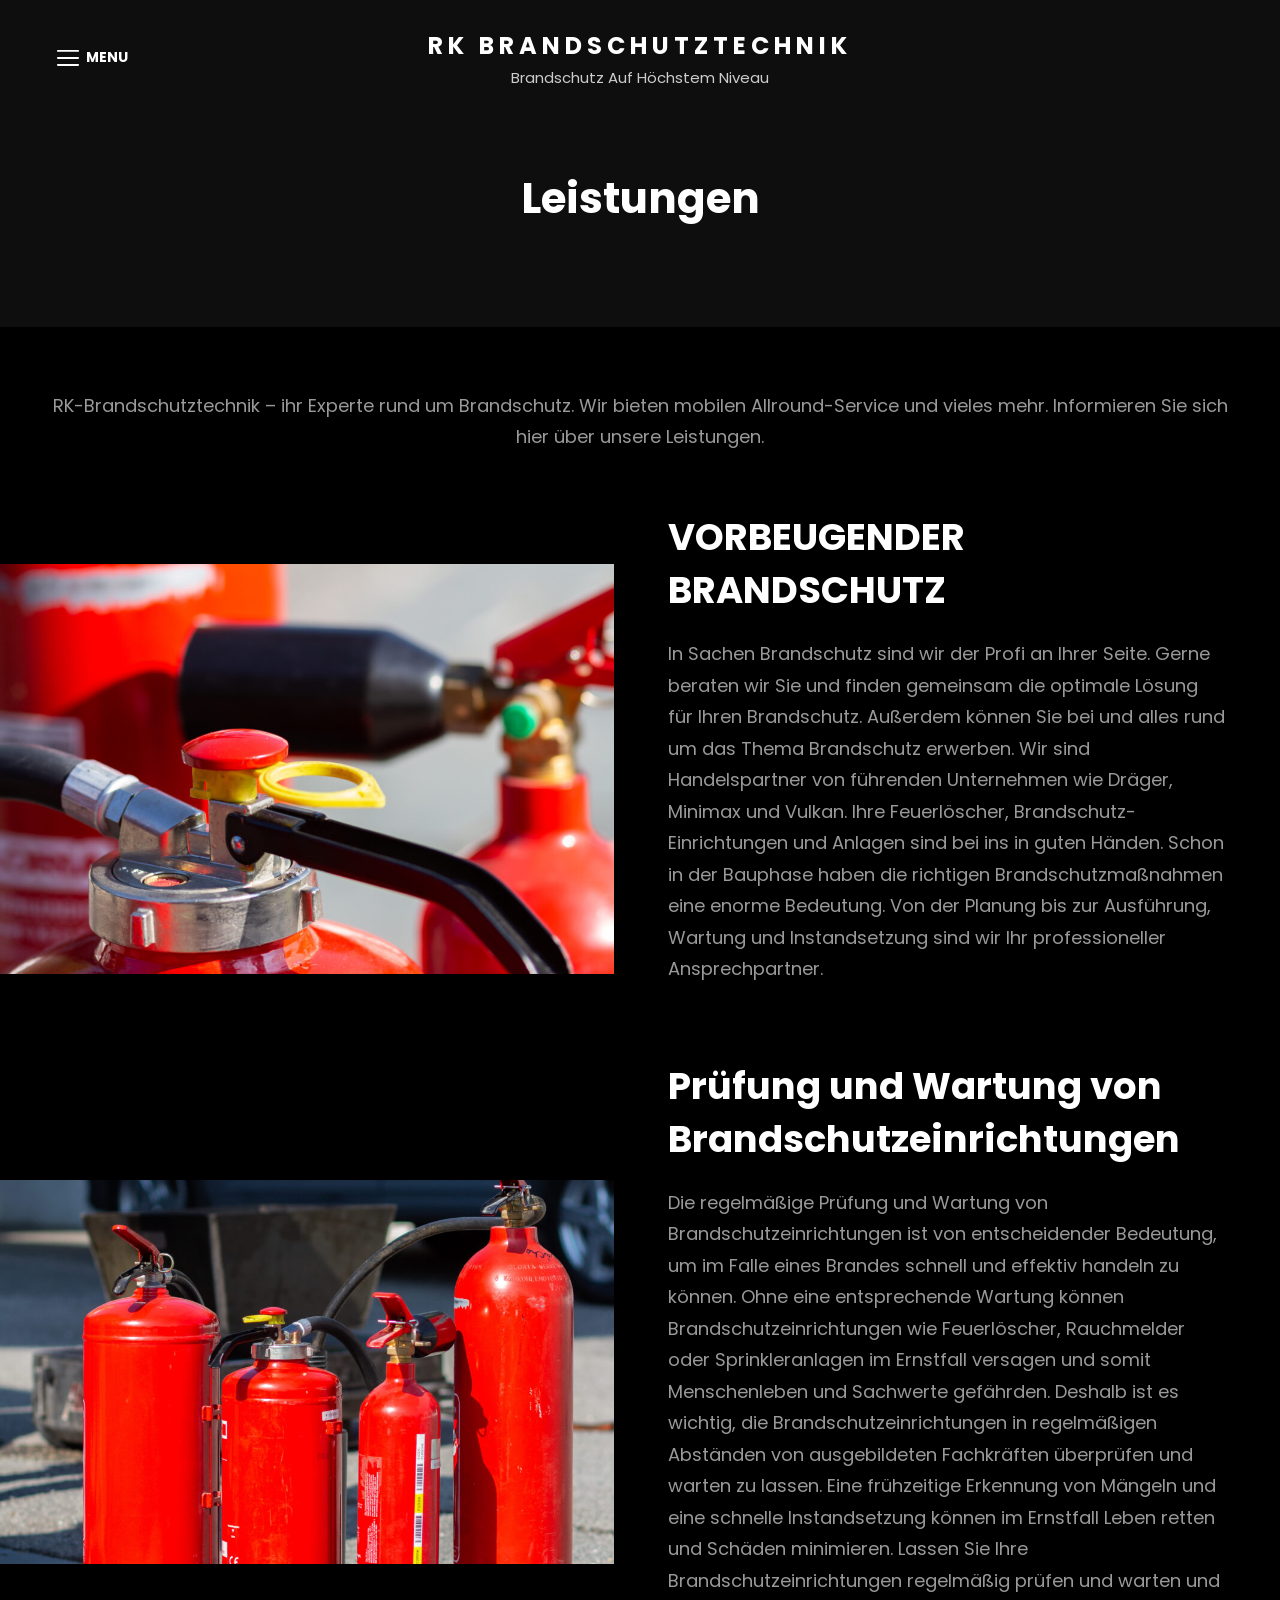
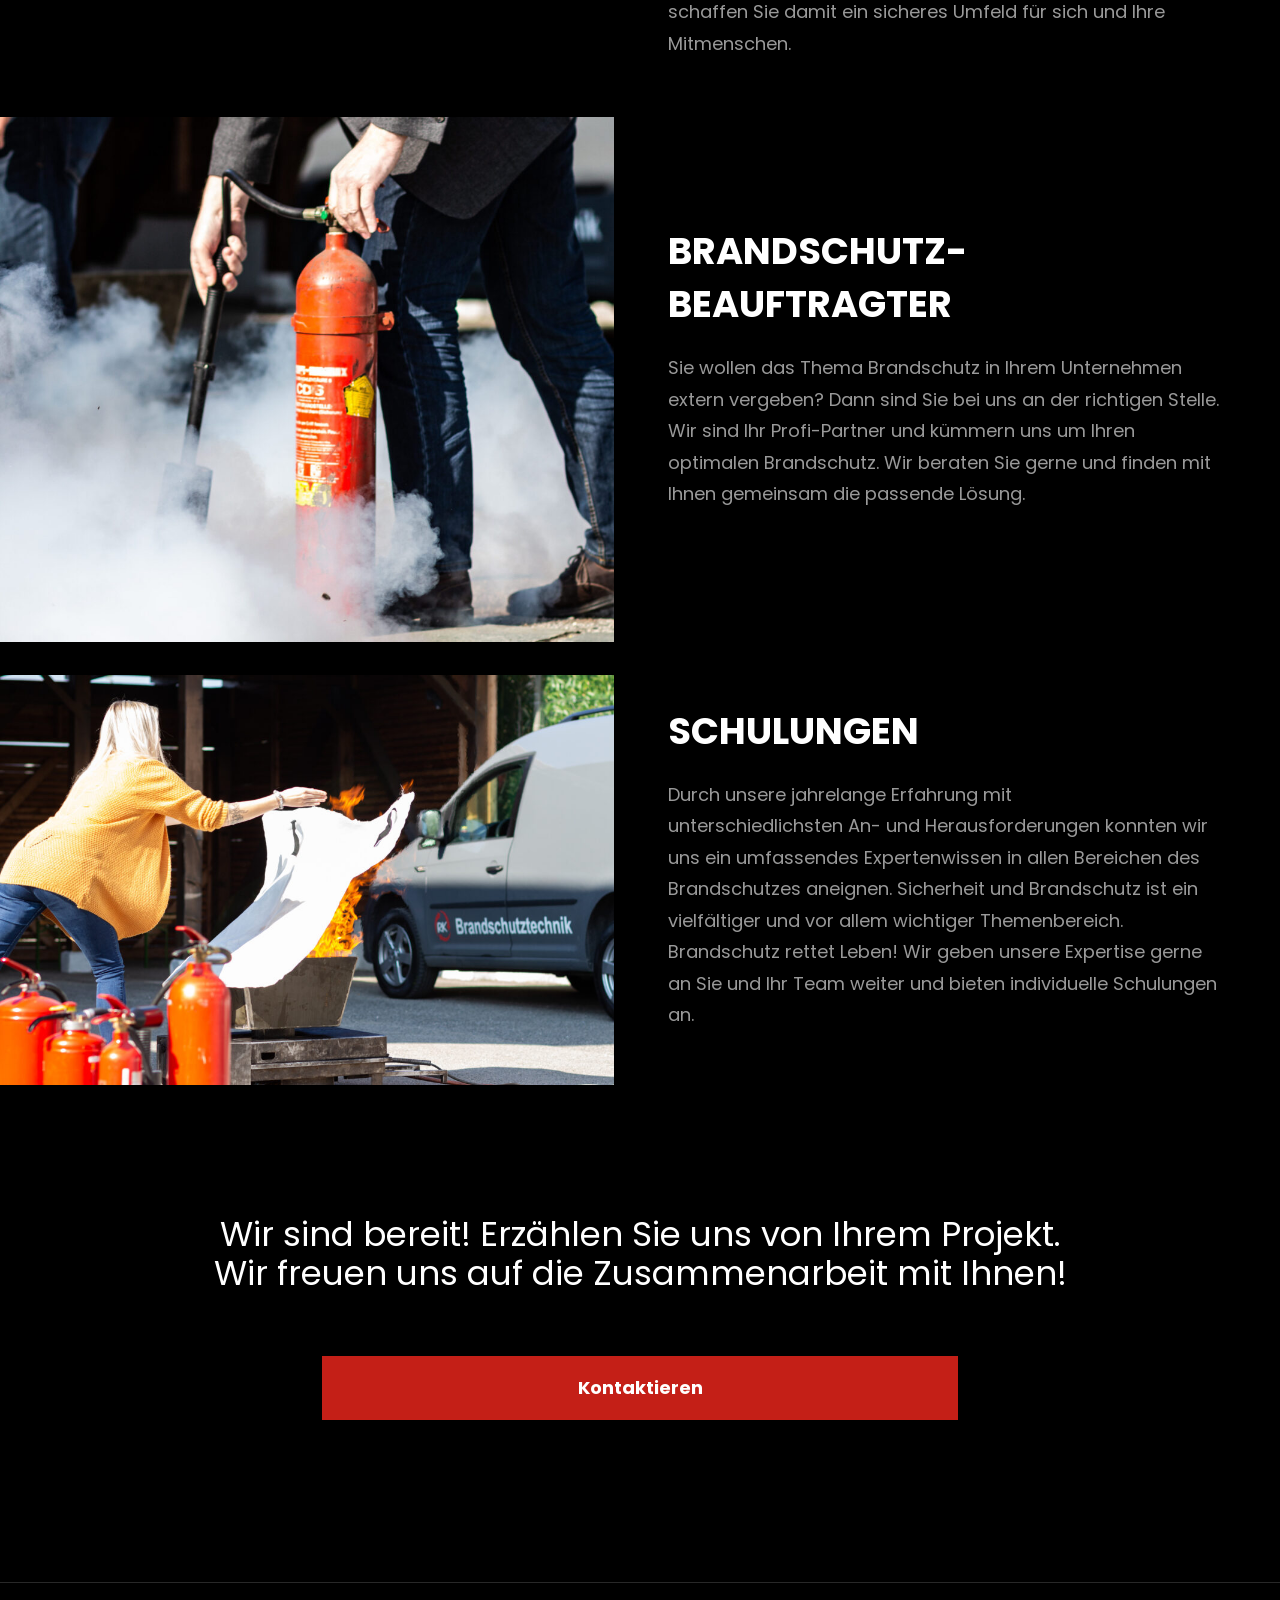
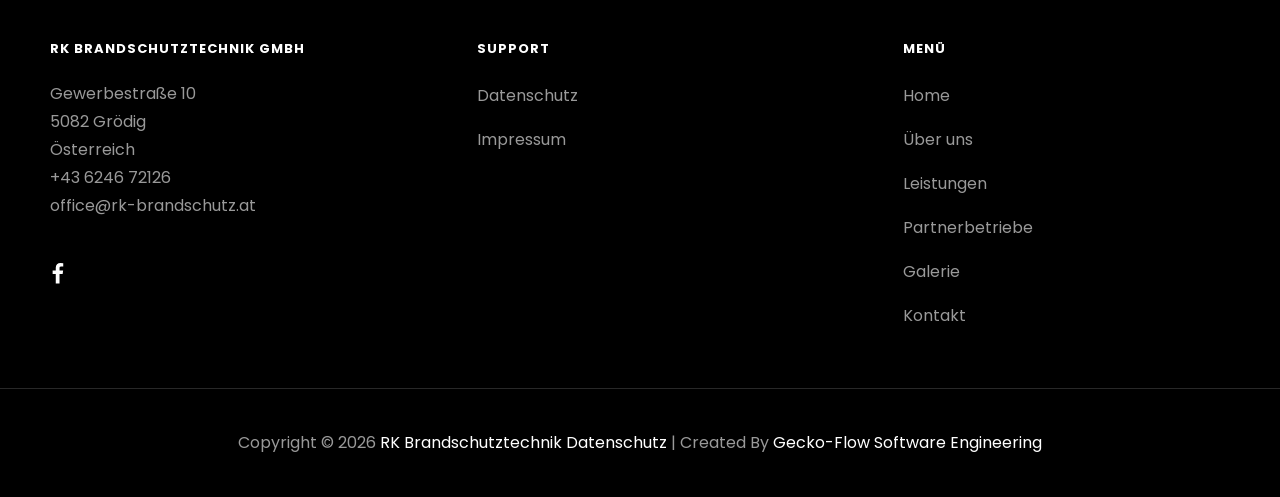
<file: leistungen/index.html>
<!doctype html>
<html lang="de">
<head>
	<meta charset="UTF-8">
	<meta name="viewport" content="width=device-width, initial-scale=1">
	<title>Leistungen &#8211; RK Brandschutztechnik</title>
	<meta name="robots" content="max-image-preview:large">
	<link rel="canonical" href="https://www.rk-brandschutz.at/leistungen/">
	<link rel="stylesheet" href="../assets/css/wp-core.css">
	<link rel="stylesheet" href="../assets/css/dashicons.min.css">
	<link rel="stylesheet" href="../assets/css/scroll-to-top.css">
	<link rel="stylesheet" href="../assets/css/fonts.css">
	<link rel="stylesheet" href="../assets/css/style.css">
	<link rel="stylesheet" href="../assets/css/blocks.css">
	<link rel="stylesheet" href="../assets/css/theme-custom.css">
	<style>.wp-container-core-buttons-is-layout-7d812b4c{justify-content:center;}</style>
	<script src="../assets/js/jquery.min.js"></script>
	<script src="../assets/js/jquery-migrate.min.js"></script>
	<script src="../assets/js/config.js"></script>
	<script src="../assets/js/scroll-to-top.js"></script>
</head>

<body class="wp-singular page-template-default page page-id-44 wp-embed-responsive wp-theme-scapeshot-pro group-blog fluid-layout navigation-full-screen no-sidebar full-width-layout excerpt color-scheme-default has-header-media absolute-header has-header-text has-social-floating">



	<div id="page" class="site">
		<a class="skip-link screen-reader-text" href="#content">Skip to content</a>

		<header id="masthead" class="site-header">
			<div class="site-header-main">

				<div class="header-blank"></div>
				<div class="wrapper">


<div class="site-branding">

	<div class="site-identity">
		<p class="site-title"><a href="../" rel="home">RK Brandschutztechnik</a></p>

					<p class="site-description">Brandschutz auf höchstem Niveau</p>
			</div><!-- .site-branding-text-->
</div><!-- .site-branding -->

					<div id="fullscreen-site-header-menu" class="fullscreen-site-header-menu">
	<div class="fullscreen-menu-wrapper">
		<div class="fullscreen-menu-toggle-wrapper">
			<button id="fullscreen-menu-toggle"  class="fullscreen-menu-toggle" aria-controls="fullscreen-menu" aria-expanded="false"><svg class="icon icon-menu" aria-hidden="true" role="img"> <use href="#icon-menu" xlink:href="#icon-menu"></use> </svg><svg class="icon icon-cancel" aria-hidden="true" role="img"> <use href="#icon-cancel" xlink:href="#icon-cancel"></use> </svg><span class="menu-label">Menu</span></button>
		</div><!-- .menu-toggle-wrapper -->

		<div class="fullscreen-menu-inside-wrapper">

<div class="site-branding">

	<div class="site-identity">
		<p class="site-title"><a href="../" rel="home">RK Brandschutztechnik</a></p>

					<p class="site-description">Brandschutz auf höchstem Niveau</p>
			</div><!-- .site-branding-text-->
</div><!-- .site-branding -->

			<div class="fullscreen-menu-inside-container">

								<div id="fullscreen-menu-left-wrap" class="menu-wrapper">
											<nav id="site-navigation" class="main-navigation" role="navigation" aria-label="Primary Menu">
							<ul id="primary-menu" class="menu nav-menu"><li id="menu-item-21" class="menu-item menu-item-type-post_type menu-item-object-page menu-item-21"><a href="../home/">Home</a></li>
<li id="menu-item-73" class="menu-item menu-item-type-post_type menu-item-object-page menu-item-73"><a href="../ueber-uns/">Über uns</a></li>
<li id="menu-item-63" class="menu-item menu-item-type-post_type menu-item-object-page current-menu-item page_item page-item-44 current_page_item menu-item-63"><a href="./" aria-current="page">Leistungen</a></li>
<li id="menu-item-148" class="menu-item menu-item-type-post_type menu-item-object-page menu-item-148"><a href="../partnerbetriebe/">Partnerbetriebe</a></li>
<li id="menu-item-16369" class="menu-item menu-item-type-post_type menu-item-object-page menu-item-16369"><a href="../gallery/">Galerie</a></li>
<li id="menu-item-72" class="menu-item menu-item-type-post_type menu-item-object-page menu-item-72"><a href="../kontakt/">Kontakt</a></li>
</ul>						</nav><!-- .main-navigation -->
									</div><!-- #fullscreen-menu-left-wrap -->

								<div id="fullscreen-menu-right-wrap">

										<div id="social-menu-wrapper" class="menu-wrapper">
						<nav class="social-navigation" role="navigation" aria-label="Social Menu">
	<div class="menu-social-container"><ul id="menu-social" class="social-links-menu"><li id="menu-item-5464" class="menu-item menu-item-type-custom menu-item-object-custom menu-item-5464"><a target="_blank" href="https://www.facebook.com/profile.php?id=100063628864035"><span class="screen-reader-text">facebook</span><svg class="icon icon-facebook" aria-hidden="true" role="img"> <use href="#icon-facebook" xlink:href="#icon-facebook"></use> </svg></a></li>
</ul></div></nav><!-- .social-navigation -->
					</div><!-- .menu-wrapper -->

										<div class="full-screen-text-wrapper">
													<h2>RK Brandschutztechnik GmbH</h2>

													<p>Gewerbestraße 10<br />
5082 Grödig<br />
Österreich</p>
											</div><!-- .full-screen-text-wrapper -->
									</div><!-- #fullscreen-menu-right-wrap -->
							</div><!-- .fullscreen-menu-inside-container -->
		</div><!-- .fullscreen-menu-inside-wrapper -->
	</div><!-- .fullscreen-menu-wrapper -->
</div><!-- .fullscreen-site-header-menu -->


<div class="site-branding">

	<div class="site-identity">
					<p class="site-title"><a href="../" rel="home">RK Brandschutztechnik</a></p>
					<p class="site-description">Brandschutz auf höchstem Niveau</p>
			</div><!-- .site-branding-text-->
</div><!-- .site-branding -->

											<div class="header-right-wrapper"></div><!-- .header-right-wrapper -->
										</div><!-- .wrapper -->
			</div><!-- .site-header-main -->
		</header><!-- #masthead -->

			<div id="floating-social" class="floating-social">
		<nav class="social-navigation" role="navigation" aria-label="Social Menu">
			<div class="menu-social-container"><ul id="menu-social-1" class="social-links-menu"><li class="menu-item menu-item-type-custom menu-item-object-custom menu-item-5464"><a target="_blank" href="https://www.facebook.com/profile.php?id=100063628864035"><span class="screen-reader-text">facebook</span><svg class="icon icon-facebook" aria-hidden="true" role="img"> <use href="#icon-facebook" xlink:href="#icon-facebook"></use> </svg></a></li>
</ul></div>		</nav><!-- .social-navigation -->
	</div><!--  .floating-social  -->

		<div class="custom-header header-media">
	<div class="wrapper">
		<div class="custom-header-media">
			<div id="wp-custom-header" class="wp-custom-header"></div>						<div class="custom-header-content sections header-media-section ">
			<div class="custom-header-content-wrapper">

				<div class="entry-header"><h1 class="entry-title">Leistungen</h1></div>

							</div><!-- .custom-header-content-wrapper -->
		</div><!-- .custom-header-content -->

								<div class="scroll-down">
						<span>Scroll</span>
						<svg class="icon icon-angle-down" aria-hidden="true" role="img"> <use href="#icon-angle-down" xlink:href="#icon-angle-down"></use> </svg>					</div><!-- .scroll-down -->

		</div>
	</div><!-- .wrapper -->
	<div class="custom-header-overlay"></div><!-- .custom-header-overlay -->
</div><!-- .custom-header -->






					<div id="content" class="site-content no-section-heading">
				<div class="wrapper">

	<div id="primary" class="content-area">
		<main id="main" class="site-main">

<article id="post-44" class="post-44 page type-page status-publish hentry">
		<!-- Page/Post Single Image Disabled or No Image set in Post Thumbnail -->
	<div class="entry-content">

		<p style="text-align: center;">RK-Brandschutztechnik &#8211; ihr Experte rund um Brandschutz. Wir bieten mobilen Allround-Service und vieles mehr. Informieren Sie sich hier über unsere Leistungen.</p>
</p>


<div style="height:33px" aria-hidden="true" class="wp-block-spacer"></div>



<div class="wp-block-media-text alignfull is-stacked-on-mobile is-vertically-aligned-center is-style-default" style="grid-template-columns:48% auto"><figure class="wp-block-media-text__media"><img decoding="async" src="../assets/uploads/2023/03/IMG_2530-1024x683.jpg" alt="" class="wp-image-16496 size-full"/></figure><div class="wp-block-media-text__content">
<h2 class="wp-block-heading has-white-color has-text-color">VORBEUGENDER BRANDSCHUTZ</h2>



<p class="wp-block-paragraph">In Sachen Brandschutz sind wir der Profi an Ihrer Seite. Gerne beraten wir Sie und finden gemeinsam die optimale Lösung für Ihren Brandschutz. Außerdem können Sie bei und alles rund um das Thema Brandschutz erwerben. Wir sind Handelspartner von führenden Unternehmen wie Dräger, Minimax und Vulkan. Ihre Feuerlöscher, Brandschutz-Einrichtungen und Anlagen sind bei ins in guten Händen. Schon in der Bauphase haben die richtigen Brandschutzmaßnahmen eine enorme Bedeutung. Von der Planung bis zur Ausführung, Wartung und Instandsetzung sind wir Ihr professioneller Ansprechpartner.</p>



<h2 class="wp-block-heading has-text-color" style="color:#000000"></h2>
</div></div>



<div style="height:33px" aria-hidden="true" class="wp-block-spacer"></div>



<div class="wp-block-media-text alignfull is-stacked-on-mobile is-vertically-aligned-center is-style-default" style="grid-template-columns:48% auto"><figure class="wp-block-media-text__media"><img decoding="async" src="../assets/uploads/2023/03/IMG_2606-edited-1024x640.jpg" alt="" class="wp-image-16540 size-full"/></figure><div class="wp-block-media-text__content">
<h2 class="wp-block-heading has-white-color has-text-color">Prüfung und Wartung von Brandschutzeinrichtungen</h2>



<p class="wp-block-paragraph">Die regelmäßige Prüfung und Wartung von Brandschutzeinrichtungen ist von entscheidender Bedeutung, um im Falle eines Brandes schnell und effektiv handeln zu können. Ohne eine entsprechende Wartung können Brandschutzeinrichtungen wie Feuerlöscher, Rauchmelder oder Sprinkleranlagen im Ernstfall versagen und somit Menschenleben und Sachwerte gefährden. Deshalb ist es wichtig, die Brandschutzeinrichtungen in regelmäßigen Abständen von ausgebildeten Fachkräften überprüfen und warten zu lassen. Eine frühzeitige Erkennung von Mängeln und eine schnelle Instandsetzung können im Ernstfall Leben retten und Schäden minimieren. Lassen Sie Ihre Brandschutzeinrichtungen regelmäßig prüfen und warten und schaffen Sie damit ein sicheres Umfeld für sich und Ihre Mitmenschen.</p>
</div></div>



<div style="height:33px" aria-hidden="true" class="wp-block-spacer"></div>



<div class="wp-block-media-text alignfull is-stacked-on-mobile is-vertically-aligned-center is-style-default" style="grid-template-columns:48% auto"><figure class="wp-block-media-text__media"><img decoding="async" src="../assets/uploads/2023/03/IMG_2660-edited-scaled-e1678800691668-1024x875.jpg" alt="" class="wp-image-16538 size-full"/></figure><div class="wp-block-media-text__content">
<h2 class="wp-block-heading has-white-color has-text-color">BRANDSCHUTZ-BEAUFTRAGTER</h2>



<p class="wp-block-paragraph">Sie wollen das Thema Brandschutz in Ihrem Unternehmen extern vergeben? Dann sind Sie bei uns an der richtigen Stelle. Wir sind Ihr Profi-Partner und kümmern uns um Ihren optimalen Brandschutz.&nbsp;Wir beraten Sie gerne und finden mit Ihnen gemeinsam die passende Lösung.</p>
</div></div>



<div style="height:33px" aria-hidden="true" class="wp-block-spacer"></div>



<div class="wp-block-media-text alignfull is-stacked-on-mobile is-vertically-aligned-center is-style-default" style="grid-template-columns:48% auto"><figure class="wp-block-media-text__media"><img decoding="async" src="../assets/uploads/2023/03/IMG_2631-1024x683.jpg" alt="" class="wp-image-16517 size-full"/></figure><div class="wp-block-media-text__content">
<h2 class="wp-block-heading has-white-color has-text-color">SCHULUNGEN</h2>



<p class="wp-block-paragraph">Durch unsere jahrelange Erfahrung mit unterschiedlichsten&nbsp;An- und Herausforderungen konnten wir uns ein umfassendes Expertenwissen in allen Bereichen des Brandschutzes aneignen. Sicherheit und Brandschutz ist ein vielfältiger und vor allem wichtiger Themenbereich. Brandschutz rettet Leben! Wir geben unsere Expertise gerne an Sie und Ihr Team weiter und bieten individuelle Schulungen an.</p>
</div></div>



<div style="height:33px" aria-hidden="true" class="wp-block-spacer"></div>



<div class="wp-block-group alignfull has-black-background-color has-text-color has-background" style="color:#000000"><div class="wp-block-group__inner-container is-layout-flow wp-block-group-is-layout-flow">
<div style="height:64px" aria-hidden="true" class="wp-block-spacer"></div>



<h1 class="wp-block-heading has-text-align-center" id="schedule-a-visit" style="font-size:34px;font-style:normal;font-weight:400;line-height:1.15">Wir sind bereit! Erzählen Sie uns von Ihrem Projekt. <br>Wir freuen uns auf die Zusammenarbeit mit Ihnen!</h1>



<div style="height:18px" aria-hidden="true" class="wp-block-spacer"></div>



<div class="wp-block-buttons is-horizontal is-content-justification-center is-layout-flex wp-container-core-buttons-is-layout-7d812b4c wp-block-buttons-is-layout-flex">
<div class="wp-block-button has-custom-width wp-block-button__width-50" style="font-style:normal;font-weight:300;text-transform:lowercase"><a class="wp-block-button__link has-text-color has-background wp-element-button" href="../kontakt/" style="border-radius:0px;color:#ffffff;background-color:#c41f17">Kontaktieren</a></div>
</div>



<div style="height:64px" aria-hidden="true" class="wp-block-spacer"></div>
</div></div>
	</div><!-- .entry-content -->

	</article><!-- #post-44 -->
		</main><!-- #main -->
	</div><!-- #primary -->

			</div><!-- .wrapper -->
	</div><!-- #content -->







	<footer id="colophon" class="site-footer">



<aside class="widget-area footer-widget-area three" role="complementary">
	<div class="wrapper">
					<div class="widget-column footer-widget-1">
				<section id="custom_html-1" class="widget_text widget widget_custom_html"><h2 class="widget-title">RK Brandschutztechnik GmbH</h2><div class="textwidget custom-html-widget"><p>
Gewerbestraße 10 <br>
5082 Grödig <br>
Österreich <br>
+43 6246 72126 <br>
office@rk-brandschutz.at
</p></div></section><section id="ct-social-1" class="widget ct-social-widget ctsocialwidget social-navigation"><div class="menu-social-container"><ul id="menu-social-2" class="social-links-menu"><li class="menu-item menu-item-type-custom menu-item-object-custom menu-item-5464"><a target="_blank" href="https://www.facebook.com/profile.php?id=100063628864035"><span class="screen-reader-text">facebook</span><svg class="icon icon-facebook" aria-hidden="true" role="img"> <use href="#icon-facebook" xlink:href="#icon-facebook"></use> </svg></a></li>
</ul></div></section>			</div><!-- .widget-area -->

					<div class="widget-column footer-widget-2">
				<section id="nav_menu-1" class="widget widget_nav_menu"><h2 class="widget-title">Support</h2><div class="menu-secondary-menu-container"><ul id="menu-secondary-menu" class="menu"><li id="menu-item-16472" class="menu-item menu-item-type-post_type menu-item-object-page menu-item-privacy-policy menu-item-16472"><a rel="privacy-policy" href="../datenschutz/">Datenschutz</a></li>
<li id="menu-item-16473" class="menu-item menu-item-type-post_type menu-item-object-page menu-item-16473"><a href="../impressum/">Impressum</a></li>
</ul></div></section>			</div><!-- .widget-area -->

					<div class="widget-column footer-widget-3">
				<section id="nav_menu-2" class="widget widget_nav_menu"><h2 class="widget-title">Menü</h2><div class="menu-footer-navigation-container"><ul id="menu-footer-navigation" class="menu"><li id="menu-item-16476" class="menu-item menu-item-type-post_type menu-item-object-page menu-item-16476"><a href="../home/">Home</a></li>
<li id="menu-item-16478" class="menu-item menu-item-type-post_type menu-item-object-page menu-item-16478"><a href="../ueber-uns/">Über uns</a></li>
<li id="menu-item-16477" class="menu-item menu-item-type-post_type menu-item-object-page current-menu-item page_item page-item-44 current_page_item menu-item-16477"><a href="./" aria-current="page">Leistungen</a></li>
<li id="menu-item-16837" class="menu-item menu-item-type-post_type menu-item-object-page menu-item-16837"><a href="../partnerbetriebe/">Partnerbetriebe</a></li>
<li id="menu-item-16838" class="menu-item menu-item-type-post_type menu-item-object-page menu-item-16838"><a href="../gallery/">Galerie</a></li>
<li id="menu-item-16839" class="menu-item menu-item-type-post_type menu-item-object-page menu-item-16839"><a href="../kontakt/">Kontakt</a></li>
</ul></div></section>			</div><!-- .widget-area -->



	</div><!-- .footer-widgets-wrapper -->
</aside><!-- .footer-widgets -->


		<div id="site-generator" class="one">



<div class="site-info">Copyright © <span class="js-current-year">2026</span> <a href="../">RK Brandschutztechnik</a> <a class="privacy-policy-link" href="../datenschutz/" rel="privacy-policy">Datenschutz</a><span class="sep"> | </span>Created by <a target="_blank" href="https://www.gecko-flow.at">gecko-flow software engineering</a></div><!-- .site-info -->		</div><!-- #site-generator -->
	</footer><!-- #colophon -->


</div><!-- #page -->

<span id="cwt_to_top_scrollup" class="dashicons dashicons-arrow-up-alt2"><span class="screen-reader-text">Scroll Up</span></span><script src="../assets/js/skip-link-focus-fix.min.js"></script>
<script src="../assets/js/functions.min.js"></script>
<svg style="position: absolute; width: 0; height: 0; overflow: hidden;" version="1.1" xmlns="http://www.w3.org/2000/svg" xmlns:xlink="http://www.w3.org/1999/xlink">
<defs>
<symbol id="icon-behance" viewBox="0 0 37 32">
<path class="path1" d="M33 6.054h-9.125v2.214h9.125v-2.214zM28.5 13.661q-1.607 0-2.607 0.938t-1.107 2.545h7.286q-0.321-3.482-3.571-3.482zM28.786 24.107q1.125 0 2.179-0.571t1.357-1.554h3.946q-1.786 5.482-7.625 5.482-3.821 0-6.080-2.357t-2.259-6.196q0-3.714 2.33-6.17t6.009-2.455q2.464 0 4.295 1.214t2.732 3.196 0.902 4.429q0 0.304-0.036 0.839h-11.75q0 1.982 1.027 3.063t2.973 1.080zM4.946 23.214h5.286q3.661 0 3.661-2.982 0-3.214-3.554-3.214h-5.393v6.196zM4.946 13.625h5.018q1.393 0 2.205-0.652t0.813-2.027q0-2.571-3.393-2.571h-4.643v5.25zM0 4.536h10.607q1.554 0 2.768 0.25t2.259 0.848 1.607 1.723 0.563 2.75q0 3.232-3.071 4.696 2.036 0.571 3.071 2.054t1.036 3.643q0 1.339-0.438 2.438t-1.179 1.848-1.759 1.268-2.161 0.75-2.393 0.232h-10.911v-22.5z"></path>
</symbol>

<symbol id="icon-deviantart" viewBox="0 0 18 32">
<path class="path1" d="M18.286 5.411l-5.411 10.393 0.429 0.554h4.982v7.411h-9.054l-0.786 0.536-2.536 4.875-0.536 0.536h-5.375v-5.411l5.411-10.411-0.429-0.536h-4.982v-7.411h9.054l0.786-0.536 2.536-4.875 0.536-0.536h5.375v5.411z"></path>
</symbol>

<symbol id="icon-discord" viewBox="0 0 640 512">
<path d="M524.531,69.836a1.5,1.5,0,0,0-.764-.7A485.065,485.065,0,0,0,404.081,32.03a1.816,1.816,0,0,0-1.923.91,337.461,337.461,0,0,0-14.9,30.6,447.848,447.848,0,0,0-134.426,0,309.541,309.541,0,0,0-15.135-30.6,1.89,1.89,0,0,0-1.924-.91A483.689,483.689,0,0,0,116.085,69.137a1.712,1.712,0,0,0-.788.676C39.068,183.651,18.186,294.69,28.43,404.354a2.016,2.016,0,0,0,.765,1.375A487.666,487.666,0,0,0,176.02,479.918a1.9,1.9,0,0,0,2.063-.676A348.2,348.2,0,0,0,208.12,430.4a1.86,1.86,0,0,0-1.019-2.588,321.173,321.173,0,0,1-45.868-21.853,1.885,1.885,0,0,1-.185-3.126c3.082-2.309,6.166-4.711,9.109-7.137a1.819,1.819,0,0,1,1.9-.256c96.229,43.917,200.41,43.917,295.5,0a1.812,1.812,0,0,1,1.924.233c2.944,2.426,6.027,4.851,9.132,7.16a1.884,1.884,0,0,1-.162,3.126,301.407,301.407,0,0,1-45.89,21.83,1.875,1.875,0,0,0-1,2.611,391.055,391.055,0,0,0,30.014,48.815,1.864,1.864,0,0,0,2.063.7A486.048,486.048,0,0,0,610.7,405.729a1.882,1.882,0,0,0,.765-1.352C623.729,277.594,590.933,167.465,524.531,69.836ZM222.491,337.58c-28.972,0-52.844-26.587-52.844-59.239S193.056,219.1,222.491,219.1c29.665,0,53.306,26.82,52.843,59.239C275.334,310.993,251.924,337.58,222.491,337.58Zm195.38,0c-28.971,0-52.843-26.587-52.843-59.239S388.437,219.1,417.871,219.1c29.667,0,53.307,26.82,52.844,59.239C470.715,310.993,447.538,337.58,417.871,337.58Z"/></symbol>

<symbol id="icon-medium" viewBox="0 0 32 32">
<path class="path1" d="M10.661 7.518v20.946q0 0.446-0.223 0.759t-0.652 0.313q-0.304 0-0.589-0.143l-8.304-4.161q-0.375-0.179-0.634-0.598t-0.259-0.83v-20.357q0-0.357 0.179-0.607t0.518-0.25q0.25 0 0.786 0.268l9.125 4.571q0.054 0.054 0.054 0.089zM11.804 9.321l9.536 15.464-9.536-4.75v-10.714zM32 9.643v18.821q0 0.446-0.25 0.723t-0.679 0.277-0.839-0.232l-7.875-3.929zM31.946 7.5q0 0.054-4.58 7.491t-5.366 8.705l-6.964-11.321 5.786-9.411q0.304-0.5 0.929-0.5 0.25 0 0.464 0.107l9.661 4.821q0.071 0.036 0.071 0.107z"></path>
</symbol>

<symbol id="icon-slideshare" viewBox="0 0 32 32">
<path class="path1" d="M15.589 13.214q0 1.482-1.134 2.545t-2.723 1.063-2.723-1.063-1.134-2.545q0-1.5 1.134-2.554t2.723-1.054 2.723 1.054 1.134 2.554zM24.554 13.214q0 1.482-1.125 2.545t-2.732 1.063q-1.589 0-2.723-1.063t-1.134-2.545q0-1.5 1.134-2.554t2.723-1.054q1.607 0 2.732 1.054t1.125 2.554zM28.571 16.429v-11.911q0-1.554-0.571-2.205t-1.982-0.652h-19.857q-1.482 0-2.009 0.607t-0.527 2.25v12.018q0.768 0.411 1.58 0.714t1.446 0.5 1.446 0.33 1.268 0.196 1.25 0.071 1.045 0.009 1.009-0.036 0.795-0.036q1.214-0.018 1.696 0.482 0.107 0.107 0.179 0.161 0.464 0.446 1.089 0.911 0.125-1.625 2.107-1.554 0.089 0 0.652 0.027t0.768 0.036 0.813 0.018 0.946-0.018 0.973-0.080 1.089-0.152 1.107-0.241 1.196-0.348 1.205-0.482 1.286-0.616zM31.482 16.339q-2.161 2.661-6.643 4.5 1.5 5.089-0.411 8.304-1.179 2.018-3.268 2.643-1.857 0.571-3.25-0.268-1.536-0.911-1.464-2.929l-0.018-5.821v-0.018q-0.143-0.036-0.438-0.107t-0.42-0.089l-0.018 6.036q0.071 2.036-1.482 2.929-1.411 0.839-3.268 0.268-2.089-0.643-3.25-2.679-1.875-3.214-0.393-8.268-4.482-1.839-6.643-4.5-0.446-0.661-0.071-1.125t1.071 0.018q0.054 0.036 0.196 0.125t0.196 0.143v-12.393q0-1.286 0.839-2.196t2.036-0.911h22.446q1.196 0 2.036 0.911t0.839 2.196v12.393l0.375-0.268q0.696-0.482 1.071-0.018t-0.071 1.125z"></path>
</symbol>

<symbol id="icon-snapchat-ghost" viewBox="0 0 30 32">
<path class="path1" d="M15.143 2.286q2.393-0.018 4.295 1.223t2.92 3.438q0.482 1.036 0.482 3.196 0 0.839-0.161 3.411 0.25 0.125 0.5 0.125 0.321 0 0.911-0.241t0.911-0.241q0.518 0 1 0.321t0.482 0.821q0 0.571-0.563 0.964t-1.232 0.563-1.232 0.518-0.563 0.848q0 0.268 0.214 0.768 0.661 1.464 1.83 2.679t2.58 1.804q0.5 0.214 1.429 0.411 0.5 0.107 0.5 0.625 0 1.25-3.911 1.839-0.125 0.196-0.196 0.696t-0.25 0.83-0.589 0.33q-0.357 0-1.107-0.116t-1.143-0.116q-0.661 0-1.107 0.089-0.571 0.089-1.125 0.402t-1.036 0.679-1.036 0.723-1.357 0.598-1.768 0.241q-0.929 0-1.723-0.241t-1.339-0.598-1.027-0.723-1.036-0.679-1.107-0.402q-0.464-0.089-1.125-0.089-0.429 0-1.17 0.134t-1.045 0.134q-0.446 0-0.625-0.33t-0.25-0.848-0.196-0.714q-3.911-0.589-3.911-1.839 0-0.518 0.5-0.625 0.929-0.196 1.429-0.411 1.393-0.571 2.58-1.804t1.83-2.679q0.214-0.5 0.214-0.768 0-0.5-0.563-0.848t-1.241-0.527-1.241-0.563-0.563-0.938q0-0.482 0.464-0.813t0.982-0.33q0.268 0 0.857 0.232t0.946 0.232q0.321 0 0.571-0.125-0.161-2.536-0.161-3.393 0-2.179 0.482-3.214 1.143-2.446 3.071-3.536t4.714-1.125z"></path>
</symbol>

<symbol id="icon-yelp" viewBox="0 0 27 32">
<path class="path1" d="M13.804 23.554v2.268q-0.018 5.214-0.107 5.446-0.214 0.571-0.911 0.714-0.964 0.161-3.241-0.679t-2.902-1.589q-0.232-0.268-0.304-0.643-0.018-0.214 0.071-0.464 0.071-0.179 0.607-0.839t3.232-3.857q0.018 0 1.071-1.25 0.268-0.339 0.705-0.438t0.884 0.063q0.429 0.179 0.67 0.518t0.223 0.75zM11.143 19.071q-0.054 0.982-0.929 1.25l-2.143 0.696q-4.911 1.571-5.214 1.571-0.625-0.036-0.964-0.643-0.214-0.446-0.304-1.339-0.143-1.357 0.018-2.973t0.536-2.223 1-0.571q0.232 0 3.607 1.375 1.25 0.518 2.054 0.839l1.5 0.607q0.411 0.161 0.634 0.545t0.205 0.866zM25.893 24.375q-0.125 0.964-1.634 2.875t-2.42 2.268q-0.661 0.25-1.125-0.125-0.25-0.179-3.286-5.125l-0.839-1.375q-0.25-0.375-0.205-0.821t0.348-0.821q0.625-0.768 1.482-0.464 0.018 0.018 2.125 0.714 3.625 1.179 4.321 1.42t0.839 0.366q0.5 0.393 0.393 1.089zM13.893 13.089q0.089 1.821-0.964 2.179-1.036 0.304-2.036-1.268l-6.75-10.679q-0.143-0.625 0.339-1.107 0.732-0.768 3.705-1.598t4.009-0.563q0.714 0.179 0.875 0.804 0.054 0.321 0.393 5.455t0.429 6.777zM25.714 15.018q0.054 0.696-0.464 1.054-0.268 0.179-5.875 1.536-1.196 0.268-1.625 0.411l0.018-0.036q-0.411 0.107-0.821-0.071t-0.661-0.571q-0.536-0.839 0-1.554 0.018-0.018 1.339-1.821 2.232-3.054 2.679-3.643t0.607-0.696q0.5-0.339 1.161-0.036 0.857 0.411 2.196 2.384t1.446 2.991v0.054z"></path>
</symbol>

<symbol id="icon-vine" viewBox="0 0 27 32">
<path class="path1" d="M26.732 14.768v3.536q-1.804 0.411-3.536 0.411-1.161 2.429-2.955 4.839t-3.241 3.848-2.286 1.902q-1.429 0.804-2.893-0.054-0.5-0.304-1.080-0.777t-1.518-1.491-1.83-2.295-1.92-3.286-1.884-4.357-1.634-5.616-1.259-6.964h5.054q0.464 3.893 1.25 7.116t1.866 5.661 2.17 4.205 2.5 3.482q3.018-3.018 5.125-7.25-2.536-1.286-3.982-3.929t-1.446-5.946q0-3.429 1.857-5.616t5.071-2.188q3.179 0 4.875 1.884t1.696 5.313q0 2.839-1.036 5.107-0.125 0.018-0.348 0.054t-0.821 0.036-1.125-0.107-1.107-0.455-0.902-0.92q0.554-1.839 0.554-3.286 0-1.554-0.518-2.357t-1.411-0.804q-0.946 0-1.518 0.884t-0.571 2.509q0 3.321 1.875 5.241t4.768 1.92q1.107 0 2.161-0.25z"></path>
</symbol>

<symbol id="icon-vk" viewBox="0 0 35 32">
<path class="path1" d="M34.232 9.286q0.411 1.143-2.679 5.25-0.429 0.571-1.161 1.518-1.393 1.786-1.607 2.339-0.304 0.732 0.25 1.446 0.304 0.375 1.446 1.464h0.018l0.071 0.071q2.518 2.339 3.411 3.946 0.054 0.089 0.116 0.223t0.125 0.473-0.009 0.607-0.446 0.491-1.054 0.223l-4.571 0.071q-0.429 0.089-1-0.089t-0.929-0.393l-0.357-0.214q-0.536-0.375-1.25-1.143t-1.223-1.384-1.089-1.036-1.009-0.277q-0.054 0.018-0.143 0.063t-0.304 0.259-0.384 0.527-0.304 0.929-0.116 1.384q0 0.268-0.063 0.491t-0.134 0.33l-0.071 0.089q-0.321 0.339-0.946 0.393h-2.054q-1.268 0.071-2.607-0.295t-2.348-0.946-1.839-1.179-1.259-1.027l-0.446-0.429q-0.179-0.179-0.491-0.536t-1.277-1.625-1.893-2.696-2.188-3.768-2.33-4.857q-0.107-0.286-0.107-0.482t0.054-0.286l0.071-0.107q0.268-0.339 1.018-0.339l4.893-0.036q0.214 0.036 0.411 0.116t0.286 0.152l0.089 0.054q0.286 0.196 0.429 0.571 0.357 0.893 0.821 1.848t0.732 1.455l0.286 0.518q0.518 1.071 1 1.857t0.866 1.223 0.741 0.688 0.607 0.25 0.482-0.089q0.036-0.018 0.089-0.089t0.214-0.393 0.241-0.839 0.17-1.446 0-2.232q-0.036-0.714-0.161-1.304t-0.25-0.821l-0.107-0.214q-0.446-0.607-1.518-0.768-0.232-0.036 0.089-0.429 0.304-0.339 0.679-0.536 0.946-0.464 4.268-0.429 1.464 0.018 2.411 0.232 0.357 0.089 0.598 0.241t0.366 0.429 0.188 0.571 0.063 0.813-0.018 0.982-0.045 1.259-0.027 1.473q0 0.196-0.018 0.75t-0.009 0.857 0.063 0.723 0.205 0.696 0.402 0.438q0.143 0.036 0.304 0.071t0.464-0.196 0.679-0.616 0.929-1.196 1.214-1.92q1.071-1.857 1.911-4.018 0.071-0.179 0.179-0.313t0.196-0.188l0.071-0.054 0.089-0.045t0.232-0.054 0.357-0.009l5.143-0.036q0.696-0.089 1.143 0.045t0.554 0.295z"></path>
</symbol>

<symbol id="icon-search" viewBox="0 0 30 32">
<path class="path1" d="M20.571 14.857q0-3.304-2.348-5.652t-5.652-2.348-5.652 2.348-2.348 5.652 2.348 5.652 5.652 2.348 5.652-2.348 2.348-5.652zM29.714 29.714q0 0.929-0.679 1.607t-1.607 0.679q-0.964 0-1.607-0.679l-6.125-6.107q-3.196 2.214-7.125 2.214-2.554 0-4.884-0.991t-4.018-2.679-2.679-4.018-0.991-4.884 0.991-4.884 2.679-4.018 4.018-2.679 4.884-0.991 4.884 0.991 4.018 2.679 2.679 4.018 0.991 4.884q0 3.929-2.214 7.125l6.125 6.125q0.661 0.661 0.661 1.607z"></path>
</symbol>

<symbol id="icon-envelope-o" viewBox="0 0 1792 1792">
<path d="M1664 1504v-768q-32 36-69 66-268 206-426 338-51 43-83 67t-86.5 48.5-102.5 24.5h-2q-48 0-102.5-24.5t-86.5-48.5-83-67q-158-132-426-338-37-30-69-66v768q0 13 9.5 22.5t22.5 9.5h1472q13 0 22.5-9.5t9.5-22.5zm0-1051v-24.5l-.5-13-3-12.5-5.5-9-9-7.5-14-2.5h-1472q-13 0-22.5 9.5t-9.5 22.5q0 168 147 284 193 152 401 317 6 5 35 29.5t46 37.5 44.5 31.5 50.5 27.5 43 9h2q20 0 43-9t50.5-27.5 44.5-31.5 46-37.5 35-29.5q208-165 401-317 54-43 100.5-115.5t46.5-131.5zm128-37v1088q0 66-47 113t-113 47h-1472q-66 0-113-47t-47-113v-1088q0-66 47-113t113-47h1472q66 0 113 47t47 113z"></path>
</symbol>

<symbol id="icon-close" viewBox="0 0 25 32">
<path class="path1" d="M23.179 23.607q0 0.714-0.5 1.214l-2.429 2.429q-0.5 0.5-1.214 0.5t-1.214-0.5l-5.25-5.25-5.25 5.25q-0.5 0.5-1.214 0.5t-1.214-0.5l-2.429-2.429q-0.5-0.5-0.5-1.214t0.5-1.214l5.25-5.25-5.25-5.25q-0.5-0.5-0.5-1.214t0.5-1.214l2.429-2.429q0.5-0.5 1.214-0.5t1.214 0.5l5.25 5.25 5.25-5.25q0.5-0.5 1.214-0.5t1.214 0.5l2.429 2.429q0.5 0.5 0.5 1.214t-0.5 1.214l-5.25 5.25 5.25 5.25q0.5 0.5 0.5 1.214z"></path>
</symbol>

<symbol id="icon-angle-left" viewBox="0 0 1792 1792">
<path class="path1" d="M1203 544q0 13-10 23l-393 393 393 393q10 10 10 23t-10 23l-50 50q-10 10-23 10t-23-10l-466-466q-10-10-10-23t10-23l466-466q10-10 23-10t23 10l50 50q10 10 10 23z"></path>
</symbol>

<symbol id="icon-angle-right" viewBox="0 0 1792 1792">
<path class="path1" d="M1171 960q0 13-10 23l-466 466q-10 10-23 10t-23-10l-50-50q-10-10-10-23t10-23l393-393-393-393q-10-10-10-23t10-23l50-50q10-10 23-10t23 10l466 466q10 10 10 23z"></path>
</symbol>

<symbol id="icon-angle-down" viewBox="0 0 21 32">
<path class="path1" d="M19.196 13.143q0 0.232-0.179 0.411l-8.321 8.321q-0.179 0.179-0.411 0.179t-0.411-0.179l-8.321-8.321q-0.179-0.179-0.179-0.411t0.179-0.411l0.893-0.893q0.179-0.179 0.411-0.179t0.411 0.179l7.018 7.018 7.018-7.018q0.179-0.179 0.411-0.179t0.411 0.179l0.893 0.893q0.179 0.179 0.179 0.411z"></path>
</symbol>

<symbol id="icon-folder-open" viewBox="0 0 34 32">
<path class="path1" d="M33.554 17q0 0.554-0.554 1.179l-6 7.071q-0.768 0.911-2.152 1.545t-2.563 0.634h-19.429q-0.607 0-1.080-0.232t-0.473-0.768q0-0.554 0.554-1.179l6-7.071q0.768-0.911 2.152-1.545t2.563-0.634h19.429q0.607 0 1.080 0.232t0.473 0.768zM27.429 10.857v2.857h-14.857q-1.679 0-3.518 0.848t-2.929 2.134l-6.107 7.179q0-0.071-0.009-0.223t-0.009-0.223v-17.143q0-1.643 1.179-2.821t2.821-1.179h5.714q1.643 0 2.821 1.179t1.179 2.821v0.571h9.714q1.643 0 2.821 1.179t1.179 2.821z"></path>
</symbol>

<symbol id="icon-twitter" viewBox="0 0 30 32">
<path class="path1" d="M28.929 7.286q-1.196 1.75-2.893 2.982 0.018 0.25 0.018 0.75 0 2.321-0.679 4.634t-2.063 4.437-3.295 3.759-4.607 2.607-5.768 0.973q-4.839 0-8.857-2.589 0.625 0.071 1.393 0.071 4.018 0 7.161-2.464-1.875-0.036-3.357-1.152t-2.036-2.848q0.589 0.089 1.089 0.089 0.768 0 1.518-0.196-2-0.411-3.313-1.991t-1.313-3.67v-0.071q1.214 0.679 2.607 0.732-1.179-0.786-1.875-2.054t-0.696-2.75q0-1.571 0.786-2.911 2.161 2.661 5.259 4.259t6.634 1.777q-0.143-0.679-0.143-1.321 0-2.393 1.688-4.080t4.080-1.688q2.5 0 4.214 1.821 1.946-0.375 3.661-1.393-0.661 2.054-2.536 3.179 1.661-0.179 3.321-0.893z"></path>
</symbol>

<symbol id="icon-x-twitter" viewBox="0 0 512 512">
	<path d="M389.2 48h70.6L305.6 224.2 487 464H345L233.7 318.6 106.5 464H35.8L200.7 275.5 26.8 48H172.4L272.9 180.9 389.2 48zM364.4 421.8h39.1L151.1 88h-42L364.4 421.8z"></path>
</symbol>

<symbol id="icon-facebook" viewBox="0 0 19 32">
<path class="path1" d="M17.125 0.214v4.714h-2.804q-1.536 0-2.071 0.643t-0.536 1.929v3.375h5.232l-0.696 5.286h-4.536v13.554h-5.464v-13.554h-4.554v-5.286h4.554v-3.893q0-3.321 1.857-5.152t4.946-1.83q2.625 0 4.071 0.214z"></path>
</symbol>

<symbol id="icon-github" viewBox="0 0 27 32">
<path class="path1" d="M13.714 2.286q3.732 0 6.884 1.839t4.991 4.991 1.839 6.884q0 4.482-2.616 8.063t-6.759 4.955q-0.482 0.089-0.714-0.125t-0.232-0.536q0-0.054 0.009-1.366t0.009-2.402q0-1.732-0.929-2.536 1.018-0.107 1.83-0.321t1.679-0.696 1.446-1.188 0.946-1.875 0.366-2.688q0-2.125-1.411-3.679 0.661-1.625-0.143-3.643-0.5-0.161-1.446 0.196t-1.643 0.786l-0.679 0.429q-1.661-0.464-3.429-0.464t-3.429 0.464q-0.286-0.196-0.759-0.482t-1.491-0.688-1.518-0.241q-0.804 2.018-0.143 3.643-1.411 1.554-1.411 3.679 0 1.518 0.366 2.679t0.938 1.875 1.438 1.196 1.679 0.696 1.83 0.321q-0.696 0.643-0.875 1.839-0.375 0.179-0.804 0.268t-1.018 0.089-1.17-0.384-0.991-1.116q-0.339-0.571-0.866-0.929t-0.884-0.429l-0.357-0.054q-0.375 0-0.518 0.080t-0.089 0.205 0.161 0.25 0.232 0.214l0.125 0.089q0.393 0.179 0.777 0.679t0.563 0.911l0.179 0.411q0.232 0.679 0.786 1.098t1.196 0.536 1.241 0.125 0.991-0.063l0.411-0.071q0 0.679 0.009 1.58t0.009 0.973q0 0.321-0.232 0.536t-0.714 0.125q-4.143-1.375-6.759-4.955t-2.616-8.063q0-3.732 1.839-6.884t4.991-4.991 6.884-1.839zM5.196 21.982q0.054-0.125-0.125-0.214-0.179-0.054-0.232 0.036-0.054 0.125 0.125 0.214 0.161 0.107 0.232-0.036zM5.75 22.589q0.125-0.089-0.036-0.286-0.179-0.161-0.286-0.054-0.125 0.089 0.036 0.286 0.179 0.179 0.286 0.054zM6.286 23.393q0.161-0.125 0-0.339-0.143-0.232-0.304-0.107-0.161 0.089 0 0.321t0.304 0.125zM7.036 24.143q0.143-0.143-0.071-0.339-0.214-0.214-0.357-0.054-0.161 0.143 0.071 0.339 0.214 0.214 0.357 0.054zM8.054 24.589q0.054-0.196-0.232-0.286-0.268-0.071-0.339 0.125t0.232 0.268q0.268 0.107 0.339-0.107zM9.179 24.679q0-0.232-0.304-0.196-0.286 0-0.286 0.196 0 0.232 0.304 0.196 0.286 0 0.286-0.196zM10.214 24.5q-0.036-0.196-0.321-0.161-0.286 0.054-0.25 0.268t0.321 0.143 0.25-0.25z"></path>
</symbol>

<symbol id="icon-bars" viewBox="0 0 27 32">
<path class="path1" d="M27.429 24v2.286q0 0.464-0.339 0.804t-0.804 0.339h-25.143q-0.464 0-0.804-0.339t-0.339-0.804v-2.286q0-0.464 0.339-0.804t0.804-0.339h25.143q0.464 0 0.804 0.339t0.339 0.804zM27.429 14.857v2.286q0 0.464-0.339 0.804t-0.804 0.339h-25.143q-0.464 0-0.804-0.339t-0.339-0.804v-2.286q0-0.464 0.339-0.804t0.804-0.339h25.143q0.464 0 0.804 0.339t0.339 0.804zM27.429 5.714v2.286q0 0.464-0.339 0.804t-0.804 0.339h-25.143q-0.464 0-0.804-0.339t-0.339-0.804v-2.286q0-0.464 0.339-0.804t0.804-0.339h25.143q0.464 0 0.804 0.339t0.339 0.804z"></path>
</symbol>

<symbol id="icon-google-plus" viewBox="0 0 41 32">
<path class="path1" d="M25.661 16.304q0 3.714-1.554 6.616t-4.429 4.536-6.589 1.634q-2.661 0-5.089-1.036t-4.179-2.786-2.786-4.179-1.036-5.089 1.036-5.089 2.786-4.179 4.179-2.786 5.089-1.036q5.107 0 8.768 3.429l-3.554 3.411q-2.089-2.018-5.214-2.018-2.196 0-4.063 1.107t-2.955 3.009-1.089 4.152 1.089 4.152 2.955 3.009 4.063 1.107q1.482 0 2.723-0.411t2.045-1.027 1.402-1.402 0.875-1.482 0.384-1.321h-7.429v-4.5h12.357q0.214 1.125 0.214 2.179zM41.143 14.125v3.75h-3.732v3.732h-3.75v-3.732h-3.732v-3.75h3.732v-3.732h3.75v3.732h3.732z"></path>
</symbol>

<symbol id="icon-linkedin" viewBox="0 0 27 32">
<path class="path1" d="M6.232 11.161v17.696h-5.893v-17.696h5.893zM6.607 5.696q0.018 1.304-0.902 2.179t-2.42 0.875h-0.036q-1.464 0-2.357-0.875t-0.893-2.179q0-1.321 0.92-2.188t2.402-0.866 2.375 0.866 0.911 2.188zM27.429 18.714v10.143h-5.875v-9.464q0-1.875-0.723-2.938t-2.259-1.063q-1.125 0-1.884 0.616t-1.134 1.527q-0.196 0.536-0.196 1.446v9.875h-5.875q0.036-7.125 0.036-11.554t-0.018-5.286l-0.018-0.857h5.875v2.571h-0.036q0.357-0.571 0.732-1t1.009-0.929 1.554-0.777 2.045-0.277q3.054 0 4.911 2.027t1.857 5.938z"></path>
</symbol>

<symbol id="icon-quote-right" viewBox="0 0 30 32">
<path class="path1" d="M13.714 5.714v12.571q0 1.857-0.723 3.545t-1.955 2.92-2.92 1.955-3.545 0.723h-1.143q-0.464 0-0.804-0.339t-0.339-0.804v-2.286q0-0.464 0.339-0.804t0.804-0.339h1.143q1.893 0 3.232-1.339t1.339-3.232v-0.571q0-0.714-0.5-1.214t-1.214-0.5h-4q-1.429 0-2.429-1t-1-2.429v-6.857q0-1.429 1-2.429t2.429-1h6.857q1.429 0 2.429 1t1 2.429zM29.714 5.714v12.571q0 1.857-0.723 3.545t-1.955 2.92-2.92 1.955-3.545 0.723h-1.143q-0.464 0-0.804-0.339t-0.339-0.804v-2.286q0-0.464 0.339-0.804t0.804-0.339h1.143q1.893 0 3.232-1.339t1.339-3.232v-0.571q0-0.714-0.5-1.214t-1.214-0.5h-4q-1.429 0-2.429-1t-1-2.429v-6.857q0-1.429 1-2.429t2.429-1h6.857q1.429 0 2.429 1t1 2.429z"></path>
</symbol>

<symbol id="icon-mail-reply" viewBox="0 0 32 32">
<path class="path1" d="M32 20q0 2.964-2.268 8.054-0.054 0.125-0.188 0.429t-0.241 0.536-0.232 0.393q-0.214 0.304-0.5 0.304-0.268 0-0.42-0.179t-0.152-0.446q0-0.161 0.045-0.473t0.045-0.42q0.089-1.214 0.089-2.196 0-1.804-0.313-3.232t-0.866-2.473-1.429-1.804-1.884-1.241-2.375-0.759-2.75-0.384-3.134-0.107h-4v4.571q0 0.464-0.339 0.804t-0.804 0.339-0.804-0.339l-9.143-9.143q-0.339-0.339-0.339-0.804t0.339-0.804l9.143-9.143q0.339-0.339 0.804-0.339t0.804 0.339 0.339 0.804v4.571h4q12.732 0 15.625 7.196 0.946 2.393 0.946 5.946z"></path>
</symbol>

<symbol id="icon-youtube" viewBox="0 0 27 32">
<path class="path1" d="M17.339 22.214v3.768q0 1.196-0.696 1.196-0.411 0-0.804-0.393v-5.375q0.393-0.393 0.804-0.393 0.696 0 0.696 1.196zM23.375 22.232v0.821h-1.607v-0.821q0-1.214 0.804-1.214t0.804 1.214zM6.125 18.339h1.911v-1.679h-5.571v1.679h1.875v10.161h1.786v-10.161zM11.268 28.5h1.589v-8.821h-1.589v6.75q-0.536 0.75-1.018 0.75-0.321 0-0.375-0.375-0.018-0.054-0.018-0.625v-6.5h-1.589v6.982q0 0.875 0.143 1.304 0.214 0.661 1.036 0.661 0.857 0 1.821-1.089v0.964zM18.929 25.857v-3.518q0-1.304-0.161-1.768-0.304-1-1.268-1-0.893 0-1.661 0.964v-3.875h-1.589v11.839h1.589v-0.857q0.804 0.982 1.661 0.982 0.964 0 1.268-0.982 0.161-0.482 0.161-1.786zM24.964 25.679v-0.232h-1.625q0 0.911-0.036 1.089-0.125 0.643-0.714 0.643-0.821 0-0.821-1.232v-1.554h3.196v-1.839q0-1.411-0.482-2.071-0.696-0.911-1.893-0.911-1.214 0-1.911 0.911-0.5 0.661-0.5 2.071v3.089q0 1.411 0.518 2.071 0.696 0.911 1.929 0.911 1.286 0 1.929-0.946 0.321-0.482 0.375-0.964 0.036-0.161 0.036-1.036zM14.107 9.375v-3.75q0-1.232-0.768-1.232t-0.768 1.232v3.75q0 1.25 0.768 1.25t0.768-1.25zM26.946 22.786q0 4.179-0.464 6.25-0.25 1.054-1.036 1.768t-1.821 0.821q-3.286 0.375-9.911 0.375t-9.911-0.375q-1.036-0.107-1.83-0.821t-1.027-1.768q-0.464-2-0.464-6.25 0-4.179 0.464-6.25 0.25-1.054 1.036-1.768t1.839-0.839q3.268-0.357 9.893-0.357t9.911 0.357q1.036 0.125 1.83 0.839t1.027 1.768q0.464 2 0.464 6.25zM9.125 0h1.821l-2.161 7.125v4.839h-1.786v-4.839q-0.25-1.321-1.089-3.786-0.661-1.839-1.161-3.339h1.893l1.268 4.696zM15.732 5.946v3.125q0 1.446-0.5 2.107-0.661 0.911-1.893 0.911-1.196 0-1.875-0.911-0.5-0.679-0.5-2.107v-3.125q0-1.429 0.5-2.089 0.679-0.911 1.875-0.911 1.232 0 1.893 0.911 0.5 0.661 0.5 2.089zM21.714 3.054v8.911h-1.625v-0.982q-0.946 1.107-1.839 1.107-0.821 0-1.054-0.661-0.143-0.429-0.143-1.339v-7.036h1.625v6.554q0 0.589 0.018 0.625 0.054 0.393 0.375 0.393 0.482 0 1.018-0.768v-6.804h1.625z"></path>
</symbol>

<symbol id="icon-dropbox" viewBox="0 0 32 32">
<path class="path1" d="M7.179 12.625l8.821 5.446-6.107 5.089-8.75-5.696zM24.786 22.536v1.929l-8.75 5.232v0.018l-0.018-0.018-0.018 0.018v-0.018l-8.732-5.232v-1.929l2.625 1.714 6.107-5.071v-0.036l0.018 0.018 0.018-0.018v0.036l6.125 5.071zM9.893 2.107l6.107 5.089-8.821 5.429-6.036-4.821zM24.821 12.625l6.036 4.839-8.732 5.696-6.125-5.089zM22.125 2.107l8.732 5.696-6.036 4.821-8.821-5.429z"></path>
</symbol>

<symbol id="icon-instagram" viewBox="0 0 27 32">
<path class="path1" d="M18.286 16q0-1.893-1.339-3.232t-3.232-1.339-3.232 1.339-1.339 3.232 1.339 3.232 3.232 1.339 3.232-1.339 1.339-3.232zM20.75 16q0 2.929-2.054 4.982t-4.982 2.054-4.982-2.054-2.054-4.982 2.054-4.982 4.982-2.054 4.982 2.054 2.054 4.982zM22.679 8.679q0 0.679-0.482 1.161t-1.161 0.482-1.161-0.482-0.482-1.161 0.482-1.161 1.161-0.482 1.161 0.482 0.482 1.161zM13.714 4.75q-0.125 0-1.366-0.009t-1.884 0-1.723 0.054-1.839 0.179-1.277 0.33q-0.893 0.357-1.571 1.036t-1.036 1.571q-0.196 0.518-0.33 1.277t-0.179 1.839-0.054 1.723 0 1.884 0.009 1.366-0.009 1.366 0 1.884 0.054 1.723 0.179 1.839 0.33 1.277q0.357 0.893 1.036 1.571t1.571 1.036q0.518 0.196 1.277 0.33t1.839 0.179 1.723 0.054 1.884 0 1.366-0.009 1.366 0.009 1.884 0 1.723-0.054 1.839-0.179 1.277-0.33q0.893-0.357 1.571-1.036t1.036-1.571q0.196-0.518 0.33-1.277t0.179-1.839 0.054-1.723 0-1.884-0.009-1.366 0.009-1.366 0-1.884-0.054-1.723-0.179-1.839-0.33-1.277q-0.357-0.893-1.036-1.571t-1.571-1.036q-0.518-0.196-1.277-0.33t-1.839-0.179-1.723-0.054-1.884 0-1.366 0.009zM27.429 16q0 4.089-0.089 5.661-0.179 3.714-2.214 5.75t-5.75 2.214q-1.571 0.089-5.661 0.089t-5.661-0.089q-3.714-0.179-5.75-2.214t-2.214-5.75q-0.089-1.571-0.089-5.661t0.089-5.661q0.179-3.714 2.214-5.75t5.75-2.214q1.571-0.089 5.661-0.089t5.661 0.089q3.714 0.179 5.75 2.214t2.214 5.75q0.089 1.571 0.089 5.661z"></path>
</symbol>

<symbol id="icon-flickr" viewBox="0 0 27 32">
<path class="path1" d="M22.286 2.286q2.125 0 3.634 1.509t1.509 3.634v17.143q0 2.125-1.509 3.634t-3.634 1.509h-17.143q-2.125 0-3.634-1.509t-1.509-3.634v-17.143q0-2.125 1.509-3.634t3.634-1.509h17.143zM12.464 16q0-1.571-1.107-2.679t-2.679-1.107-2.679 1.107-1.107 2.679 1.107 2.679 2.679 1.107 2.679-1.107 1.107-2.679zM22.536 16q0-1.571-1.107-2.679t-2.679-1.107-2.679 1.107-1.107 2.679 1.107 2.679 2.679 1.107 2.679-1.107 1.107-2.679z"></path>
</symbol>

<symbol id="icon-tumblr" viewBox="0 0 19 32">
<path class="path1" d="M16.857 23.732l1.429 4.232q-0.411 0.625-1.982 1.179t-3.161 0.571q-1.857 0.036-3.402-0.464t-2.545-1.321-1.696-1.893-0.991-2.143-0.295-2.107v-9.714h-3v-3.839q1.286-0.464 2.304-1.241t1.625-1.607 1.036-1.821 0.607-1.768 0.268-1.58q0.018-0.089 0.080-0.152t0.134-0.063h4.357v7.571h5.946v4.5h-5.964v9.25q0 0.536 0.116 1t0.402 0.938 0.884 0.741 1.455 0.25q1.393-0.036 2.393-0.518z"></path>
</symbol>

<symbol id="icon-dribbble" viewBox="0 0 27 32">
<path class="path1" d="M18.286 26.786q-0.75-4.304-2.5-8.893h-0.036l-0.036 0.018q-0.286 0.107-0.768 0.295t-1.804 0.875-2.446 1.464-2.339 2.045-1.839 2.643l-0.268-0.196q3.286 2.679 7.464 2.679 2.357 0 4.571-0.929zM14.982 15.946q-0.375-0.875-0.946-1.982-5.554 1.661-12.018 1.661-0.018 0.125-0.018 0.375 0 2.214 0.786 4.223t2.214 3.598q0.893-1.589 2.205-2.973t2.545-2.223 2.33-1.446 1.777-0.857l0.661-0.232q0.071-0.018 0.232-0.063t0.232-0.080zM13.071 12.161q-2.143-3.804-4.357-6.75-2.464 1.161-4.179 3.321t-2.286 4.857q5.393 0 10.821-1.429zM25.286 17.857q-3.75-1.071-7.304-0.518 1.554 4.268 2.286 8.375 1.982-1.339 3.304-3.384t1.714-4.473zM10.911 4.625q-0.018 0-0.036 0.018 0.018-0.018 0.036-0.018zM21.446 7.214q-3.304-2.929-7.732-2.929-1.357 0-2.768 0.339 2.339 3.036 4.393 6.821 1.232-0.464 2.321-1.080t1.723-1.098 1.17-1.018 0.67-0.723zM25.429 15.875q-0.054-4.143-2.661-7.321l-0.018 0.018q-0.161 0.214-0.339 0.438t-0.777 0.795-1.268 1.080-1.786 1.161-2.348 1.152q0.446 0.946 0.786 1.696 0.036 0.107 0.116 0.313t0.134 0.295q0.643-0.089 1.33-0.125t1.313-0.036 1.232 0.027 1.143 0.071 1.009 0.098 0.857 0.116 0.652 0.107 0.446 0.080zM27.429 16q0 3.732-1.839 6.884t-4.991 4.991-6.884 1.839-6.884-1.839-4.991-4.991-1.839-6.884 1.839-6.884 4.991-4.991 6.884-1.839 6.884 1.839 4.991 4.991 1.839 6.884z"></path>
</symbol>

<symbol id="icon-skype" viewBox="0 0 27 32">
<path class="path1" d="M20.946 18.982q0-0.893-0.348-1.634t-0.866-1.223-1.304-0.875-1.473-0.607-1.563-0.411l-1.857-0.429q-0.536-0.125-0.786-0.188t-0.625-0.205-0.536-0.286-0.295-0.375-0.134-0.536q0-1.375 2.571-1.375 0.768 0 1.375 0.214t0.964 0.509 0.679 0.598 0.714 0.518 0.857 0.214q0.839 0 1.348-0.571t0.509-1.375q0-0.982-1-1.777t-2.536-1.205-3.25-0.411q-1.214 0-2.357 0.277t-2.134 0.839-1.589 1.554-0.598 2.295q0 1.089 0.339 1.902t1 1.348 1.429 0.866 1.839 0.58l2.607 0.643q1.607 0.393 2 0.643 0.571 0.357 0.571 1.071 0 0.696-0.714 1.152t-1.875 0.455q-0.911 0-1.634-0.286t-1.161-0.688-0.813-0.804-0.821-0.688-0.964-0.286q-0.893 0-1.348 0.536t-0.455 1.339q0 1.643 2.179 2.813t5.196 1.17q1.304 0 2.5-0.33t2.188-0.955 1.58-1.67 0.589-2.348zM27.429 22.857q0 2.839-2.009 4.848t-4.848 2.009q-2.321 0-4.179-1.429-1.375 0.286-2.679 0.286-2.554 0-4.884-0.991t-4.018-2.679-2.679-4.018-0.991-4.884q0-1.304 0.286-2.679-1.429-1.857-1.429-4.179 0-2.839 2.009-4.848t4.848-2.009q2.321 0 4.179 1.429 1.375-0.286 2.679-0.286 2.554 0 4.884 0.991t4.018 2.679 2.679 4.018 0.991 4.884q0 1.304-0.286 2.679 1.429 1.857 1.429 4.179z"></path>
</symbol>

<symbol id="icon-foursquare" viewBox="0 0 23 32">
<path class="path1" d="M17.857 7.75l0.661-3.464q0.089-0.411-0.161-0.714t-0.625-0.304h-12.714q-0.411 0-0.688 0.304t-0.277 0.661v19.661q0 0.125 0.107 0.018l5.196-6.286q0.411-0.464 0.679-0.598t0.857-0.134h4.268q0.393 0 0.661-0.259t0.321-0.527q0.429-2.321 0.661-3.411 0.071-0.375-0.205-0.714t-0.652-0.339h-5.25q-0.518 0-0.857-0.339t-0.339-0.857v-0.75q0-0.518 0.339-0.848t0.857-0.33h6.179q0.321 0 0.625-0.241t0.357-0.527zM21.911 3.786q-0.268 1.304-0.955 4.759t-1.241 6.25-0.625 3.098q-0.107 0.393-0.161 0.58t-0.25 0.58-0.438 0.589-0.688 0.375-1.036 0.179h-4.839q-0.232 0-0.393 0.179-0.143 0.161-7.607 8.821-0.393 0.446-1.045 0.509t-0.866-0.098q-0.982-0.393-0.982-1.75v-25.179q0-0.982 0.679-1.83t2.143-0.848h15.857q1.696 0 2.268 0.946t0.179 2.839zM21.911 3.786l-2.821 14.107q0.071-0.304 0.625-3.098t1.241-6.25 0.955-4.759z"></path>
</symbol>

<symbol id="icon-wordpress" viewBox="0 0 32 32">
<path class="path1" d="M2.268 16q0-2.911 1.196-5.589l6.554 17.946q-3.5-1.696-5.625-5.018t-2.125-7.339zM25.268 15.304q0 0.339-0.045 0.688t-0.179 0.884-0.205 0.786-0.313 1.054-0.313 1.036l-1.357 4.571-4.964-14.75q0.821-0.054 1.571-0.143 0.339-0.036 0.464-0.33t-0.045-0.554-0.509-0.241l-3.661 0.179q-1.339-0.018-3.607-0.179-0.214-0.018-0.366 0.089t-0.205 0.268-0.027 0.33 0.161 0.295 0.348 0.143l1.429 0.143 2.143 5.857-3 9-5-14.857q0.821-0.054 1.571-0.143 0.339-0.036 0.464-0.33t-0.045-0.554-0.509-0.241l-3.661 0.179q-0.125 0-0.411-0.009t-0.464-0.009q1.875-2.857 4.902-4.527t6.563-1.67q2.625 0 5.009 0.946t4.259 2.661h-0.179q-0.982 0-1.643 0.723t-0.661 1.705q0 0.214 0.036 0.429t0.071 0.384 0.143 0.411 0.161 0.375 0.214 0.402 0.223 0.375 0.259 0.429 0.25 0.411q1.125 1.911 1.125 3.786zM16.232 17.196l4.232 11.554q0.018 0.107 0.089 0.196-2.25 0.786-4.554 0.786-2 0-3.875-0.571zM28.036 9.411q1.696 3.107 1.696 6.589 0 3.732-1.857 6.884t-4.982 4.973l4.196-12.107q1.054-3.018 1.054-4.929 0-0.75-0.107-1.411zM16 0q3.25 0 6.214 1.268t5.107 3.411 3.411 5.107 1.268 6.214-1.268 6.214-3.411 5.107-5.107 3.411-6.214 1.268-6.214-1.268-5.107-3.411-3.411-5.107-1.268-6.214 1.268-6.214 3.411-5.107 5.107-3.411 6.214-1.268zM16 31.268q3.089 0 5.92-1.214t4.875-3.259 3.259-4.875 1.214-5.92-1.214-5.92-3.259-4.875-4.875-3.259-5.92-1.214-5.92 1.214-4.875 3.259-3.259 4.875-1.214 5.92 1.214 5.92 3.259 4.875 4.875 3.259 5.92 1.214z"></path>
</symbol>

<symbol id="icon-stumbleupon" viewBox="0 0 34 32">
<path class="path1" d="M18.964 12.714v-2.107q0-0.75-0.536-1.286t-1.286-0.536-1.286 0.536-0.536 1.286v10.929q0 3.125-2.25 5.339t-5.411 2.214q-3.179 0-5.42-2.241t-2.241-5.42v-4.75h5.857v4.679q0 0.768 0.536 1.295t1.286 0.527 1.286-0.527 0.536-1.295v-11.071q0-3.054 2.259-5.214t5.384-2.161q3.143 0 5.393 2.179t2.25 5.25v2.429l-3.482 1.036zM28.429 16.679h5.857v4.75q0 3.179-2.241 5.42t-5.42 2.241q-3.161 0-5.411-2.223t-2.25-5.366v-4.786l2.339 1.089 3.482-1.036v4.821q0 0.75 0.536 1.277t1.286 0.527 1.286-0.527 0.536-1.277v-4.911z"></path>
</symbol>

<symbol id="icon-digg" viewBox="0 0 37 32">
<path class="path1" d="M5.857 5.036h3.643v17.554h-9.5v-12.446h5.857v-5.107zM5.857 19.661v-6.589h-2.196v6.589h2.196zM10.964 10.143v12.446h3.661v-12.446h-3.661zM10.964 5.036v3.643h3.661v-3.643h-3.661zM16.089 10.143h9.518v16.821h-9.518v-2.911h5.857v-1.464h-5.857v-12.446zM21.946 19.661v-6.589h-2.196v6.589h2.196zM27.071 10.143h9.5v16.821h-9.5v-2.911h5.839v-1.464h-5.839v-12.446zM32.911 19.661v-6.589h-2.196v6.589h2.196z"></path>
</symbol>

<symbol id="icon-spotify" viewBox="0 0 27 32">
<path class="path1" d="M20.125 21.607q0-0.571-0.536-0.911-3.446-2.054-7.982-2.054-2.375 0-5.125 0.607-0.75 0.161-0.75 0.929 0 0.357 0.241 0.616t0.634 0.259q0.089 0 0.661-0.143 2.357-0.482 4.339-0.482 4.036 0 7.089 1.839 0.339 0.196 0.589 0.196 0.339 0 0.589-0.241t0.25-0.616zM21.839 17.768q0-0.714-0.625-1.089-4.232-2.518-9.786-2.518-2.732 0-5.411 0.75-0.857 0.232-0.857 1.143 0 0.446 0.313 0.759t0.759 0.313q0.125 0 0.661-0.143 2.179-0.589 4.482-0.589 4.982 0 8.714 2.214 0.429 0.232 0.679 0.232 0.446 0 0.759-0.313t0.313-0.759zM23.768 13.339q0-0.839-0.714-1.25-2.25-1.304-5.232-1.973t-6.125-0.67q-3.643 0-6.5 0.839-0.411 0.125-0.688 0.455t-0.277 0.866q0 0.554 0.366 0.929t0.92 0.375q0.196 0 0.714-0.143 2.375-0.661 5.482-0.661 2.839 0 5.527 0.607t4.527 1.696q0.375 0.214 0.714 0.214 0.518 0 0.902-0.366t0.384-0.92zM27.429 16q0 3.732-1.839 6.884t-4.991 4.991-6.884 1.839-6.884-1.839-4.991-4.991-1.839-6.884 1.839-6.884 4.991-4.991 6.884-1.839 6.884 1.839 4.991 4.991 1.839 6.884z"></path>
</symbol>

<symbol id="icon-soundcloud" viewBox="0 0 41 32">
<path class="path1" d="M14 24.5l0.286-4.304-0.286-9.339q-0.018-0.179-0.134-0.304t-0.295-0.125q-0.161 0-0.286 0.125t-0.125 0.304l-0.25 9.339 0.25 4.304q0.018 0.179 0.134 0.295t0.277 0.116q0.393 0 0.429-0.411zM19.286 23.982l0.196-3.768-0.214-10.464q0-0.286-0.232-0.429-0.143-0.089-0.286-0.089t-0.286 0.089q-0.232 0.143-0.232 0.429l-0.018 0.107-0.179 10.339q0 0.018 0.196 4.214v0.018q0 0.179 0.107 0.304 0.161 0.196 0.411 0.196 0.196 0 0.357-0.161 0.161-0.125 0.161-0.357zM0.625 17.911l0.357 2.286-0.357 2.25q-0.036 0.161-0.161 0.161t-0.161-0.161l-0.304-2.25 0.304-2.286q0.036-0.161 0.161-0.161t0.161 0.161zM2.161 16.5l0.464 3.696-0.464 3.625q-0.036 0.161-0.179 0.161-0.161 0-0.161-0.179l-0.411-3.607 0.411-3.696q0-0.161 0.161-0.161 0.143 0 0.179 0.161zM3.804 15.821l0.446 4.375-0.446 4.232q0 0.196-0.196 0.196-0.179 0-0.214-0.196l-0.375-4.232 0.375-4.375q0.036-0.214 0.214-0.214 0.196 0 0.196 0.214zM5.482 15.696l0.411 4.5-0.411 4.357q-0.036 0.232-0.25 0.232-0.232 0-0.232-0.232l-0.375-4.357 0.375-4.5q0-0.232 0.232-0.232 0.214 0 0.25 0.232zM7.161 16.018l0.375 4.179-0.375 4.393q-0.036 0.286-0.286 0.286-0.107 0-0.188-0.080t-0.080-0.205l-0.357-4.393 0.357-4.179q0-0.107 0.080-0.188t0.188-0.080q0.25 0 0.286 0.268zM8.839 13.411l0.375 6.786-0.375 4.393q0 0.125-0.089 0.223t-0.214 0.098q-0.286 0-0.321-0.321l-0.321-4.393 0.321-6.786q0.036-0.321 0.321-0.321 0.125 0 0.214 0.098t0.089 0.223zM10.518 11.875l0.339 8.357-0.339 4.357q0 0.143-0.098 0.241t-0.241 0.098q-0.321 0-0.357-0.339l-0.286-4.357 0.286-8.357q0.036-0.339 0.357-0.339 0.143 0 0.241 0.098t0.098 0.241zM12.268 11.161l0.321 9.036-0.321 4.321q-0.036 0.375-0.393 0.375-0.339 0-0.375-0.375l-0.286-4.321 0.286-9.036q0-0.161 0.116-0.277t0.259-0.116q0.161 0 0.268 0.116t0.125 0.277zM19.268 24.411v0 0zM15.732 11.089l0.268 9.107-0.268 4.268q0 0.179-0.134 0.313t-0.313 0.134-0.304-0.125-0.143-0.321l-0.25-4.268 0.25-9.107q0-0.196 0.134-0.321t0.313-0.125 0.313 0.125 0.134 0.321zM17.5 11.429l0.25 8.786-0.25 4.214q0 0.196-0.143 0.339t-0.339 0.143-0.339-0.143-0.161-0.339l-0.214-4.214 0.214-8.786q0.018-0.214 0.161-0.357t0.339-0.143 0.33 0.143 0.152 0.357zM21.286 20.214l-0.25 4.125q0 0.232-0.161 0.393t-0.393 0.161-0.393-0.161-0.179-0.393l-0.107-2.036-0.107-2.089 0.214-11.357v-0.054q0.036-0.268 0.214-0.429 0.161-0.125 0.357-0.125 0.143 0 0.268 0.089 0.25 0.143 0.286 0.464zM41.143 19.875q0 2.089-1.482 3.563t-3.571 1.473h-14.036q-0.232-0.036-0.393-0.196t-0.161-0.393v-16.054q0-0.411 0.5-0.589 1.518-0.607 3.232-0.607 3.482 0 6.036 2.348t2.857 5.777q0.946-0.393 1.964-0.393 2.089 0 3.571 1.482t1.482 3.589z"></path>
</symbol>

<symbol id="icon-codepen" viewBox="0 0 32 32">
<path class="path1" d="M3.857 20.875l10.768 7.179v-6.411l-5.964-3.982zM2.75 18.304l3.446-2.304-3.446-2.304v4.607zM17.375 28.054l10.768-7.179-4.804-3.214-5.964 3.982v6.411zM16 19.25l4.857-3.25-4.857-3.25-4.857 3.25zM8.661 14.339l5.964-3.982v-6.411l-10.768 7.179zM25.804 16l3.446 2.304v-4.607zM23.339 14.339l4.804-3.214-10.768-7.179v6.411zM32 11.125v9.75q0 0.732-0.607 1.143l-14.625 9.75q-0.375 0.232-0.768 0.232t-0.768-0.232l-14.625-9.75q-0.607-0.411-0.607-1.143v-9.75q0-0.732 0.607-1.143l14.625-9.75q0.375-0.232 0.768-0.232t0.768 0.232l14.625 9.75q0.607 0.411 0.607 1.143z"></path>
</symbol>

<symbol id="icon-twitch" viewBox="0 0 32 32">
<path class="path1" d="M16 7.75v7.75h-2.589v-7.75h2.589zM23.107 7.75v7.75h-2.589v-7.75h2.589zM23.107 21.321l4.518-4.536v-14.196h-21.321v18.732h5.821v3.875l3.875-3.875h7.107zM30.214 0v18.089l-7.75 7.75h-5.821l-3.875 3.875h-3.875v-3.875h-7.107v-20.679l1.946-5.161h26.482z"></path>
</symbol>

<symbol id="icon-meanpath" viewBox="0 0 27 32">
<path class="path1" d="M23.411 15.036v2.036q0 0.429-0.241 0.679t-0.67 0.25h-3.607q-0.429 0-0.679-0.25t-0.25-0.679v-2.036q0-0.429 0.25-0.679t0.679-0.25h3.607q0.429 0 0.67 0.25t0.241 0.679zM14.661 19.143v-4.464q0-0.946-0.58-1.527t-1.527-0.58h-2.375q-1.214 0-1.714 0.929-0.5-0.929-1.714-0.929h-2.321q-0.946 0-1.527 0.58t-0.58 1.527v4.464q0 0.393 0.375 0.393h0.982q0.393 0 0.393-0.393v-4.107q0-0.429 0.241-0.679t0.688-0.25h1.679q0.429 0 0.679 0.25t0.25 0.679v4.107q0 0.393 0.375 0.393h0.964q0.393 0 0.393-0.393v-4.107q0-0.429 0.25-0.679t0.679-0.25h1.732q0.429 0 0.67 0.25t0.241 0.679v4.107q0 0.393 0.393 0.393h0.982q0.375 0 0.375-0.393zM25.179 17.429v-2.75q0-0.946-0.589-1.527t-1.536-0.58h-4.714q-0.946 0-1.536 0.58t-0.589 1.527v7.321q0 0.375 0.393 0.375h0.982q0.375 0 0.375-0.375v-3.214q0.554 0.75 1.679 0.75h3.411q0.946 0 1.536-0.58t0.589-1.527zM27.429 6.429v19.143q0 1.714-1.214 2.929t-2.929 1.214h-19.143q-1.714 0-2.929-1.214t-1.214-2.929v-19.143q0-1.714 1.214-2.929t2.929-1.214h19.143q1.714 0 2.929 1.214t1.214 2.929z"></path>
</symbol>

<symbol id="icon-pinterest-p" viewBox="0 0 23 32">
<path class="path1" d="M0 10.661q0-1.929 0.67-3.634t1.848-2.973 2.714-2.196 3.304-1.393 3.607-0.464q2.821 0 5.25 1.188t3.946 3.455 1.518 5.125q0 1.714-0.339 3.357t-1.071 3.161-1.786 2.67-2.589 1.839-3.375 0.688q-1.214 0-2.411-0.571t-1.714-1.571q-0.179 0.696-0.5 2.009t-0.42 1.696-0.366 1.268-0.464 1.268-0.571 1.116-0.821 1.384-1.107 1.545l-0.25 0.089-0.161-0.179q-0.268-2.804-0.268-3.357 0-1.643 0.384-3.688t1.188-5.134 0.929-3.625q-0.571-1.161-0.571-3.018 0-1.482 0.929-2.786t2.357-1.304q1.089 0 1.696 0.723t0.607 1.83q0 1.179-0.786 3.411t-0.786 3.339q0 1.125 0.804 1.866t1.946 0.741q0.982 0 1.821-0.446t1.402-1.214 1-1.696 0.679-1.973 0.357-1.982 0.116-1.777q0-3.089-1.955-4.813t-5.098-1.723q-3.571 0-5.964 2.313t-2.393 5.866q0 0.786 0.223 1.518t0.482 1.161 0.482 0.813 0.223 0.545q0 0.5-0.268 1.304t-0.661 0.804q-0.036 0-0.304-0.054-0.911-0.268-1.616-1t-1.089-1.688-0.58-1.929-0.196-1.902z"></path>
</symbol>

<symbol id="icon-get-pocket" viewBox="0 0 31 32">
<path class="path1" d="M27.946 2.286q1.161 0 1.964 0.813t0.804 1.973v9.268q0 3.143-1.214 6t-3.259 4.911-4.893 3.259-5.973 1.205q-3.143 0-5.991-1.205t-4.902-3.259-3.268-4.911-1.214-6v-9.268q0-1.143 0.821-1.964t1.964-0.821h25.161zM15.375 21.286q0.839 0 1.464-0.589l7.214-6.929q0.661-0.625 0.661-1.518 0-0.875-0.616-1.491t-1.491-0.616q-0.839 0-1.464 0.589l-5.768 5.536-5.768-5.536q-0.625-0.589-1.446-0.589-0.875 0-1.491 0.616t-0.616 1.491q0 0.911 0.643 1.518l7.232 6.929q0.589 0.589 1.446 0.589z"></path>
</symbol>

<symbol id="icon-vimeo" viewBox="0 0 32 32">
<path class="path1" d="M30.518 9.25q-0.179 4.214-5.929 11.625-5.946 7.696-10.036 7.696-2.536 0-4.286-4.696-0.786-2.857-2.357-8.607-1.286-4.679-2.804-4.679-0.321 0-2.268 1.357l-1.375-1.75q0.429-0.375 1.929-1.723t2.321-2.063q2.786-2.464 4.304-2.607 1.696-0.161 2.732 0.991t1.446 3.634q0.786 5.125 1.179 6.661 0.982 4.446 2.143 4.446 0.911 0 2.75-2.875 1.804-2.875 1.946-4.393 0.232-2.482-1.946-2.482-1.018 0-2.161 0.464 2.143-7.018 8.196-6.821 4.482 0.143 4.214 5.821z"></path>
</symbol>

<symbol id="icon-reddit-alien" viewBox="0 0 32 32">
<path class="path1" d="M32 15.107q0 1.036-0.527 1.884t-1.42 1.295q0.214 0.821 0.214 1.714 0 2.768-1.902 5.125t-5.188 3.723-7.143 1.366-7.134-1.366-5.179-3.723-1.902-5.125q0-0.839 0.196-1.679-0.911-0.446-1.464-1.313t-0.554-1.902q0-1.464 1.036-2.509t2.518-1.045q1.518 0 2.589 1.125 3.893-2.714 9.196-2.893l2.071-9.304q0.054-0.232 0.268-0.375t0.464-0.089l6.589 1.446q0.321-0.661 0.964-1.063t1.411-0.402q1.107 0 1.893 0.777t0.786 1.884-0.786 1.893-1.893 0.786-1.884-0.777-0.777-1.884l-5.964-1.321-1.857 8.429q5.357 0.161 9.268 2.857 1.036-1.089 2.554-1.089 1.482 0 2.518 1.045t1.036 2.509zM7.464 18.661q0 1.107 0.777 1.893t1.884 0.786 1.893-0.786 0.786-1.893-0.786-1.884-1.893-0.777q-1.089 0-1.875 0.786t-0.786 1.875zM21.929 25q0.196-0.196 0.196-0.464t-0.196-0.464q-0.179-0.179-0.446-0.179t-0.464 0.179q-0.732 0.75-2.161 1.107t-2.857 0.357-2.857-0.357-2.161-1.107q-0.196-0.179-0.464-0.179t-0.446 0.179q-0.196 0.179-0.196 0.455t0.196 0.473q0.768 0.768 2.116 1.214t2.188 0.527 1.625 0.080 1.625-0.080 2.188-0.527 2.116-1.214zM21.875 21.339q1.107 0 1.884-0.786t0.777-1.893q0-1.089-0.786-1.875t-1.875-0.786q-1.107 0-1.893 0.777t-0.786 1.884 0.786 1.893 1.893 0.786z"></path>
</symbol>

<symbol id="icon-hashtag" viewBox="0 0 32 32">
<path class="path1" d="M17.696 18.286l1.143-4.571h-4.536l-1.143 4.571h4.536zM31.411 9.286l-1 4q-0.125 0.429-0.554 0.429h-5.839l-1.143 4.571h5.554q0.268 0 0.446 0.214 0.179 0.25 0.107 0.5l-1 4q-0.089 0.429-0.554 0.429h-5.839l-1.446 5.857q-0.125 0.429-0.554 0.429h-4q-0.286 0-0.464-0.214-0.161-0.214-0.107-0.5l1.393-5.571h-4.536l-1.446 5.857q-0.125 0.429-0.554 0.429h-4.018q-0.268 0-0.446-0.214-0.161-0.214-0.107-0.5l1.393-5.571h-5.554q-0.268 0-0.446-0.214-0.161-0.214-0.107-0.5l1-4q0.125-0.429 0.554-0.429h5.839l1.143-4.571h-5.554q-0.268 0-0.446-0.214-0.179-0.25-0.107-0.5l1-4q0.089-0.429 0.554-0.429h5.839l1.446-5.857q0.125-0.429 0.571-0.429h4q0.268 0 0.446 0.214 0.161 0.214 0.107 0.5l-1.393 5.571h4.536l1.446-5.857q0.125-0.429 0.571-0.429h4q0.268 0 0.446 0.214 0.161 0.214 0.107 0.5l-1.393 5.571h5.554q0.268 0 0.446 0.214 0.161 0.214 0.107 0.5z"></path>
</symbol>

<symbol id="icon-chain" viewBox="0 0 30 32">
<path class="path1" d="M26 21.714q0-0.714-0.5-1.214l-3.714-3.714q-0.5-0.5-1.214-0.5-0.75 0-1.286 0.571 0.054 0.054 0.339 0.33t0.384 0.384 0.268 0.339 0.232 0.455 0.063 0.491q0 0.714-0.5 1.214t-1.214 0.5q-0.268 0-0.491-0.063t-0.455-0.232-0.339-0.268-0.384-0.384-0.33-0.339q-0.589 0.554-0.589 1.304 0 0.714 0.5 1.214l3.679 3.696q0.482 0.482 1.214 0.482 0.714 0 1.214-0.464l2.625-2.607q0.5-0.5 0.5-1.196zM13.446 9.125q0-0.714-0.5-1.214l-3.679-3.696q-0.5-0.5-1.214-0.5-0.696 0-1.214 0.482l-2.625 2.607q-0.5 0.5-0.5 1.196 0 0.714 0.5 1.214l3.714 3.714q0.482 0.482 1.214 0.482 0.75 0 1.286-0.554-0.054-0.054-0.339-0.33t-0.384-0.384-0.268-0.339-0.232-0.455-0.063-0.491q0-0.714 0.5-1.214t1.214-0.5q0.268 0 0.491 0.063t0.455 0.232 0.339 0.268 0.384 0.384 0.33 0.339q0.589-0.554 0.589-1.304zM29.429 21.714q0 2.143-1.518 3.625l-2.625 2.607q-1.482 1.482-3.625 1.482-2.161 0-3.643-1.518l-3.679-3.696q-1.482-1.482-1.482-3.625 0-2.196 1.571-3.732l-1.571-1.571q-1.536 1.571-3.714 1.571-2.143 0-3.643-1.5l-3.714-3.714q-1.5-1.5-1.5-3.643t1.518-3.625l2.625-2.607q1.482-1.482 3.625-1.482 2.161 0 3.643 1.518l3.679 3.696q1.482 1.482 1.482 3.625 0 2.196-1.571 3.732l1.571 1.571q1.536-1.571 3.714-1.571 2.143 0 3.643 1.5l3.714 3.714q1.5 1.5 1.5 3.643z"></path>
</symbol>

<symbol id="icon-thumb-tack" viewBox="0 0 21 32">
<path class="path1" d="M8.571 15.429v-8q0-0.25-0.161-0.411t-0.411-0.161-0.411 0.161-0.161 0.411v8q0 0.25 0.161 0.411t0.411 0.161 0.411-0.161 0.161-0.411zM20.571 21.714q0 0.464-0.339 0.804t-0.804 0.339h-7.661l-0.911 8.625q-0.036 0.214-0.188 0.366t-0.366 0.152h-0.018q-0.482 0-0.571-0.482l-1.357-8.661h-7.214q-0.464 0-0.804-0.339t-0.339-0.804q0-2.196 1.402-3.955t3.17-1.759v-9.143q-0.929 0-1.607-0.679t-0.679-1.607 0.679-1.607 1.607-0.679h11.429q0.929 0 1.607 0.679t0.679 1.607-0.679 1.607-1.607 0.679v9.143q1.768 0 3.17 1.759t1.402 3.955z"></path>
</symbol>

<symbol id="icon-arrow-left" viewBox="0 0 43 32">
<path class="path1" d="M42.311 14.044c-0.178-0.178-0.533-0.356-0.711-0.356h-33.778l10.311-10.489c0.178-0.178 0.356-0.533 0.356-0.711 0-0.356-0.178-0.533-0.356-0.711l-1.6-1.422c-0.356-0.178-0.533-0.356-0.889-0.356s-0.533 0.178-0.711 0.356l-14.578 14.933c-0.178 0.178-0.356 0.533-0.356 0.711s0.178 0.533 0.356 0.711l14.756 14.933c0 0.178 0.356 0.356 0.533 0.356s0.533-0.178 0.711-0.356l1.6-1.6c0.178-0.178 0.356-0.533 0.356-0.711s-0.178-0.533-0.356-0.711l-10.311-10.489h33.778c0.178 0 0.533-0.178 0.711-0.356 0.356-0.178 0.533-0.356 0.533-0.711v-2.133c0-0.356-0.178-0.711-0.356-0.889z"></path>
</symbol>

<symbol id="icon-arrow-right" viewBox="0 0 43 32">
<path class="path1" d="M0.356 17.956c0.178 0.178 0.533 0.356 0.711 0.356h33.778l-10.311 10.489c-0.178 0.178-0.356 0.533-0.356 0.711 0 0.356 0.178 0.533 0.356 0.711l1.6 1.6c0.178 0.178 0.533 0.356 0.711 0.356s0.533-0.178 0.711-0.356l14.756-14.933c0.178-0.356 0.356-0.711 0.356-0.889s-0.178-0.533-0.356-0.711l-14.756-14.933c0-0.178-0.356-0.356-0.533-0.356s-0.533 0.178-0.711 0.356l-1.6 1.6c-0.178 0.178-0.356 0.533-0.356 0.711s0.178 0.533 0.356 0.711l10.311 10.489h-33.778c-0.178 0-0.533 0.178-0.711 0.356-0.356 0.178-0.533 0.356-0.533 0.711v2.311c0 0.178 0.178 0.533 0.356 0.711z"></path>
</symbol>

<symbol id="icon-play" viewBox="0 0 22 28">
<path d="M21.625 14.484l-20.75 11.531c-0.484 0.266-0.875 0.031-0.875-0.516v-23c0-0.547 0.391-0.781 0.875-0.516l20.75 11.531c0.484 0.266 0.484 0.703 0 0.969z"></path>
</symbol>

<symbol id="icon-pause" viewBox="0 0 24 28">
<path d="M24 3v22c0 0.547-0.453 1-1 1h-8c-0.547 0-1-0.453-1-1v-22c0-0.547 0.453-1 1-1h8c0.547 0 1 0.453 1 1zM10 3v22c0 0.547-0.453 1-1 1h-8c-0.547 0-1-0.453-1-1v-22c0-0.547 0.453-1 1-1h8c0.547 0 1 0.453 1 1z"></path>
</symbol>

<symbol id="icon-phone" viewBox="0 0 1792 1792">
<path d="M1600 1240q0 27-10 70.5t-21 68.5q-21 50-122 106-94 51-186 51-27 0-53-3.5t-57.5-12.5-47-14.5-55.5-20.5-49-18q-98-35-175-83-127-79-264-216t-216-264q-48-77-83-175-3-9-18-49t-20.5-55.5-14.5-47-12.5-57.5-3.5-53q0-92 51-186 56-101 106-122 25-11 68.5-21t70.5-10q14 0 21 3 18 6 53 76 11 19 30 54t35 63.5 31 53.5q3 4 17.5 25t21.5 35.5 7 28.5q0 20-28.5 50t-62 55-62 53-28.5 46q0 9 5 22.5t8.5 20.5 14 24 11.5 19q76 137 174 235t235 174q2 1 19 11.5t24 14 20.5 8.5 22.5 5q18 0 46-28.5t53-62 55-62 50-28.5q14 0 28.5 7t35.5 21.5 25 17.5q25 15 53.5 31t63.5 35 54 30q70 35 76 53 3 7 3 21z"></path>
</symbol>

<symbol id="icon-address-book-o" viewBox="0 0 1792 1792">
<path d="M1092 644q0 107-76.5 183t-183.5 76-183.5-76-76.5-183q0-108 76.5-184t183.5-76 183.5 76 76.5 184zm-48 220q46 0 82.5 17t60 47.5 39.5 67 24 81 11.5 82.5 3.5 79q0 67-39.5 118.5t-105.5 51.5h-576q-66 0-105.5-51.5t-39.5-118.5q0-48 4.5-93.5t18.5-98.5 36.5-91.5 63-64.5 93.5-26h5q7 4 32 19.5t35.5 21 33 17 37 16 35 9 39.5 4.5 39.5-4.5 35-9 37-16 33-17 35.5-21 32-19.5zm684-256q0 13-9.5 22.5t-22.5 9.5h-96v128h96q13 0 22.5 9.5t9.5 22.5v192q0 13-9.5 22.5t-22.5 9.5h-96v128h96q13 0 22.5 9.5t9.5 22.5v192q0 13-9.5 22.5t-22.5 9.5h-96v224q0 66-47 113t-113 47h-1216q-66 0-113-47t-47-113v-1472q0-66 47-113t113-47h1216q66 0 113 47t47 113v224h96q13 0 22.5 9.5t9.5 22.5v192zm-256 1024v-1472q0-13-9.5-22.5t-22.5-9.5h-1216q-13 0-22.5 9.5t-9.5 22.5v1472q0 13 9.5 22.5t22.5 9.5h1216q13 0 22.5-9.5t9.5-22.5z"></path>
</symbol>

<symbol id="icon-calendar" viewBox="0 0 1792 1792">
<path d="M192 1664h288v-288h-288v288zm352 0h320v-288h-320v288zm-352-352h288v-320h-288v320zm352 0h320v-320h-320v320zm-352-384h288v-288h-288v288zm736 736h320v-288h-320v288zm-384-736h320v-288h-320v288zm768 736h288v-288h-288v288zm-384-352h320v-320h-320v320zm-352-864v-288q0-13-9.5-22.5t-22.5-9.5h-64q-13 0-22.5 9.5t-9.5 22.5v288q0 13 9.5 22.5t22.5 9.5h64q13 0 22.5-9.5t9.5-22.5zm736 864h288v-320h-288v320zm-384-384h320v-288h-320v288zm384 0h288v-288h-288v288zm32-480v-288q0-13-9.5-22.5t-22.5-9.5h-64q-13 0-22.5 9.5t-9.5 22.5v288q0 13 9.5 22.5t22.5 9.5h64q13 0 22.5-9.5t9.5-22.5zm384-64v1280q0 52-38 90t-90 38h-1408q-52 0-90-38t-38-90v-1280q0-52 38-90t90-38h128v-96q0-66 47-113t113-47h64q66 0 113 47t47 113v96h384v-96q0-66 47-113t113-47h64q66 0 113 47t47 113v96h128q52 0 90 38t38 90z"></path>
</symbol>

<symbol id="icon-quote-left" viewBox="0 0 1792 1792">
<path d="M832 960v384q0 80-56 136t-136 56h-384q-80 0-136-56t-56-136v-704q0-104 40.5-198.5t109.5-163.5 163.5-109.5 198.5-40.5h64q26 0 45 19t19 45v128q0 26-19 45t-45 19h-64q-106 0-181 75t-75 181v32q0 40 28 68t68 28h224q80 0 136 56t56 136zm896 0v384q0 80-56 136t-136 56h-384q-80 0-136-56t-56-136v-704q0-104 40.5-198.5t109.5-163.5 163.5-109.5 198.5-40.5h64q26 0 45 19t19 45v128q0 26-19 45t-45 19h-64q-106 0-181 75t-75 181v32q0 40 28 68t68 28h224q80 0 136 56t56 136z"></path>
</symbol>

<symbol id="icon-user" viewBox="0 0 1792 1792">
<path d="M1536 1399q0 109-62.5 187t-150.5 78h-854q-88 0-150.5-78t-62.5-187q0-85 8.5-160.5t31.5-152 58.5-131 94-89 134.5-34.5q131 128 313 128t313-128q76 0 134.5 34.5t94 89 58.5 131 31.5 152 8.5 160.5zm-256-887q0 159-112.5 271.5t-271.5 112.5-271.5-112.5-112.5-271.5 112.5-271.5 271.5-112.5 271.5 112.5 112.5 271.5z"></path>
</symbol>

<symbol id="icon-comment" viewBox="0 0 1792 1792">
<path d="M1792 896q0 174-120 321.5t-326 233-450 85.5q-70 0-145-8-198 175-460 242-49 14-114 22-17 2-30.5-9t-17.5-29v-1q-3-4-.5-12t2-10 4.5-9.5l6-9 7-8.5 8-9q7-8 31-34.5t34.5-38 31-39.5 32.5-51 27-59 26-76q-157-89-247.5-220t-90.5-281q0-130 71-248.5t191-204.5 286-136.5 348-50.5q244 0 450 85.5t326 233 120 321.5z"></path>
</symbol>

<symbol id="icon-folder" viewBox="0 0 1792 1792">
<path d="M1728 608v704q0 92-66 158t-158 66h-1216q-92 0-158-66t-66-158v-960q0-92 66-158t158-66h320q92 0 158 66t66 158v32h672q92 0 158 66t66 158z"></path>
</symbol>

<symbol id="icon-tag" viewBox="0 0 1792 1792">
<path d="M576 448q0-53-37.5-90.5t-90.5-37.5-90.5 37.5-37.5 90.5 37.5 90.5 90.5 37.5 90.5-37.5 37.5-90.5zm1067 576q0 53-37 90l-491 492q-39 37-91 37-53 0-90-37l-715-716q-38-37-64.5-101t-26.5-117v-416q0-52 38-90t90-38h416q53 0 117 26.5t102 64.5l715 714q37 39 37 91z"></path>
</symbol>

<symbol id="icon-clock-o" viewBox="0 0 1792 1792">
<path d="M1024 544v448q0 14-9 23t-23 9h-320q-14 0-23-9t-9-23v-64q0-14 9-23t23-9h224v-352q0-14 9-23t23-9h64q14 0 23 9t9 23zm416 352q0-148-73-273t-198-198-273-73-273 73-198 198-73 273 73 273 198 198 273 73 273-73 198-198 73-273zm224 0q0 209-103 385.5t-279.5 279.5-385.5 103-385.5-103-279.5-279.5-103-385.5 103-385.5 279.5-279.5 385.5-103 385.5 103 279.5 279.5 103 385.5z"></path>
</symbol>

<symbol id="icon-home" viewBox="0 0 1792 1792">
<path d="M1472 992v480q0 26-19 45t-45 19h-384v-384h-256v384h-384q-26 0-45-19t-19-45v-480q0-1 .5-3t.5-3l575-474 575 474q1 2 1 6zm223-69l-62 74q-8 9-21 11h-3q-13 0-21-7l-692-577-692 577q-12 8-24 7-13-2-21-11l-62-74q-8-10-7-23.5t11-21.5l719-599q32-26 76-26t76 26l244 204v-195q0-14 9-23t23-9h192q14 0 23 9t9 23v408l219 182q10 8 11 21.5t-7 23.5z"></path>
</symbol>

<symbol id="icon-image" viewBox="0 0 2048 1792">
<path d="M704 576q0 80-56 136t-136 56-136-56-56-136 56-136 136-56 136 56 56 136zm1024 384v448h-1408v-192l320-320 160 160 512-512zm96-704h-1600q-13 0-22.5 9.5t-9.5 22.5v1216q0 13 9.5 22.5t22.5 9.5h1600q13 0 22.5-9.5t9.5-22.5v-1216q0-13-9.5-22.5t-22.5-9.5zm160 32v1216q0 66-47 113t-113 47h-1600q-66 0-113-47t-47-113v-1216q0-66 47-113t113-47h1600q66 0 113 47t47 113z"></path>
</symbol>

<symbol id="icon-video" viewBox="0 0 576 512">
<path d="M336.2 64H47.8C21.4 64 0 85.4 0 111.8v288.4C0 426.6 21.4 448 47.8 448h288.4c26.4 0 47.8-21.4 47.8-47.8V111.8c0-26.4-21.4-47.8-47.8-47.8zm189.4 37.7L416 177.3v157.4l109.6 75.5c21.2 14.6 50.4-.3 50.4-25.8V127.5c0-25.4-29.1-40.4-50.4-25.8z"></path>
</symbol>

<symbol id="icon-chat" viewBox="0 0 1792 1792">
<path d="M1792 896q0 174-120 321.5t-326 233-450 85.5q-70 0-145-8-198 175-460 242-49 14-114 22-17 2-30.5-9t-17.5-29v-1q-3-4-.5-12t2-10 4.5-9.5l6-9 7-8.5 8-9q7-8 31-34.5t34.5-38 31-39.5 32.5-51 27-59 26-76q-157-89-247.5-220t-90.5-281q0-130 71-248.5t191-204.5 286-136.5 348-50.5q244 0 450 85.5t326 233 120 321.5z"></path>
</symbol>

<symbol id="icon-link" viewBox="0 0 1792 1792">
<path d="M1520 1216q0-40-28-68l-208-208q-28-28-68-28-42 0-72 32 3 3 19 18.5t21.5 21.5 15 19 13 25.5 3.5 27.5q0 40-28 68t-68 28q-15 0-27.5-3.5t-25.5-13-19-15-21.5-21.5-18.5-19q-33 31-33 73 0 40 28 68l206 207q27 27 68 27 40 0 68-26l147-146q28-28 28-67zm-703-705q0-40-28-68l-206-207q-28-28-68-28-39 0-68 27l-147 146q-28 28-28 67 0 40 28 68l208 208q27 27 68 27 42 0 72-31-3-3-19-18.5t-21.5-21.5-15-19-13-25.5-3.5-27.5q0-40 28-68t68-28q15 0 27.5 3.5t25.5 13 19 15 21.5 21.5 18.5 19q33-31 33-73zm895 705q0 120-85 203l-147 146q-83 83-203 83-121 0-204-85l-206-207q-83-83-83-203 0-123 88-209l-88-88q-86 88-208 88-120 0-204-84l-208-208q-84-84-84-204t85-203l147-146q83-83 203-83 121 0 204 85l206 207q83 83 83 203 0 123-88 209l88 88q86-88 208-88 120 0 204 84l208 208q84 84 84 204z"></path>
</symbol>

<symbol id="icon-quote" viewBox="0 0 1792 1792">
<path d="M832 960v384q0 80-56 136t-136 56h-384q-80 0-136-56t-56-136v-704q0-104 40.5-198.5t109.5-163.5 163.5-109.5 198.5-40.5h64q26 0 45 19t19 45v128q0 26-19 45t-45 19h-64q-106 0-181 75t-75 181v32q0 40 28 68t68 28h224q80 0 136 56t56 136zm896 0v384q0 80-56 136t-136 56h-384q-80 0-136-56t-56-136v-704q0-104 40.5-198.5t109.5-163.5 163.5-109.5 198.5-40.5h64q26 0 45 19t19 45v128q0 26-19 45t-45 19h-64q-106 0-181 75t-75 181v32q0 40 28 68t68 28h224q80 0 136 56t56 136z"></path>
</symbol>

<symbol id="icon-quote" viewBox="0 0 1792 1792">
<path d="M1596 380q28 28 48 76t20 88v1152q0 40-28 68t-68 28h-1344q-40 0-68-28t-28-68v-1600q0-40 28-68t68-28h896q40 0 88 20t76 48zm-444-244v376h376q-10-29-22-41l-313-313q-12-12-41-22zm384 1528v-1024h-416q-40 0-68-28t-28-68v-416h-768v1536h1280zm-788-814q20 8 20 30v544q0 22-20 30-8 2-12 2-12 0-23-9l-166-167h-131q-14 0-23-9t-9-23v-192q0-14 9-23t23-9h131l166-167q16-15 35-7zm417 689q31 0 50-24 129-159 129-363t-129-363q-16-21-43-24t-47 14q-21 17-23.5 43.5t14.5 47.5q100 123 100 282t-100 282q-17 21-14.5 47.5t23.5 42.5q18 15 40 15zm-211-148q27 0 47-20 87-93 87-219t-87-219q-18-19-45-20t-46 17-20 44.5 18 46.5q52 57 52 131t-52 131q-19 20-18 46.5t20 44.5q20 17 44 17z"></path>
</symbol>

<symbol id="icon-gallery" viewBox="0 0 2048 1792">
<path d="M704 576q0 80-56 136t-136 56-136-56-56-136 56-136 136-56 136 56 56 136zm1024 384v448h-1408v-192l320-320 160 160 512-512zm96-704h-1600q-13 0-22.5 9.5t-9.5 22.5v1216q0 13 9.5 22.5t22.5 9.5h1600q13 0 22.5-9.5t9.5-22.5v-1216q0-13-9.5-22.5t-22.5-9.5zm160 32v1216q0 66-47 113t-113 47h-1600q-66 0-113-47t-47-113v-1216q0-66 47-113t113-47h1600q66 0 113 47t47 113z"></path>
</symbol>

<symbol id="icon-status" viewBox="0 0 1792 1792">
<path d="M532 1108l152 152-52 52h-56v-96h-96v-56zm414-390q14 13-3 30l-291 291q-17 17-30 3-14-13 3-30l291-291q17-17 30-3zm-274 690l544-544-288-288-544 544v288h288zm608-608l92-92q28-28 28-68t-28-68l-152-152q-28-28-68-28t-68 28l-92 92zm384-384v960q0 119-84.5 203.5t-203.5 84.5h-960q-119 0-203.5-84.5t-84.5-203.5v-960q0-119 84.5-203.5t203.5-84.5h960q119 0 203.5 84.5t84.5 203.5z"></path>
</symbol>

<symbol id="icon-aside" viewBox="0 0 1792 1792">
<path d="M1344 960v-128q0-26-19-45t-45-19h-256v-256q0-26-19-45t-45-19h-128q-26 0-45 19t-19 45v256h-256q-26 0-45 19t-19 45v128q0 26 19 45t45 19h256v256q0 26 19 45t45 19h128q26 0 45-19t19-45v-256h256q26 0 45-19t19-45zm320-64q0 209-103 385.5t-279.5 279.5-385.5 103-385.5-103-279.5-279.5-103-385.5 103-385.5 279.5-279.5 385.5-103 385.5 103 279.5 279.5 103 385.5z"></path>
</symbol>

<symbol id="icon-audio" viewBox="0 0 1792 1792">
<path d="M832 352v1088q0 26-19 45t-45 19-45-19l-333-333h-262q-26 0-45-19t-19-45v-384q0-26 19-45t45-19h262l333-333q19-19 45-19t45 19 19 45zm384 544q0 76-42.5 141.5t-112.5 93.5q-10 5-25 5-26 0-45-18.5t-19-45.5q0-21 12-35.5t29-25 34-23 29-36 12-56.5-12-56.5-29-36-34-23-29-25-12-35.5q0-27 19-45.5t45-18.5q15 0 25 5 70 27 112.5 93t42.5 142zm256 0q0 153-85 282.5t-225 188.5q-13 5-25 5-27 0-46-19t-19-45q0-39 39-59 56-29 76-44 74-54 115.5-135.5t41.5-173.5-41.5-173.5-115.5-135.5q-20-15-76-44-39-20-39-59 0-26 19-45t45-19q13 0 26 5 140 59 225 188.5t85 282.5zm256 0q0 230-127 422.5t-338 283.5q-13 5-26 5-26 0-45-19t-19-45q0-36 39-59 7-4 22.5-10.5t22.5-10.5q46-25 82-51 123-91 192-227t69-289-69-289-192-227q-36-26-82-51-7-4-22.5-10.5t-22.5-10.5q-39-23-39-59 0-26 19-45t45-19q13 0 26 5 211 91 338 283.5t127 422.5z"></path>
</symbol>

<symbol id="icon-share" viewBox="0 0 1792 1792">
<path d="M1344 1024q133 0 226.5 93.5t93.5 226.5-93.5 226.5-226.5 93.5-226.5-93.5-93.5-226.5q0-12 2-34l-360-180q-92 86-218 86-133 0-226.5-93.5t-93.5-226.5 93.5-226.5 226.5-93.5q126 0 218 86l360-180q-2-22-2-34 0-133 93.5-226.5t226.5-93.5 226.5 93.5 93.5 226.5-93.5 226.5-226.5 93.5q-126 0-218-86l-360 180q2 22 2 34t-2 34l360 180q92-86 218-86z"></path>
</symbol>

<symbol id="icon-list" viewBox="0 0 1792 1792">
<path d="M384 1408q0 80-56 136t-136 56-136-56-56-136 56-136 136-56 136 56 56 136zm0-512q0 80-56 136t-136 56-136-56-56-136 56-136 136-56 136 56 56 136zm1408 416v192q0 13-9.5 22.5t-22.5 9.5h-1216q-13 0-22.5-9.5t-9.5-22.5v-192q0-13 9.5-22.5t22.5-9.5h1216q13 0 22.5 9.5t9.5 22.5zm-1408-928q0 80-56 136t-136 56-136-56-56-136 56-136 136-56 136 56 56 136zm1408 416v192q0 13-9.5 22.5t-22.5 9.5h-1216q-13 0-22.5-9.5t-9.5-22.5v-192q0-13 9.5-22.5t22.5-9.5h1216q13 0 22.5 9.5t9.5 22.5zm0-512v192q0 13-9.5 22.5t-22.5 9.5h-1216q-13 0-22.5-9.5t-9.5-22.5v-192q0-13 9.5-22.5t22.5-9.5h1216q13 0 22.5 9.5t9.5 22.5z"></path>
</symbol>

<symbol id="icon-scrollup" viewBox="0 0 31.479 31.479">
<path d="M26.477,10.274c0.444,0.444,0.444,1.143,0,1.587c-0.429,0.429-1.143,0.429-1.571,0l-8.047-8.047
v26.555c0,0.619-0.492,1.111-1.111,1.111c-0.619,0-1.127-0.492-1.127-1.111V3.813l-8.031,8.047c-0.444,0.429-1.159,0.429-1.587,0
c-0.444-0.444-0.444-1.143,0-1.587l9.952-9.952c0.429-0.429,1.143-0.429,1.571,0L26.477,10.274z"></path>
</symbol>

<symbol id="icon-mobile" viewBox="0 0 472.811 472.811">
	<path d="M358.75,0H114.061C97.555,0,84.128,13.428,84.128,29.934v412.944c0,16.505,13.428,29.934,29.934,29.934H358.75   c16.506,0,29.934-13.428,29.934-29.934V29.934C388.683,13.428,375.256,0,358.75,0z M99.128,75.236h274.556v312.687H99.128V75.236z    M114.061,15H358.75c8.234,0,14.934,6.699,14.934,14.934v35.302H99.128V29.934C99.128,21.699,105.827,15,114.061,15z    M358.75,457.811H114.061c-8.234,0-14.934-6.699-14.934-14.934v-44.955h274.556v44.955   C373.683,451.112,366.984,457.811,358.75,457.811z"/>
	<path d="m236.406,404.552c-13.545,0-24.564,11.02-24.564,24.565s11.02,24.564 24.564,24.564 24.564-11.02 24.564-24.564-11.019-24.565-24.564-24.565zm0,39.129c-8.031,0-14.564-6.534-14.564-14.564 0-8.031 6.533-14.565 14.564-14.565s14.564,6.534 14.564,14.565c0,8.03-6.533,14.564-14.564,14.564z"/>
	<path d="m202.406,47.645h68c2.762,0 5-2.239 5-5s-2.238-5-5-5h-68c-2.762,0-5,2.239-5,5s2.238,5 5,5z"/>
	<path d="m184.409,47.645c1.31,0 2.6-0.53 3.53-1.46 0.93-0.94 1.47-2.22 1.47-3.54s-0.54-2.6-1.47-3.54c-0.931-0.93-2.221-1.46-3.53-1.46-1.32,0-2.601,0.53-3.54,1.46-0.93,0.93-1.46,2.22-1.46,3.54s0.53,2.6 1.46,3.54c0.93,0.93 2.22,1.46 3.54,1.46z"/>
</symbol>

<symbol id="icon-email" viewBox="0 0 370.88 370.88">
<path d="M355.6,66.16H15.28C6.841,66.16,0,73.001,0,81.44v208c0,8.439,6.841,15.28,15.28,15.28H355.6
c8.439,0,15.28-6.841,15.28-15.28v-208C370.88,73.001,364.039,66.16,355.6,66.16z M15.28,78.16H355.6
c1.436,0.007,2.7,0.947,3.12,2.32L185.44,188.72L12.16,80.48C12.58,79.107,13.844,78.167,15.28,78.16z M12,94.16L136.64,172
L12,270.88V94.16z M358.88,289.36c0,1.812-1.469,3.28-3.28,3.28H15.28c-1.811,0-3.28-1.469-3.28-3.28v-3.2l135.44-107.04
l34.8,21.76c1.955,1.233,4.445,1.233,6.4,0l34.8-21.76l135.44,107.04V289.36z M358.88,270.88l-124.96-98.56l124.96-77.44V270.88z"></path>
</symbol>

<symbol id="icon-location" viewBox="0 0 54.757 54.757">
<path d="M27.557,12c-3.859,0-7,3.141-7,7s3.141,7,7,7s7-3.141,7-7S31.416,12,27.557,12z M27.557,24c-2.757,0-5-2.243-5-5
s2.243-5,5-5s5,2.243,5,5S30.314,24,27.557,24z"/>
<path d="M40.94,5.617C37.318,1.995,32.502,0,27.38,0c-5.123,0-9.938,1.995-13.56,5.617c-6.703,6.702-7.536,19.312-1.804,26.952
L27.38,54.757L42.721,32.6C48.476,24.929,47.643,12.319,40.94,5.617z M41.099,31.431L27.38,51.243L13.639,31.4
C8.44,24.468,9.185,13.08,15.235,7.031C18.479,3.787,22.792,2,27.38,2s8.901,1.787,12.146,5.031
C45.576,13.08,46.321,24.468,41.099,31.431z"/>
</symbol>

<symbol id="icon-next" viewBox="0 0 32 32">
<path d="M24 4v24h-4v-11l-10 10v-22l10 10v-11z"></path>
</symbol>

<symbol id="icon-prev" viewBox="0 0 32 32">
<path d="M8 28v-24h4v11l10-10v22l-10-10v11z"></path>
</symbol>

<symbol id="icon-playlist" viewBox="0 0 20 20">
<path d="M16 17c0 1.657-1.343 3-3 3v0h-2c-1.657 0-3-1.343-3-3s1.343-3 3-3v0h2c0.001 0 0.003 0 0.004 0 0.357 0 0.699 0.062 1.016 0.177l-0.021-0.007v-13.17l6-1v4l-4 0.67v12.33zM0 3h12v2h-12v-2zM0 7h12v2h-12v-2zM0 11h12v2h-12v-2zM0 15h6v2h-6v-2z"></path>
</symbol>

<symbol id="icon-fetlife" viewBox=".12664386 -3.71233998 15.75044407 19.71433998">
<path d="m15.06 7.812c0 3.38-4.04 5.176-7.06 8.19-3.02-3.014-7.06-4.81-7.06-8.19 0-.704.207-1.36.563-1.91a6.565 6.565 0 0 1 -.075-2.259 7.462 7.462 0 0 1 .577-1.985 8.386 8.386 0 0 1 .706-1.276c.089-.131.181-.26.279-.382-.018.155-.026.31-.03.464a7.546 7.546 0 0 0 .082 1.351 5.83 5.83 0 0 0 .473 1.609 4.119 4.119 0 0 0 .565.884c.128-.014.258-.021.389-.021 1.951 0 3.531 1.638 3.531 1.638s1.58-1.638 3.53-1.638c.132 0 .263.007.391.021.062-.072.122-.148.18-.227.143-.198.273-.418.386-.657a5.831 5.831 0 0 0 .473-1.609 7.57 7.57 0 0 0 .083-1.351 5.503 5.503 0 0 0 -.03-.464c.098.122.19.25.28.382a8.385 8.385 0 0 1 .706 1.276c.267.606.474 1.267.576 1.984.05.359.073.731.061 1.114a6.361 6.361 0 0 1 -.139 1.145c.356.55.563 1.207.563 1.91z" fill="#990100"/>
</symbol>

<symbol id="icon-shopping-bag" viewBox="0 0 1792 1792">
<path d="M1757 1408l35 313q3 28-16 50-19 21-48 21h-1664q-29 0-48-21-19-22-16-50l35-313h1722zm-93-839l86 775h-1708l86-775q3-24 21-40.5t43-16.5h256v128q0 53 37.5 90.5t90.5 37.5 90.5-37.5 37.5-90.5v-128h384v128q0 53 37.5 90.5t90.5 37.5 90.5-37.5 37.5-90.5v-128h256q25 0 43 16.5t21 40.5zm-384-185v256q0 26-19 45t-45 19-45-19-19-45v-256q0-106-75-181t-181-75-181 75-75 181v256q0 26-19 45t-45 19-45-19-19-45v-256q0-159 112.5-271.5t271.5-112.5 271.5 112.5 112.5 271.5z"></path>
</symbol>

<symbol id="icon-minus" viewBox="0 0 32 32">
<path d="M0 13v6c0 0.552 0.448 1 1 1h30c0.552 0 1-0.448 1-1v-6c0-0.552-0.448-1-1-1h-30c-0.552 0-1 0.448-1 1z"></path>
</symbol>

<symbol id="icon-amazon" viewBox="0 0 32 32">
<path d="M28.925 27.663c-3.506 2.587-8.581 3.962-12.956 3.962-6.131 0-11.65-2.262-15.825-6.038-0.325-0.294-0.038-0.7 0.356-0.469 4.506 2.625 10.081 4.2 15.838 4.2 3.881 0 8.15-0.806 12.081-2.475 0.587-0.25 1.087 0.394 0.506 0.819z"></path>
<path d="M30.381 26c-0.45-0.575-2.962-0.275-4.094-0.137-0.344 0.038-0.394-0.256-0.087-0.475 2.006-1.406 5.294-1 5.675-0.531 0.387 0.475-0.1 3.769-1.981 5.344-0.288 0.244-0.563 0.113-0.438-0.206 0.431-1.056 1.375-3.419 0.925-3.994z"></path>
<path d="M22.106 23.675l0.006 0.006c0.775-0.681 2.169-1.9 2.956-2.556 0.313-0.25 0.256-0.669 0.012-1.019-0.706-0.975-1.456-1.769-1.456-3.569v-6c0-2.544 0.175-4.875-1.694-6.625-1.475-1.413-3.925-1.913-5.8-1.913-3.662 0-7.75 1.369-8.606 5.894-0.094 0.481 0.263 0.738 0.575 0.806l3.731 0.406c0.35-0.019 0.6-0.363 0.669-0.713 0.319-1.556 1.625-2.313 3.094-2.313 0.794 0 1.694 0.287 2.163 1 0.538 0.794 0.469 1.875 0.469 2.794v0.5c-2.231 0.25-5.15 0.412-7.238 1.331-2.412 1.044-4.106 3.169-4.106 6.294 0 4 2.519 6 5.763 6 2.738 0 4.231-0.644 6.344-2.806 0.7 1.012 0.925 1.506 2.206 2.569 0.294 0.156 0.656 0.144 0.913-0.087zM18.225 14.287c0 1.5 0.038 2.75-0.719 4.081-0.613 1.087-1.581 1.75-2.662 1.75-1.475 0-2.338-1.125-2.338-2.788 0-3.281 2.944-3.875 5.725-3.875v0.831z"></path>
</symbol>

<symbol id="icon-appleinc" viewBox="0 0 32 32">
<path d="M24.734 17.003c-0.040-4.053 3.305-5.996 3.454-6.093-1.88-2.751-4.808-3.127-5.851-3.171-2.492-0.252-4.862 1.467-6.127 1.467-1.261 0-3.213-1.43-5.28-1.392-2.716 0.040-5.221 1.579-6.619 4.012-2.822 4.897-0.723 12.151 2.028 16.123 1.344 1.944 2.947 4.127 5.051 4.049 2.026-0.081 2.793-1.311 5.242-1.311s3.138 1.311 5.283 1.271c2.18-0.041 3.562-1.981 4.897-3.931 1.543-2.255 2.179-4.439 2.216-4.551-0.048-0.022-4.252-1.632-4.294-6.473zM20.705 5.11c1.117-1.355 1.871-3.235 1.665-5.11-1.609 0.066-3.559 1.072-4.713 2.423-1.036 1.199-1.942 3.113-1.699 4.951 1.796 0.14 3.629-0.913 4.747-2.264z"></path>
</symbol>

<symbol id="icon-tiktok" viewBox="0 0 32 32">
<path d="M16.707 0.027c1.747-0.027 3.48-0.013 5.213-0.027 0.107 2.040 0.84 4.12 2.333 5.56 1.493 1.48 3.6 2.16 5.653 2.387v5.373c-1.92-0.067-3.853-0.467-5.6-1.293-0.76-0.347-1.467-0.787-2.16-1.24-0.013 3.893 0.013 7.787-0.027 11.667-0.107 1.867-0.72 3.72-1.8 5.253-1.747 2.56-4.773 4.227-7.88 4.28-1.907 0.107-3.813-0.413-5.44-1.373-2.693-1.587-4.587-4.493-4.867-7.613-0.027-0.667-0.040-1.333-0.013-1.987 0.24-2.533 1.493-4.96 3.44-6.613 2.213-1.92 5.307-2.84 8.2-2.293 0.027 1.973-0.053 3.947-0.053 5.92-1.32-0.427-2.867-0.307-4.027 0.493-0.84 0.547-1.48 1.387-1.813 2.333-0.28 0.68-0.2 1.427-0.187 2.147 0.32 2.187 2.427 4.027 4.667 3.827 1.493-0.013 2.92-0.88 3.693-2.147 0.253-0.44 0.533-0.893 0.547-1.413 0.133-2.387 0.080-4.76 0.093-7.147 0.013-5.373-0.013-10.733 0.027-16.093z"></path>
</symbol>

<symbol id="icon-bluesky" viewBox="0 0 512 512">
	<path d="M111.8 62.2C170.2 105.9 233 194.7 256 242.4c23-47.6 85.8-136.4 144.2-180.2c42.1-31.6 110.3-56 110.3 21.8c0 15.5-8.9 130.5-14.1 149.2C478.2 298 412 314.6 353.1 304.5c102.9 17.5 129.1 75.5 72.5 133.5c-107.4 110.2-154.3-27.6-166.3-62.9l0 0c-1.7-4.9-2.6-7.8-3.3-7.8s-1.6 3-3.3 7.8l0 0c-12 35.3-59 173.1-166.3 62.9c-56.5-58-30.4-116 72.5-133.5C100 314.6 33.8 298 15.7 233.1C10.4 214.4 1.5 99.4 1.5 83.9c0-77.8 68.2-53.4 110.3-21.8z"></path>
</symbol>

<symbol id="icon-menu" viewBox="0 -53 384 384">
	<path d="m368 154.667969h-352c-8.832031 0-16-7.167969-16-16s7.167969-16 16-16h352c8.832031 0 16 7.167969 16 16s-7.167969 16-16 16zm0 0"/><path d="m368 32h-352c-8.832031 0-16-7.167969-16-16s7.167969-16 16-16h352c8.832031 0 16 7.167969 16 16s-7.167969 16-16 16zm0 0"/><path d="m368 277.332031h-352c-8.832031 0-16-7.167969-16-16s7.167969-16 16-16h352c8.832031 0 16 7.167969 16 16s-7.167969 16-16 16zm0 0"/>
</symbol>

<symbol id="icon-cancel" viewBox="0 0 311 311.07733">
	<path d="m16.035156 311.078125c-4.097656 0-8.195312-1.558594-11.308594-4.695313-6.25-6.25-6.25-16.382812 0-22.632812l279.0625-279.0625c6.25-6.25 16.382813-6.25 22.632813 0s6.25 16.382812 0 22.636719l-279.058594 279.058593c-3.136719 3.117188-7.234375 4.695313-11.328125 4.695313zm0 0"/><path d="m295.117188 311.078125c-4.097657 0-8.191407-1.558594-11.308594-4.695313l-279.082032-279.058593c-6.25-6.253907-6.25-16.386719 0-22.636719s16.382813-6.25 22.636719 0l279.058594 279.0625c6.25 6.25 6.25 16.382812 0 22.632812-3.136719 3.117188-7.230469 4.695313-11.304687 4.695313zm0 0"/>
</symbol>

<symbol id="icon-phone" viewBox="0 0 1792 1792">
	<path d="M1600 1240q0 27-10 70.5t-21 68.5q-21 50-122 106-94 51-186 51-27 0-53-3.5t-57.5-12.5-47-14.5-55.5-20.5-49-18q-98-35-175-83-127-79-264-216t-216-264q-48-77-83-175-3-9-18-49t-20.5-55.5-14.5-47-12.5-57.5-3.5-53q0-92 51-186 56-101 106-122 25-11 68.5-21t70.5-10q14 0 21 3 18 6 53 76 11 19 30 54t35 63.5 31 53.5q3 4 17.5 25t21.5 35.5 7 28.5q0 20-28.5 50t-62 55-62 53-28.5 46q0 9 5 22.5t8.5 20.5 14 24 11.5 19q76 137 174 235t235 174q2 1 19 11.5t24 14 20.5 8.5 22.5 5q18 0 46-28.5t53-62 55-62 50-28.5q14 0 28.5 7t35.5 21.5 25 17.5q25 15 53.5 31t63.5 35 54 30q70 35 76 53 3 7 3 21z"/>
</symbol>

<symbol id="icon-feed" viewBox="0 0 448 512">
	<path d="M0 64C0 46.3 14.3 32 32 32c229.8 0 416 186.2 416 416c0 17.7-14.3 32-32 32s-32-14.3-32-32C384 253.6 226.4 96 32 96C14.3 96 0 81.7 0 64zM0 416a64 64 0 1 1 128 0A64 64 0 1 1 0 416zM32 160c159.1 0 288 128.9 288 288c0 17.7-14.3 32-32 32s-32-14.3-32-32c0-123.7-100.3-224-224-224c-17.7 0-32-14.3-32-32s14.3-32 32-32z"/>
</symbol>

</defs>
</svg>

</body>
</html>
</file>
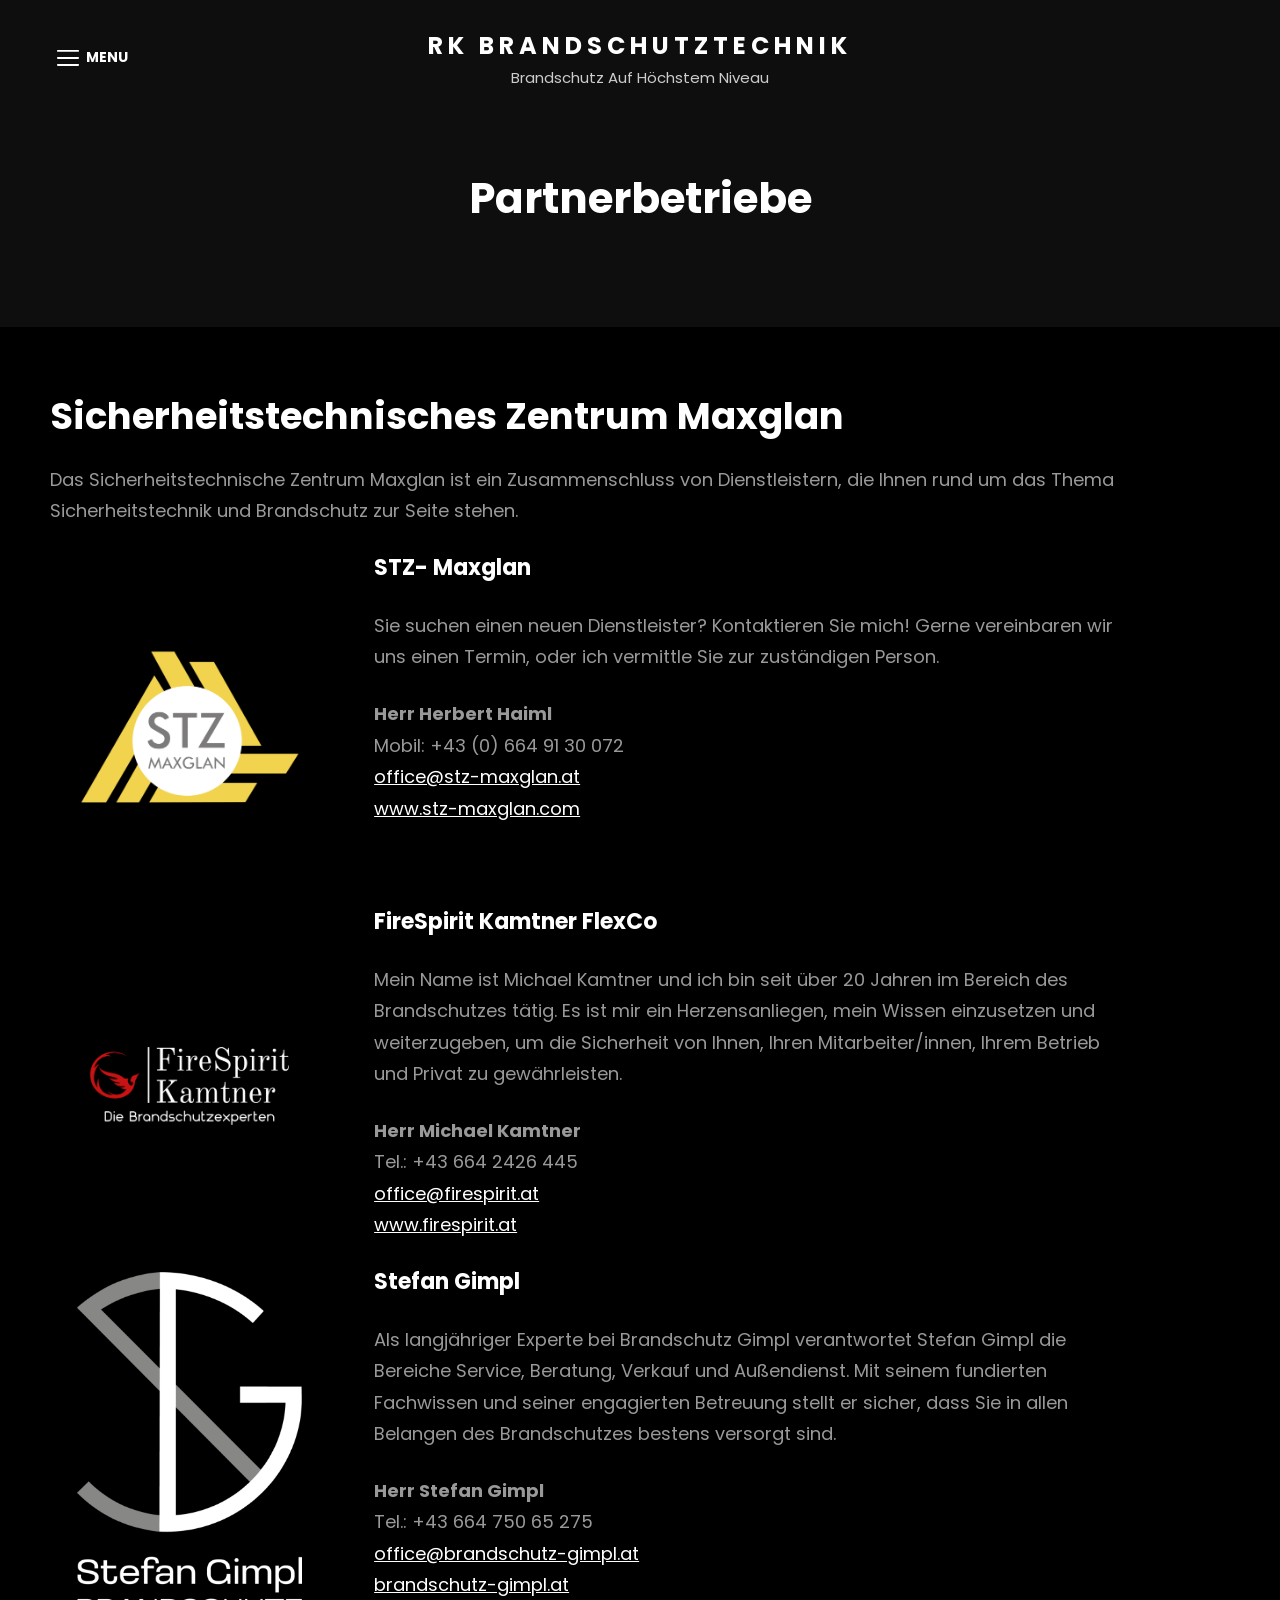
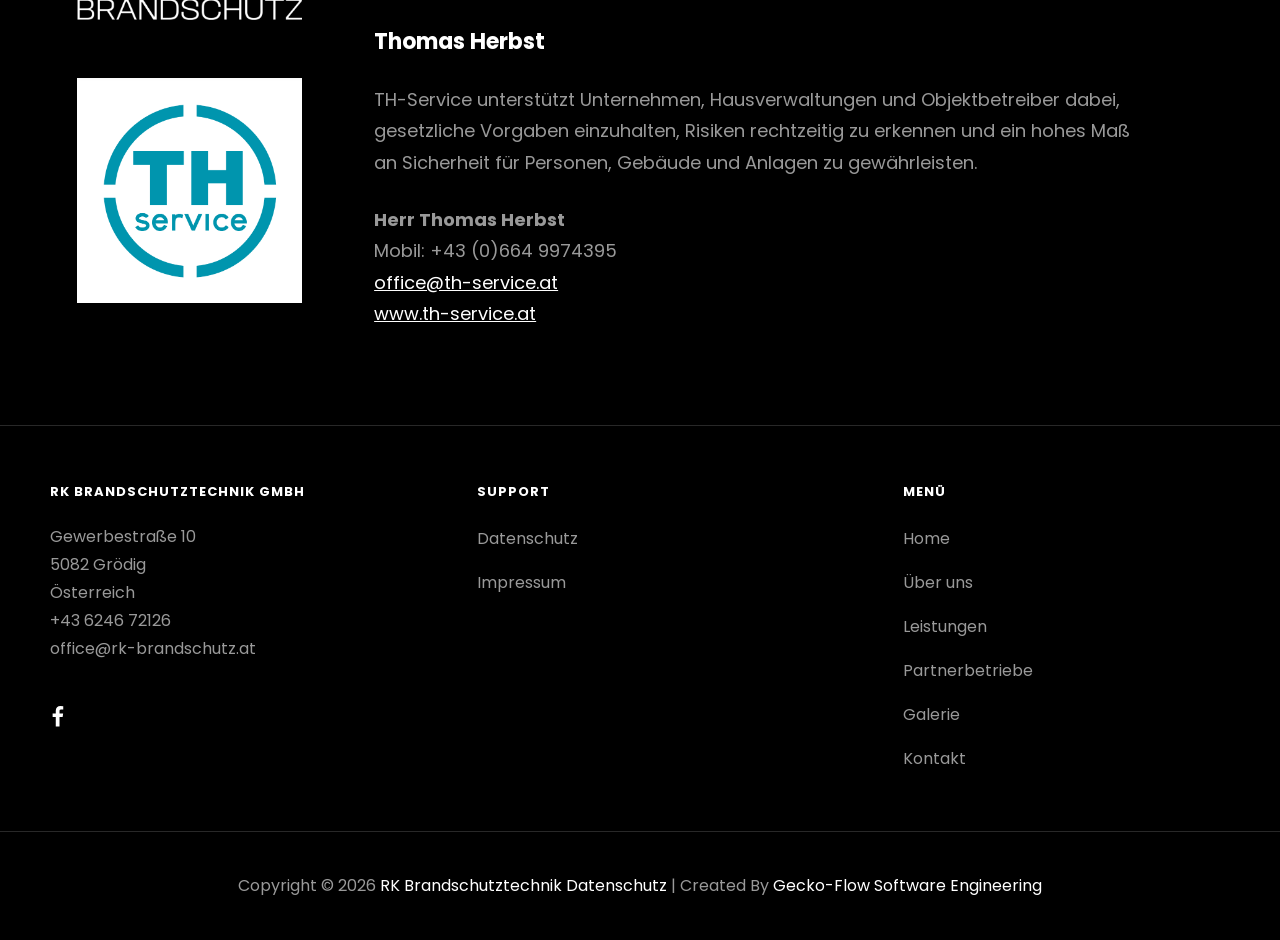
<file: partnerbetriebe/index.html>
<!doctype html>
<html lang="de">
<head>
	<meta charset="UTF-8">
	<meta name="viewport" content="width=device-width, initial-scale=1">
	<title>Partnerbetriebe &#8211; RK Brandschutztechnik</title>
	<meta name="robots" content="max-image-preview:large">
	<link rel="canonical" href="https://www.rk-brandschutz.at/partnerbetriebe/">
	<link rel="stylesheet" href="../assets/css/wp-core.css">
	<link rel="stylesheet" href="../assets/css/dashicons.min.css">
	<link rel="stylesheet" href="../assets/css/scroll-to-top.css">
	<link rel="stylesheet" href="../assets/css/fonts.css">
	<link rel="stylesheet" href="../assets/css/style.css">
	<link rel="stylesheet" href="../assets/css/blocks.css">
	<link rel="stylesheet" href="../assets/css/theme-custom.css">
	<script src="../assets/js/jquery.min.js"></script>
	<script src="../assets/js/jquery-migrate.min.js"></script>
	<script src="../assets/js/config.js"></script>
	<script src="../assets/js/scroll-to-top.js"></script>
</head>

<body class="wp-singular page-template-default page page-id-143 wp-embed-responsive wp-theme-scapeshot-pro group-blog fluid-layout navigation-full-screen no-sidebar full-width-layout excerpt color-scheme-default has-header-media absolute-header has-header-text has-social-floating">



	<div id="page" class="site">
		<a class="skip-link screen-reader-text" href="#content">Skip to content</a>

		<header id="masthead" class="site-header">
			<div class="site-header-main">

				<div class="header-blank"></div>
				<div class="wrapper">


<div class="site-branding">

	<div class="site-identity">
		<p class="site-title"><a href="../" rel="home">RK Brandschutztechnik</a></p>

					<p class="site-description">Brandschutz auf höchstem Niveau</p>
			</div><!-- .site-branding-text-->
</div><!-- .site-branding -->

					<div id="fullscreen-site-header-menu" class="fullscreen-site-header-menu">
	<div class="fullscreen-menu-wrapper">
		<div class="fullscreen-menu-toggle-wrapper">
			<button id="fullscreen-menu-toggle"  class="fullscreen-menu-toggle" aria-controls="fullscreen-menu" aria-expanded="false"><svg class="icon icon-menu" aria-hidden="true" role="img"> <use href="#icon-menu" xlink:href="#icon-menu"></use> </svg><svg class="icon icon-cancel" aria-hidden="true" role="img"> <use href="#icon-cancel" xlink:href="#icon-cancel"></use> </svg><span class="menu-label">Menu</span></button>
		</div><!-- .menu-toggle-wrapper -->

		<div class="fullscreen-menu-inside-wrapper">

<div class="site-branding">

	<div class="site-identity">
		<p class="site-title"><a href="../" rel="home">RK Brandschutztechnik</a></p>

					<p class="site-description">Brandschutz auf höchstem Niveau</p>
			</div><!-- .site-branding-text-->
</div><!-- .site-branding -->

			<div class="fullscreen-menu-inside-container">

								<div id="fullscreen-menu-left-wrap" class="menu-wrapper">
											<nav id="site-navigation" class="main-navigation" role="navigation" aria-label="Primary Menu">
							<ul id="primary-menu" class="menu nav-menu"><li id="menu-item-21" class="menu-item menu-item-type-post_type menu-item-object-page menu-item-21"><a href="../home/">Home</a></li>
<li id="menu-item-73" class="menu-item menu-item-type-post_type menu-item-object-page menu-item-73"><a href="../ueber-uns/">Über uns</a></li>
<li id="menu-item-63" class="menu-item menu-item-type-post_type menu-item-object-page menu-item-63"><a href="../leistungen/">Leistungen</a></li>
<li id="menu-item-148" class="menu-item menu-item-type-post_type menu-item-object-page current-menu-item page_item page-item-143 current_page_item menu-item-148"><a href="./" aria-current="page">Partnerbetriebe</a></li>
<li id="menu-item-16369" class="menu-item menu-item-type-post_type menu-item-object-page menu-item-16369"><a href="../gallery/">Galerie</a></li>
<li id="menu-item-72" class="menu-item menu-item-type-post_type menu-item-object-page menu-item-72"><a href="../kontakt/">Kontakt</a></li>
</ul>						</nav><!-- .main-navigation -->
									</div><!-- #fullscreen-menu-left-wrap -->

								<div id="fullscreen-menu-right-wrap">

										<div id="social-menu-wrapper" class="menu-wrapper">
						<nav class="social-navigation" role="navigation" aria-label="Social Menu">
	<div class="menu-social-container"><ul id="menu-social" class="social-links-menu"><li id="menu-item-5464" class="menu-item menu-item-type-custom menu-item-object-custom menu-item-5464"><a target="_blank" href="https://www.facebook.com/profile.php?id=100063628864035"><span class="screen-reader-text">facebook</span><svg class="icon icon-facebook" aria-hidden="true" role="img"> <use href="#icon-facebook" xlink:href="#icon-facebook"></use> </svg></a></li>
</ul></div></nav><!-- .social-navigation -->
					</div><!-- .menu-wrapper -->

										<div class="full-screen-text-wrapper">
													<h2>RK Brandschutztechnik GmbH</h2>

													<p>Gewerbestraße 10<br />
5082 Grödig<br />
Österreich</p>
											</div><!-- .full-screen-text-wrapper -->
									</div><!-- #fullscreen-menu-right-wrap -->
							</div><!-- .fullscreen-menu-inside-container -->
		</div><!-- .fullscreen-menu-inside-wrapper -->
	</div><!-- .fullscreen-menu-wrapper -->
</div><!-- .fullscreen-site-header-menu -->


<div class="site-branding">

	<div class="site-identity">
					<p class="site-title"><a href="../" rel="home">RK Brandschutztechnik</a></p>
					<p class="site-description">Brandschutz auf höchstem Niveau</p>
			</div><!-- .site-branding-text-->
</div><!-- .site-branding -->

											<div class="header-right-wrapper"></div><!-- .header-right-wrapper -->
										</div><!-- .wrapper -->
			</div><!-- .site-header-main -->
		</header><!-- #masthead -->

			<div id="floating-social" class="floating-social">
		<nav class="social-navigation" role="navigation" aria-label="Social Menu">
			<div class="menu-social-container"><ul id="menu-social-1" class="social-links-menu"><li class="menu-item menu-item-type-custom menu-item-object-custom menu-item-5464"><a target="_blank" href="https://www.facebook.com/profile.php?id=100063628864035"><span class="screen-reader-text">facebook</span><svg class="icon icon-facebook" aria-hidden="true" role="img"> <use href="#icon-facebook" xlink:href="#icon-facebook"></use> </svg></a></li>
</ul></div>		</nav><!-- .social-navigation -->
	</div><!--  .floating-social  -->

		<div class="custom-header header-media">
	<div class="wrapper">
		<div class="custom-header-media">
			<div id="wp-custom-header" class="wp-custom-header"></div>						<div class="custom-header-content sections header-media-section ">
			<div class="custom-header-content-wrapper">

				<div class="entry-header"><h1 class="entry-title">Partnerbetriebe</h1></div>

							</div><!-- .custom-header-content-wrapper -->
		</div><!-- .custom-header-content -->

								<div class="scroll-down">
						<span>Scroll</span>
						<svg class="icon icon-angle-down" aria-hidden="true" role="img"> <use href="#icon-angle-down" xlink:href="#icon-angle-down"></use> </svg>					</div><!-- .scroll-down -->

		</div>
	</div><!-- .wrapper -->
	<div class="custom-header-overlay"></div><!-- .custom-header-overlay -->
</div><!-- .custom-header -->






					<div id="content" class="site-content no-section-heading">
				<div class="wrapper">

	<div id="primary" class="content-area">
		<main id="main" class="site-main">

<article id="post-143" class="post-143 page type-page status-publish hentry">
		<!-- Page/Post Single Image Disabled or No Image set in Post Thumbnail -->
	<div class="entry-content">

		<h2 style="text-align: left;">Sicherheitstechnisches&nbsp;Zentrum Maxglan</h2>


<p class="wp-block-paragraph">Das Sicherheitstechnische Zentrum Maxglan ist ein Zusammenschluss von Dienstleistern, die Ihnen rund um das Thema Sicherheitstechnik und Brandschutz zur Seite stehen. </p>



<div class="wp-block-media-text alignwide is-stacked-on-mobile" style="grid-template-columns:20% auto"><figure class="wp-block-media-text__media"><img decoding="async" src="../assets/uploads/2023/03/RK_Brandschutz-Partnerlogo-3-1024x870.png" alt="" class="wp-image-16826 size-full"/></figure><div class="wp-block-media-text__content">
<h5 class="wp-block-heading">STZ- Maxglan</h5>



<p class="wp-block-paragraph">​Sie suchen einen neuen Dienstleister? Kontaktieren Sie mich! Gerne vereinbaren wir uns einen Termin, oder ich vermittle Sie zur zuständigen Person.</p>



<p class="wp-block-paragraph"><strong>Herr Herbert Haiml</strong><br>Mobil: +43 (0) 664 91 30 072<br><a href="mailto:office@stz-maxglan.at">office@stz-maxglan.at</a><br><a href="http://www.stz-maxglan.com/" target="_blank" rel="noreferrer noopener">www.stz-maxglan.com</a></p>



<p class="wp-block-paragraph">​</p>
</div></div>



<div class="wp-block-media-text alignwide is-stacked-on-mobile" style="grid-template-columns:20% auto"><figure class="wp-block-media-text__media"><img fetchpriority="high" decoding="async" width="1024" height="473" src="../assets/uploads/2026/05/FireSpirit-1024x473.png" alt="" class="wp-image-37188 size-full" srcset="../assets/uploads/2026/05/FireSpirit-1024x473.png 1024w, ../assets/uploads/2026/05/FireSpirit-300x138.png 300w, ../assets/uploads/2026/05/FireSpirit-768x355.png 768w, ../assets/uploads/2026/05/FireSpirit-1536x709.png 1536w, ../assets/uploads/2026/05/FireSpirit.png 1904w" sizes="(max-width: 1024px) 100vw, 1024px" /></figure><div class="wp-block-media-text__content">
<h5 class="wp-block-heading"><strong>FireSpirit Kamtner FlexCo</strong></h5>



<p class="wp-block-paragraph">Mein Name ist Michael Kamtner und ich bin seit über 20 Jahren im Bereich des Brandschutzes tätig. Es ist mir ein Herzensanliegen, mein Wissen einzusetzen und weiterzugeben, um die Sicherheit von Ihnen, Ihren Mitarbeiter/innen, Ihrem Betrieb und Privat zu gewährleisten.</p>



<p class="wp-block-paragraph"><strong>Herr Michael Kamtner</strong><br>Tel.: +43 664 2426 445<br><a href="mailto:office@firespirit.at">office@firespirit.at</a><br><a href="https://www.firespirit.at/">www.firespirit.at</a></p>
</div></div>



<div class="wp-block-media-text alignwide is-stacked-on-mobile" style="grid-template-columns:20% auto"><figure class="wp-block-media-text__media"><img decoding="async" width="664" height="1024" src="../assets/uploads/2026/05/Stefan-Gimpl-Logo-weiss_grau-664x1024.png" alt="" class="wp-image-37186 size-full" srcset="../assets/uploads/2026/05/Stefan-Gimpl-Logo-weiss_grau-664x1024.png 664w, ../assets/uploads/2026/05/Stefan-Gimpl-Logo-weiss_grau-194x300.png 194w, ../assets/uploads/2026/05/Stefan-Gimpl-Logo-weiss_grau-768x1185.png 768w, ../assets/uploads/2026/05/Stefan-Gimpl-Logo-weiss_grau-995x1536.png 995w, ../assets/uploads/2026/05/Stefan-Gimpl-Logo-weiss_grau.png 998w" sizes="(max-width: 664px) 100vw, 664px" /></figure><div class="wp-block-media-text__content">
<h5 class="wp-block-heading"><strong>Stefan Gimpl</strong></h5>



<p class="wp-block-paragraph">Als langjähriger Experte bei Brandschutz Gimpl verantwortet Stefan Gimpl die Bereiche Service, Beratung, Verkauf und Außendienst. Mit seinem fundierten Fachwissen und seiner engagierten Betreuung stellt er sicher, dass Sie in allen Belangen des Brandschutzes bestens versorgt sind.</p>



<p class="wp-block-paragraph"><strong>​Herr Stefan Gimpl</strong><br>Tel.: +43 664 750 65 275<br><a href="mailto:office@brandschutz-gimpl.at">office@brandschutz-gimpl.at</a><br><a href="https://brandschutz-gimpl.at/">brandschutz-gimpl.at</a></p>
</div></div>



<div class="wp-block-media-text alignwide is-stacked-on-mobile" style="grid-template-columns:20% auto"><figure class="wp-block-media-text__media"><img decoding="async" width="726" height="725" src="../assets/uploads/2026/05/Logo_Herbst_Thomas.png" alt="" class="wp-image-37187 size-full" srcset="../assets/uploads/2026/05/Logo_Herbst_Thomas.png 726w, ../assets/uploads/2026/05/Logo_Herbst_Thomas-300x300.png 300w, ../assets/uploads/2026/05/Logo_Herbst_Thomas-150x150.png 150w, ../assets/uploads/2026/05/Logo_Herbst_Thomas-640x640.png 640w, ../assets/uploads/2026/05/Logo_Herbst_Thomas-666x666.png 666w, ../assets/uploads/2026/05/Logo_Herbst_Thomas-96x96.png 96w, ../assets/uploads/2026/05/Logo_Herbst_Thomas-680x680.png 680w, ../assets/uploads/2026/05/Logo_Herbst_Thomas-50x50.png 50w" sizes="(max-width: 726px) 100vw, 726px" /></figure><div class="wp-block-media-text__content">
<h5 class="wp-block-heading"><strong>Thomas Herbst</strong></h5>



<p class="wp-block-paragraph">TH-Service unterstützt Unternehmen, Hausverwaltungen und Objektbetreiber dabei, gesetzliche Vorgaben einzuhalten, Risiken rechtzeitig zu erkennen und ein hohes Maß an Sicherheit für Personen, Gebäude und Anlagen zu gewährleisten.</p>



<p class="wp-block-paragraph"><strong>Herr Thomas Herbst</strong><br>Mobil: +43 (0)664 9974395<br><a href="mailto:office@th-service.at">office@th-service.at</a><br><a href="https://www.th-service.at/">www.th-service.at</a></p>
</div></div>
	</div><!-- .entry-content -->

	</article><!-- #post-143 -->
		</main><!-- #main -->
	</div><!-- #primary -->

			</div><!-- .wrapper -->
	</div><!-- #content -->







	<footer id="colophon" class="site-footer">



<aside class="widget-area footer-widget-area three" role="complementary">
	<div class="wrapper">
					<div class="widget-column footer-widget-1">
				<section id="custom_html-1" class="widget_text widget widget_custom_html"><h2 class="widget-title">RK Brandschutztechnik GmbH</h2><div class="textwidget custom-html-widget"><p>
Gewerbestraße 10 <br>
5082 Grödig <br>
Österreich <br>
+43 6246 72126 <br>
office@rk-brandschutz.at
</p></div></section><section id="ct-social-1" class="widget ct-social-widget ctsocialwidget social-navigation"><div class="menu-social-container"><ul id="menu-social-2" class="social-links-menu"><li class="menu-item menu-item-type-custom menu-item-object-custom menu-item-5464"><a target="_blank" href="https://www.facebook.com/profile.php?id=100063628864035"><span class="screen-reader-text">facebook</span><svg class="icon icon-facebook" aria-hidden="true" role="img"> <use href="#icon-facebook" xlink:href="#icon-facebook"></use> </svg></a></li>
</ul></div></section>			</div><!-- .widget-area -->

					<div class="widget-column footer-widget-2">
				<section id="nav_menu-1" class="widget widget_nav_menu"><h2 class="widget-title">Support</h2><div class="menu-secondary-menu-container"><ul id="menu-secondary-menu" class="menu"><li id="menu-item-16472" class="menu-item menu-item-type-post_type menu-item-object-page menu-item-privacy-policy menu-item-16472"><a rel="privacy-policy" href="../datenschutz/">Datenschutz</a></li>
<li id="menu-item-16473" class="menu-item menu-item-type-post_type menu-item-object-page menu-item-16473"><a href="../impressum/">Impressum</a></li>
</ul></div></section>			</div><!-- .widget-area -->

					<div class="widget-column footer-widget-3">
				<section id="nav_menu-2" class="widget widget_nav_menu"><h2 class="widget-title">Menü</h2><div class="menu-footer-navigation-container"><ul id="menu-footer-navigation" class="menu"><li id="menu-item-16476" class="menu-item menu-item-type-post_type menu-item-object-page menu-item-16476"><a href="../home/">Home</a></li>
<li id="menu-item-16478" class="menu-item menu-item-type-post_type menu-item-object-page menu-item-16478"><a href="../ueber-uns/">Über uns</a></li>
<li id="menu-item-16477" class="menu-item menu-item-type-post_type menu-item-object-page menu-item-16477"><a href="../leistungen/">Leistungen</a></li>
<li id="menu-item-16837" class="menu-item menu-item-type-post_type menu-item-object-page current-menu-item page_item page-item-143 current_page_item menu-item-16837"><a href="./" aria-current="page">Partnerbetriebe</a></li>
<li id="menu-item-16838" class="menu-item menu-item-type-post_type menu-item-object-page menu-item-16838"><a href="../gallery/">Galerie</a></li>
<li id="menu-item-16839" class="menu-item menu-item-type-post_type menu-item-object-page menu-item-16839"><a href="../kontakt/">Kontakt</a></li>
</ul></div></section>			</div><!-- .widget-area -->



	</div><!-- .footer-widgets-wrapper -->
</aside><!-- .footer-widgets -->


		<div id="site-generator" class="one">



<div class="site-info">Copyright © <span class="js-current-year">2026</span> <a href="../">RK Brandschutztechnik</a> <a class="privacy-policy-link" href="../datenschutz/" rel="privacy-policy">Datenschutz</a><span class="sep"> | </span>Created by <a target="_blank" href="https://www.gecko-flow.at">gecko-flow software engineering</a></div><!-- .site-info -->		</div><!-- #site-generator -->
	</footer><!-- #colophon -->


</div><!-- #page -->

<span id="cwt_to_top_scrollup" class="dashicons dashicons-arrow-up-alt2"><span class="screen-reader-text">Scroll Up</span></span><script src="../assets/js/skip-link-focus-fix.min.js"></script>
<script src="../assets/js/functions.min.js"></script>
<svg style="position: absolute; width: 0; height: 0; overflow: hidden;" version="1.1" xmlns="http://www.w3.org/2000/svg" xmlns:xlink="http://www.w3.org/1999/xlink">
<defs>
<symbol id="icon-behance" viewBox="0 0 37 32">
<path class="path1" d="M33 6.054h-9.125v2.214h9.125v-2.214zM28.5 13.661q-1.607 0-2.607 0.938t-1.107 2.545h7.286q-0.321-3.482-3.571-3.482zM28.786 24.107q1.125 0 2.179-0.571t1.357-1.554h3.946q-1.786 5.482-7.625 5.482-3.821 0-6.080-2.357t-2.259-6.196q0-3.714 2.33-6.17t6.009-2.455q2.464 0 4.295 1.214t2.732 3.196 0.902 4.429q0 0.304-0.036 0.839h-11.75q0 1.982 1.027 3.063t2.973 1.080zM4.946 23.214h5.286q3.661 0 3.661-2.982 0-3.214-3.554-3.214h-5.393v6.196zM4.946 13.625h5.018q1.393 0 2.205-0.652t0.813-2.027q0-2.571-3.393-2.571h-4.643v5.25zM0 4.536h10.607q1.554 0 2.768 0.25t2.259 0.848 1.607 1.723 0.563 2.75q0 3.232-3.071 4.696 2.036 0.571 3.071 2.054t1.036 3.643q0 1.339-0.438 2.438t-1.179 1.848-1.759 1.268-2.161 0.75-2.393 0.232h-10.911v-22.5z"></path>
</symbol>

<symbol id="icon-deviantart" viewBox="0 0 18 32">
<path class="path1" d="M18.286 5.411l-5.411 10.393 0.429 0.554h4.982v7.411h-9.054l-0.786 0.536-2.536 4.875-0.536 0.536h-5.375v-5.411l5.411-10.411-0.429-0.536h-4.982v-7.411h9.054l0.786-0.536 2.536-4.875 0.536-0.536h5.375v5.411z"></path>
</symbol>

<symbol id="icon-discord" viewBox="0 0 640 512">
<path d="M524.531,69.836a1.5,1.5,0,0,0-.764-.7A485.065,485.065,0,0,0,404.081,32.03a1.816,1.816,0,0,0-1.923.91,337.461,337.461,0,0,0-14.9,30.6,447.848,447.848,0,0,0-134.426,0,309.541,309.541,0,0,0-15.135-30.6,1.89,1.89,0,0,0-1.924-.91A483.689,483.689,0,0,0,116.085,69.137a1.712,1.712,0,0,0-.788.676C39.068,183.651,18.186,294.69,28.43,404.354a2.016,2.016,0,0,0,.765,1.375A487.666,487.666,0,0,0,176.02,479.918a1.9,1.9,0,0,0,2.063-.676A348.2,348.2,0,0,0,208.12,430.4a1.86,1.86,0,0,0-1.019-2.588,321.173,321.173,0,0,1-45.868-21.853,1.885,1.885,0,0,1-.185-3.126c3.082-2.309,6.166-4.711,9.109-7.137a1.819,1.819,0,0,1,1.9-.256c96.229,43.917,200.41,43.917,295.5,0a1.812,1.812,0,0,1,1.924.233c2.944,2.426,6.027,4.851,9.132,7.16a1.884,1.884,0,0,1-.162,3.126,301.407,301.407,0,0,1-45.89,21.83,1.875,1.875,0,0,0-1,2.611,391.055,391.055,0,0,0,30.014,48.815,1.864,1.864,0,0,0,2.063.7A486.048,486.048,0,0,0,610.7,405.729a1.882,1.882,0,0,0,.765-1.352C623.729,277.594,590.933,167.465,524.531,69.836ZM222.491,337.58c-28.972,0-52.844-26.587-52.844-59.239S193.056,219.1,222.491,219.1c29.665,0,53.306,26.82,52.843,59.239C275.334,310.993,251.924,337.58,222.491,337.58Zm195.38,0c-28.971,0-52.843-26.587-52.843-59.239S388.437,219.1,417.871,219.1c29.667,0,53.307,26.82,52.844,59.239C470.715,310.993,447.538,337.58,417.871,337.58Z"/></symbol>

<symbol id="icon-medium" viewBox="0 0 32 32">
<path class="path1" d="M10.661 7.518v20.946q0 0.446-0.223 0.759t-0.652 0.313q-0.304 0-0.589-0.143l-8.304-4.161q-0.375-0.179-0.634-0.598t-0.259-0.83v-20.357q0-0.357 0.179-0.607t0.518-0.25q0.25 0 0.786 0.268l9.125 4.571q0.054 0.054 0.054 0.089zM11.804 9.321l9.536 15.464-9.536-4.75v-10.714zM32 9.643v18.821q0 0.446-0.25 0.723t-0.679 0.277-0.839-0.232l-7.875-3.929zM31.946 7.5q0 0.054-4.58 7.491t-5.366 8.705l-6.964-11.321 5.786-9.411q0.304-0.5 0.929-0.5 0.25 0 0.464 0.107l9.661 4.821q0.071 0.036 0.071 0.107z"></path>
</symbol>

<symbol id="icon-slideshare" viewBox="0 0 32 32">
<path class="path1" d="M15.589 13.214q0 1.482-1.134 2.545t-2.723 1.063-2.723-1.063-1.134-2.545q0-1.5 1.134-2.554t2.723-1.054 2.723 1.054 1.134 2.554zM24.554 13.214q0 1.482-1.125 2.545t-2.732 1.063q-1.589 0-2.723-1.063t-1.134-2.545q0-1.5 1.134-2.554t2.723-1.054q1.607 0 2.732 1.054t1.125 2.554zM28.571 16.429v-11.911q0-1.554-0.571-2.205t-1.982-0.652h-19.857q-1.482 0-2.009 0.607t-0.527 2.25v12.018q0.768 0.411 1.58 0.714t1.446 0.5 1.446 0.33 1.268 0.196 1.25 0.071 1.045 0.009 1.009-0.036 0.795-0.036q1.214-0.018 1.696 0.482 0.107 0.107 0.179 0.161 0.464 0.446 1.089 0.911 0.125-1.625 2.107-1.554 0.089 0 0.652 0.027t0.768 0.036 0.813 0.018 0.946-0.018 0.973-0.080 1.089-0.152 1.107-0.241 1.196-0.348 1.205-0.482 1.286-0.616zM31.482 16.339q-2.161 2.661-6.643 4.5 1.5 5.089-0.411 8.304-1.179 2.018-3.268 2.643-1.857 0.571-3.25-0.268-1.536-0.911-1.464-2.929l-0.018-5.821v-0.018q-0.143-0.036-0.438-0.107t-0.42-0.089l-0.018 6.036q0.071 2.036-1.482 2.929-1.411 0.839-3.268 0.268-2.089-0.643-3.25-2.679-1.875-3.214-0.393-8.268-4.482-1.839-6.643-4.5-0.446-0.661-0.071-1.125t1.071 0.018q0.054 0.036 0.196 0.125t0.196 0.143v-12.393q0-1.286 0.839-2.196t2.036-0.911h22.446q1.196 0 2.036 0.911t0.839 2.196v12.393l0.375-0.268q0.696-0.482 1.071-0.018t-0.071 1.125z"></path>
</symbol>

<symbol id="icon-snapchat-ghost" viewBox="0 0 30 32">
<path class="path1" d="M15.143 2.286q2.393-0.018 4.295 1.223t2.92 3.438q0.482 1.036 0.482 3.196 0 0.839-0.161 3.411 0.25 0.125 0.5 0.125 0.321 0 0.911-0.241t0.911-0.241q0.518 0 1 0.321t0.482 0.821q0 0.571-0.563 0.964t-1.232 0.563-1.232 0.518-0.563 0.848q0 0.268 0.214 0.768 0.661 1.464 1.83 2.679t2.58 1.804q0.5 0.214 1.429 0.411 0.5 0.107 0.5 0.625 0 1.25-3.911 1.839-0.125 0.196-0.196 0.696t-0.25 0.83-0.589 0.33q-0.357 0-1.107-0.116t-1.143-0.116q-0.661 0-1.107 0.089-0.571 0.089-1.125 0.402t-1.036 0.679-1.036 0.723-1.357 0.598-1.768 0.241q-0.929 0-1.723-0.241t-1.339-0.598-1.027-0.723-1.036-0.679-1.107-0.402q-0.464-0.089-1.125-0.089-0.429 0-1.17 0.134t-1.045 0.134q-0.446 0-0.625-0.33t-0.25-0.848-0.196-0.714q-3.911-0.589-3.911-1.839 0-0.518 0.5-0.625 0.929-0.196 1.429-0.411 1.393-0.571 2.58-1.804t1.83-2.679q0.214-0.5 0.214-0.768 0-0.5-0.563-0.848t-1.241-0.527-1.241-0.563-0.563-0.938q0-0.482 0.464-0.813t0.982-0.33q0.268 0 0.857 0.232t0.946 0.232q0.321 0 0.571-0.125-0.161-2.536-0.161-3.393 0-2.179 0.482-3.214 1.143-2.446 3.071-3.536t4.714-1.125z"></path>
</symbol>

<symbol id="icon-yelp" viewBox="0 0 27 32">
<path class="path1" d="M13.804 23.554v2.268q-0.018 5.214-0.107 5.446-0.214 0.571-0.911 0.714-0.964 0.161-3.241-0.679t-2.902-1.589q-0.232-0.268-0.304-0.643-0.018-0.214 0.071-0.464 0.071-0.179 0.607-0.839t3.232-3.857q0.018 0 1.071-1.25 0.268-0.339 0.705-0.438t0.884 0.063q0.429 0.179 0.67 0.518t0.223 0.75zM11.143 19.071q-0.054 0.982-0.929 1.25l-2.143 0.696q-4.911 1.571-5.214 1.571-0.625-0.036-0.964-0.643-0.214-0.446-0.304-1.339-0.143-1.357 0.018-2.973t0.536-2.223 1-0.571q0.232 0 3.607 1.375 1.25 0.518 2.054 0.839l1.5 0.607q0.411 0.161 0.634 0.545t0.205 0.866zM25.893 24.375q-0.125 0.964-1.634 2.875t-2.42 2.268q-0.661 0.25-1.125-0.125-0.25-0.179-3.286-5.125l-0.839-1.375q-0.25-0.375-0.205-0.821t0.348-0.821q0.625-0.768 1.482-0.464 0.018 0.018 2.125 0.714 3.625 1.179 4.321 1.42t0.839 0.366q0.5 0.393 0.393 1.089zM13.893 13.089q0.089 1.821-0.964 2.179-1.036 0.304-2.036-1.268l-6.75-10.679q-0.143-0.625 0.339-1.107 0.732-0.768 3.705-1.598t4.009-0.563q0.714 0.179 0.875 0.804 0.054 0.321 0.393 5.455t0.429 6.777zM25.714 15.018q0.054 0.696-0.464 1.054-0.268 0.179-5.875 1.536-1.196 0.268-1.625 0.411l0.018-0.036q-0.411 0.107-0.821-0.071t-0.661-0.571q-0.536-0.839 0-1.554 0.018-0.018 1.339-1.821 2.232-3.054 2.679-3.643t0.607-0.696q0.5-0.339 1.161-0.036 0.857 0.411 2.196 2.384t1.446 2.991v0.054z"></path>
</symbol>

<symbol id="icon-vine" viewBox="0 0 27 32">
<path class="path1" d="M26.732 14.768v3.536q-1.804 0.411-3.536 0.411-1.161 2.429-2.955 4.839t-3.241 3.848-2.286 1.902q-1.429 0.804-2.893-0.054-0.5-0.304-1.080-0.777t-1.518-1.491-1.83-2.295-1.92-3.286-1.884-4.357-1.634-5.616-1.259-6.964h5.054q0.464 3.893 1.25 7.116t1.866 5.661 2.17 4.205 2.5 3.482q3.018-3.018 5.125-7.25-2.536-1.286-3.982-3.929t-1.446-5.946q0-3.429 1.857-5.616t5.071-2.188q3.179 0 4.875 1.884t1.696 5.313q0 2.839-1.036 5.107-0.125 0.018-0.348 0.054t-0.821 0.036-1.125-0.107-1.107-0.455-0.902-0.92q0.554-1.839 0.554-3.286 0-1.554-0.518-2.357t-1.411-0.804q-0.946 0-1.518 0.884t-0.571 2.509q0 3.321 1.875 5.241t4.768 1.92q1.107 0 2.161-0.25z"></path>
</symbol>

<symbol id="icon-vk" viewBox="0 0 35 32">
<path class="path1" d="M34.232 9.286q0.411 1.143-2.679 5.25-0.429 0.571-1.161 1.518-1.393 1.786-1.607 2.339-0.304 0.732 0.25 1.446 0.304 0.375 1.446 1.464h0.018l0.071 0.071q2.518 2.339 3.411 3.946 0.054 0.089 0.116 0.223t0.125 0.473-0.009 0.607-0.446 0.491-1.054 0.223l-4.571 0.071q-0.429 0.089-1-0.089t-0.929-0.393l-0.357-0.214q-0.536-0.375-1.25-1.143t-1.223-1.384-1.089-1.036-1.009-0.277q-0.054 0.018-0.143 0.063t-0.304 0.259-0.384 0.527-0.304 0.929-0.116 1.384q0 0.268-0.063 0.491t-0.134 0.33l-0.071 0.089q-0.321 0.339-0.946 0.393h-2.054q-1.268 0.071-2.607-0.295t-2.348-0.946-1.839-1.179-1.259-1.027l-0.446-0.429q-0.179-0.179-0.491-0.536t-1.277-1.625-1.893-2.696-2.188-3.768-2.33-4.857q-0.107-0.286-0.107-0.482t0.054-0.286l0.071-0.107q0.268-0.339 1.018-0.339l4.893-0.036q0.214 0.036 0.411 0.116t0.286 0.152l0.089 0.054q0.286 0.196 0.429 0.571 0.357 0.893 0.821 1.848t0.732 1.455l0.286 0.518q0.518 1.071 1 1.857t0.866 1.223 0.741 0.688 0.607 0.25 0.482-0.089q0.036-0.018 0.089-0.089t0.214-0.393 0.241-0.839 0.17-1.446 0-2.232q-0.036-0.714-0.161-1.304t-0.25-0.821l-0.107-0.214q-0.446-0.607-1.518-0.768-0.232-0.036 0.089-0.429 0.304-0.339 0.679-0.536 0.946-0.464 4.268-0.429 1.464 0.018 2.411 0.232 0.357 0.089 0.598 0.241t0.366 0.429 0.188 0.571 0.063 0.813-0.018 0.982-0.045 1.259-0.027 1.473q0 0.196-0.018 0.75t-0.009 0.857 0.063 0.723 0.205 0.696 0.402 0.438q0.143 0.036 0.304 0.071t0.464-0.196 0.679-0.616 0.929-1.196 1.214-1.92q1.071-1.857 1.911-4.018 0.071-0.179 0.179-0.313t0.196-0.188l0.071-0.054 0.089-0.045t0.232-0.054 0.357-0.009l5.143-0.036q0.696-0.089 1.143 0.045t0.554 0.295z"></path>
</symbol>

<symbol id="icon-search" viewBox="0 0 30 32">
<path class="path1" d="M20.571 14.857q0-3.304-2.348-5.652t-5.652-2.348-5.652 2.348-2.348 5.652 2.348 5.652 5.652 2.348 5.652-2.348 2.348-5.652zM29.714 29.714q0 0.929-0.679 1.607t-1.607 0.679q-0.964 0-1.607-0.679l-6.125-6.107q-3.196 2.214-7.125 2.214-2.554 0-4.884-0.991t-4.018-2.679-2.679-4.018-0.991-4.884 0.991-4.884 2.679-4.018 4.018-2.679 4.884-0.991 4.884 0.991 4.018 2.679 2.679 4.018 0.991 4.884q0 3.929-2.214 7.125l6.125 6.125q0.661 0.661 0.661 1.607z"></path>
</symbol>

<symbol id="icon-envelope-o" viewBox="0 0 1792 1792">
<path d="M1664 1504v-768q-32 36-69 66-268 206-426 338-51 43-83 67t-86.5 48.5-102.5 24.5h-2q-48 0-102.5-24.5t-86.5-48.5-83-67q-158-132-426-338-37-30-69-66v768q0 13 9.5 22.5t22.5 9.5h1472q13 0 22.5-9.5t9.5-22.5zm0-1051v-24.5l-.5-13-3-12.5-5.5-9-9-7.5-14-2.5h-1472q-13 0-22.5 9.5t-9.5 22.5q0 168 147 284 193 152 401 317 6 5 35 29.5t46 37.5 44.5 31.5 50.5 27.5 43 9h2q20 0 43-9t50.5-27.5 44.5-31.5 46-37.5 35-29.5q208-165 401-317 54-43 100.5-115.5t46.5-131.5zm128-37v1088q0 66-47 113t-113 47h-1472q-66 0-113-47t-47-113v-1088q0-66 47-113t113-47h1472q66 0 113 47t47 113z"></path>
</symbol>

<symbol id="icon-close" viewBox="0 0 25 32">
<path class="path1" d="M23.179 23.607q0 0.714-0.5 1.214l-2.429 2.429q-0.5 0.5-1.214 0.5t-1.214-0.5l-5.25-5.25-5.25 5.25q-0.5 0.5-1.214 0.5t-1.214-0.5l-2.429-2.429q-0.5-0.5-0.5-1.214t0.5-1.214l5.25-5.25-5.25-5.25q-0.5-0.5-0.5-1.214t0.5-1.214l2.429-2.429q0.5-0.5 1.214-0.5t1.214 0.5l5.25 5.25 5.25-5.25q0.5-0.5 1.214-0.5t1.214 0.5l2.429 2.429q0.5 0.5 0.5 1.214t-0.5 1.214l-5.25 5.25 5.25 5.25q0.5 0.5 0.5 1.214z"></path>
</symbol>

<symbol id="icon-angle-left" viewBox="0 0 1792 1792">
<path class="path1" d="M1203 544q0 13-10 23l-393 393 393 393q10 10 10 23t-10 23l-50 50q-10 10-23 10t-23-10l-466-466q-10-10-10-23t10-23l466-466q10-10 23-10t23 10l50 50q10 10 10 23z"></path>
</symbol>

<symbol id="icon-angle-right" viewBox="0 0 1792 1792">
<path class="path1" d="M1171 960q0 13-10 23l-466 466q-10 10-23 10t-23-10l-50-50q-10-10-10-23t10-23l393-393-393-393q-10-10-10-23t10-23l50-50q10-10 23-10t23 10l466 466q10 10 10 23z"></path>
</symbol>

<symbol id="icon-angle-down" viewBox="0 0 21 32">
<path class="path1" d="M19.196 13.143q0 0.232-0.179 0.411l-8.321 8.321q-0.179 0.179-0.411 0.179t-0.411-0.179l-8.321-8.321q-0.179-0.179-0.179-0.411t0.179-0.411l0.893-0.893q0.179-0.179 0.411-0.179t0.411 0.179l7.018 7.018 7.018-7.018q0.179-0.179 0.411-0.179t0.411 0.179l0.893 0.893q0.179 0.179 0.179 0.411z"></path>
</symbol>

<symbol id="icon-folder-open" viewBox="0 0 34 32">
<path class="path1" d="M33.554 17q0 0.554-0.554 1.179l-6 7.071q-0.768 0.911-2.152 1.545t-2.563 0.634h-19.429q-0.607 0-1.080-0.232t-0.473-0.768q0-0.554 0.554-1.179l6-7.071q0.768-0.911 2.152-1.545t2.563-0.634h19.429q0.607 0 1.080 0.232t0.473 0.768zM27.429 10.857v2.857h-14.857q-1.679 0-3.518 0.848t-2.929 2.134l-6.107 7.179q0-0.071-0.009-0.223t-0.009-0.223v-17.143q0-1.643 1.179-2.821t2.821-1.179h5.714q1.643 0 2.821 1.179t1.179 2.821v0.571h9.714q1.643 0 2.821 1.179t1.179 2.821z"></path>
</symbol>

<symbol id="icon-twitter" viewBox="0 0 30 32">
<path class="path1" d="M28.929 7.286q-1.196 1.75-2.893 2.982 0.018 0.25 0.018 0.75 0 2.321-0.679 4.634t-2.063 4.437-3.295 3.759-4.607 2.607-5.768 0.973q-4.839 0-8.857-2.589 0.625 0.071 1.393 0.071 4.018 0 7.161-2.464-1.875-0.036-3.357-1.152t-2.036-2.848q0.589 0.089 1.089 0.089 0.768 0 1.518-0.196-2-0.411-3.313-1.991t-1.313-3.67v-0.071q1.214 0.679 2.607 0.732-1.179-0.786-1.875-2.054t-0.696-2.75q0-1.571 0.786-2.911 2.161 2.661 5.259 4.259t6.634 1.777q-0.143-0.679-0.143-1.321 0-2.393 1.688-4.080t4.080-1.688q2.5 0 4.214 1.821 1.946-0.375 3.661-1.393-0.661 2.054-2.536 3.179 1.661-0.179 3.321-0.893z"></path>
</symbol>

<symbol id="icon-x-twitter" viewBox="0 0 512 512">
	<path d="M389.2 48h70.6L305.6 224.2 487 464H345L233.7 318.6 106.5 464H35.8L200.7 275.5 26.8 48H172.4L272.9 180.9 389.2 48zM364.4 421.8h39.1L151.1 88h-42L364.4 421.8z"></path>
</symbol>

<symbol id="icon-facebook" viewBox="0 0 19 32">
<path class="path1" d="M17.125 0.214v4.714h-2.804q-1.536 0-2.071 0.643t-0.536 1.929v3.375h5.232l-0.696 5.286h-4.536v13.554h-5.464v-13.554h-4.554v-5.286h4.554v-3.893q0-3.321 1.857-5.152t4.946-1.83q2.625 0 4.071 0.214z"></path>
</symbol>

<symbol id="icon-github" viewBox="0 0 27 32">
<path class="path1" d="M13.714 2.286q3.732 0 6.884 1.839t4.991 4.991 1.839 6.884q0 4.482-2.616 8.063t-6.759 4.955q-0.482 0.089-0.714-0.125t-0.232-0.536q0-0.054 0.009-1.366t0.009-2.402q0-1.732-0.929-2.536 1.018-0.107 1.83-0.321t1.679-0.696 1.446-1.188 0.946-1.875 0.366-2.688q0-2.125-1.411-3.679 0.661-1.625-0.143-3.643-0.5-0.161-1.446 0.196t-1.643 0.786l-0.679 0.429q-1.661-0.464-3.429-0.464t-3.429 0.464q-0.286-0.196-0.759-0.482t-1.491-0.688-1.518-0.241q-0.804 2.018-0.143 3.643-1.411 1.554-1.411 3.679 0 1.518 0.366 2.679t0.938 1.875 1.438 1.196 1.679 0.696 1.83 0.321q-0.696 0.643-0.875 1.839-0.375 0.179-0.804 0.268t-1.018 0.089-1.17-0.384-0.991-1.116q-0.339-0.571-0.866-0.929t-0.884-0.429l-0.357-0.054q-0.375 0-0.518 0.080t-0.089 0.205 0.161 0.25 0.232 0.214l0.125 0.089q0.393 0.179 0.777 0.679t0.563 0.911l0.179 0.411q0.232 0.679 0.786 1.098t1.196 0.536 1.241 0.125 0.991-0.063l0.411-0.071q0 0.679 0.009 1.58t0.009 0.973q0 0.321-0.232 0.536t-0.714 0.125q-4.143-1.375-6.759-4.955t-2.616-8.063q0-3.732 1.839-6.884t4.991-4.991 6.884-1.839zM5.196 21.982q0.054-0.125-0.125-0.214-0.179-0.054-0.232 0.036-0.054 0.125 0.125 0.214 0.161 0.107 0.232-0.036zM5.75 22.589q0.125-0.089-0.036-0.286-0.179-0.161-0.286-0.054-0.125 0.089 0.036 0.286 0.179 0.179 0.286 0.054zM6.286 23.393q0.161-0.125 0-0.339-0.143-0.232-0.304-0.107-0.161 0.089 0 0.321t0.304 0.125zM7.036 24.143q0.143-0.143-0.071-0.339-0.214-0.214-0.357-0.054-0.161 0.143 0.071 0.339 0.214 0.214 0.357 0.054zM8.054 24.589q0.054-0.196-0.232-0.286-0.268-0.071-0.339 0.125t0.232 0.268q0.268 0.107 0.339-0.107zM9.179 24.679q0-0.232-0.304-0.196-0.286 0-0.286 0.196 0 0.232 0.304 0.196 0.286 0 0.286-0.196zM10.214 24.5q-0.036-0.196-0.321-0.161-0.286 0.054-0.25 0.268t0.321 0.143 0.25-0.25z"></path>
</symbol>

<symbol id="icon-bars" viewBox="0 0 27 32">
<path class="path1" d="M27.429 24v2.286q0 0.464-0.339 0.804t-0.804 0.339h-25.143q-0.464 0-0.804-0.339t-0.339-0.804v-2.286q0-0.464 0.339-0.804t0.804-0.339h25.143q0.464 0 0.804 0.339t0.339 0.804zM27.429 14.857v2.286q0 0.464-0.339 0.804t-0.804 0.339h-25.143q-0.464 0-0.804-0.339t-0.339-0.804v-2.286q0-0.464 0.339-0.804t0.804-0.339h25.143q0.464 0 0.804 0.339t0.339 0.804zM27.429 5.714v2.286q0 0.464-0.339 0.804t-0.804 0.339h-25.143q-0.464 0-0.804-0.339t-0.339-0.804v-2.286q0-0.464 0.339-0.804t0.804-0.339h25.143q0.464 0 0.804 0.339t0.339 0.804z"></path>
</symbol>

<symbol id="icon-google-plus" viewBox="0 0 41 32">
<path class="path1" d="M25.661 16.304q0 3.714-1.554 6.616t-4.429 4.536-6.589 1.634q-2.661 0-5.089-1.036t-4.179-2.786-2.786-4.179-1.036-5.089 1.036-5.089 2.786-4.179 4.179-2.786 5.089-1.036q5.107 0 8.768 3.429l-3.554 3.411q-2.089-2.018-5.214-2.018-2.196 0-4.063 1.107t-2.955 3.009-1.089 4.152 1.089 4.152 2.955 3.009 4.063 1.107q1.482 0 2.723-0.411t2.045-1.027 1.402-1.402 0.875-1.482 0.384-1.321h-7.429v-4.5h12.357q0.214 1.125 0.214 2.179zM41.143 14.125v3.75h-3.732v3.732h-3.75v-3.732h-3.732v-3.75h3.732v-3.732h3.75v3.732h3.732z"></path>
</symbol>

<symbol id="icon-linkedin" viewBox="0 0 27 32">
<path class="path1" d="M6.232 11.161v17.696h-5.893v-17.696h5.893zM6.607 5.696q0.018 1.304-0.902 2.179t-2.42 0.875h-0.036q-1.464 0-2.357-0.875t-0.893-2.179q0-1.321 0.92-2.188t2.402-0.866 2.375 0.866 0.911 2.188zM27.429 18.714v10.143h-5.875v-9.464q0-1.875-0.723-2.938t-2.259-1.063q-1.125 0-1.884 0.616t-1.134 1.527q-0.196 0.536-0.196 1.446v9.875h-5.875q0.036-7.125 0.036-11.554t-0.018-5.286l-0.018-0.857h5.875v2.571h-0.036q0.357-0.571 0.732-1t1.009-0.929 1.554-0.777 2.045-0.277q3.054 0 4.911 2.027t1.857 5.938z"></path>
</symbol>

<symbol id="icon-quote-right" viewBox="0 0 30 32">
<path class="path1" d="M13.714 5.714v12.571q0 1.857-0.723 3.545t-1.955 2.92-2.92 1.955-3.545 0.723h-1.143q-0.464 0-0.804-0.339t-0.339-0.804v-2.286q0-0.464 0.339-0.804t0.804-0.339h1.143q1.893 0 3.232-1.339t1.339-3.232v-0.571q0-0.714-0.5-1.214t-1.214-0.5h-4q-1.429 0-2.429-1t-1-2.429v-6.857q0-1.429 1-2.429t2.429-1h6.857q1.429 0 2.429 1t1 2.429zM29.714 5.714v12.571q0 1.857-0.723 3.545t-1.955 2.92-2.92 1.955-3.545 0.723h-1.143q-0.464 0-0.804-0.339t-0.339-0.804v-2.286q0-0.464 0.339-0.804t0.804-0.339h1.143q1.893 0 3.232-1.339t1.339-3.232v-0.571q0-0.714-0.5-1.214t-1.214-0.5h-4q-1.429 0-2.429-1t-1-2.429v-6.857q0-1.429 1-2.429t2.429-1h6.857q1.429 0 2.429 1t1 2.429z"></path>
</symbol>

<symbol id="icon-mail-reply" viewBox="0 0 32 32">
<path class="path1" d="M32 20q0 2.964-2.268 8.054-0.054 0.125-0.188 0.429t-0.241 0.536-0.232 0.393q-0.214 0.304-0.5 0.304-0.268 0-0.42-0.179t-0.152-0.446q0-0.161 0.045-0.473t0.045-0.42q0.089-1.214 0.089-2.196 0-1.804-0.313-3.232t-0.866-2.473-1.429-1.804-1.884-1.241-2.375-0.759-2.75-0.384-3.134-0.107h-4v4.571q0 0.464-0.339 0.804t-0.804 0.339-0.804-0.339l-9.143-9.143q-0.339-0.339-0.339-0.804t0.339-0.804l9.143-9.143q0.339-0.339 0.804-0.339t0.804 0.339 0.339 0.804v4.571h4q12.732 0 15.625 7.196 0.946 2.393 0.946 5.946z"></path>
</symbol>

<symbol id="icon-youtube" viewBox="0 0 27 32">
<path class="path1" d="M17.339 22.214v3.768q0 1.196-0.696 1.196-0.411 0-0.804-0.393v-5.375q0.393-0.393 0.804-0.393 0.696 0 0.696 1.196zM23.375 22.232v0.821h-1.607v-0.821q0-1.214 0.804-1.214t0.804 1.214zM6.125 18.339h1.911v-1.679h-5.571v1.679h1.875v10.161h1.786v-10.161zM11.268 28.5h1.589v-8.821h-1.589v6.75q-0.536 0.75-1.018 0.75-0.321 0-0.375-0.375-0.018-0.054-0.018-0.625v-6.5h-1.589v6.982q0 0.875 0.143 1.304 0.214 0.661 1.036 0.661 0.857 0 1.821-1.089v0.964zM18.929 25.857v-3.518q0-1.304-0.161-1.768-0.304-1-1.268-1-0.893 0-1.661 0.964v-3.875h-1.589v11.839h1.589v-0.857q0.804 0.982 1.661 0.982 0.964 0 1.268-0.982 0.161-0.482 0.161-1.786zM24.964 25.679v-0.232h-1.625q0 0.911-0.036 1.089-0.125 0.643-0.714 0.643-0.821 0-0.821-1.232v-1.554h3.196v-1.839q0-1.411-0.482-2.071-0.696-0.911-1.893-0.911-1.214 0-1.911 0.911-0.5 0.661-0.5 2.071v3.089q0 1.411 0.518 2.071 0.696 0.911 1.929 0.911 1.286 0 1.929-0.946 0.321-0.482 0.375-0.964 0.036-0.161 0.036-1.036zM14.107 9.375v-3.75q0-1.232-0.768-1.232t-0.768 1.232v3.75q0 1.25 0.768 1.25t0.768-1.25zM26.946 22.786q0 4.179-0.464 6.25-0.25 1.054-1.036 1.768t-1.821 0.821q-3.286 0.375-9.911 0.375t-9.911-0.375q-1.036-0.107-1.83-0.821t-1.027-1.768q-0.464-2-0.464-6.25 0-4.179 0.464-6.25 0.25-1.054 1.036-1.768t1.839-0.839q3.268-0.357 9.893-0.357t9.911 0.357q1.036 0.125 1.83 0.839t1.027 1.768q0.464 2 0.464 6.25zM9.125 0h1.821l-2.161 7.125v4.839h-1.786v-4.839q-0.25-1.321-1.089-3.786-0.661-1.839-1.161-3.339h1.893l1.268 4.696zM15.732 5.946v3.125q0 1.446-0.5 2.107-0.661 0.911-1.893 0.911-1.196 0-1.875-0.911-0.5-0.679-0.5-2.107v-3.125q0-1.429 0.5-2.089 0.679-0.911 1.875-0.911 1.232 0 1.893 0.911 0.5 0.661 0.5 2.089zM21.714 3.054v8.911h-1.625v-0.982q-0.946 1.107-1.839 1.107-0.821 0-1.054-0.661-0.143-0.429-0.143-1.339v-7.036h1.625v6.554q0 0.589 0.018 0.625 0.054 0.393 0.375 0.393 0.482 0 1.018-0.768v-6.804h1.625z"></path>
</symbol>

<symbol id="icon-dropbox" viewBox="0 0 32 32">
<path class="path1" d="M7.179 12.625l8.821 5.446-6.107 5.089-8.75-5.696zM24.786 22.536v1.929l-8.75 5.232v0.018l-0.018-0.018-0.018 0.018v-0.018l-8.732-5.232v-1.929l2.625 1.714 6.107-5.071v-0.036l0.018 0.018 0.018-0.018v0.036l6.125 5.071zM9.893 2.107l6.107 5.089-8.821 5.429-6.036-4.821zM24.821 12.625l6.036 4.839-8.732 5.696-6.125-5.089zM22.125 2.107l8.732 5.696-6.036 4.821-8.821-5.429z"></path>
</symbol>

<symbol id="icon-instagram" viewBox="0 0 27 32">
<path class="path1" d="M18.286 16q0-1.893-1.339-3.232t-3.232-1.339-3.232 1.339-1.339 3.232 1.339 3.232 3.232 1.339 3.232-1.339 1.339-3.232zM20.75 16q0 2.929-2.054 4.982t-4.982 2.054-4.982-2.054-2.054-4.982 2.054-4.982 4.982-2.054 4.982 2.054 2.054 4.982zM22.679 8.679q0 0.679-0.482 1.161t-1.161 0.482-1.161-0.482-0.482-1.161 0.482-1.161 1.161-0.482 1.161 0.482 0.482 1.161zM13.714 4.75q-0.125 0-1.366-0.009t-1.884 0-1.723 0.054-1.839 0.179-1.277 0.33q-0.893 0.357-1.571 1.036t-1.036 1.571q-0.196 0.518-0.33 1.277t-0.179 1.839-0.054 1.723 0 1.884 0.009 1.366-0.009 1.366 0 1.884 0.054 1.723 0.179 1.839 0.33 1.277q0.357 0.893 1.036 1.571t1.571 1.036q0.518 0.196 1.277 0.33t1.839 0.179 1.723 0.054 1.884 0 1.366-0.009 1.366 0.009 1.884 0 1.723-0.054 1.839-0.179 1.277-0.33q0.893-0.357 1.571-1.036t1.036-1.571q0.196-0.518 0.33-1.277t0.179-1.839 0.054-1.723 0-1.884-0.009-1.366 0.009-1.366 0-1.884-0.054-1.723-0.179-1.839-0.33-1.277q-0.357-0.893-1.036-1.571t-1.571-1.036q-0.518-0.196-1.277-0.33t-1.839-0.179-1.723-0.054-1.884 0-1.366 0.009zM27.429 16q0 4.089-0.089 5.661-0.179 3.714-2.214 5.75t-5.75 2.214q-1.571 0.089-5.661 0.089t-5.661-0.089q-3.714-0.179-5.75-2.214t-2.214-5.75q-0.089-1.571-0.089-5.661t0.089-5.661q0.179-3.714 2.214-5.75t5.75-2.214q1.571-0.089 5.661-0.089t5.661 0.089q3.714 0.179 5.75 2.214t2.214 5.75q0.089 1.571 0.089 5.661z"></path>
</symbol>

<symbol id="icon-flickr" viewBox="0 0 27 32">
<path class="path1" d="M22.286 2.286q2.125 0 3.634 1.509t1.509 3.634v17.143q0 2.125-1.509 3.634t-3.634 1.509h-17.143q-2.125 0-3.634-1.509t-1.509-3.634v-17.143q0-2.125 1.509-3.634t3.634-1.509h17.143zM12.464 16q0-1.571-1.107-2.679t-2.679-1.107-2.679 1.107-1.107 2.679 1.107 2.679 2.679 1.107 2.679-1.107 1.107-2.679zM22.536 16q0-1.571-1.107-2.679t-2.679-1.107-2.679 1.107-1.107 2.679 1.107 2.679 2.679 1.107 2.679-1.107 1.107-2.679z"></path>
</symbol>

<symbol id="icon-tumblr" viewBox="0 0 19 32">
<path class="path1" d="M16.857 23.732l1.429 4.232q-0.411 0.625-1.982 1.179t-3.161 0.571q-1.857 0.036-3.402-0.464t-2.545-1.321-1.696-1.893-0.991-2.143-0.295-2.107v-9.714h-3v-3.839q1.286-0.464 2.304-1.241t1.625-1.607 1.036-1.821 0.607-1.768 0.268-1.58q0.018-0.089 0.080-0.152t0.134-0.063h4.357v7.571h5.946v4.5h-5.964v9.25q0 0.536 0.116 1t0.402 0.938 0.884 0.741 1.455 0.25q1.393-0.036 2.393-0.518z"></path>
</symbol>

<symbol id="icon-dribbble" viewBox="0 0 27 32">
<path class="path1" d="M18.286 26.786q-0.75-4.304-2.5-8.893h-0.036l-0.036 0.018q-0.286 0.107-0.768 0.295t-1.804 0.875-2.446 1.464-2.339 2.045-1.839 2.643l-0.268-0.196q3.286 2.679 7.464 2.679 2.357 0 4.571-0.929zM14.982 15.946q-0.375-0.875-0.946-1.982-5.554 1.661-12.018 1.661-0.018 0.125-0.018 0.375 0 2.214 0.786 4.223t2.214 3.598q0.893-1.589 2.205-2.973t2.545-2.223 2.33-1.446 1.777-0.857l0.661-0.232q0.071-0.018 0.232-0.063t0.232-0.080zM13.071 12.161q-2.143-3.804-4.357-6.75-2.464 1.161-4.179 3.321t-2.286 4.857q5.393 0 10.821-1.429zM25.286 17.857q-3.75-1.071-7.304-0.518 1.554 4.268 2.286 8.375 1.982-1.339 3.304-3.384t1.714-4.473zM10.911 4.625q-0.018 0-0.036 0.018 0.018-0.018 0.036-0.018zM21.446 7.214q-3.304-2.929-7.732-2.929-1.357 0-2.768 0.339 2.339 3.036 4.393 6.821 1.232-0.464 2.321-1.080t1.723-1.098 1.17-1.018 0.67-0.723zM25.429 15.875q-0.054-4.143-2.661-7.321l-0.018 0.018q-0.161 0.214-0.339 0.438t-0.777 0.795-1.268 1.080-1.786 1.161-2.348 1.152q0.446 0.946 0.786 1.696 0.036 0.107 0.116 0.313t0.134 0.295q0.643-0.089 1.33-0.125t1.313-0.036 1.232 0.027 1.143 0.071 1.009 0.098 0.857 0.116 0.652 0.107 0.446 0.080zM27.429 16q0 3.732-1.839 6.884t-4.991 4.991-6.884 1.839-6.884-1.839-4.991-4.991-1.839-6.884 1.839-6.884 4.991-4.991 6.884-1.839 6.884 1.839 4.991 4.991 1.839 6.884z"></path>
</symbol>

<symbol id="icon-skype" viewBox="0 0 27 32">
<path class="path1" d="M20.946 18.982q0-0.893-0.348-1.634t-0.866-1.223-1.304-0.875-1.473-0.607-1.563-0.411l-1.857-0.429q-0.536-0.125-0.786-0.188t-0.625-0.205-0.536-0.286-0.295-0.375-0.134-0.536q0-1.375 2.571-1.375 0.768 0 1.375 0.214t0.964 0.509 0.679 0.598 0.714 0.518 0.857 0.214q0.839 0 1.348-0.571t0.509-1.375q0-0.982-1-1.777t-2.536-1.205-3.25-0.411q-1.214 0-2.357 0.277t-2.134 0.839-1.589 1.554-0.598 2.295q0 1.089 0.339 1.902t1 1.348 1.429 0.866 1.839 0.58l2.607 0.643q1.607 0.393 2 0.643 0.571 0.357 0.571 1.071 0 0.696-0.714 1.152t-1.875 0.455q-0.911 0-1.634-0.286t-1.161-0.688-0.813-0.804-0.821-0.688-0.964-0.286q-0.893 0-1.348 0.536t-0.455 1.339q0 1.643 2.179 2.813t5.196 1.17q1.304 0 2.5-0.33t2.188-0.955 1.58-1.67 0.589-2.348zM27.429 22.857q0 2.839-2.009 4.848t-4.848 2.009q-2.321 0-4.179-1.429-1.375 0.286-2.679 0.286-2.554 0-4.884-0.991t-4.018-2.679-2.679-4.018-0.991-4.884q0-1.304 0.286-2.679-1.429-1.857-1.429-4.179 0-2.839 2.009-4.848t4.848-2.009q2.321 0 4.179 1.429 1.375-0.286 2.679-0.286 2.554 0 4.884 0.991t4.018 2.679 2.679 4.018 0.991 4.884q0 1.304-0.286 2.679 1.429 1.857 1.429 4.179z"></path>
</symbol>

<symbol id="icon-foursquare" viewBox="0 0 23 32">
<path class="path1" d="M17.857 7.75l0.661-3.464q0.089-0.411-0.161-0.714t-0.625-0.304h-12.714q-0.411 0-0.688 0.304t-0.277 0.661v19.661q0 0.125 0.107 0.018l5.196-6.286q0.411-0.464 0.679-0.598t0.857-0.134h4.268q0.393 0 0.661-0.259t0.321-0.527q0.429-2.321 0.661-3.411 0.071-0.375-0.205-0.714t-0.652-0.339h-5.25q-0.518 0-0.857-0.339t-0.339-0.857v-0.75q0-0.518 0.339-0.848t0.857-0.33h6.179q0.321 0 0.625-0.241t0.357-0.527zM21.911 3.786q-0.268 1.304-0.955 4.759t-1.241 6.25-0.625 3.098q-0.107 0.393-0.161 0.58t-0.25 0.58-0.438 0.589-0.688 0.375-1.036 0.179h-4.839q-0.232 0-0.393 0.179-0.143 0.161-7.607 8.821-0.393 0.446-1.045 0.509t-0.866-0.098q-0.982-0.393-0.982-1.75v-25.179q0-0.982 0.679-1.83t2.143-0.848h15.857q1.696 0 2.268 0.946t0.179 2.839zM21.911 3.786l-2.821 14.107q0.071-0.304 0.625-3.098t1.241-6.25 0.955-4.759z"></path>
</symbol>

<symbol id="icon-wordpress" viewBox="0 0 32 32">
<path class="path1" d="M2.268 16q0-2.911 1.196-5.589l6.554 17.946q-3.5-1.696-5.625-5.018t-2.125-7.339zM25.268 15.304q0 0.339-0.045 0.688t-0.179 0.884-0.205 0.786-0.313 1.054-0.313 1.036l-1.357 4.571-4.964-14.75q0.821-0.054 1.571-0.143 0.339-0.036 0.464-0.33t-0.045-0.554-0.509-0.241l-3.661 0.179q-1.339-0.018-3.607-0.179-0.214-0.018-0.366 0.089t-0.205 0.268-0.027 0.33 0.161 0.295 0.348 0.143l1.429 0.143 2.143 5.857-3 9-5-14.857q0.821-0.054 1.571-0.143 0.339-0.036 0.464-0.33t-0.045-0.554-0.509-0.241l-3.661 0.179q-0.125 0-0.411-0.009t-0.464-0.009q1.875-2.857 4.902-4.527t6.563-1.67q2.625 0 5.009 0.946t4.259 2.661h-0.179q-0.982 0-1.643 0.723t-0.661 1.705q0 0.214 0.036 0.429t0.071 0.384 0.143 0.411 0.161 0.375 0.214 0.402 0.223 0.375 0.259 0.429 0.25 0.411q1.125 1.911 1.125 3.786zM16.232 17.196l4.232 11.554q0.018 0.107 0.089 0.196-2.25 0.786-4.554 0.786-2 0-3.875-0.571zM28.036 9.411q1.696 3.107 1.696 6.589 0 3.732-1.857 6.884t-4.982 4.973l4.196-12.107q1.054-3.018 1.054-4.929 0-0.75-0.107-1.411zM16 0q3.25 0 6.214 1.268t5.107 3.411 3.411 5.107 1.268 6.214-1.268 6.214-3.411 5.107-5.107 3.411-6.214 1.268-6.214-1.268-5.107-3.411-3.411-5.107-1.268-6.214 1.268-6.214 3.411-5.107 5.107-3.411 6.214-1.268zM16 31.268q3.089 0 5.92-1.214t4.875-3.259 3.259-4.875 1.214-5.92-1.214-5.92-3.259-4.875-4.875-3.259-5.92-1.214-5.92 1.214-4.875 3.259-3.259 4.875-1.214 5.92 1.214 5.92 3.259 4.875 4.875 3.259 5.92 1.214z"></path>
</symbol>

<symbol id="icon-stumbleupon" viewBox="0 0 34 32">
<path class="path1" d="M18.964 12.714v-2.107q0-0.75-0.536-1.286t-1.286-0.536-1.286 0.536-0.536 1.286v10.929q0 3.125-2.25 5.339t-5.411 2.214q-3.179 0-5.42-2.241t-2.241-5.42v-4.75h5.857v4.679q0 0.768 0.536 1.295t1.286 0.527 1.286-0.527 0.536-1.295v-11.071q0-3.054 2.259-5.214t5.384-2.161q3.143 0 5.393 2.179t2.25 5.25v2.429l-3.482 1.036zM28.429 16.679h5.857v4.75q0 3.179-2.241 5.42t-5.42 2.241q-3.161 0-5.411-2.223t-2.25-5.366v-4.786l2.339 1.089 3.482-1.036v4.821q0 0.75 0.536 1.277t1.286 0.527 1.286-0.527 0.536-1.277v-4.911z"></path>
</symbol>

<symbol id="icon-digg" viewBox="0 0 37 32">
<path class="path1" d="M5.857 5.036h3.643v17.554h-9.5v-12.446h5.857v-5.107zM5.857 19.661v-6.589h-2.196v6.589h2.196zM10.964 10.143v12.446h3.661v-12.446h-3.661zM10.964 5.036v3.643h3.661v-3.643h-3.661zM16.089 10.143h9.518v16.821h-9.518v-2.911h5.857v-1.464h-5.857v-12.446zM21.946 19.661v-6.589h-2.196v6.589h2.196zM27.071 10.143h9.5v16.821h-9.5v-2.911h5.839v-1.464h-5.839v-12.446zM32.911 19.661v-6.589h-2.196v6.589h2.196z"></path>
</symbol>

<symbol id="icon-spotify" viewBox="0 0 27 32">
<path class="path1" d="M20.125 21.607q0-0.571-0.536-0.911-3.446-2.054-7.982-2.054-2.375 0-5.125 0.607-0.75 0.161-0.75 0.929 0 0.357 0.241 0.616t0.634 0.259q0.089 0 0.661-0.143 2.357-0.482 4.339-0.482 4.036 0 7.089 1.839 0.339 0.196 0.589 0.196 0.339 0 0.589-0.241t0.25-0.616zM21.839 17.768q0-0.714-0.625-1.089-4.232-2.518-9.786-2.518-2.732 0-5.411 0.75-0.857 0.232-0.857 1.143 0 0.446 0.313 0.759t0.759 0.313q0.125 0 0.661-0.143 2.179-0.589 4.482-0.589 4.982 0 8.714 2.214 0.429 0.232 0.679 0.232 0.446 0 0.759-0.313t0.313-0.759zM23.768 13.339q0-0.839-0.714-1.25-2.25-1.304-5.232-1.973t-6.125-0.67q-3.643 0-6.5 0.839-0.411 0.125-0.688 0.455t-0.277 0.866q0 0.554 0.366 0.929t0.92 0.375q0.196 0 0.714-0.143 2.375-0.661 5.482-0.661 2.839 0 5.527 0.607t4.527 1.696q0.375 0.214 0.714 0.214 0.518 0 0.902-0.366t0.384-0.92zM27.429 16q0 3.732-1.839 6.884t-4.991 4.991-6.884 1.839-6.884-1.839-4.991-4.991-1.839-6.884 1.839-6.884 4.991-4.991 6.884-1.839 6.884 1.839 4.991 4.991 1.839 6.884z"></path>
</symbol>

<symbol id="icon-soundcloud" viewBox="0 0 41 32">
<path class="path1" d="M14 24.5l0.286-4.304-0.286-9.339q-0.018-0.179-0.134-0.304t-0.295-0.125q-0.161 0-0.286 0.125t-0.125 0.304l-0.25 9.339 0.25 4.304q0.018 0.179 0.134 0.295t0.277 0.116q0.393 0 0.429-0.411zM19.286 23.982l0.196-3.768-0.214-10.464q0-0.286-0.232-0.429-0.143-0.089-0.286-0.089t-0.286 0.089q-0.232 0.143-0.232 0.429l-0.018 0.107-0.179 10.339q0 0.018 0.196 4.214v0.018q0 0.179 0.107 0.304 0.161 0.196 0.411 0.196 0.196 0 0.357-0.161 0.161-0.125 0.161-0.357zM0.625 17.911l0.357 2.286-0.357 2.25q-0.036 0.161-0.161 0.161t-0.161-0.161l-0.304-2.25 0.304-2.286q0.036-0.161 0.161-0.161t0.161 0.161zM2.161 16.5l0.464 3.696-0.464 3.625q-0.036 0.161-0.179 0.161-0.161 0-0.161-0.179l-0.411-3.607 0.411-3.696q0-0.161 0.161-0.161 0.143 0 0.179 0.161zM3.804 15.821l0.446 4.375-0.446 4.232q0 0.196-0.196 0.196-0.179 0-0.214-0.196l-0.375-4.232 0.375-4.375q0.036-0.214 0.214-0.214 0.196 0 0.196 0.214zM5.482 15.696l0.411 4.5-0.411 4.357q-0.036 0.232-0.25 0.232-0.232 0-0.232-0.232l-0.375-4.357 0.375-4.5q0-0.232 0.232-0.232 0.214 0 0.25 0.232zM7.161 16.018l0.375 4.179-0.375 4.393q-0.036 0.286-0.286 0.286-0.107 0-0.188-0.080t-0.080-0.205l-0.357-4.393 0.357-4.179q0-0.107 0.080-0.188t0.188-0.080q0.25 0 0.286 0.268zM8.839 13.411l0.375 6.786-0.375 4.393q0 0.125-0.089 0.223t-0.214 0.098q-0.286 0-0.321-0.321l-0.321-4.393 0.321-6.786q0.036-0.321 0.321-0.321 0.125 0 0.214 0.098t0.089 0.223zM10.518 11.875l0.339 8.357-0.339 4.357q0 0.143-0.098 0.241t-0.241 0.098q-0.321 0-0.357-0.339l-0.286-4.357 0.286-8.357q0.036-0.339 0.357-0.339 0.143 0 0.241 0.098t0.098 0.241zM12.268 11.161l0.321 9.036-0.321 4.321q-0.036 0.375-0.393 0.375-0.339 0-0.375-0.375l-0.286-4.321 0.286-9.036q0-0.161 0.116-0.277t0.259-0.116q0.161 0 0.268 0.116t0.125 0.277zM19.268 24.411v0 0zM15.732 11.089l0.268 9.107-0.268 4.268q0 0.179-0.134 0.313t-0.313 0.134-0.304-0.125-0.143-0.321l-0.25-4.268 0.25-9.107q0-0.196 0.134-0.321t0.313-0.125 0.313 0.125 0.134 0.321zM17.5 11.429l0.25 8.786-0.25 4.214q0 0.196-0.143 0.339t-0.339 0.143-0.339-0.143-0.161-0.339l-0.214-4.214 0.214-8.786q0.018-0.214 0.161-0.357t0.339-0.143 0.33 0.143 0.152 0.357zM21.286 20.214l-0.25 4.125q0 0.232-0.161 0.393t-0.393 0.161-0.393-0.161-0.179-0.393l-0.107-2.036-0.107-2.089 0.214-11.357v-0.054q0.036-0.268 0.214-0.429 0.161-0.125 0.357-0.125 0.143 0 0.268 0.089 0.25 0.143 0.286 0.464zM41.143 19.875q0 2.089-1.482 3.563t-3.571 1.473h-14.036q-0.232-0.036-0.393-0.196t-0.161-0.393v-16.054q0-0.411 0.5-0.589 1.518-0.607 3.232-0.607 3.482 0 6.036 2.348t2.857 5.777q0.946-0.393 1.964-0.393 2.089 0 3.571 1.482t1.482 3.589z"></path>
</symbol>

<symbol id="icon-codepen" viewBox="0 0 32 32">
<path class="path1" d="M3.857 20.875l10.768 7.179v-6.411l-5.964-3.982zM2.75 18.304l3.446-2.304-3.446-2.304v4.607zM17.375 28.054l10.768-7.179-4.804-3.214-5.964 3.982v6.411zM16 19.25l4.857-3.25-4.857-3.25-4.857 3.25zM8.661 14.339l5.964-3.982v-6.411l-10.768 7.179zM25.804 16l3.446 2.304v-4.607zM23.339 14.339l4.804-3.214-10.768-7.179v6.411zM32 11.125v9.75q0 0.732-0.607 1.143l-14.625 9.75q-0.375 0.232-0.768 0.232t-0.768-0.232l-14.625-9.75q-0.607-0.411-0.607-1.143v-9.75q0-0.732 0.607-1.143l14.625-9.75q0.375-0.232 0.768-0.232t0.768 0.232l14.625 9.75q0.607 0.411 0.607 1.143z"></path>
</symbol>

<symbol id="icon-twitch" viewBox="0 0 32 32">
<path class="path1" d="M16 7.75v7.75h-2.589v-7.75h2.589zM23.107 7.75v7.75h-2.589v-7.75h2.589zM23.107 21.321l4.518-4.536v-14.196h-21.321v18.732h5.821v3.875l3.875-3.875h7.107zM30.214 0v18.089l-7.75 7.75h-5.821l-3.875 3.875h-3.875v-3.875h-7.107v-20.679l1.946-5.161h26.482z"></path>
</symbol>

<symbol id="icon-meanpath" viewBox="0 0 27 32">
<path class="path1" d="M23.411 15.036v2.036q0 0.429-0.241 0.679t-0.67 0.25h-3.607q-0.429 0-0.679-0.25t-0.25-0.679v-2.036q0-0.429 0.25-0.679t0.679-0.25h3.607q0.429 0 0.67 0.25t0.241 0.679zM14.661 19.143v-4.464q0-0.946-0.58-1.527t-1.527-0.58h-2.375q-1.214 0-1.714 0.929-0.5-0.929-1.714-0.929h-2.321q-0.946 0-1.527 0.58t-0.58 1.527v4.464q0 0.393 0.375 0.393h0.982q0.393 0 0.393-0.393v-4.107q0-0.429 0.241-0.679t0.688-0.25h1.679q0.429 0 0.679 0.25t0.25 0.679v4.107q0 0.393 0.375 0.393h0.964q0.393 0 0.393-0.393v-4.107q0-0.429 0.25-0.679t0.679-0.25h1.732q0.429 0 0.67 0.25t0.241 0.679v4.107q0 0.393 0.393 0.393h0.982q0.375 0 0.375-0.393zM25.179 17.429v-2.75q0-0.946-0.589-1.527t-1.536-0.58h-4.714q-0.946 0-1.536 0.58t-0.589 1.527v7.321q0 0.375 0.393 0.375h0.982q0.375 0 0.375-0.375v-3.214q0.554 0.75 1.679 0.75h3.411q0.946 0 1.536-0.58t0.589-1.527zM27.429 6.429v19.143q0 1.714-1.214 2.929t-2.929 1.214h-19.143q-1.714 0-2.929-1.214t-1.214-2.929v-19.143q0-1.714 1.214-2.929t2.929-1.214h19.143q1.714 0 2.929 1.214t1.214 2.929z"></path>
</symbol>

<symbol id="icon-pinterest-p" viewBox="0 0 23 32">
<path class="path1" d="M0 10.661q0-1.929 0.67-3.634t1.848-2.973 2.714-2.196 3.304-1.393 3.607-0.464q2.821 0 5.25 1.188t3.946 3.455 1.518 5.125q0 1.714-0.339 3.357t-1.071 3.161-1.786 2.67-2.589 1.839-3.375 0.688q-1.214 0-2.411-0.571t-1.714-1.571q-0.179 0.696-0.5 2.009t-0.42 1.696-0.366 1.268-0.464 1.268-0.571 1.116-0.821 1.384-1.107 1.545l-0.25 0.089-0.161-0.179q-0.268-2.804-0.268-3.357 0-1.643 0.384-3.688t1.188-5.134 0.929-3.625q-0.571-1.161-0.571-3.018 0-1.482 0.929-2.786t2.357-1.304q1.089 0 1.696 0.723t0.607 1.83q0 1.179-0.786 3.411t-0.786 3.339q0 1.125 0.804 1.866t1.946 0.741q0.982 0 1.821-0.446t1.402-1.214 1-1.696 0.679-1.973 0.357-1.982 0.116-1.777q0-3.089-1.955-4.813t-5.098-1.723q-3.571 0-5.964 2.313t-2.393 5.866q0 0.786 0.223 1.518t0.482 1.161 0.482 0.813 0.223 0.545q0 0.5-0.268 1.304t-0.661 0.804q-0.036 0-0.304-0.054-0.911-0.268-1.616-1t-1.089-1.688-0.58-1.929-0.196-1.902z"></path>
</symbol>

<symbol id="icon-get-pocket" viewBox="0 0 31 32">
<path class="path1" d="M27.946 2.286q1.161 0 1.964 0.813t0.804 1.973v9.268q0 3.143-1.214 6t-3.259 4.911-4.893 3.259-5.973 1.205q-3.143 0-5.991-1.205t-4.902-3.259-3.268-4.911-1.214-6v-9.268q0-1.143 0.821-1.964t1.964-0.821h25.161zM15.375 21.286q0.839 0 1.464-0.589l7.214-6.929q0.661-0.625 0.661-1.518 0-0.875-0.616-1.491t-1.491-0.616q-0.839 0-1.464 0.589l-5.768 5.536-5.768-5.536q-0.625-0.589-1.446-0.589-0.875 0-1.491 0.616t-0.616 1.491q0 0.911 0.643 1.518l7.232 6.929q0.589 0.589 1.446 0.589z"></path>
</symbol>

<symbol id="icon-vimeo" viewBox="0 0 32 32">
<path class="path1" d="M30.518 9.25q-0.179 4.214-5.929 11.625-5.946 7.696-10.036 7.696-2.536 0-4.286-4.696-0.786-2.857-2.357-8.607-1.286-4.679-2.804-4.679-0.321 0-2.268 1.357l-1.375-1.75q0.429-0.375 1.929-1.723t2.321-2.063q2.786-2.464 4.304-2.607 1.696-0.161 2.732 0.991t1.446 3.634q0.786 5.125 1.179 6.661 0.982 4.446 2.143 4.446 0.911 0 2.75-2.875 1.804-2.875 1.946-4.393 0.232-2.482-1.946-2.482-1.018 0-2.161 0.464 2.143-7.018 8.196-6.821 4.482 0.143 4.214 5.821z"></path>
</symbol>

<symbol id="icon-reddit-alien" viewBox="0 0 32 32">
<path class="path1" d="M32 15.107q0 1.036-0.527 1.884t-1.42 1.295q0.214 0.821 0.214 1.714 0 2.768-1.902 5.125t-5.188 3.723-7.143 1.366-7.134-1.366-5.179-3.723-1.902-5.125q0-0.839 0.196-1.679-0.911-0.446-1.464-1.313t-0.554-1.902q0-1.464 1.036-2.509t2.518-1.045q1.518 0 2.589 1.125 3.893-2.714 9.196-2.893l2.071-9.304q0.054-0.232 0.268-0.375t0.464-0.089l6.589 1.446q0.321-0.661 0.964-1.063t1.411-0.402q1.107 0 1.893 0.777t0.786 1.884-0.786 1.893-1.893 0.786-1.884-0.777-0.777-1.884l-5.964-1.321-1.857 8.429q5.357 0.161 9.268 2.857 1.036-1.089 2.554-1.089 1.482 0 2.518 1.045t1.036 2.509zM7.464 18.661q0 1.107 0.777 1.893t1.884 0.786 1.893-0.786 0.786-1.893-0.786-1.884-1.893-0.777q-1.089 0-1.875 0.786t-0.786 1.875zM21.929 25q0.196-0.196 0.196-0.464t-0.196-0.464q-0.179-0.179-0.446-0.179t-0.464 0.179q-0.732 0.75-2.161 1.107t-2.857 0.357-2.857-0.357-2.161-1.107q-0.196-0.179-0.464-0.179t-0.446 0.179q-0.196 0.179-0.196 0.455t0.196 0.473q0.768 0.768 2.116 1.214t2.188 0.527 1.625 0.080 1.625-0.080 2.188-0.527 2.116-1.214zM21.875 21.339q1.107 0 1.884-0.786t0.777-1.893q0-1.089-0.786-1.875t-1.875-0.786q-1.107 0-1.893 0.777t-0.786 1.884 0.786 1.893 1.893 0.786z"></path>
</symbol>

<symbol id="icon-hashtag" viewBox="0 0 32 32">
<path class="path1" d="M17.696 18.286l1.143-4.571h-4.536l-1.143 4.571h4.536zM31.411 9.286l-1 4q-0.125 0.429-0.554 0.429h-5.839l-1.143 4.571h5.554q0.268 0 0.446 0.214 0.179 0.25 0.107 0.5l-1 4q-0.089 0.429-0.554 0.429h-5.839l-1.446 5.857q-0.125 0.429-0.554 0.429h-4q-0.286 0-0.464-0.214-0.161-0.214-0.107-0.5l1.393-5.571h-4.536l-1.446 5.857q-0.125 0.429-0.554 0.429h-4.018q-0.268 0-0.446-0.214-0.161-0.214-0.107-0.5l1.393-5.571h-5.554q-0.268 0-0.446-0.214-0.161-0.214-0.107-0.5l1-4q0.125-0.429 0.554-0.429h5.839l1.143-4.571h-5.554q-0.268 0-0.446-0.214-0.179-0.25-0.107-0.5l1-4q0.089-0.429 0.554-0.429h5.839l1.446-5.857q0.125-0.429 0.571-0.429h4q0.268 0 0.446 0.214 0.161 0.214 0.107 0.5l-1.393 5.571h4.536l1.446-5.857q0.125-0.429 0.571-0.429h4q0.268 0 0.446 0.214 0.161 0.214 0.107 0.5l-1.393 5.571h5.554q0.268 0 0.446 0.214 0.161 0.214 0.107 0.5z"></path>
</symbol>

<symbol id="icon-chain" viewBox="0 0 30 32">
<path class="path1" d="M26 21.714q0-0.714-0.5-1.214l-3.714-3.714q-0.5-0.5-1.214-0.5-0.75 0-1.286 0.571 0.054 0.054 0.339 0.33t0.384 0.384 0.268 0.339 0.232 0.455 0.063 0.491q0 0.714-0.5 1.214t-1.214 0.5q-0.268 0-0.491-0.063t-0.455-0.232-0.339-0.268-0.384-0.384-0.33-0.339q-0.589 0.554-0.589 1.304 0 0.714 0.5 1.214l3.679 3.696q0.482 0.482 1.214 0.482 0.714 0 1.214-0.464l2.625-2.607q0.5-0.5 0.5-1.196zM13.446 9.125q0-0.714-0.5-1.214l-3.679-3.696q-0.5-0.5-1.214-0.5-0.696 0-1.214 0.482l-2.625 2.607q-0.5 0.5-0.5 1.196 0 0.714 0.5 1.214l3.714 3.714q0.482 0.482 1.214 0.482 0.75 0 1.286-0.554-0.054-0.054-0.339-0.33t-0.384-0.384-0.268-0.339-0.232-0.455-0.063-0.491q0-0.714 0.5-1.214t1.214-0.5q0.268 0 0.491 0.063t0.455 0.232 0.339 0.268 0.384 0.384 0.33 0.339q0.589-0.554 0.589-1.304zM29.429 21.714q0 2.143-1.518 3.625l-2.625 2.607q-1.482 1.482-3.625 1.482-2.161 0-3.643-1.518l-3.679-3.696q-1.482-1.482-1.482-3.625 0-2.196 1.571-3.732l-1.571-1.571q-1.536 1.571-3.714 1.571-2.143 0-3.643-1.5l-3.714-3.714q-1.5-1.5-1.5-3.643t1.518-3.625l2.625-2.607q1.482-1.482 3.625-1.482 2.161 0 3.643 1.518l3.679 3.696q1.482 1.482 1.482 3.625 0 2.196-1.571 3.732l1.571 1.571q1.536-1.571 3.714-1.571 2.143 0 3.643 1.5l3.714 3.714q1.5 1.5 1.5 3.643z"></path>
</symbol>

<symbol id="icon-thumb-tack" viewBox="0 0 21 32">
<path class="path1" d="M8.571 15.429v-8q0-0.25-0.161-0.411t-0.411-0.161-0.411 0.161-0.161 0.411v8q0 0.25 0.161 0.411t0.411 0.161 0.411-0.161 0.161-0.411zM20.571 21.714q0 0.464-0.339 0.804t-0.804 0.339h-7.661l-0.911 8.625q-0.036 0.214-0.188 0.366t-0.366 0.152h-0.018q-0.482 0-0.571-0.482l-1.357-8.661h-7.214q-0.464 0-0.804-0.339t-0.339-0.804q0-2.196 1.402-3.955t3.17-1.759v-9.143q-0.929 0-1.607-0.679t-0.679-1.607 0.679-1.607 1.607-0.679h11.429q0.929 0 1.607 0.679t0.679 1.607-0.679 1.607-1.607 0.679v9.143q1.768 0 3.17 1.759t1.402 3.955z"></path>
</symbol>

<symbol id="icon-arrow-left" viewBox="0 0 43 32">
<path class="path1" d="M42.311 14.044c-0.178-0.178-0.533-0.356-0.711-0.356h-33.778l10.311-10.489c0.178-0.178 0.356-0.533 0.356-0.711 0-0.356-0.178-0.533-0.356-0.711l-1.6-1.422c-0.356-0.178-0.533-0.356-0.889-0.356s-0.533 0.178-0.711 0.356l-14.578 14.933c-0.178 0.178-0.356 0.533-0.356 0.711s0.178 0.533 0.356 0.711l14.756 14.933c0 0.178 0.356 0.356 0.533 0.356s0.533-0.178 0.711-0.356l1.6-1.6c0.178-0.178 0.356-0.533 0.356-0.711s-0.178-0.533-0.356-0.711l-10.311-10.489h33.778c0.178 0 0.533-0.178 0.711-0.356 0.356-0.178 0.533-0.356 0.533-0.711v-2.133c0-0.356-0.178-0.711-0.356-0.889z"></path>
</symbol>

<symbol id="icon-arrow-right" viewBox="0 0 43 32">
<path class="path1" d="M0.356 17.956c0.178 0.178 0.533 0.356 0.711 0.356h33.778l-10.311 10.489c-0.178 0.178-0.356 0.533-0.356 0.711 0 0.356 0.178 0.533 0.356 0.711l1.6 1.6c0.178 0.178 0.533 0.356 0.711 0.356s0.533-0.178 0.711-0.356l14.756-14.933c0.178-0.356 0.356-0.711 0.356-0.889s-0.178-0.533-0.356-0.711l-14.756-14.933c0-0.178-0.356-0.356-0.533-0.356s-0.533 0.178-0.711 0.356l-1.6 1.6c-0.178 0.178-0.356 0.533-0.356 0.711s0.178 0.533 0.356 0.711l10.311 10.489h-33.778c-0.178 0-0.533 0.178-0.711 0.356-0.356 0.178-0.533 0.356-0.533 0.711v2.311c0 0.178 0.178 0.533 0.356 0.711z"></path>
</symbol>

<symbol id="icon-play" viewBox="0 0 22 28">
<path d="M21.625 14.484l-20.75 11.531c-0.484 0.266-0.875 0.031-0.875-0.516v-23c0-0.547 0.391-0.781 0.875-0.516l20.75 11.531c0.484 0.266 0.484 0.703 0 0.969z"></path>
</symbol>

<symbol id="icon-pause" viewBox="0 0 24 28">
<path d="M24 3v22c0 0.547-0.453 1-1 1h-8c-0.547 0-1-0.453-1-1v-22c0-0.547 0.453-1 1-1h8c0.547 0 1 0.453 1 1zM10 3v22c0 0.547-0.453 1-1 1h-8c-0.547 0-1-0.453-1-1v-22c0-0.547 0.453-1 1-1h8c0.547 0 1 0.453 1 1z"></path>
</symbol>

<symbol id="icon-phone" viewBox="0 0 1792 1792">
<path d="M1600 1240q0 27-10 70.5t-21 68.5q-21 50-122 106-94 51-186 51-27 0-53-3.5t-57.5-12.5-47-14.5-55.5-20.5-49-18q-98-35-175-83-127-79-264-216t-216-264q-48-77-83-175-3-9-18-49t-20.5-55.5-14.5-47-12.5-57.5-3.5-53q0-92 51-186 56-101 106-122 25-11 68.5-21t70.5-10q14 0 21 3 18 6 53 76 11 19 30 54t35 63.5 31 53.5q3 4 17.5 25t21.5 35.5 7 28.5q0 20-28.5 50t-62 55-62 53-28.5 46q0 9 5 22.5t8.5 20.5 14 24 11.5 19q76 137 174 235t235 174q2 1 19 11.5t24 14 20.5 8.5 22.5 5q18 0 46-28.5t53-62 55-62 50-28.5q14 0 28.5 7t35.5 21.5 25 17.5q25 15 53.5 31t63.5 35 54 30q70 35 76 53 3 7 3 21z"></path>
</symbol>

<symbol id="icon-address-book-o" viewBox="0 0 1792 1792">
<path d="M1092 644q0 107-76.5 183t-183.5 76-183.5-76-76.5-183q0-108 76.5-184t183.5-76 183.5 76 76.5 184zm-48 220q46 0 82.5 17t60 47.5 39.5 67 24 81 11.5 82.5 3.5 79q0 67-39.5 118.5t-105.5 51.5h-576q-66 0-105.5-51.5t-39.5-118.5q0-48 4.5-93.5t18.5-98.5 36.5-91.5 63-64.5 93.5-26h5q7 4 32 19.5t35.5 21 33 17 37 16 35 9 39.5 4.5 39.5-4.5 35-9 37-16 33-17 35.5-21 32-19.5zm684-256q0 13-9.5 22.5t-22.5 9.5h-96v128h96q13 0 22.5 9.5t9.5 22.5v192q0 13-9.5 22.5t-22.5 9.5h-96v128h96q13 0 22.5 9.5t9.5 22.5v192q0 13-9.5 22.5t-22.5 9.5h-96v224q0 66-47 113t-113 47h-1216q-66 0-113-47t-47-113v-1472q0-66 47-113t113-47h1216q66 0 113 47t47 113v224h96q13 0 22.5 9.5t9.5 22.5v192zm-256 1024v-1472q0-13-9.5-22.5t-22.5-9.5h-1216q-13 0-22.5 9.5t-9.5 22.5v1472q0 13 9.5 22.5t22.5 9.5h1216q13 0 22.5-9.5t9.5-22.5z"></path>
</symbol>

<symbol id="icon-calendar" viewBox="0 0 1792 1792">
<path d="M192 1664h288v-288h-288v288zm352 0h320v-288h-320v288zm-352-352h288v-320h-288v320zm352 0h320v-320h-320v320zm-352-384h288v-288h-288v288zm736 736h320v-288h-320v288zm-384-736h320v-288h-320v288zm768 736h288v-288h-288v288zm-384-352h320v-320h-320v320zm-352-864v-288q0-13-9.5-22.5t-22.5-9.5h-64q-13 0-22.5 9.5t-9.5 22.5v288q0 13 9.5 22.5t22.5 9.5h64q13 0 22.5-9.5t9.5-22.5zm736 864h288v-320h-288v320zm-384-384h320v-288h-320v288zm384 0h288v-288h-288v288zm32-480v-288q0-13-9.5-22.5t-22.5-9.5h-64q-13 0-22.5 9.5t-9.5 22.5v288q0 13 9.5 22.5t22.5 9.5h64q13 0 22.5-9.5t9.5-22.5zm384-64v1280q0 52-38 90t-90 38h-1408q-52 0-90-38t-38-90v-1280q0-52 38-90t90-38h128v-96q0-66 47-113t113-47h64q66 0 113 47t47 113v96h384v-96q0-66 47-113t113-47h64q66 0 113 47t47 113v96h128q52 0 90 38t38 90z"></path>
</symbol>

<symbol id="icon-quote-left" viewBox="0 0 1792 1792">
<path d="M832 960v384q0 80-56 136t-136 56h-384q-80 0-136-56t-56-136v-704q0-104 40.5-198.5t109.5-163.5 163.5-109.5 198.5-40.5h64q26 0 45 19t19 45v128q0 26-19 45t-45 19h-64q-106 0-181 75t-75 181v32q0 40 28 68t68 28h224q80 0 136 56t56 136zm896 0v384q0 80-56 136t-136 56h-384q-80 0-136-56t-56-136v-704q0-104 40.5-198.5t109.5-163.5 163.5-109.5 198.5-40.5h64q26 0 45 19t19 45v128q0 26-19 45t-45 19h-64q-106 0-181 75t-75 181v32q0 40 28 68t68 28h224q80 0 136 56t56 136z"></path>
</symbol>

<symbol id="icon-user" viewBox="0 0 1792 1792">
<path d="M1536 1399q0 109-62.5 187t-150.5 78h-854q-88 0-150.5-78t-62.5-187q0-85 8.5-160.5t31.5-152 58.5-131 94-89 134.5-34.5q131 128 313 128t313-128q76 0 134.5 34.5t94 89 58.5 131 31.5 152 8.5 160.5zm-256-887q0 159-112.5 271.5t-271.5 112.5-271.5-112.5-112.5-271.5 112.5-271.5 271.5-112.5 271.5 112.5 112.5 271.5z"></path>
</symbol>

<symbol id="icon-comment" viewBox="0 0 1792 1792">
<path d="M1792 896q0 174-120 321.5t-326 233-450 85.5q-70 0-145-8-198 175-460 242-49 14-114 22-17 2-30.5-9t-17.5-29v-1q-3-4-.5-12t2-10 4.5-9.5l6-9 7-8.5 8-9q7-8 31-34.5t34.5-38 31-39.5 32.5-51 27-59 26-76q-157-89-247.5-220t-90.5-281q0-130 71-248.5t191-204.5 286-136.5 348-50.5q244 0 450 85.5t326 233 120 321.5z"></path>
</symbol>

<symbol id="icon-folder" viewBox="0 0 1792 1792">
<path d="M1728 608v704q0 92-66 158t-158 66h-1216q-92 0-158-66t-66-158v-960q0-92 66-158t158-66h320q92 0 158 66t66 158v32h672q92 0 158 66t66 158z"></path>
</symbol>

<symbol id="icon-tag" viewBox="0 0 1792 1792">
<path d="M576 448q0-53-37.5-90.5t-90.5-37.5-90.5 37.5-37.5 90.5 37.5 90.5 90.5 37.5 90.5-37.5 37.5-90.5zm1067 576q0 53-37 90l-491 492q-39 37-91 37-53 0-90-37l-715-716q-38-37-64.5-101t-26.5-117v-416q0-52 38-90t90-38h416q53 0 117 26.5t102 64.5l715 714q37 39 37 91z"></path>
</symbol>

<symbol id="icon-clock-o" viewBox="0 0 1792 1792">
<path d="M1024 544v448q0 14-9 23t-23 9h-320q-14 0-23-9t-9-23v-64q0-14 9-23t23-9h224v-352q0-14 9-23t23-9h64q14 0 23 9t9 23zm416 352q0-148-73-273t-198-198-273-73-273 73-198 198-73 273 73 273 198 198 273 73 273-73 198-198 73-273zm224 0q0 209-103 385.5t-279.5 279.5-385.5 103-385.5-103-279.5-279.5-103-385.5 103-385.5 279.5-279.5 385.5-103 385.5 103 279.5 279.5 103 385.5z"></path>
</symbol>

<symbol id="icon-home" viewBox="0 0 1792 1792">
<path d="M1472 992v480q0 26-19 45t-45 19h-384v-384h-256v384h-384q-26 0-45-19t-19-45v-480q0-1 .5-3t.5-3l575-474 575 474q1 2 1 6zm223-69l-62 74q-8 9-21 11h-3q-13 0-21-7l-692-577-692 577q-12 8-24 7-13-2-21-11l-62-74q-8-10-7-23.5t11-21.5l719-599q32-26 76-26t76 26l244 204v-195q0-14 9-23t23-9h192q14 0 23 9t9 23v408l219 182q10 8 11 21.5t-7 23.5z"></path>
</symbol>

<symbol id="icon-image" viewBox="0 0 2048 1792">
<path d="M704 576q0 80-56 136t-136 56-136-56-56-136 56-136 136-56 136 56 56 136zm1024 384v448h-1408v-192l320-320 160 160 512-512zm96-704h-1600q-13 0-22.5 9.5t-9.5 22.5v1216q0 13 9.5 22.5t22.5 9.5h1600q13 0 22.5-9.5t9.5-22.5v-1216q0-13-9.5-22.5t-22.5-9.5zm160 32v1216q0 66-47 113t-113 47h-1600q-66 0-113-47t-47-113v-1216q0-66 47-113t113-47h1600q66 0 113 47t47 113z"></path>
</symbol>

<symbol id="icon-video" viewBox="0 0 576 512">
<path d="M336.2 64H47.8C21.4 64 0 85.4 0 111.8v288.4C0 426.6 21.4 448 47.8 448h288.4c26.4 0 47.8-21.4 47.8-47.8V111.8c0-26.4-21.4-47.8-47.8-47.8zm189.4 37.7L416 177.3v157.4l109.6 75.5c21.2 14.6 50.4-.3 50.4-25.8V127.5c0-25.4-29.1-40.4-50.4-25.8z"></path>
</symbol>

<symbol id="icon-chat" viewBox="0 0 1792 1792">
<path d="M1792 896q0 174-120 321.5t-326 233-450 85.5q-70 0-145-8-198 175-460 242-49 14-114 22-17 2-30.5-9t-17.5-29v-1q-3-4-.5-12t2-10 4.5-9.5l6-9 7-8.5 8-9q7-8 31-34.5t34.5-38 31-39.5 32.5-51 27-59 26-76q-157-89-247.5-220t-90.5-281q0-130 71-248.5t191-204.5 286-136.5 348-50.5q244 0 450 85.5t326 233 120 321.5z"></path>
</symbol>

<symbol id="icon-link" viewBox="0 0 1792 1792">
<path d="M1520 1216q0-40-28-68l-208-208q-28-28-68-28-42 0-72 32 3 3 19 18.5t21.5 21.5 15 19 13 25.5 3.5 27.5q0 40-28 68t-68 28q-15 0-27.5-3.5t-25.5-13-19-15-21.5-21.5-18.5-19q-33 31-33 73 0 40 28 68l206 207q27 27 68 27 40 0 68-26l147-146q28-28 28-67zm-703-705q0-40-28-68l-206-207q-28-28-68-28-39 0-68 27l-147 146q-28 28-28 67 0 40 28 68l208 208q27 27 68 27 42 0 72-31-3-3-19-18.5t-21.5-21.5-15-19-13-25.5-3.5-27.5q0-40 28-68t68-28q15 0 27.5 3.5t25.5 13 19 15 21.5 21.5 18.5 19q33-31 33-73zm895 705q0 120-85 203l-147 146q-83 83-203 83-121 0-204-85l-206-207q-83-83-83-203 0-123 88-209l-88-88q-86 88-208 88-120 0-204-84l-208-208q-84-84-84-204t85-203l147-146q83-83 203-83 121 0 204 85l206 207q83 83 83 203 0 123-88 209l88 88q86-88 208-88 120 0 204 84l208 208q84 84 84 204z"></path>
</symbol>

<symbol id="icon-quote" viewBox="0 0 1792 1792">
<path d="M832 960v384q0 80-56 136t-136 56h-384q-80 0-136-56t-56-136v-704q0-104 40.5-198.5t109.5-163.5 163.5-109.5 198.5-40.5h64q26 0 45 19t19 45v128q0 26-19 45t-45 19h-64q-106 0-181 75t-75 181v32q0 40 28 68t68 28h224q80 0 136 56t56 136zm896 0v384q0 80-56 136t-136 56h-384q-80 0-136-56t-56-136v-704q0-104 40.5-198.5t109.5-163.5 163.5-109.5 198.5-40.5h64q26 0 45 19t19 45v128q0 26-19 45t-45 19h-64q-106 0-181 75t-75 181v32q0 40 28 68t68 28h224q80 0 136 56t56 136z"></path>
</symbol>

<symbol id="icon-quote" viewBox="0 0 1792 1792">
<path d="M1596 380q28 28 48 76t20 88v1152q0 40-28 68t-68 28h-1344q-40 0-68-28t-28-68v-1600q0-40 28-68t68-28h896q40 0 88 20t76 48zm-444-244v376h376q-10-29-22-41l-313-313q-12-12-41-22zm384 1528v-1024h-416q-40 0-68-28t-28-68v-416h-768v1536h1280zm-788-814q20 8 20 30v544q0 22-20 30-8 2-12 2-12 0-23-9l-166-167h-131q-14 0-23-9t-9-23v-192q0-14 9-23t23-9h131l166-167q16-15 35-7zm417 689q31 0 50-24 129-159 129-363t-129-363q-16-21-43-24t-47 14q-21 17-23.5 43.5t14.5 47.5q100 123 100 282t-100 282q-17 21-14.5 47.5t23.5 42.5q18 15 40 15zm-211-148q27 0 47-20 87-93 87-219t-87-219q-18-19-45-20t-46 17-20 44.5 18 46.5q52 57 52 131t-52 131q-19 20-18 46.5t20 44.5q20 17 44 17z"></path>
</symbol>

<symbol id="icon-gallery" viewBox="0 0 2048 1792">
<path d="M704 576q0 80-56 136t-136 56-136-56-56-136 56-136 136-56 136 56 56 136zm1024 384v448h-1408v-192l320-320 160 160 512-512zm96-704h-1600q-13 0-22.5 9.5t-9.5 22.5v1216q0 13 9.5 22.5t22.5 9.5h1600q13 0 22.5-9.5t9.5-22.5v-1216q0-13-9.5-22.5t-22.5-9.5zm160 32v1216q0 66-47 113t-113 47h-1600q-66 0-113-47t-47-113v-1216q0-66 47-113t113-47h1600q66 0 113 47t47 113z"></path>
</symbol>

<symbol id="icon-status" viewBox="0 0 1792 1792">
<path d="M532 1108l152 152-52 52h-56v-96h-96v-56zm414-390q14 13-3 30l-291 291q-17 17-30 3-14-13 3-30l291-291q17-17 30-3zm-274 690l544-544-288-288-544 544v288h288zm608-608l92-92q28-28 28-68t-28-68l-152-152q-28-28-68-28t-68 28l-92 92zm384-384v960q0 119-84.5 203.5t-203.5 84.5h-960q-119 0-203.5-84.5t-84.5-203.5v-960q0-119 84.5-203.5t203.5-84.5h960q119 0 203.5 84.5t84.5 203.5z"></path>
</symbol>

<symbol id="icon-aside" viewBox="0 0 1792 1792">
<path d="M1344 960v-128q0-26-19-45t-45-19h-256v-256q0-26-19-45t-45-19h-128q-26 0-45 19t-19 45v256h-256q-26 0-45 19t-19 45v128q0 26 19 45t45 19h256v256q0 26 19 45t45 19h128q26 0 45-19t19-45v-256h256q26 0 45-19t19-45zm320-64q0 209-103 385.5t-279.5 279.5-385.5 103-385.5-103-279.5-279.5-103-385.5 103-385.5 279.5-279.5 385.5-103 385.5 103 279.5 279.5 103 385.5z"></path>
</symbol>

<symbol id="icon-audio" viewBox="0 0 1792 1792">
<path d="M832 352v1088q0 26-19 45t-45 19-45-19l-333-333h-262q-26 0-45-19t-19-45v-384q0-26 19-45t45-19h262l333-333q19-19 45-19t45 19 19 45zm384 544q0 76-42.5 141.5t-112.5 93.5q-10 5-25 5-26 0-45-18.5t-19-45.5q0-21 12-35.5t29-25 34-23 29-36 12-56.5-12-56.5-29-36-34-23-29-25-12-35.5q0-27 19-45.5t45-18.5q15 0 25 5 70 27 112.5 93t42.5 142zm256 0q0 153-85 282.5t-225 188.5q-13 5-25 5-27 0-46-19t-19-45q0-39 39-59 56-29 76-44 74-54 115.5-135.5t41.5-173.5-41.5-173.5-115.5-135.5q-20-15-76-44-39-20-39-59 0-26 19-45t45-19q13 0 26 5 140 59 225 188.5t85 282.5zm256 0q0 230-127 422.5t-338 283.5q-13 5-26 5-26 0-45-19t-19-45q0-36 39-59 7-4 22.5-10.5t22.5-10.5q46-25 82-51 123-91 192-227t69-289-69-289-192-227q-36-26-82-51-7-4-22.5-10.5t-22.5-10.5q-39-23-39-59 0-26 19-45t45-19q13 0 26 5 211 91 338 283.5t127 422.5z"></path>
</symbol>

<symbol id="icon-share" viewBox="0 0 1792 1792">
<path d="M1344 1024q133 0 226.5 93.5t93.5 226.5-93.5 226.5-226.5 93.5-226.5-93.5-93.5-226.5q0-12 2-34l-360-180q-92 86-218 86-133 0-226.5-93.5t-93.5-226.5 93.5-226.5 226.5-93.5q126 0 218 86l360-180q-2-22-2-34 0-133 93.5-226.5t226.5-93.5 226.5 93.5 93.5 226.5-93.5 226.5-226.5 93.5q-126 0-218-86l-360 180q2 22 2 34t-2 34l360 180q92-86 218-86z"></path>
</symbol>

<symbol id="icon-list" viewBox="0 0 1792 1792">
<path d="M384 1408q0 80-56 136t-136 56-136-56-56-136 56-136 136-56 136 56 56 136zm0-512q0 80-56 136t-136 56-136-56-56-136 56-136 136-56 136 56 56 136zm1408 416v192q0 13-9.5 22.5t-22.5 9.5h-1216q-13 0-22.5-9.5t-9.5-22.5v-192q0-13 9.5-22.5t22.5-9.5h1216q13 0 22.5 9.5t9.5 22.5zm-1408-928q0 80-56 136t-136 56-136-56-56-136 56-136 136-56 136 56 56 136zm1408 416v192q0 13-9.5 22.5t-22.5 9.5h-1216q-13 0-22.5-9.5t-9.5-22.5v-192q0-13 9.5-22.5t22.5-9.5h1216q13 0 22.5 9.5t9.5 22.5zm0-512v192q0 13-9.5 22.5t-22.5 9.5h-1216q-13 0-22.5-9.5t-9.5-22.5v-192q0-13 9.5-22.5t22.5-9.5h1216q13 0 22.5 9.5t9.5 22.5z"></path>
</symbol>

<symbol id="icon-scrollup" viewBox="0 0 31.479 31.479">
<path d="M26.477,10.274c0.444,0.444,0.444,1.143,0,1.587c-0.429,0.429-1.143,0.429-1.571,0l-8.047-8.047
v26.555c0,0.619-0.492,1.111-1.111,1.111c-0.619,0-1.127-0.492-1.127-1.111V3.813l-8.031,8.047c-0.444,0.429-1.159,0.429-1.587,0
c-0.444-0.444-0.444-1.143,0-1.587l9.952-9.952c0.429-0.429,1.143-0.429,1.571,0L26.477,10.274z"></path>
</symbol>

<symbol id="icon-mobile" viewBox="0 0 472.811 472.811">
	<path d="M358.75,0H114.061C97.555,0,84.128,13.428,84.128,29.934v412.944c0,16.505,13.428,29.934,29.934,29.934H358.75   c16.506,0,29.934-13.428,29.934-29.934V29.934C388.683,13.428,375.256,0,358.75,0z M99.128,75.236h274.556v312.687H99.128V75.236z    M114.061,15H358.75c8.234,0,14.934,6.699,14.934,14.934v35.302H99.128V29.934C99.128,21.699,105.827,15,114.061,15z    M358.75,457.811H114.061c-8.234,0-14.934-6.699-14.934-14.934v-44.955h274.556v44.955   C373.683,451.112,366.984,457.811,358.75,457.811z"/>
	<path d="m236.406,404.552c-13.545,0-24.564,11.02-24.564,24.565s11.02,24.564 24.564,24.564 24.564-11.02 24.564-24.564-11.019-24.565-24.564-24.565zm0,39.129c-8.031,0-14.564-6.534-14.564-14.564 0-8.031 6.533-14.565 14.564-14.565s14.564,6.534 14.564,14.565c0,8.03-6.533,14.564-14.564,14.564z"/>
	<path d="m202.406,47.645h68c2.762,0 5-2.239 5-5s-2.238-5-5-5h-68c-2.762,0-5,2.239-5,5s2.238,5 5,5z"/>
	<path d="m184.409,47.645c1.31,0 2.6-0.53 3.53-1.46 0.93-0.94 1.47-2.22 1.47-3.54s-0.54-2.6-1.47-3.54c-0.931-0.93-2.221-1.46-3.53-1.46-1.32,0-2.601,0.53-3.54,1.46-0.93,0.93-1.46,2.22-1.46,3.54s0.53,2.6 1.46,3.54c0.93,0.93 2.22,1.46 3.54,1.46z"/>
</symbol>

<symbol id="icon-email" viewBox="0 0 370.88 370.88">
<path d="M355.6,66.16H15.28C6.841,66.16,0,73.001,0,81.44v208c0,8.439,6.841,15.28,15.28,15.28H355.6
c8.439,0,15.28-6.841,15.28-15.28v-208C370.88,73.001,364.039,66.16,355.6,66.16z M15.28,78.16H355.6
c1.436,0.007,2.7,0.947,3.12,2.32L185.44,188.72L12.16,80.48C12.58,79.107,13.844,78.167,15.28,78.16z M12,94.16L136.64,172
L12,270.88V94.16z M358.88,289.36c0,1.812-1.469,3.28-3.28,3.28H15.28c-1.811,0-3.28-1.469-3.28-3.28v-3.2l135.44-107.04
l34.8,21.76c1.955,1.233,4.445,1.233,6.4,0l34.8-21.76l135.44,107.04V289.36z M358.88,270.88l-124.96-98.56l124.96-77.44V270.88z"></path>
</symbol>

<symbol id="icon-location" viewBox="0 0 54.757 54.757">
<path d="M27.557,12c-3.859,0-7,3.141-7,7s3.141,7,7,7s7-3.141,7-7S31.416,12,27.557,12z M27.557,24c-2.757,0-5-2.243-5-5
s2.243-5,5-5s5,2.243,5,5S30.314,24,27.557,24z"/>
<path d="M40.94,5.617C37.318,1.995,32.502,0,27.38,0c-5.123,0-9.938,1.995-13.56,5.617c-6.703,6.702-7.536,19.312-1.804,26.952
L27.38,54.757L42.721,32.6C48.476,24.929,47.643,12.319,40.94,5.617z M41.099,31.431L27.38,51.243L13.639,31.4
C8.44,24.468,9.185,13.08,15.235,7.031C18.479,3.787,22.792,2,27.38,2s8.901,1.787,12.146,5.031
C45.576,13.08,46.321,24.468,41.099,31.431z"/>
</symbol>

<symbol id="icon-next" viewBox="0 0 32 32">
<path d="M24 4v24h-4v-11l-10 10v-22l10 10v-11z"></path>
</symbol>

<symbol id="icon-prev" viewBox="0 0 32 32">
<path d="M8 28v-24h4v11l10-10v22l-10-10v11z"></path>
</symbol>

<symbol id="icon-playlist" viewBox="0 0 20 20">
<path d="M16 17c0 1.657-1.343 3-3 3v0h-2c-1.657 0-3-1.343-3-3s1.343-3 3-3v0h2c0.001 0 0.003 0 0.004 0 0.357 0 0.699 0.062 1.016 0.177l-0.021-0.007v-13.17l6-1v4l-4 0.67v12.33zM0 3h12v2h-12v-2zM0 7h12v2h-12v-2zM0 11h12v2h-12v-2zM0 15h6v2h-6v-2z"></path>
</symbol>

<symbol id="icon-fetlife" viewBox=".12664386 -3.71233998 15.75044407 19.71433998">
<path d="m15.06 7.812c0 3.38-4.04 5.176-7.06 8.19-3.02-3.014-7.06-4.81-7.06-8.19 0-.704.207-1.36.563-1.91a6.565 6.565 0 0 1 -.075-2.259 7.462 7.462 0 0 1 .577-1.985 8.386 8.386 0 0 1 .706-1.276c.089-.131.181-.26.279-.382-.018.155-.026.31-.03.464a7.546 7.546 0 0 0 .082 1.351 5.83 5.83 0 0 0 .473 1.609 4.119 4.119 0 0 0 .565.884c.128-.014.258-.021.389-.021 1.951 0 3.531 1.638 3.531 1.638s1.58-1.638 3.53-1.638c.132 0 .263.007.391.021.062-.072.122-.148.18-.227.143-.198.273-.418.386-.657a5.831 5.831 0 0 0 .473-1.609 7.57 7.57 0 0 0 .083-1.351 5.503 5.503 0 0 0 -.03-.464c.098.122.19.25.28.382a8.385 8.385 0 0 1 .706 1.276c.267.606.474 1.267.576 1.984.05.359.073.731.061 1.114a6.361 6.361 0 0 1 -.139 1.145c.356.55.563 1.207.563 1.91z" fill="#990100"/>
</symbol>

<symbol id="icon-shopping-bag" viewBox="0 0 1792 1792">
<path d="M1757 1408l35 313q3 28-16 50-19 21-48 21h-1664q-29 0-48-21-19-22-16-50l35-313h1722zm-93-839l86 775h-1708l86-775q3-24 21-40.5t43-16.5h256v128q0 53 37.5 90.5t90.5 37.5 90.5-37.5 37.5-90.5v-128h384v128q0 53 37.5 90.5t90.5 37.5 90.5-37.5 37.5-90.5v-128h256q25 0 43 16.5t21 40.5zm-384-185v256q0 26-19 45t-45 19-45-19-19-45v-256q0-106-75-181t-181-75-181 75-75 181v256q0 26-19 45t-45 19-45-19-19-45v-256q0-159 112.5-271.5t271.5-112.5 271.5 112.5 112.5 271.5z"></path>
</symbol>

<symbol id="icon-minus" viewBox="0 0 32 32">
<path d="M0 13v6c0 0.552 0.448 1 1 1h30c0.552 0 1-0.448 1-1v-6c0-0.552-0.448-1-1-1h-30c-0.552 0-1 0.448-1 1z"></path>
</symbol>

<symbol id="icon-amazon" viewBox="0 0 32 32">
<path d="M28.925 27.663c-3.506 2.587-8.581 3.962-12.956 3.962-6.131 0-11.65-2.262-15.825-6.038-0.325-0.294-0.038-0.7 0.356-0.469 4.506 2.625 10.081 4.2 15.838 4.2 3.881 0 8.15-0.806 12.081-2.475 0.587-0.25 1.087 0.394 0.506 0.819z"></path>
<path d="M30.381 26c-0.45-0.575-2.962-0.275-4.094-0.137-0.344 0.038-0.394-0.256-0.087-0.475 2.006-1.406 5.294-1 5.675-0.531 0.387 0.475-0.1 3.769-1.981 5.344-0.288 0.244-0.563 0.113-0.438-0.206 0.431-1.056 1.375-3.419 0.925-3.994z"></path>
<path d="M22.106 23.675l0.006 0.006c0.775-0.681 2.169-1.9 2.956-2.556 0.313-0.25 0.256-0.669 0.012-1.019-0.706-0.975-1.456-1.769-1.456-3.569v-6c0-2.544 0.175-4.875-1.694-6.625-1.475-1.413-3.925-1.913-5.8-1.913-3.662 0-7.75 1.369-8.606 5.894-0.094 0.481 0.263 0.738 0.575 0.806l3.731 0.406c0.35-0.019 0.6-0.363 0.669-0.713 0.319-1.556 1.625-2.313 3.094-2.313 0.794 0 1.694 0.287 2.163 1 0.538 0.794 0.469 1.875 0.469 2.794v0.5c-2.231 0.25-5.15 0.412-7.238 1.331-2.412 1.044-4.106 3.169-4.106 6.294 0 4 2.519 6 5.763 6 2.738 0 4.231-0.644 6.344-2.806 0.7 1.012 0.925 1.506 2.206 2.569 0.294 0.156 0.656 0.144 0.913-0.087zM18.225 14.287c0 1.5 0.038 2.75-0.719 4.081-0.613 1.087-1.581 1.75-2.662 1.75-1.475 0-2.338-1.125-2.338-2.788 0-3.281 2.944-3.875 5.725-3.875v0.831z"></path>
</symbol>

<symbol id="icon-appleinc" viewBox="0 0 32 32">
<path d="M24.734 17.003c-0.040-4.053 3.305-5.996 3.454-6.093-1.88-2.751-4.808-3.127-5.851-3.171-2.492-0.252-4.862 1.467-6.127 1.467-1.261 0-3.213-1.43-5.28-1.392-2.716 0.040-5.221 1.579-6.619 4.012-2.822 4.897-0.723 12.151 2.028 16.123 1.344 1.944 2.947 4.127 5.051 4.049 2.026-0.081 2.793-1.311 5.242-1.311s3.138 1.311 5.283 1.271c2.18-0.041 3.562-1.981 4.897-3.931 1.543-2.255 2.179-4.439 2.216-4.551-0.048-0.022-4.252-1.632-4.294-6.473zM20.705 5.11c1.117-1.355 1.871-3.235 1.665-5.11-1.609 0.066-3.559 1.072-4.713 2.423-1.036 1.199-1.942 3.113-1.699 4.951 1.796 0.14 3.629-0.913 4.747-2.264z"></path>
</symbol>

<symbol id="icon-tiktok" viewBox="0 0 32 32">
<path d="M16.707 0.027c1.747-0.027 3.48-0.013 5.213-0.027 0.107 2.040 0.84 4.12 2.333 5.56 1.493 1.48 3.6 2.16 5.653 2.387v5.373c-1.92-0.067-3.853-0.467-5.6-1.293-0.76-0.347-1.467-0.787-2.16-1.24-0.013 3.893 0.013 7.787-0.027 11.667-0.107 1.867-0.72 3.72-1.8 5.253-1.747 2.56-4.773 4.227-7.88 4.28-1.907 0.107-3.813-0.413-5.44-1.373-2.693-1.587-4.587-4.493-4.867-7.613-0.027-0.667-0.040-1.333-0.013-1.987 0.24-2.533 1.493-4.96 3.44-6.613 2.213-1.92 5.307-2.84 8.2-2.293 0.027 1.973-0.053 3.947-0.053 5.92-1.32-0.427-2.867-0.307-4.027 0.493-0.84 0.547-1.48 1.387-1.813 2.333-0.28 0.68-0.2 1.427-0.187 2.147 0.32 2.187 2.427 4.027 4.667 3.827 1.493-0.013 2.92-0.88 3.693-2.147 0.253-0.44 0.533-0.893 0.547-1.413 0.133-2.387 0.080-4.76 0.093-7.147 0.013-5.373-0.013-10.733 0.027-16.093z"></path>
</symbol>

<symbol id="icon-bluesky" viewBox="0 0 512 512">
	<path d="M111.8 62.2C170.2 105.9 233 194.7 256 242.4c23-47.6 85.8-136.4 144.2-180.2c42.1-31.6 110.3-56 110.3 21.8c0 15.5-8.9 130.5-14.1 149.2C478.2 298 412 314.6 353.1 304.5c102.9 17.5 129.1 75.5 72.5 133.5c-107.4 110.2-154.3-27.6-166.3-62.9l0 0c-1.7-4.9-2.6-7.8-3.3-7.8s-1.6 3-3.3 7.8l0 0c-12 35.3-59 173.1-166.3 62.9c-56.5-58-30.4-116 72.5-133.5C100 314.6 33.8 298 15.7 233.1C10.4 214.4 1.5 99.4 1.5 83.9c0-77.8 68.2-53.4 110.3-21.8z"></path>
</symbol>

<symbol id="icon-menu" viewBox="0 -53 384 384">
	<path d="m368 154.667969h-352c-8.832031 0-16-7.167969-16-16s7.167969-16 16-16h352c8.832031 0 16 7.167969 16 16s-7.167969 16-16 16zm0 0"/><path d="m368 32h-352c-8.832031 0-16-7.167969-16-16s7.167969-16 16-16h352c8.832031 0 16 7.167969 16 16s-7.167969 16-16 16zm0 0"/><path d="m368 277.332031h-352c-8.832031 0-16-7.167969-16-16s7.167969-16 16-16h352c8.832031 0 16 7.167969 16 16s-7.167969 16-16 16zm0 0"/>
</symbol>

<symbol id="icon-cancel" viewBox="0 0 311 311.07733">
	<path d="m16.035156 311.078125c-4.097656 0-8.195312-1.558594-11.308594-4.695313-6.25-6.25-6.25-16.382812 0-22.632812l279.0625-279.0625c6.25-6.25 16.382813-6.25 22.632813 0s6.25 16.382812 0 22.636719l-279.058594 279.058593c-3.136719 3.117188-7.234375 4.695313-11.328125 4.695313zm0 0"/><path d="m295.117188 311.078125c-4.097657 0-8.191407-1.558594-11.308594-4.695313l-279.082032-279.058593c-6.25-6.253907-6.25-16.386719 0-22.636719s16.382813-6.25 22.636719 0l279.058594 279.0625c6.25 6.25 6.25 16.382812 0 22.632812-3.136719 3.117188-7.230469 4.695313-11.304687 4.695313zm0 0"/>
</symbol>

<symbol id="icon-phone" viewBox="0 0 1792 1792">
	<path d="M1600 1240q0 27-10 70.5t-21 68.5q-21 50-122 106-94 51-186 51-27 0-53-3.5t-57.5-12.5-47-14.5-55.5-20.5-49-18q-98-35-175-83-127-79-264-216t-216-264q-48-77-83-175-3-9-18-49t-20.5-55.5-14.5-47-12.5-57.5-3.5-53q0-92 51-186 56-101 106-122 25-11 68.5-21t70.5-10q14 0 21 3 18 6 53 76 11 19 30 54t35 63.5 31 53.5q3 4 17.5 25t21.5 35.5 7 28.5q0 20-28.5 50t-62 55-62 53-28.5 46q0 9 5 22.5t8.5 20.5 14 24 11.5 19q76 137 174 235t235 174q2 1 19 11.5t24 14 20.5 8.5 22.5 5q18 0 46-28.5t53-62 55-62 50-28.5q14 0 28.5 7t35.5 21.5 25 17.5q25 15 53.5 31t63.5 35 54 30q70 35 76 53 3 7 3 21z"/>
</symbol>

<symbol id="icon-feed" viewBox="0 0 448 512">
	<path d="M0 64C0 46.3 14.3 32 32 32c229.8 0 416 186.2 416 416c0 17.7-14.3 32-32 32s-32-14.3-32-32C384 253.6 226.4 96 32 96C14.3 96 0 81.7 0 64zM0 416a64 64 0 1 1 128 0A64 64 0 1 1 0 416zM32 160c159.1 0 288 128.9 288 288c0 17.7-14.3 32-32 32s-32-14.3-32-32c0-123.7-100.3-224-224-224c-17.7 0-32-14.3-32-32s14.3-32 32-32z"/>
</symbol>

</defs>
</svg>

</body>
</html>
</file>
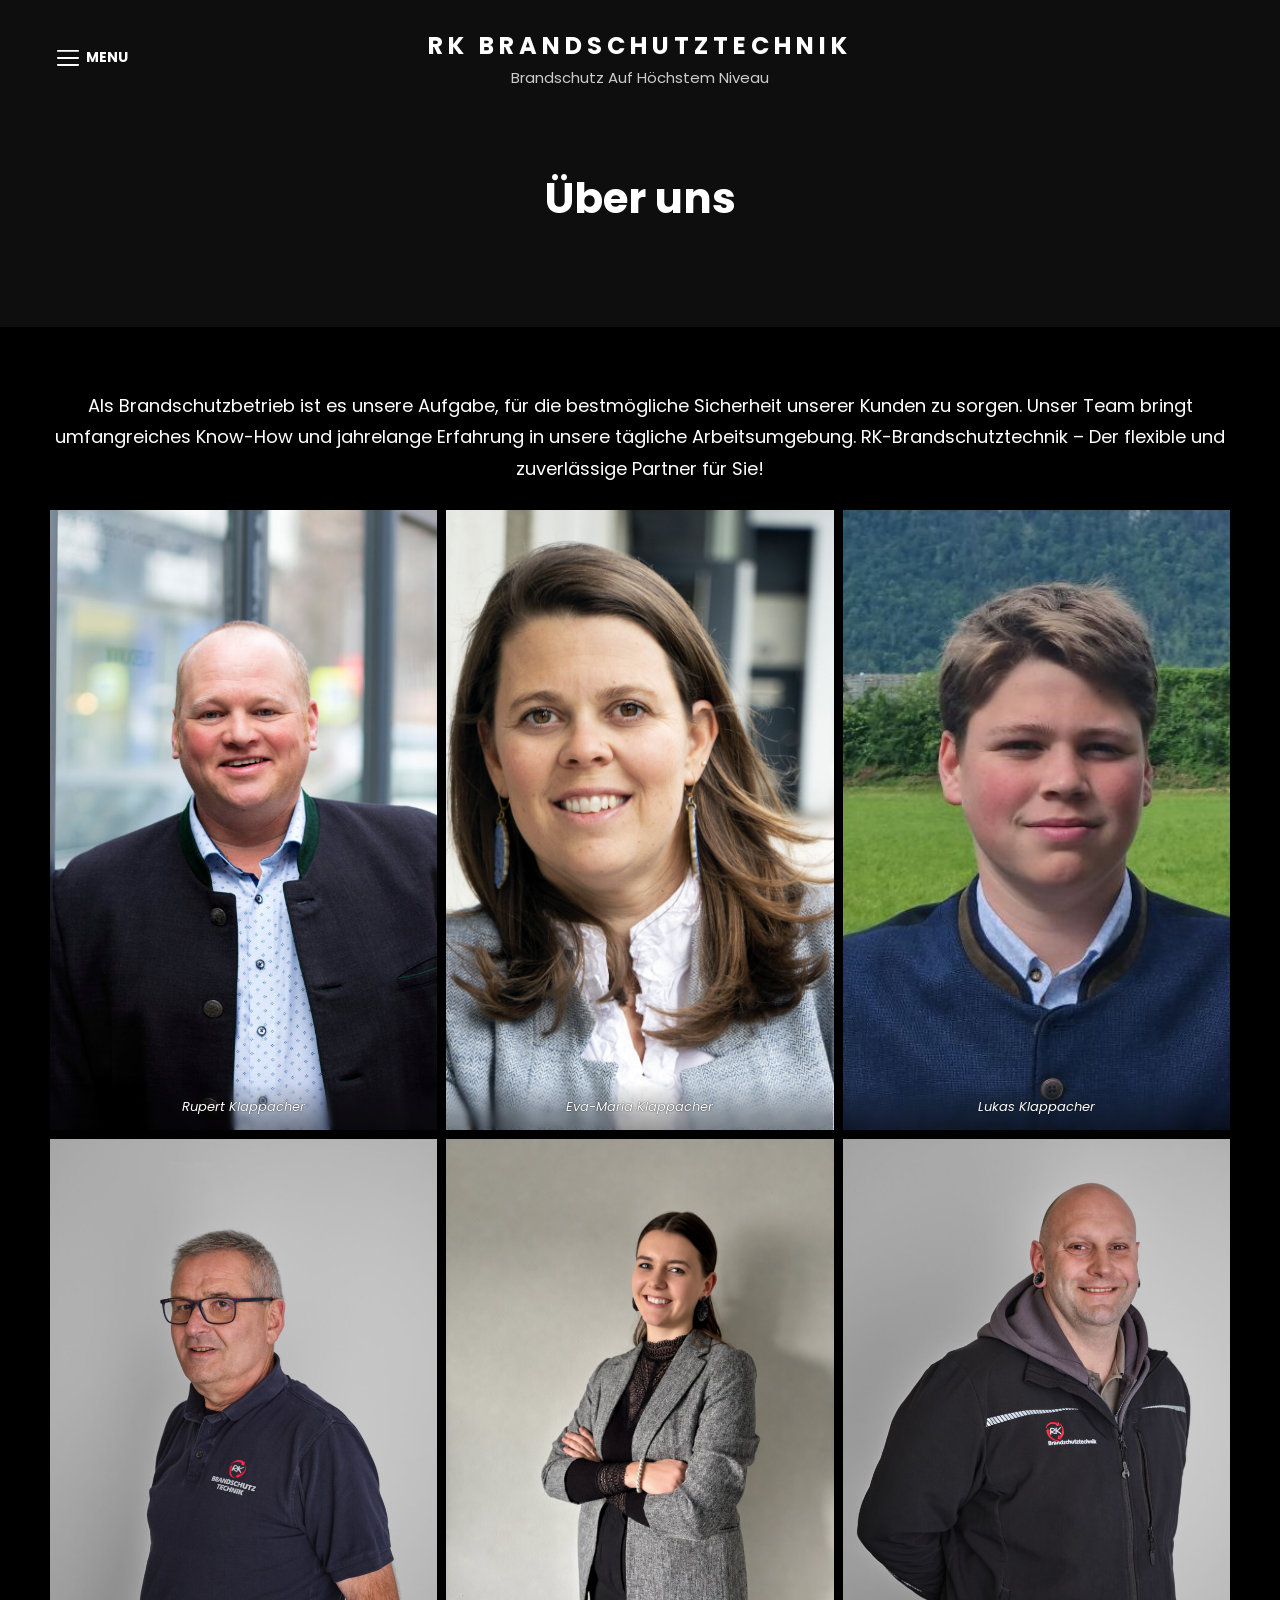
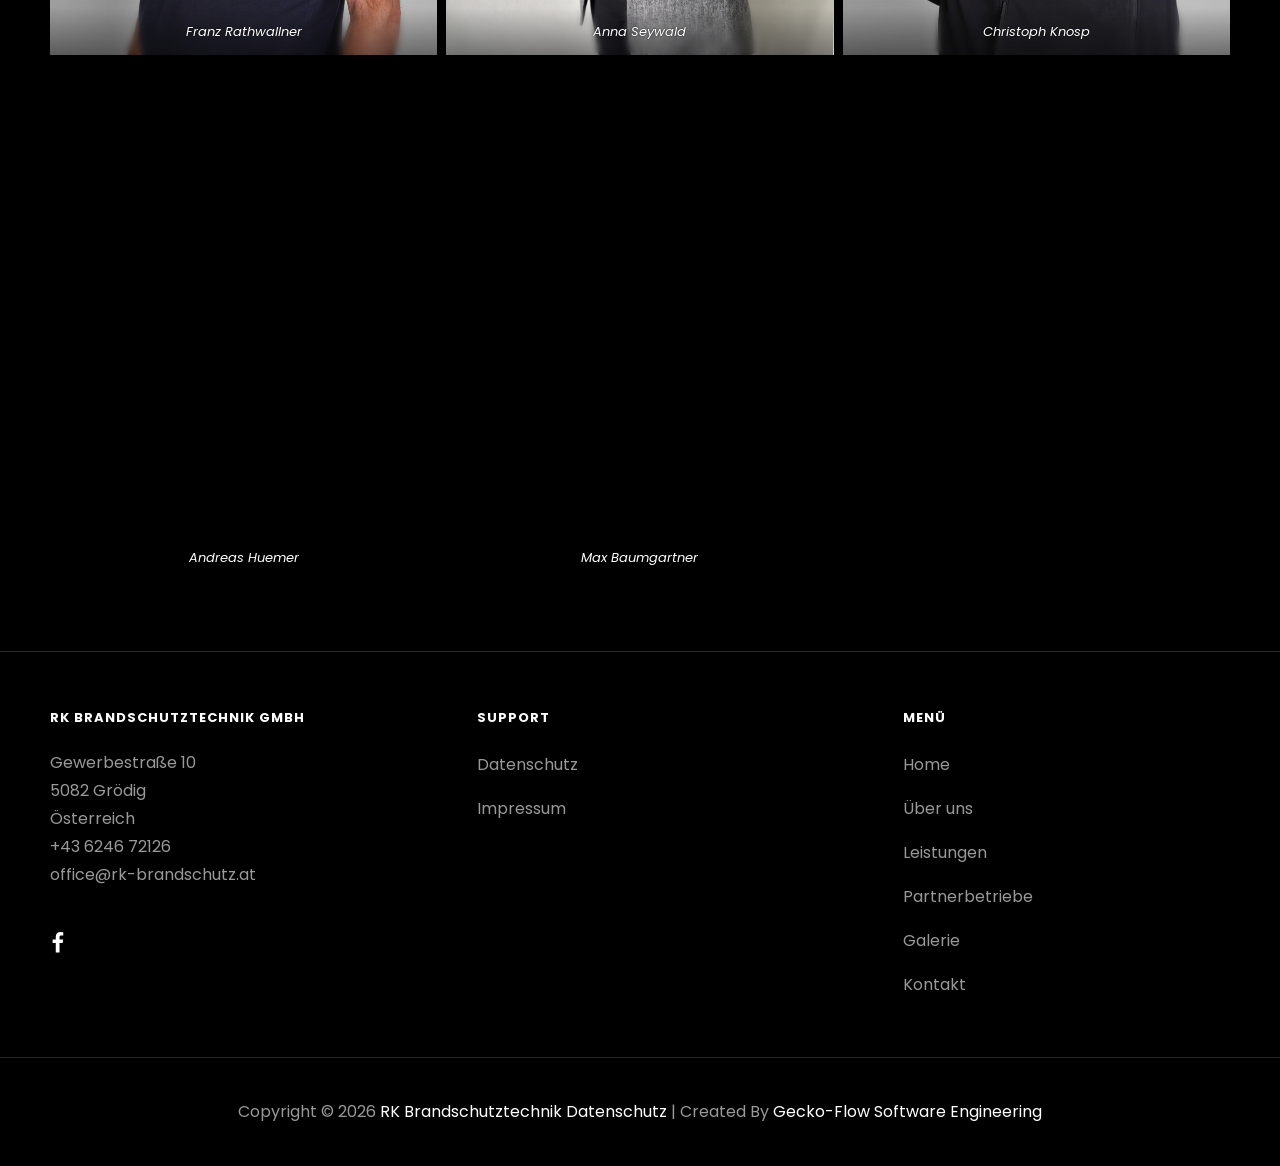
<file: ueber-uns/index.html>
<!doctype html>
<html lang="de">
<head>
	<meta charset="UTF-8">
	<meta name="viewport" content="width=device-width, initial-scale=1">
	<title>Über uns &#8211; RK Brandschutztechnik</title>
	<meta name="robots" content="max-image-preview:large">
	<link rel="canonical" href="https://www.rk-brandschutz.at/ueber-uns/">
	<link rel="stylesheet" href="../assets/css/wp-core.css">
	<link rel="stylesheet" href="../assets/css/dashicons.min.css">
	<link rel="stylesheet" href="../assets/css/scroll-to-top.css">
	<link rel="stylesheet" href="../assets/css/fonts.css">
	<link rel="stylesheet" href="../assets/css/style.css">
	<link rel="stylesheet" href="../assets/css/blocks.css">
	<link rel="stylesheet" href="../assets/css/theme-custom.css">
	<style>.wp-block-gallery.wp-block-gallery-1{--wp--style--unstable-gallery-gap:var( --wp--style--gallery-gap-default, var( --gallery-block--gutter-size, var( --wp--style--block-gap, 0.5em ) ) );}</style>
	<script src="../assets/js/jquery.min.js"></script>
	<script src="../assets/js/jquery-migrate.min.js"></script>
	<script src="../assets/js/config.js"></script>
	<script src="../assets/js/scroll-to-top.js"></script>
</head>

<body class="wp-singular page-template-default page page-id-66 wp-embed-responsive wp-theme-scapeshot-pro group-blog fluid-layout navigation-full-screen no-sidebar full-width-layout excerpt color-scheme-default has-header-media absolute-header has-header-text has-social-floating">



	<div id="page" class="site">
		<a class="skip-link screen-reader-text" href="#content">Skip to content</a>

		<header id="masthead" class="site-header">
			<div class="site-header-main">

				<div class="header-blank"></div>
				<div class="wrapper">


<div class="site-branding">

	<div class="site-identity">
		<p class="site-title"><a href="../" rel="home">RK Brandschutztechnik</a></p>

					<p class="site-description">Brandschutz auf höchstem Niveau</p>
			</div><!-- .site-branding-text-->
</div><!-- .site-branding -->

					<div id="fullscreen-site-header-menu" class="fullscreen-site-header-menu">
	<div class="fullscreen-menu-wrapper">
		<div class="fullscreen-menu-toggle-wrapper">
			<button id="fullscreen-menu-toggle"  class="fullscreen-menu-toggle" aria-controls="fullscreen-menu" aria-expanded="false"><svg class="icon icon-menu" aria-hidden="true" role="img"> <use href="#icon-menu" xlink:href="#icon-menu"></use> </svg><svg class="icon icon-cancel" aria-hidden="true" role="img"> <use href="#icon-cancel" xlink:href="#icon-cancel"></use> </svg><span class="menu-label">Menu</span></button>
		</div><!-- .menu-toggle-wrapper -->

		<div class="fullscreen-menu-inside-wrapper">

<div class="site-branding">

	<div class="site-identity">
		<p class="site-title"><a href="../" rel="home">RK Brandschutztechnik</a></p>

					<p class="site-description">Brandschutz auf höchstem Niveau</p>
			</div><!-- .site-branding-text-->
</div><!-- .site-branding -->

			<div class="fullscreen-menu-inside-container">

								<div id="fullscreen-menu-left-wrap" class="menu-wrapper">
											<nav id="site-navigation" class="main-navigation" role="navigation" aria-label="Primary Menu">
							<ul id="primary-menu" class="menu nav-menu"><li id="menu-item-21" class="menu-item menu-item-type-post_type menu-item-object-page menu-item-21"><a href="../home/">Home</a></li>
<li id="menu-item-73" class="menu-item menu-item-type-post_type menu-item-object-page current-menu-item page_item page-item-66 current_page_item menu-item-73"><a href="./" aria-current="page">Über uns</a></li>
<li id="menu-item-63" class="menu-item menu-item-type-post_type menu-item-object-page menu-item-63"><a href="../leistungen/">Leistungen</a></li>
<li id="menu-item-148" class="menu-item menu-item-type-post_type menu-item-object-page menu-item-148"><a href="../partnerbetriebe/">Partnerbetriebe</a></li>
<li id="menu-item-16369" class="menu-item menu-item-type-post_type menu-item-object-page menu-item-16369"><a href="../gallery/">Galerie</a></li>
<li id="menu-item-72" class="menu-item menu-item-type-post_type menu-item-object-page menu-item-72"><a href="../kontakt/">Kontakt</a></li>
</ul>						</nav><!-- .main-navigation -->
									</div><!-- #fullscreen-menu-left-wrap -->

								<div id="fullscreen-menu-right-wrap">

										<div id="social-menu-wrapper" class="menu-wrapper">
						<nav class="social-navigation" role="navigation" aria-label="Social Menu">
	<div class="menu-social-container"><ul id="menu-social" class="social-links-menu"><li id="menu-item-5464" class="menu-item menu-item-type-custom menu-item-object-custom menu-item-5464"><a target="_blank" href="https://www.facebook.com/profile.php?id=100063628864035"><span class="screen-reader-text">facebook</span><svg class="icon icon-facebook" aria-hidden="true" role="img"> <use href="#icon-facebook" xlink:href="#icon-facebook"></use> </svg></a></li>
</ul></div></nav><!-- .social-navigation -->
					</div><!-- .menu-wrapper -->

										<div class="full-screen-text-wrapper">
													<h2>RK Brandschutztechnik GmbH</h2>

													<p>Gewerbestraße 10<br />
5082 Grödig<br />
Österreich</p>
											</div><!-- .full-screen-text-wrapper -->
									</div><!-- #fullscreen-menu-right-wrap -->
							</div><!-- .fullscreen-menu-inside-container -->
		</div><!-- .fullscreen-menu-inside-wrapper -->
	</div><!-- .fullscreen-menu-wrapper -->
</div><!-- .fullscreen-site-header-menu -->


<div class="site-branding">

	<div class="site-identity">
					<p class="site-title"><a href="../" rel="home">RK Brandschutztechnik</a></p>
					<p class="site-description">Brandschutz auf höchstem Niveau</p>
			</div><!-- .site-branding-text-->
</div><!-- .site-branding -->

											<div class="header-right-wrapper"></div><!-- .header-right-wrapper -->
										</div><!-- .wrapper -->
			</div><!-- .site-header-main -->
		</header><!-- #masthead -->

			<div id="floating-social" class="floating-social">
		<nav class="social-navigation" role="navigation" aria-label="Social Menu">
			<div class="menu-social-container"><ul id="menu-social-1" class="social-links-menu"><li class="menu-item menu-item-type-custom menu-item-object-custom menu-item-5464"><a target="_blank" href="https://www.facebook.com/profile.php?id=100063628864035"><span class="screen-reader-text">facebook</span><svg class="icon icon-facebook" aria-hidden="true" role="img"> <use href="#icon-facebook" xlink:href="#icon-facebook"></use> </svg></a></li>
</ul></div>		</nav><!-- .social-navigation -->
	</div><!--  .floating-social  -->

		<div class="custom-header header-media">
	<div class="wrapper">
		<div class="custom-header-media">
			<div id="wp-custom-header" class="wp-custom-header"></div>						<div class="custom-header-content sections header-media-section ">
			<div class="custom-header-content-wrapper">

				<div class="entry-header"><h1 class="entry-title">Über uns</h1></div>

							</div><!-- .custom-header-content-wrapper -->
		</div><!-- .custom-header-content -->

								<div class="scroll-down">
						<span>Scroll</span>
						<svg class="icon icon-angle-down" aria-hidden="true" role="img"> <use href="#icon-angle-down" xlink:href="#icon-angle-down"></use> </svg>					</div><!-- .scroll-down -->

		</div>
	</div><!-- .wrapper -->
	<div class="custom-header-overlay"></div><!-- .custom-header-overlay -->
</div><!-- .custom-header -->






					<div id="content" class="site-content no-section-heading">
				<div class="wrapper">

	<div id="primary" class="content-area">
		<main id="main" class="site-main">

<article id="post-66" class="post-66 page type-page status-publish hentry">
		<!-- Page/Post Single Image Disabled or No Image set in Post Thumbnail -->
	<div class="entry-content">


<p class="has-text-align-center has-white-color has-text-color wp-block-paragraph">Als Brandschutzbetrieb ist es unsere Aufgabe, für die bestmögliche Sicherheit unserer Kunden zu sorgen. Unser Team bringt umfangreiches Know-How und jahrelange Erfahrung in unsere tägliche Arbeitsumgebung. RK-Brandschutztechnik – Der flexible und zuverlässige Partner für Sie!</p>



<figure class="wp-block-gallery has-nested-images columns-3 is-cropped wp-block-gallery-1 is-layout-flex wp-block-gallery-is-layout-flex">
<figure class="wp-block-image size-large"><img decoding="async" data-id="346" src="../assets/uploads/2023/02/IMG_1462-683x1024.jpg" alt="Geschäftsführer
" class="wp-image-346"/><figcaption class="wp-element-caption">Rupert Klappacher</figcaption></figure>



<figure class="wp-block-image size-large"><img decoding="async" data-id="357" src="../assets/uploads/2023/02/IMG_2381.EKlappacher.LH_1-edited-scaled.jpg" alt="" class="wp-image-357"/><figcaption class="wp-element-caption">Eva-Maria Klappacher</figcaption></figure>



<figure class="wp-block-image size-full"><img decoding="async" data-id="17394" src="../assets/uploads/2023/09/20220526_094943.jpg.png" alt="" class="wp-image-17394"/><figcaption class="wp-element-caption">Lukas Klappacher</figcaption></figure>



<figure class="wp-block-image size-large"><img fetchpriority="high" decoding="async" width="768" height="1024" data-id="29371" src="../assets/uploads/2025/03/RK-Brandschutz2515_Web-768x1024.jpg" alt="" class="wp-image-29371" srcset="../assets/uploads/2025/03/RK-Brandschutz2515_Web-768x1024.jpg 768w, ../assets/uploads/2025/03/RK-Brandschutz2515_Web-225x300.jpg 225w, ../assets/uploads/2025/03/RK-Brandschutz2515_Web-1152x1536.jpg 1152w, ../assets/uploads/2025/03/RK-Brandschutz2515_Web-666x888.jpg 666w, ../assets/uploads/2025/03/RK-Brandschutz2515_Web.jpg 1536w" sizes="(max-width: 768px) 100vw, 768px" /><figcaption class="wp-element-caption">Franz Rathwallner</figcaption></figure>



<figure class="wp-block-image size-full"><img decoding="async" width="1086" height="1448" data-id="37182" src="../assets/uploads/2026/05/Anna-Seywald.png" alt="" class="wp-image-37182" srcset="../assets/uploads/2026/05/Anna-Seywald.png 1086w, ../assets/uploads/2026/05/Anna-Seywald-225x300.png 225w, ../assets/uploads/2026/05/Anna-Seywald-768x1024.png 768w, ../assets/uploads/2026/05/Anna-Seywald-666x888.png 666w" sizes="(max-width: 1086px) 100vw, 1086px" /><figcaption class="wp-element-caption">Anna Seywald</figcaption></figure>



<figure class="wp-block-image size-large"><img decoding="async" width="768" height="1024" data-id="29368" src="../assets/uploads/2025/03/RK-Brandschutz2495_Web-768x1024.jpg" alt="" class="wp-image-29368" srcset="../assets/uploads/2025/03/RK-Brandschutz2495_Web-768x1024.jpg 768w, ../assets/uploads/2025/03/RK-Brandschutz2495_Web-225x300.jpg 225w, ../assets/uploads/2025/03/RK-Brandschutz2495_Web-1152x1536.jpg 1152w, ../assets/uploads/2025/03/RK-Brandschutz2495_Web-666x888.jpg 666w, ../assets/uploads/2025/03/RK-Brandschutz2495_Web.jpg 1536w" sizes="(max-width: 768px) 100vw, 768px" /><figcaption class="wp-element-caption">Christoph Knosp</figcaption></figure>



<figure class="wp-block-image size-full"><img loading="lazy" decoding="async" width="3024" height="4032" data-id="37180" src="../assets/uploads/2026/05/Andreas-Huemer.jpg" alt="" class="wp-image-37180" srcset="../assets/uploads/2026/05/Andreas-Huemer.jpg 3024w, ../assets/uploads/2026/05/Andreas-Huemer-225x300.jpg 225w, ../assets/uploads/2026/05/Andreas-Huemer-768x1024.jpg 768w, ../assets/uploads/2026/05/Andreas-Huemer-1152x1536.jpg 1152w, ../assets/uploads/2026/05/Andreas-Huemer-1536x2048.jpg 1536w, ../assets/uploads/2026/05/Andreas-Huemer-666x888.jpg 666w" sizes="auto, (max-width: 3024px) 100vw, 3024px" /><figcaption class="wp-element-caption">Andreas Huemer</figcaption></figure>



<figure class="wp-block-image size-full"><img loading="lazy" decoding="async" width="1086" height="1448" data-id="37183" src="../assets/uploads/2026/05/Max-Baumgartner.png" alt="" class="wp-image-37183" srcset="../assets/uploads/2026/05/Max-Baumgartner.png 1086w, ../assets/uploads/2026/05/Max-Baumgartner-225x300.png 225w, ../assets/uploads/2026/05/Max-Baumgartner-768x1024.png 768w, ../assets/uploads/2026/05/Max-Baumgartner-666x888.png 666w" sizes="auto, (max-width: 1086px) 100vw, 1086px" /><figcaption class="wp-element-caption">Max Baumgartner</figcaption></figure>



<figure class="wp-block-image size-thumbnail"><img decoding="async" data-id="17103" src="../assets/uploads/2023/03/Bildschirmfoto-2023-03-14-um-13.29.12-150x150.png" alt="" class="wp-image-17103"/></figure>
</figure>
	</div><!-- .entry-content -->

	</article><!-- #post-66 -->
		</main><!-- #main -->
	</div><!-- #primary -->

			</div><!-- .wrapper -->
	</div><!-- #content -->







	<footer id="colophon" class="site-footer">



<aside class="widget-area footer-widget-area three" role="complementary">
	<div class="wrapper">
					<div class="widget-column footer-widget-1">
				<section id="custom_html-1" class="widget_text widget widget_custom_html"><h2 class="widget-title">RK Brandschutztechnik GmbH</h2><div class="textwidget custom-html-widget"><p>
Gewerbestraße 10 <br>
5082 Grödig <br>
Österreich <br>
+43 6246 72126 <br>
office@rk-brandschutz.at
</p></div></section><section id="ct-social-1" class="widget ct-social-widget ctsocialwidget social-navigation"><div class="menu-social-container"><ul id="menu-social-2" class="social-links-menu"><li class="menu-item menu-item-type-custom menu-item-object-custom menu-item-5464"><a target="_blank" href="https://www.facebook.com/profile.php?id=100063628864035"><span class="screen-reader-text">facebook</span><svg class="icon icon-facebook" aria-hidden="true" role="img"> <use href="#icon-facebook" xlink:href="#icon-facebook"></use> </svg></a></li>
</ul></div></section>			</div><!-- .widget-area -->

					<div class="widget-column footer-widget-2">
				<section id="nav_menu-1" class="widget widget_nav_menu"><h2 class="widget-title">Support</h2><div class="menu-secondary-menu-container"><ul id="menu-secondary-menu" class="menu"><li id="menu-item-16472" class="menu-item menu-item-type-post_type menu-item-object-page menu-item-privacy-policy menu-item-16472"><a rel="privacy-policy" href="../datenschutz/">Datenschutz</a></li>
<li id="menu-item-16473" class="menu-item menu-item-type-post_type menu-item-object-page menu-item-16473"><a href="../impressum/">Impressum</a></li>
</ul></div></section>			</div><!-- .widget-area -->

					<div class="widget-column footer-widget-3">
				<section id="nav_menu-2" class="widget widget_nav_menu"><h2 class="widget-title">Menü</h2><div class="menu-footer-navigation-container"><ul id="menu-footer-navigation" class="menu"><li id="menu-item-16476" class="menu-item menu-item-type-post_type menu-item-object-page menu-item-16476"><a href="../home/">Home</a></li>
<li id="menu-item-16478" class="menu-item menu-item-type-post_type menu-item-object-page current-menu-item page_item page-item-66 current_page_item menu-item-16478"><a href="./" aria-current="page">Über uns</a></li>
<li id="menu-item-16477" class="menu-item menu-item-type-post_type menu-item-object-page menu-item-16477"><a href="../leistungen/">Leistungen</a></li>
<li id="menu-item-16837" class="menu-item menu-item-type-post_type menu-item-object-page menu-item-16837"><a href="../partnerbetriebe/">Partnerbetriebe</a></li>
<li id="menu-item-16838" class="menu-item menu-item-type-post_type menu-item-object-page menu-item-16838"><a href="../gallery/">Galerie</a></li>
<li id="menu-item-16839" class="menu-item menu-item-type-post_type menu-item-object-page menu-item-16839"><a href="../kontakt/">Kontakt</a></li>
</ul></div></section>			</div><!-- .widget-area -->



	</div><!-- .footer-widgets-wrapper -->
</aside><!-- .footer-widgets -->


		<div id="site-generator" class="one">



<div class="site-info">Copyright © <span class="js-current-year">2026</span> <a href="../">RK Brandschutztechnik</a> <a class="privacy-policy-link" href="../datenschutz/" rel="privacy-policy">Datenschutz</a><span class="sep"> | </span>Created by <a target="_blank" href="https://www.gecko-flow.at">gecko-flow software engineering</a></div><!-- .site-info -->		</div><!-- #site-generator -->
	</footer><!-- #colophon -->


</div><!-- #page -->

<span id="cwt_to_top_scrollup" class="dashicons dashicons-arrow-up-alt2"><span class="screen-reader-text">Scroll Up</span></span><script src="../assets/js/skip-link-focus-fix.min.js"></script>
<script src="../assets/js/functions.min.js"></script>
<svg style="position: absolute; width: 0; height: 0; overflow: hidden;" version="1.1" xmlns="http://www.w3.org/2000/svg" xmlns:xlink="http://www.w3.org/1999/xlink">
<defs>
<symbol id="icon-behance" viewBox="0 0 37 32">
<path class="path1" d="M33 6.054h-9.125v2.214h9.125v-2.214zM28.5 13.661q-1.607 0-2.607 0.938t-1.107 2.545h7.286q-0.321-3.482-3.571-3.482zM28.786 24.107q1.125 0 2.179-0.571t1.357-1.554h3.946q-1.786 5.482-7.625 5.482-3.821 0-6.080-2.357t-2.259-6.196q0-3.714 2.33-6.17t6.009-2.455q2.464 0 4.295 1.214t2.732 3.196 0.902 4.429q0 0.304-0.036 0.839h-11.75q0 1.982 1.027 3.063t2.973 1.080zM4.946 23.214h5.286q3.661 0 3.661-2.982 0-3.214-3.554-3.214h-5.393v6.196zM4.946 13.625h5.018q1.393 0 2.205-0.652t0.813-2.027q0-2.571-3.393-2.571h-4.643v5.25zM0 4.536h10.607q1.554 0 2.768 0.25t2.259 0.848 1.607 1.723 0.563 2.75q0 3.232-3.071 4.696 2.036 0.571 3.071 2.054t1.036 3.643q0 1.339-0.438 2.438t-1.179 1.848-1.759 1.268-2.161 0.75-2.393 0.232h-10.911v-22.5z"></path>
</symbol>

<symbol id="icon-deviantart" viewBox="0 0 18 32">
<path class="path1" d="M18.286 5.411l-5.411 10.393 0.429 0.554h4.982v7.411h-9.054l-0.786 0.536-2.536 4.875-0.536 0.536h-5.375v-5.411l5.411-10.411-0.429-0.536h-4.982v-7.411h9.054l0.786-0.536 2.536-4.875 0.536-0.536h5.375v5.411z"></path>
</symbol>

<symbol id="icon-discord" viewBox="0 0 640 512">
<path d="M524.531,69.836a1.5,1.5,0,0,0-.764-.7A485.065,485.065,0,0,0,404.081,32.03a1.816,1.816,0,0,0-1.923.91,337.461,337.461,0,0,0-14.9,30.6,447.848,447.848,0,0,0-134.426,0,309.541,309.541,0,0,0-15.135-30.6,1.89,1.89,0,0,0-1.924-.91A483.689,483.689,0,0,0,116.085,69.137a1.712,1.712,0,0,0-.788.676C39.068,183.651,18.186,294.69,28.43,404.354a2.016,2.016,0,0,0,.765,1.375A487.666,487.666,0,0,0,176.02,479.918a1.9,1.9,0,0,0,2.063-.676A348.2,348.2,0,0,0,208.12,430.4a1.86,1.86,0,0,0-1.019-2.588,321.173,321.173,0,0,1-45.868-21.853,1.885,1.885,0,0,1-.185-3.126c3.082-2.309,6.166-4.711,9.109-7.137a1.819,1.819,0,0,1,1.9-.256c96.229,43.917,200.41,43.917,295.5,0a1.812,1.812,0,0,1,1.924.233c2.944,2.426,6.027,4.851,9.132,7.16a1.884,1.884,0,0,1-.162,3.126,301.407,301.407,0,0,1-45.89,21.83,1.875,1.875,0,0,0-1,2.611,391.055,391.055,0,0,0,30.014,48.815,1.864,1.864,0,0,0,2.063.7A486.048,486.048,0,0,0,610.7,405.729a1.882,1.882,0,0,0,.765-1.352C623.729,277.594,590.933,167.465,524.531,69.836ZM222.491,337.58c-28.972,0-52.844-26.587-52.844-59.239S193.056,219.1,222.491,219.1c29.665,0,53.306,26.82,52.843,59.239C275.334,310.993,251.924,337.58,222.491,337.58Zm195.38,0c-28.971,0-52.843-26.587-52.843-59.239S388.437,219.1,417.871,219.1c29.667,0,53.307,26.82,52.844,59.239C470.715,310.993,447.538,337.58,417.871,337.58Z"/></symbol>

<symbol id="icon-medium" viewBox="0 0 32 32">
<path class="path1" d="M10.661 7.518v20.946q0 0.446-0.223 0.759t-0.652 0.313q-0.304 0-0.589-0.143l-8.304-4.161q-0.375-0.179-0.634-0.598t-0.259-0.83v-20.357q0-0.357 0.179-0.607t0.518-0.25q0.25 0 0.786 0.268l9.125 4.571q0.054 0.054 0.054 0.089zM11.804 9.321l9.536 15.464-9.536-4.75v-10.714zM32 9.643v18.821q0 0.446-0.25 0.723t-0.679 0.277-0.839-0.232l-7.875-3.929zM31.946 7.5q0 0.054-4.58 7.491t-5.366 8.705l-6.964-11.321 5.786-9.411q0.304-0.5 0.929-0.5 0.25 0 0.464 0.107l9.661 4.821q0.071 0.036 0.071 0.107z"></path>
</symbol>

<symbol id="icon-slideshare" viewBox="0 0 32 32">
<path class="path1" d="M15.589 13.214q0 1.482-1.134 2.545t-2.723 1.063-2.723-1.063-1.134-2.545q0-1.5 1.134-2.554t2.723-1.054 2.723 1.054 1.134 2.554zM24.554 13.214q0 1.482-1.125 2.545t-2.732 1.063q-1.589 0-2.723-1.063t-1.134-2.545q0-1.5 1.134-2.554t2.723-1.054q1.607 0 2.732 1.054t1.125 2.554zM28.571 16.429v-11.911q0-1.554-0.571-2.205t-1.982-0.652h-19.857q-1.482 0-2.009 0.607t-0.527 2.25v12.018q0.768 0.411 1.58 0.714t1.446 0.5 1.446 0.33 1.268 0.196 1.25 0.071 1.045 0.009 1.009-0.036 0.795-0.036q1.214-0.018 1.696 0.482 0.107 0.107 0.179 0.161 0.464 0.446 1.089 0.911 0.125-1.625 2.107-1.554 0.089 0 0.652 0.027t0.768 0.036 0.813 0.018 0.946-0.018 0.973-0.080 1.089-0.152 1.107-0.241 1.196-0.348 1.205-0.482 1.286-0.616zM31.482 16.339q-2.161 2.661-6.643 4.5 1.5 5.089-0.411 8.304-1.179 2.018-3.268 2.643-1.857 0.571-3.25-0.268-1.536-0.911-1.464-2.929l-0.018-5.821v-0.018q-0.143-0.036-0.438-0.107t-0.42-0.089l-0.018 6.036q0.071 2.036-1.482 2.929-1.411 0.839-3.268 0.268-2.089-0.643-3.25-2.679-1.875-3.214-0.393-8.268-4.482-1.839-6.643-4.5-0.446-0.661-0.071-1.125t1.071 0.018q0.054 0.036 0.196 0.125t0.196 0.143v-12.393q0-1.286 0.839-2.196t2.036-0.911h22.446q1.196 0 2.036 0.911t0.839 2.196v12.393l0.375-0.268q0.696-0.482 1.071-0.018t-0.071 1.125z"></path>
</symbol>

<symbol id="icon-snapchat-ghost" viewBox="0 0 30 32">
<path class="path1" d="M15.143 2.286q2.393-0.018 4.295 1.223t2.92 3.438q0.482 1.036 0.482 3.196 0 0.839-0.161 3.411 0.25 0.125 0.5 0.125 0.321 0 0.911-0.241t0.911-0.241q0.518 0 1 0.321t0.482 0.821q0 0.571-0.563 0.964t-1.232 0.563-1.232 0.518-0.563 0.848q0 0.268 0.214 0.768 0.661 1.464 1.83 2.679t2.58 1.804q0.5 0.214 1.429 0.411 0.5 0.107 0.5 0.625 0 1.25-3.911 1.839-0.125 0.196-0.196 0.696t-0.25 0.83-0.589 0.33q-0.357 0-1.107-0.116t-1.143-0.116q-0.661 0-1.107 0.089-0.571 0.089-1.125 0.402t-1.036 0.679-1.036 0.723-1.357 0.598-1.768 0.241q-0.929 0-1.723-0.241t-1.339-0.598-1.027-0.723-1.036-0.679-1.107-0.402q-0.464-0.089-1.125-0.089-0.429 0-1.17 0.134t-1.045 0.134q-0.446 0-0.625-0.33t-0.25-0.848-0.196-0.714q-3.911-0.589-3.911-1.839 0-0.518 0.5-0.625 0.929-0.196 1.429-0.411 1.393-0.571 2.58-1.804t1.83-2.679q0.214-0.5 0.214-0.768 0-0.5-0.563-0.848t-1.241-0.527-1.241-0.563-0.563-0.938q0-0.482 0.464-0.813t0.982-0.33q0.268 0 0.857 0.232t0.946 0.232q0.321 0 0.571-0.125-0.161-2.536-0.161-3.393 0-2.179 0.482-3.214 1.143-2.446 3.071-3.536t4.714-1.125z"></path>
</symbol>

<symbol id="icon-yelp" viewBox="0 0 27 32">
<path class="path1" d="M13.804 23.554v2.268q-0.018 5.214-0.107 5.446-0.214 0.571-0.911 0.714-0.964 0.161-3.241-0.679t-2.902-1.589q-0.232-0.268-0.304-0.643-0.018-0.214 0.071-0.464 0.071-0.179 0.607-0.839t3.232-3.857q0.018 0 1.071-1.25 0.268-0.339 0.705-0.438t0.884 0.063q0.429 0.179 0.67 0.518t0.223 0.75zM11.143 19.071q-0.054 0.982-0.929 1.25l-2.143 0.696q-4.911 1.571-5.214 1.571-0.625-0.036-0.964-0.643-0.214-0.446-0.304-1.339-0.143-1.357 0.018-2.973t0.536-2.223 1-0.571q0.232 0 3.607 1.375 1.25 0.518 2.054 0.839l1.5 0.607q0.411 0.161 0.634 0.545t0.205 0.866zM25.893 24.375q-0.125 0.964-1.634 2.875t-2.42 2.268q-0.661 0.25-1.125-0.125-0.25-0.179-3.286-5.125l-0.839-1.375q-0.25-0.375-0.205-0.821t0.348-0.821q0.625-0.768 1.482-0.464 0.018 0.018 2.125 0.714 3.625 1.179 4.321 1.42t0.839 0.366q0.5 0.393 0.393 1.089zM13.893 13.089q0.089 1.821-0.964 2.179-1.036 0.304-2.036-1.268l-6.75-10.679q-0.143-0.625 0.339-1.107 0.732-0.768 3.705-1.598t4.009-0.563q0.714 0.179 0.875 0.804 0.054 0.321 0.393 5.455t0.429 6.777zM25.714 15.018q0.054 0.696-0.464 1.054-0.268 0.179-5.875 1.536-1.196 0.268-1.625 0.411l0.018-0.036q-0.411 0.107-0.821-0.071t-0.661-0.571q-0.536-0.839 0-1.554 0.018-0.018 1.339-1.821 2.232-3.054 2.679-3.643t0.607-0.696q0.5-0.339 1.161-0.036 0.857 0.411 2.196 2.384t1.446 2.991v0.054z"></path>
</symbol>

<symbol id="icon-vine" viewBox="0 0 27 32">
<path class="path1" d="M26.732 14.768v3.536q-1.804 0.411-3.536 0.411-1.161 2.429-2.955 4.839t-3.241 3.848-2.286 1.902q-1.429 0.804-2.893-0.054-0.5-0.304-1.080-0.777t-1.518-1.491-1.83-2.295-1.92-3.286-1.884-4.357-1.634-5.616-1.259-6.964h5.054q0.464 3.893 1.25 7.116t1.866 5.661 2.17 4.205 2.5 3.482q3.018-3.018 5.125-7.25-2.536-1.286-3.982-3.929t-1.446-5.946q0-3.429 1.857-5.616t5.071-2.188q3.179 0 4.875 1.884t1.696 5.313q0 2.839-1.036 5.107-0.125 0.018-0.348 0.054t-0.821 0.036-1.125-0.107-1.107-0.455-0.902-0.92q0.554-1.839 0.554-3.286 0-1.554-0.518-2.357t-1.411-0.804q-0.946 0-1.518 0.884t-0.571 2.509q0 3.321 1.875 5.241t4.768 1.92q1.107 0 2.161-0.25z"></path>
</symbol>

<symbol id="icon-vk" viewBox="0 0 35 32">
<path class="path1" d="M34.232 9.286q0.411 1.143-2.679 5.25-0.429 0.571-1.161 1.518-1.393 1.786-1.607 2.339-0.304 0.732 0.25 1.446 0.304 0.375 1.446 1.464h0.018l0.071 0.071q2.518 2.339 3.411 3.946 0.054 0.089 0.116 0.223t0.125 0.473-0.009 0.607-0.446 0.491-1.054 0.223l-4.571 0.071q-0.429 0.089-1-0.089t-0.929-0.393l-0.357-0.214q-0.536-0.375-1.25-1.143t-1.223-1.384-1.089-1.036-1.009-0.277q-0.054 0.018-0.143 0.063t-0.304 0.259-0.384 0.527-0.304 0.929-0.116 1.384q0 0.268-0.063 0.491t-0.134 0.33l-0.071 0.089q-0.321 0.339-0.946 0.393h-2.054q-1.268 0.071-2.607-0.295t-2.348-0.946-1.839-1.179-1.259-1.027l-0.446-0.429q-0.179-0.179-0.491-0.536t-1.277-1.625-1.893-2.696-2.188-3.768-2.33-4.857q-0.107-0.286-0.107-0.482t0.054-0.286l0.071-0.107q0.268-0.339 1.018-0.339l4.893-0.036q0.214 0.036 0.411 0.116t0.286 0.152l0.089 0.054q0.286 0.196 0.429 0.571 0.357 0.893 0.821 1.848t0.732 1.455l0.286 0.518q0.518 1.071 1 1.857t0.866 1.223 0.741 0.688 0.607 0.25 0.482-0.089q0.036-0.018 0.089-0.089t0.214-0.393 0.241-0.839 0.17-1.446 0-2.232q-0.036-0.714-0.161-1.304t-0.25-0.821l-0.107-0.214q-0.446-0.607-1.518-0.768-0.232-0.036 0.089-0.429 0.304-0.339 0.679-0.536 0.946-0.464 4.268-0.429 1.464 0.018 2.411 0.232 0.357 0.089 0.598 0.241t0.366 0.429 0.188 0.571 0.063 0.813-0.018 0.982-0.045 1.259-0.027 1.473q0 0.196-0.018 0.75t-0.009 0.857 0.063 0.723 0.205 0.696 0.402 0.438q0.143 0.036 0.304 0.071t0.464-0.196 0.679-0.616 0.929-1.196 1.214-1.92q1.071-1.857 1.911-4.018 0.071-0.179 0.179-0.313t0.196-0.188l0.071-0.054 0.089-0.045t0.232-0.054 0.357-0.009l5.143-0.036q0.696-0.089 1.143 0.045t0.554 0.295z"></path>
</symbol>

<symbol id="icon-search" viewBox="0 0 30 32">
<path class="path1" d="M20.571 14.857q0-3.304-2.348-5.652t-5.652-2.348-5.652 2.348-2.348 5.652 2.348 5.652 5.652 2.348 5.652-2.348 2.348-5.652zM29.714 29.714q0 0.929-0.679 1.607t-1.607 0.679q-0.964 0-1.607-0.679l-6.125-6.107q-3.196 2.214-7.125 2.214-2.554 0-4.884-0.991t-4.018-2.679-2.679-4.018-0.991-4.884 0.991-4.884 2.679-4.018 4.018-2.679 4.884-0.991 4.884 0.991 4.018 2.679 2.679 4.018 0.991 4.884q0 3.929-2.214 7.125l6.125 6.125q0.661 0.661 0.661 1.607z"></path>
</symbol>

<symbol id="icon-envelope-o" viewBox="0 0 1792 1792">
<path d="M1664 1504v-768q-32 36-69 66-268 206-426 338-51 43-83 67t-86.5 48.5-102.5 24.5h-2q-48 0-102.5-24.5t-86.5-48.5-83-67q-158-132-426-338-37-30-69-66v768q0 13 9.5 22.5t22.5 9.5h1472q13 0 22.5-9.5t9.5-22.5zm0-1051v-24.5l-.5-13-3-12.5-5.5-9-9-7.5-14-2.5h-1472q-13 0-22.5 9.5t-9.5 22.5q0 168 147 284 193 152 401 317 6 5 35 29.5t46 37.5 44.5 31.5 50.5 27.5 43 9h2q20 0 43-9t50.5-27.5 44.5-31.5 46-37.5 35-29.5q208-165 401-317 54-43 100.5-115.5t46.5-131.5zm128-37v1088q0 66-47 113t-113 47h-1472q-66 0-113-47t-47-113v-1088q0-66 47-113t113-47h1472q66 0 113 47t47 113z"></path>
</symbol>

<symbol id="icon-close" viewBox="0 0 25 32">
<path class="path1" d="M23.179 23.607q0 0.714-0.5 1.214l-2.429 2.429q-0.5 0.5-1.214 0.5t-1.214-0.5l-5.25-5.25-5.25 5.25q-0.5 0.5-1.214 0.5t-1.214-0.5l-2.429-2.429q-0.5-0.5-0.5-1.214t0.5-1.214l5.25-5.25-5.25-5.25q-0.5-0.5-0.5-1.214t0.5-1.214l2.429-2.429q0.5-0.5 1.214-0.5t1.214 0.5l5.25 5.25 5.25-5.25q0.5-0.5 1.214-0.5t1.214 0.5l2.429 2.429q0.5 0.5 0.5 1.214t-0.5 1.214l-5.25 5.25 5.25 5.25q0.5 0.5 0.5 1.214z"></path>
</symbol>

<symbol id="icon-angle-left" viewBox="0 0 1792 1792">
<path class="path1" d="M1203 544q0 13-10 23l-393 393 393 393q10 10 10 23t-10 23l-50 50q-10 10-23 10t-23-10l-466-466q-10-10-10-23t10-23l466-466q10-10 23-10t23 10l50 50q10 10 10 23z"></path>
</symbol>

<symbol id="icon-angle-right" viewBox="0 0 1792 1792">
<path class="path1" d="M1171 960q0 13-10 23l-466 466q-10 10-23 10t-23-10l-50-50q-10-10-10-23t10-23l393-393-393-393q-10-10-10-23t10-23l50-50q10-10 23-10t23 10l466 466q10 10 10 23z"></path>
</symbol>

<symbol id="icon-angle-down" viewBox="0 0 21 32">
<path class="path1" d="M19.196 13.143q0 0.232-0.179 0.411l-8.321 8.321q-0.179 0.179-0.411 0.179t-0.411-0.179l-8.321-8.321q-0.179-0.179-0.179-0.411t0.179-0.411l0.893-0.893q0.179-0.179 0.411-0.179t0.411 0.179l7.018 7.018 7.018-7.018q0.179-0.179 0.411-0.179t0.411 0.179l0.893 0.893q0.179 0.179 0.179 0.411z"></path>
</symbol>

<symbol id="icon-folder-open" viewBox="0 0 34 32">
<path class="path1" d="M33.554 17q0 0.554-0.554 1.179l-6 7.071q-0.768 0.911-2.152 1.545t-2.563 0.634h-19.429q-0.607 0-1.080-0.232t-0.473-0.768q0-0.554 0.554-1.179l6-7.071q0.768-0.911 2.152-1.545t2.563-0.634h19.429q0.607 0 1.080 0.232t0.473 0.768zM27.429 10.857v2.857h-14.857q-1.679 0-3.518 0.848t-2.929 2.134l-6.107 7.179q0-0.071-0.009-0.223t-0.009-0.223v-17.143q0-1.643 1.179-2.821t2.821-1.179h5.714q1.643 0 2.821 1.179t1.179 2.821v0.571h9.714q1.643 0 2.821 1.179t1.179 2.821z"></path>
</symbol>

<symbol id="icon-twitter" viewBox="0 0 30 32">
<path class="path1" d="M28.929 7.286q-1.196 1.75-2.893 2.982 0.018 0.25 0.018 0.75 0 2.321-0.679 4.634t-2.063 4.437-3.295 3.759-4.607 2.607-5.768 0.973q-4.839 0-8.857-2.589 0.625 0.071 1.393 0.071 4.018 0 7.161-2.464-1.875-0.036-3.357-1.152t-2.036-2.848q0.589 0.089 1.089 0.089 0.768 0 1.518-0.196-2-0.411-3.313-1.991t-1.313-3.67v-0.071q1.214 0.679 2.607 0.732-1.179-0.786-1.875-2.054t-0.696-2.75q0-1.571 0.786-2.911 2.161 2.661 5.259 4.259t6.634 1.777q-0.143-0.679-0.143-1.321 0-2.393 1.688-4.080t4.080-1.688q2.5 0 4.214 1.821 1.946-0.375 3.661-1.393-0.661 2.054-2.536 3.179 1.661-0.179 3.321-0.893z"></path>
</symbol>

<symbol id="icon-x-twitter" viewBox="0 0 512 512">
	<path d="M389.2 48h70.6L305.6 224.2 487 464H345L233.7 318.6 106.5 464H35.8L200.7 275.5 26.8 48H172.4L272.9 180.9 389.2 48zM364.4 421.8h39.1L151.1 88h-42L364.4 421.8z"></path>
</symbol>

<symbol id="icon-facebook" viewBox="0 0 19 32">
<path class="path1" d="M17.125 0.214v4.714h-2.804q-1.536 0-2.071 0.643t-0.536 1.929v3.375h5.232l-0.696 5.286h-4.536v13.554h-5.464v-13.554h-4.554v-5.286h4.554v-3.893q0-3.321 1.857-5.152t4.946-1.83q2.625 0 4.071 0.214z"></path>
</symbol>

<symbol id="icon-github" viewBox="0 0 27 32">
<path class="path1" d="M13.714 2.286q3.732 0 6.884 1.839t4.991 4.991 1.839 6.884q0 4.482-2.616 8.063t-6.759 4.955q-0.482 0.089-0.714-0.125t-0.232-0.536q0-0.054 0.009-1.366t0.009-2.402q0-1.732-0.929-2.536 1.018-0.107 1.83-0.321t1.679-0.696 1.446-1.188 0.946-1.875 0.366-2.688q0-2.125-1.411-3.679 0.661-1.625-0.143-3.643-0.5-0.161-1.446 0.196t-1.643 0.786l-0.679 0.429q-1.661-0.464-3.429-0.464t-3.429 0.464q-0.286-0.196-0.759-0.482t-1.491-0.688-1.518-0.241q-0.804 2.018-0.143 3.643-1.411 1.554-1.411 3.679 0 1.518 0.366 2.679t0.938 1.875 1.438 1.196 1.679 0.696 1.83 0.321q-0.696 0.643-0.875 1.839-0.375 0.179-0.804 0.268t-1.018 0.089-1.17-0.384-0.991-1.116q-0.339-0.571-0.866-0.929t-0.884-0.429l-0.357-0.054q-0.375 0-0.518 0.080t-0.089 0.205 0.161 0.25 0.232 0.214l0.125 0.089q0.393 0.179 0.777 0.679t0.563 0.911l0.179 0.411q0.232 0.679 0.786 1.098t1.196 0.536 1.241 0.125 0.991-0.063l0.411-0.071q0 0.679 0.009 1.58t0.009 0.973q0 0.321-0.232 0.536t-0.714 0.125q-4.143-1.375-6.759-4.955t-2.616-8.063q0-3.732 1.839-6.884t4.991-4.991 6.884-1.839zM5.196 21.982q0.054-0.125-0.125-0.214-0.179-0.054-0.232 0.036-0.054 0.125 0.125 0.214 0.161 0.107 0.232-0.036zM5.75 22.589q0.125-0.089-0.036-0.286-0.179-0.161-0.286-0.054-0.125 0.089 0.036 0.286 0.179 0.179 0.286 0.054zM6.286 23.393q0.161-0.125 0-0.339-0.143-0.232-0.304-0.107-0.161 0.089 0 0.321t0.304 0.125zM7.036 24.143q0.143-0.143-0.071-0.339-0.214-0.214-0.357-0.054-0.161 0.143 0.071 0.339 0.214 0.214 0.357 0.054zM8.054 24.589q0.054-0.196-0.232-0.286-0.268-0.071-0.339 0.125t0.232 0.268q0.268 0.107 0.339-0.107zM9.179 24.679q0-0.232-0.304-0.196-0.286 0-0.286 0.196 0 0.232 0.304 0.196 0.286 0 0.286-0.196zM10.214 24.5q-0.036-0.196-0.321-0.161-0.286 0.054-0.25 0.268t0.321 0.143 0.25-0.25z"></path>
</symbol>

<symbol id="icon-bars" viewBox="0 0 27 32">
<path class="path1" d="M27.429 24v2.286q0 0.464-0.339 0.804t-0.804 0.339h-25.143q-0.464 0-0.804-0.339t-0.339-0.804v-2.286q0-0.464 0.339-0.804t0.804-0.339h25.143q0.464 0 0.804 0.339t0.339 0.804zM27.429 14.857v2.286q0 0.464-0.339 0.804t-0.804 0.339h-25.143q-0.464 0-0.804-0.339t-0.339-0.804v-2.286q0-0.464 0.339-0.804t0.804-0.339h25.143q0.464 0 0.804 0.339t0.339 0.804zM27.429 5.714v2.286q0 0.464-0.339 0.804t-0.804 0.339h-25.143q-0.464 0-0.804-0.339t-0.339-0.804v-2.286q0-0.464 0.339-0.804t0.804-0.339h25.143q0.464 0 0.804 0.339t0.339 0.804z"></path>
</symbol>

<symbol id="icon-google-plus" viewBox="0 0 41 32">
<path class="path1" d="M25.661 16.304q0 3.714-1.554 6.616t-4.429 4.536-6.589 1.634q-2.661 0-5.089-1.036t-4.179-2.786-2.786-4.179-1.036-5.089 1.036-5.089 2.786-4.179 4.179-2.786 5.089-1.036q5.107 0 8.768 3.429l-3.554 3.411q-2.089-2.018-5.214-2.018-2.196 0-4.063 1.107t-2.955 3.009-1.089 4.152 1.089 4.152 2.955 3.009 4.063 1.107q1.482 0 2.723-0.411t2.045-1.027 1.402-1.402 0.875-1.482 0.384-1.321h-7.429v-4.5h12.357q0.214 1.125 0.214 2.179zM41.143 14.125v3.75h-3.732v3.732h-3.75v-3.732h-3.732v-3.75h3.732v-3.732h3.75v3.732h3.732z"></path>
</symbol>

<symbol id="icon-linkedin" viewBox="0 0 27 32">
<path class="path1" d="M6.232 11.161v17.696h-5.893v-17.696h5.893zM6.607 5.696q0.018 1.304-0.902 2.179t-2.42 0.875h-0.036q-1.464 0-2.357-0.875t-0.893-2.179q0-1.321 0.92-2.188t2.402-0.866 2.375 0.866 0.911 2.188zM27.429 18.714v10.143h-5.875v-9.464q0-1.875-0.723-2.938t-2.259-1.063q-1.125 0-1.884 0.616t-1.134 1.527q-0.196 0.536-0.196 1.446v9.875h-5.875q0.036-7.125 0.036-11.554t-0.018-5.286l-0.018-0.857h5.875v2.571h-0.036q0.357-0.571 0.732-1t1.009-0.929 1.554-0.777 2.045-0.277q3.054 0 4.911 2.027t1.857 5.938z"></path>
</symbol>

<symbol id="icon-quote-right" viewBox="0 0 30 32">
<path class="path1" d="M13.714 5.714v12.571q0 1.857-0.723 3.545t-1.955 2.92-2.92 1.955-3.545 0.723h-1.143q-0.464 0-0.804-0.339t-0.339-0.804v-2.286q0-0.464 0.339-0.804t0.804-0.339h1.143q1.893 0 3.232-1.339t1.339-3.232v-0.571q0-0.714-0.5-1.214t-1.214-0.5h-4q-1.429 0-2.429-1t-1-2.429v-6.857q0-1.429 1-2.429t2.429-1h6.857q1.429 0 2.429 1t1 2.429zM29.714 5.714v12.571q0 1.857-0.723 3.545t-1.955 2.92-2.92 1.955-3.545 0.723h-1.143q-0.464 0-0.804-0.339t-0.339-0.804v-2.286q0-0.464 0.339-0.804t0.804-0.339h1.143q1.893 0 3.232-1.339t1.339-3.232v-0.571q0-0.714-0.5-1.214t-1.214-0.5h-4q-1.429 0-2.429-1t-1-2.429v-6.857q0-1.429 1-2.429t2.429-1h6.857q1.429 0 2.429 1t1 2.429z"></path>
</symbol>

<symbol id="icon-mail-reply" viewBox="0 0 32 32">
<path class="path1" d="M32 20q0 2.964-2.268 8.054-0.054 0.125-0.188 0.429t-0.241 0.536-0.232 0.393q-0.214 0.304-0.5 0.304-0.268 0-0.42-0.179t-0.152-0.446q0-0.161 0.045-0.473t0.045-0.42q0.089-1.214 0.089-2.196 0-1.804-0.313-3.232t-0.866-2.473-1.429-1.804-1.884-1.241-2.375-0.759-2.75-0.384-3.134-0.107h-4v4.571q0 0.464-0.339 0.804t-0.804 0.339-0.804-0.339l-9.143-9.143q-0.339-0.339-0.339-0.804t0.339-0.804l9.143-9.143q0.339-0.339 0.804-0.339t0.804 0.339 0.339 0.804v4.571h4q12.732 0 15.625 7.196 0.946 2.393 0.946 5.946z"></path>
</symbol>

<symbol id="icon-youtube" viewBox="0 0 27 32">
<path class="path1" d="M17.339 22.214v3.768q0 1.196-0.696 1.196-0.411 0-0.804-0.393v-5.375q0.393-0.393 0.804-0.393 0.696 0 0.696 1.196zM23.375 22.232v0.821h-1.607v-0.821q0-1.214 0.804-1.214t0.804 1.214zM6.125 18.339h1.911v-1.679h-5.571v1.679h1.875v10.161h1.786v-10.161zM11.268 28.5h1.589v-8.821h-1.589v6.75q-0.536 0.75-1.018 0.75-0.321 0-0.375-0.375-0.018-0.054-0.018-0.625v-6.5h-1.589v6.982q0 0.875 0.143 1.304 0.214 0.661 1.036 0.661 0.857 0 1.821-1.089v0.964zM18.929 25.857v-3.518q0-1.304-0.161-1.768-0.304-1-1.268-1-0.893 0-1.661 0.964v-3.875h-1.589v11.839h1.589v-0.857q0.804 0.982 1.661 0.982 0.964 0 1.268-0.982 0.161-0.482 0.161-1.786zM24.964 25.679v-0.232h-1.625q0 0.911-0.036 1.089-0.125 0.643-0.714 0.643-0.821 0-0.821-1.232v-1.554h3.196v-1.839q0-1.411-0.482-2.071-0.696-0.911-1.893-0.911-1.214 0-1.911 0.911-0.5 0.661-0.5 2.071v3.089q0 1.411 0.518 2.071 0.696 0.911 1.929 0.911 1.286 0 1.929-0.946 0.321-0.482 0.375-0.964 0.036-0.161 0.036-1.036zM14.107 9.375v-3.75q0-1.232-0.768-1.232t-0.768 1.232v3.75q0 1.25 0.768 1.25t0.768-1.25zM26.946 22.786q0 4.179-0.464 6.25-0.25 1.054-1.036 1.768t-1.821 0.821q-3.286 0.375-9.911 0.375t-9.911-0.375q-1.036-0.107-1.83-0.821t-1.027-1.768q-0.464-2-0.464-6.25 0-4.179 0.464-6.25 0.25-1.054 1.036-1.768t1.839-0.839q3.268-0.357 9.893-0.357t9.911 0.357q1.036 0.125 1.83 0.839t1.027 1.768q0.464 2 0.464 6.25zM9.125 0h1.821l-2.161 7.125v4.839h-1.786v-4.839q-0.25-1.321-1.089-3.786-0.661-1.839-1.161-3.339h1.893l1.268 4.696zM15.732 5.946v3.125q0 1.446-0.5 2.107-0.661 0.911-1.893 0.911-1.196 0-1.875-0.911-0.5-0.679-0.5-2.107v-3.125q0-1.429 0.5-2.089 0.679-0.911 1.875-0.911 1.232 0 1.893 0.911 0.5 0.661 0.5 2.089zM21.714 3.054v8.911h-1.625v-0.982q-0.946 1.107-1.839 1.107-0.821 0-1.054-0.661-0.143-0.429-0.143-1.339v-7.036h1.625v6.554q0 0.589 0.018 0.625 0.054 0.393 0.375 0.393 0.482 0 1.018-0.768v-6.804h1.625z"></path>
</symbol>

<symbol id="icon-dropbox" viewBox="0 0 32 32">
<path class="path1" d="M7.179 12.625l8.821 5.446-6.107 5.089-8.75-5.696zM24.786 22.536v1.929l-8.75 5.232v0.018l-0.018-0.018-0.018 0.018v-0.018l-8.732-5.232v-1.929l2.625 1.714 6.107-5.071v-0.036l0.018 0.018 0.018-0.018v0.036l6.125 5.071zM9.893 2.107l6.107 5.089-8.821 5.429-6.036-4.821zM24.821 12.625l6.036 4.839-8.732 5.696-6.125-5.089zM22.125 2.107l8.732 5.696-6.036 4.821-8.821-5.429z"></path>
</symbol>

<symbol id="icon-instagram" viewBox="0 0 27 32">
<path class="path1" d="M18.286 16q0-1.893-1.339-3.232t-3.232-1.339-3.232 1.339-1.339 3.232 1.339 3.232 3.232 1.339 3.232-1.339 1.339-3.232zM20.75 16q0 2.929-2.054 4.982t-4.982 2.054-4.982-2.054-2.054-4.982 2.054-4.982 4.982-2.054 4.982 2.054 2.054 4.982zM22.679 8.679q0 0.679-0.482 1.161t-1.161 0.482-1.161-0.482-0.482-1.161 0.482-1.161 1.161-0.482 1.161 0.482 0.482 1.161zM13.714 4.75q-0.125 0-1.366-0.009t-1.884 0-1.723 0.054-1.839 0.179-1.277 0.33q-0.893 0.357-1.571 1.036t-1.036 1.571q-0.196 0.518-0.33 1.277t-0.179 1.839-0.054 1.723 0 1.884 0.009 1.366-0.009 1.366 0 1.884 0.054 1.723 0.179 1.839 0.33 1.277q0.357 0.893 1.036 1.571t1.571 1.036q0.518 0.196 1.277 0.33t1.839 0.179 1.723 0.054 1.884 0 1.366-0.009 1.366 0.009 1.884 0 1.723-0.054 1.839-0.179 1.277-0.33q0.893-0.357 1.571-1.036t1.036-1.571q0.196-0.518 0.33-1.277t0.179-1.839 0.054-1.723 0-1.884-0.009-1.366 0.009-1.366 0-1.884-0.054-1.723-0.179-1.839-0.33-1.277q-0.357-0.893-1.036-1.571t-1.571-1.036q-0.518-0.196-1.277-0.33t-1.839-0.179-1.723-0.054-1.884 0-1.366 0.009zM27.429 16q0 4.089-0.089 5.661-0.179 3.714-2.214 5.75t-5.75 2.214q-1.571 0.089-5.661 0.089t-5.661-0.089q-3.714-0.179-5.75-2.214t-2.214-5.75q-0.089-1.571-0.089-5.661t0.089-5.661q0.179-3.714 2.214-5.75t5.75-2.214q1.571-0.089 5.661-0.089t5.661 0.089q3.714 0.179 5.75 2.214t2.214 5.75q0.089 1.571 0.089 5.661z"></path>
</symbol>

<symbol id="icon-flickr" viewBox="0 0 27 32">
<path class="path1" d="M22.286 2.286q2.125 0 3.634 1.509t1.509 3.634v17.143q0 2.125-1.509 3.634t-3.634 1.509h-17.143q-2.125 0-3.634-1.509t-1.509-3.634v-17.143q0-2.125 1.509-3.634t3.634-1.509h17.143zM12.464 16q0-1.571-1.107-2.679t-2.679-1.107-2.679 1.107-1.107 2.679 1.107 2.679 2.679 1.107 2.679-1.107 1.107-2.679zM22.536 16q0-1.571-1.107-2.679t-2.679-1.107-2.679 1.107-1.107 2.679 1.107 2.679 2.679 1.107 2.679-1.107 1.107-2.679z"></path>
</symbol>

<symbol id="icon-tumblr" viewBox="0 0 19 32">
<path class="path1" d="M16.857 23.732l1.429 4.232q-0.411 0.625-1.982 1.179t-3.161 0.571q-1.857 0.036-3.402-0.464t-2.545-1.321-1.696-1.893-0.991-2.143-0.295-2.107v-9.714h-3v-3.839q1.286-0.464 2.304-1.241t1.625-1.607 1.036-1.821 0.607-1.768 0.268-1.58q0.018-0.089 0.080-0.152t0.134-0.063h4.357v7.571h5.946v4.5h-5.964v9.25q0 0.536 0.116 1t0.402 0.938 0.884 0.741 1.455 0.25q1.393-0.036 2.393-0.518z"></path>
</symbol>

<symbol id="icon-dribbble" viewBox="0 0 27 32">
<path class="path1" d="M18.286 26.786q-0.75-4.304-2.5-8.893h-0.036l-0.036 0.018q-0.286 0.107-0.768 0.295t-1.804 0.875-2.446 1.464-2.339 2.045-1.839 2.643l-0.268-0.196q3.286 2.679 7.464 2.679 2.357 0 4.571-0.929zM14.982 15.946q-0.375-0.875-0.946-1.982-5.554 1.661-12.018 1.661-0.018 0.125-0.018 0.375 0 2.214 0.786 4.223t2.214 3.598q0.893-1.589 2.205-2.973t2.545-2.223 2.33-1.446 1.777-0.857l0.661-0.232q0.071-0.018 0.232-0.063t0.232-0.080zM13.071 12.161q-2.143-3.804-4.357-6.75-2.464 1.161-4.179 3.321t-2.286 4.857q5.393 0 10.821-1.429zM25.286 17.857q-3.75-1.071-7.304-0.518 1.554 4.268 2.286 8.375 1.982-1.339 3.304-3.384t1.714-4.473zM10.911 4.625q-0.018 0-0.036 0.018 0.018-0.018 0.036-0.018zM21.446 7.214q-3.304-2.929-7.732-2.929-1.357 0-2.768 0.339 2.339 3.036 4.393 6.821 1.232-0.464 2.321-1.080t1.723-1.098 1.17-1.018 0.67-0.723zM25.429 15.875q-0.054-4.143-2.661-7.321l-0.018 0.018q-0.161 0.214-0.339 0.438t-0.777 0.795-1.268 1.080-1.786 1.161-2.348 1.152q0.446 0.946 0.786 1.696 0.036 0.107 0.116 0.313t0.134 0.295q0.643-0.089 1.33-0.125t1.313-0.036 1.232 0.027 1.143 0.071 1.009 0.098 0.857 0.116 0.652 0.107 0.446 0.080zM27.429 16q0 3.732-1.839 6.884t-4.991 4.991-6.884 1.839-6.884-1.839-4.991-4.991-1.839-6.884 1.839-6.884 4.991-4.991 6.884-1.839 6.884 1.839 4.991 4.991 1.839 6.884z"></path>
</symbol>

<symbol id="icon-skype" viewBox="0 0 27 32">
<path class="path1" d="M20.946 18.982q0-0.893-0.348-1.634t-0.866-1.223-1.304-0.875-1.473-0.607-1.563-0.411l-1.857-0.429q-0.536-0.125-0.786-0.188t-0.625-0.205-0.536-0.286-0.295-0.375-0.134-0.536q0-1.375 2.571-1.375 0.768 0 1.375 0.214t0.964 0.509 0.679 0.598 0.714 0.518 0.857 0.214q0.839 0 1.348-0.571t0.509-1.375q0-0.982-1-1.777t-2.536-1.205-3.25-0.411q-1.214 0-2.357 0.277t-2.134 0.839-1.589 1.554-0.598 2.295q0 1.089 0.339 1.902t1 1.348 1.429 0.866 1.839 0.58l2.607 0.643q1.607 0.393 2 0.643 0.571 0.357 0.571 1.071 0 0.696-0.714 1.152t-1.875 0.455q-0.911 0-1.634-0.286t-1.161-0.688-0.813-0.804-0.821-0.688-0.964-0.286q-0.893 0-1.348 0.536t-0.455 1.339q0 1.643 2.179 2.813t5.196 1.17q1.304 0 2.5-0.33t2.188-0.955 1.58-1.67 0.589-2.348zM27.429 22.857q0 2.839-2.009 4.848t-4.848 2.009q-2.321 0-4.179-1.429-1.375 0.286-2.679 0.286-2.554 0-4.884-0.991t-4.018-2.679-2.679-4.018-0.991-4.884q0-1.304 0.286-2.679-1.429-1.857-1.429-4.179 0-2.839 2.009-4.848t4.848-2.009q2.321 0 4.179 1.429 1.375-0.286 2.679-0.286 2.554 0 4.884 0.991t4.018 2.679 2.679 4.018 0.991 4.884q0 1.304-0.286 2.679 1.429 1.857 1.429 4.179z"></path>
</symbol>

<symbol id="icon-foursquare" viewBox="0 0 23 32">
<path class="path1" d="M17.857 7.75l0.661-3.464q0.089-0.411-0.161-0.714t-0.625-0.304h-12.714q-0.411 0-0.688 0.304t-0.277 0.661v19.661q0 0.125 0.107 0.018l5.196-6.286q0.411-0.464 0.679-0.598t0.857-0.134h4.268q0.393 0 0.661-0.259t0.321-0.527q0.429-2.321 0.661-3.411 0.071-0.375-0.205-0.714t-0.652-0.339h-5.25q-0.518 0-0.857-0.339t-0.339-0.857v-0.75q0-0.518 0.339-0.848t0.857-0.33h6.179q0.321 0 0.625-0.241t0.357-0.527zM21.911 3.786q-0.268 1.304-0.955 4.759t-1.241 6.25-0.625 3.098q-0.107 0.393-0.161 0.58t-0.25 0.58-0.438 0.589-0.688 0.375-1.036 0.179h-4.839q-0.232 0-0.393 0.179-0.143 0.161-7.607 8.821-0.393 0.446-1.045 0.509t-0.866-0.098q-0.982-0.393-0.982-1.75v-25.179q0-0.982 0.679-1.83t2.143-0.848h15.857q1.696 0 2.268 0.946t0.179 2.839zM21.911 3.786l-2.821 14.107q0.071-0.304 0.625-3.098t1.241-6.25 0.955-4.759z"></path>
</symbol>

<symbol id="icon-wordpress" viewBox="0 0 32 32">
<path class="path1" d="M2.268 16q0-2.911 1.196-5.589l6.554 17.946q-3.5-1.696-5.625-5.018t-2.125-7.339zM25.268 15.304q0 0.339-0.045 0.688t-0.179 0.884-0.205 0.786-0.313 1.054-0.313 1.036l-1.357 4.571-4.964-14.75q0.821-0.054 1.571-0.143 0.339-0.036 0.464-0.33t-0.045-0.554-0.509-0.241l-3.661 0.179q-1.339-0.018-3.607-0.179-0.214-0.018-0.366 0.089t-0.205 0.268-0.027 0.33 0.161 0.295 0.348 0.143l1.429 0.143 2.143 5.857-3 9-5-14.857q0.821-0.054 1.571-0.143 0.339-0.036 0.464-0.33t-0.045-0.554-0.509-0.241l-3.661 0.179q-0.125 0-0.411-0.009t-0.464-0.009q1.875-2.857 4.902-4.527t6.563-1.67q2.625 0 5.009 0.946t4.259 2.661h-0.179q-0.982 0-1.643 0.723t-0.661 1.705q0 0.214 0.036 0.429t0.071 0.384 0.143 0.411 0.161 0.375 0.214 0.402 0.223 0.375 0.259 0.429 0.25 0.411q1.125 1.911 1.125 3.786zM16.232 17.196l4.232 11.554q0.018 0.107 0.089 0.196-2.25 0.786-4.554 0.786-2 0-3.875-0.571zM28.036 9.411q1.696 3.107 1.696 6.589 0 3.732-1.857 6.884t-4.982 4.973l4.196-12.107q1.054-3.018 1.054-4.929 0-0.75-0.107-1.411zM16 0q3.25 0 6.214 1.268t5.107 3.411 3.411 5.107 1.268 6.214-1.268 6.214-3.411 5.107-5.107 3.411-6.214 1.268-6.214-1.268-5.107-3.411-3.411-5.107-1.268-6.214 1.268-6.214 3.411-5.107 5.107-3.411 6.214-1.268zM16 31.268q3.089 0 5.92-1.214t4.875-3.259 3.259-4.875 1.214-5.92-1.214-5.92-3.259-4.875-4.875-3.259-5.92-1.214-5.92 1.214-4.875 3.259-3.259 4.875-1.214 5.92 1.214 5.92 3.259 4.875 4.875 3.259 5.92 1.214z"></path>
</symbol>

<symbol id="icon-stumbleupon" viewBox="0 0 34 32">
<path class="path1" d="M18.964 12.714v-2.107q0-0.75-0.536-1.286t-1.286-0.536-1.286 0.536-0.536 1.286v10.929q0 3.125-2.25 5.339t-5.411 2.214q-3.179 0-5.42-2.241t-2.241-5.42v-4.75h5.857v4.679q0 0.768 0.536 1.295t1.286 0.527 1.286-0.527 0.536-1.295v-11.071q0-3.054 2.259-5.214t5.384-2.161q3.143 0 5.393 2.179t2.25 5.25v2.429l-3.482 1.036zM28.429 16.679h5.857v4.75q0 3.179-2.241 5.42t-5.42 2.241q-3.161 0-5.411-2.223t-2.25-5.366v-4.786l2.339 1.089 3.482-1.036v4.821q0 0.75 0.536 1.277t1.286 0.527 1.286-0.527 0.536-1.277v-4.911z"></path>
</symbol>

<symbol id="icon-digg" viewBox="0 0 37 32">
<path class="path1" d="M5.857 5.036h3.643v17.554h-9.5v-12.446h5.857v-5.107zM5.857 19.661v-6.589h-2.196v6.589h2.196zM10.964 10.143v12.446h3.661v-12.446h-3.661zM10.964 5.036v3.643h3.661v-3.643h-3.661zM16.089 10.143h9.518v16.821h-9.518v-2.911h5.857v-1.464h-5.857v-12.446zM21.946 19.661v-6.589h-2.196v6.589h2.196zM27.071 10.143h9.5v16.821h-9.5v-2.911h5.839v-1.464h-5.839v-12.446zM32.911 19.661v-6.589h-2.196v6.589h2.196z"></path>
</symbol>

<symbol id="icon-spotify" viewBox="0 0 27 32">
<path class="path1" d="M20.125 21.607q0-0.571-0.536-0.911-3.446-2.054-7.982-2.054-2.375 0-5.125 0.607-0.75 0.161-0.75 0.929 0 0.357 0.241 0.616t0.634 0.259q0.089 0 0.661-0.143 2.357-0.482 4.339-0.482 4.036 0 7.089 1.839 0.339 0.196 0.589 0.196 0.339 0 0.589-0.241t0.25-0.616zM21.839 17.768q0-0.714-0.625-1.089-4.232-2.518-9.786-2.518-2.732 0-5.411 0.75-0.857 0.232-0.857 1.143 0 0.446 0.313 0.759t0.759 0.313q0.125 0 0.661-0.143 2.179-0.589 4.482-0.589 4.982 0 8.714 2.214 0.429 0.232 0.679 0.232 0.446 0 0.759-0.313t0.313-0.759zM23.768 13.339q0-0.839-0.714-1.25-2.25-1.304-5.232-1.973t-6.125-0.67q-3.643 0-6.5 0.839-0.411 0.125-0.688 0.455t-0.277 0.866q0 0.554 0.366 0.929t0.92 0.375q0.196 0 0.714-0.143 2.375-0.661 5.482-0.661 2.839 0 5.527 0.607t4.527 1.696q0.375 0.214 0.714 0.214 0.518 0 0.902-0.366t0.384-0.92zM27.429 16q0 3.732-1.839 6.884t-4.991 4.991-6.884 1.839-6.884-1.839-4.991-4.991-1.839-6.884 1.839-6.884 4.991-4.991 6.884-1.839 6.884 1.839 4.991 4.991 1.839 6.884z"></path>
</symbol>

<symbol id="icon-soundcloud" viewBox="0 0 41 32">
<path class="path1" d="M14 24.5l0.286-4.304-0.286-9.339q-0.018-0.179-0.134-0.304t-0.295-0.125q-0.161 0-0.286 0.125t-0.125 0.304l-0.25 9.339 0.25 4.304q0.018 0.179 0.134 0.295t0.277 0.116q0.393 0 0.429-0.411zM19.286 23.982l0.196-3.768-0.214-10.464q0-0.286-0.232-0.429-0.143-0.089-0.286-0.089t-0.286 0.089q-0.232 0.143-0.232 0.429l-0.018 0.107-0.179 10.339q0 0.018 0.196 4.214v0.018q0 0.179 0.107 0.304 0.161 0.196 0.411 0.196 0.196 0 0.357-0.161 0.161-0.125 0.161-0.357zM0.625 17.911l0.357 2.286-0.357 2.25q-0.036 0.161-0.161 0.161t-0.161-0.161l-0.304-2.25 0.304-2.286q0.036-0.161 0.161-0.161t0.161 0.161zM2.161 16.5l0.464 3.696-0.464 3.625q-0.036 0.161-0.179 0.161-0.161 0-0.161-0.179l-0.411-3.607 0.411-3.696q0-0.161 0.161-0.161 0.143 0 0.179 0.161zM3.804 15.821l0.446 4.375-0.446 4.232q0 0.196-0.196 0.196-0.179 0-0.214-0.196l-0.375-4.232 0.375-4.375q0.036-0.214 0.214-0.214 0.196 0 0.196 0.214zM5.482 15.696l0.411 4.5-0.411 4.357q-0.036 0.232-0.25 0.232-0.232 0-0.232-0.232l-0.375-4.357 0.375-4.5q0-0.232 0.232-0.232 0.214 0 0.25 0.232zM7.161 16.018l0.375 4.179-0.375 4.393q-0.036 0.286-0.286 0.286-0.107 0-0.188-0.080t-0.080-0.205l-0.357-4.393 0.357-4.179q0-0.107 0.080-0.188t0.188-0.080q0.25 0 0.286 0.268zM8.839 13.411l0.375 6.786-0.375 4.393q0 0.125-0.089 0.223t-0.214 0.098q-0.286 0-0.321-0.321l-0.321-4.393 0.321-6.786q0.036-0.321 0.321-0.321 0.125 0 0.214 0.098t0.089 0.223zM10.518 11.875l0.339 8.357-0.339 4.357q0 0.143-0.098 0.241t-0.241 0.098q-0.321 0-0.357-0.339l-0.286-4.357 0.286-8.357q0.036-0.339 0.357-0.339 0.143 0 0.241 0.098t0.098 0.241zM12.268 11.161l0.321 9.036-0.321 4.321q-0.036 0.375-0.393 0.375-0.339 0-0.375-0.375l-0.286-4.321 0.286-9.036q0-0.161 0.116-0.277t0.259-0.116q0.161 0 0.268 0.116t0.125 0.277zM19.268 24.411v0 0zM15.732 11.089l0.268 9.107-0.268 4.268q0 0.179-0.134 0.313t-0.313 0.134-0.304-0.125-0.143-0.321l-0.25-4.268 0.25-9.107q0-0.196 0.134-0.321t0.313-0.125 0.313 0.125 0.134 0.321zM17.5 11.429l0.25 8.786-0.25 4.214q0 0.196-0.143 0.339t-0.339 0.143-0.339-0.143-0.161-0.339l-0.214-4.214 0.214-8.786q0.018-0.214 0.161-0.357t0.339-0.143 0.33 0.143 0.152 0.357zM21.286 20.214l-0.25 4.125q0 0.232-0.161 0.393t-0.393 0.161-0.393-0.161-0.179-0.393l-0.107-2.036-0.107-2.089 0.214-11.357v-0.054q0.036-0.268 0.214-0.429 0.161-0.125 0.357-0.125 0.143 0 0.268 0.089 0.25 0.143 0.286 0.464zM41.143 19.875q0 2.089-1.482 3.563t-3.571 1.473h-14.036q-0.232-0.036-0.393-0.196t-0.161-0.393v-16.054q0-0.411 0.5-0.589 1.518-0.607 3.232-0.607 3.482 0 6.036 2.348t2.857 5.777q0.946-0.393 1.964-0.393 2.089 0 3.571 1.482t1.482 3.589z"></path>
</symbol>

<symbol id="icon-codepen" viewBox="0 0 32 32">
<path class="path1" d="M3.857 20.875l10.768 7.179v-6.411l-5.964-3.982zM2.75 18.304l3.446-2.304-3.446-2.304v4.607zM17.375 28.054l10.768-7.179-4.804-3.214-5.964 3.982v6.411zM16 19.25l4.857-3.25-4.857-3.25-4.857 3.25zM8.661 14.339l5.964-3.982v-6.411l-10.768 7.179zM25.804 16l3.446 2.304v-4.607zM23.339 14.339l4.804-3.214-10.768-7.179v6.411zM32 11.125v9.75q0 0.732-0.607 1.143l-14.625 9.75q-0.375 0.232-0.768 0.232t-0.768-0.232l-14.625-9.75q-0.607-0.411-0.607-1.143v-9.75q0-0.732 0.607-1.143l14.625-9.75q0.375-0.232 0.768-0.232t0.768 0.232l14.625 9.75q0.607 0.411 0.607 1.143z"></path>
</symbol>

<symbol id="icon-twitch" viewBox="0 0 32 32">
<path class="path1" d="M16 7.75v7.75h-2.589v-7.75h2.589zM23.107 7.75v7.75h-2.589v-7.75h2.589zM23.107 21.321l4.518-4.536v-14.196h-21.321v18.732h5.821v3.875l3.875-3.875h7.107zM30.214 0v18.089l-7.75 7.75h-5.821l-3.875 3.875h-3.875v-3.875h-7.107v-20.679l1.946-5.161h26.482z"></path>
</symbol>

<symbol id="icon-meanpath" viewBox="0 0 27 32">
<path class="path1" d="M23.411 15.036v2.036q0 0.429-0.241 0.679t-0.67 0.25h-3.607q-0.429 0-0.679-0.25t-0.25-0.679v-2.036q0-0.429 0.25-0.679t0.679-0.25h3.607q0.429 0 0.67 0.25t0.241 0.679zM14.661 19.143v-4.464q0-0.946-0.58-1.527t-1.527-0.58h-2.375q-1.214 0-1.714 0.929-0.5-0.929-1.714-0.929h-2.321q-0.946 0-1.527 0.58t-0.58 1.527v4.464q0 0.393 0.375 0.393h0.982q0.393 0 0.393-0.393v-4.107q0-0.429 0.241-0.679t0.688-0.25h1.679q0.429 0 0.679 0.25t0.25 0.679v4.107q0 0.393 0.375 0.393h0.964q0.393 0 0.393-0.393v-4.107q0-0.429 0.25-0.679t0.679-0.25h1.732q0.429 0 0.67 0.25t0.241 0.679v4.107q0 0.393 0.393 0.393h0.982q0.375 0 0.375-0.393zM25.179 17.429v-2.75q0-0.946-0.589-1.527t-1.536-0.58h-4.714q-0.946 0-1.536 0.58t-0.589 1.527v7.321q0 0.375 0.393 0.375h0.982q0.375 0 0.375-0.375v-3.214q0.554 0.75 1.679 0.75h3.411q0.946 0 1.536-0.58t0.589-1.527zM27.429 6.429v19.143q0 1.714-1.214 2.929t-2.929 1.214h-19.143q-1.714 0-2.929-1.214t-1.214-2.929v-19.143q0-1.714 1.214-2.929t2.929-1.214h19.143q1.714 0 2.929 1.214t1.214 2.929z"></path>
</symbol>

<symbol id="icon-pinterest-p" viewBox="0 0 23 32">
<path class="path1" d="M0 10.661q0-1.929 0.67-3.634t1.848-2.973 2.714-2.196 3.304-1.393 3.607-0.464q2.821 0 5.25 1.188t3.946 3.455 1.518 5.125q0 1.714-0.339 3.357t-1.071 3.161-1.786 2.67-2.589 1.839-3.375 0.688q-1.214 0-2.411-0.571t-1.714-1.571q-0.179 0.696-0.5 2.009t-0.42 1.696-0.366 1.268-0.464 1.268-0.571 1.116-0.821 1.384-1.107 1.545l-0.25 0.089-0.161-0.179q-0.268-2.804-0.268-3.357 0-1.643 0.384-3.688t1.188-5.134 0.929-3.625q-0.571-1.161-0.571-3.018 0-1.482 0.929-2.786t2.357-1.304q1.089 0 1.696 0.723t0.607 1.83q0 1.179-0.786 3.411t-0.786 3.339q0 1.125 0.804 1.866t1.946 0.741q0.982 0 1.821-0.446t1.402-1.214 1-1.696 0.679-1.973 0.357-1.982 0.116-1.777q0-3.089-1.955-4.813t-5.098-1.723q-3.571 0-5.964 2.313t-2.393 5.866q0 0.786 0.223 1.518t0.482 1.161 0.482 0.813 0.223 0.545q0 0.5-0.268 1.304t-0.661 0.804q-0.036 0-0.304-0.054-0.911-0.268-1.616-1t-1.089-1.688-0.58-1.929-0.196-1.902z"></path>
</symbol>

<symbol id="icon-get-pocket" viewBox="0 0 31 32">
<path class="path1" d="M27.946 2.286q1.161 0 1.964 0.813t0.804 1.973v9.268q0 3.143-1.214 6t-3.259 4.911-4.893 3.259-5.973 1.205q-3.143 0-5.991-1.205t-4.902-3.259-3.268-4.911-1.214-6v-9.268q0-1.143 0.821-1.964t1.964-0.821h25.161zM15.375 21.286q0.839 0 1.464-0.589l7.214-6.929q0.661-0.625 0.661-1.518 0-0.875-0.616-1.491t-1.491-0.616q-0.839 0-1.464 0.589l-5.768 5.536-5.768-5.536q-0.625-0.589-1.446-0.589-0.875 0-1.491 0.616t-0.616 1.491q0 0.911 0.643 1.518l7.232 6.929q0.589 0.589 1.446 0.589z"></path>
</symbol>

<symbol id="icon-vimeo" viewBox="0 0 32 32">
<path class="path1" d="M30.518 9.25q-0.179 4.214-5.929 11.625-5.946 7.696-10.036 7.696-2.536 0-4.286-4.696-0.786-2.857-2.357-8.607-1.286-4.679-2.804-4.679-0.321 0-2.268 1.357l-1.375-1.75q0.429-0.375 1.929-1.723t2.321-2.063q2.786-2.464 4.304-2.607 1.696-0.161 2.732 0.991t1.446 3.634q0.786 5.125 1.179 6.661 0.982 4.446 2.143 4.446 0.911 0 2.75-2.875 1.804-2.875 1.946-4.393 0.232-2.482-1.946-2.482-1.018 0-2.161 0.464 2.143-7.018 8.196-6.821 4.482 0.143 4.214 5.821z"></path>
</symbol>

<symbol id="icon-reddit-alien" viewBox="0 0 32 32">
<path class="path1" d="M32 15.107q0 1.036-0.527 1.884t-1.42 1.295q0.214 0.821 0.214 1.714 0 2.768-1.902 5.125t-5.188 3.723-7.143 1.366-7.134-1.366-5.179-3.723-1.902-5.125q0-0.839 0.196-1.679-0.911-0.446-1.464-1.313t-0.554-1.902q0-1.464 1.036-2.509t2.518-1.045q1.518 0 2.589 1.125 3.893-2.714 9.196-2.893l2.071-9.304q0.054-0.232 0.268-0.375t0.464-0.089l6.589 1.446q0.321-0.661 0.964-1.063t1.411-0.402q1.107 0 1.893 0.777t0.786 1.884-0.786 1.893-1.893 0.786-1.884-0.777-0.777-1.884l-5.964-1.321-1.857 8.429q5.357 0.161 9.268 2.857 1.036-1.089 2.554-1.089 1.482 0 2.518 1.045t1.036 2.509zM7.464 18.661q0 1.107 0.777 1.893t1.884 0.786 1.893-0.786 0.786-1.893-0.786-1.884-1.893-0.777q-1.089 0-1.875 0.786t-0.786 1.875zM21.929 25q0.196-0.196 0.196-0.464t-0.196-0.464q-0.179-0.179-0.446-0.179t-0.464 0.179q-0.732 0.75-2.161 1.107t-2.857 0.357-2.857-0.357-2.161-1.107q-0.196-0.179-0.464-0.179t-0.446 0.179q-0.196 0.179-0.196 0.455t0.196 0.473q0.768 0.768 2.116 1.214t2.188 0.527 1.625 0.080 1.625-0.080 2.188-0.527 2.116-1.214zM21.875 21.339q1.107 0 1.884-0.786t0.777-1.893q0-1.089-0.786-1.875t-1.875-0.786q-1.107 0-1.893 0.777t-0.786 1.884 0.786 1.893 1.893 0.786z"></path>
</symbol>

<symbol id="icon-hashtag" viewBox="0 0 32 32">
<path class="path1" d="M17.696 18.286l1.143-4.571h-4.536l-1.143 4.571h4.536zM31.411 9.286l-1 4q-0.125 0.429-0.554 0.429h-5.839l-1.143 4.571h5.554q0.268 0 0.446 0.214 0.179 0.25 0.107 0.5l-1 4q-0.089 0.429-0.554 0.429h-5.839l-1.446 5.857q-0.125 0.429-0.554 0.429h-4q-0.286 0-0.464-0.214-0.161-0.214-0.107-0.5l1.393-5.571h-4.536l-1.446 5.857q-0.125 0.429-0.554 0.429h-4.018q-0.268 0-0.446-0.214-0.161-0.214-0.107-0.5l1.393-5.571h-5.554q-0.268 0-0.446-0.214-0.161-0.214-0.107-0.5l1-4q0.125-0.429 0.554-0.429h5.839l1.143-4.571h-5.554q-0.268 0-0.446-0.214-0.179-0.25-0.107-0.5l1-4q0.089-0.429 0.554-0.429h5.839l1.446-5.857q0.125-0.429 0.571-0.429h4q0.268 0 0.446 0.214 0.161 0.214 0.107 0.5l-1.393 5.571h4.536l1.446-5.857q0.125-0.429 0.571-0.429h4q0.268 0 0.446 0.214 0.161 0.214 0.107 0.5l-1.393 5.571h5.554q0.268 0 0.446 0.214 0.161 0.214 0.107 0.5z"></path>
</symbol>

<symbol id="icon-chain" viewBox="0 0 30 32">
<path class="path1" d="M26 21.714q0-0.714-0.5-1.214l-3.714-3.714q-0.5-0.5-1.214-0.5-0.75 0-1.286 0.571 0.054 0.054 0.339 0.33t0.384 0.384 0.268 0.339 0.232 0.455 0.063 0.491q0 0.714-0.5 1.214t-1.214 0.5q-0.268 0-0.491-0.063t-0.455-0.232-0.339-0.268-0.384-0.384-0.33-0.339q-0.589 0.554-0.589 1.304 0 0.714 0.5 1.214l3.679 3.696q0.482 0.482 1.214 0.482 0.714 0 1.214-0.464l2.625-2.607q0.5-0.5 0.5-1.196zM13.446 9.125q0-0.714-0.5-1.214l-3.679-3.696q-0.5-0.5-1.214-0.5-0.696 0-1.214 0.482l-2.625 2.607q-0.5 0.5-0.5 1.196 0 0.714 0.5 1.214l3.714 3.714q0.482 0.482 1.214 0.482 0.75 0 1.286-0.554-0.054-0.054-0.339-0.33t-0.384-0.384-0.268-0.339-0.232-0.455-0.063-0.491q0-0.714 0.5-1.214t1.214-0.5q0.268 0 0.491 0.063t0.455 0.232 0.339 0.268 0.384 0.384 0.33 0.339q0.589-0.554 0.589-1.304zM29.429 21.714q0 2.143-1.518 3.625l-2.625 2.607q-1.482 1.482-3.625 1.482-2.161 0-3.643-1.518l-3.679-3.696q-1.482-1.482-1.482-3.625 0-2.196 1.571-3.732l-1.571-1.571q-1.536 1.571-3.714 1.571-2.143 0-3.643-1.5l-3.714-3.714q-1.5-1.5-1.5-3.643t1.518-3.625l2.625-2.607q1.482-1.482 3.625-1.482 2.161 0 3.643 1.518l3.679 3.696q1.482 1.482 1.482 3.625 0 2.196-1.571 3.732l1.571 1.571q1.536-1.571 3.714-1.571 2.143 0 3.643 1.5l3.714 3.714q1.5 1.5 1.5 3.643z"></path>
</symbol>

<symbol id="icon-thumb-tack" viewBox="0 0 21 32">
<path class="path1" d="M8.571 15.429v-8q0-0.25-0.161-0.411t-0.411-0.161-0.411 0.161-0.161 0.411v8q0 0.25 0.161 0.411t0.411 0.161 0.411-0.161 0.161-0.411zM20.571 21.714q0 0.464-0.339 0.804t-0.804 0.339h-7.661l-0.911 8.625q-0.036 0.214-0.188 0.366t-0.366 0.152h-0.018q-0.482 0-0.571-0.482l-1.357-8.661h-7.214q-0.464 0-0.804-0.339t-0.339-0.804q0-2.196 1.402-3.955t3.17-1.759v-9.143q-0.929 0-1.607-0.679t-0.679-1.607 0.679-1.607 1.607-0.679h11.429q0.929 0 1.607 0.679t0.679 1.607-0.679 1.607-1.607 0.679v9.143q1.768 0 3.17 1.759t1.402 3.955z"></path>
</symbol>

<symbol id="icon-arrow-left" viewBox="0 0 43 32">
<path class="path1" d="M42.311 14.044c-0.178-0.178-0.533-0.356-0.711-0.356h-33.778l10.311-10.489c0.178-0.178 0.356-0.533 0.356-0.711 0-0.356-0.178-0.533-0.356-0.711l-1.6-1.422c-0.356-0.178-0.533-0.356-0.889-0.356s-0.533 0.178-0.711 0.356l-14.578 14.933c-0.178 0.178-0.356 0.533-0.356 0.711s0.178 0.533 0.356 0.711l14.756 14.933c0 0.178 0.356 0.356 0.533 0.356s0.533-0.178 0.711-0.356l1.6-1.6c0.178-0.178 0.356-0.533 0.356-0.711s-0.178-0.533-0.356-0.711l-10.311-10.489h33.778c0.178 0 0.533-0.178 0.711-0.356 0.356-0.178 0.533-0.356 0.533-0.711v-2.133c0-0.356-0.178-0.711-0.356-0.889z"></path>
</symbol>

<symbol id="icon-arrow-right" viewBox="0 0 43 32">
<path class="path1" d="M0.356 17.956c0.178 0.178 0.533 0.356 0.711 0.356h33.778l-10.311 10.489c-0.178 0.178-0.356 0.533-0.356 0.711 0 0.356 0.178 0.533 0.356 0.711l1.6 1.6c0.178 0.178 0.533 0.356 0.711 0.356s0.533-0.178 0.711-0.356l14.756-14.933c0.178-0.356 0.356-0.711 0.356-0.889s-0.178-0.533-0.356-0.711l-14.756-14.933c0-0.178-0.356-0.356-0.533-0.356s-0.533 0.178-0.711 0.356l-1.6 1.6c-0.178 0.178-0.356 0.533-0.356 0.711s0.178 0.533 0.356 0.711l10.311 10.489h-33.778c-0.178 0-0.533 0.178-0.711 0.356-0.356 0.178-0.533 0.356-0.533 0.711v2.311c0 0.178 0.178 0.533 0.356 0.711z"></path>
</symbol>

<symbol id="icon-play" viewBox="0 0 22 28">
<path d="M21.625 14.484l-20.75 11.531c-0.484 0.266-0.875 0.031-0.875-0.516v-23c0-0.547 0.391-0.781 0.875-0.516l20.75 11.531c0.484 0.266 0.484 0.703 0 0.969z"></path>
</symbol>

<symbol id="icon-pause" viewBox="0 0 24 28">
<path d="M24 3v22c0 0.547-0.453 1-1 1h-8c-0.547 0-1-0.453-1-1v-22c0-0.547 0.453-1 1-1h8c0.547 0 1 0.453 1 1zM10 3v22c0 0.547-0.453 1-1 1h-8c-0.547 0-1-0.453-1-1v-22c0-0.547 0.453-1 1-1h8c0.547 0 1 0.453 1 1z"></path>
</symbol>

<symbol id="icon-phone" viewBox="0 0 1792 1792">
<path d="M1600 1240q0 27-10 70.5t-21 68.5q-21 50-122 106-94 51-186 51-27 0-53-3.5t-57.5-12.5-47-14.5-55.5-20.5-49-18q-98-35-175-83-127-79-264-216t-216-264q-48-77-83-175-3-9-18-49t-20.5-55.5-14.5-47-12.5-57.5-3.5-53q0-92 51-186 56-101 106-122 25-11 68.5-21t70.5-10q14 0 21 3 18 6 53 76 11 19 30 54t35 63.5 31 53.5q3 4 17.5 25t21.5 35.5 7 28.5q0 20-28.5 50t-62 55-62 53-28.5 46q0 9 5 22.5t8.5 20.5 14 24 11.5 19q76 137 174 235t235 174q2 1 19 11.5t24 14 20.5 8.5 22.5 5q18 0 46-28.5t53-62 55-62 50-28.5q14 0 28.5 7t35.5 21.5 25 17.5q25 15 53.5 31t63.5 35 54 30q70 35 76 53 3 7 3 21z"></path>
</symbol>

<symbol id="icon-address-book-o" viewBox="0 0 1792 1792">
<path d="M1092 644q0 107-76.5 183t-183.5 76-183.5-76-76.5-183q0-108 76.5-184t183.5-76 183.5 76 76.5 184zm-48 220q46 0 82.5 17t60 47.5 39.5 67 24 81 11.5 82.5 3.5 79q0 67-39.5 118.5t-105.5 51.5h-576q-66 0-105.5-51.5t-39.5-118.5q0-48 4.5-93.5t18.5-98.5 36.5-91.5 63-64.5 93.5-26h5q7 4 32 19.5t35.5 21 33 17 37 16 35 9 39.5 4.5 39.5-4.5 35-9 37-16 33-17 35.5-21 32-19.5zm684-256q0 13-9.5 22.5t-22.5 9.5h-96v128h96q13 0 22.5 9.5t9.5 22.5v192q0 13-9.5 22.5t-22.5 9.5h-96v128h96q13 0 22.5 9.5t9.5 22.5v192q0 13-9.5 22.5t-22.5 9.5h-96v224q0 66-47 113t-113 47h-1216q-66 0-113-47t-47-113v-1472q0-66 47-113t113-47h1216q66 0 113 47t47 113v224h96q13 0 22.5 9.5t9.5 22.5v192zm-256 1024v-1472q0-13-9.5-22.5t-22.5-9.5h-1216q-13 0-22.5 9.5t-9.5 22.5v1472q0 13 9.5 22.5t22.5 9.5h1216q13 0 22.5-9.5t9.5-22.5z"></path>
</symbol>

<symbol id="icon-calendar" viewBox="0 0 1792 1792">
<path d="M192 1664h288v-288h-288v288zm352 0h320v-288h-320v288zm-352-352h288v-320h-288v320zm352 0h320v-320h-320v320zm-352-384h288v-288h-288v288zm736 736h320v-288h-320v288zm-384-736h320v-288h-320v288zm768 736h288v-288h-288v288zm-384-352h320v-320h-320v320zm-352-864v-288q0-13-9.5-22.5t-22.5-9.5h-64q-13 0-22.5 9.5t-9.5 22.5v288q0 13 9.5 22.5t22.5 9.5h64q13 0 22.5-9.5t9.5-22.5zm736 864h288v-320h-288v320zm-384-384h320v-288h-320v288zm384 0h288v-288h-288v288zm32-480v-288q0-13-9.5-22.5t-22.5-9.5h-64q-13 0-22.5 9.5t-9.5 22.5v288q0 13 9.5 22.5t22.5 9.5h64q13 0 22.5-9.5t9.5-22.5zm384-64v1280q0 52-38 90t-90 38h-1408q-52 0-90-38t-38-90v-1280q0-52 38-90t90-38h128v-96q0-66 47-113t113-47h64q66 0 113 47t47 113v96h384v-96q0-66 47-113t113-47h64q66 0 113 47t47 113v96h128q52 0 90 38t38 90z"></path>
</symbol>

<symbol id="icon-quote-left" viewBox="0 0 1792 1792">
<path d="M832 960v384q0 80-56 136t-136 56h-384q-80 0-136-56t-56-136v-704q0-104 40.5-198.5t109.5-163.5 163.5-109.5 198.5-40.5h64q26 0 45 19t19 45v128q0 26-19 45t-45 19h-64q-106 0-181 75t-75 181v32q0 40 28 68t68 28h224q80 0 136 56t56 136zm896 0v384q0 80-56 136t-136 56h-384q-80 0-136-56t-56-136v-704q0-104 40.5-198.5t109.5-163.5 163.5-109.5 198.5-40.5h64q26 0 45 19t19 45v128q0 26-19 45t-45 19h-64q-106 0-181 75t-75 181v32q0 40 28 68t68 28h224q80 0 136 56t56 136z"></path>
</symbol>

<symbol id="icon-user" viewBox="0 0 1792 1792">
<path d="M1536 1399q0 109-62.5 187t-150.5 78h-854q-88 0-150.5-78t-62.5-187q0-85 8.5-160.5t31.5-152 58.5-131 94-89 134.5-34.5q131 128 313 128t313-128q76 0 134.5 34.5t94 89 58.5 131 31.5 152 8.5 160.5zm-256-887q0 159-112.5 271.5t-271.5 112.5-271.5-112.5-112.5-271.5 112.5-271.5 271.5-112.5 271.5 112.5 112.5 271.5z"></path>
</symbol>

<symbol id="icon-comment" viewBox="0 0 1792 1792">
<path d="M1792 896q0 174-120 321.5t-326 233-450 85.5q-70 0-145-8-198 175-460 242-49 14-114 22-17 2-30.5-9t-17.5-29v-1q-3-4-.5-12t2-10 4.5-9.5l6-9 7-8.5 8-9q7-8 31-34.5t34.5-38 31-39.5 32.5-51 27-59 26-76q-157-89-247.5-220t-90.5-281q0-130 71-248.5t191-204.5 286-136.5 348-50.5q244 0 450 85.5t326 233 120 321.5z"></path>
</symbol>

<symbol id="icon-folder" viewBox="0 0 1792 1792">
<path d="M1728 608v704q0 92-66 158t-158 66h-1216q-92 0-158-66t-66-158v-960q0-92 66-158t158-66h320q92 0 158 66t66 158v32h672q92 0 158 66t66 158z"></path>
</symbol>

<symbol id="icon-tag" viewBox="0 0 1792 1792">
<path d="M576 448q0-53-37.5-90.5t-90.5-37.5-90.5 37.5-37.5 90.5 37.5 90.5 90.5 37.5 90.5-37.5 37.5-90.5zm1067 576q0 53-37 90l-491 492q-39 37-91 37-53 0-90-37l-715-716q-38-37-64.5-101t-26.5-117v-416q0-52 38-90t90-38h416q53 0 117 26.5t102 64.5l715 714q37 39 37 91z"></path>
</symbol>

<symbol id="icon-clock-o" viewBox="0 0 1792 1792">
<path d="M1024 544v448q0 14-9 23t-23 9h-320q-14 0-23-9t-9-23v-64q0-14 9-23t23-9h224v-352q0-14 9-23t23-9h64q14 0 23 9t9 23zm416 352q0-148-73-273t-198-198-273-73-273 73-198 198-73 273 73 273 198 198 273 73 273-73 198-198 73-273zm224 0q0 209-103 385.5t-279.5 279.5-385.5 103-385.5-103-279.5-279.5-103-385.5 103-385.5 279.5-279.5 385.5-103 385.5 103 279.5 279.5 103 385.5z"></path>
</symbol>

<symbol id="icon-home" viewBox="0 0 1792 1792">
<path d="M1472 992v480q0 26-19 45t-45 19h-384v-384h-256v384h-384q-26 0-45-19t-19-45v-480q0-1 .5-3t.5-3l575-474 575 474q1 2 1 6zm223-69l-62 74q-8 9-21 11h-3q-13 0-21-7l-692-577-692 577q-12 8-24 7-13-2-21-11l-62-74q-8-10-7-23.5t11-21.5l719-599q32-26 76-26t76 26l244 204v-195q0-14 9-23t23-9h192q14 0 23 9t9 23v408l219 182q10 8 11 21.5t-7 23.5z"></path>
</symbol>

<symbol id="icon-image" viewBox="0 0 2048 1792">
<path d="M704 576q0 80-56 136t-136 56-136-56-56-136 56-136 136-56 136 56 56 136zm1024 384v448h-1408v-192l320-320 160 160 512-512zm96-704h-1600q-13 0-22.5 9.5t-9.5 22.5v1216q0 13 9.5 22.5t22.5 9.5h1600q13 0 22.5-9.5t9.5-22.5v-1216q0-13-9.5-22.5t-22.5-9.5zm160 32v1216q0 66-47 113t-113 47h-1600q-66 0-113-47t-47-113v-1216q0-66 47-113t113-47h1600q66 0 113 47t47 113z"></path>
</symbol>

<symbol id="icon-video" viewBox="0 0 576 512">
<path d="M336.2 64H47.8C21.4 64 0 85.4 0 111.8v288.4C0 426.6 21.4 448 47.8 448h288.4c26.4 0 47.8-21.4 47.8-47.8V111.8c0-26.4-21.4-47.8-47.8-47.8zm189.4 37.7L416 177.3v157.4l109.6 75.5c21.2 14.6 50.4-.3 50.4-25.8V127.5c0-25.4-29.1-40.4-50.4-25.8z"></path>
</symbol>

<symbol id="icon-chat" viewBox="0 0 1792 1792">
<path d="M1792 896q0 174-120 321.5t-326 233-450 85.5q-70 0-145-8-198 175-460 242-49 14-114 22-17 2-30.5-9t-17.5-29v-1q-3-4-.5-12t2-10 4.5-9.5l6-9 7-8.5 8-9q7-8 31-34.5t34.5-38 31-39.5 32.5-51 27-59 26-76q-157-89-247.5-220t-90.5-281q0-130 71-248.5t191-204.5 286-136.5 348-50.5q244 0 450 85.5t326 233 120 321.5z"></path>
</symbol>

<symbol id="icon-link" viewBox="0 0 1792 1792">
<path d="M1520 1216q0-40-28-68l-208-208q-28-28-68-28-42 0-72 32 3 3 19 18.5t21.5 21.5 15 19 13 25.5 3.5 27.5q0 40-28 68t-68 28q-15 0-27.5-3.5t-25.5-13-19-15-21.5-21.5-18.5-19q-33 31-33 73 0 40 28 68l206 207q27 27 68 27 40 0 68-26l147-146q28-28 28-67zm-703-705q0-40-28-68l-206-207q-28-28-68-28-39 0-68 27l-147 146q-28 28-28 67 0 40 28 68l208 208q27 27 68 27 42 0 72-31-3-3-19-18.5t-21.5-21.5-15-19-13-25.5-3.5-27.5q0-40 28-68t68-28q15 0 27.5 3.5t25.5 13 19 15 21.5 21.5 18.5 19q33-31 33-73zm895 705q0 120-85 203l-147 146q-83 83-203 83-121 0-204-85l-206-207q-83-83-83-203 0-123 88-209l-88-88q-86 88-208 88-120 0-204-84l-208-208q-84-84-84-204t85-203l147-146q83-83 203-83 121 0 204 85l206 207q83 83 83 203 0 123-88 209l88 88q86-88 208-88 120 0 204 84l208 208q84 84 84 204z"></path>
</symbol>

<symbol id="icon-quote" viewBox="0 0 1792 1792">
<path d="M832 960v384q0 80-56 136t-136 56h-384q-80 0-136-56t-56-136v-704q0-104 40.5-198.5t109.5-163.5 163.5-109.5 198.5-40.5h64q26 0 45 19t19 45v128q0 26-19 45t-45 19h-64q-106 0-181 75t-75 181v32q0 40 28 68t68 28h224q80 0 136 56t56 136zm896 0v384q0 80-56 136t-136 56h-384q-80 0-136-56t-56-136v-704q0-104 40.5-198.5t109.5-163.5 163.5-109.5 198.5-40.5h64q26 0 45 19t19 45v128q0 26-19 45t-45 19h-64q-106 0-181 75t-75 181v32q0 40 28 68t68 28h224q80 0 136 56t56 136z"></path>
</symbol>

<symbol id="icon-quote" viewBox="0 0 1792 1792">
<path d="M1596 380q28 28 48 76t20 88v1152q0 40-28 68t-68 28h-1344q-40 0-68-28t-28-68v-1600q0-40 28-68t68-28h896q40 0 88 20t76 48zm-444-244v376h376q-10-29-22-41l-313-313q-12-12-41-22zm384 1528v-1024h-416q-40 0-68-28t-28-68v-416h-768v1536h1280zm-788-814q20 8 20 30v544q0 22-20 30-8 2-12 2-12 0-23-9l-166-167h-131q-14 0-23-9t-9-23v-192q0-14 9-23t23-9h131l166-167q16-15 35-7zm417 689q31 0 50-24 129-159 129-363t-129-363q-16-21-43-24t-47 14q-21 17-23.5 43.5t14.5 47.5q100 123 100 282t-100 282q-17 21-14.5 47.5t23.5 42.5q18 15 40 15zm-211-148q27 0 47-20 87-93 87-219t-87-219q-18-19-45-20t-46 17-20 44.5 18 46.5q52 57 52 131t-52 131q-19 20-18 46.5t20 44.5q20 17 44 17z"></path>
</symbol>

<symbol id="icon-gallery" viewBox="0 0 2048 1792">
<path d="M704 576q0 80-56 136t-136 56-136-56-56-136 56-136 136-56 136 56 56 136zm1024 384v448h-1408v-192l320-320 160 160 512-512zm96-704h-1600q-13 0-22.5 9.5t-9.5 22.5v1216q0 13 9.5 22.5t22.5 9.5h1600q13 0 22.5-9.5t9.5-22.5v-1216q0-13-9.5-22.5t-22.5-9.5zm160 32v1216q0 66-47 113t-113 47h-1600q-66 0-113-47t-47-113v-1216q0-66 47-113t113-47h1600q66 0 113 47t47 113z"></path>
</symbol>

<symbol id="icon-status" viewBox="0 0 1792 1792">
<path d="M532 1108l152 152-52 52h-56v-96h-96v-56zm414-390q14 13-3 30l-291 291q-17 17-30 3-14-13 3-30l291-291q17-17 30-3zm-274 690l544-544-288-288-544 544v288h288zm608-608l92-92q28-28 28-68t-28-68l-152-152q-28-28-68-28t-68 28l-92 92zm384-384v960q0 119-84.5 203.5t-203.5 84.5h-960q-119 0-203.5-84.5t-84.5-203.5v-960q0-119 84.5-203.5t203.5-84.5h960q119 0 203.5 84.5t84.5 203.5z"></path>
</symbol>

<symbol id="icon-aside" viewBox="0 0 1792 1792">
<path d="M1344 960v-128q0-26-19-45t-45-19h-256v-256q0-26-19-45t-45-19h-128q-26 0-45 19t-19 45v256h-256q-26 0-45 19t-19 45v128q0 26 19 45t45 19h256v256q0 26 19 45t45 19h128q26 0 45-19t19-45v-256h256q26 0 45-19t19-45zm320-64q0 209-103 385.5t-279.5 279.5-385.5 103-385.5-103-279.5-279.5-103-385.5 103-385.5 279.5-279.5 385.5-103 385.5 103 279.5 279.5 103 385.5z"></path>
</symbol>

<symbol id="icon-audio" viewBox="0 0 1792 1792">
<path d="M832 352v1088q0 26-19 45t-45 19-45-19l-333-333h-262q-26 0-45-19t-19-45v-384q0-26 19-45t45-19h262l333-333q19-19 45-19t45 19 19 45zm384 544q0 76-42.5 141.5t-112.5 93.5q-10 5-25 5-26 0-45-18.5t-19-45.5q0-21 12-35.5t29-25 34-23 29-36 12-56.5-12-56.5-29-36-34-23-29-25-12-35.5q0-27 19-45.5t45-18.5q15 0 25 5 70 27 112.5 93t42.5 142zm256 0q0 153-85 282.5t-225 188.5q-13 5-25 5-27 0-46-19t-19-45q0-39 39-59 56-29 76-44 74-54 115.5-135.5t41.5-173.5-41.5-173.5-115.5-135.5q-20-15-76-44-39-20-39-59 0-26 19-45t45-19q13 0 26 5 140 59 225 188.5t85 282.5zm256 0q0 230-127 422.5t-338 283.5q-13 5-26 5-26 0-45-19t-19-45q0-36 39-59 7-4 22.5-10.5t22.5-10.5q46-25 82-51 123-91 192-227t69-289-69-289-192-227q-36-26-82-51-7-4-22.5-10.5t-22.5-10.5q-39-23-39-59 0-26 19-45t45-19q13 0 26 5 211 91 338 283.5t127 422.5z"></path>
</symbol>

<symbol id="icon-share" viewBox="0 0 1792 1792">
<path d="M1344 1024q133 0 226.5 93.5t93.5 226.5-93.5 226.5-226.5 93.5-226.5-93.5-93.5-226.5q0-12 2-34l-360-180q-92 86-218 86-133 0-226.5-93.5t-93.5-226.5 93.5-226.5 226.5-93.5q126 0 218 86l360-180q-2-22-2-34 0-133 93.5-226.5t226.5-93.5 226.5 93.5 93.5 226.5-93.5 226.5-226.5 93.5q-126 0-218-86l-360 180q2 22 2 34t-2 34l360 180q92-86 218-86z"></path>
</symbol>

<symbol id="icon-list" viewBox="0 0 1792 1792">
<path d="M384 1408q0 80-56 136t-136 56-136-56-56-136 56-136 136-56 136 56 56 136zm0-512q0 80-56 136t-136 56-136-56-56-136 56-136 136-56 136 56 56 136zm1408 416v192q0 13-9.5 22.5t-22.5 9.5h-1216q-13 0-22.5-9.5t-9.5-22.5v-192q0-13 9.5-22.5t22.5-9.5h1216q13 0 22.5 9.5t9.5 22.5zm-1408-928q0 80-56 136t-136 56-136-56-56-136 56-136 136-56 136 56 56 136zm1408 416v192q0 13-9.5 22.5t-22.5 9.5h-1216q-13 0-22.5-9.5t-9.5-22.5v-192q0-13 9.5-22.5t22.5-9.5h1216q13 0 22.5 9.5t9.5 22.5zm0-512v192q0 13-9.5 22.5t-22.5 9.5h-1216q-13 0-22.5-9.5t-9.5-22.5v-192q0-13 9.5-22.5t22.5-9.5h1216q13 0 22.5 9.5t9.5 22.5z"></path>
</symbol>

<symbol id="icon-scrollup" viewBox="0 0 31.479 31.479">
<path d="M26.477,10.274c0.444,0.444,0.444,1.143,0,1.587c-0.429,0.429-1.143,0.429-1.571,0l-8.047-8.047
v26.555c0,0.619-0.492,1.111-1.111,1.111c-0.619,0-1.127-0.492-1.127-1.111V3.813l-8.031,8.047c-0.444,0.429-1.159,0.429-1.587,0
c-0.444-0.444-0.444-1.143,0-1.587l9.952-9.952c0.429-0.429,1.143-0.429,1.571,0L26.477,10.274z"></path>
</symbol>

<symbol id="icon-mobile" viewBox="0 0 472.811 472.811">
	<path d="M358.75,0H114.061C97.555,0,84.128,13.428,84.128,29.934v412.944c0,16.505,13.428,29.934,29.934,29.934H358.75   c16.506,0,29.934-13.428,29.934-29.934V29.934C388.683,13.428,375.256,0,358.75,0z M99.128,75.236h274.556v312.687H99.128V75.236z    M114.061,15H358.75c8.234,0,14.934,6.699,14.934,14.934v35.302H99.128V29.934C99.128,21.699,105.827,15,114.061,15z    M358.75,457.811H114.061c-8.234,0-14.934-6.699-14.934-14.934v-44.955h274.556v44.955   C373.683,451.112,366.984,457.811,358.75,457.811z"/>
	<path d="m236.406,404.552c-13.545,0-24.564,11.02-24.564,24.565s11.02,24.564 24.564,24.564 24.564-11.02 24.564-24.564-11.019-24.565-24.564-24.565zm0,39.129c-8.031,0-14.564-6.534-14.564-14.564 0-8.031 6.533-14.565 14.564-14.565s14.564,6.534 14.564,14.565c0,8.03-6.533,14.564-14.564,14.564z"/>
	<path d="m202.406,47.645h68c2.762,0 5-2.239 5-5s-2.238-5-5-5h-68c-2.762,0-5,2.239-5,5s2.238,5 5,5z"/>
	<path d="m184.409,47.645c1.31,0 2.6-0.53 3.53-1.46 0.93-0.94 1.47-2.22 1.47-3.54s-0.54-2.6-1.47-3.54c-0.931-0.93-2.221-1.46-3.53-1.46-1.32,0-2.601,0.53-3.54,1.46-0.93,0.93-1.46,2.22-1.46,3.54s0.53,2.6 1.46,3.54c0.93,0.93 2.22,1.46 3.54,1.46z"/>
</symbol>

<symbol id="icon-email" viewBox="0 0 370.88 370.88">
<path d="M355.6,66.16H15.28C6.841,66.16,0,73.001,0,81.44v208c0,8.439,6.841,15.28,15.28,15.28H355.6
c8.439,0,15.28-6.841,15.28-15.28v-208C370.88,73.001,364.039,66.16,355.6,66.16z M15.28,78.16H355.6
c1.436,0.007,2.7,0.947,3.12,2.32L185.44,188.72L12.16,80.48C12.58,79.107,13.844,78.167,15.28,78.16z M12,94.16L136.64,172
L12,270.88V94.16z M358.88,289.36c0,1.812-1.469,3.28-3.28,3.28H15.28c-1.811,0-3.28-1.469-3.28-3.28v-3.2l135.44-107.04
l34.8,21.76c1.955,1.233,4.445,1.233,6.4,0l34.8-21.76l135.44,107.04V289.36z M358.88,270.88l-124.96-98.56l124.96-77.44V270.88z"></path>
</symbol>

<symbol id="icon-location" viewBox="0 0 54.757 54.757">
<path d="M27.557,12c-3.859,0-7,3.141-7,7s3.141,7,7,7s7-3.141,7-7S31.416,12,27.557,12z M27.557,24c-2.757,0-5-2.243-5-5
s2.243-5,5-5s5,2.243,5,5S30.314,24,27.557,24z"/>
<path d="M40.94,5.617C37.318,1.995,32.502,0,27.38,0c-5.123,0-9.938,1.995-13.56,5.617c-6.703,6.702-7.536,19.312-1.804,26.952
L27.38,54.757L42.721,32.6C48.476,24.929,47.643,12.319,40.94,5.617z M41.099,31.431L27.38,51.243L13.639,31.4
C8.44,24.468,9.185,13.08,15.235,7.031C18.479,3.787,22.792,2,27.38,2s8.901,1.787,12.146,5.031
C45.576,13.08,46.321,24.468,41.099,31.431z"/>
</symbol>

<symbol id="icon-next" viewBox="0 0 32 32">
<path d="M24 4v24h-4v-11l-10 10v-22l10 10v-11z"></path>
</symbol>

<symbol id="icon-prev" viewBox="0 0 32 32">
<path d="M8 28v-24h4v11l10-10v22l-10-10v11z"></path>
</symbol>

<symbol id="icon-playlist" viewBox="0 0 20 20">
<path d="M16 17c0 1.657-1.343 3-3 3v0h-2c-1.657 0-3-1.343-3-3s1.343-3 3-3v0h2c0.001 0 0.003 0 0.004 0 0.357 0 0.699 0.062 1.016 0.177l-0.021-0.007v-13.17l6-1v4l-4 0.67v12.33zM0 3h12v2h-12v-2zM0 7h12v2h-12v-2zM0 11h12v2h-12v-2zM0 15h6v2h-6v-2z"></path>
</symbol>

<symbol id="icon-fetlife" viewBox=".12664386 -3.71233998 15.75044407 19.71433998">
<path d="m15.06 7.812c0 3.38-4.04 5.176-7.06 8.19-3.02-3.014-7.06-4.81-7.06-8.19 0-.704.207-1.36.563-1.91a6.565 6.565 0 0 1 -.075-2.259 7.462 7.462 0 0 1 .577-1.985 8.386 8.386 0 0 1 .706-1.276c.089-.131.181-.26.279-.382-.018.155-.026.31-.03.464a7.546 7.546 0 0 0 .082 1.351 5.83 5.83 0 0 0 .473 1.609 4.119 4.119 0 0 0 .565.884c.128-.014.258-.021.389-.021 1.951 0 3.531 1.638 3.531 1.638s1.58-1.638 3.53-1.638c.132 0 .263.007.391.021.062-.072.122-.148.18-.227.143-.198.273-.418.386-.657a5.831 5.831 0 0 0 .473-1.609 7.57 7.57 0 0 0 .083-1.351 5.503 5.503 0 0 0 -.03-.464c.098.122.19.25.28.382a8.385 8.385 0 0 1 .706 1.276c.267.606.474 1.267.576 1.984.05.359.073.731.061 1.114a6.361 6.361 0 0 1 -.139 1.145c.356.55.563 1.207.563 1.91z" fill="#990100"/>
</symbol>

<symbol id="icon-shopping-bag" viewBox="0 0 1792 1792">
<path d="M1757 1408l35 313q3 28-16 50-19 21-48 21h-1664q-29 0-48-21-19-22-16-50l35-313h1722zm-93-839l86 775h-1708l86-775q3-24 21-40.5t43-16.5h256v128q0 53 37.5 90.5t90.5 37.5 90.5-37.5 37.5-90.5v-128h384v128q0 53 37.5 90.5t90.5 37.5 90.5-37.5 37.5-90.5v-128h256q25 0 43 16.5t21 40.5zm-384-185v256q0 26-19 45t-45 19-45-19-19-45v-256q0-106-75-181t-181-75-181 75-75 181v256q0 26-19 45t-45 19-45-19-19-45v-256q0-159 112.5-271.5t271.5-112.5 271.5 112.5 112.5 271.5z"></path>
</symbol>

<symbol id="icon-minus" viewBox="0 0 32 32">
<path d="M0 13v6c0 0.552 0.448 1 1 1h30c0.552 0 1-0.448 1-1v-6c0-0.552-0.448-1-1-1h-30c-0.552 0-1 0.448-1 1z"></path>
</symbol>

<symbol id="icon-amazon" viewBox="0 0 32 32">
<path d="M28.925 27.663c-3.506 2.587-8.581 3.962-12.956 3.962-6.131 0-11.65-2.262-15.825-6.038-0.325-0.294-0.038-0.7 0.356-0.469 4.506 2.625 10.081 4.2 15.838 4.2 3.881 0 8.15-0.806 12.081-2.475 0.587-0.25 1.087 0.394 0.506 0.819z"></path>
<path d="M30.381 26c-0.45-0.575-2.962-0.275-4.094-0.137-0.344 0.038-0.394-0.256-0.087-0.475 2.006-1.406 5.294-1 5.675-0.531 0.387 0.475-0.1 3.769-1.981 5.344-0.288 0.244-0.563 0.113-0.438-0.206 0.431-1.056 1.375-3.419 0.925-3.994z"></path>
<path d="M22.106 23.675l0.006 0.006c0.775-0.681 2.169-1.9 2.956-2.556 0.313-0.25 0.256-0.669 0.012-1.019-0.706-0.975-1.456-1.769-1.456-3.569v-6c0-2.544 0.175-4.875-1.694-6.625-1.475-1.413-3.925-1.913-5.8-1.913-3.662 0-7.75 1.369-8.606 5.894-0.094 0.481 0.263 0.738 0.575 0.806l3.731 0.406c0.35-0.019 0.6-0.363 0.669-0.713 0.319-1.556 1.625-2.313 3.094-2.313 0.794 0 1.694 0.287 2.163 1 0.538 0.794 0.469 1.875 0.469 2.794v0.5c-2.231 0.25-5.15 0.412-7.238 1.331-2.412 1.044-4.106 3.169-4.106 6.294 0 4 2.519 6 5.763 6 2.738 0 4.231-0.644 6.344-2.806 0.7 1.012 0.925 1.506 2.206 2.569 0.294 0.156 0.656 0.144 0.913-0.087zM18.225 14.287c0 1.5 0.038 2.75-0.719 4.081-0.613 1.087-1.581 1.75-2.662 1.75-1.475 0-2.338-1.125-2.338-2.788 0-3.281 2.944-3.875 5.725-3.875v0.831z"></path>
</symbol>

<symbol id="icon-appleinc" viewBox="0 0 32 32">
<path d="M24.734 17.003c-0.040-4.053 3.305-5.996 3.454-6.093-1.88-2.751-4.808-3.127-5.851-3.171-2.492-0.252-4.862 1.467-6.127 1.467-1.261 0-3.213-1.43-5.28-1.392-2.716 0.040-5.221 1.579-6.619 4.012-2.822 4.897-0.723 12.151 2.028 16.123 1.344 1.944 2.947 4.127 5.051 4.049 2.026-0.081 2.793-1.311 5.242-1.311s3.138 1.311 5.283 1.271c2.18-0.041 3.562-1.981 4.897-3.931 1.543-2.255 2.179-4.439 2.216-4.551-0.048-0.022-4.252-1.632-4.294-6.473zM20.705 5.11c1.117-1.355 1.871-3.235 1.665-5.11-1.609 0.066-3.559 1.072-4.713 2.423-1.036 1.199-1.942 3.113-1.699 4.951 1.796 0.14 3.629-0.913 4.747-2.264z"></path>
</symbol>

<symbol id="icon-tiktok" viewBox="0 0 32 32">
<path d="M16.707 0.027c1.747-0.027 3.48-0.013 5.213-0.027 0.107 2.040 0.84 4.12 2.333 5.56 1.493 1.48 3.6 2.16 5.653 2.387v5.373c-1.92-0.067-3.853-0.467-5.6-1.293-0.76-0.347-1.467-0.787-2.16-1.24-0.013 3.893 0.013 7.787-0.027 11.667-0.107 1.867-0.72 3.72-1.8 5.253-1.747 2.56-4.773 4.227-7.88 4.28-1.907 0.107-3.813-0.413-5.44-1.373-2.693-1.587-4.587-4.493-4.867-7.613-0.027-0.667-0.040-1.333-0.013-1.987 0.24-2.533 1.493-4.96 3.44-6.613 2.213-1.92 5.307-2.84 8.2-2.293 0.027 1.973-0.053 3.947-0.053 5.92-1.32-0.427-2.867-0.307-4.027 0.493-0.84 0.547-1.48 1.387-1.813 2.333-0.28 0.68-0.2 1.427-0.187 2.147 0.32 2.187 2.427 4.027 4.667 3.827 1.493-0.013 2.92-0.88 3.693-2.147 0.253-0.44 0.533-0.893 0.547-1.413 0.133-2.387 0.080-4.76 0.093-7.147 0.013-5.373-0.013-10.733 0.027-16.093z"></path>
</symbol>

<symbol id="icon-bluesky" viewBox="0 0 512 512">
	<path d="M111.8 62.2C170.2 105.9 233 194.7 256 242.4c23-47.6 85.8-136.4 144.2-180.2c42.1-31.6 110.3-56 110.3 21.8c0 15.5-8.9 130.5-14.1 149.2C478.2 298 412 314.6 353.1 304.5c102.9 17.5 129.1 75.5 72.5 133.5c-107.4 110.2-154.3-27.6-166.3-62.9l0 0c-1.7-4.9-2.6-7.8-3.3-7.8s-1.6 3-3.3 7.8l0 0c-12 35.3-59 173.1-166.3 62.9c-56.5-58-30.4-116 72.5-133.5C100 314.6 33.8 298 15.7 233.1C10.4 214.4 1.5 99.4 1.5 83.9c0-77.8 68.2-53.4 110.3-21.8z"></path>
</symbol>

<symbol id="icon-menu" viewBox="0 -53 384 384">
	<path d="m368 154.667969h-352c-8.832031 0-16-7.167969-16-16s7.167969-16 16-16h352c8.832031 0 16 7.167969 16 16s-7.167969 16-16 16zm0 0"/><path d="m368 32h-352c-8.832031 0-16-7.167969-16-16s7.167969-16 16-16h352c8.832031 0 16 7.167969 16 16s-7.167969 16-16 16zm0 0"/><path d="m368 277.332031h-352c-8.832031 0-16-7.167969-16-16s7.167969-16 16-16h352c8.832031 0 16 7.167969 16 16s-7.167969 16-16 16zm0 0"/>
</symbol>

<symbol id="icon-cancel" viewBox="0 0 311 311.07733">
	<path d="m16.035156 311.078125c-4.097656 0-8.195312-1.558594-11.308594-4.695313-6.25-6.25-6.25-16.382812 0-22.632812l279.0625-279.0625c6.25-6.25 16.382813-6.25 22.632813 0s6.25 16.382812 0 22.636719l-279.058594 279.058593c-3.136719 3.117188-7.234375 4.695313-11.328125 4.695313zm0 0"/><path d="m295.117188 311.078125c-4.097657 0-8.191407-1.558594-11.308594-4.695313l-279.082032-279.058593c-6.25-6.253907-6.25-16.386719 0-22.636719s16.382813-6.25 22.636719 0l279.058594 279.0625c6.25 6.25 6.25 16.382812 0 22.632812-3.136719 3.117188-7.230469 4.695313-11.304687 4.695313zm0 0"/>
</symbol>

<symbol id="icon-phone" viewBox="0 0 1792 1792">
	<path d="M1600 1240q0 27-10 70.5t-21 68.5q-21 50-122 106-94 51-186 51-27 0-53-3.5t-57.5-12.5-47-14.5-55.5-20.5-49-18q-98-35-175-83-127-79-264-216t-216-264q-48-77-83-175-3-9-18-49t-20.5-55.5-14.5-47-12.5-57.5-3.5-53q0-92 51-186 56-101 106-122 25-11 68.5-21t70.5-10q14 0 21 3 18 6 53 76 11 19 30 54t35 63.5 31 53.5q3 4 17.5 25t21.5 35.5 7 28.5q0 20-28.5 50t-62 55-62 53-28.5 46q0 9 5 22.5t8.5 20.5 14 24 11.5 19q76 137 174 235t235 174q2 1 19 11.5t24 14 20.5 8.5 22.5 5q18 0 46-28.5t53-62 55-62 50-28.5q14 0 28.5 7t35.5 21.5 25 17.5q25 15 53.5 31t63.5 35 54 30q70 35 76 53 3 7 3 21z"/>
</symbol>

<symbol id="icon-feed" viewBox="0 0 448 512">
	<path d="M0 64C0 46.3 14.3 32 32 32c229.8 0 416 186.2 416 416c0 17.7-14.3 32-32 32s-32-14.3-32-32C384 253.6 226.4 96 32 96C14.3 96 0 81.7 0 64zM0 416a64 64 0 1 1 128 0A64 64 0 1 1 0 416zM32 160c159.1 0 288 128.9 288 288c0 17.7-14.3 32-32 32s-32-14.3-32-32c0-123.7-100.3-224-224-224c-17.7 0-32-14.3-32-32s14.3-32 32-32z"/>
</symbol>

</defs>
</svg>

</body>
</html>
</file>
<file: assets/css/wp-core.css>
/* WordPress core styles (formerly inlined by WordPress into every page) */
img:is([sizes=auto i],[sizes^="auto," i]){contain-intrinsic-size:3000px 1500px}

:root{--wp-block-synced-color:#7a00df;--wp-block-synced-color--rgb:122,0,223;--wp-bound-block-color:var(--wp-block-synced-color);--wp-editor-canvas-background:#ddd;--wp-admin-theme-color:#007cba;--wp-admin-theme-color--rgb:0,124,186;--wp-admin-theme-color-darker-10:#006ba1;--wp-admin-theme-color-darker-10--rgb:0,107,160.5;--wp-admin-theme-color-darker-20:#005a87;--wp-admin-theme-color-darker-20--rgb:0,90,135;--wp-admin-border-width-focus:2px}@media (min-resolution:192dpi){:root{--wp-admin-border-width-focus:1.5px}}.wp-element-button{cursor:pointer}:root .has-very-light-gray-background-color{background-color:#eee}:root .has-very-dark-gray-background-color{background-color:#313131}:root .has-very-light-gray-color{color:#eee}:root .has-very-dark-gray-color{color:#313131}:root .has-vivid-green-cyan-to-vivid-cyan-blue-gradient-background{background:linear-gradient(135deg,#00d084,#0693e3)}:root .has-purple-crush-gradient-background{background:linear-gradient(135deg,#34e2e4,#4721fb 50%,#ab1dfe)}:root .has-hazy-dawn-gradient-background{background:linear-gradient(135deg,#faaca8,#dad0ec)}:root .has-subdued-olive-gradient-background{background:linear-gradient(135deg,#fafae1,#67a671)}:root .has-atomic-cream-gradient-background{background:linear-gradient(135deg,#fdd79a,#004a59)}:root .has-nightshade-gradient-background{background:linear-gradient(135deg,#330968,#31cdcf)}:root .has-midnight-gradient-background{background:linear-gradient(135deg,#020381,#2874fc)}:root{--wp--preset--font-size--normal:16px;--wp--preset--font-size--huge:42px}.has-regular-font-size{font-size:1em}.has-larger-font-size{font-size:2.625em}.has-normal-font-size{font-size:var(--wp--preset--font-size--normal)}.has-huge-font-size{font-size:var(--wp--preset--font-size--huge)}:root .has-text-align-center{text-align:center}:root .has-text-align-left{text-align:left}:root .has-text-align-right{text-align:right}.has-fit-text{white-space:nowrap!important}#end-resizable-editor-section{display:none}.aligncenter{clear:both}.items-justified-left{justify-content:flex-start}.items-justified-center{justify-content:center}.items-justified-right{justify-content:flex-end}.items-justified-space-between{justify-content:space-between}.screen-reader-text{word-wrap:normal!important;border:0;clip-path:inset(50%);height:1px;margin:-1px;overflow:hidden;padding:0;position:absolute;width:1px;word-break:normal!important}.screen-reader-text:focus{background-color:#ddd;clip-path:none;color:#444;display:block;font-size:1em;height:auto;left:5px;line-height:normal;padding:15px 23px 14px;text-decoration:none;top:5px;width:auto;z-index:100000}html :where(.has-border-color){border-style:solid}html :where([style^=border-color],[style*=";border-color"],[style*="; border-color"]){border-style:solid}html :where([style^=border-top-color],[style*=";border-top-color"],[style*="; border-top-color"]){border-top-style:solid}html :where([style^=border-right-color],[style*=";border-right-color"],[style*="; border-right-color"]){border-right-style:solid}html :where([style^=border-bottom-color],[style*=";border-bottom-color"],[style*="; border-bottom-color"]){border-bottom-style:solid}html :where([style^=border-left-color],[style*=";border-left-color"],[style*="; border-left-color"]){border-left-style:solid}html :where([style^=border-width],[style*=";border-width"],[style*="; border-width"]){border-style:solid}html :where([style^=border-top-width],[style*=";border-top-width"],[style*="; border-top-width"]){border-top-style:solid}html :where([style^=border-right-width],[style*=";border-right-width"],[style*="; border-right-width"]){border-right-style:solid}html :where([style^=border-bottom-width],[style*=";border-bottom-width"],[style*="; border-bottom-width"]){border-bottom-style:solid}html :where([style^=border-left-width],[style*=";border-left-width"],[style*="; border-left-width"]){border-left-style:solid}html :where(img[class*=wp-image-]){height:auto;max-width:100%}:where(figure){margin:0 0 1em}html :where(.is-position-sticky){--wp-admin--admin-bar--position-offset:var(--wp-admin--admin-bar--height,0px)}@media screen and (max-width:600px){html :where(.is-position-sticky){--wp-admin--admin-bar--position-offset:0px}}

.wp-block-button__link{align-content:center;box-sizing:border-box;cursor:pointer;display:inline-block;height:100%;text-align:center;word-break:break-word}.wp-block-button__link.aligncenter{text-align:center}.wp-block-button__link.alignright{text-align:right}:where(.wp-block-button__link){border-radius:9999px;box-shadow:none;padding:calc(.667em + 2px) calc(1.333em + 2px);text-decoration:none}.wp-block-button[style*=text-decoration] .wp-block-button__link{text-decoration:inherit}.wp-block-buttons>.wp-block-button.has-custom-width{max-width:none}.wp-block-buttons>.wp-block-button.has-custom-width .wp-block-button__link{width:100%}.wp-block-buttons>.wp-block-button.has-custom-font-size .wp-block-button__link{font-size:inherit}.wp-block-buttons>.wp-block-button[class*=wp-block-button__width]{width:calc(var(--wp--block-button--width)*1% - var(--wp--style--block-gap, .5em)*(1 - var(--wp--block-button--width)/100))}.wp-block-buttons>.wp-block-button.wp-block-button__width-25{width:calc(25% - var(--wp--style--block-gap, .5em)*.75)}.wp-block-buttons>.wp-block-button.wp-block-button__width-50{width:calc(50% - var(--wp--style--block-gap, .5em)*.5)}.wp-block-buttons>.wp-block-button.wp-block-button__width-75{width:calc(75% - var(--wp--style--block-gap, .5em)*.25)}.wp-block-buttons>.wp-block-button.wp-block-button__width-100{flex-basis:100%;width:100%}.wp-block-buttons.is-vertical>.wp-block-button[class*=wp-block-button__width]{width:calc(var(--wp--block-button--width)*1%)}.wp-block-buttons.is-vertical>.wp-block-button.wp-block-button__width-25{width:25%}.wp-block-buttons.is-vertical>.wp-block-button.wp-block-button__width-50{width:50%}.wp-block-buttons.is-vertical>.wp-block-button.wp-block-button__width-75{width:75%}.wp-block-button.is-style-squared,.wp-block-button__link.wp-block-button.is-style-squared{border-radius:0}.wp-block-button.no-border-radius,.wp-block-button__link.no-border-radius{border-radius:0!important}:root :where(.wp-block-button .wp-block-button__link.is-style-outline),:root :where(.wp-block-button.is-style-outline>.wp-block-button__link){border:2px solid;padding:.667em 1.333em}:root :where(.wp-block-button .wp-block-button__link.is-style-outline:not(.has-text-color)),:root :where(.wp-block-button.is-style-outline>.wp-block-button__link:not(.has-text-color)){color:currentColor}:root :where(.wp-block-button .wp-block-button__link.is-style-outline:not(.has-background)),:root :where(.wp-block-button.is-style-outline>.wp-block-button__link:not(.has-background)){background-color:transparent;background-image:none}

.wp-block-cover,.wp-block-cover-image{align-items:center;background-position:50%;box-sizing:border-box;display:flex;justify-content:center;min-height:430px;overflow:hidden;overflow:clip;padding:1em;position:relative}.wp-block-cover .has-background-dim:not([class*=-background-color]),.wp-block-cover-image .has-background-dim:not([class*=-background-color]),.wp-block-cover-image.has-background-dim:not([class*=-background-color]),.wp-block-cover.has-background-dim:not([class*=-background-color]){background-color:#000}.wp-block-cover .has-background-dim.has-background-gradient,.wp-block-cover-image .has-background-dim.has-background-gradient{background-color:transparent}.wp-block-cover-image.has-background-dim:before,.wp-block-cover.has-background-dim:before{background-color:inherit;content:""}.wp-block-cover .wp-block-cover__background,.wp-block-cover .wp-block-cover__gradient-background,.wp-block-cover-image .wp-block-cover__background,.wp-block-cover-image .wp-block-cover__gradient-background,.wp-block-cover-image.has-background-dim:not(.has-background-gradient):before,.wp-block-cover.has-background-dim:not(.has-background-gradient):before{bottom:0;left:0;opacity:.5;position:absolute;right:0;top:0}.wp-block-cover-image.has-background-dim.has-background-dim-10 .wp-block-cover__background,.wp-block-cover-image.has-background-dim.has-background-dim-10 .wp-block-cover__gradient-background,.wp-block-cover-image.has-background-dim.has-background-dim-10:not(.has-background-gradient):before,.wp-block-cover.has-background-dim.has-background-dim-10 .wp-block-cover__background,.wp-block-cover.has-background-dim.has-background-dim-10 .wp-block-cover__gradient-background,.wp-block-cover.has-background-dim.has-background-dim-10:not(.has-background-gradient):before{opacity:.1}.wp-block-cover-image.has-background-dim.has-background-dim-20 .wp-block-cover__background,.wp-block-cover-image.has-background-dim.has-background-dim-20 .wp-block-cover__gradient-background,.wp-block-cover-image.has-background-dim.has-background-dim-20:not(.has-background-gradient):before,.wp-block-cover.has-background-dim.has-background-dim-20 .wp-block-cover__background,.wp-block-cover.has-background-dim.has-background-dim-20 .wp-block-cover__gradient-background,.wp-block-cover.has-background-dim.has-background-dim-20:not(.has-background-gradient):before{opacity:.2}.wp-block-cover-image.has-background-dim.has-background-dim-30 .wp-block-cover__background,.wp-block-cover-image.has-background-dim.has-background-dim-30 .wp-block-cover__gradient-background,.wp-block-cover-image.has-background-dim.has-background-dim-30:not(.has-background-gradient):before,.wp-block-cover.has-background-dim.has-background-dim-30 .wp-block-cover__background,.wp-block-cover.has-background-dim.has-background-dim-30 .wp-block-cover__gradient-background,.wp-block-cover.has-background-dim.has-background-dim-30:not(.has-background-gradient):before{opacity:.3}.wp-block-cover-image.has-background-dim.has-background-dim-40 .wp-block-cover__background,.wp-block-cover-image.has-background-dim.has-background-dim-40 .wp-block-cover__gradient-background,.wp-block-cover-image.has-background-dim.has-background-dim-40:not(.has-background-gradient):before,.wp-block-cover.has-background-dim.has-background-dim-40 .wp-block-cover__background,.wp-block-cover.has-background-dim.has-background-dim-40 .wp-block-cover__gradient-background,.wp-block-cover.has-background-dim.has-background-dim-40:not(.has-background-gradient):before{opacity:.4}.wp-block-cover-image.has-background-dim.has-background-dim-50 .wp-block-cover__background,.wp-block-cover-image.has-background-dim.has-background-dim-50 .wp-block-cover__gradient-background,.wp-block-cover-image.has-background-dim.has-background-dim-50:not(.has-background-gradient):before,.wp-block-cover.has-background-dim.has-background-dim-50 .wp-block-cover__background,.wp-block-cover.has-background-dim.has-background-dim-50 .wp-block-cover__gradient-background,.wp-block-cover.has-background-dim.has-background-dim-50:not(.has-background-gradient):before{opacity:.5}.wp-block-cover-image.has-background-dim.has-background-dim-60 .wp-block-cover__background,.wp-block-cover-image.has-background-dim.has-background-dim-60 .wp-block-cover__gradient-background,.wp-block-cover-image.has-background-dim.has-background-dim-60:not(.has-background-gradient):before,.wp-block-cover.has-background-dim.has-background-dim-60 .wp-block-cover__background,.wp-block-cover.has-background-dim.has-background-dim-60 .wp-block-cover__gradient-background,.wp-block-cover.has-background-dim.has-background-dim-60:not(.has-background-gradient):before{opacity:.6}.wp-block-cover-image.has-background-dim.has-background-dim-70 .wp-block-cover__background,.wp-block-cover-image.has-background-dim.has-background-dim-70 .wp-block-cover__gradient-background,.wp-block-cover-image.has-background-dim.has-background-dim-70:not(.has-background-gradient):before,.wp-block-cover.has-background-dim.has-background-dim-70 .wp-block-cover__background,.wp-block-cover.has-background-dim.has-background-dim-70 .wp-block-cover__gradient-background,.wp-block-cover.has-background-dim.has-background-dim-70:not(.has-background-gradient):before{opacity:.7}.wp-block-cover-image.has-background-dim.has-background-dim-80 .wp-block-cover__background,.wp-block-cover-image.has-background-dim.has-background-dim-80 .wp-block-cover__gradient-background,.wp-block-cover-image.has-background-dim.has-background-dim-80:not(.has-background-gradient):before,.wp-block-cover.has-background-dim.has-background-dim-80 .wp-block-cover__background,.wp-block-cover.has-background-dim.has-background-dim-80 .wp-block-cover__gradient-background,.wp-block-cover.has-background-dim.has-background-dim-80:not(.has-background-gradient):before{opacity:.8}.wp-block-cover-image.has-background-dim.has-background-dim-90 .wp-block-cover__background,.wp-block-cover-image.has-background-dim.has-background-dim-90 .wp-block-cover__gradient-background,.wp-block-cover-image.has-background-dim.has-background-dim-90:not(.has-background-gradient):before,.wp-block-cover.has-background-dim.has-background-dim-90 .wp-block-cover__background,.wp-block-cover.has-background-dim.has-background-dim-90 .wp-block-cover__gradient-background,.wp-block-cover.has-background-dim.has-background-dim-90:not(.has-background-gradient):before{opacity:.9}.wp-block-cover-image.has-background-dim.has-background-dim-100 .wp-block-cover__background,.wp-block-cover-image.has-background-dim.has-background-dim-100 .wp-block-cover__gradient-background,.wp-block-cover-image.has-background-dim.has-background-dim-100:not(.has-background-gradient):before,.wp-block-cover.has-background-dim.has-background-dim-100 .wp-block-cover__background,.wp-block-cover.has-background-dim.has-background-dim-100 .wp-block-cover__gradient-background,.wp-block-cover.has-background-dim.has-background-dim-100:not(.has-background-gradient):before{opacity:1}.wp-block-cover .wp-block-cover__background.has-background-dim.has-background-dim-0,.wp-block-cover .wp-block-cover__gradient-background.has-background-dim.has-background-dim-0,.wp-block-cover-image .wp-block-cover__background.has-background-dim.has-background-dim-0,.wp-block-cover-image .wp-block-cover__gradient-background.has-background-dim.has-background-dim-0{opacity:0}.wp-block-cover .wp-block-cover__background.has-background-dim.has-background-dim-10,.wp-block-cover .wp-block-cover__gradient-background.has-background-dim.has-background-dim-10,.wp-block-cover-image .wp-block-cover__background.has-background-dim.has-background-dim-10,.wp-block-cover-image .wp-block-cover__gradient-background.has-background-dim.has-background-dim-10{opacity:.1}.wp-block-cover .wp-block-cover__background.has-background-dim.has-background-dim-20,.wp-block-cover .wp-block-cover__gradient-background.has-background-dim.has-background-dim-20,.wp-block-cover-image .wp-block-cover__background.has-background-dim.has-background-dim-20,.wp-block-cover-image .wp-block-cover__gradient-background.has-background-dim.has-background-dim-20{opacity:.2}.wp-block-cover .wp-block-cover__background.has-background-dim.has-background-dim-30,.wp-block-cover .wp-block-cover__gradient-background.has-background-dim.has-background-dim-30,.wp-block-cover-image .wp-block-cover__background.has-background-dim.has-background-dim-30,.wp-block-cover-image .wp-block-cover__gradient-background.has-background-dim.has-background-dim-30{opacity:.3}.wp-block-cover .wp-block-cover__background.has-background-dim.has-background-dim-40,.wp-block-cover .wp-block-cover__gradient-background.has-background-dim.has-background-dim-40,.wp-block-cover-image .wp-block-cover__background.has-background-dim.has-background-dim-40,.wp-block-cover-image .wp-block-cover__gradient-background.has-background-dim.has-background-dim-40{opacity:.4}.wp-block-cover .wp-block-cover__background.has-background-dim.has-background-dim-50,.wp-block-cover .wp-block-cover__gradient-background.has-background-dim.has-background-dim-50,.wp-block-cover-image .wp-block-cover__background.has-background-dim.has-background-dim-50,.wp-block-cover-image .wp-block-cover__gradient-background.has-background-dim.has-background-dim-50{opacity:.5}.wp-block-cover .wp-block-cover__background.has-background-dim.has-background-dim-60,.wp-block-cover .wp-block-cover__gradient-background.has-background-dim.has-background-dim-60,.wp-block-cover-image .wp-block-cover__background.has-background-dim.has-background-dim-60,.wp-block-cover-image .wp-block-cover__gradient-background.has-background-dim.has-background-dim-60{opacity:.6}.wp-block-cover .wp-block-cover__background.has-background-dim.has-background-dim-70,.wp-block-cover .wp-block-cover__gradient-background.has-background-dim.has-background-dim-70,.wp-block-cover-image .wp-block-cover__background.has-background-dim.has-background-dim-70,.wp-block-cover-image .wp-block-cover__gradient-background.has-background-dim.has-background-dim-70{opacity:.7}.wp-block-cover .wp-block-cover__background.has-background-dim.has-background-dim-80,.wp-block-cover .wp-block-cover__gradient-background.has-background-dim.has-background-dim-80,.wp-block-cover-image .wp-block-cover__background.has-background-dim.has-background-dim-80,.wp-block-cover-image .wp-block-cover__gradient-background.has-background-dim.has-background-dim-80{opacity:.8}.wp-block-cover .wp-block-cover__background.has-background-dim.has-background-dim-90,.wp-block-cover .wp-block-cover__gradient-background.has-background-dim.has-background-dim-90,.wp-block-cover-image .wp-block-cover__background.has-background-dim.has-background-dim-90,.wp-block-cover-image .wp-block-cover__gradient-background.has-background-dim.has-background-dim-90{opacity:.9}.wp-block-cover .wp-block-cover__background.has-background-dim.has-background-dim-100,.wp-block-cover .wp-block-cover__gradient-background.has-background-dim.has-background-dim-100,.wp-block-cover-image .wp-block-cover__background.has-background-dim.has-background-dim-100,.wp-block-cover-image .wp-block-cover__gradient-background.has-background-dim.has-background-dim-100{opacity:1}.wp-block-cover-image.alignleft,.wp-block-cover-image.alignright,.wp-block-cover.alignleft,.wp-block-cover.alignright{max-width:420px;width:100%}.wp-block-cover-image.aligncenter,.wp-block-cover-image.alignleft,.wp-block-cover-image.alignright,.wp-block-cover.aligncenter,.wp-block-cover.alignleft,.wp-block-cover.alignright{display:flex}.wp-block-cover .wp-block-cover__inner-container,.wp-block-cover-image .wp-block-cover__inner-container{color:inherit;position:relative;width:100%}.wp-block-cover-image.is-position-top-left,.wp-block-cover.is-position-top-left{align-items:flex-start;justify-content:flex-start}.wp-block-cover-image.is-position-top-center,.wp-block-cover.is-position-top-center{align-items:flex-start;justify-content:center}.wp-block-cover-image.is-position-top-right,.wp-block-cover.is-position-top-right{align-items:flex-start;justify-content:flex-end}.wp-block-cover-image.is-position-center-left,.wp-block-cover.is-position-center-left{align-items:center;justify-content:flex-start}.wp-block-cover-image.is-position-center-center,.wp-block-cover.is-position-center-center{align-items:center;justify-content:center}.wp-block-cover-image.is-position-center-right,.wp-block-cover.is-position-center-right{align-items:center;justify-content:flex-end}.wp-block-cover-image.is-position-bottom-left,.wp-block-cover.is-position-bottom-left{align-items:flex-end;justify-content:flex-start}.wp-block-cover-image.is-position-bottom-center,.wp-block-cover.is-position-bottom-center{align-items:flex-end;justify-content:center}.wp-block-cover-image.is-position-bottom-right,.wp-block-cover.is-position-bottom-right{align-items:flex-end;justify-content:flex-end}.wp-block-cover-image.has-custom-content-position.has-custom-content-position .wp-block-cover__inner-container,.wp-block-cover.has-custom-content-position.has-custom-content-position .wp-block-cover__inner-container{margin:0}.wp-block-cover-image.has-custom-content-position.has-custom-content-position.is-position-bottom-left .wp-block-cover__inner-container,.wp-block-cover-image.has-custom-content-position.has-custom-content-position.is-position-bottom-right .wp-block-cover__inner-container,.wp-block-cover-image.has-custom-content-position.has-custom-content-position.is-position-center-left .wp-block-cover__inner-container,.wp-block-cover-image.has-custom-content-position.has-custom-content-position.is-position-center-right .wp-block-cover__inner-container,.wp-block-cover-image.has-custom-content-position.has-custom-content-position.is-position-top-left .wp-block-cover__inner-container,.wp-block-cover-image.has-custom-content-position.has-custom-content-position.is-position-top-right .wp-block-cover__inner-container,.wp-block-cover.has-custom-content-position.has-custom-content-position.is-position-bottom-left .wp-block-cover__inner-container,.wp-block-cover.has-custom-content-position.has-custom-content-position.is-position-bottom-right .wp-block-cover__inner-container,.wp-block-cover.has-custom-content-position.has-custom-content-position.is-position-center-left .wp-block-cover__inner-container,.wp-block-cover.has-custom-content-position.has-custom-content-position.is-position-center-right .wp-block-cover__inner-container,.wp-block-cover.has-custom-content-position.has-custom-content-position.is-position-top-left .wp-block-cover__inner-container,.wp-block-cover.has-custom-content-position.has-custom-content-position.is-position-top-right .wp-block-cover__inner-container{margin:0;width:auto}.wp-block-cover .wp-block-cover__image-background,.wp-block-cover video.wp-block-cover__video-background,.wp-block-cover-image .wp-block-cover__image-background,.wp-block-cover-image video.wp-block-cover__video-background{border:none;bottom:0;box-shadow:none;height:100%;left:0;margin:0;max-height:none;max-width:none;-o-object-fit:cover;object-fit:cover;outline:none;padding:0;position:absolute;right:0;top:0;width:100%}.wp-block-cover .wp-block-cover__embed-background,.wp-block-cover-image .wp-block-cover__embed-background{border:none;bottom:0;box-shadow:none;height:100%;left:0;margin:0;max-height:none;max-width:none;outline:none;padding:0;pointer-events:none;position:absolute;right:0;top:0;width:100%}.wp-block-cover .wp-block-cover__embed-background .wp-block-embed__wrapper,.wp-block-cover-image .wp-block-cover__embed-background .wp-block-embed__wrapper{bottom:0;height:100%;left:0;margin:0;padding:0;position:absolute;right:0;top:0;width:100%}.wp-block-cover .wp-block-cover__embed-background .wp-block-embed__wrapper iframe,.wp-block-cover .wp-block-cover__embed-background iframe,.wp-block-cover-image .wp-block-cover__embed-background .wp-block-embed__wrapper iframe,.wp-block-cover-image .wp-block-cover__embed-background iframe{height:100vh;left:50%;min-height:100%;min-width:100%;pointer-events:none;position:absolute;top:50%;transform:translate(-50%,-50%);width:100vw}.wp-block-cover-image.has-parallax,.wp-block-cover.has-parallax,.wp-block-cover__image-background.has-parallax,video.wp-block-cover__video-background.has-parallax{background-attachment:fixed;background-repeat:no-repeat;background-size:cover}@supports (-webkit-touch-callout:inherit){.wp-block-cover-image.has-parallax,.wp-block-cover.has-parallax,.wp-block-cover__image-background.has-parallax,video.wp-block-cover__video-background.has-parallax{background-attachment:scroll}}@media (prefers-reduced-motion:reduce){.wp-block-cover-image.has-parallax,.wp-block-cover.has-parallax,.wp-block-cover__image-background.has-parallax,video.wp-block-cover__video-background.has-parallax{background-attachment:scroll}}.wp-block-cover-image.is-repeated,.wp-block-cover.is-repeated,.wp-block-cover__image-background.is-repeated,video.wp-block-cover__video-background.is-repeated{background-repeat:repeat;background-size:auto}.wp-block-cover-image-text,.wp-block-cover-image-text a,.wp-block-cover-image-text a:active,.wp-block-cover-image-text a:focus,.wp-block-cover-image-text a:hover,.wp-block-cover-text,.wp-block-cover-text a,.wp-block-cover-text a:active,.wp-block-cover-text a:focus,.wp-block-cover-text a:hover,section.wp-block-cover-image h2,section.wp-block-cover-image h2 a,section.wp-block-cover-image h2 a:active,section.wp-block-cover-image h2 a:focus,section.wp-block-cover-image h2 a:hover{color:#fff}.wp-block-cover-image .wp-block-cover.has-left-content{justify-content:flex-start}.wp-block-cover-image .wp-block-cover.has-right-content{justify-content:flex-end}.wp-block-cover-image.has-left-content .wp-block-cover-image-text,.wp-block-cover.has-left-content .wp-block-cover-text,section.wp-block-cover-image.has-left-content>h2{margin-left:0;text-align:left}.wp-block-cover-image.has-right-content .wp-block-cover-image-text,.wp-block-cover.has-right-content .wp-block-cover-text,section.wp-block-cover-image.has-right-content>h2{margin-right:0;text-align:right}.wp-block-cover .wp-block-cover-text,.wp-block-cover-image .wp-block-cover-image-text,section.wp-block-cover-image>h2{font-size:2em;line-height:1.25;margin-bottom:0;max-width:840px;padding:.44em;text-align:center;z-index:1}:where(.wp-block-cover-image:not(.has-text-color)),:where(.wp-block-cover:not(.has-text-color)){color:#fff}:where(.wp-block-cover-image.is-light:not(.has-text-color)),:where(.wp-block-cover.is-light:not(.has-text-color)){color:#000}:root :where(.wp-block-cover h1:not(.has-text-color)),:root :where(.wp-block-cover h2:not(.has-text-color)),:root :where(.wp-block-cover h3:not(.has-text-color)),:root :where(.wp-block-cover h4:not(.has-text-color)),:root :where(.wp-block-cover h5:not(.has-text-color)),:root :where(.wp-block-cover h6:not(.has-text-color)),:root :where(.wp-block-cover p:not(.has-text-color)){color:inherit}body:not(.editor-styles-wrapper) .wp-block-cover:not(.wp-block-cover:has(.wp-block-cover__background+.wp-block-cover__inner-container)) .wp-block-cover__video-background{z-index:0}body:not(.editor-styles-wrapper) .wp-block-cover:not(.wp-block-cover:has(.wp-block-cover__background+.wp-block-cover__inner-container)) .wp-block-cover__embed-background{z-index:0}body:not(.editor-styles-wrapper) .wp-block-cover:not(.wp-block-cover:has(.wp-block-cover__background+.wp-block-cover__inner-container)) .wp-block-cover__image-background{z-index:0}body:not(.editor-styles-wrapper) .wp-block-cover:not(.wp-block-cover:has(.wp-block-cover__background+.wp-block-cover__inner-container)) .wp-block-cover__background,body:not(.editor-styles-wrapper) .wp-block-cover:not(.wp-block-cover:has(.wp-block-cover__background+.wp-block-cover__inner-container)) .wp-block-cover__gradient-background,body:not(.editor-styles-wrapper) .wp-block-cover:not(.wp-block-cover:has(.wp-block-cover__background+.wp-block-cover__inner-container)).has-background-dim:not(.has-background-gradient):before{z-index:1}body:not(.editor-styles-wrapper) .wp-block-cover:not(.wp-block-cover:has(.wp-block-cover__background+.wp-block-cover__inner-container)) .wp-block-cover__inner-container{z-index:1}.has-modal-open body:not(.editor-styles-wrapper) .wp-block-cover:not(.wp-block-cover:has(.wp-block-cover__background+.wp-block-cover__inner-container)) .wp-block-cover__inner-container{z-index:auto}

h1:where(.wp-block-heading).has-background,h2:where(.wp-block-heading).has-background,h3:where(.wp-block-heading).has-background,h4:where(.wp-block-heading).has-background,h5:where(.wp-block-heading).has-background,h6:where(.wp-block-heading).has-background{padding:1.25em 2.375em}h1.has-text-align-left[style*=writing-mode]:where([style*=vertical-lr]),h1.has-text-align-right[style*=writing-mode]:where([style*=vertical-rl]),h2.has-text-align-left[style*=writing-mode]:where([style*=vertical-lr]),h2.has-text-align-right[style*=writing-mode]:where([style*=vertical-rl]),h3.has-text-align-left[style*=writing-mode]:where([style*=vertical-lr]),h3.has-text-align-right[style*=writing-mode]:where([style*=vertical-rl]),h4.has-text-align-left[style*=writing-mode]:where([style*=vertical-lr]),h4.has-text-align-right[style*=writing-mode]:where([style*=vertical-rl]),h5.has-text-align-left[style*=writing-mode]:where([style*=vertical-lr]),h5.has-text-align-right[style*=writing-mode]:where([style*=vertical-rl]),h6.has-text-align-left[style*=writing-mode]:where([style*=vertical-lr]),h6.has-text-align-right[style*=writing-mode]:where([style*=vertical-rl]){rotate:180deg}

.is-small-text{font-size:.875em}.is-regular-text{font-size:1em}.is-large-text{font-size:2.25em}.is-larger-text{font-size:3em}.has-drop-cap:not(:focus):first-letter{float:left;font-size:8.4em;font-style:normal;font-weight:100;line-height:.68;margin:.05em .1em 0 0;text-transform:uppercase}body.rtl .has-drop-cap:not(:focus):first-letter{float:none;margin-left:.1em}p.has-drop-cap.has-background{overflow:hidden}:root :where(p.has-background){padding:1.25em 2.375em}:where(p.has-text-color:not(.has-link-color)) a{color:inherit}p.has-text-align-left[style*="writing-mode:vertical-lr"],p.has-text-align-right[style*="writing-mode:vertical-rl"]{rotate:180deg}

.wp-block-buttons{box-sizing:border-box}.wp-block-buttons.is-vertical{flex-direction:column}.wp-block-buttons.is-vertical>.wp-block-button:last-child{margin-bottom:0}.wp-block-buttons>.wp-block-button{display:inline-block;margin:0}.wp-block-buttons.is-content-justification-left{justify-content:flex-start}.wp-block-buttons.is-content-justification-left.is-vertical{align-items:flex-start}.wp-block-buttons.is-content-justification-center{justify-content:center}.wp-block-buttons.is-content-justification-center.is-vertical{align-items:center}.wp-block-buttons.is-content-justification-right{justify-content:flex-end}.wp-block-buttons.is-content-justification-right.is-vertical{align-items:flex-end}.wp-block-buttons.is-content-justification-space-between{justify-content:space-between}.wp-block-buttons.aligncenter{text-align:center}.wp-block-buttons:not(.is-content-justification-space-between,.is-content-justification-right,.is-content-justification-left,.is-content-justification-center) .wp-block-button.aligncenter{margin-left:auto;margin-right:auto;width:100%}.wp-block-buttons[style*=text-decoration] .wp-block-button,.wp-block-buttons[style*=text-decoration] .wp-block-button__link{text-decoration:inherit}.wp-block-buttons.has-custom-font-size .wp-block-button__link{font-size:inherit}.wp-block-buttons .wp-block-button__link{width:100%}.wp-block-button.aligncenter{text-align:center}

.wp-block-columns{box-sizing:border-box;display:flex;flex-wrap:wrap!important}@media (min-width:782px){.wp-block-columns{flex-wrap:nowrap!important}}.wp-block-columns{align-items:normal!important}.wp-block-columns.are-vertically-aligned-top{align-items:flex-start}.wp-block-columns.are-vertically-aligned-center{align-items:center}.wp-block-columns.are-vertically-aligned-bottom{align-items:flex-end}@media (max-width:781px){.wp-block-columns:not(.is-not-stacked-on-mobile)>.wp-block-column{flex-basis:100%!important}}@media (min-width:782px){.wp-block-columns:not(.is-not-stacked-on-mobile)>.wp-block-column{flex-basis:0;flex-grow:1}.wp-block-columns:not(.is-not-stacked-on-mobile)>.wp-block-column[style*=flex-basis]{flex-grow:0}}.wp-block-columns.is-not-stacked-on-mobile{flex-wrap:nowrap!important}.wp-block-columns.is-not-stacked-on-mobile>.wp-block-column{flex-basis:0;flex-grow:1}.wp-block-columns.is-not-stacked-on-mobile>.wp-block-column[style*=flex-basis]{flex-grow:0}:where(.wp-block-columns){margin-bottom:1.75em}:where(.wp-block-columns.has-background){padding:1.25em 2.375em}.wp-block-column{flex-grow:1;min-width:0;overflow-wrap:break-word;word-break:break-word}.wp-block-column.is-vertically-aligned-top{align-self:flex-start}.wp-block-column.is-vertically-aligned-center{align-self:center}.wp-block-column.is-vertically-aligned-bottom{align-self:flex-end}.wp-block-column.is-vertically-aligned-stretch{align-self:stretch}.wp-block-column.is-vertically-aligned-bottom,.wp-block-column.is-vertically-aligned-center,.wp-block-column.is-vertically-aligned-top{width:100%}

.wp-block-group{box-sizing:border-box}:where(.wp-block-group.wp-block-group-is-layout-constrained){position:relative}

.wp-block-spacer{clear:both}

.blocks-gallery-grid:not(.has-nested-images),.wp-block-gallery:not(.has-nested-images){display:flex;flex-wrap:wrap;list-style-type:none;margin:0;padding:0}.blocks-gallery-grid:not(.has-nested-images) .blocks-gallery-image,.blocks-gallery-grid:not(.has-nested-images) .blocks-gallery-item,.wp-block-gallery:not(.has-nested-images) .blocks-gallery-image,.wp-block-gallery:not(.has-nested-images) .blocks-gallery-item{display:flex;flex-direction:column;flex-grow:1;justify-content:center;margin:0 1em 1em 0;position:relative;width:calc(50% - 1em)}.blocks-gallery-grid:not(.has-nested-images) .blocks-gallery-image:nth-of-type(2n),.blocks-gallery-grid:not(.has-nested-images) .blocks-gallery-item:nth-of-type(2n),.wp-block-gallery:not(.has-nested-images) .blocks-gallery-image:nth-of-type(2n),.wp-block-gallery:not(.has-nested-images) .blocks-gallery-item:nth-of-type(2n){margin-right:0}.blocks-gallery-grid:not(.has-nested-images) .blocks-gallery-image figure,.blocks-gallery-grid:not(.has-nested-images) .blocks-gallery-item figure,.wp-block-gallery:not(.has-nested-images) .blocks-gallery-image figure,.wp-block-gallery:not(.has-nested-images) .blocks-gallery-item figure{align-items:flex-end;display:flex;height:100%;justify-content:flex-start;margin:0}.blocks-gallery-grid:not(.has-nested-images) .blocks-gallery-image img,.blocks-gallery-grid:not(.has-nested-images) .blocks-gallery-item img,.wp-block-gallery:not(.has-nested-images) .blocks-gallery-image img,.wp-block-gallery:not(.has-nested-images) .blocks-gallery-item img{display:block;height:auto;max-width:100%;width:auto}.blocks-gallery-grid:not(.has-nested-images) .blocks-gallery-image figcaption,.blocks-gallery-grid:not(.has-nested-images) .blocks-gallery-item figcaption,.wp-block-gallery:not(.has-nested-images) .blocks-gallery-image figcaption,.wp-block-gallery:not(.has-nested-images) .blocks-gallery-item figcaption{background:linear-gradient(0deg,rgba(0,0,0,.7),rgba(0,0,0,.3) 70%,transparent);bottom:0;box-sizing:border-box;color:#fff;font-size:.8em;margin:0;max-height:100%;overflow:auto;padding:3em .77em .7em;position:absolute;text-align:center;width:100%;z-index:2}.blocks-gallery-grid:not(.has-nested-images) .blocks-gallery-image figcaption img,.blocks-gallery-grid:not(.has-nested-images) .blocks-gallery-item figcaption img,.wp-block-gallery:not(.has-nested-images) .blocks-gallery-image figcaption img,.wp-block-gallery:not(.has-nested-images) .blocks-gallery-item figcaption img{display:inline}.blocks-gallery-grid:not(.has-nested-images) figcaption,.wp-block-gallery:not(.has-nested-images) figcaption{flex-grow:1}.blocks-gallery-grid:not(.has-nested-images).is-cropped .blocks-gallery-image a,.blocks-gallery-grid:not(.has-nested-images).is-cropped .blocks-gallery-image img,.blocks-gallery-grid:not(.has-nested-images).is-cropped .blocks-gallery-item a,.blocks-gallery-grid:not(.has-nested-images).is-cropped .blocks-gallery-item img,.wp-block-gallery:not(.has-nested-images).is-cropped .blocks-gallery-image a,.wp-block-gallery:not(.has-nested-images).is-cropped .blocks-gallery-image img,.wp-block-gallery:not(.has-nested-images).is-cropped .blocks-gallery-item a,.wp-block-gallery:not(.has-nested-images).is-cropped .blocks-gallery-item img{flex:1;height:100%;-o-object-fit:cover;object-fit:cover;width:100%}.blocks-gallery-grid:not(.has-nested-images).columns-1 .blocks-gallery-image,.blocks-gallery-grid:not(.has-nested-images).columns-1 .blocks-gallery-item,.wp-block-gallery:not(.has-nested-images).columns-1 .blocks-gallery-image,.wp-block-gallery:not(.has-nested-images).columns-1 .blocks-gallery-item{margin-right:0;width:100%}@media (min-width:600px){.blocks-gallery-grid:not(.has-nested-images).columns-3 .blocks-gallery-image,.blocks-gallery-grid:not(.has-nested-images).columns-3 .blocks-gallery-item,.wp-block-gallery:not(.has-nested-images).columns-3 .blocks-gallery-image,.wp-block-gallery:not(.has-nested-images).columns-3 .blocks-gallery-item{margin-right:1em;width:calc(33.33333% - .66667em)}.blocks-gallery-grid:not(.has-nested-images).columns-4 .blocks-gallery-image,.blocks-gallery-grid:not(.has-nested-images).columns-4 .blocks-gallery-item,.wp-block-gallery:not(.has-nested-images).columns-4 .blocks-gallery-image,.wp-block-gallery:not(.has-nested-images).columns-4 .blocks-gallery-item{margin-right:1em;width:calc(25% - .75em)}.blocks-gallery-grid:not(.has-nested-images).columns-5 .blocks-gallery-image,.blocks-gallery-grid:not(.has-nested-images).columns-5 .blocks-gallery-item,.wp-block-gallery:not(.has-nested-images).columns-5 .blocks-gallery-image,.wp-block-gallery:not(.has-nested-images).columns-5 .blocks-gallery-item{margin-right:1em;width:calc(20% - .8em)}.blocks-gallery-grid:not(.has-nested-images).columns-6 .blocks-gallery-image,.blocks-gallery-grid:not(.has-nested-images).columns-6 .blocks-gallery-item,.wp-block-gallery:not(.has-nested-images).columns-6 .blocks-gallery-image,.wp-block-gallery:not(.has-nested-images).columns-6 .blocks-gallery-item{margin-right:1em;width:calc(16.66667% - .83333em)}.blocks-gallery-grid:not(.has-nested-images).columns-7 .blocks-gallery-image,.blocks-gallery-grid:not(.has-nested-images).columns-7 .blocks-gallery-item,.wp-block-gallery:not(.has-nested-images).columns-7 .blocks-gallery-image,.wp-block-gallery:not(.has-nested-images).columns-7 .blocks-gallery-item{margin-right:1em;width:calc(14.28571% - .85714em)}.blocks-gallery-grid:not(.has-nested-images).columns-8 .blocks-gallery-image,.blocks-gallery-grid:not(.has-nested-images).columns-8 .blocks-gallery-item,.wp-block-gallery:not(.has-nested-images).columns-8 .blocks-gallery-image,.wp-block-gallery:not(.has-nested-images).columns-8 .blocks-gallery-item{margin-right:1em;width:calc(12.5% - .875em)}.blocks-gallery-grid:not(.has-nested-images).columns-1 .blocks-gallery-image:nth-of-type(1n),.blocks-gallery-grid:not(.has-nested-images).columns-1 .blocks-gallery-item:nth-of-type(1n),.blocks-gallery-grid:not(.has-nested-images).columns-2 .blocks-gallery-image:nth-of-type(2n),.blocks-gallery-grid:not(.has-nested-images).columns-2 .blocks-gallery-item:nth-of-type(2n),.blocks-gallery-grid:not(.has-nested-images).columns-3 .blocks-gallery-image:nth-of-type(3n),.blocks-gallery-grid:not(.has-nested-images).columns-3 .blocks-gallery-item:nth-of-type(3n),.blocks-gallery-grid:not(.has-nested-images).columns-4 .blocks-gallery-image:nth-of-type(4n),.blocks-gallery-grid:not(.has-nested-images).columns-4 .blocks-gallery-item:nth-of-type(4n),.blocks-gallery-grid:not(.has-nested-images).columns-5 .blocks-gallery-image:nth-of-type(5n),.blocks-gallery-grid:not(.has-nested-images).columns-5 .blocks-gallery-item:nth-of-type(5n),.blocks-gallery-grid:not(.has-nested-images).columns-6 .blocks-gallery-image:nth-of-type(6n),.blocks-gallery-grid:not(.has-nested-images).columns-6 .blocks-gallery-item:nth-of-type(6n),.blocks-gallery-grid:not(.has-nested-images).columns-7 .blocks-gallery-image:nth-of-type(7n),.blocks-gallery-grid:not(.has-nested-images).columns-7 .blocks-gallery-item:nth-of-type(7n),.blocks-gallery-grid:not(.has-nested-images).columns-8 .blocks-gallery-image:nth-of-type(8n),.blocks-gallery-grid:not(.has-nested-images).columns-8 .blocks-gallery-item:nth-of-type(8n),.wp-block-gallery:not(.has-nested-images).columns-1 .blocks-gallery-image:nth-of-type(1n),.wp-block-gallery:not(.has-nested-images).columns-1 .blocks-gallery-item:nth-of-type(1n),.wp-block-gallery:not(.has-nested-images).columns-2 .blocks-gallery-image:nth-of-type(2n),.wp-block-gallery:not(.has-nested-images).columns-2 .blocks-gallery-item:nth-of-type(2n),.wp-block-gallery:not(.has-nested-images).columns-3 .blocks-gallery-image:nth-of-type(3n),.wp-block-gallery:not(.has-nested-images).columns-3 .blocks-gallery-item:nth-of-type(3n),.wp-block-gallery:not(.has-nested-images).columns-4 .blocks-gallery-image:nth-of-type(4n),.wp-block-gallery:not(.has-nested-images).columns-4 .blocks-gallery-item:nth-of-type(4n),.wp-block-gallery:not(.has-nested-images).columns-5 .blocks-gallery-image:nth-of-type(5n),.wp-block-gallery:not(.has-nested-images).columns-5 .blocks-gallery-item:nth-of-type(5n),.wp-block-gallery:not(.has-nested-images).columns-6 .blocks-gallery-image:nth-of-type(6n),.wp-block-gallery:not(.has-nested-images).columns-6 .blocks-gallery-item:nth-of-type(6n),.wp-block-gallery:not(.has-nested-images).columns-7 .blocks-gallery-image:nth-of-type(7n),.wp-block-gallery:not(.has-nested-images).columns-7 .blocks-gallery-item:nth-of-type(7n),.wp-block-gallery:not(.has-nested-images).columns-8 .blocks-gallery-image:nth-of-type(8n),.wp-block-gallery:not(.has-nested-images).columns-8 .blocks-gallery-item:nth-of-type(8n){margin-right:0}}.blocks-gallery-grid:not(.has-nested-images) .blocks-gallery-image:last-child,.blocks-gallery-grid:not(.has-nested-images) .blocks-gallery-item:last-child,.wp-block-gallery:not(.has-nested-images) .blocks-gallery-image:last-child,.wp-block-gallery:not(.has-nested-images) .blocks-gallery-item:last-child{margin-right:0}.blocks-gallery-grid:not(.has-nested-images).alignleft,.blocks-gallery-grid:not(.has-nested-images).alignright,.wp-block-gallery:not(.has-nested-images).alignleft,.wp-block-gallery:not(.has-nested-images).alignright{max-width:420px;width:100%}.blocks-gallery-grid:not(.has-nested-images).aligncenter .blocks-gallery-item figure,.wp-block-gallery:not(.has-nested-images).aligncenter .blocks-gallery-item figure{justify-content:center}.wp-block-gallery:not(.is-cropped) .blocks-gallery-item{align-self:flex-start}figure.wp-block-gallery.has-nested-images{align-items:normal}.wp-block-gallery.has-nested-images figure.wp-block-image:not(#individual-image){margin:0;width:calc(50% - var(--wp--style--unstable-gallery-gap, 16px)/2)}.wp-block-gallery.has-nested-images figure.wp-block-image{box-sizing:border-box;display:flex;flex-direction:column;flex-grow:1;justify-content:center;max-width:100%;position:relative}.wp-block-gallery.has-nested-images figure.wp-block-image>a,.wp-block-gallery.has-nested-images figure.wp-block-image>div{flex-direction:column;flex-grow:1;margin:0}.wp-block-gallery.has-nested-images figure.wp-block-image img{display:block;height:auto;max-width:100%!important;width:auto}.wp-block-gallery.has-nested-images figure.wp-block-image figcaption,.wp-block-gallery.has-nested-images figure.wp-block-image:has(figcaption):before{bottom:0;left:0;max-height:100%;position:absolute;right:0}.wp-block-gallery.has-nested-images figure.wp-block-image:has(figcaption):before{backdrop-filter:blur(3px);content:"";height:100%;-webkit-mask-image:linear-gradient(0deg,#000 20%,transparent);mask-image:linear-gradient(0deg,#000 20%,transparent);max-height:3em;pointer-events:none}.wp-block-gallery.has-nested-images figure.wp-block-image figcaption{box-sizing:border-box;color:#fff;font-size:13px;margin:0;overflow:auto;padding:1em;text-align:center;text-shadow:0 0 1.5px #000}.wp-block-gallery.has-nested-images figure.wp-block-image figcaption::-webkit-scrollbar{height:12px;width:12px}.wp-block-gallery.has-nested-images figure.wp-block-image figcaption::-webkit-scrollbar-track{background-color:transparent}.wp-block-gallery.has-nested-images figure.wp-block-image figcaption::-webkit-scrollbar-thumb{background-clip:padding-box;background-color:transparent;border:3px solid transparent;border-radius:8px}.wp-block-gallery.has-nested-images figure.wp-block-image figcaption:focus-within::-webkit-scrollbar-thumb,.wp-block-gallery.has-nested-images figure.wp-block-image figcaption:focus::-webkit-scrollbar-thumb,.wp-block-gallery.has-nested-images figure.wp-block-image figcaption:hover::-webkit-scrollbar-thumb{background-color:hsla(0,0%,100%,.8)}.wp-block-gallery.has-nested-images figure.wp-block-image figcaption{scrollbar-color:transparent transparent;scrollbar-gutter:stable both-edges;scrollbar-width:thin}.wp-block-gallery.has-nested-images figure.wp-block-image figcaption:focus,.wp-block-gallery.has-nested-images figure.wp-block-image figcaption:focus-within,.wp-block-gallery.has-nested-images figure.wp-block-image figcaption:hover{scrollbar-color:hsla(0,0%,100%,.8) transparent}.wp-block-gallery.has-nested-images figure.wp-block-image figcaption{will-change:transform}@media (hover:none){.wp-block-gallery.has-nested-images figure.wp-block-image figcaption{scrollbar-color:hsla(0,0%,100%,.8) transparent}}.wp-block-gallery.has-nested-images figure.wp-block-image figcaption{background:linear-gradient(0deg,rgba(0,0,0,.4),transparent)}.wp-block-gallery.has-nested-images figure.wp-block-image figcaption img{display:inline}.wp-block-gallery.has-nested-images figure.wp-block-image figcaption a{color:inherit}.wp-block-gallery.has-nested-images figure.wp-block-image.has-custom-border img{box-sizing:border-box}.wp-block-gallery.has-nested-images figure.wp-block-image.has-custom-border>a,.wp-block-gallery.has-nested-images figure.wp-block-image.has-custom-border>div,.wp-block-gallery.has-nested-images figure.wp-block-image.is-style-rounded>a,.wp-block-gallery.has-nested-images figure.wp-block-image.is-style-rounded>div{flex:1 1 auto}.wp-block-gallery.has-nested-images figure.wp-block-image.has-custom-border figcaption,.wp-block-gallery.has-nested-images figure.wp-block-image.is-style-rounded figcaption{background:none;color:inherit;flex:initial;margin:0;padding:10px 10px 9px;position:relative;text-shadow:none}.wp-block-gallery.has-nested-images figure.wp-block-image.has-custom-border:before,.wp-block-gallery.has-nested-images figure.wp-block-image.is-style-rounded:before{content:none}.wp-block-gallery.has-nested-images figcaption{flex-basis:100%;flex-grow:1;text-align:center}.wp-block-gallery.has-nested-images:not(.is-cropped) figure.wp-block-image:not(#individual-image){margin-bottom:auto;margin-top:0}.wp-block-gallery.has-nested-images.is-cropped figure.wp-block-image:not(#individual-image){align-self:inherit}.wp-block-gallery.has-nested-images.is-cropped figure.wp-block-image:not(#individual-image)>a,.wp-block-gallery.has-nested-images.is-cropped figure.wp-block-image:not(#individual-image)>div:not(.components-drop-zone){display:flex}.wp-block-gallery.has-nested-images.is-cropped figure.wp-block-image:not(#individual-image) a,.wp-block-gallery.has-nested-images.is-cropped figure.wp-block-image:not(#individual-image) img{flex:1 0 0%;height:100%;-o-object-fit:cover;object-fit:cover;width:100%}.wp-block-gallery.has-nested-images.columns-1 figure.wp-block-image:not(#individual-image){width:100%}@media (min-width:600px){.wp-block-gallery.has-nested-images.columns-3 figure.wp-block-image:not(#individual-image){width:calc(33.33333% - var(--wp--style--unstable-gallery-gap, 16px)*.66667)}.wp-block-gallery.has-nested-images.columns-4 figure.wp-block-image:not(#individual-image){width:calc(25% - var(--wp--style--unstable-gallery-gap, 16px)*.75)}.wp-block-gallery.has-nested-images.columns-5 figure.wp-block-image:not(#individual-image){width:calc(20% - var(--wp--style--unstable-gallery-gap, 16px)*.8)}.wp-block-gallery.has-nested-images.columns-6 figure.wp-block-image:not(#individual-image){width:calc(16.66667% - var(--wp--style--unstable-gallery-gap, 16px)*.83333)}.wp-block-gallery.has-nested-images.columns-7 figure.wp-block-image:not(#individual-image){width:calc(14.28571% - var(--wp--style--unstable-gallery-gap, 16px)*.85714)}.wp-block-gallery.has-nested-images.columns-8 figure.wp-block-image:not(#individual-image){width:calc(12.5% - var(--wp--style--unstable-gallery-gap, 16px)*.875)}.wp-block-gallery.has-nested-images.columns-default figure.wp-block-image:not(#individual-image){width:calc(33.33% - var(--wp--style--unstable-gallery-gap, 16px)*.66667)}.wp-block-gallery.has-nested-images.columns-default figure.wp-block-image:not(#individual-image):first-child:nth-last-child(2),.wp-block-gallery.has-nested-images.columns-default figure.wp-block-image:not(#individual-image):first-child:nth-last-child(2)~figure.wp-block-image:not(#individual-image){width:calc(50% - var(--wp--style--unstable-gallery-gap, 16px)*.5)}.wp-block-gallery.has-nested-images.columns-default figure.wp-block-image:not(#individual-image):first-child:last-child{width:100%}}.wp-block-gallery.has-nested-images.alignleft,.wp-block-gallery.has-nested-images.alignright{max-width:420px;width:100%}.wp-block-gallery.has-nested-images.aligncenter{justify-content:center}

.wp-block-image>a,.wp-block-image>figure>a{display:inline-block}.wp-block-image img{box-sizing:border-box;height:auto;max-width:100%;vertical-align:bottom}@media not (prefers-reduced-motion){.wp-block-image img.hide{visibility:hidden}.wp-block-image img.show{animation:show-content-image .4s}}.wp-block-image[style*=border-radius] img,.wp-block-image[style*=border-radius]>a{border-radius:inherit}.wp-block-image.has-custom-border img{box-sizing:border-box}.wp-block-image.aligncenter{text-align:center}.wp-block-image.alignfull>a,.wp-block-image.alignwide>a{width:100%}.wp-block-image.alignfull img,.wp-block-image.alignwide img{height:auto;width:100%}.wp-block-image .aligncenter,.wp-block-image .alignleft,.wp-block-image .alignright,.wp-block-image.aligncenter,.wp-block-image.alignleft,.wp-block-image.alignright{display:table}.wp-block-image .aligncenter>figcaption,.wp-block-image .alignleft>figcaption,.wp-block-image .alignright>figcaption,.wp-block-image.aligncenter>figcaption,.wp-block-image.alignleft>figcaption,.wp-block-image.alignright>figcaption{caption-side:bottom;display:table-caption}.wp-block-image .alignleft{float:left;margin:.5em 1em .5em 0}.wp-block-image .alignright{float:right;margin:.5em 0 .5em 1em}.wp-block-image .aligncenter{margin-left:auto;margin-right:auto}.wp-block-image :where(figcaption){margin-bottom:1em;margin-top:.5em}.wp-block-image.is-style-circle-mask img{border-radius:9999px}@supports ((-webkit-mask-image:none) or (mask-image:none)) or (-webkit-mask-image:none){.wp-block-image.is-style-circle-mask img{border-radius:0;-webkit-mask-image:url('data:image/svg+xml;utf8,<svg viewBox="0 0 100 100" xmlns="http://www.w3.org/2000/svg"><circle cx="50" cy="50" r="50"/></svg>');mask-image:url('data:image/svg+xml;utf8,<svg viewBox="0 0 100 100" xmlns="http://www.w3.org/2000/svg"><circle cx="50" cy="50" r="50"/></svg>');mask-mode:alpha;-webkit-mask-position:center;mask-position:center;-webkit-mask-repeat:no-repeat;mask-repeat:no-repeat;-webkit-mask-size:contain;mask-size:contain}}:root :where(.wp-block-image.is-style-rounded img,.wp-block-image .is-style-rounded img){border-radius:9999px}.wp-block-image figure{margin:0}.wp-lightbox-container{display:flex;flex-direction:column;position:relative}.wp-lightbox-container img{cursor:zoom-in}.wp-lightbox-container img:hover+button{opacity:1}.wp-lightbox-container button{align-items:center;backdrop-filter:blur(16px) saturate(180%);background-color:rgba(90,90,90,.25);border:none;border-radius:4px;cursor:zoom-in;display:flex;height:20px;justify-content:center;opacity:0;padding:0;position:absolute;right:16px;text-align:center;top:16px;width:20px;z-index:100}@media not (prefers-reduced-motion){.wp-lightbox-container button{transition:opacity .2s ease}}.wp-lightbox-container button:focus-visible{outline:3px auto rgba(90,90,90,.25);outline:3px auto -webkit-focus-ring-color;outline-offset:3px}.wp-lightbox-container button:hover{cursor:pointer;opacity:1}.wp-lightbox-container button:focus{opacity:1}.wp-lightbox-container button:focus,.wp-lightbox-container button:hover,.wp-lightbox-container button:not(:hover):not(:active):not(.has-background){background-color:rgba(90,90,90,.25);border:none}.wp-lightbox-overlay{box-sizing:border-box;cursor:zoom-out;height:100vh;left:0;overflow:hidden;position:fixed;top:0;visibility:hidden;width:100%;z-index:100000}.wp-lightbox-overlay .wp-lightbox-close-button{align-items:center;cursor:pointer;display:flex;font-family:inherit;gap:8px;justify-content:center;line-height:1;min-height:40px;min-width:40px;padding:0 4px;position:absolute;right:calc(env(safe-area-inset-right) + 16px);top:calc(env(safe-area-inset-top) + 16px);z-index:5000000}.wp-lightbox-overlay .wp-lightbox-close-button:focus,.wp-lightbox-overlay .wp-lightbox-close-button:hover,.wp-lightbox-overlay .wp-lightbox-close-button:not(:hover):not(:active):not(.has-background){background:none;border:none}.wp-lightbox-overlay .wp-lightbox-close-button:has(.wp-lightbox-close-text:not([hidden])) .wp-lightbox-close-icon svg{height:1em;width:1em}.wp-lightbox-overlay .wp-lightbox-close-icon svg{display:block}.wp-lightbox-overlay .wp-lightbox-navigation-button-next,.wp-lightbox-overlay .wp-lightbox-navigation-button-prev{align-items:center;bottom:16px;cursor:pointer;display:flex;font-family:inherit;gap:4px;justify-content:center;line-height:1;min-height:40px;min-width:40px;padding:0 8px;position:absolute;z-index:2000002}.wp-lightbox-overlay .wp-lightbox-navigation-button-next[hidden],.wp-lightbox-overlay .wp-lightbox-navigation-button-prev[hidden]{display:none}@media (min-width:960px){.wp-lightbox-overlay .wp-lightbox-navigation-button-next,.wp-lightbox-overlay .wp-lightbox-navigation-button-prev{bottom:50%;transform:translateY(-50%)}}.wp-lightbox-overlay .wp-lightbox-navigation-button-next:focus,.wp-lightbox-overlay .wp-lightbox-navigation-button-next:hover,.wp-lightbox-overlay .wp-lightbox-navigation-button-next:not(:hover):not(:active):not(.has-background),.wp-lightbox-overlay .wp-lightbox-navigation-button-prev:focus,.wp-lightbox-overlay .wp-lightbox-navigation-button-prev:hover,.wp-lightbox-overlay .wp-lightbox-navigation-button-prev:not(:hover):not(:active):not(.has-background){background:none;border:none;padding:0 8px}.wp-lightbox-overlay .wp-lightbox-navigation-button-next:has(.wp-lightbox-navigation-text:not([hidden])) .wp-lightbox-navigation-icon svg,.wp-lightbox-overlay .wp-lightbox-navigation-button-prev:has(.wp-lightbox-navigation-text:not([hidden])) .wp-lightbox-navigation-icon svg{display:block;height:1.5em;width:1.5em}.wp-lightbox-overlay .wp-lightbox-navigation-button-prev{left:calc(env(safe-area-inset-left) + 16px)}.wp-lightbox-overlay .wp-lightbox-navigation-button-next{right:calc(env(safe-area-inset-right) + 16px)}.wp-lightbox-overlay .wp-lightbox-navigation-icon svg{vertical-align:middle}.wp-lightbox-overlay .lightbox-image-container{height:var(--wp--lightbox-container-height);left:50%;overflow:hidden;position:absolute;top:50%;transform:translate(-50%,-50%);transform-origin:top left;width:var(--wp--lightbox-container-width);z-index:2000001}.wp-lightbox-overlay .wp-block-image{align-items:center;box-sizing:border-box;display:flex;height:100%;justify-content:center;margin:0;position:relative;transform-origin:0 0;width:100%;z-index:3000000}.wp-lightbox-overlay .wp-block-image img{height:var(--wp--lightbox-image-height);min-height:var(--wp--lightbox-image-height);min-width:var(--wp--lightbox-image-width);width:var(--wp--lightbox-image-width)}.wp-lightbox-overlay .wp-block-image figcaption{display:none}.wp-lightbox-overlay button{background:none;border:none}.wp-lightbox-overlay .scrim{background-color:#fff;height:100%;opacity:.9;position:absolute;width:100%;z-index:2000000}.wp-lightbox-overlay.active{visibility:visible}@media not (prefers-reduced-motion){.wp-lightbox-overlay.active{animation:turn-on-visibility .25s both}.wp-lightbox-overlay.active img{animation:turn-on-visibility .35s both}.wp-lightbox-overlay.show-closing-animation:not(.active){animation:turn-off-visibility .35s both}.wp-lightbox-overlay.show-closing-animation:not(.active) img{animation:turn-off-visibility .25s both}.wp-lightbox-overlay.zoom.active{animation:none;opacity:1;visibility:visible}.wp-lightbox-overlay.zoom.active .lightbox-image-container{animation:lightbox-zoom-in .4s}.wp-lightbox-overlay.zoom.active .lightbox-image-container img{animation:none}.wp-lightbox-overlay.zoom.active .scrim{animation:turn-on-visibility .4s forwards}.wp-lightbox-overlay.zoom.show-closing-animation:not(.active){animation:none}.wp-lightbox-overlay.zoom.show-closing-animation:not(.active) .lightbox-image-container{animation:lightbox-zoom-out .4s}.wp-lightbox-overlay.zoom.show-closing-animation:not(.active) .lightbox-image-container img{animation:none}.wp-lightbox-overlay.zoom.show-closing-animation:not(.active) .scrim{animation:turn-off-visibility .4s forwards}}@keyframes show-content-image{0%{visibility:hidden}99%{visibility:hidden}to{visibility:visible}}@keyframes turn-on-visibility{0%{opacity:0}to{opacity:1}}@keyframes turn-off-visibility{0%{opacity:1;visibility:visible}99%{opacity:0;visibility:visible}to{opacity:0;visibility:hidden}}@keyframes lightbox-zoom-in{0%{transform:translate(calc((-100vw + var(--wp--lightbox-scrollbar-width))/2 + var(--wp--lightbox-initial-left-position)),calc(-50vh + var(--wp--lightbox-initial-top-position))) scale(var(--wp--lightbox-scale))}to{transform:translate(-50%,-50%) scale(1)}}@keyframes lightbox-zoom-out{0%{transform:translate(-50%,-50%) scale(1);visibility:visible}99%{visibility:visible}to{transform:translate(calc((-100vw + var(--wp--lightbox-scrollbar-width))/2 + var(--wp--lightbox-initial-left-position)),calc(-50vh + var(--wp--lightbox-initial-top-position))) scale(var(--wp--lightbox-scale));visibility:hidden}}

.wp-block-media-text{box-sizing:border-box;direction:ltr;display:grid;grid-template-columns:50% 1fr;grid-template-rows:auto}.wp-block-media-text.has-media-on-the-right{grid-template-columns:1fr 50%}.wp-block-media-text.is-vertically-aligned-top>.wp-block-media-text__content,.wp-block-media-text.is-vertically-aligned-top>.wp-block-media-text__media{align-self:start}.wp-block-media-text.is-vertically-aligned-center>.wp-block-media-text__content,.wp-block-media-text.is-vertically-aligned-center>.wp-block-media-text__media,.wp-block-media-text>.wp-block-media-text__content,.wp-block-media-text>.wp-block-media-text__media{align-self:center}.wp-block-media-text.is-vertically-aligned-bottom>.wp-block-media-text__content,.wp-block-media-text.is-vertically-aligned-bottom>.wp-block-media-text__media{align-self:end}.wp-block-media-text>.wp-block-media-text__media{grid-column:1;grid-row:1;margin:0}.wp-block-media-text>.wp-block-media-text__content{direction:ltr;grid-column:2;grid-row:1;padding:0 8%;word-break:break-word}.wp-block-media-text.has-media-on-the-right>.wp-block-media-text__media{grid-column:2;grid-row:1}.wp-block-media-text.has-media-on-the-right>.wp-block-media-text__content{grid-column:1;grid-row:1}.wp-block-media-text__media a{display:block}.wp-block-media-text__media img,.wp-block-media-text__media video{height:auto;max-width:unset;vertical-align:middle;width:100%}.wp-block-media-text.is-image-fill>.wp-block-media-text__media{background-size:cover;height:100%;min-height:250px}.wp-block-media-text.is-image-fill>.wp-block-media-text__media>a{display:block;height:100%}.wp-block-media-text.is-image-fill>.wp-block-media-text__media img{clip:rect(0,0,0,0);border:0;height:1px;margin:-1px;overflow:hidden;padding:0;position:absolute;width:1px}.wp-block-media-text.is-image-fill-element>.wp-block-media-text__media{height:100%;min-height:250px;position:relative}.wp-block-media-text.is-image-fill-element>.wp-block-media-text__media>a{display:block;height:100%}.wp-block-media-text.is-image-fill-element>.wp-block-media-text__media img{height:100%;-o-object-fit:cover;object-fit:cover;position:absolute;width:100%}@media (max-width:600px){.wp-block-media-text.is-stacked-on-mobile{grid-template-columns:100%!important}.wp-block-media-text.is-stacked-on-mobile>.wp-block-media-text__media{grid-column:1;grid-row:1}.wp-block-media-text.is-stacked-on-mobile>.wp-block-media-text__content{grid-column:1;grid-row:2}}

/*! This file is auto-generated */
.wp-block-button__link{color:#fff;background-color:#32373c;border-radius:9999px;box-shadow:none;text-decoration:none;padding:calc(.667em + 2px) calc(1.333em + 2px);font-size:1.125em}.wp-block-file__button{background:#32373c;color:#fff;text-decoration:none}

:root{--wp--preset--aspect-ratio--square: 1;--wp--preset--aspect-ratio--4-3: 4/3;--wp--preset--aspect-ratio--3-4: 3/4;--wp--preset--aspect-ratio--3-2: 3/2;--wp--preset--aspect-ratio--2-3: 2/3;--wp--preset--aspect-ratio--16-9: 16/9;--wp--preset--aspect-ratio--9-16: 9/16;--wp--preset--color--black: #000000;--wp--preset--color--cyan-bluish-gray: #abb8c3;--wp--preset--color--white: #ffffff;--wp--preset--color--pale-pink: #f78da7;--wp--preset--color--vivid-red: #cf2e2e;--wp--preset--color--luminous-vivid-orange: #ff6900;--wp--preset--color--luminous-vivid-amber: #fcb900;--wp--preset--color--light-green-cyan: #7bdcb5;--wp--preset--color--vivid-green-cyan: #00d084;--wp--preset--color--pale-cyan-blue: #8ed1fc;--wp--preset--color--vivid-cyan-blue: #0693e3;--wp--preset--color--vivid-purple: #9b51e0;--wp--preset--color--light-black: #121212;--wp--preset--color--nero: #282828;--wp--preset--color--gray: #999999;--wp--preset--color--dark-orange: #ff8605;--wp--preset--color--safety-orange: #ff5b02;--wp--preset--gradient--vivid-cyan-blue-to-vivid-purple: linear-gradient(135deg,rgb(6,147,227) 0%,rgb(155,81,224) 100%);--wp--preset--gradient--light-green-cyan-to-vivid-green-cyan: linear-gradient(135deg,rgb(122,220,180) 0%,rgb(0,208,130) 100%);--wp--preset--gradient--luminous-vivid-amber-to-luminous-vivid-orange: linear-gradient(135deg,rgb(252,185,0) 0%,rgb(255,105,0) 100%);--wp--preset--gradient--luminous-vivid-orange-to-vivid-red: linear-gradient(135deg,rgb(255,105,0) 0%,rgb(207,46,46) 100%);--wp--preset--gradient--very-light-gray-to-cyan-bluish-gray: linear-gradient(135deg,rgb(238,238,238) 0%,rgb(169,184,195) 100%);--wp--preset--gradient--cool-to-warm-spectrum: linear-gradient(135deg,rgb(74,234,220) 0%,rgb(151,120,209) 20%,rgb(207,42,186) 40%,rgb(238,44,130) 60%,rgb(251,105,98) 80%,rgb(254,248,76) 100%);--wp--preset--gradient--blush-light-purple: linear-gradient(135deg,rgb(255,206,236) 0%,rgb(152,150,240) 100%);--wp--preset--gradient--blush-bordeaux: linear-gradient(135deg,rgb(254,205,165) 0%,rgb(254,45,45) 50%,rgb(107,0,62) 100%);--wp--preset--gradient--luminous-dusk: linear-gradient(135deg,rgb(255,203,112) 0%,rgb(199,81,192) 50%,rgb(65,88,208) 100%);--wp--preset--gradient--pale-ocean: linear-gradient(135deg,rgb(255,245,203) 0%,rgb(182,227,212) 50%,rgb(51,167,181) 100%);--wp--preset--gradient--electric-grass: linear-gradient(135deg,rgb(202,248,128) 0%,rgb(113,206,126) 100%);--wp--preset--gradient--midnight: linear-gradient(135deg,rgb(2,3,129) 0%,rgb(40,116,252) 100%);--wp--preset--font-size--small: 16px;--wp--preset--font-size--medium: 20px;--wp--preset--font-size--large: 42px;--wp--preset--font-size--x-large: 42px;--wp--preset--font-size--extra-small: 13px;--wp--preset--font-size--normal: 20px;--wp--preset--font-size--extra-large: 58px;--wp--preset--font-size--huge: 70px;--wp--preset--spacing--20: 0.44rem;--wp--preset--spacing--30: 0.67rem;--wp--preset--spacing--40: 1rem;--wp--preset--spacing--50: 1.5rem;--wp--preset--spacing--60: 2.25rem;--wp--preset--spacing--70: 3.38rem;--wp--preset--spacing--80: 5.06rem;--wp--preset--shadow--natural: 6px 6px 9px rgba(0, 0, 0, 0.2);--wp--preset--shadow--deep: 12px 12px 50px rgba(0, 0, 0, 0.4);--wp--preset--shadow--sharp: 6px 6px 0px rgba(0, 0, 0, 0.2);--wp--preset--shadow--outlined: 6px 6px 0px -3px rgb(255, 255, 255), 6px 6px rgb(0, 0, 0);--wp--preset--shadow--crisp: 6px 6px 0px rgb(0, 0, 0);}.wp-block-button{--wp--preset--dimension--25: 25%;--wp--preset--dimension--50: 50%;--wp--preset--dimension--75: 75%;--wp--preset--dimension--100: 100%;}:where(body) { margin: 0; }:where(.is-layout-flex){gap: 0.5em;}:where(.is-layout-grid){gap: 0.5em;}body .is-layout-flex{display: flex;}.is-layout-flex{flex-wrap: wrap;align-items: center;}.is-layout-flex > :is(*, div){margin: 0;}body .is-layout-grid{display: grid;}.is-layout-grid > :is(*, div){margin: 0;}body{padding-top: 0px;padding-right: 0px;padding-bottom: 0px;padding-left: 0px;}:root :where(.wp-element-button, .wp-block-button__link){background-color: #32373c;border-width: 0;color: #fff;font-family: inherit;font-size: inherit;font-style: inherit;font-weight: inherit;letter-spacing: inherit;line-height: inherit;padding-top: calc(0.667em + 2px);padding-right: calc(1.333em + 2px);padding-bottom: calc(0.667em + 2px);padding-left: calc(1.333em + 2px);text-decoration: none;text-transform: inherit;}.has-black-color{color: var(--wp--preset--color--black) !important;}.has-cyan-bluish-gray-color{color: var(--wp--preset--color--cyan-bluish-gray) !important;}.has-white-color{color: var(--wp--preset--color--white) !important;}.has-pale-pink-color{color: var(--wp--preset--color--pale-pink) !important;}.has-vivid-red-color{color: var(--wp--preset--color--vivid-red) !important;}.has-luminous-vivid-orange-color{color: var(--wp--preset--color--luminous-vivid-orange) !important;}.has-luminous-vivid-amber-color{color: var(--wp--preset--color--luminous-vivid-amber) !important;}.has-light-green-cyan-color{color: var(--wp--preset--color--light-green-cyan) !important;}.has-vivid-green-cyan-color{color: var(--wp--preset--color--vivid-green-cyan) !important;}.has-pale-cyan-blue-color{color: var(--wp--preset--color--pale-cyan-blue) !important;}.has-vivid-cyan-blue-color{color: var(--wp--preset--color--vivid-cyan-blue) !important;}.has-vivid-purple-color{color: var(--wp--preset--color--vivid-purple) !important;}.has-light-black-color{color: var(--wp--preset--color--light-black) !important;}.has-nero-color{color: var(--wp--preset--color--nero) !important;}.has-gray-color{color: var(--wp--preset--color--gray) !important;}.has-dark-orange-color{color: var(--wp--preset--color--dark-orange) !important;}.has-safety-orange-color{color: var(--wp--preset--color--safety-orange) !important;}.has-black-background-color{background-color: var(--wp--preset--color--black) !important;}.has-cyan-bluish-gray-background-color{background-color: var(--wp--preset--color--cyan-bluish-gray) !important;}.has-white-background-color{background-color: var(--wp--preset--color--white) !important;}.has-pale-pink-background-color{background-color: var(--wp--preset--color--pale-pink) !important;}.has-vivid-red-background-color{background-color: var(--wp--preset--color--vivid-red) !important;}.has-luminous-vivid-orange-background-color{background-color: var(--wp--preset--color--luminous-vivid-orange) !important;}.has-luminous-vivid-amber-background-color{background-color: var(--wp--preset--color--luminous-vivid-amber) !important;}.has-light-green-cyan-background-color{background-color: var(--wp--preset--color--light-green-cyan) !important;}.has-vivid-green-cyan-background-color{background-color: var(--wp--preset--color--vivid-green-cyan) !important;}.has-pale-cyan-blue-background-color{background-color: var(--wp--preset--color--pale-cyan-blue) !important;}.has-vivid-cyan-blue-background-color{background-color: var(--wp--preset--color--vivid-cyan-blue) !important;}.has-vivid-purple-background-color{background-color: var(--wp--preset--color--vivid-purple) !important;}.has-light-black-background-color{background-color: var(--wp--preset--color--light-black) !important;}.has-nero-background-color{background-color: var(--wp--preset--color--nero) !important;}.has-gray-background-color{background-color: var(--wp--preset--color--gray) !important;}.has-dark-orange-background-color{background-color: var(--wp--preset--color--dark-orange) !important;}.has-safety-orange-background-color{background-color: var(--wp--preset--color--safety-orange) !important;}.has-black-border-color{border-color: var(--wp--preset--color--black) !important;}.has-cyan-bluish-gray-border-color{border-color: var(--wp--preset--color--cyan-bluish-gray) !important;}.has-white-border-color{border-color: var(--wp--preset--color--white) !important;}.has-pale-pink-border-color{border-color: var(--wp--preset--color--pale-pink) !important;}.has-vivid-red-border-color{border-color: var(--wp--preset--color--vivid-red) !important;}.has-luminous-vivid-orange-border-color{border-color: var(--wp--preset--color--luminous-vivid-orange) !important;}.has-luminous-vivid-amber-border-color{border-color: var(--wp--preset--color--luminous-vivid-amber) !important;}.has-light-green-cyan-border-color{border-color: var(--wp--preset--color--light-green-cyan) !important;}.has-vivid-green-cyan-border-color{border-color: var(--wp--preset--color--vivid-green-cyan) !important;}.has-pale-cyan-blue-border-color{border-color: var(--wp--preset--color--pale-cyan-blue) !important;}.has-vivid-cyan-blue-border-color{border-color: var(--wp--preset--color--vivid-cyan-blue) !important;}.has-vivid-purple-border-color{border-color: var(--wp--preset--color--vivid-purple) !important;}.has-light-black-border-color{border-color: var(--wp--preset--color--light-black) !important;}.has-nero-border-color{border-color: var(--wp--preset--color--nero) !important;}.has-gray-border-color{border-color: var(--wp--preset--color--gray) !important;}.has-dark-orange-border-color{border-color: var(--wp--preset--color--dark-orange) !important;}.has-safety-orange-border-color{border-color: var(--wp--preset--color--safety-orange) !important;}.has-vivid-cyan-blue-to-vivid-purple-gradient-background{background: var(--wp--preset--gradient--vivid-cyan-blue-to-vivid-purple) !important;}.has-light-green-cyan-to-vivid-green-cyan-gradient-background{background: var(--wp--preset--gradient--light-green-cyan-to-vivid-green-cyan) !important;}.has-luminous-vivid-amber-to-luminous-vivid-orange-gradient-background{background: var(--wp--preset--gradient--luminous-vivid-amber-to-luminous-vivid-orange) !important;}.has-luminous-vivid-orange-to-vivid-red-gradient-background{background: var(--wp--preset--gradient--luminous-vivid-orange-to-vivid-red) !important;}.has-very-light-gray-to-cyan-bluish-gray-gradient-background{background: var(--wp--preset--gradient--very-light-gray-to-cyan-bluish-gray) !important;}.has-cool-to-warm-spectrum-gradient-background{background: var(--wp--preset--gradient--cool-to-warm-spectrum) !important;}.has-blush-light-purple-gradient-background{background: var(--wp--preset--gradient--blush-light-purple) !important;}.has-blush-bordeaux-gradient-background{background: var(--wp--preset--gradient--blush-bordeaux) !important;}.has-luminous-dusk-gradient-background{background: var(--wp--preset--gradient--luminous-dusk) !important;}.has-pale-ocean-gradient-background{background: var(--wp--preset--gradient--pale-ocean) !important;}.has-electric-grass-gradient-background{background: var(--wp--preset--gradient--electric-grass) !important;}.has-midnight-gradient-background{background: var(--wp--preset--gradient--midnight) !important;}.has-small-font-size{font-size: var(--wp--preset--font-size--small) !important;}.has-medium-font-size{font-size: var(--wp--preset--font-size--medium) !important;}.has-large-font-size{font-size: var(--wp--preset--font-size--large) !important;}.has-x-large-font-size{font-size: var(--wp--preset--font-size--x-large) !important;}.has-extra-small-font-size{font-size: var(--wp--preset--font-size--extra-small) !important;}.has-normal-font-size{font-size: var(--wp--preset--font-size--normal) !important;}.has-extra-large-font-size{font-size: var(--wp--preset--font-size--extra-large) !important;}.has-huge-font-size{font-size: var(--wp--preset--font-size--huge) !important;}
:where(.wp-block-columns.is-layout-flex){gap: 2em;}:where(.wp-block-columns.is-layout-grid){gap: 2em;}
:where(.wp-block-gallery.is-layout-flex){gap: var( --wp--style--gallery-gap-default, var( --gallery-block--gutter-size, var( --wp--style--block-gap, 0.5em ) ) );}:where(.wp-block-gallery.is-layout-grid){gap: var( --wp--style--gallery-gap-default, var( --gallery-block--gutter-size, var( --wp--style--block-gap, 0.5em ) ) );}
</file>
<file: assets/css/scroll-to-top.css>
/**
 * All of the CSS for your public-facing functionality should be
 * included in this file.
 */

#cwt_to_top_scrollup {
    background-color: #000;
    -webkit-border-radius: 5%;
    -moz-border-radius: 5%;
    border-radius: 5%;
    box-sizing: content-box;
    bottom: 20px;
    color: #fff;
    cursor: pointer;
    display: none;
    font-size: 32px;
    font-weight: normal;
    height: 32px;
    opacity: 0.5;
    padding: 5px;
    position: fixed;
    right: 20px;
    text-align: center;
    text-decoration: none;
    vertical-align: middle;
    width: 32px;
    z-index: 9999;
}

#cwt_to_top_scrollup img {
    width: 100%;
}

#cwt_to_top_scrollup.fa:before {
    font-family: 'FontAwesome'
}

/* Accessibility - Text meant only for screen readers */
.screen-reader-text {
    clip: rect(1px, 1px, 1px, 1px);
    height: 1px;
    overflow: hidden;
    position: absolute !important;
    width: 1px;
    /* many screen reader and browser combinations announce broken words as they would appear visually */
    word-wrap: normal !important;
}
</file>
<file: assets/css/fonts.css>
/* devanagari */
@font-face {
  font-family: 'Poppins';
  font-style: italic;
  font-weight: 400;
  src: url(../fonts/poppins/pxiGyp8kv8JHgFVrJJLucXtAKPY.woff2) format('woff2');
  unicode-range: U+0900-097F, U+1CD0-1CF6, U+1CF8-1CF9, U+200C-200D, U+20A8, U+20B9, U+25CC, U+A830-A839, U+A8E0-A8FB;
}
/* latin-ext */
@font-face {
  font-family: 'Poppins';
  font-style: italic;
  font-weight: 400;
  src: url(../fonts/poppins/pxiGyp8kv8JHgFVrJJLufntAKPY.woff2) format('woff2');
  unicode-range: U+0100-024F, U+0259, U+1E00-1EFF, U+2020, U+20A0-20AB, U+20AD-20CF, U+2113, U+2C60-2C7F, U+A720-A7FF;
}
/* latin */
@font-face {
  font-family: 'Poppins';
  font-style: italic;
  font-weight: 400;
  src: url(../fonts/poppins/pxiGyp8kv8JHgFVrJJLucHtA.woff2) format('woff2');
  unicode-range: U+0000-00FF, U+0131, U+0152-0153, U+02BB-02BC, U+02C6, U+02DA, U+02DC, U+2000-206F, U+2074, U+20AC, U+2122, U+2191, U+2193, U+2212, U+2215, U+FEFF, U+FFFD;
}
/* devanagari */
@font-face {
  font-family: 'Poppins';
  font-style: italic;
  font-weight: 700;
  src: url(../fonts/poppins/pxiDyp8kv8JHgFVrJJLmy15VFteOcEg.woff2) format('woff2');
  unicode-range: U+0900-097F, U+1CD0-1CF6, U+1CF8-1CF9, U+200C-200D, U+20A8, U+20B9, U+25CC, U+A830-A839, U+A8E0-A8FB;
}
/* latin-ext */
@font-face {
  font-family: 'Poppins';
  font-style: italic;
  font-weight: 700;
  src: url(../fonts/poppins/pxiDyp8kv8JHgFVrJJLmy15VGdeOcEg.woff2) format('woff2');
  unicode-range: U+0100-024F, U+0259, U+1E00-1EFF, U+2020, U+20A0-20AB, U+20AD-20CF, U+2113, U+2C60-2C7F, U+A720-A7FF;
}
/* latin */
@font-face {
  font-family: 'Poppins';
  font-style: italic;
  font-weight: 700;
  src: url(../fonts/poppins/pxiDyp8kv8JHgFVrJJLmy15VF9eO.woff2) format('woff2');
  unicode-range: U+0000-00FF, U+0131, U+0152-0153, U+02BB-02BC, U+02C6, U+02DA, U+02DC, U+2000-206F, U+2074, U+20AC, U+2122, U+2191, U+2193, U+2212, U+2215, U+FEFF, U+FFFD;
}
/* devanagari */
@font-face {
  font-family: 'Poppins';
  font-style: normal;
  font-weight: 200;
  src: url(../fonts/poppins/pxiByp8kv8JHgFVrLFj_Z11lFc-K.woff2) format('woff2');
  unicode-range: U+0900-097F, U+1CD0-1CF6, U+1CF8-1CF9, U+200C-200D, U+20A8, U+20B9, U+25CC, U+A830-A839, U+A8E0-A8FB;
}
/* latin-ext */
@font-face {
  font-family: 'Poppins';
  font-style: normal;
  font-weight: 200;
  src: url(../fonts/poppins/pxiByp8kv8JHgFVrLFj_Z1JlFc-K.woff2) format('woff2');
  unicode-range: U+0100-024F, U+0259, U+1E00-1EFF, U+2020, U+20A0-20AB, U+20AD-20CF, U+2113, U+2C60-2C7F, U+A720-A7FF;
}
/* latin */
@font-face {
  font-family: 'Poppins';
  font-style: normal;
  font-weight: 200;
  src: url(../fonts/poppins/pxiByp8kv8JHgFVrLFj_Z1xlFQ.woff2) format('woff2');
  unicode-range: U+0000-00FF, U+0131, U+0152-0153, U+02BB-02BC, U+02C6, U+02DA, U+02DC, U+2000-206F, U+2074, U+20AC, U+2122, U+2191, U+2193, U+2212, U+2215, U+FEFF, U+FFFD;
}
/* devanagari */
@font-face {
  font-family: 'Poppins';
  font-style: normal;
  font-weight: 300;
  src: url(../fonts/poppins/pxiByp8kv8JHgFVrLDz8Z11lFc-K.woff2) format('woff2');
  unicode-range: U+0900-097F, U+1CD0-1CF6, U+1CF8-1CF9, U+200C-200D, U+20A8, U+20B9, U+25CC, U+A830-A839, U+A8E0-A8FB;
}
/* latin-ext */
@font-face {
  font-family: 'Poppins';
  font-style: normal;
  font-weight: 300;
  src: url(../fonts/poppins/pxiByp8kv8JHgFVrLDz8Z1JlFc-K.woff2) format('woff2');
  unicode-range: U+0100-024F, U+0259, U+1E00-1EFF, U+2020, U+20A0-20AB, U+20AD-20CF, U+2113, U+2C60-2C7F, U+A720-A7FF;
}
/* latin */
@font-face {
  font-family: 'Poppins';
  font-style: normal;
  font-weight: 300;
  src: url(../fonts/poppins/pxiByp8kv8JHgFVrLDz8Z1xlFQ.woff2) format('woff2');
  unicode-range: U+0000-00FF, U+0131, U+0152-0153, U+02BB-02BC, U+02C6, U+02DA, U+02DC, U+2000-206F, U+2074, U+20AC, U+2122, U+2191, U+2193, U+2212, U+2215, U+FEFF, U+FFFD;
}
/* devanagari */
@font-face {
  font-family: 'Poppins';
  font-style: normal;
  font-weight: 400;
  src: url(../fonts/poppins/pxiEyp8kv8JHgFVrJJbecmNE.woff2) format('woff2');
  unicode-range: U+0900-097F, U+1CD0-1CF6, U+1CF8-1CF9, U+200C-200D, U+20A8, U+20B9, U+25CC, U+A830-A839, U+A8E0-A8FB;
}
/* latin-ext */
@font-face {
  font-family: 'Poppins';
  font-style: normal;
  font-weight: 400;
  src: url(../fonts/poppins/pxiEyp8kv8JHgFVrJJnecmNE.woff2) format('woff2');
  unicode-range: U+0100-024F, U+0259, U+1E00-1EFF, U+2020, U+20A0-20AB, U+20AD-20CF, U+2113, U+2C60-2C7F, U+A720-A7FF;
}
/* latin */
@font-face {
  font-family: 'Poppins';
  font-style: normal;
  font-weight: 400;
  src: url(../fonts/poppins/pxiEyp8kv8JHgFVrJJfecg.woff2) format('woff2');
  unicode-range: U+0000-00FF, U+0131, U+0152-0153, U+02BB-02BC, U+02C6, U+02DA, U+02DC, U+2000-206F, U+2074, U+20AC, U+2122, U+2191, U+2193, U+2212, U+2215, U+FEFF, U+FFFD;
}
/* devanagari */
@font-face {
  font-family: 'Poppins';
  font-style: normal;
  font-weight: 500;
  src: url(../fonts/poppins/pxiByp8kv8JHgFVrLGT9Z11lFc-K.woff2) format('woff2');
  unicode-range: U+0900-097F, U+1CD0-1CF6, U+1CF8-1CF9, U+200C-200D, U+20A8, U+20B9, U+25CC, U+A830-A839, U+A8E0-A8FB;
}
/* latin-ext */
@font-face {
  font-family: 'Poppins';
  font-style: normal;
  font-weight: 500;
  src: url(../fonts/poppins/pxiByp8kv8JHgFVrLGT9Z1JlFc-K.woff2) format('woff2');
  unicode-range: U+0100-024F, U+0259, U+1E00-1EFF, U+2020, U+20A0-20AB, U+20AD-20CF, U+2113, U+2C60-2C7F, U+A720-A7FF;
}
/* latin */
@font-face {
  font-family: 'Poppins';
  font-style: normal;
  font-weight: 500;
  src: url(../fonts/poppins/pxiByp8kv8JHgFVrLGT9Z1xlFQ.woff2) format('woff2');
  unicode-range: U+0000-00FF, U+0131, U+0152-0153, U+02BB-02BC, U+02C6, U+02DA, U+02DC, U+2000-206F, U+2074, U+20AC, U+2122, U+2191, U+2193, U+2212, U+2215, U+FEFF, U+FFFD;
}
/* devanagari */
@font-face {
  font-family: 'Poppins';
  font-style: normal;
  font-weight: 600;
  src: url(../fonts/poppins/pxiByp8kv8JHgFVrLEj6Z11lFc-K.woff2) format('woff2');
  unicode-range: U+0900-097F, U+1CD0-1CF6, U+1CF8-1CF9, U+200C-200D, U+20A8, U+20B9, U+25CC, U+A830-A839, U+A8E0-A8FB;
}
/* latin-ext */
@font-face {
  font-family: 'Poppins';
  font-style: normal;
  font-weight: 600;
  src: url(../fonts/poppins/pxiByp8kv8JHgFVrLEj6Z1JlFc-K.woff2) format('woff2');
  unicode-range: U+0100-024F, U+0259, U+1E00-1EFF, U+2020, U+20A0-20AB, U+20AD-20CF, U+2113, U+2C60-2C7F, U+A720-A7FF;
}
/* latin */
@font-face {
  font-family: 'Poppins';
  font-style: normal;
  font-weight: 600;
  src: url(../fonts/poppins/pxiByp8kv8JHgFVrLEj6Z1xlFQ.woff2) format('woff2');
  unicode-range: U+0000-00FF, U+0131, U+0152-0153, U+02BB-02BC, U+02C6, U+02DA, U+02DC, U+2000-206F, U+2074, U+20AC, U+2122, U+2191, U+2193, U+2212, U+2215, U+FEFF, U+FFFD;
}
/* devanagari */
@font-face {
  font-family: 'Poppins';
  font-style: normal;
  font-weight: 700;
  src: url(../fonts/poppins/pxiByp8kv8JHgFVrLCz7Z11lFc-K.woff2) format('woff2');
  unicode-range: U+0900-097F, U+1CD0-1CF6, U+1CF8-1CF9, U+200C-200D, U+20A8, U+20B9, U+25CC, U+A830-A839, U+A8E0-A8FB;
}
/* latin-ext */
@font-face {
  font-family: 'Poppins';
  font-style: normal;
  font-weight: 700;
  src: url(../fonts/poppins/pxiByp8kv8JHgFVrLCz7Z1JlFc-K.woff2) format('woff2');
  unicode-range: U+0100-024F, U+0259, U+1E00-1EFF, U+2020, U+20A0-20AB, U+20AD-20CF, U+2113, U+2C60-2C7F, U+A720-A7FF;
}
/* latin */
@font-face {
  font-family: 'Poppins';
  font-style: normal;
  font-weight: 700;
  src: url(../fonts/poppins/pxiByp8kv8JHgFVrLCz7Z1xlFQ.woff2) format('woff2');
  unicode-range: U+0000-00FF, U+0131, U+0152-0153, U+02BB-02BC, U+02C6, U+02DA, U+02DC, U+2000-206F, U+2074, U+20AC, U+2122, U+2191, U+2193, U+2212, U+2215, U+FEFF, U+FFFD;
}
</file>
